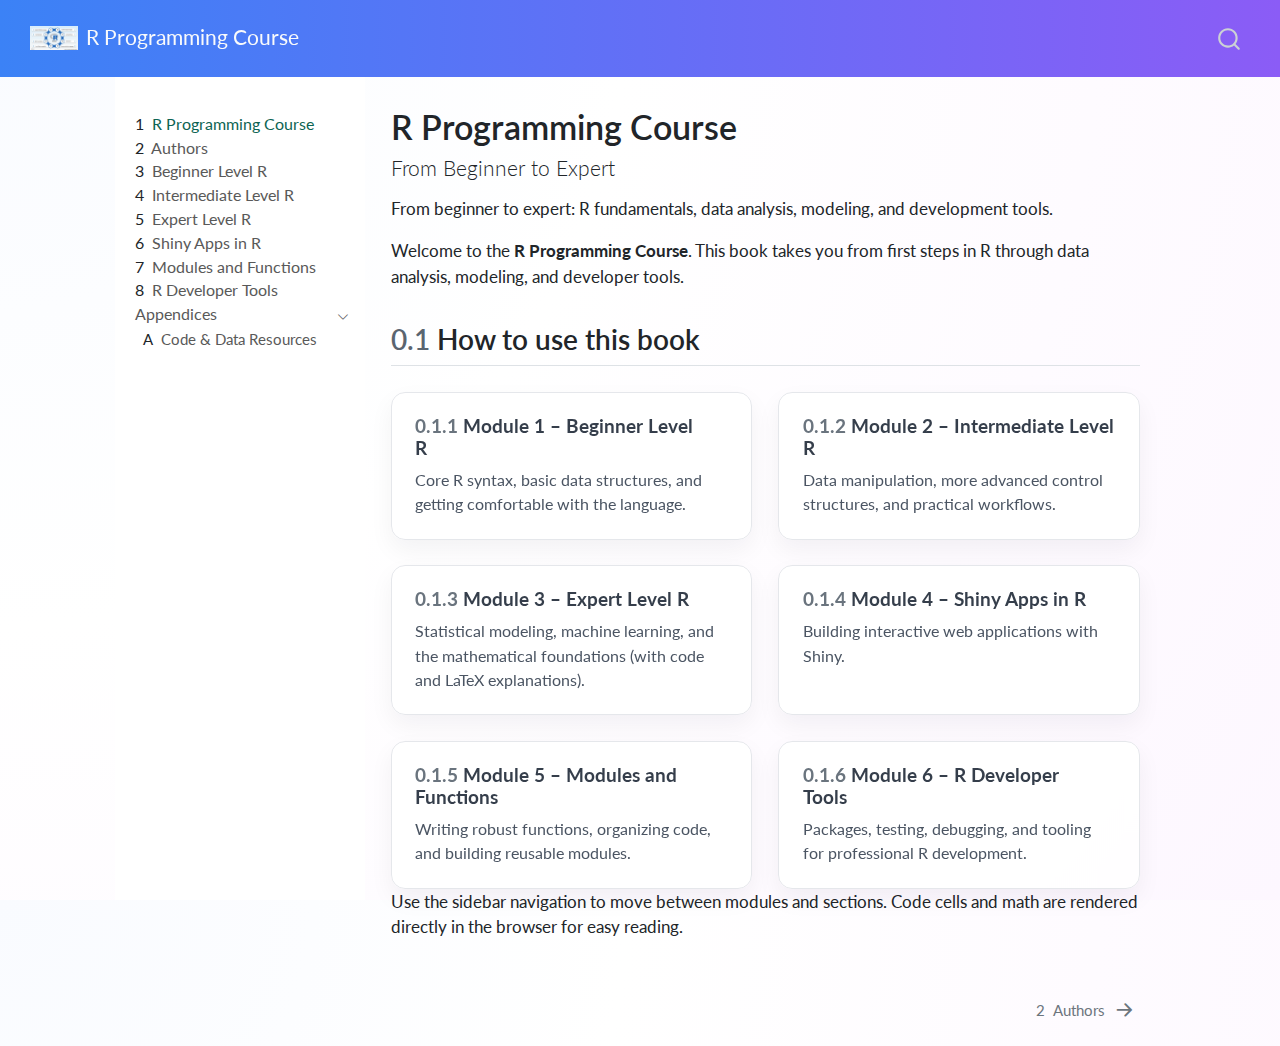
<file: index.html>
<!DOCTYPE html>
<html xmlns="http://www.w3.org/1999/xhtml" lang="en" xml:lang="en"><head>

<meta charset="utf-8">
<meta name="generator" content="quarto-1.8.26">

<meta name="viewport" content="width=device-width, initial-scale=1.0, user-scalable=yes">

<meta name="description" content="From beginner to expert: R fundamentals, data analysis, modeling, and development tools.">

<title>R Programming Course</title>
<style>
code{white-space: pre-wrap;}
span.smallcaps{font-variant: small-caps;}
div.columns{display: flex; gap: min(4vw, 1.5em);}
div.column{flex: auto; overflow-x: auto;}
div.hanging-indent{margin-left: 1.5em; text-indent: -1.5em;}
ul.task-list{list-style: none;}
ul.task-list li input[type="checkbox"] {
  width: 0.8em;
  margin: 0 0.8em 0.2em -1em; /* quarto-specific, see https://github.com/quarto-dev/quarto-cli/issues/4556 */ 
  vertical-align: middle;
}
</style>


<script src="site_libs/quarto-nav/quarto-nav.js"></script>
<script src="site_libs/quarto-nav/headroom.min.js"></script>
<script src="site_libs/clipboard/clipboard.min.js"></script>
<script src="site_libs/quarto-search/autocomplete.umd.js"></script>
<script src="site_libs/quarto-search/fuse.min.js"></script>
<script src="site_libs/quarto-search/quarto-search.js"></script>
<meta name="quarto:offset" content="./">
<link href="./authors.html" rel="next">
<script src="site_libs/quarto-html/quarto.js" type="module"></script>
<script src="site_libs/quarto-html/tabsets/tabsets.js" type="module"></script>
<script src="site_libs/quarto-html/axe/axe-check.js" type="module"></script>
<script src="site_libs/quarto-html/popper.min.js"></script>
<script src="site_libs/quarto-html/tippy.umd.min.js"></script>
<script src="site_libs/quarto-html/anchor.min.js"></script>
<link href="site_libs/quarto-html/tippy.css" rel="stylesheet">
<link href="site_libs/quarto-html/quarto-syntax-highlighting-587c61ba64f3a5504c4d52d930310e48.css" rel="stylesheet" id="quarto-text-highlighting-styles">
<script src="site_libs/bootstrap/bootstrap.min.js"></script>
<link href="site_libs/bootstrap/bootstrap-icons.css" rel="stylesheet">
<link href="site_libs/bootstrap/bootstrap-d4ddd70199c5344cde2833b50fd7d7ac.min.css" rel="stylesheet" append-hash="true" id="quarto-bootstrap" data-mode="light">
<script id="quarto-search-options" type="application/json">{
  "location": "navbar",
  "copy-button": false,
  "collapse-after": 3,
  "panel-placement": "end",
  "type": "overlay",
  "limit": 50,
  "keyboard-shortcut": [
    "f",
    "/",
    "s"
  ],
  "show-item-context": false,
  "language": {
    "search-no-results-text": "No results",
    "search-matching-documents-text": "matching documents",
    "search-copy-link-title": "Copy link to search",
    "search-hide-matches-text": "Hide additional matches",
    "search-more-match-text": "more match in this document",
    "search-more-matches-text": "more matches in this document",
    "search-clear-button-title": "Clear",
    "search-text-placeholder": "",
    "search-detached-cancel-button-title": "Cancel",
    "search-submit-button-title": "Submit",
    "search-label": "Search"
  }
}</script>
<style>html{ scroll-behavior: smooth; }</style>


<link rel="stylesheet" href="styles.css">
</head>

<body class="nav-sidebar floating nav-fixed fullcontent quarto-light">

<div id="quarto-search-results"></div>
  <header id="quarto-header" class="headroom fixed-top">
    <nav class="navbar navbar-expand-lg " data-bs-theme="dark">
      <div class="navbar-container container-fluid">
      <div class="navbar-brand-container mx-auto">
    <a href="./index.html" class="navbar-brand navbar-brand-logo">
    <img src="./logo.webp" alt="" class="navbar-logo light-content">
    <img src="./logo.webp" alt="" class="navbar-logo dark-content">
    </a>
    <a class="navbar-brand" href="./index.html">
    <span class="navbar-title">R Programming Course</span>
    </a>
  </div>
        <div class="quarto-navbar-tools tools-end">
</div>
          <div id="quarto-search" class="" title="Search"></div>
      </div> <!-- /container-fluid -->
    </nav>
  <nav class="quarto-secondary-nav">
    <div class="container-fluid d-flex">
      <button type="button" class="quarto-btn-toggle btn" data-bs-toggle="collapse" role="button" data-bs-target=".quarto-sidebar-collapse-item" aria-controls="quarto-sidebar" aria-expanded="false" aria-label="Toggle sidebar navigation" onclick="if (window.quartoToggleHeadroom) { window.quartoToggleHeadroom(); }">
        <i class="bi bi-layout-text-sidebar-reverse"></i>
      </button>
        <nav class="quarto-page-breadcrumbs" aria-label="breadcrumb"><ol class="breadcrumb"><li class="breadcrumb-item"><a href="./index.html"><span class="chapter-number">1</span>&nbsp; <span class="chapter-title">R Programming Course</span></a></li></ol></nav>
        <a class="flex-grow-1" role="navigation" data-bs-toggle="collapse" data-bs-target=".quarto-sidebar-collapse-item" aria-controls="quarto-sidebar" aria-expanded="false" aria-label="Toggle sidebar navigation" onclick="if (window.quartoToggleHeadroom) { window.quartoToggleHeadroom(); }">      
        </a>
    </div>
  </nav>
</header>
<!-- content -->
<div id="quarto-content" class="quarto-container page-columns page-rows-contents page-layout-article page-navbar">
<!-- sidebar -->
  <nav id="quarto-sidebar" class="sidebar collapse collapse-horizontal quarto-sidebar-collapse-item sidebar-navigation floating overflow-auto">
    <div class="sidebar-menu-container"> 
    <ul class="list-unstyled mt-1">
        <li class="sidebar-item">
  <div class="sidebar-item-container"> 
  <a href="./index.html" class="sidebar-item-text sidebar-link active">
 <span class="menu-text"><span class="chapter-number">1</span>&nbsp; <span class="chapter-title">R Programming Course</span></span></a>
  </div>
</li>
        <li class="sidebar-item">
  <div class="sidebar-item-container"> 
  <a href="./authors.html" class="sidebar-item-text sidebar-link">
 <span class="menu-text"><span class="chapter-number">2</span>&nbsp; <span class="chapter-title">Authors</span></span></a>
  </div>
</li>
        <li class="sidebar-item">
  <div class="sidebar-item-container"> 
  <a href="./1_Beginner_Level_R.html" class="sidebar-item-text sidebar-link">
 <span class="menu-text"><span class="chapter-number">3</span>&nbsp; <span class="chapter-title">Beginner Level R</span></span></a>
  </div>
</li>
        <li class="sidebar-item">
  <div class="sidebar-item-container"> 
  <a href="./2_Intermediate_Level_R.html" class="sidebar-item-text sidebar-link">
 <span class="menu-text"><span class="chapter-number">4</span>&nbsp; <span class="chapter-title">Intermediate Level R</span></span></a>
  </div>
</li>
        <li class="sidebar-item">
  <div class="sidebar-item-container"> 
  <a href="./3_Expert_Level_R.html" class="sidebar-item-text sidebar-link">
 <span class="menu-text"><span class="chapter-number">5</span>&nbsp; <span class="chapter-title">Expert Level R</span></span></a>
  </div>
</li>
        <li class="sidebar-item">
  <div class="sidebar-item-container"> 
  <a href="./4_Shiny_Apps_in_R.html" class="sidebar-item-text sidebar-link">
 <span class="menu-text"><span class="chapter-number">6</span>&nbsp; <span class="chapter-title">Shiny Apps in R</span></span></a>
  </div>
</li>
        <li class="sidebar-item">
  <div class="sidebar-item-container"> 
  <a href="./5_Modules_and_Functions.html" class="sidebar-item-text sidebar-link">
 <span class="menu-text"><span class="chapter-number">7</span>&nbsp; <span class="chapter-title">Modules and Functions</span></span></a>
  </div>
</li>
        <li class="sidebar-item">
  <div class="sidebar-item-container"> 
  <a href="./6_R_Developer_Tools.html" class="sidebar-item-text sidebar-link">
 <span class="menu-text"><span class="chapter-number">8</span>&nbsp; <span class="chapter-title">R Developer Tools</span></span></a>
  </div>
</li>
        <li class="sidebar-item sidebar-item-section">
      <div class="sidebar-item-container"> 
            <a class="sidebar-item-text sidebar-link text-start" data-bs-toggle="collapse" data-bs-target="#quarto-sidebar-section-1" role="navigation" aria-expanded="true">
 <span class="menu-text">Appendices</span></a>
          <a class="sidebar-item-toggle text-start" data-bs-toggle="collapse" data-bs-target="#quarto-sidebar-section-1" role="navigation" aria-expanded="true" aria-label="Toggle section">
            <i class="bi bi-chevron-right ms-2"></i>
          </a> 
      </div>
      <ul id="quarto-sidebar-section-1" class="collapse list-unstyled sidebar-section depth1 show">  
          <li class="sidebar-item">
  <div class="sidebar-item-container"> 
  <a href="./appendix_resources.html" class="sidebar-item-text sidebar-link">
 <span class="menu-text"><span class="chapter-number">A</span>&nbsp; <span class="chapter-title">Code &amp; Data Resources</span></span></a>
  </div>
</li>
      </ul>
  </li>
    </ul>
    </div>
</nav>
<div id="quarto-sidebar-glass" class="quarto-sidebar-collapse-item" data-bs-toggle="collapse" data-bs-target=".quarto-sidebar-collapse-item"></div>
<!-- margin-sidebar -->
    
<!-- main -->
<main class="content" id="quarto-document-content">

<header id="title-block-header" class="quarto-title-block default">
<div class="quarto-title">
<h1 class="title">R Programming Course</h1>
<p class="subtitle lead">From Beginner to Expert</p>
</div>

<div>
  <div class="description">
    From beginner to expert: R fundamentals, data analysis, modeling, and development tools.
  </div>
</div>


<div class="quarto-title-meta">

    
  
    
  </div>
  


</header>


<p>Welcome to the <strong>R Programming Course</strong>. This book takes you from first steps in R through data analysis, modeling, and developer tools.</p>
<section id="how-to-use-this-book" class="level2" data-number="0.1">
<h2 data-number="0.1" class="anchored" data-anchor-id="how-to-use-this-book"><span class="header-section-number">0.1</span> How to use this book</h2>
<div class="module-grid">
<section id="module-1-beginner-level-r" class="level3 module-card" data-number="0.1.1">
<h3 data-number="0.1.1" class="anchored" data-anchor-id="module-1-beginner-level-r"><span class="header-section-number">0.1.1</span> Module 1 – Beginner Level R</h3>
<p>Core R syntax, basic data structures, and getting comfortable with the language.</p>
</section>
<section id="module-2-intermediate-level-r" class="level3 module-card" data-number="0.1.2">
<h3 data-number="0.1.2" class="anchored" data-anchor-id="module-2-intermediate-level-r"><span class="header-section-number">0.1.2</span> Module 2 – Intermediate Level R</h3>
<p>Data manipulation, more advanced control structures, and practical workflows.</p>
</section>
<section id="module-3-expert-level-r" class="level3 module-card" data-number="0.1.3">
<h3 data-number="0.1.3" class="anchored" data-anchor-id="module-3-expert-level-r"><span class="header-section-number">0.1.3</span> Module 3 – Expert Level R</h3>
<p>Statistical modeling, machine learning, and the mathematical foundations (with code and LaTeX explanations).</p>
</section>
<section id="module-4-shiny-apps-in-r" class="level3 module-card" data-number="0.1.4">
<h3 data-number="0.1.4" class="anchored" data-anchor-id="module-4-shiny-apps-in-r"><span class="header-section-number">0.1.4</span> Module 4 – Shiny Apps in R</h3>
<p>Building interactive web applications with Shiny.</p>
</section>
<section id="module-5-modules-and-functions" class="level3 module-card" data-number="0.1.5">
<h3 data-number="0.1.5" class="anchored" data-anchor-id="module-5-modules-and-functions"><span class="header-section-number">0.1.5</span> Module 5 – Modules and Functions</h3>
<p>Writing robust functions, organizing code, and building reusable modules.</p>
</section>
<section id="module-6-r-developer-tools" class="level3 module-card" data-number="0.1.6">
<h3 data-number="0.1.6" class="anchored" data-anchor-id="module-6-r-developer-tools"><span class="header-section-number">0.1.6</span> Module 6 – R Developer Tools</h3>
<p>Packages, testing, debugging, and tooling for professional R development.</p>
</section>
</div>
<p>Use the sidebar navigation to move between modules and sections. Code cells and math are rendered directly in the browser for easy reading.</p>


</section>

</main> <!-- /main -->
<script id="quarto-html-after-body" type="application/javascript">
  window.document.addEventListener("DOMContentLoaded", function (event) {
    const icon = "";
    const anchorJS = new window.AnchorJS();
    anchorJS.options = {
      placement: 'right',
      icon: icon
    };
    anchorJS.add('.anchored');
    const isCodeAnnotation = (el) => {
      for (const clz of el.classList) {
        if (clz.startsWith('code-annotation-')) {                     
          return true;
        }
      }
      return false;
    }
    const onCopySuccess = function(e) {
      // button target
      const button = e.trigger;
      // don't keep focus
      button.blur();
      // flash "checked"
      button.classList.add('code-copy-button-checked');
      var currentTitle = button.getAttribute("title");
      button.setAttribute("title", "Copied!");
      let tooltip;
      if (window.bootstrap) {
        button.setAttribute("data-bs-toggle", "tooltip");
        button.setAttribute("data-bs-placement", "left");
        button.setAttribute("data-bs-title", "Copied!");
        tooltip = new bootstrap.Tooltip(button, 
          { trigger: "manual", 
            customClass: "code-copy-button-tooltip",
            offset: [0, -8]});
        tooltip.show();    
      }
      setTimeout(function() {
        if (tooltip) {
          tooltip.hide();
          button.removeAttribute("data-bs-title");
          button.removeAttribute("data-bs-toggle");
          button.removeAttribute("data-bs-placement");
        }
        button.setAttribute("title", currentTitle);
        button.classList.remove('code-copy-button-checked');
      }, 1000);
      // clear code selection
      e.clearSelection();
    }
    const getTextToCopy = function(trigger) {
      const outerScaffold = trigger.parentElement.cloneNode(true);
      const codeEl = outerScaffold.querySelector('code');
      for (const childEl of codeEl.children) {
        if (isCodeAnnotation(childEl)) {
          childEl.remove();
        }
      }
      return codeEl.innerText;
    }
    const clipboard = new window.ClipboardJS('.code-copy-button:not([data-in-quarto-modal])', {
      text: getTextToCopy
    });
    clipboard.on('success', onCopySuccess);
    if (window.document.getElementById('quarto-embedded-source-code-modal')) {
      const clipboardModal = new window.ClipboardJS('.code-copy-button[data-in-quarto-modal]', {
        text: getTextToCopy,
        container: window.document.getElementById('quarto-embedded-source-code-modal')
      });
      clipboardModal.on('success', onCopySuccess);
    }
      var localhostRegex = new RegExp(/^(?:http|https):\/\/localhost\:?[0-9]*\//);
      var mailtoRegex = new RegExp(/^mailto:/);
        var filterRegex = new RegExp('/' + window.location.host + '/');
      var isInternal = (href) => {
          return filterRegex.test(href) || localhostRegex.test(href) || mailtoRegex.test(href);
      }
      // Inspect non-navigation links and adorn them if external
     var links = window.document.querySelectorAll('a[href]:not(.nav-link):not(.navbar-brand):not(.toc-action):not(.sidebar-link):not(.sidebar-item-toggle):not(.pagination-link):not(.no-external):not([aria-hidden]):not(.dropdown-item):not(.quarto-navigation-tool):not(.about-link)');
      for (var i=0; i<links.length; i++) {
        const link = links[i];
        if (!isInternal(link.href)) {
          // undo the damage that might have been done by quarto-nav.js in the case of
          // links that we want to consider external
          if (link.dataset.originalHref !== undefined) {
            link.href = link.dataset.originalHref;
          }
            // target, if specified
            link.setAttribute("target", "_blank");
            if (link.getAttribute("rel") === null) {
              link.setAttribute("rel", "noopener");
            }
        }
      }
    function tippyHover(el, contentFn, onTriggerFn, onUntriggerFn) {
      const config = {
        allowHTML: true,
        maxWidth: 500,
        delay: 100,
        arrow: false,
        appendTo: function(el) {
            return el.parentElement;
        },
        interactive: true,
        interactiveBorder: 10,
        theme: 'quarto',
        placement: 'bottom-start',
      };
      if (contentFn) {
        config.content = contentFn;
      }
      if (onTriggerFn) {
        config.onTrigger = onTriggerFn;
      }
      if (onUntriggerFn) {
        config.onUntrigger = onUntriggerFn;
      }
      window.tippy(el, config); 
    }
    const noterefs = window.document.querySelectorAll('a[role="doc-noteref"]');
    for (var i=0; i<noterefs.length; i++) {
      const ref = noterefs[i];
      tippyHover(ref, function() {
        // use id or data attribute instead here
        let href = ref.getAttribute('data-footnote-href') || ref.getAttribute('href');
        try { href = new URL(href).hash; } catch {}
        const id = href.replace(/^#\/?/, "");
        const note = window.document.getElementById(id);
        if (note) {
          return note.innerHTML;
        } else {
          return "";
        }
      });
    }
    const xrefs = window.document.querySelectorAll('a.quarto-xref');
    const processXRef = (id, note) => {
      // Strip column container classes
      const stripColumnClz = (el) => {
        el.classList.remove("page-full", "page-columns");
        if (el.children) {
          for (const child of el.children) {
            stripColumnClz(child);
          }
        }
      }
      stripColumnClz(note)
      if (id === null || id.startsWith('sec-')) {
        // Special case sections, only their first couple elements
        const container = document.createElement("div");
        if (note.children && note.children.length > 2) {
          container.appendChild(note.children[0].cloneNode(true));
          for (let i = 1; i < note.children.length; i++) {
            const child = note.children[i];
            if (child.tagName === "P" && child.innerText === "") {
              continue;
            } else {
              container.appendChild(child.cloneNode(true));
              break;
            }
          }
          if (window.Quarto?.typesetMath) {
            window.Quarto.typesetMath(container);
          }
          return container.innerHTML
        } else {
          if (window.Quarto?.typesetMath) {
            window.Quarto.typesetMath(note);
          }
          return note.innerHTML;
        }
      } else {
        // Remove any anchor links if they are present
        const anchorLink = note.querySelector('a.anchorjs-link');
        if (anchorLink) {
          anchorLink.remove();
        }
        if (window.Quarto?.typesetMath) {
          window.Quarto.typesetMath(note);
        }
        if (note.classList.contains("callout")) {
          return note.outerHTML;
        } else {
          return note.innerHTML;
        }
      }
    }
    for (var i=0; i<xrefs.length; i++) {
      const xref = xrefs[i];
      tippyHover(xref, undefined, function(instance) {
        instance.disable();
        let url = xref.getAttribute('href');
        let hash = undefined; 
        if (url.startsWith('#')) {
          hash = url;
        } else {
          try { hash = new URL(url).hash; } catch {}
        }
        if (hash) {
          const id = hash.replace(/^#\/?/, "");
          const note = window.document.getElementById(id);
          if (note !== null) {
            try {
              const html = processXRef(id, note.cloneNode(true));
              instance.setContent(html);
            } finally {
              instance.enable();
              instance.show();
            }
          } else {
            // See if we can fetch this
            fetch(url.split('#')[0])
            .then(res => res.text())
            .then(html => {
              const parser = new DOMParser();
              const htmlDoc = parser.parseFromString(html, "text/html");
              const note = htmlDoc.getElementById(id);
              if (note !== null) {
                const html = processXRef(id, note);
                instance.setContent(html);
              } 
            }).finally(() => {
              instance.enable();
              instance.show();
            });
          }
        } else {
          // See if we can fetch a full url (with no hash to target)
          // This is a special case and we should probably do some content thinning / targeting
          fetch(url)
          .then(res => res.text())
          .then(html => {
            const parser = new DOMParser();
            const htmlDoc = parser.parseFromString(html, "text/html");
            const note = htmlDoc.querySelector('main.content');
            if (note !== null) {
              // This should only happen for chapter cross references
              // (since there is no id in the URL)
              // remove the first header
              if (note.children.length > 0 && note.children[0].tagName === "HEADER") {
                note.children[0].remove();
              }
              const html = processXRef(null, note);
              instance.setContent(html);
            } 
          }).finally(() => {
            instance.enable();
            instance.show();
          });
        }
      }, function(instance) {
      });
    }
        let selectedAnnoteEl;
        const selectorForAnnotation = ( cell, annotation) => {
          let cellAttr = 'data-code-cell="' + cell + '"';
          let lineAttr = 'data-code-annotation="' +  annotation + '"';
          const selector = 'span[' + cellAttr + '][' + lineAttr + ']';
          return selector;
        }
        const selectCodeLines = (annoteEl) => {
          const doc = window.document;
          const targetCell = annoteEl.getAttribute("data-target-cell");
          const targetAnnotation = annoteEl.getAttribute("data-target-annotation");
          const annoteSpan = window.document.querySelector(selectorForAnnotation(targetCell, targetAnnotation));
          const lines = annoteSpan.getAttribute("data-code-lines").split(",");
          const lineIds = lines.map((line) => {
            return targetCell + "-" + line;
          })
          let top = null;
          let height = null;
          let parent = null;
          if (lineIds.length > 0) {
              //compute the position of the single el (top and bottom and make a div)
              const el = window.document.getElementById(lineIds[0]);
              top = el.offsetTop;
              height = el.offsetHeight;
              parent = el.parentElement.parentElement;
            if (lineIds.length > 1) {
              const lastEl = window.document.getElementById(lineIds[lineIds.length - 1]);
              const bottom = lastEl.offsetTop + lastEl.offsetHeight;
              height = bottom - top;
            }
            if (top !== null && height !== null && parent !== null) {
              // cook up a div (if necessary) and position it 
              let div = window.document.getElementById("code-annotation-line-highlight");
              if (div === null) {
                div = window.document.createElement("div");
                div.setAttribute("id", "code-annotation-line-highlight");
                div.style.position = 'absolute';
                parent.appendChild(div);
              }
              div.style.top = top - 2 + "px";
              div.style.height = height + 4 + "px";
              div.style.left = 0;
              let gutterDiv = window.document.getElementById("code-annotation-line-highlight-gutter");
              if (gutterDiv === null) {
                gutterDiv = window.document.createElement("div");
                gutterDiv.setAttribute("id", "code-annotation-line-highlight-gutter");
                gutterDiv.style.position = 'absolute';
                const codeCell = window.document.getElementById(targetCell);
                const gutter = codeCell.querySelector('.code-annotation-gutter');
                gutter.appendChild(gutterDiv);
              }
              gutterDiv.style.top = top - 2 + "px";
              gutterDiv.style.height = height + 4 + "px";
            }
            selectedAnnoteEl = annoteEl;
          }
        };
        const unselectCodeLines = () => {
          const elementsIds = ["code-annotation-line-highlight", "code-annotation-line-highlight-gutter"];
          elementsIds.forEach((elId) => {
            const div = window.document.getElementById(elId);
            if (div) {
              div.remove();
            }
          });
          selectedAnnoteEl = undefined;
        };
          // Handle positioning of the toggle
      window.addEventListener(
        "resize",
        throttle(() => {
          elRect = undefined;
          if (selectedAnnoteEl) {
            selectCodeLines(selectedAnnoteEl);
          }
        }, 10)
      );
      function throttle(fn, ms) {
      let throttle = false;
      let timer;
        return (...args) => {
          if(!throttle) { // first call gets through
              fn.apply(this, args);
              throttle = true;
          } else { // all the others get throttled
              if(timer) clearTimeout(timer); // cancel #2
              timer = setTimeout(() => {
                fn.apply(this, args);
                timer = throttle = false;
              }, ms);
          }
        };
      }
        // Attach click handler to the DT
        const annoteDls = window.document.querySelectorAll('dt[data-target-cell]');
        for (const annoteDlNode of annoteDls) {
          annoteDlNode.addEventListener('click', (event) => {
            const clickedEl = event.target;
            if (clickedEl !== selectedAnnoteEl) {
              unselectCodeLines();
              const activeEl = window.document.querySelector('dt[data-target-cell].code-annotation-active');
              if (activeEl) {
                activeEl.classList.remove('code-annotation-active');
              }
              selectCodeLines(clickedEl);
              clickedEl.classList.add('code-annotation-active');
            } else {
              // Unselect the line
              unselectCodeLines();
              clickedEl.classList.remove('code-annotation-active');
            }
          });
        }
    const findCites = (el) => {
      const parentEl = el.parentElement;
      if (parentEl) {
        const cites = parentEl.dataset.cites;
        if (cites) {
          return {
            el,
            cites: cites.split(' ')
          };
        } else {
          return findCites(el.parentElement)
        }
      } else {
        return undefined;
      }
    };
    var bibliorefs = window.document.querySelectorAll('a[role="doc-biblioref"]');
    for (var i=0; i<bibliorefs.length; i++) {
      const ref = bibliorefs[i];
      const citeInfo = findCites(ref);
      if (citeInfo) {
        tippyHover(citeInfo.el, function() {
          var popup = window.document.createElement('div');
          citeInfo.cites.forEach(function(cite) {
            var citeDiv = window.document.createElement('div');
            citeDiv.classList.add('hanging-indent');
            citeDiv.classList.add('csl-entry');
            var biblioDiv = window.document.getElementById('ref-' + cite);
            if (biblioDiv) {
              citeDiv.innerHTML = biblioDiv.innerHTML;
            }
            popup.appendChild(citeDiv);
          });
          return popup.innerHTML;
        });
      }
    }
  });
  </script>
<nav class="page-navigation">
  <div class="nav-page nav-page-previous">
  </div>
  <div class="nav-page nav-page-next">
      <a href="./authors.html" class="pagination-link" aria-label="Authors">
        <span class="nav-page-text"><span class="chapter-number">2</span>&nbsp; <span class="chapter-title">Authors</span></span> <i class="bi bi-arrow-right-short"></i>
      </a>
  </div>
</nav>
</div> <!-- /content -->




<script src="site_libs/quarto-html/zenscroll-min.js"></script>
</body></html>
</file>
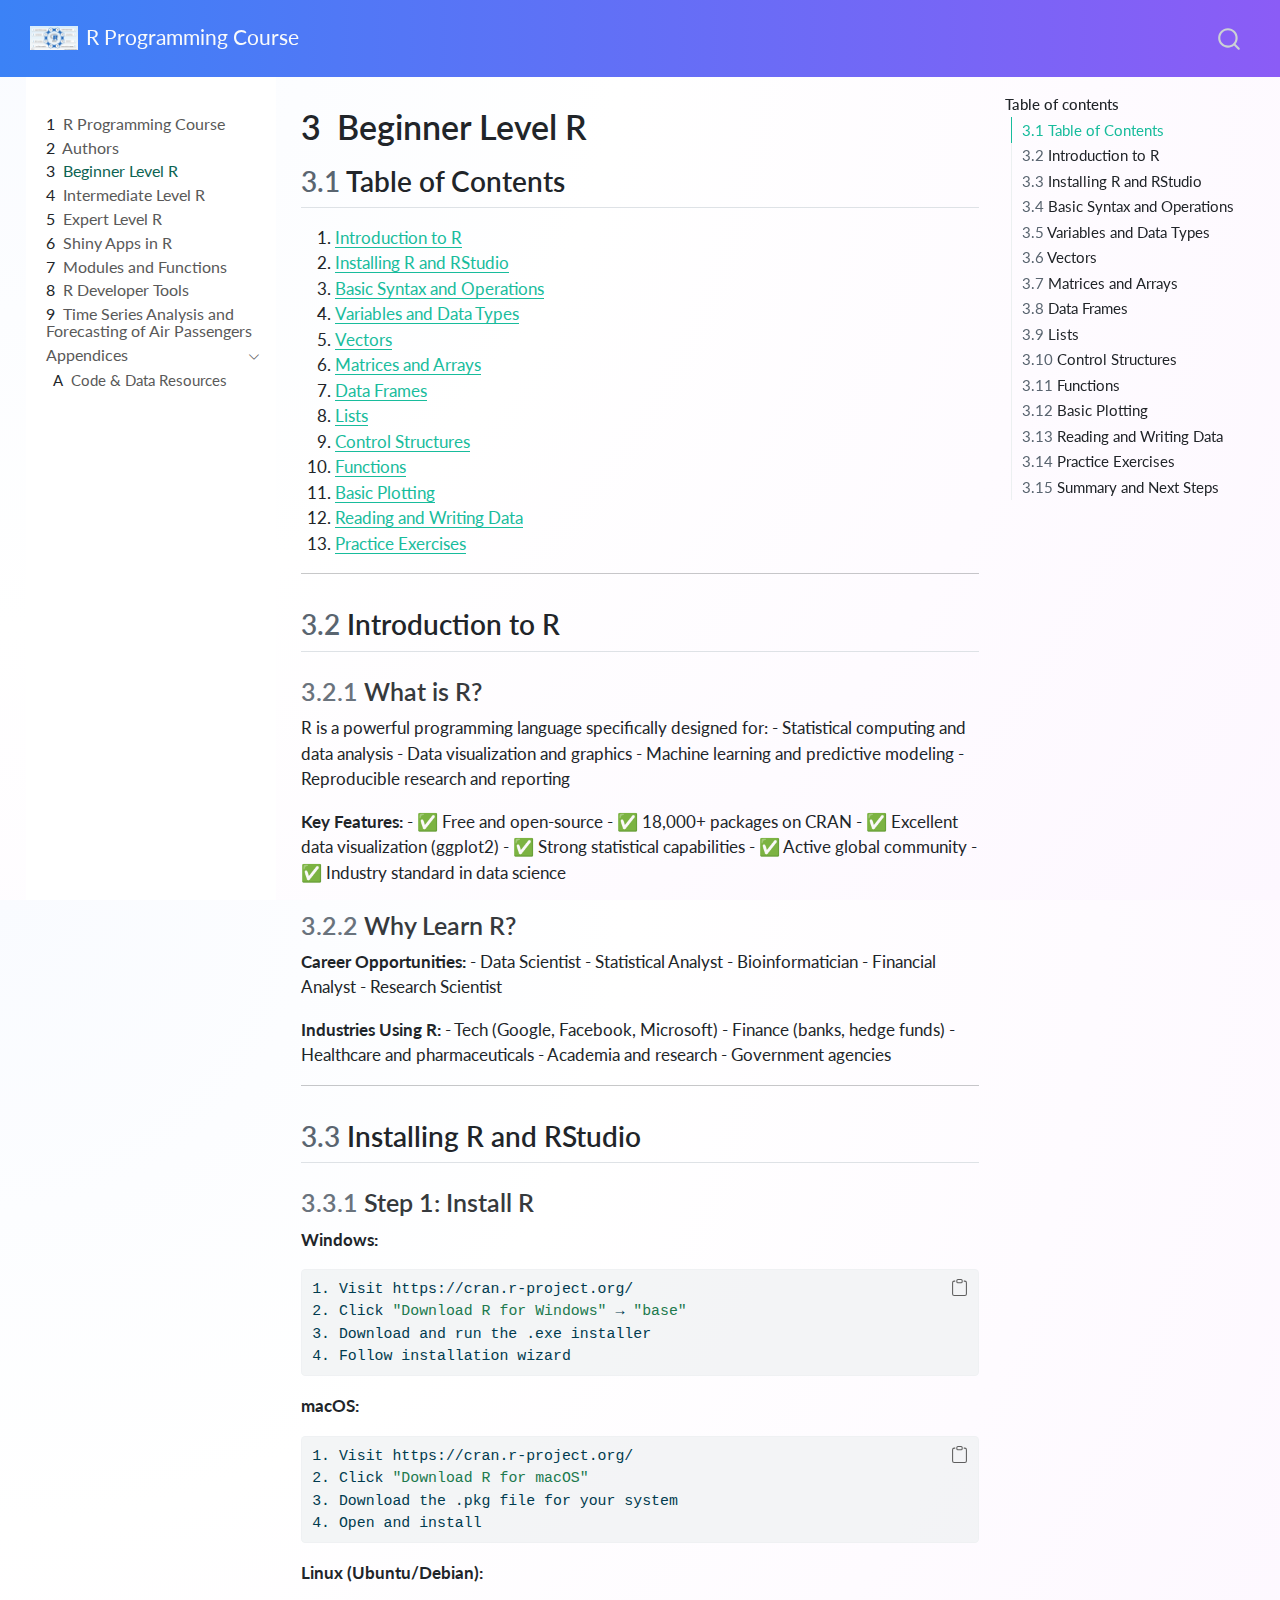
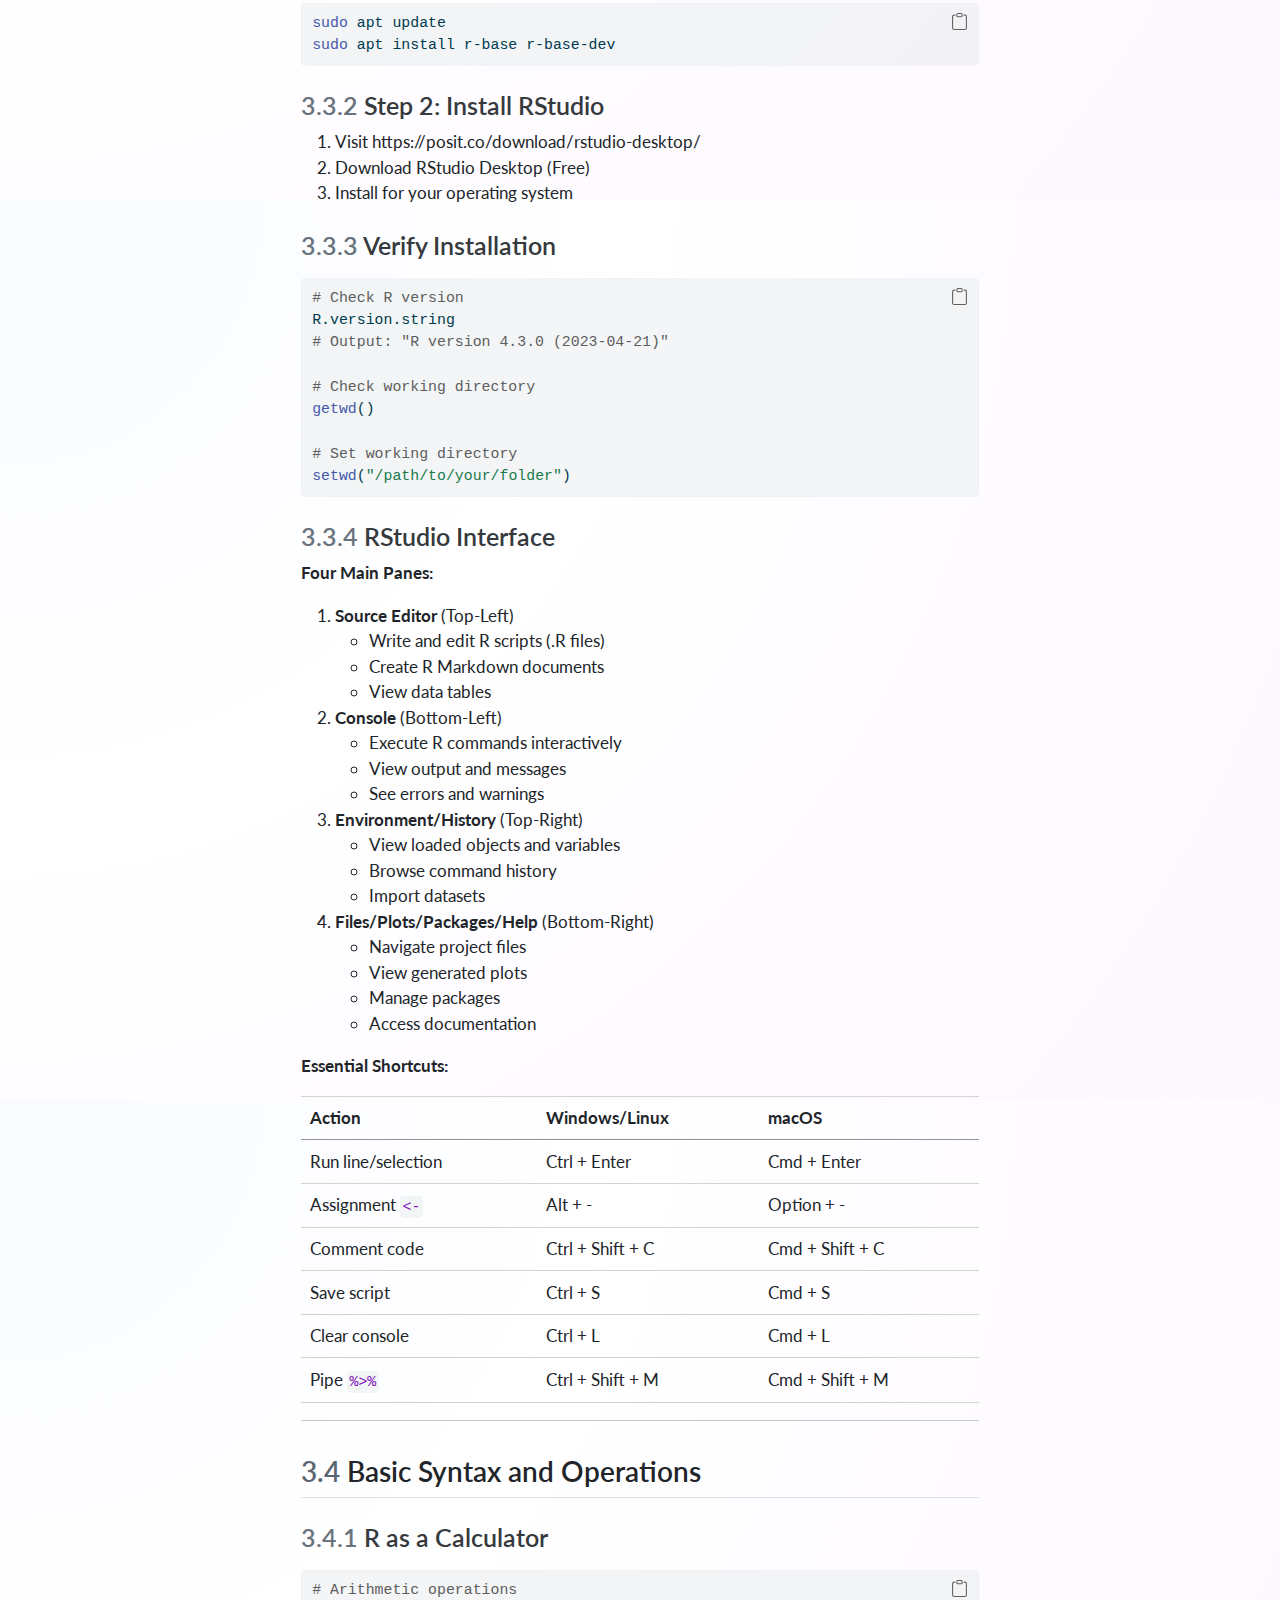
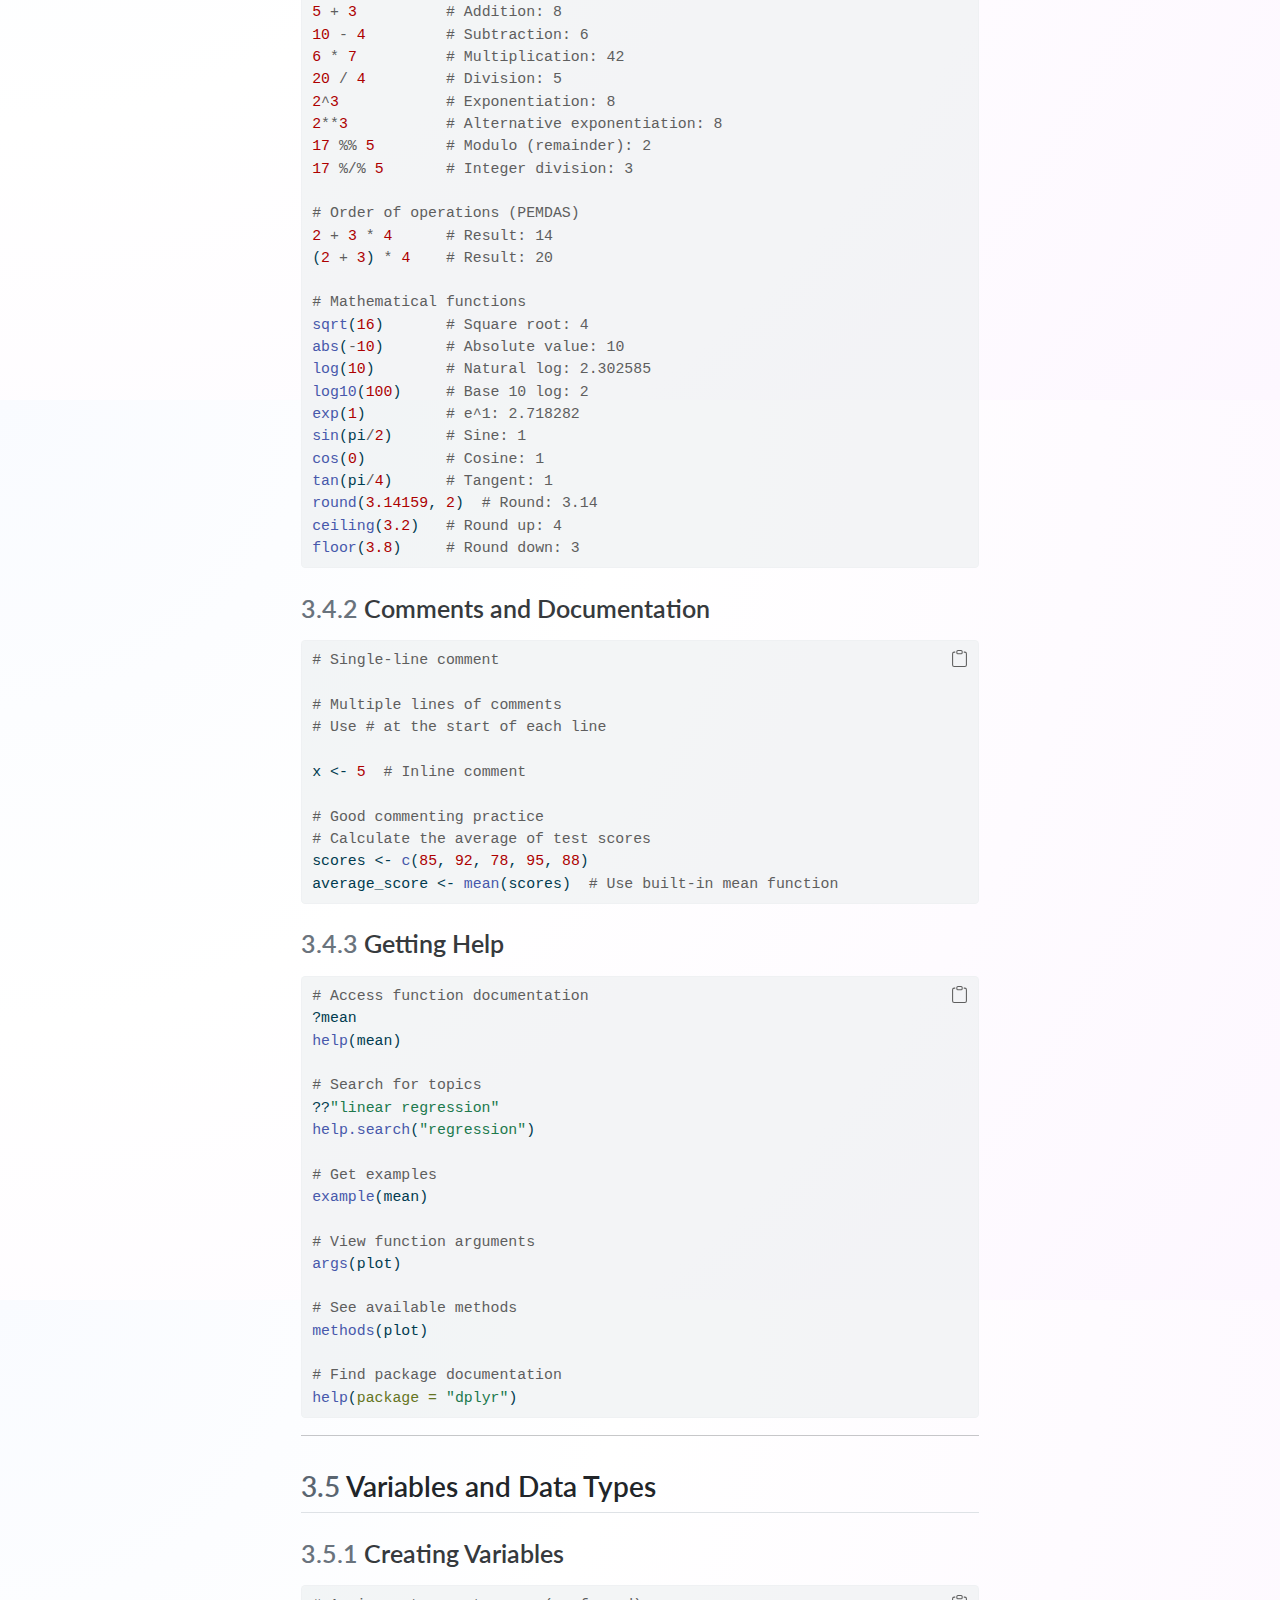
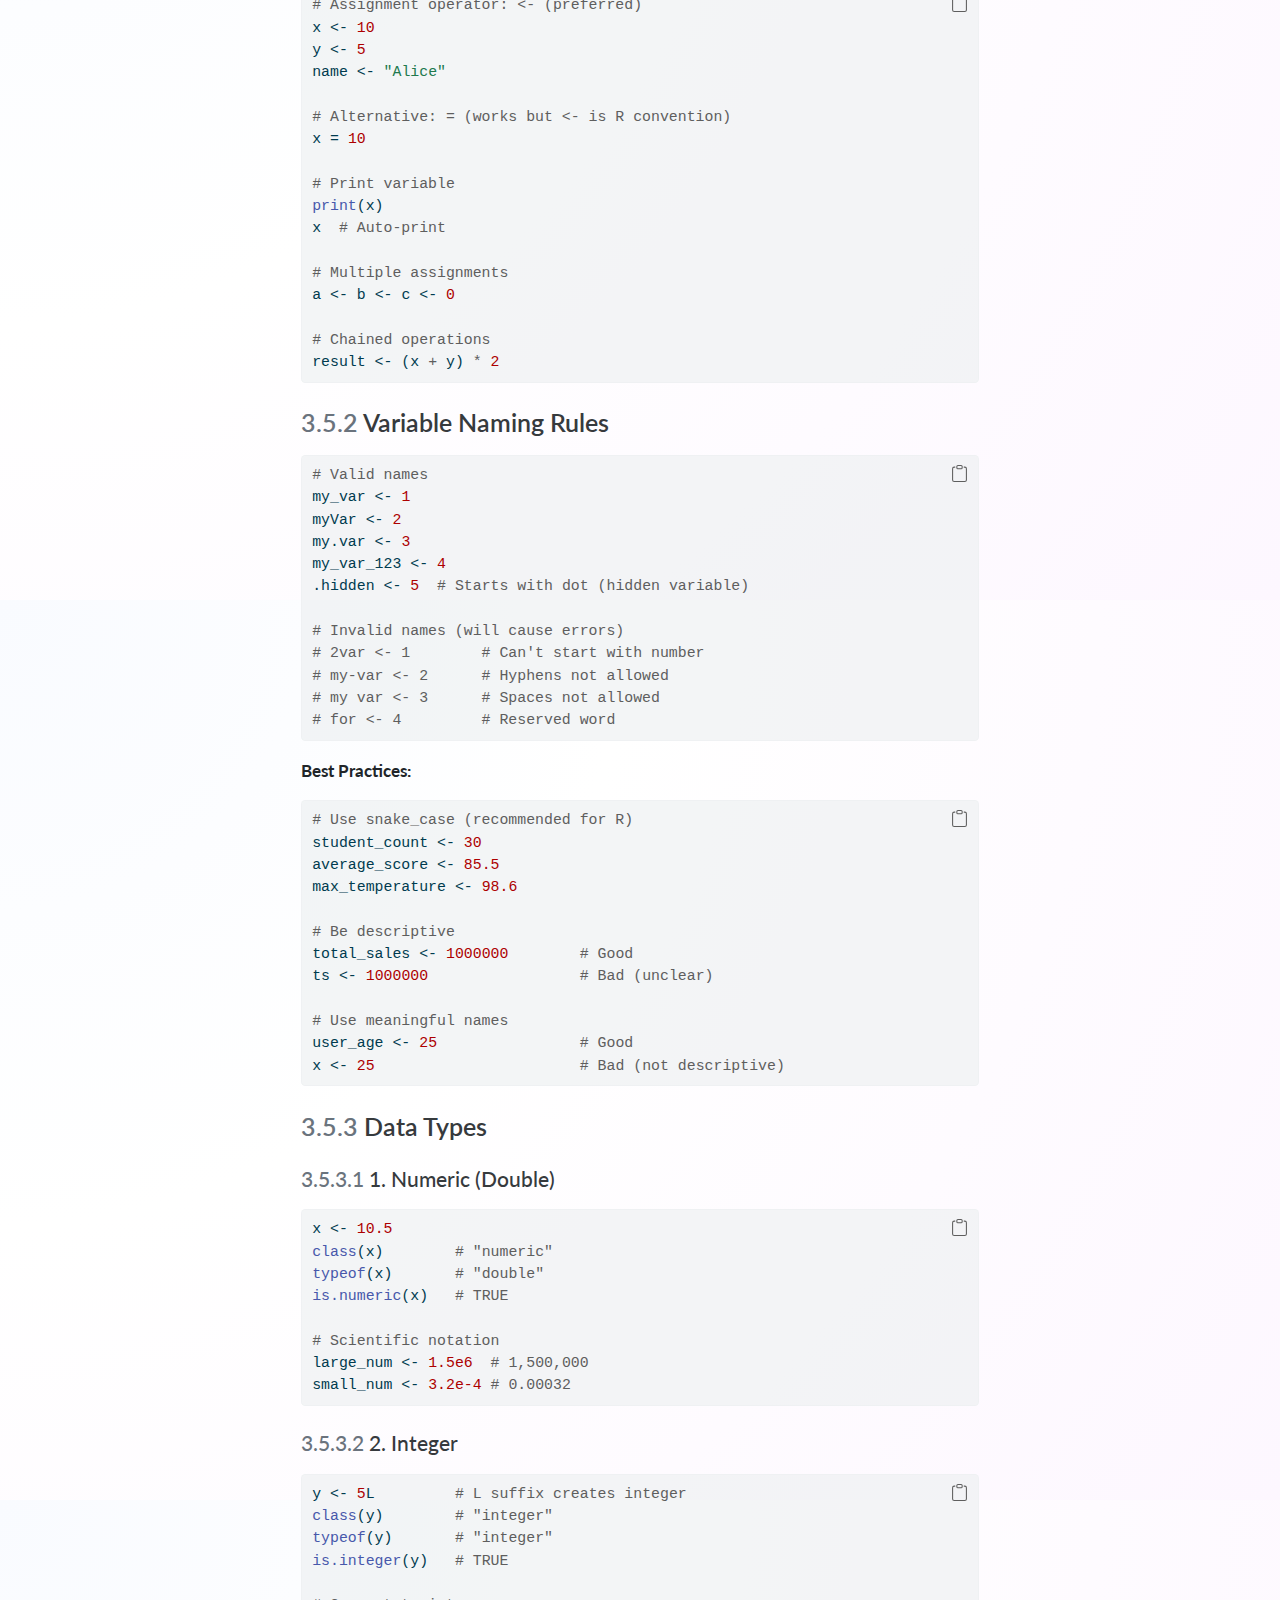
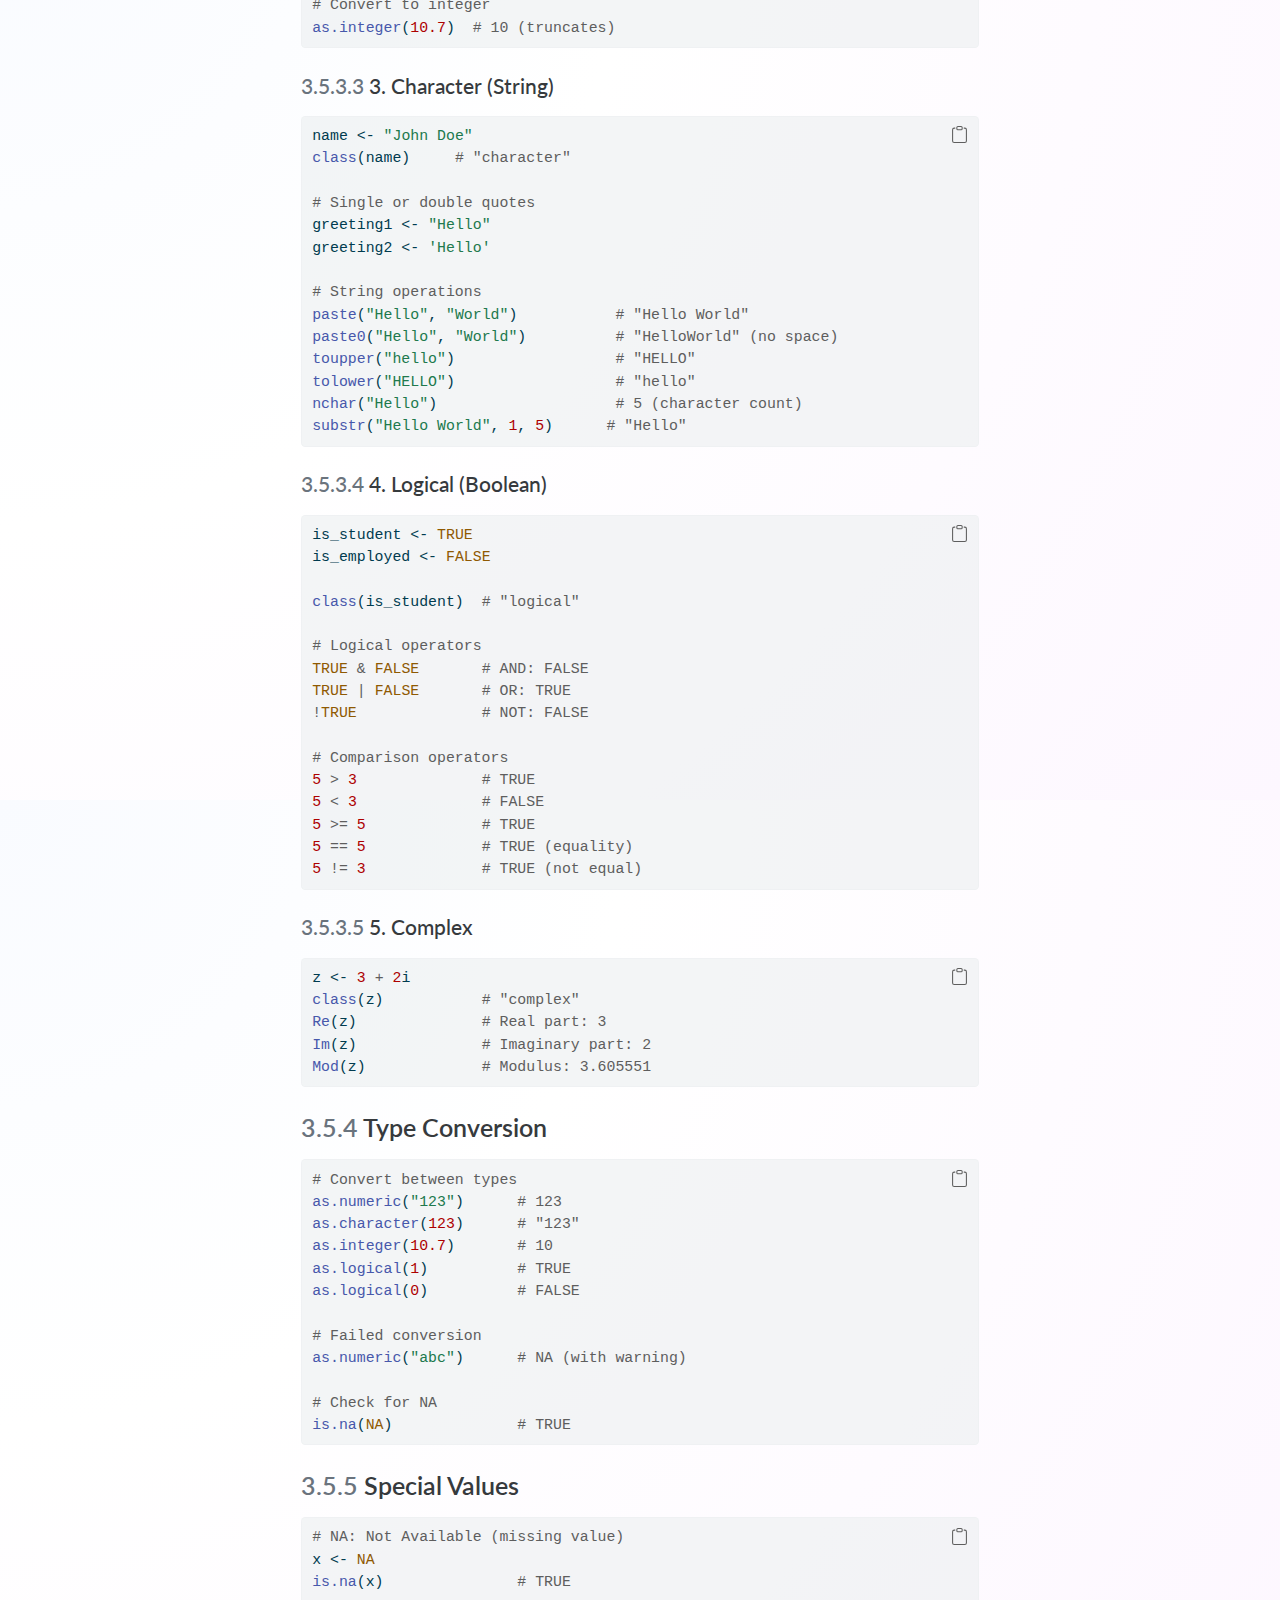
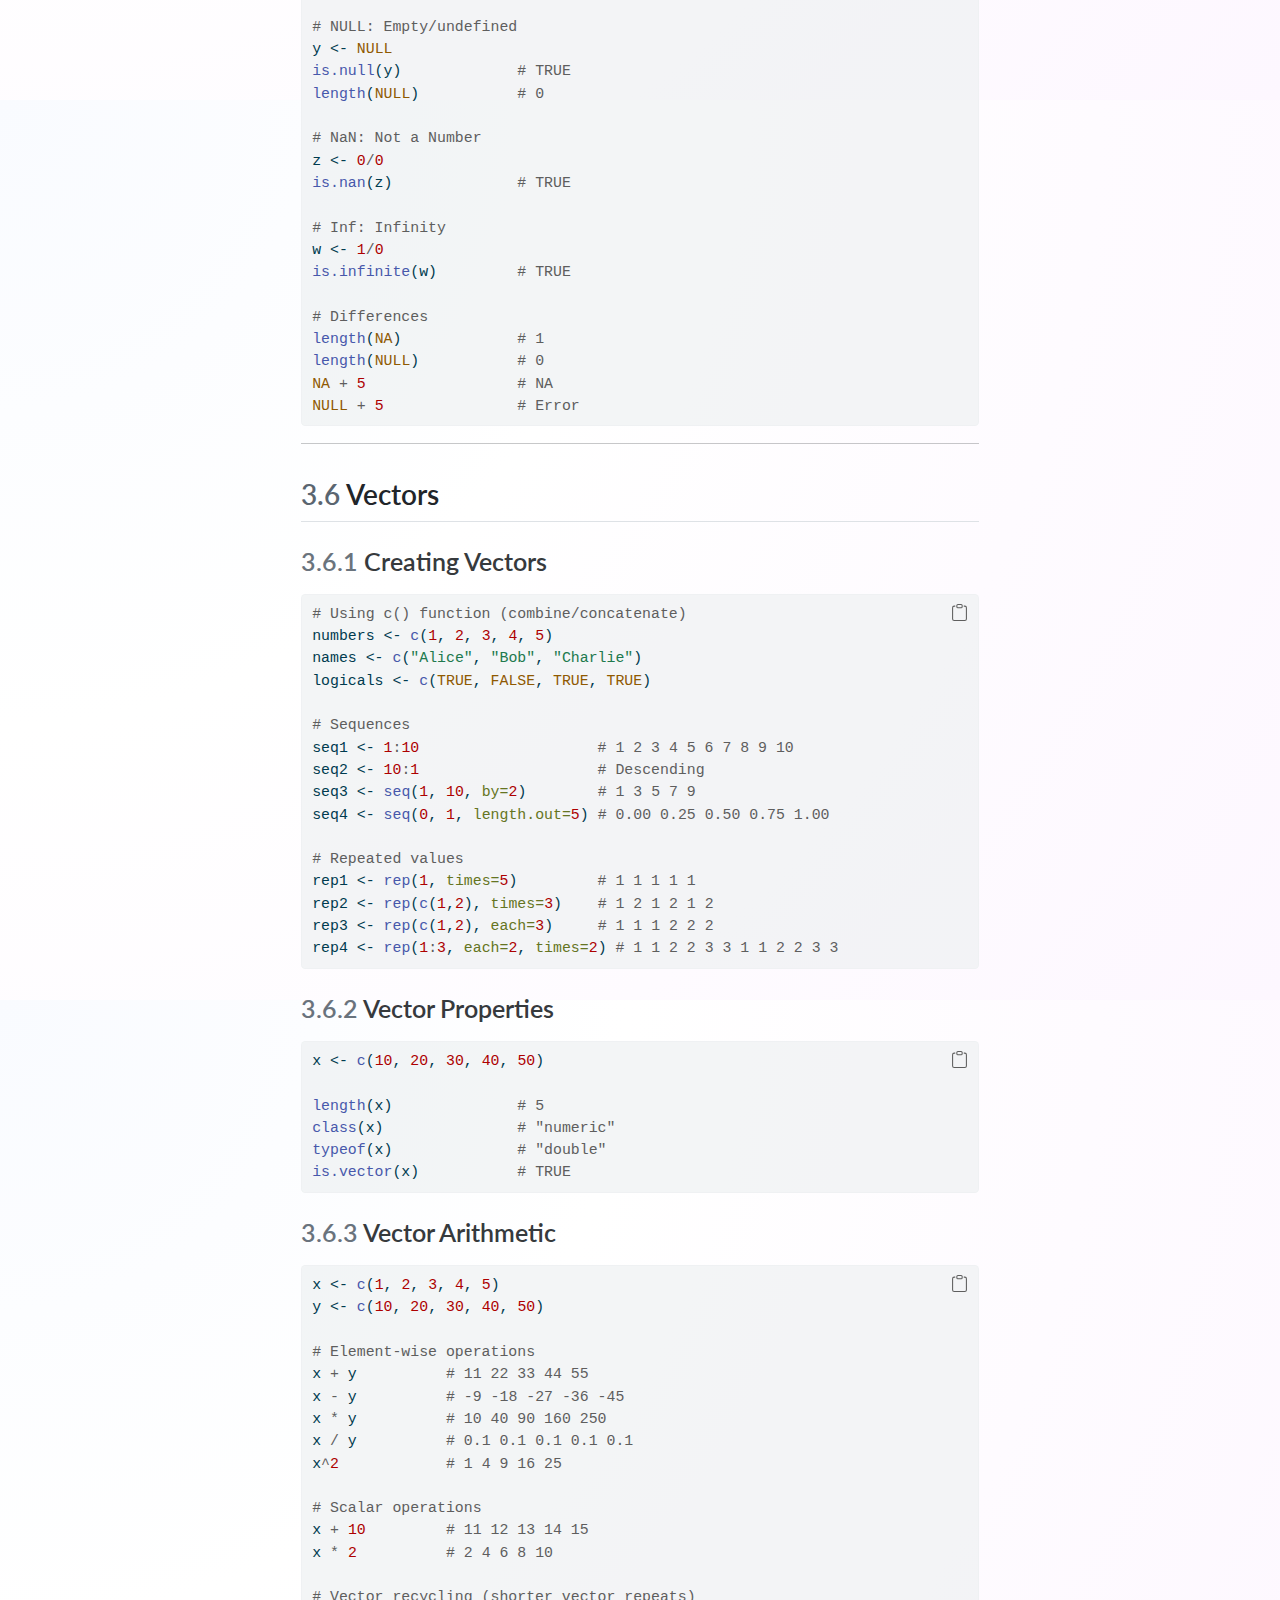
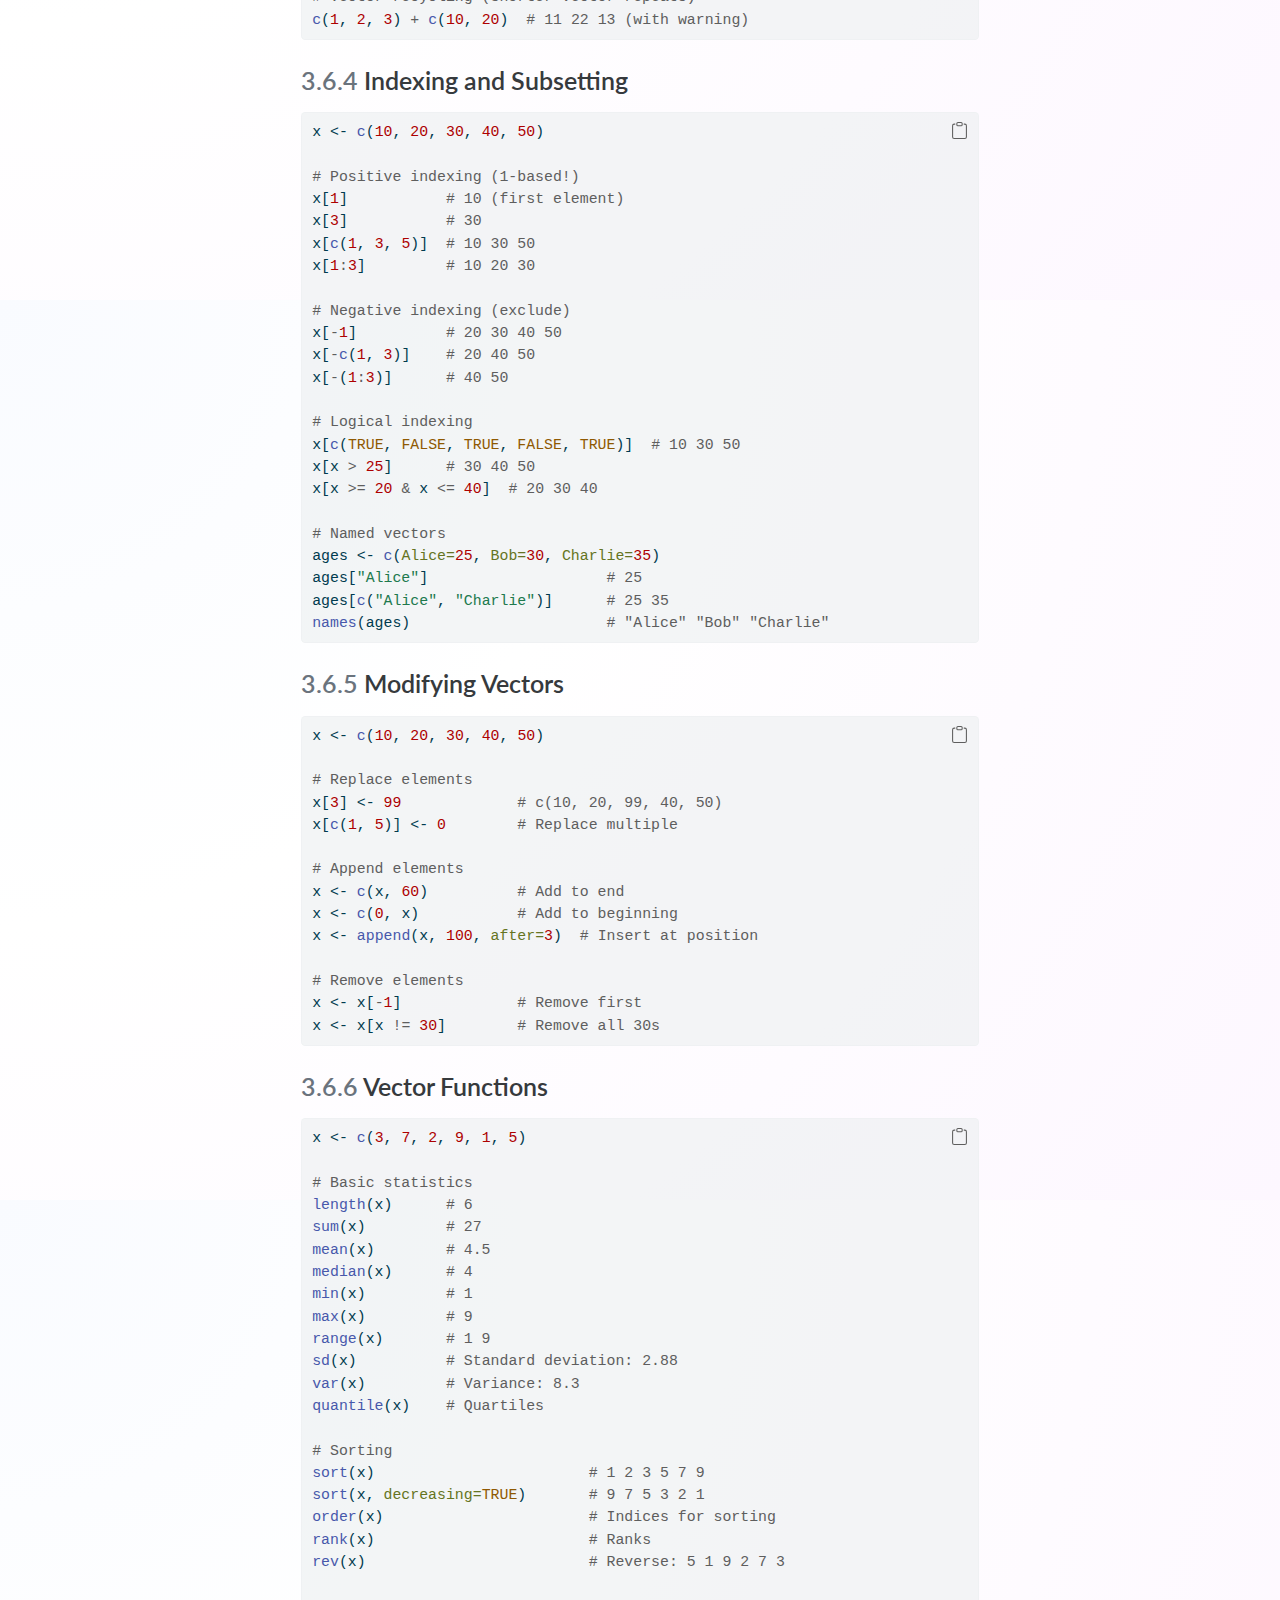
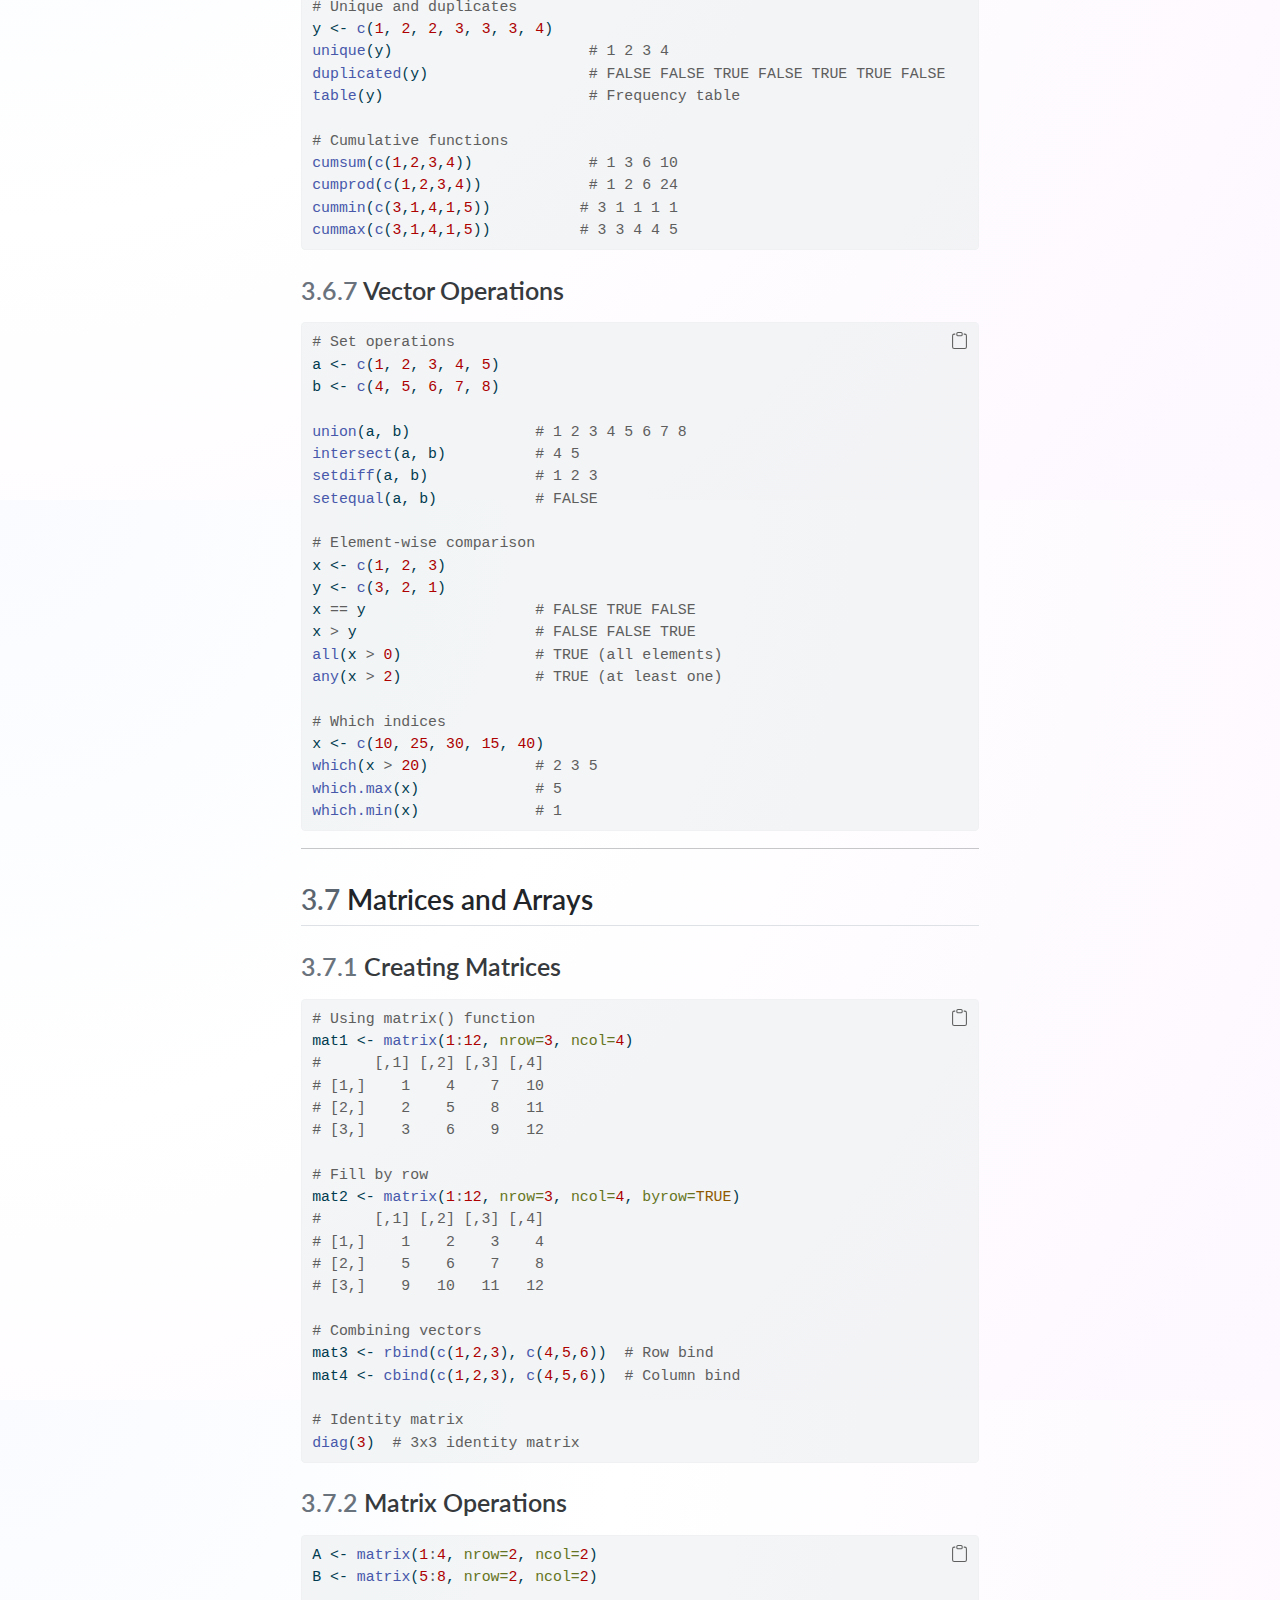
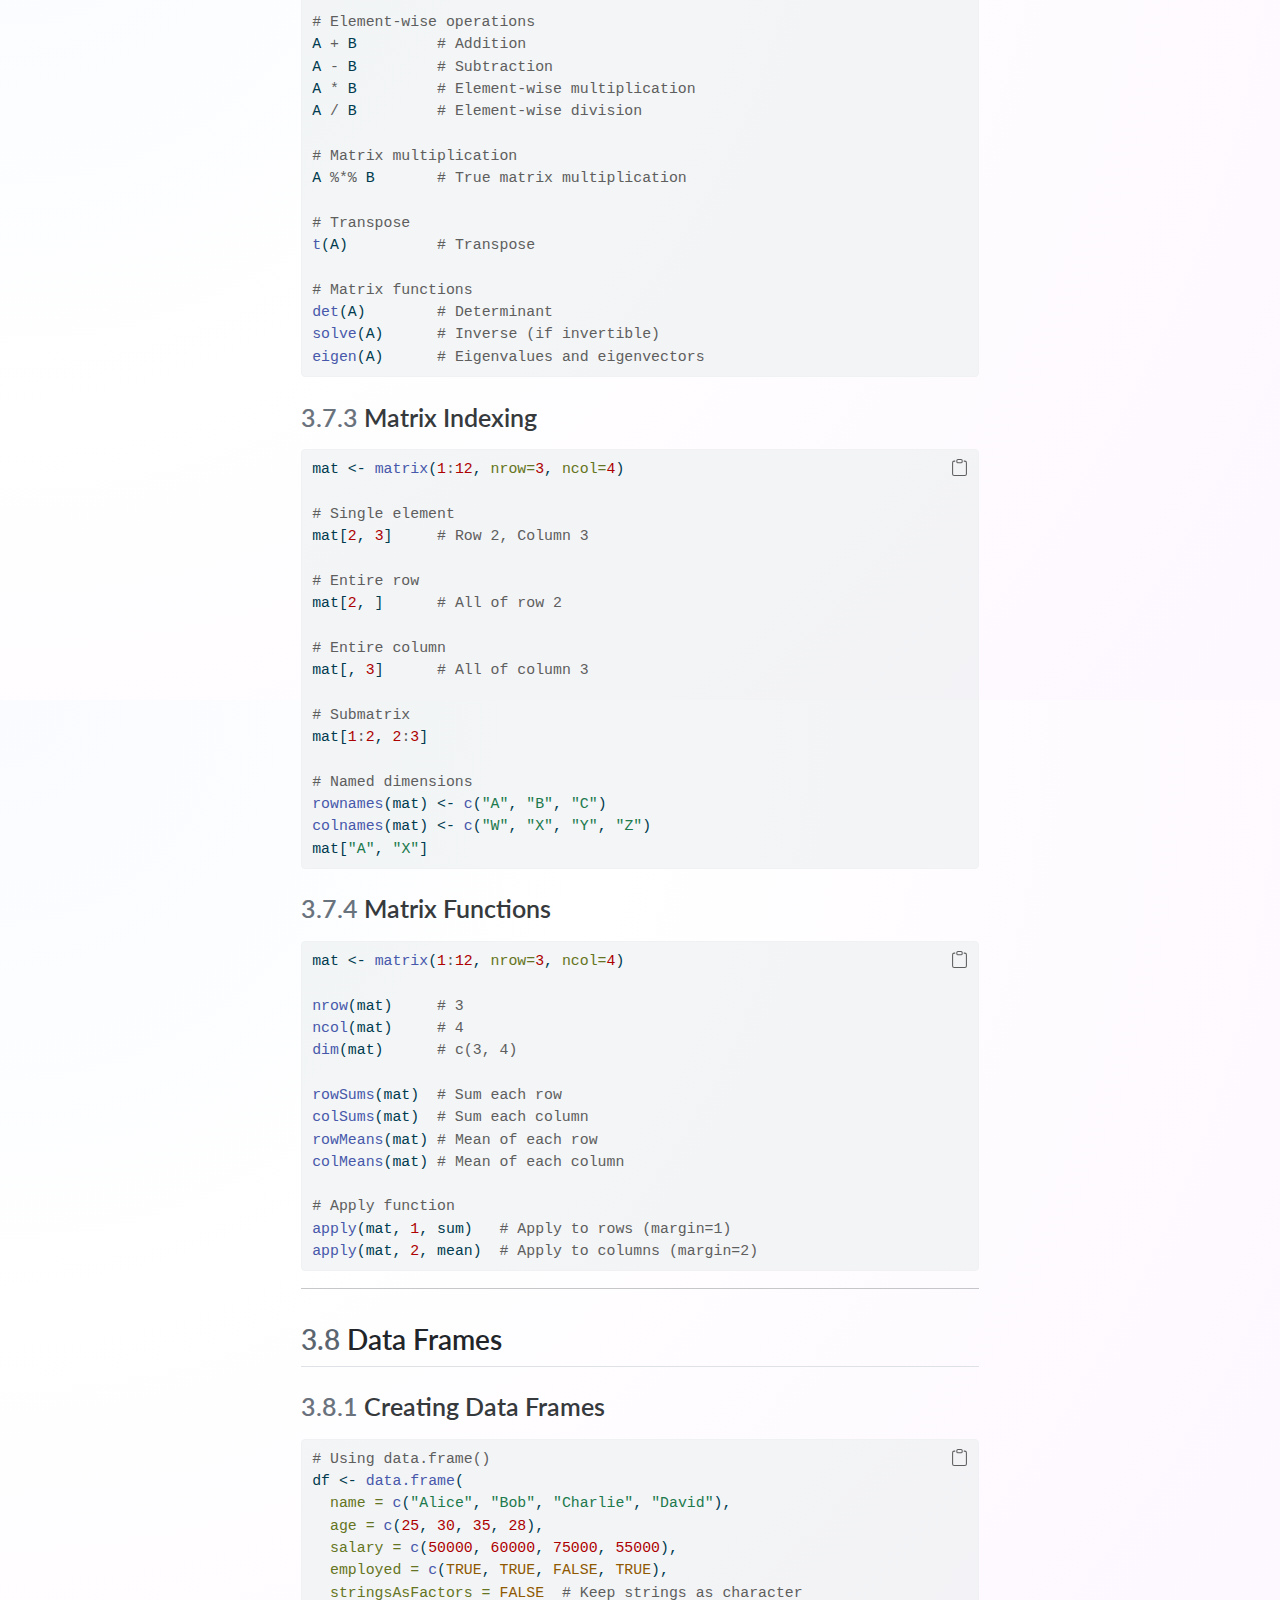
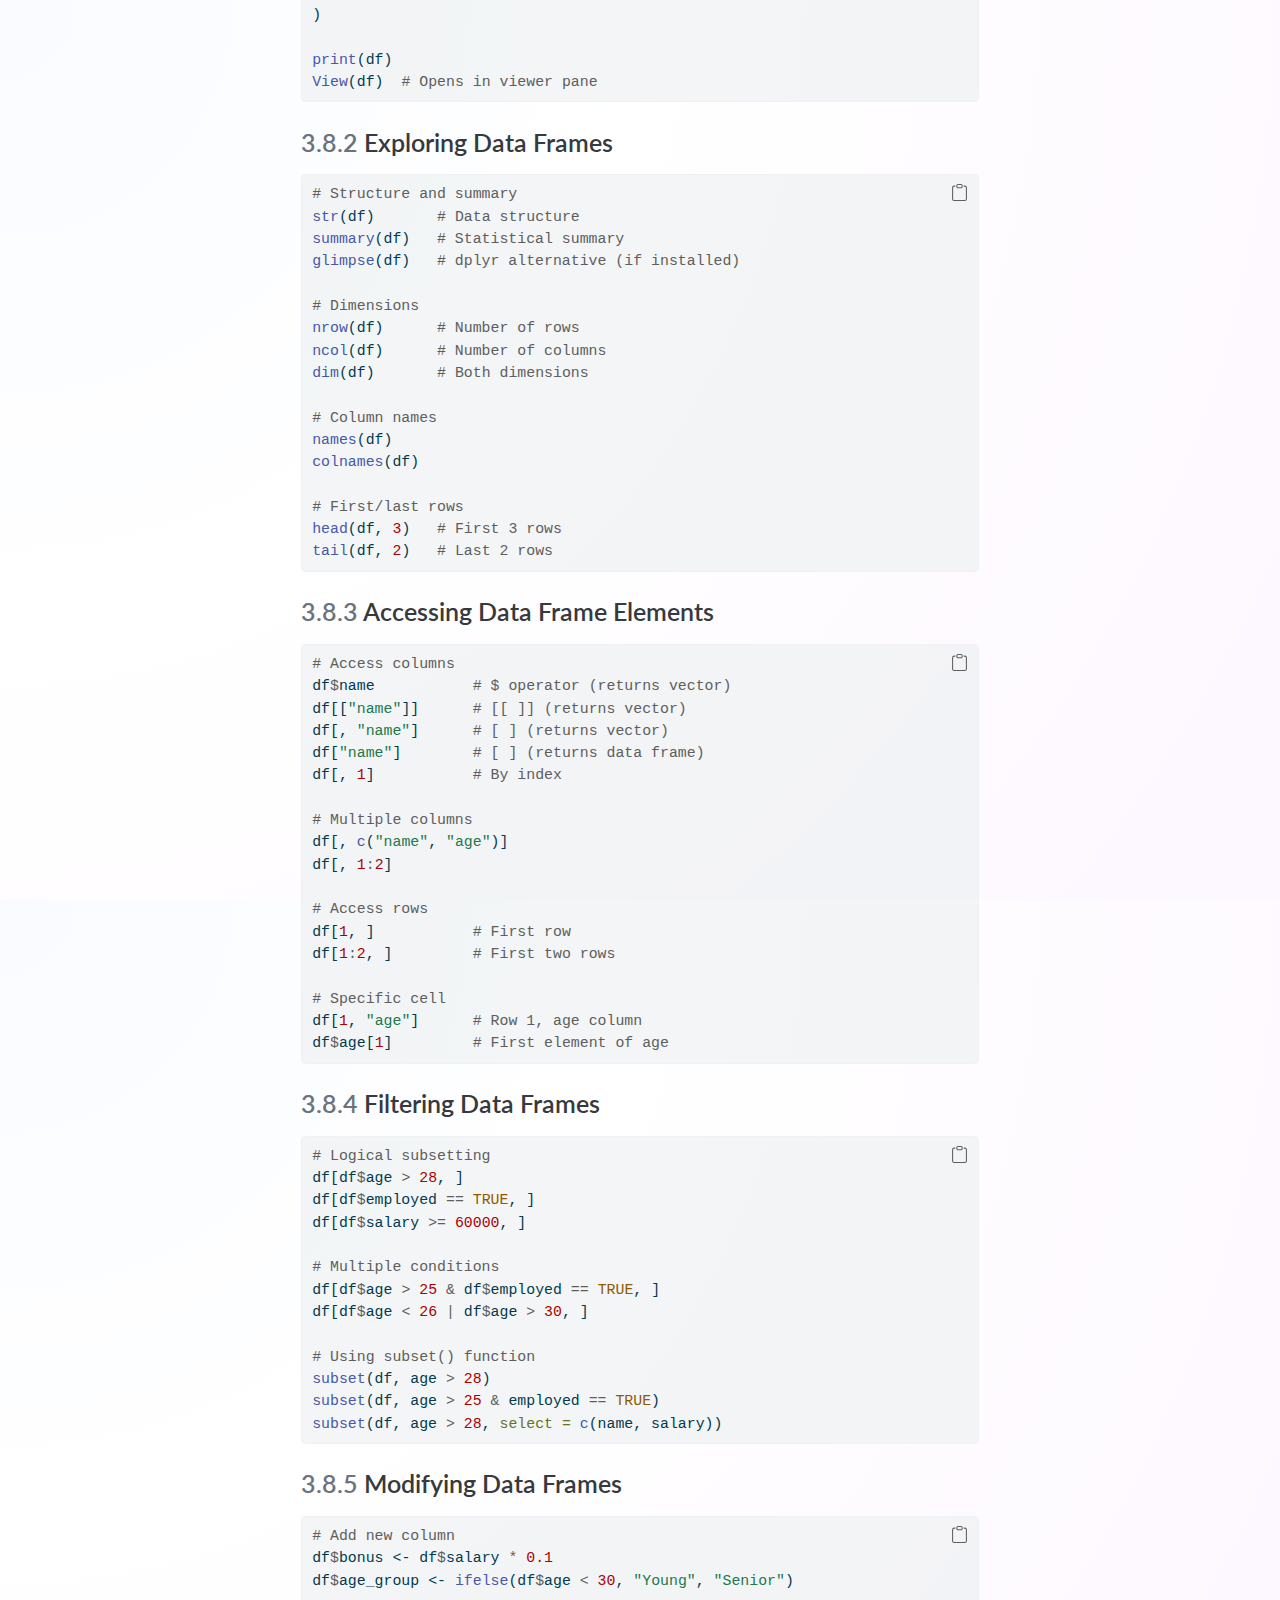
<file: 1_Beginner_Level_R.html>
<!DOCTYPE html>
<html xmlns="http://www.w3.org/1999/xhtml" lang="en" xml:lang="en"><head>

<meta charset="utf-8">
<meta name="generator" content="quarto-1.8.26">

<meta name="viewport" content="width=device-width, initial-scale=1.0, user-scalable=yes">

<meta name="description" content="From beginner to expert: R fundamentals, data analysis, modeling, and development tools.">

<title>3&nbsp; Beginner Level R – R Programming Course</title>
<style>
code{white-space: pre-wrap;}
span.smallcaps{font-variant: small-caps;}
div.columns{display: flex; gap: min(4vw, 1.5em);}
div.column{flex: auto; overflow-x: auto;}
div.hanging-indent{margin-left: 1.5em; text-indent: -1.5em;}
ul.task-list{list-style: none;}
ul.task-list li input[type="checkbox"] {
  width: 0.8em;
  margin: 0 0.8em 0.2em -1em; /* quarto-specific, see https://github.com/quarto-dev/quarto-cli/issues/4556 */ 
  vertical-align: middle;
}
/* CSS for syntax highlighting */
html { -webkit-text-size-adjust: 100%; }
pre > code.sourceCode { white-space: pre; position: relative; }
pre > code.sourceCode > span { display: inline-block; line-height: 1.25; }
pre > code.sourceCode > span:empty { height: 1.2em; }
.sourceCode { overflow: visible; }
code.sourceCode > span { color: inherit; text-decoration: inherit; }
div.sourceCode { margin: 1em 0; }
pre.sourceCode { margin: 0; }
@media screen {
div.sourceCode { overflow: auto; }
}
@media print {
pre > code.sourceCode { white-space: pre-wrap; }
pre > code.sourceCode > span { text-indent: -5em; padding-left: 5em; }
}
pre.numberSource code
  { counter-reset: source-line 0; }
pre.numberSource code > span
  { position: relative; left: -4em; counter-increment: source-line; }
pre.numberSource code > span > a:first-child::before
  { content: counter(source-line);
    position: relative; left: -1em; text-align: right; vertical-align: baseline;
    border: none; display: inline-block;
    -webkit-touch-callout: none; -webkit-user-select: none;
    -khtml-user-select: none; -moz-user-select: none;
    -ms-user-select: none; user-select: none;
    padding: 0 4px; width: 4em;
  }
pre.numberSource { margin-left: 3em;  padding-left: 4px; }
div.sourceCode
  {   }
@media screen {
pre > code.sourceCode > span > a:first-child::before { text-decoration: underline; }
}
</style>


<script src="site_libs/quarto-nav/quarto-nav.js"></script>
<script src="site_libs/quarto-nav/headroom.min.js"></script>
<script src="site_libs/clipboard/clipboard.min.js"></script>
<script src="site_libs/quarto-search/autocomplete.umd.js"></script>
<script src="site_libs/quarto-search/fuse.min.js"></script>
<script src="site_libs/quarto-search/quarto-search.js"></script>
<meta name="quarto:offset" content="./">
<link href="./2_Intermediate_Level_R.html" rel="next">
<link href="./authors.html" rel="prev">
<script src="site_libs/quarto-html/quarto.js" type="module"></script>
<script src="site_libs/quarto-html/tabsets/tabsets.js" type="module"></script>
<script src="site_libs/quarto-html/axe/axe-check.js" type="module"></script>
<script src="site_libs/quarto-html/popper.min.js"></script>
<script src="site_libs/quarto-html/tippy.umd.min.js"></script>
<script src="site_libs/quarto-html/anchor.min.js"></script>
<link href="site_libs/quarto-html/tippy.css" rel="stylesheet">
<link href="site_libs/quarto-html/quarto-syntax-highlighting-587c61ba64f3a5504c4d52d930310e48.css" rel="stylesheet" id="quarto-text-highlighting-styles">
<script src="site_libs/bootstrap/bootstrap.min.js"></script>
<link href="site_libs/bootstrap/bootstrap-icons.css" rel="stylesheet">
<link href="site_libs/bootstrap/bootstrap-d4ddd70199c5344cde2833b50fd7d7ac.min.css" rel="stylesheet" append-hash="true" id="quarto-bootstrap" data-mode="light">
<script id="quarto-search-options" type="application/json">{
  "location": "navbar",
  "copy-button": false,
  "collapse-after": 3,
  "panel-placement": "end",
  "type": "overlay",
  "limit": 50,
  "keyboard-shortcut": [
    "f",
    "/",
    "s"
  ],
  "show-item-context": false,
  "language": {
    "search-no-results-text": "No results",
    "search-matching-documents-text": "matching documents",
    "search-copy-link-title": "Copy link to search",
    "search-hide-matches-text": "Hide additional matches",
    "search-more-match-text": "more match in this document",
    "search-more-matches-text": "more matches in this document",
    "search-clear-button-title": "Clear",
    "search-text-placeholder": "",
    "search-detached-cancel-button-title": "Cancel",
    "search-submit-button-title": "Submit",
    "search-label": "Search"
  }
}</script>
<style>html{ scroll-behavior: smooth; }</style>


<link rel="stylesheet" href="styles.css">
</head>

<body class="nav-sidebar floating nav-fixed quarto-light">

<div id="quarto-search-results"></div>
  <header id="quarto-header" class="headroom fixed-top">
    <nav class="navbar navbar-expand-lg " data-bs-theme="dark">
      <div class="navbar-container container-fluid">
      <div class="navbar-brand-container mx-auto">
    <a href="./index.html" class="navbar-brand navbar-brand-logo">
    <img src="./logo.webp" alt="" class="navbar-logo light-content">
    <img src="./logo.webp" alt="" class="navbar-logo dark-content">
    </a>
    <a class="navbar-brand" href="./index.html">
    <span class="navbar-title">R Programming Course</span>
    </a>
  </div>
        <div class="quarto-navbar-tools tools-end">
</div>
          <div id="quarto-search" class="" title="Search"></div>
      </div> <!-- /container-fluid -->
    </nav>
  <nav class="quarto-secondary-nav">
    <div class="container-fluid d-flex">
      <button type="button" class="quarto-btn-toggle btn" data-bs-toggle="collapse" role="button" data-bs-target=".quarto-sidebar-collapse-item" aria-controls="quarto-sidebar" aria-expanded="false" aria-label="Toggle sidebar navigation" onclick="if (window.quartoToggleHeadroom) { window.quartoToggleHeadroom(); }">
        <i class="bi bi-layout-text-sidebar-reverse"></i>
      </button>
        <nav class="quarto-page-breadcrumbs" aria-label="breadcrumb"><ol class="breadcrumb"><li class="breadcrumb-item"><a href="./1_Beginner_Level_R.html"><span class="chapter-number">3</span>&nbsp; <span class="chapter-title">Beginner Level R</span></a></li></ol></nav>
        <a class="flex-grow-1" role="navigation" data-bs-toggle="collapse" data-bs-target=".quarto-sidebar-collapse-item" aria-controls="quarto-sidebar" aria-expanded="false" aria-label="Toggle sidebar navigation" onclick="if (window.quartoToggleHeadroom) { window.quartoToggleHeadroom(); }">      
        </a>
    </div>
  </nav>
</header>
<!-- content -->
<div id="quarto-content" class="quarto-container page-columns page-rows-contents page-layout-article page-navbar">
<!-- sidebar -->
  <nav id="quarto-sidebar" class="sidebar collapse collapse-horizontal quarto-sidebar-collapse-item sidebar-navigation floating overflow-auto">
    <div class="sidebar-menu-container"> 
    <ul class="list-unstyled mt-1">
        <li class="sidebar-item">
  <div class="sidebar-item-container"> 
  <a href="./index.html" class="sidebar-item-text sidebar-link">
 <span class="menu-text"><span class="chapter-number">1</span>&nbsp; <span class="chapter-title">R Programming Course</span></span></a>
  </div>
</li>
        <li class="sidebar-item">
  <div class="sidebar-item-container"> 
  <a href="./authors.html" class="sidebar-item-text sidebar-link">
 <span class="menu-text"><span class="chapter-number">2</span>&nbsp; <span class="chapter-title">Authors</span></span></a>
  </div>
</li>
        <li class="sidebar-item">
  <div class="sidebar-item-container"> 
  <a href="./1_Beginner_Level_R.html" class="sidebar-item-text sidebar-link active">
 <span class="menu-text"><span class="chapter-number">3</span>&nbsp; <span class="chapter-title">Beginner Level R</span></span></a>
  </div>
</li>
        <li class="sidebar-item">
  <div class="sidebar-item-container"> 
  <a href="./2_Intermediate_Level_R.html" class="sidebar-item-text sidebar-link">
 <span class="menu-text"><span class="chapter-number">4</span>&nbsp; <span class="chapter-title">Intermediate Level R</span></span></a>
  </div>
</li>
        <li class="sidebar-item">
  <div class="sidebar-item-container"> 
  <a href="./3_Expert_Level_R.html" class="sidebar-item-text sidebar-link">
 <span class="menu-text"><span class="chapter-number">5</span>&nbsp; <span class="chapter-title">Expert Level R</span></span></a>
  </div>
</li>
        <li class="sidebar-item">
  <div class="sidebar-item-container"> 
  <a href="./4_Shiny_Apps_in_R.html" class="sidebar-item-text sidebar-link">
 <span class="menu-text"><span class="chapter-number">6</span>&nbsp; <span class="chapter-title">Shiny Apps in R</span></span></a>
  </div>
</li>
        <li class="sidebar-item">
  <div class="sidebar-item-container"> 
  <a href="./5_Modules_and_Functions.html" class="sidebar-item-text sidebar-link">
 <span class="menu-text"><span class="chapter-number">7</span>&nbsp; <span class="chapter-title">Modules and Functions</span></span></a>
  </div>
</li>
        <li class="sidebar-item">
  <div class="sidebar-item-container"> 
  <a href="./6_R_Developer_Tools.html" class="sidebar-item-text sidebar-link">
 <span class="menu-text"><span class="chapter-number">8</span>&nbsp; <span class="chapter-title">R Developer Tools</span></span></a>
  </div>
</li>
        <li class="sidebar-item">
  <div class="sidebar-item-container"> 
  <a href="./Forecasting.html" class="sidebar-item-text sidebar-link">
 <span class="menu-text"><span class="chapter-number">9</span>&nbsp; <span class="chapter-title">Time Series Analysis and Forecasting of Air Passengers</span></span></a>
  </div>
</li>
        <li class="sidebar-item sidebar-item-section">
      <div class="sidebar-item-container"> 
            <a class="sidebar-item-text sidebar-link text-start" data-bs-toggle="collapse" data-bs-target="#quarto-sidebar-section-1" role="navigation" aria-expanded="true">
 <span class="menu-text">Appendices</span></a>
          <a class="sidebar-item-toggle text-start" data-bs-toggle="collapse" data-bs-target="#quarto-sidebar-section-1" role="navigation" aria-expanded="true" aria-label="Toggle section">
            <i class="bi bi-chevron-right ms-2"></i>
          </a> 
      </div>
      <ul id="quarto-sidebar-section-1" class="collapse list-unstyled sidebar-section depth1 show">  
          <li class="sidebar-item">
  <div class="sidebar-item-container"> 
  <a href="./appendix_resources.html" class="sidebar-item-text sidebar-link">
 <span class="menu-text"><span class="chapter-number">A</span>&nbsp; <span class="chapter-title">Code &amp; Data Resources</span></span></a>
  </div>
</li>
      </ul>
  </li>
    </ul>
    </div>
</nav>
<div id="quarto-sidebar-glass" class="quarto-sidebar-collapse-item" data-bs-toggle="collapse" data-bs-target=".quarto-sidebar-collapse-item"></div>
<!-- margin-sidebar -->
    <div id="quarto-margin-sidebar" class="sidebar margin-sidebar">
        <nav id="TOC" role="doc-toc" class="toc-active">
    <h2 id="toc-title">Table of contents</h2>
   
  <ul>
  <li><a href="#table-of-contents" id="toc-table-of-contents" class="nav-link active" data-scroll-target="#table-of-contents"><span class="header-section-number">3.1</span> Table of Contents</a></li>
  <li><a href="#introduction-to-r" id="toc-introduction-to-r" class="nav-link" data-scroll-target="#introduction-to-r"><span class="header-section-number">3.2</span> Introduction to R</a>
  <ul class="collapse">
  <li><a href="#what-is-r" id="toc-what-is-r" class="nav-link" data-scroll-target="#what-is-r"><span class="header-section-number">3.2.1</span> What is R?</a></li>
  <li><a href="#why-learn-r" id="toc-why-learn-r" class="nav-link" data-scroll-target="#why-learn-r"><span class="header-section-number">3.2.2</span> Why Learn R?</a></li>
  </ul></li>
  <li><a href="#installing-r-and-rstudio" id="toc-installing-r-and-rstudio" class="nav-link" data-scroll-target="#installing-r-and-rstudio"><span class="header-section-number">3.3</span> Installing R and RStudio</a>
  <ul class="collapse">
  <li><a href="#step-1-install-r" id="toc-step-1-install-r" class="nav-link" data-scroll-target="#step-1-install-r"><span class="header-section-number">3.3.1</span> Step 1: Install R</a></li>
  <li><a href="#step-2-install-rstudio" id="toc-step-2-install-rstudio" class="nav-link" data-scroll-target="#step-2-install-rstudio"><span class="header-section-number">3.3.2</span> Step 2: Install RStudio</a></li>
  <li><a href="#verify-installation" id="toc-verify-installation" class="nav-link" data-scroll-target="#verify-installation"><span class="header-section-number">3.3.3</span> Verify Installation</a></li>
  <li><a href="#rstudio-interface" id="toc-rstudio-interface" class="nav-link" data-scroll-target="#rstudio-interface"><span class="header-section-number">3.3.4</span> RStudio Interface</a></li>
  </ul></li>
  <li><a href="#basic-syntax-and-operations" id="toc-basic-syntax-and-operations" class="nav-link" data-scroll-target="#basic-syntax-and-operations"><span class="header-section-number">3.4</span> Basic Syntax and Operations</a>
  <ul class="collapse">
  <li><a href="#r-as-a-calculator" id="toc-r-as-a-calculator" class="nav-link" data-scroll-target="#r-as-a-calculator"><span class="header-section-number">3.4.1</span> R as a Calculator</a></li>
  <li><a href="#comments-and-documentation" id="toc-comments-and-documentation" class="nav-link" data-scroll-target="#comments-and-documentation"><span class="header-section-number">3.4.2</span> Comments and Documentation</a></li>
  <li><a href="#getting-help" id="toc-getting-help" class="nav-link" data-scroll-target="#getting-help"><span class="header-section-number">3.4.3</span> Getting Help</a></li>
  </ul></li>
  <li><a href="#variables-and-data-types" id="toc-variables-and-data-types" class="nav-link" data-scroll-target="#variables-and-data-types"><span class="header-section-number">3.5</span> Variables and Data Types</a>
  <ul class="collapse">
  <li><a href="#creating-variables" id="toc-creating-variables" class="nav-link" data-scroll-target="#creating-variables"><span class="header-section-number">3.5.1</span> Creating Variables</a></li>
  <li><a href="#variable-naming-rules" id="toc-variable-naming-rules" class="nav-link" data-scroll-target="#variable-naming-rules"><span class="header-section-number">3.5.2</span> Variable Naming Rules</a></li>
  <li><a href="#data-types" id="toc-data-types" class="nav-link" data-scroll-target="#data-types"><span class="header-section-number">3.5.3</span> Data Types</a></li>
  <li><a href="#type-conversion" id="toc-type-conversion" class="nav-link" data-scroll-target="#type-conversion"><span class="header-section-number">3.5.4</span> Type Conversion</a></li>
  <li><a href="#special-values" id="toc-special-values" class="nav-link" data-scroll-target="#special-values"><span class="header-section-number">3.5.5</span> Special Values</a></li>
  </ul></li>
  <li><a href="#vectors" id="toc-vectors" class="nav-link" data-scroll-target="#vectors"><span class="header-section-number">3.6</span> Vectors</a>
  <ul class="collapse">
  <li><a href="#creating-vectors" id="toc-creating-vectors" class="nav-link" data-scroll-target="#creating-vectors"><span class="header-section-number">3.6.1</span> Creating Vectors</a></li>
  <li><a href="#vector-properties" id="toc-vector-properties" class="nav-link" data-scroll-target="#vector-properties"><span class="header-section-number">3.6.2</span> Vector Properties</a></li>
  <li><a href="#vector-arithmetic" id="toc-vector-arithmetic" class="nav-link" data-scroll-target="#vector-arithmetic"><span class="header-section-number">3.6.3</span> Vector Arithmetic</a></li>
  <li><a href="#indexing-and-subsetting" id="toc-indexing-and-subsetting" class="nav-link" data-scroll-target="#indexing-and-subsetting"><span class="header-section-number">3.6.4</span> Indexing and Subsetting</a></li>
  <li><a href="#modifying-vectors" id="toc-modifying-vectors" class="nav-link" data-scroll-target="#modifying-vectors"><span class="header-section-number">3.6.5</span> Modifying Vectors</a></li>
  <li><a href="#vector-functions" id="toc-vector-functions" class="nav-link" data-scroll-target="#vector-functions"><span class="header-section-number">3.6.6</span> Vector Functions</a></li>
  <li><a href="#vector-operations" id="toc-vector-operations" class="nav-link" data-scroll-target="#vector-operations"><span class="header-section-number">3.6.7</span> Vector Operations</a></li>
  </ul></li>
  <li><a href="#matrices-and-arrays" id="toc-matrices-and-arrays" class="nav-link" data-scroll-target="#matrices-and-arrays"><span class="header-section-number">3.7</span> Matrices and Arrays</a>
  <ul class="collapse">
  <li><a href="#creating-matrices" id="toc-creating-matrices" class="nav-link" data-scroll-target="#creating-matrices"><span class="header-section-number">3.7.1</span> Creating Matrices</a></li>
  <li><a href="#matrix-operations" id="toc-matrix-operations" class="nav-link" data-scroll-target="#matrix-operations"><span class="header-section-number">3.7.2</span> Matrix Operations</a></li>
  <li><a href="#matrix-indexing" id="toc-matrix-indexing" class="nav-link" data-scroll-target="#matrix-indexing"><span class="header-section-number">3.7.3</span> Matrix Indexing</a></li>
  <li><a href="#matrix-functions" id="toc-matrix-functions" class="nav-link" data-scroll-target="#matrix-functions"><span class="header-section-number">3.7.4</span> Matrix Functions</a></li>
  </ul></li>
  <li><a href="#data-frames" id="toc-data-frames" class="nav-link" data-scroll-target="#data-frames"><span class="header-section-number">3.8</span> Data Frames</a>
  <ul class="collapse">
  <li><a href="#creating-data-frames" id="toc-creating-data-frames" class="nav-link" data-scroll-target="#creating-data-frames"><span class="header-section-number">3.8.1</span> Creating Data Frames</a></li>
  <li><a href="#exploring-data-frames" id="toc-exploring-data-frames" class="nav-link" data-scroll-target="#exploring-data-frames"><span class="header-section-number">3.8.2</span> Exploring Data Frames</a></li>
  <li><a href="#accessing-data-frame-elements" id="toc-accessing-data-frame-elements" class="nav-link" data-scroll-target="#accessing-data-frame-elements"><span class="header-section-number">3.8.3</span> Accessing Data Frame Elements</a></li>
  <li><a href="#filtering-data-frames" id="toc-filtering-data-frames" class="nav-link" data-scroll-target="#filtering-data-frames"><span class="header-section-number">3.8.4</span> Filtering Data Frames</a></li>
  <li><a href="#modifying-data-frames" id="toc-modifying-data-frames" class="nav-link" data-scroll-target="#modifying-data-frames"><span class="header-section-number">3.8.5</span> Modifying Data Frames</a></li>
  <li><a href="#sorting-data-frames" id="toc-sorting-data-frames" class="nav-link" data-scroll-target="#sorting-data-frames"><span class="header-section-number">3.8.6</span> Sorting Data Frames</a></li>
  </ul></li>
  <li><a href="#lists" id="toc-lists" class="nav-link" data-scroll-target="#lists"><span class="header-section-number">3.9</span> Lists</a>
  <ul class="collapse">
  <li><a href="#creating-lists" id="toc-creating-lists" class="nav-link" data-scroll-target="#creating-lists"><span class="header-section-number">3.9.1</span> Creating Lists</a></li>
  <li><a href="#accessing-list-elements" id="toc-accessing-list-elements" class="nav-link" data-scroll-target="#accessing-list-elements"><span class="header-section-number">3.9.2</span> Accessing List Elements</a></li>
  <li><a href="#modifying-lists" id="toc-modifying-lists" class="nav-link" data-scroll-target="#modifying-lists"><span class="header-section-number">3.9.3</span> Modifying Lists</a></li>
  </ul></li>
  <li><a href="#control-structures" id="toc-control-structures" class="nav-link" data-scroll-target="#control-structures"><span class="header-section-number">3.10</span> Control Structures</a>
  <ul class="collapse">
  <li><a href="#if-else-statements" id="toc-if-else-statements" class="nav-link" data-scroll-target="#if-else-statements"><span class="header-section-number">3.10.1</span> If-Else Statements</a></li>
  <li><a href="#for-loops" id="toc-for-loops" class="nav-link" data-scroll-target="#for-loops"><span class="header-section-number">3.10.2</span> For Loops</a></li>
  <li><a href="#while-loops" id="toc-while-loops" class="nav-link" data-scroll-target="#while-loops"><span class="header-section-number">3.10.3</span> While Loops</a></li>
  <li><a href="#loop-control" id="toc-loop-control" class="nav-link" data-scroll-target="#loop-control"><span class="header-section-number">3.10.4</span> Loop Control</a></li>
  </ul></li>
  <li><a href="#functions" id="toc-functions" class="nav-link" data-scroll-target="#functions"><span class="header-section-number">3.11</span> Functions</a>
  <ul class="collapse">
  <li><a href="#creating-functions" id="toc-creating-functions" class="nav-link" data-scroll-target="#creating-functions"><span class="header-section-number">3.11.1</span> Creating Functions</a></li>
  <li><a href="#default-parameters" id="toc-default-parameters" class="nav-link" data-scroll-target="#default-parameters"><span class="header-section-number">3.11.2</span> Default Parameters</a></li>
  <li><a href="#multiple-return-values" id="toc-multiple-return-values" class="nav-link" data-scroll-target="#multiple-return-values"><span class="header-section-number">3.11.3</span> Multiple Return Values</a></li>
  <li><a href="#function-documentation" id="toc-function-documentation" class="nav-link" data-scroll-target="#function-documentation"><span class="header-section-number">3.11.4</span> Function Documentation</a></li>
  </ul></li>
  <li><a href="#basic-plotting" id="toc-basic-plotting" class="nav-link" data-scroll-target="#basic-plotting"><span class="header-section-number">3.12</span> Basic Plotting</a>
  <ul class="collapse">
  <li><a href="#scatter-plots" id="toc-scatter-plots" class="nav-link" data-scroll-target="#scatter-plots"><span class="header-section-number">3.12.1</span> Scatter Plots</a></li>
  <li><a href="#line-plots" id="toc-line-plots" class="nav-link" data-scroll-target="#line-plots"><span class="header-section-number">3.12.2</span> Line Plots</a></li>
  <li><a href="#bar-plots" id="toc-bar-plots" class="nav-link" data-scroll-target="#bar-plots"><span class="header-section-number">3.12.3</span> Bar Plots</a></li>
  <li><a href="#histograms" id="toc-histograms" class="nav-link" data-scroll-target="#histograms"><span class="header-section-number">3.12.4</span> Histograms</a></li>
  <li><a href="#box-plots" id="toc-box-plots" class="nav-link" data-scroll-target="#box-plots"><span class="header-section-number">3.12.5</span> Box Plots</a></li>
  <li><a href="#saving-plots" id="toc-saving-plots" class="nav-link" data-scroll-target="#saving-plots"><span class="header-section-number">3.12.6</span> Saving Plots</a></li>
  </ul></li>
  <li><a href="#reading-and-writing-data" id="toc-reading-and-writing-data" class="nav-link" data-scroll-target="#reading-and-writing-data"><span class="header-section-number">3.13</span> Reading and Writing Data</a>
  <ul class="collapse">
  <li><a href="#csv-files" id="toc-csv-files" class="nav-link" data-scroll-target="#csv-files"><span class="header-section-number">3.13.1</span> CSV Files</a></li>
  <li><a href="#text-files" id="toc-text-files" class="nav-link" data-scroll-target="#text-files"><span class="header-section-number">3.13.2</span> Text Files</a></li>
  <li><a href="#built-in-datasets" id="toc-built-in-datasets" class="nav-link" data-scroll-target="#built-in-datasets"><span class="header-section-number">3.13.3</span> Built-in Datasets</a></li>
  <li><a href="#rds-files-r-native-format" id="toc-rds-files-r-native-format" class="nav-link" data-scroll-target="#rds-files-r-native-format"><span class="header-section-number">3.13.4</span> RDS Files (R Native Format)</a></li>
  </ul></li>
  <li><a href="#practice-exercises" id="toc-practice-exercises" class="nav-link" data-scroll-target="#practice-exercises"><span class="header-section-number">3.14</span> Practice Exercises</a>
  <ul class="collapse">
  <li><a href="#exercise-1-vector-operations" id="toc-exercise-1-vector-operations" class="nav-link" data-scroll-target="#exercise-1-vector-operations"><span class="header-section-number">3.14.1</span> Exercise 1: Vector Operations</a></li>
  <li><a href="#exercise-2-data-frame-manipulation" id="toc-exercise-2-data-frame-manipulation" class="nav-link" data-scroll-target="#exercise-2-data-frame-manipulation"><span class="header-section-number">3.14.2</span> Exercise 2: Data Frame Manipulation</a></li>
  <li><a href="#exercise-3-functions" id="toc-exercise-3-functions" class="nav-link" data-scroll-target="#exercise-3-functions"><span class="header-section-number">3.14.3</span> Exercise 3: Functions</a></li>
  <li><a href="#exercise-4-control-structures" id="toc-exercise-4-control-structures" class="nav-link" data-scroll-target="#exercise-4-control-structures"><span class="header-section-number">3.14.4</span> Exercise 4: Control Structures</a></li>
  <li><a href="#exercise-5-data-analysis-project" id="toc-exercise-5-data-analysis-project" class="nav-link" data-scroll-target="#exercise-5-data-analysis-project"><span class="header-section-number">3.14.5</span> Exercise 5: Data Analysis Project</a></li>
  </ul></li>
  <li><a href="#summary-and-next-steps" id="toc-summary-and-next-steps" class="nav-link" data-scroll-target="#summary-and-next-steps"><span class="header-section-number">3.15</span> Summary and Next Steps</a>
  <ul class="collapse">
  <li><a href="#what-youve-learned" id="toc-what-youve-learned" class="nav-link" data-scroll-target="#what-youve-learned"><span class="header-section-number">3.15.1</span> What You’ve Learned</a></li>
  <li><a href="#next-steps" id="toc-next-steps" class="nav-link" data-scroll-target="#next-steps"><span class="header-section-number">3.15.2</span> Next Steps</a></li>
  <li><a href="#recommended-resources" id="toc-recommended-resources" class="nav-link" data-scroll-target="#recommended-resources"><span class="header-section-number">3.15.3</span> Recommended Resources</a></li>
  </ul></li>
  </ul>
</nav>
    </div>
<!-- main -->
<main class="content" id="quarto-document-content">

<header id="title-block-header" class="quarto-title-block default">
<div class="quarto-title">
<h1 class="title"><span class="chapter-number">3</span>&nbsp; <span class="chapter-title">Beginner Level R</span></h1>
</div>



<div class="quarto-title-meta">

    
  
    
  </div>
  


</header>


<section id="table-of-contents" class="level2" data-number="3.1">
<h2 data-number="3.1" class="anchored" data-anchor-id="table-of-contents"><span class="header-section-number">3.1</span> Table of Contents</h2>
<ol type="1">
<li><a href="#introduction-to-r">Introduction to R</a></li>
<li><a href="#installing-r-and-rstudio">Installing R and RStudio</a></li>
<li><a href="#basic-syntax-and-operations">Basic Syntax and Operations</a></li>
<li><a href="#variables-and-data-types">Variables and Data Types</a></li>
<li><a href="#vectors">Vectors</a></li>
<li><a href="#matrices-and-arrays">Matrices and Arrays</a></li>
<li><a href="#data-frames">Data Frames</a></li>
<li><a href="#lists">Lists</a></li>
<li><a href="#control-structures">Control Structures</a></li>
<li><a href="#functions">Functions</a></li>
<li><a href="#basic-plotting">Basic Plotting</a></li>
<li><a href="#reading-and-writing-data">Reading and Writing Data</a></li>
<li><a href="#practice-exercises">Practice Exercises</a></li>
</ol>
<hr>
</section>
<section id="introduction-to-r" class="level2" data-number="3.2">
<h2 data-number="3.2" class="anchored" data-anchor-id="introduction-to-r"><span class="header-section-number">3.2</span> Introduction to R</h2>
<section id="what-is-r" class="level3" data-number="3.2.1">
<h3 data-number="3.2.1" class="anchored" data-anchor-id="what-is-r"><span class="header-section-number">3.2.1</span> What is R?</h3>
<p>R is a powerful programming language specifically designed for: - Statistical computing and data analysis - Data visualization and graphics - Machine learning and predictive modeling - Reproducible research and reporting</p>
<p><strong>Key Features:</strong> - ✅ Free and open-source - ✅ 18,000+ packages on CRAN - ✅ Excellent data visualization (ggplot2) - ✅ Strong statistical capabilities - ✅ Active global community - ✅ Industry standard in data science</p>
</section>
<section id="why-learn-r" class="level3" data-number="3.2.2">
<h3 data-number="3.2.2" class="anchored" data-anchor-id="why-learn-r"><span class="header-section-number">3.2.2</span> Why Learn R?</h3>
<p><strong>Career Opportunities:</strong> - Data Scientist - Statistical Analyst - Bioinformatician - Financial Analyst - Research Scientist</p>
<p><strong>Industries Using R:</strong> - Tech (Google, Facebook, Microsoft) - Finance (banks, hedge funds) - Healthcare and pharmaceuticals - Academia and research - Government agencies</p>
<hr>
</section>
</section>
<section id="installing-r-and-rstudio" class="level2" data-number="3.3">
<h2 data-number="3.3" class="anchored" data-anchor-id="installing-r-and-rstudio"><span class="header-section-number">3.3</span> Installing R and RStudio</h2>
<section id="step-1-install-r" class="level3" data-number="3.3.1">
<h3 data-number="3.3.1" class="anchored" data-anchor-id="step-1-install-r"><span class="header-section-number">3.3.1</span> Step 1: Install R</h3>
<p><strong>Windows:</strong></p>
<div class="code-copy-outer-scaffold"><div class="sourceCode" id="cb1"><pre class="sourceCode bash code-with-copy"><code class="sourceCode bash"><span id="cb1-1"><a href="#cb1-1" aria-hidden="true" tabindex="-1"></a><span class="ex">1.</span> Visit https://cran.r-project.org/</span>
<span id="cb1-2"><a href="#cb1-2" aria-hidden="true" tabindex="-1"></a><span class="ex">2.</span> Click <span class="st">"Download R for Windows"</span> → <span class="st">"base"</span></span>
<span id="cb1-3"><a href="#cb1-3" aria-hidden="true" tabindex="-1"></a><span class="ex">3.</span> Download and run the .exe installer</span>
<span id="cb1-4"><a href="#cb1-4" aria-hidden="true" tabindex="-1"></a><span class="ex">4.</span> Follow installation wizard</span></code></pre></div><button title="Copy to Clipboard" class="code-copy-button"><i class="bi"></i></button></div>
<p><strong>macOS:</strong></p>
<div class="code-copy-outer-scaffold"><div class="sourceCode" id="cb2"><pre class="sourceCode bash code-with-copy"><code class="sourceCode bash"><span id="cb2-1"><a href="#cb2-1" aria-hidden="true" tabindex="-1"></a><span class="ex">1.</span> Visit https://cran.r-project.org/</span>
<span id="cb2-2"><a href="#cb2-2" aria-hidden="true" tabindex="-1"></a><span class="ex">2.</span> Click <span class="st">"Download R for macOS"</span></span>
<span id="cb2-3"><a href="#cb2-3" aria-hidden="true" tabindex="-1"></a><span class="ex">3.</span> Download the .pkg file for your system</span>
<span id="cb2-4"><a href="#cb2-4" aria-hidden="true" tabindex="-1"></a><span class="ex">4.</span> Open and install</span></code></pre></div><button title="Copy to Clipboard" class="code-copy-button"><i class="bi"></i></button></div>
<p><strong>Linux (Ubuntu/Debian):</strong></p>
<div class="code-copy-outer-scaffold"><div class="sourceCode" id="cb3"><pre class="sourceCode bash code-with-copy"><code class="sourceCode bash"><span id="cb3-1"><a href="#cb3-1" aria-hidden="true" tabindex="-1"></a><span class="fu">sudo</span> apt update</span>
<span id="cb3-2"><a href="#cb3-2" aria-hidden="true" tabindex="-1"></a><span class="fu">sudo</span> apt install r-base r-base-dev</span></code></pre></div><button title="Copy to Clipboard" class="code-copy-button"><i class="bi"></i></button></div>
</section>
<section id="step-2-install-rstudio" class="level3" data-number="3.3.2">
<h3 data-number="3.3.2" class="anchored" data-anchor-id="step-2-install-rstudio"><span class="header-section-number">3.3.2</span> Step 2: Install RStudio</h3>
<ol type="1">
<li>Visit https://posit.co/download/rstudio-desktop/</li>
<li>Download RStudio Desktop (Free)</li>
<li>Install for your operating system</li>
</ol>
</section>
<section id="verify-installation" class="level3" data-number="3.3.3">
<h3 data-number="3.3.3" class="anchored" data-anchor-id="verify-installation"><span class="header-section-number">3.3.3</span> Verify Installation</h3>
<div class="code-copy-outer-scaffold"><div class="sourceCode" id="cb4"><pre class="sourceCode r code-with-copy"><code class="sourceCode r"><span id="cb4-1"><a href="#cb4-1" aria-hidden="true" tabindex="-1"></a><span class="co"># Check R version</span></span>
<span id="cb4-2"><a href="#cb4-2" aria-hidden="true" tabindex="-1"></a>R.version.string</span>
<span id="cb4-3"><a href="#cb4-3" aria-hidden="true" tabindex="-1"></a><span class="co"># Output: "R version 4.3.0 (2023-04-21)"</span></span>
<span id="cb4-4"><a href="#cb4-4" aria-hidden="true" tabindex="-1"></a></span>
<span id="cb4-5"><a href="#cb4-5" aria-hidden="true" tabindex="-1"></a><span class="co"># Check working directory</span></span>
<span id="cb4-6"><a href="#cb4-6" aria-hidden="true" tabindex="-1"></a><span class="fu">getwd</span>()</span>
<span id="cb4-7"><a href="#cb4-7" aria-hidden="true" tabindex="-1"></a></span>
<span id="cb4-8"><a href="#cb4-8" aria-hidden="true" tabindex="-1"></a><span class="co"># Set working directory</span></span>
<span id="cb4-9"><a href="#cb4-9" aria-hidden="true" tabindex="-1"></a><span class="fu">setwd</span>(<span class="st">"/path/to/your/folder"</span>)</span></code></pre></div><button title="Copy to Clipboard" class="code-copy-button"><i class="bi"></i></button></div>
</section>
<section id="rstudio-interface" class="level3" data-number="3.3.4">
<h3 data-number="3.3.4" class="anchored" data-anchor-id="rstudio-interface"><span class="header-section-number">3.3.4</span> RStudio Interface</h3>
<p><strong>Four Main Panes:</strong></p>
<ol type="1">
<li><strong>Source Editor</strong> (Top-Left)
<ul>
<li>Write and edit R scripts (.R files)</li>
<li>Create R Markdown documents</li>
<li>View data tables</li>
</ul></li>
<li><strong>Console</strong> (Bottom-Left)
<ul>
<li>Execute R commands interactively</li>
<li>View output and messages</li>
<li>See errors and warnings</li>
</ul></li>
<li><strong>Environment/History</strong> (Top-Right)
<ul>
<li>View loaded objects and variables</li>
<li>Browse command history</li>
<li>Import datasets</li>
</ul></li>
<li><strong>Files/Plots/Packages/Help</strong> (Bottom-Right)
<ul>
<li>Navigate project files</li>
<li>View generated plots</li>
<li>Manage packages</li>
<li>Access documentation</li>
</ul></li>
</ol>
<p><strong>Essential Shortcuts:</strong></p>
<table class="caption-top table">
<thead>
<tr class="header">
<th>Action</th>
<th>Windows/Linux</th>
<th>macOS</th>
</tr>
</thead>
<tbody>
<tr class="odd">
<td>Run line/selection</td>
<td>Ctrl + Enter</td>
<td>Cmd + Enter</td>
</tr>
<tr class="even">
<td>Assignment <code>&lt;-</code></td>
<td>Alt + -</td>
<td>Option + -</td>
</tr>
<tr class="odd">
<td>Comment code</td>
<td>Ctrl + Shift + C</td>
<td>Cmd + Shift + C</td>
</tr>
<tr class="even">
<td>Save script</td>
<td>Ctrl + S</td>
<td>Cmd + S</td>
</tr>
<tr class="odd">
<td>Clear console</td>
<td>Ctrl + L</td>
<td>Cmd + L</td>
</tr>
<tr class="even">
<td>Pipe <code>%&gt;%</code></td>
<td>Ctrl + Shift + M</td>
<td>Cmd + Shift + M</td>
</tr>
</tbody>
</table>
<hr>
</section>
</section>
<section id="basic-syntax-and-operations" class="level2" data-number="3.4">
<h2 data-number="3.4" class="anchored" data-anchor-id="basic-syntax-and-operations"><span class="header-section-number">3.4</span> Basic Syntax and Operations</h2>
<section id="r-as-a-calculator" class="level3" data-number="3.4.1">
<h3 data-number="3.4.1" class="anchored" data-anchor-id="r-as-a-calculator"><span class="header-section-number">3.4.1</span> R as a Calculator</h3>
<div class="code-copy-outer-scaffold"><div class="sourceCode" id="cb5"><pre class="sourceCode r code-with-copy"><code class="sourceCode r"><span id="cb5-1"><a href="#cb5-1" aria-hidden="true" tabindex="-1"></a><span class="co"># Arithmetic operations</span></span>
<span id="cb5-2"><a href="#cb5-2" aria-hidden="true" tabindex="-1"></a><span class="dv">5</span> <span class="sc">+</span> <span class="dv">3</span>          <span class="co"># Addition: 8</span></span>
<span id="cb5-3"><a href="#cb5-3" aria-hidden="true" tabindex="-1"></a><span class="dv">10</span> <span class="sc">-</span> <span class="dv">4</span>         <span class="co"># Subtraction: 6</span></span>
<span id="cb5-4"><a href="#cb5-4" aria-hidden="true" tabindex="-1"></a><span class="dv">6</span> <span class="sc">*</span> <span class="dv">7</span>          <span class="co"># Multiplication: 42</span></span>
<span id="cb5-5"><a href="#cb5-5" aria-hidden="true" tabindex="-1"></a><span class="dv">20</span> <span class="sc">/</span> <span class="dv">4</span>         <span class="co"># Division: 5</span></span>
<span id="cb5-6"><a href="#cb5-6" aria-hidden="true" tabindex="-1"></a><span class="dv">2</span><span class="sc">^</span><span class="dv">3</span>            <span class="co"># Exponentiation: 8</span></span>
<span id="cb5-7"><a href="#cb5-7" aria-hidden="true" tabindex="-1"></a><span class="dv">2</span><span class="sc">**</span><span class="dv">3</span>           <span class="co"># Alternative exponentiation: 8</span></span>
<span id="cb5-8"><a href="#cb5-8" aria-hidden="true" tabindex="-1"></a><span class="dv">17</span> <span class="sc">%%</span> <span class="dv">5</span>        <span class="co"># Modulo (remainder): 2</span></span>
<span id="cb5-9"><a href="#cb5-9" aria-hidden="true" tabindex="-1"></a><span class="dv">17</span> <span class="sc">%/%</span> <span class="dv">5</span>       <span class="co"># Integer division: 3</span></span>
<span id="cb5-10"><a href="#cb5-10" aria-hidden="true" tabindex="-1"></a></span>
<span id="cb5-11"><a href="#cb5-11" aria-hidden="true" tabindex="-1"></a><span class="co"># Order of operations (PEMDAS)</span></span>
<span id="cb5-12"><a href="#cb5-12" aria-hidden="true" tabindex="-1"></a><span class="dv">2</span> <span class="sc">+</span> <span class="dv">3</span> <span class="sc">*</span> <span class="dv">4</span>      <span class="co"># Result: 14</span></span>
<span id="cb5-13"><a href="#cb5-13" aria-hidden="true" tabindex="-1"></a>(<span class="dv">2</span> <span class="sc">+</span> <span class="dv">3</span>) <span class="sc">*</span> <span class="dv">4</span>    <span class="co"># Result: 20</span></span>
<span id="cb5-14"><a href="#cb5-14" aria-hidden="true" tabindex="-1"></a></span>
<span id="cb5-15"><a href="#cb5-15" aria-hidden="true" tabindex="-1"></a><span class="co"># Mathematical functions</span></span>
<span id="cb5-16"><a href="#cb5-16" aria-hidden="true" tabindex="-1"></a><span class="fu">sqrt</span>(<span class="dv">16</span>)       <span class="co"># Square root: 4</span></span>
<span id="cb5-17"><a href="#cb5-17" aria-hidden="true" tabindex="-1"></a><span class="fu">abs</span>(<span class="sc">-</span><span class="dv">10</span>)       <span class="co"># Absolute value: 10</span></span>
<span id="cb5-18"><a href="#cb5-18" aria-hidden="true" tabindex="-1"></a><span class="fu">log</span>(<span class="dv">10</span>)        <span class="co"># Natural log: 2.302585</span></span>
<span id="cb5-19"><a href="#cb5-19" aria-hidden="true" tabindex="-1"></a><span class="fu">log10</span>(<span class="dv">100</span>)     <span class="co"># Base 10 log: 2</span></span>
<span id="cb5-20"><a href="#cb5-20" aria-hidden="true" tabindex="-1"></a><span class="fu">exp</span>(<span class="dv">1</span>)         <span class="co"># e^1: 2.718282</span></span>
<span id="cb5-21"><a href="#cb5-21" aria-hidden="true" tabindex="-1"></a><span class="fu">sin</span>(pi<span class="sc">/</span><span class="dv">2</span>)      <span class="co"># Sine: 1</span></span>
<span id="cb5-22"><a href="#cb5-22" aria-hidden="true" tabindex="-1"></a><span class="fu">cos</span>(<span class="dv">0</span>)         <span class="co"># Cosine: 1</span></span>
<span id="cb5-23"><a href="#cb5-23" aria-hidden="true" tabindex="-1"></a><span class="fu">tan</span>(pi<span class="sc">/</span><span class="dv">4</span>)      <span class="co"># Tangent: 1</span></span>
<span id="cb5-24"><a href="#cb5-24" aria-hidden="true" tabindex="-1"></a><span class="fu">round</span>(<span class="fl">3.14159</span>, <span class="dv">2</span>)  <span class="co"># Round: 3.14</span></span>
<span id="cb5-25"><a href="#cb5-25" aria-hidden="true" tabindex="-1"></a><span class="fu">ceiling</span>(<span class="fl">3.2</span>)   <span class="co"># Round up: 4</span></span>
<span id="cb5-26"><a href="#cb5-26" aria-hidden="true" tabindex="-1"></a><span class="fu">floor</span>(<span class="fl">3.8</span>)     <span class="co"># Round down: 3</span></span></code></pre></div><button title="Copy to Clipboard" class="code-copy-button"><i class="bi"></i></button></div>
</section>
<section id="comments-and-documentation" class="level3" data-number="3.4.2">
<h3 data-number="3.4.2" class="anchored" data-anchor-id="comments-and-documentation"><span class="header-section-number">3.4.2</span> Comments and Documentation</h3>
<div class="code-copy-outer-scaffold"><div class="sourceCode" id="cb6"><pre class="sourceCode r code-with-copy"><code class="sourceCode r"><span id="cb6-1"><a href="#cb6-1" aria-hidden="true" tabindex="-1"></a><span class="co"># Single-line comment</span></span>
<span id="cb6-2"><a href="#cb6-2" aria-hidden="true" tabindex="-1"></a></span>
<span id="cb6-3"><a href="#cb6-3" aria-hidden="true" tabindex="-1"></a><span class="co"># Multiple lines of comments</span></span>
<span id="cb6-4"><a href="#cb6-4" aria-hidden="true" tabindex="-1"></a><span class="co"># Use # at the start of each line</span></span>
<span id="cb6-5"><a href="#cb6-5" aria-hidden="true" tabindex="-1"></a></span>
<span id="cb6-6"><a href="#cb6-6" aria-hidden="true" tabindex="-1"></a>x <span class="ot">&lt;-</span> <span class="dv">5</span>  <span class="co"># Inline comment</span></span>
<span id="cb6-7"><a href="#cb6-7" aria-hidden="true" tabindex="-1"></a></span>
<span id="cb6-8"><a href="#cb6-8" aria-hidden="true" tabindex="-1"></a><span class="co"># Good commenting practice</span></span>
<span id="cb6-9"><a href="#cb6-9" aria-hidden="true" tabindex="-1"></a><span class="co"># Calculate the average of test scores</span></span>
<span id="cb6-10"><a href="#cb6-10" aria-hidden="true" tabindex="-1"></a>scores <span class="ot">&lt;-</span> <span class="fu">c</span>(<span class="dv">85</span>, <span class="dv">92</span>, <span class="dv">78</span>, <span class="dv">95</span>, <span class="dv">88</span>)</span>
<span id="cb6-11"><a href="#cb6-11" aria-hidden="true" tabindex="-1"></a>average_score <span class="ot">&lt;-</span> <span class="fu">mean</span>(scores)  <span class="co"># Use built-in mean function</span></span></code></pre></div><button title="Copy to Clipboard" class="code-copy-button"><i class="bi"></i></button></div>
</section>
<section id="getting-help" class="level3" data-number="3.4.3">
<h3 data-number="3.4.3" class="anchored" data-anchor-id="getting-help"><span class="header-section-number">3.4.3</span> Getting Help</h3>
<div class="code-copy-outer-scaffold"><div class="sourceCode" id="cb7"><pre class="sourceCode r code-with-copy"><code class="sourceCode r"><span id="cb7-1"><a href="#cb7-1" aria-hidden="true" tabindex="-1"></a><span class="co"># Access function documentation</span></span>
<span id="cb7-2"><a href="#cb7-2" aria-hidden="true" tabindex="-1"></a>?mean</span>
<span id="cb7-3"><a href="#cb7-3" aria-hidden="true" tabindex="-1"></a><span class="fu">help</span>(mean)</span>
<span id="cb7-4"><a href="#cb7-4" aria-hidden="true" tabindex="-1"></a></span>
<span id="cb7-5"><a href="#cb7-5" aria-hidden="true" tabindex="-1"></a><span class="co"># Search for topics</span></span>
<span id="cb7-6"><a href="#cb7-6" aria-hidden="true" tabindex="-1"></a>??<span class="st">"linear regression"</span></span>
<span id="cb7-7"><a href="#cb7-7" aria-hidden="true" tabindex="-1"></a><span class="fu">help.search</span>(<span class="st">"regression"</span>)</span>
<span id="cb7-8"><a href="#cb7-8" aria-hidden="true" tabindex="-1"></a></span>
<span id="cb7-9"><a href="#cb7-9" aria-hidden="true" tabindex="-1"></a><span class="co"># Get examples</span></span>
<span id="cb7-10"><a href="#cb7-10" aria-hidden="true" tabindex="-1"></a><span class="fu">example</span>(mean)</span>
<span id="cb7-11"><a href="#cb7-11" aria-hidden="true" tabindex="-1"></a></span>
<span id="cb7-12"><a href="#cb7-12" aria-hidden="true" tabindex="-1"></a><span class="co"># View function arguments</span></span>
<span id="cb7-13"><a href="#cb7-13" aria-hidden="true" tabindex="-1"></a><span class="fu">args</span>(plot)</span>
<span id="cb7-14"><a href="#cb7-14" aria-hidden="true" tabindex="-1"></a></span>
<span id="cb7-15"><a href="#cb7-15" aria-hidden="true" tabindex="-1"></a><span class="co"># See available methods</span></span>
<span id="cb7-16"><a href="#cb7-16" aria-hidden="true" tabindex="-1"></a><span class="fu">methods</span>(plot)</span>
<span id="cb7-17"><a href="#cb7-17" aria-hidden="true" tabindex="-1"></a></span>
<span id="cb7-18"><a href="#cb7-18" aria-hidden="true" tabindex="-1"></a><span class="co"># Find package documentation</span></span>
<span id="cb7-19"><a href="#cb7-19" aria-hidden="true" tabindex="-1"></a><span class="fu">help</span>(<span class="at">package =</span> <span class="st">"dplyr"</span>)</span></code></pre></div><button title="Copy to Clipboard" class="code-copy-button"><i class="bi"></i></button></div>
<hr>
</section>
</section>
<section id="variables-and-data-types" class="level2" data-number="3.5">
<h2 data-number="3.5" class="anchored" data-anchor-id="variables-and-data-types"><span class="header-section-number">3.5</span> Variables and Data Types</h2>
<section id="creating-variables" class="level3" data-number="3.5.1">
<h3 data-number="3.5.1" class="anchored" data-anchor-id="creating-variables"><span class="header-section-number">3.5.1</span> Creating Variables</h3>
<div class="code-copy-outer-scaffold"><div class="sourceCode" id="cb8"><pre class="sourceCode r code-with-copy"><code class="sourceCode r"><span id="cb8-1"><a href="#cb8-1" aria-hidden="true" tabindex="-1"></a><span class="co"># Assignment operator: &lt;- (preferred)</span></span>
<span id="cb8-2"><a href="#cb8-2" aria-hidden="true" tabindex="-1"></a>x <span class="ot">&lt;-</span> <span class="dv">10</span></span>
<span id="cb8-3"><a href="#cb8-3" aria-hidden="true" tabindex="-1"></a>y <span class="ot">&lt;-</span> <span class="dv">5</span></span>
<span id="cb8-4"><a href="#cb8-4" aria-hidden="true" tabindex="-1"></a>name <span class="ot">&lt;-</span> <span class="st">"Alice"</span></span>
<span id="cb8-5"><a href="#cb8-5" aria-hidden="true" tabindex="-1"></a></span>
<span id="cb8-6"><a href="#cb8-6" aria-hidden="true" tabindex="-1"></a><span class="co"># Alternative: = (works but &lt;- is R convention)</span></span>
<span id="cb8-7"><a href="#cb8-7" aria-hidden="true" tabindex="-1"></a>x <span class="ot">=</span> <span class="dv">10</span></span>
<span id="cb8-8"><a href="#cb8-8" aria-hidden="true" tabindex="-1"></a></span>
<span id="cb8-9"><a href="#cb8-9" aria-hidden="true" tabindex="-1"></a><span class="co"># Print variable</span></span>
<span id="cb8-10"><a href="#cb8-10" aria-hidden="true" tabindex="-1"></a><span class="fu">print</span>(x)</span>
<span id="cb8-11"><a href="#cb8-11" aria-hidden="true" tabindex="-1"></a>x  <span class="co"># Auto-print</span></span>
<span id="cb8-12"><a href="#cb8-12" aria-hidden="true" tabindex="-1"></a></span>
<span id="cb8-13"><a href="#cb8-13" aria-hidden="true" tabindex="-1"></a><span class="co"># Multiple assignments</span></span>
<span id="cb8-14"><a href="#cb8-14" aria-hidden="true" tabindex="-1"></a>a <span class="ot">&lt;-</span> b <span class="ot">&lt;-</span> c <span class="ot">&lt;-</span> <span class="dv">0</span></span>
<span id="cb8-15"><a href="#cb8-15" aria-hidden="true" tabindex="-1"></a></span>
<span id="cb8-16"><a href="#cb8-16" aria-hidden="true" tabindex="-1"></a><span class="co"># Chained operations</span></span>
<span id="cb8-17"><a href="#cb8-17" aria-hidden="true" tabindex="-1"></a>result <span class="ot">&lt;-</span> (x <span class="sc">+</span> y) <span class="sc">*</span> <span class="dv">2</span></span></code></pre></div><button title="Copy to Clipboard" class="code-copy-button"><i class="bi"></i></button></div>
</section>
<section id="variable-naming-rules" class="level3" data-number="3.5.2">
<h3 data-number="3.5.2" class="anchored" data-anchor-id="variable-naming-rules"><span class="header-section-number">3.5.2</span> Variable Naming Rules</h3>
<div class="code-copy-outer-scaffold"><div class="sourceCode" id="cb9"><pre class="sourceCode r code-with-copy"><code class="sourceCode r"><span id="cb9-1"><a href="#cb9-1" aria-hidden="true" tabindex="-1"></a><span class="co"># Valid names</span></span>
<span id="cb9-2"><a href="#cb9-2" aria-hidden="true" tabindex="-1"></a>my_var <span class="ot">&lt;-</span> <span class="dv">1</span></span>
<span id="cb9-3"><a href="#cb9-3" aria-hidden="true" tabindex="-1"></a>myVar <span class="ot">&lt;-</span> <span class="dv">2</span></span>
<span id="cb9-4"><a href="#cb9-4" aria-hidden="true" tabindex="-1"></a>my.var <span class="ot">&lt;-</span> <span class="dv">3</span></span>
<span id="cb9-5"><a href="#cb9-5" aria-hidden="true" tabindex="-1"></a>my_var_123 <span class="ot">&lt;-</span> <span class="dv">4</span></span>
<span id="cb9-6"><a href="#cb9-6" aria-hidden="true" tabindex="-1"></a>.hidden <span class="ot">&lt;-</span> <span class="dv">5</span>  <span class="co"># Starts with dot (hidden variable)</span></span>
<span id="cb9-7"><a href="#cb9-7" aria-hidden="true" tabindex="-1"></a></span>
<span id="cb9-8"><a href="#cb9-8" aria-hidden="true" tabindex="-1"></a><span class="co"># Invalid names (will cause errors)</span></span>
<span id="cb9-9"><a href="#cb9-9" aria-hidden="true" tabindex="-1"></a><span class="co"># 2var &lt;- 1        # Can't start with number</span></span>
<span id="cb9-10"><a href="#cb9-10" aria-hidden="true" tabindex="-1"></a><span class="co"># my-var &lt;- 2      # Hyphens not allowed</span></span>
<span id="cb9-11"><a href="#cb9-11" aria-hidden="true" tabindex="-1"></a><span class="co"># my var &lt;- 3      # Spaces not allowed</span></span>
<span id="cb9-12"><a href="#cb9-12" aria-hidden="true" tabindex="-1"></a><span class="co"># for &lt;- 4         # Reserved word</span></span></code></pre></div><button title="Copy to Clipboard" class="code-copy-button"><i class="bi"></i></button></div>
<p><strong>Best Practices:</strong></p>
<div class="code-copy-outer-scaffold"><div class="sourceCode" id="cb10"><pre class="sourceCode r code-with-copy"><code class="sourceCode r"><span id="cb10-1"><a href="#cb10-1" aria-hidden="true" tabindex="-1"></a><span class="co"># Use snake_case (recommended for R)</span></span>
<span id="cb10-2"><a href="#cb10-2" aria-hidden="true" tabindex="-1"></a>student_count <span class="ot">&lt;-</span> <span class="dv">30</span></span>
<span id="cb10-3"><a href="#cb10-3" aria-hidden="true" tabindex="-1"></a>average_score <span class="ot">&lt;-</span> <span class="fl">85.5</span></span>
<span id="cb10-4"><a href="#cb10-4" aria-hidden="true" tabindex="-1"></a>max_temperature <span class="ot">&lt;-</span> <span class="fl">98.6</span></span>
<span id="cb10-5"><a href="#cb10-5" aria-hidden="true" tabindex="-1"></a></span>
<span id="cb10-6"><a href="#cb10-6" aria-hidden="true" tabindex="-1"></a><span class="co"># Be descriptive</span></span>
<span id="cb10-7"><a href="#cb10-7" aria-hidden="true" tabindex="-1"></a>total_sales <span class="ot">&lt;-</span> <span class="dv">1000000</span>        <span class="co"># Good</span></span>
<span id="cb10-8"><a href="#cb10-8" aria-hidden="true" tabindex="-1"></a>ts <span class="ot">&lt;-</span> <span class="dv">1000000</span>                 <span class="co"># Bad (unclear)</span></span>
<span id="cb10-9"><a href="#cb10-9" aria-hidden="true" tabindex="-1"></a></span>
<span id="cb10-10"><a href="#cb10-10" aria-hidden="true" tabindex="-1"></a><span class="co"># Use meaningful names</span></span>
<span id="cb10-11"><a href="#cb10-11" aria-hidden="true" tabindex="-1"></a>user_age <span class="ot">&lt;-</span> <span class="dv">25</span>                <span class="co"># Good</span></span>
<span id="cb10-12"><a href="#cb10-12" aria-hidden="true" tabindex="-1"></a>x <span class="ot">&lt;-</span> <span class="dv">25</span>                       <span class="co"># Bad (not descriptive)</span></span></code></pre></div><button title="Copy to Clipboard" class="code-copy-button"><i class="bi"></i></button></div>
</section>
<section id="data-types" class="level3" data-number="3.5.3">
<h3 data-number="3.5.3" class="anchored" data-anchor-id="data-types"><span class="header-section-number">3.5.3</span> Data Types</h3>
<section id="numeric-double" class="level4" data-number="3.5.3.1">
<h4 data-number="3.5.3.1" class="anchored" data-anchor-id="numeric-double"><span class="header-section-number">3.5.3.1</span> 1. Numeric (Double)</h4>
<div class="code-copy-outer-scaffold"><div class="sourceCode" id="cb11"><pre class="sourceCode r code-with-copy"><code class="sourceCode r"><span id="cb11-1"><a href="#cb11-1" aria-hidden="true" tabindex="-1"></a>x <span class="ot">&lt;-</span> <span class="fl">10.5</span></span>
<span id="cb11-2"><a href="#cb11-2" aria-hidden="true" tabindex="-1"></a><span class="fu">class</span>(x)        <span class="co"># "numeric"</span></span>
<span id="cb11-3"><a href="#cb11-3" aria-hidden="true" tabindex="-1"></a><span class="fu">typeof</span>(x)       <span class="co"># "double"</span></span>
<span id="cb11-4"><a href="#cb11-4" aria-hidden="true" tabindex="-1"></a><span class="fu">is.numeric</span>(x)   <span class="co"># TRUE</span></span>
<span id="cb11-5"><a href="#cb11-5" aria-hidden="true" tabindex="-1"></a></span>
<span id="cb11-6"><a href="#cb11-6" aria-hidden="true" tabindex="-1"></a><span class="co"># Scientific notation</span></span>
<span id="cb11-7"><a href="#cb11-7" aria-hidden="true" tabindex="-1"></a>large_num <span class="ot">&lt;-</span> <span class="fl">1.5e6</span>  <span class="co"># 1,500,000</span></span>
<span id="cb11-8"><a href="#cb11-8" aria-hidden="true" tabindex="-1"></a>small_num <span class="ot">&lt;-</span> <span class="fl">3.2e-4</span> <span class="co"># 0.00032</span></span></code></pre></div><button title="Copy to Clipboard" class="code-copy-button"><i class="bi"></i></button></div>
</section>
<section id="integer" class="level4" data-number="3.5.3.2">
<h4 data-number="3.5.3.2" class="anchored" data-anchor-id="integer"><span class="header-section-number">3.5.3.2</span> 2. Integer</h4>
<div class="code-copy-outer-scaffold"><div class="sourceCode" id="cb12"><pre class="sourceCode r code-with-copy"><code class="sourceCode r"><span id="cb12-1"><a href="#cb12-1" aria-hidden="true" tabindex="-1"></a>y <span class="ot">&lt;-</span> <span class="dv">5</span>L         <span class="co"># L suffix creates integer</span></span>
<span id="cb12-2"><a href="#cb12-2" aria-hidden="true" tabindex="-1"></a><span class="fu">class</span>(y)        <span class="co"># "integer"</span></span>
<span id="cb12-3"><a href="#cb12-3" aria-hidden="true" tabindex="-1"></a><span class="fu">typeof</span>(y)       <span class="co"># "integer"</span></span>
<span id="cb12-4"><a href="#cb12-4" aria-hidden="true" tabindex="-1"></a><span class="fu">is.integer</span>(y)   <span class="co"># TRUE</span></span>
<span id="cb12-5"><a href="#cb12-5" aria-hidden="true" tabindex="-1"></a></span>
<span id="cb12-6"><a href="#cb12-6" aria-hidden="true" tabindex="-1"></a><span class="co"># Convert to integer</span></span>
<span id="cb12-7"><a href="#cb12-7" aria-hidden="true" tabindex="-1"></a><span class="fu">as.integer</span>(<span class="fl">10.7</span>)  <span class="co"># 10 (truncates)</span></span></code></pre></div><button title="Copy to Clipboard" class="code-copy-button"><i class="bi"></i></button></div>
</section>
<section id="character-string" class="level4" data-number="3.5.3.3">
<h4 data-number="3.5.3.3" class="anchored" data-anchor-id="character-string"><span class="header-section-number">3.5.3.3</span> 3. Character (String)</h4>
<div class="code-copy-outer-scaffold"><div class="sourceCode" id="cb13"><pre class="sourceCode r code-with-copy"><code class="sourceCode r"><span id="cb13-1"><a href="#cb13-1" aria-hidden="true" tabindex="-1"></a>name <span class="ot">&lt;-</span> <span class="st">"John Doe"</span></span>
<span id="cb13-2"><a href="#cb13-2" aria-hidden="true" tabindex="-1"></a><span class="fu">class</span>(name)     <span class="co"># "character"</span></span>
<span id="cb13-3"><a href="#cb13-3" aria-hidden="true" tabindex="-1"></a></span>
<span id="cb13-4"><a href="#cb13-4" aria-hidden="true" tabindex="-1"></a><span class="co"># Single or double quotes</span></span>
<span id="cb13-5"><a href="#cb13-5" aria-hidden="true" tabindex="-1"></a>greeting1 <span class="ot">&lt;-</span> <span class="st">"Hello"</span></span>
<span id="cb13-6"><a href="#cb13-6" aria-hidden="true" tabindex="-1"></a>greeting2 <span class="ot">&lt;-</span> <span class="st">'Hello'</span></span>
<span id="cb13-7"><a href="#cb13-7" aria-hidden="true" tabindex="-1"></a></span>
<span id="cb13-8"><a href="#cb13-8" aria-hidden="true" tabindex="-1"></a><span class="co"># String operations</span></span>
<span id="cb13-9"><a href="#cb13-9" aria-hidden="true" tabindex="-1"></a><span class="fu">paste</span>(<span class="st">"Hello"</span>, <span class="st">"World"</span>)           <span class="co"># "Hello World"</span></span>
<span id="cb13-10"><a href="#cb13-10" aria-hidden="true" tabindex="-1"></a><span class="fu">paste0</span>(<span class="st">"Hello"</span>, <span class="st">"World"</span>)          <span class="co"># "HelloWorld" (no space)</span></span>
<span id="cb13-11"><a href="#cb13-11" aria-hidden="true" tabindex="-1"></a><span class="fu">toupper</span>(<span class="st">"hello"</span>)                  <span class="co"># "HELLO"</span></span>
<span id="cb13-12"><a href="#cb13-12" aria-hidden="true" tabindex="-1"></a><span class="fu">tolower</span>(<span class="st">"HELLO"</span>)                  <span class="co"># "hello"</span></span>
<span id="cb13-13"><a href="#cb13-13" aria-hidden="true" tabindex="-1"></a><span class="fu">nchar</span>(<span class="st">"Hello"</span>)                    <span class="co"># 5 (character count)</span></span>
<span id="cb13-14"><a href="#cb13-14" aria-hidden="true" tabindex="-1"></a><span class="fu">substr</span>(<span class="st">"Hello World"</span>, <span class="dv">1</span>, <span class="dv">5</span>)      <span class="co"># "Hello"</span></span></code></pre></div><button title="Copy to Clipboard" class="code-copy-button"><i class="bi"></i></button></div>
</section>
<section id="logical-boolean" class="level4" data-number="3.5.3.4">
<h4 data-number="3.5.3.4" class="anchored" data-anchor-id="logical-boolean"><span class="header-section-number">3.5.3.4</span> 4. Logical (Boolean)</h4>
<div class="code-copy-outer-scaffold"><div class="sourceCode" id="cb14"><pre class="sourceCode r code-with-copy"><code class="sourceCode r"><span id="cb14-1"><a href="#cb14-1" aria-hidden="true" tabindex="-1"></a>is_student <span class="ot">&lt;-</span> <span class="cn">TRUE</span></span>
<span id="cb14-2"><a href="#cb14-2" aria-hidden="true" tabindex="-1"></a>is_employed <span class="ot">&lt;-</span> <span class="cn">FALSE</span></span>
<span id="cb14-3"><a href="#cb14-3" aria-hidden="true" tabindex="-1"></a></span>
<span id="cb14-4"><a href="#cb14-4" aria-hidden="true" tabindex="-1"></a><span class="fu">class</span>(is_student)  <span class="co"># "logical"</span></span>
<span id="cb14-5"><a href="#cb14-5" aria-hidden="true" tabindex="-1"></a></span>
<span id="cb14-6"><a href="#cb14-6" aria-hidden="true" tabindex="-1"></a><span class="co"># Logical operators</span></span>
<span id="cb14-7"><a href="#cb14-7" aria-hidden="true" tabindex="-1"></a><span class="cn">TRUE</span> <span class="sc">&amp;</span> <span class="cn">FALSE</span>       <span class="co"># AND: FALSE</span></span>
<span id="cb14-8"><a href="#cb14-8" aria-hidden="true" tabindex="-1"></a><span class="cn">TRUE</span> <span class="sc">|</span> <span class="cn">FALSE</span>       <span class="co"># OR: TRUE</span></span>
<span id="cb14-9"><a href="#cb14-9" aria-hidden="true" tabindex="-1"></a><span class="sc">!</span><span class="cn">TRUE</span>              <span class="co"># NOT: FALSE</span></span>
<span id="cb14-10"><a href="#cb14-10" aria-hidden="true" tabindex="-1"></a></span>
<span id="cb14-11"><a href="#cb14-11" aria-hidden="true" tabindex="-1"></a><span class="co"># Comparison operators</span></span>
<span id="cb14-12"><a href="#cb14-12" aria-hidden="true" tabindex="-1"></a><span class="dv">5</span> <span class="sc">&gt;</span> <span class="dv">3</span>              <span class="co"># TRUE</span></span>
<span id="cb14-13"><a href="#cb14-13" aria-hidden="true" tabindex="-1"></a><span class="dv">5</span> <span class="sc">&lt;</span> <span class="dv">3</span>              <span class="co"># FALSE</span></span>
<span id="cb14-14"><a href="#cb14-14" aria-hidden="true" tabindex="-1"></a><span class="dv">5</span> <span class="sc">&gt;=</span> <span class="dv">5</span>             <span class="co"># TRUE</span></span>
<span id="cb14-15"><a href="#cb14-15" aria-hidden="true" tabindex="-1"></a><span class="dv">5</span> <span class="sc">==</span> <span class="dv">5</span>             <span class="co"># TRUE (equality)</span></span>
<span id="cb14-16"><a href="#cb14-16" aria-hidden="true" tabindex="-1"></a><span class="dv">5</span> <span class="sc">!=</span> <span class="dv">3</span>             <span class="co"># TRUE (not equal)</span></span></code></pre></div><button title="Copy to Clipboard" class="code-copy-button"><i class="bi"></i></button></div>
</section>
<section id="complex" class="level4" data-number="3.5.3.5">
<h4 data-number="3.5.3.5" class="anchored" data-anchor-id="complex"><span class="header-section-number">3.5.3.5</span> 5. Complex</h4>
<div class="code-copy-outer-scaffold"><div class="sourceCode" id="cb15"><pre class="sourceCode r code-with-copy"><code class="sourceCode r"><span id="cb15-1"><a href="#cb15-1" aria-hidden="true" tabindex="-1"></a>z <span class="ot">&lt;-</span> <span class="dv">3</span> <span class="sc">+</span> <span class="dv">2</span>i</span>
<span id="cb15-2"><a href="#cb15-2" aria-hidden="true" tabindex="-1"></a><span class="fu">class</span>(z)           <span class="co"># "complex"</span></span>
<span id="cb15-3"><a href="#cb15-3" aria-hidden="true" tabindex="-1"></a><span class="fu">Re</span>(z)              <span class="co"># Real part: 3</span></span>
<span id="cb15-4"><a href="#cb15-4" aria-hidden="true" tabindex="-1"></a><span class="fu">Im</span>(z)              <span class="co"># Imaginary part: 2</span></span>
<span id="cb15-5"><a href="#cb15-5" aria-hidden="true" tabindex="-1"></a><span class="fu">Mod</span>(z)             <span class="co"># Modulus: 3.605551</span></span></code></pre></div><button title="Copy to Clipboard" class="code-copy-button"><i class="bi"></i></button></div>
</section>
</section>
<section id="type-conversion" class="level3" data-number="3.5.4">
<h3 data-number="3.5.4" class="anchored" data-anchor-id="type-conversion"><span class="header-section-number">3.5.4</span> Type Conversion</h3>
<div class="code-copy-outer-scaffold"><div class="sourceCode" id="cb16"><pre class="sourceCode r code-with-copy"><code class="sourceCode r"><span id="cb16-1"><a href="#cb16-1" aria-hidden="true" tabindex="-1"></a><span class="co"># Convert between types</span></span>
<span id="cb16-2"><a href="#cb16-2" aria-hidden="true" tabindex="-1"></a><span class="fu">as.numeric</span>(<span class="st">"123"</span>)      <span class="co"># 123</span></span>
<span id="cb16-3"><a href="#cb16-3" aria-hidden="true" tabindex="-1"></a><span class="fu">as.character</span>(<span class="dv">123</span>)      <span class="co"># "123"</span></span>
<span id="cb16-4"><a href="#cb16-4" aria-hidden="true" tabindex="-1"></a><span class="fu">as.integer</span>(<span class="fl">10.7</span>)       <span class="co"># 10</span></span>
<span id="cb16-5"><a href="#cb16-5" aria-hidden="true" tabindex="-1"></a><span class="fu">as.logical</span>(<span class="dv">1</span>)          <span class="co"># TRUE</span></span>
<span id="cb16-6"><a href="#cb16-6" aria-hidden="true" tabindex="-1"></a><span class="fu">as.logical</span>(<span class="dv">0</span>)          <span class="co"># FALSE</span></span>
<span id="cb16-7"><a href="#cb16-7" aria-hidden="true" tabindex="-1"></a></span>
<span id="cb16-8"><a href="#cb16-8" aria-hidden="true" tabindex="-1"></a><span class="co"># Failed conversion</span></span>
<span id="cb16-9"><a href="#cb16-9" aria-hidden="true" tabindex="-1"></a><span class="fu">as.numeric</span>(<span class="st">"abc"</span>)      <span class="co"># NA (with warning)</span></span>
<span id="cb16-10"><a href="#cb16-10" aria-hidden="true" tabindex="-1"></a></span>
<span id="cb16-11"><a href="#cb16-11" aria-hidden="true" tabindex="-1"></a><span class="co"># Check for NA</span></span>
<span id="cb16-12"><a href="#cb16-12" aria-hidden="true" tabindex="-1"></a><span class="fu">is.na</span>(<span class="cn">NA</span>)              <span class="co"># TRUE</span></span></code></pre></div><button title="Copy to Clipboard" class="code-copy-button"><i class="bi"></i></button></div>
</section>
<section id="special-values" class="level3" data-number="3.5.5">
<h3 data-number="3.5.5" class="anchored" data-anchor-id="special-values"><span class="header-section-number">3.5.5</span> Special Values</h3>
<div class="code-copy-outer-scaffold"><div class="sourceCode" id="cb17"><pre class="sourceCode r code-with-copy"><code class="sourceCode r"><span id="cb17-1"><a href="#cb17-1" aria-hidden="true" tabindex="-1"></a><span class="co"># NA: Not Available (missing value)</span></span>
<span id="cb17-2"><a href="#cb17-2" aria-hidden="true" tabindex="-1"></a>x <span class="ot">&lt;-</span> <span class="cn">NA</span></span>
<span id="cb17-3"><a href="#cb17-3" aria-hidden="true" tabindex="-1"></a><span class="fu">is.na</span>(x)               <span class="co"># TRUE</span></span>
<span id="cb17-4"><a href="#cb17-4" aria-hidden="true" tabindex="-1"></a></span>
<span id="cb17-5"><a href="#cb17-5" aria-hidden="true" tabindex="-1"></a><span class="co"># NULL: Empty/undefined</span></span>
<span id="cb17-6"><a href="#cb17-6" aria-hidden="true" tabindex="-1"></a>y <span class="ot">&lt;-</span> <span class="cn">NULL</span></span>
<span id="cb17-7"><a href="#cb17-7" aria-hidden="true" tabindex="-1"></a><span class="fu">is.null</span>(y)             <span class="co"># TRUE</span></span>
<span id="cb17-8"><a href="#cb17-8" aria-hidden="true" tabindex="-1"></a><span class="fu">length</span>(<span class="cn">NULL</span>)           <span class="co"># 0</span></span>
<span id="cb17-9"><a href="#cb17-9" aria-hidden="true" tabindex="-1"></a></span>
<span id="cb17-10"><a href="#cb17-10" aria-hidden="true" tabindex="-1"></a><span class="co"># NaN: Not a Number</span></span>
<span id="cb17-11"><a href="#cb17-11" aria-hidden="true" tabindex="-1"></a>z <span class="ot">&lt;-</span> <span class="dv">0</span><span class="sc">/</span><span class="dv">0</span></span>
<span id="cb17-12"><a href="#cb17-12" aria-hidden="true" tabindex="-1"></a><span class="fu">is.nan</span>(z)              <span class="co"># TRUE</span></span>
<span id="cb17-13"><a href="#cb17-13" aria-hidden="true" tabindex="-1"></a></span>
<span id="cb17-14"><a href="#cb17-14" aria-hidden="true" tabindex="-1"></a><span class="co"># Inf: Infinity</span></span>
<span id="cb17-15"><a href="#cb17-15" aria-hidden="true" tabindex="-1"></a>w <span class="ot">&lt;-</span> <span class="dv">1</span><span class="sc">/</span><span class="dv">0</span></span>
<span id="cb17-16"><a href="#cb17-16" aria-hidden="true" tabindex="-1"></a><span class="fu">is.infinite</span>(w)         <span class="co"># TRUE</span></span>
<span id="cb17-17"><a href="#cb17-17" aria-hidden="true" tabindex="-1"></a></span>
<span id="cb17-18"><a href="#cb17-18" aria-hidden="true" tabindex="-1"></a><span class="co"># Differences</span></span>
<span id="cb17-19"><a href="#cb17-19" aria-hidden="true" tabindex="-1"></a><span class="fu">length</span>(<span class="cn">NA</span>)             <span class="co"># 1</span></span>
<span id="cb17-20"><a href="#cb17-20" aria-hidden="true" tabindex="-1"></a><span class="fu">length</span>(<span class="cn">NULL</span>)           <span class="co"># 0</span></span>
<span id="cb17-21"><a href="#cb17-21" aria-hidden="true" tabindex="-1"></a><span class="cn">NA</span> <span class="sc">+</span> <span class="dv">5</span>                 <span class="co"># NA</span></span>
<span id="cb17-22"><a href="#cb17-22" aria-hidden="true" tabindex="-1"></a><span class="cn">NULL</span> <span class="sc">+</span> <span class="dv">5</span>               <span class="co"># Error</span></span></code></pre></div><button title="Copy to Clipboard" class="code-copy-button"><i class="bi"></i></button></div>
<hr>
</section>
</section>
<section id="vectors" class="level2" data-number="3.6">
<h2 data-number="3.6" class="anchored" data-anchor-id="vectors"><span class="header-section-number">3.6</span> Vectors</h2>
<section id="creating-vectors" class="level3" data-number="3.6.1">
<h3 data-number="3.6.1" class="anchored" data-anchor-id="creating-vectors"><span class="header-section-number">3.6.1</span> Creating Vectors</h3>
<div class="code-copy-outer-scaffold"><div class="sourceCode" id="cb18"><pre class="sourceCode r code-with-copy"><code class="sourceCode r"><span id="cb18-1"><a href="#cb18-1" aria-hidden="true" tabindex="-1"></a><span class="co"># Using c() function (combine/concatenate)</span></span>
<span id="cb18-2"><a href="#cb18-2" aria-hidden="true" tabindex="-1"></a>numbers <span class="ot">&lt;-</span> <span class="fu">c</span>(<span class="dv">1</span>, <span class="dv">2</span>, <span class="dv">3</span>, <span class="dv">4</span>, <span class="dv">5</span>)</span>
<span id="cb18-3"><a href="#cb18-3" aria-hidden="true" tabindex="-1"></a>names <span class="ot">&lt;-</span> <span class="fu">c</span>(<span class="st">"Alice"</span>, <span class="st">"Bob"</span>, <span class="st">"Charlie"</span>)</span>
<span id="cb18-4"><a href="#cb18-4" aria-hidden="true" tabindex="-1"></a>logicals <span class="ot">&lt;-</span> <span class="fu">c</span>(<span class="cn">TRUE</span>, <span class="cn">FALSE</span>, <span class="cn">TRUE</span>, <span class="cn">TRUE</span>)</span>
<span id="cb18-5"><a href="#cb18-5" aria-hidden="true" tabindex="-1"></a></span>
<span id="cb18-6"><a href="#cb18-6" aria-hidden="true" tabindex="-1"></a><span class="co"># Sequences</span></span>
<span id="cb18-7"><a href="#cb18-7" aria-hidden="true" tabindex="-1"></a>seq1 <span class="ot">&lt;-</span> <span class="dv">1</span><span class="sc">:</span><span class="dv">10</span>                    <span class="co"># 1 2 3 4 5 6 7 8 9 10</span></span>
<span id="cb18-8"><a href="#cb18-8" aria-hidden="true" tabindex="-1"></a>seq2 <span class="ot">&lt;-</span> <span class="dv">10</span><span class="sc">:</span><span class="dv">1</span>                    <span class="co"># Descending</span></span>
<span id="cb18-9"><a href="#cb18-9" aria-hidden="true" tabindex="-1"></a>seq3 <span class="ot">&lt;-</span> <span class="fu">seq</span>(<span class="dv">1</span>, <span class="dv">10</span>, <span class="at">by=</span><span class="dv">2</span>)        <span class="co"># 1 3 5 7 9</span></span>
<span id="cb18-10"><a href="#cb18-10" aria-hidden="true" tabindex="-1"></a>seq4 <span class="ot">&lt;-</span> <span class="fu">seq</span>(<span class="dv">0</span>, <span class="dv">1</span>, <span class="at">length.out=</span><span class="dv">5</span>) <span class="co"># 0.00 0.25 0.50 0.75 1.00</span></span>
<span id="cb18-11"><a href="#cb18-11" aria-hidden="true" tabindex="-1"></a></span>
<span id="cb18-12"><a href="#cb18-12" aria-hidden="true" tabindex="-1"></a><span class="co"># Repeated values</span></span>
<span id="cb18-13"><a href="#cb18-13" aria-hidden="true" tabindex="-1"></a>rep1 <span class="ot">&lt;-</span> <span class="fu">rep</span>(<span class="dv">1</span>, <span class="at">times=</span><span class="dv">5</span>)         <span class="co"># 1 1 1 1 1</span></span>
<span id="cb18-14"><a href="#cb18-14" aria-hidden="true" tabindex="-1"></a>rep2 <span class="ot">&lt;-</span> <span class="fu">rep</span>(<span class="fu">c</span>(<span class="dv">1</span>,<span class="dv">2</span>), <span class="at">times=</span><span class="dv">3</span>)    <span class="co"># 1 2 1 2 1 2</span></span>
<span id="cb18-15"><a href="#cb18-15" aria-hidden="true" tabindex="-1"></a>rep3 <span class="ot">&lt;-</span> <span class="fu">rep</span>(<span class="fu">c</span>(<span class="dv">1</span>,<span class="dv">2</span>), <span class="at">each=</span><span class="dv">3</span>)     <span class="co"># 1 1 1 2 2 2</span></span>
<span id="cb18-16"><a href="#cb18-16" aria-hidden="true" tabindex="-1"></a>rep4 <span class="ot">&lt;-</span> <span class="fu">rep</span>(<span class="dv">1</span><span class="sc">:</span><span class="dv">3</span>, <span class="at">each=</span><span class="dv">2</span>, <span class="at">times=</span><span class="dv">2</span>) <span class="co"># 1 1 2 2 3 3 1 1 2 2 3 3</span></span></code></pre></div><button title="Copy to Clipboard" class="code-copy-button"><i class="bi"></i></button></div>
</section>
<section id="vector-properties" class="level3" data-number="3.6.2">
<h3 data-number="3.6.2" class="anchored" data-anchor-id="vector-properties"><span class="header-section-number">3.6.2</span> Vector Properties</h3>
<div class="code-copy-outer-scaffold"><div class="sourceCode" id="cb19"><pre class="sourceCode r code-with-copy"><code class="sourceCode r"><span id="cb19-1"><a href="#cb19-1" aria-hidden="true" tabindex="-1"></a>x <span class="ot">&lt;-</span> <span class="fu">c</span>(<span class="dv">10</span>, <span class="dv">20</span>, <span class="dv">30</span>, <span class="dv">40</span>, <span class="dv">50</span>)</span>
<span id="cb19-2"><a href="#cb19-2" aria-hidden="true" tabindex="-1"></a></span>
<span id="cb19-3"><a href="#cb19-3" aria-hidden="true" tabindex="-1"></a><span class="fu">length</span>(x)              <span class="co"># 5</span></span>
<span id="cb19-4"><a href="#cb19-4" aria-hidden="true" tabindex="-1"></a><span class="fu">class</span>(x)               <span class="co"># "numeric"</span></span>
<span id="cb19-5"><a href="#cb19-5" aria-hidden="true" tabindex="-1"></a><span class="fu">typeof</span>(x)              <span class="co"># "double"</span></span>
<span id="cb19-6"><a href="#cb19-6" aria-hidden="true" tabindex="-1"></a><span class="fu">is.vector</span>(x)           <span class="co"># TRUE</span></span></code></pre></div><button title="Copy to Clipboard" class="code-copy-button"><i class="bi"></i></button></div>
</section>
<section id="vector-arithmetic" class="level3" data-number="3.6.3">
<h3 data-number="3.6.3" class="anchored" data-anchor-id="vector-arithmetic"><span class="header-section-number">3.6.3</span> Vector Arithmetic</h3>
<div class="code-copy-outer-scaffold"><div class="sourceCode" id="cb20"><pre class="sourceCode r code-with-copy"><code class="sourceCode r"><span id="cb20-1"><a href="#cb20-1" aria-hidden="true" tabindex="-1"></a>x <span class="ot">&lt;-</span> <span class="fu">c</span>(<span class="dv">1</span>, <span class="dv">2</span>, <span class="dv">3</span>, <span class="dv">4</span>, <span class="dv">5</span>)</span>
<span id="cb20-2"><a href="#cb20-2" aria-hidden="true" tabindex="-1"></a>y <span class="ot">&lt;-</span> <span class="fu">c</span>(<span class="dv">10</span>, <span class="dv">20</span>, <span class="dv">30</span>, <span class="dv">40</span>, <span class="dv">50</span>)</span>
<span id="cb20-3"><a href="#cb20-3" aria-hidden="true" tabindex="-1"></a></span>
<span id="cb20-4"><a href="#cb20-4" aria-hidden="true" tabindex="-1"></a><span class="co"># Element-wise operations</span></span>
<span id="cb20-5"><a href="#cb20-5" aria-hidden="true" tabindex="-1"></a>x <span class="sc">+</span> y          <span class="co"># 11 22 33 44 55</span></span>
<span id="cb20-6"><a href="#cb20-6" aria-hidden="true" tabindex="-1"></a>x <span class="sc">-</span> y          <span class="co"># -9 -18 -27 -36 -45</span></span>
<span id="cb20-7"><a href="#cb20-7" aria-hidden="true" tabindex="-1"></a>x <span class="sc">*</span> y          <span class="co"># 10 40 90 160 250</span></span>
<span id="cb20-8"><a href="#cb20-8" aria-hidden="true" tabindex="-1"></a>x <span class="sc">/</span> y          <span class="co"># 0.1 0.1 0.1 0.1 0.1</span></span>
<span id="cb20-9"><a href="#cb20-9" aria-hidden="true" tabindex="-1"></a>x<span class="sc">^</span><span class="dv">2</span>            <span class="co"># 1 4 9 16 25</span></span>
<span id="cb20-10"><a href="#cb20-10" aria-hidden="true" tabindex="-1"></a></span>
<span id="cb20-11"><a href="#cb20-11" aria-hidden="true" tabindex="-1"></a><span class="co"># Scalar operations</span></span>
<span id="cb20-12"><a href="#cb20-12" aria-hidden="true" tabindex="-1"></a>x <span class="sc">+</span> <span class="dv">10</span>         <span class="co"># 11 12 13 14 15</span></span>
<span id="cb20-13"><a href="#cb20-13" aria-hidden="true" tabindex="-1"></a>x <span class="sc">*</span> <span class="dv">2</span>          <span class="co"># 2 4 6 8 10</span></span>
<span id="cb20-14"><a href="#cb20-14" aria-hidden="true" tabindex="-1"></a></span>
<span id="cb20-15"><a href="#cb20-15" aria-hidden="true" tabindex="-1"></a><span class="co"># Vector recycling (shorter vector repeats)</span></span>
<span id="cb20-16"><a href="#cb20-16" aria-hidden="true" tabindex="-1"></a><span class="fu">c</span>(<span class="dv">1</span>, <span class="dv">2</span>, <span class="dv">3</span>) <span class="sc">+</span> <span class="fu">c</span>(<span class="dv">10</span>, <span class="dv">20</span>)  <span class="co"># 11 22 13 (with warning)</span></span></code></pre></div><button title="Copy to Clipboard" class="code-copy-button"><i class="bi"></i></button></div>
</section>
<section id="indexing-and-subsetting" class="level3" data-number="3.6.4">
<h3 data-number="3.6.4" class="anchored" data-anchor-id="indexing-and-subsetting"><span class="header-section-number">3.6.4</span> Indexing and Subsetting</h3>
<div class="code-copy-outer-scaffold"><div class="sourceCode" id="cb21"><pre class="sourceCode r code-with-copy"><code class="sourceCode r"><span id="cb21-1"><a href="#cb21-1" aria-hidden="true" tabindex="-1"></a>x <span class="ot">&lt;-</span> <span class="fu">c</span>(<span class="dv">10</span>, <span class="dv">20</span>, <span class="dv">30</span>, <span class="dv">40</span>, <span class="dv">50</span>)</span>
<span id="cb21-2"><a href="#cb21-2" aria-hidden="true" tabindex="-1"></a></span>
<span id="cb21-3"><a href="#cb21-3" aria-hidden="true" tabindex="-1"></a><span class="co"># Positive indexing (1-based!)</span></span>
<span id="cb21-4"><a href="#cb21-4" aria-hidden="true" tabindex="-1"></a>x[<span class="dv">1</span>]           <span class="co"># 10 (first element)</span></span>
<span id="cb21-5"><a href="#cb21-5" aria-hidden="true" tabindex="-1"></a>x[<span class="dv">3</span>]           <span class="co"># 30</span></span>
<span id="cb21-6"><a href="#cb21-6" aria-hidden="true" tabindex="-1"></a>x[<span class="fu">c</span>(<span class="dv">1</span>, <span class="dv">3</span>, <span class="dv">5</span>)]  <span class="co"># 10 30 50</span></span>
<span id="cb21-7"><a href="#cb21-7" aria-hidden="true" tabindex="-1"></a>x[<span class="dv">1</span><span class="sc">:</span><span class="dv">3</span>]         <span class="co"># 10 20 30</span></span>
<span id="cb21-8"><a href="#cb21-8" aria-hidden="true" tabindex="-1"></a></span>
<span id="cb21-9"><a href="#cb21-9" aria-hidden="true" tabindex="-1"></a><span class="co"># Negative indexing (exclude)</span></span>
<span id="cb21-10"><a href="#cb21-10" aria-hidden="true" tabindex="-1"></a>x[<span class="sc">-</span><span class="dv">1</span>]          <span class="co"># 20 30 40 50</span></span>
<span id="cb21-11"><a href="#cb21-11" aria-hidden="true" tabindex="-1"></a>x[<span class="sc">-</span><span class="fu">c</span>(<span class="dv">1</span>, <span class="dv">3</span>)]    <span class="co"># 20 40 50</span></span>
<span id="cb21-12"><a href="#cb21-12" aria-hidden="true" tabindex="-1"></a>x[<span class="sc">-</span>(<span class="dv">1</span><span class="sc">:</span><span class="dv">3</span>)]      <span class="co"># 40 50</span></span>
<span id="cb21-13"><a href="#cb21-13" aria-hidden="true" tabindex="-1"></a></span>
<span id="cb21-14"><a href="#cb21-14" aria-hidden="true" tabindex="-1"></a><span class="co"># Logical indexing</span></span>
<span id="cb21-15"><a href="#cb21-15" aria-hidden="true" tabindex="-1"></a>x[<span class="fu">c</span>(<span class="cn">TRUE</span>, <span class="cn">FALSE</span>, <span class="cn">TRUE</span>, <span class="cn">FALSE</span>, <span class="cn">TRUE</span>)]  <span class="co"># 10 30 50</span></span>
<span id="cb21-16"><a href="#cb21-16" aria-hidden="true" tabindex="-1"></a>x[x <span class="sc">&gt;</span> <span class="dv">25</span>]      <span class="co"># 30 40 50</span></span>
<span id="cb21-17"><a href="#cb21-17" aria-hidden="true" tabindex="-1"></a>x[x <span class="sc">&gt;=</span> <span class="dv">20</span> <span class="sc">&amp;</span> x <span class="sc">&lt;=</span> <span class="dv">40</span>]  <span class="co"># 20 30 40</span></span>
<span id="cb21-18"><a href="#cb21-18" aria-hidden="true" tabindex="-1"></a></span>
<span id="cb21-19"><a href="#cb21-19" aria-hidden="true" tabindex="-1"></a><span class="co"># Named vectors</span></span>
<span id="cb21-20"><a href="#cb21-20" aria-hidden="true" tabindex="-1"></a>ages <span class="ot">&lt;-</span> <span class="fu">c</span>(<span class="at">Alice=</span><span class="dv">25</span>, <span class="at">Bob=</span><span class="dv">30</span>, <span class="at">Charlie=</span><span class="dv">35</span>)</span>
<span id="cb21-21"><a href="#cb21-21" aria-hidden="true" tabindex="-1"></a>ages[<span class="st">"Alice"</span>]                    <span class="co"># 25</span></span>
<span id="cb21-22"><a href="#cb21-22" aria-hidden="true" tabindex="-1"></a>ages[<span class="fu">c</span>(<span class="st">"Alice"</span>, <span class="st">"Charlie"</span>)]      <span class="co"># 25 35</span></span>
<span id="cb21-23"><a href="#cb21-23" aria-hidden="true" tabindex="-1"></a><span class="fu">names</span>(ages)                      <span class="co"># "Alice" "Bob" "Charlie"</span></span></code></pre></div><button title="Copy to Clipboard" class="code-copy-button"><i class="bi"></i></button></div>
</section>
<section id="modifying-vectors" class="level3" data-number="3.6.5">
<h3 data-number="3.6.5" class="anchored" data-anchor-id="modifying-vectors"><span class="header-section-number">3.6.5</span> Modifying Vectors</h3>
<div class="code-copy-outer-scaffold"><div class="sourceCode" id="cb22"><pre class="sourceCode r code-with-copy"><code class="sourceCode r"><span id="cb22-1"><a href="#cb22-1" aria-hidden="true" tabindex="-1"></a>x <span class="ot">&lt;-</span> <span class="fu">c</span>(<span class="dv">10</span>, <span class="dv">20</span>, <span class="dv">30</span>, <span class="dv">40</span>, <span class="dv">50</span>)</span>
<span id="cb22-2"><a href="#cb22-2" aria-hidden="true" tabindex="-1"></a></span>
<span id="cb22-3"><a href="#cb22-3" aria-hidden="true" tabindex="-1"></a><span class="co"># Replace elements</span></span>
<span id="cb22-4"><a href="#cb22-4" aria-hidden="true" tabindex="-1"></a>x[<span class="dv">3</span>] <span class="ot">&lt;-</span> <span class="dv">99</span>             <span class="co"># c(10, 20, 99, 40, 50)</span></span>
<span id="cb22-5"><a href="#cb22-5" aria-hidden="true" tabindex="-1"></a>x[<span class="fu">c</span>(<span class="dv">1</span>, <span class="dv">5</span>)] <span class="ot">&lt;-</span> <span class="dv">0</span>        <span class="co"># Replace multiple</span></span>
<span id="cb22-6"><a href="#cb22-6" aria-hidden="true" tabindex="-1"></a></span>
<span id="cb22-7"><a href="#cb22-7" aria-hidden="true" tabindex="-1"></a><span class="co"># Append elements</span></span>
<span id="cb22-8"><a href="#cb22-8" aria-hidden="true" tabindex="-1"></a>x <span class="ot">&lt;-</span> <span class="fu">c</span>(x, <span class="dv">60</span>)          <span class="co"># Add to end</span></span>
<span id="cb22-9"><a href="#cb22-9" aria-hidden="true" tabindex="-1"></a>x <span class="ot">&lt;-</span> <span class="fu">c</span>(<span class="dv">0</span>, x)           <span class="co"># Add to beginning</span></span>
<span id="cb22-10"><a href="#cb22-10" aria-hidden="true" tabindex="-1"></a>x <span class="ot">&lt;-</span> <span class="fu">append</span>(x, <span class="dv">100</span>, <span class="at">after=</span><span class="dv">3</span>)  <span class="co"># Insert at position</span></span>
<span id="cb22-11"><a href="#cb22-11" aria-hidden="true" tabindex="-1"></a></span>
<span id="cb22-12"><a href="#cb22-12" aria-hidden="true" tabindex="-1"></a><span class="co"># Remove elements</span></span>
<span id="cb22-13"><a href="#cb22-13" aria-hidden="true" tabindex="-1"></a>x <span class="ot">&lt;-</span> x[<span class="sc">-</span><span class="dv">1</span>]             <span class="co"># Remove first</span></span>
<span id="cb22-14"><a href="#cb22-14" aria-hidden="true" tabindex="-1"></a>x <span class="ot">&lt;-</span> x[x <span class="sc">!=</span> <span class="dv">30</span>]        <span class="co"># Remove all 30s</span></span></code></pre></div><button title="Copy to Clipboard" class="code-copy-button"><i class="bi"></i></button></div>
</section>
<section id="vector-functions" class="level3" data-number="3.6.6">
<h3 data-number="3.6.6" class="anchored" data-anchor-id="vector-functions"><span class="header-section-number">3.6.6</span> Vector Functions</h3>
<div class="code-copy-outer-scaffold"><div class="sourceCode" id="cb23"><pre class="sourceCode r code-with-copy"><code class="sourceCode r"><span id="cb23-1"><a href="#cb23-1" aria-hidden="true" tabindex="-1"></a>x <span class="ot">&lt;-</span> <span class="fu">c</span>(<span class="dv">3</span>, <span class="dv">7</span>, <span class="dv">2</span>, <span class="dv">9</span>, <span class="dv">1</span>, <span class="dv">5</span>)</span>
<span id="cb23-2"><a href="#cb23-2" aria-hidden="true" tabindex="-1"></a></span>
<span id="cb23-3"><a href="#cb23-3" aria-hidden="true" tabindex="-1"></a><span class="co"># Basic statistics</span></span>
<span id="cb23-4"><a href="#cb23-4" aria-hidden="true" tabindex="-1"></a><span class="fu">length</span>(x)      <span class="co"># 6</span></span>
<span id="cb23-5"><a href="#cb23-5" aria-hidden="true" tabindex="-1"></a><span class="fu">sum</span>(x)         <span class="co"># 27</span></span>
<span id="cb23-6"><a href="#cb23-6" aria-hidden="true" tabindex="-1"></a><span class="fu">mean</span>(x)        <span class="co"># 4.5</span></span>
<span id="cb23-7"><a href="#cb23-7" aria-hidden="true" tabindex="-1"></a><span class="fu">median</span>(x)      <span class="co"># 4</span></span>
<span id="cb23-8"><a href="#cb23-8" aria-hidden="true" tabindex="-1"></a><span class="fu">min</span>(x)         <span class="co"># 1</span></span>
<span id="cb23-9"><a href="#cb23-9" aria-hidden="true" tabindex="-1"></a><span class="fu">max</span>(x)         <span class="co"># 9</span></span>
<span id="cb23-10"><a href="#cb23-10" aria-hidden="true" tabindex="-1"></a><span class="fu">range</span>(x)       <span class="co"># 1 9</span></span>
<span id="cb23-11"><a href="#cb23-11" aria-hidden="true" tabindex="-1"></a><span class="fu">sd</span>(x)          <span class="co"># Standard deviation: 2.88</span></span>
<span id="cb23-12"><a href="#cb23-12" aria-hidden="true" tabindex="-1"></a><span class="fu">var</span>(x)         <span class="co"># Variance: 8.3</span></span>
<span id="cb23-13"><a href="#cb23-13" aria-hidden="true" tabindex="-1"></a><span class="fu">quantile</span>(x)    <span class="co"># Quartiles</span></span>
<span id="cb23-14"><a href="#cb23-14" aria-hidden="true" tabindex="-1"></a></span>
<span id="cb23-15"><a href="#cb23-15" aria-hidden="true" tabindex="-1"></a><span class="co"># Sorting</span></span>
<span id="cb23-16"><a href="#cb23-16" aria-hidden="true" tabindex="-1"></a><span class="fu">sort</span>(x)                        <span class="co"># 1 2 3 5 7 9</span></span>
<span id="cb23-17"><a href="#cb23-17" aria-hidden="true" tabindex="-1"></a><span class="fu">sort</span>(x, <span class="at">decreasing=</span><span class="cn">TRUE</span>)       <span class="co"># 9 7 5 3 2 1</span></span>
<span id="cb23-18"><a href="#cb23-18" aria-hidden="true" tabindex="-1"></a><span class="fu">order</span>(x)                       <span class="co"># Indices for sorting</span></span>
<span id="cb23-19"><a href="#cb23-19" aria-hidden="true" tabindex="-1"></a><span class="fu">rank</span>(x)                        <span class="co"># Ranks</span></span>
<span id="cb23-20"><a href="#cb23-20" aria-hidden="true" tabindex="-1"></a><span class="fu">rev</span>(x)                         <span class="co"># Reverse: 5 1 9 2 7 3</span></span>
<span id="cb23-21"><a href="#cb23-21" aria-hidden="true" tabindex="-1"></a></span>
<span id="cb23-22"><a href="#cb23-22" aria-hidden="true" tabindex="-1"></a><span class="co"># Unique and duplicates</span></span>
<span id="cb23-23"><a href="#cb23-23" aria-hidden="true" tabindex="-1"></a>y <span class="ot">&lt;-</span> <span class="fu">c</span>(<span class="dv">1</span>, <span class="dv">2</span>, <span class="dv">2</span>, <span class="dv">3</span>, <span class="dv">3</span>, <span class="dv">3</span>, <span class="dv">4</span>)</span>
<span id="cb23-24"><a href="#cb23-24" aria-hidden="true" tabindex="-1"></a><span class="fu">unique</span>(y)                      <span class="co"># 1 2 3 4</span></span>
<span id="cb23-25"><a href="#cb23-25" aria-hidden="true" tabindex="-1"></a><span class="fu">duplicated</span>(y)                  <span class="co"># FALSE FALSE TRUE FALSE TRUE TRUE FALSE</span></span>
<span id="cb23-26"><a href="#cb23-26" aria-hidden="true" tabindex="-1"></a><span class="fu">table</span>(y)                       <span class="co"># Frequency table</span></span>
<span id="cb23-27"><a href="#cb23-27" aria-hidden="true" tabindex="-1"></a></span>
<span id="cb23-28"><a href="#cb23-28" aria-hidden="true" tabindex="-1"></a><span class="co"># Cumulative functions</span></span>
<span id="cb23-29"><a href="#cb23-29" aria-hidden="true" tabindex="-1"></a><span class="fu">cumsum</span>(<span class="fu">c</span>(<span class="dv">1</span>,<span class="dv">2</span>,<span class="dv">3</span>,<span class="dv">4</span>))             <span class="co"># 1 3 6 10</span></span>
<span id="cb23-30"><a href="#cb23-30" aria-hidden="true" tabindex="-1"></a><span class="fu">cumprod</span>(<span class="fu">c</span>(<span class="dv">1</span>,<span class="dv">2</span>,<span class="dv">3</span>,<span class="dv">4</span>))            <span class="co"># 1 2 6 24</span></span>
<span id="cb23-31"><a href="#cb23-31" aria-hidden="true" tabindex="-1"></a><span class="fu">cummin</span>(<span class="fu">c</span>(<span class="dv">3</span>,<span class="dv">1</span>,<span class="dv">4</span>,<span class="dv">1</span>,<span class="dv">5</span>))          <span class="co"># 3 1 1 1 1</span></span>
<span id="cb23-32"><a href="#cb23-32" aria-hidden="true" tabindex="-1"></a><span class="fu">cummax</span>(<span class="fu">c</span>(<span class="dv">3</span>,<span class="dv">1</span>,<span class="dv">4</span>,<span class="dv">1</span>,<span class="dv">5</span>))          <span class="co"># 3 3 4 4 5</span></span></code></pre></div><button title="Copy to Clipboard" class="code-copy-button"><i class="bi"></i></button></div>
</section>
<section id="vector-operations" class="level3" data-number="3.6.7">
<h3 data-number="3.6.7" class="anchored" data-anchor-id="vector-operations"><span class="header-section-number">3.6.7</span> Vector Operations</h3>
<div class="code-copy-outer-scaffold"><div class="sourceCode" id="cb24"><pre class="sourceCode r code-with-copy"><code class="sourceCode r"><span id="cb24-1"><a href="#cb24-1" aria-hidden="true" tabindex="-1"></a><span class="co"># Set operations</span></span>
<span id="cb24-2"><a href="#cb24-2" aria-hidden="true" tabindex="-1"></a>a <span class="ot">&lt;-</span> <span class="fu">c</span>(<span class="dv">1</span>, <span class="dv">2</span>, <span class="dv">3</span>, <span class="dv">4</span>, <span class="dv">5</span>)</span>
<span id="cb24-3"><a href="#cb24-3" aria-hidden="true" tabindex="-1"></a>b <span class="ot">&lt;-</span> <span class="fu">c</span>(<span class="dv">4</span>, <span class="dv">5</span>, <span class="dv">6</span>, <span class="dv">7</span>, <span class="dv">8</span>)</span>
<span id="cb24-4"><a href="#cb24-4" aria-hidden="true" tabindex="-1"></a></span>
<span id="cb24-5"><a href="#cb24-5" aria-hidden="true" tabindex="-1"></a><span class="fu">union</span>(a, b)              <span class="co"># 1 2 3 4 5 6 7 8</span></span>
<span id="cb24-6"><a href="#cb24-6" aria-hidden="true" tabindex="-1"></a><span class="fu">intersect</span>(a, b)          <span class="co"># 4 5</span></span>
<span id="cb24-7"><a href="#cb24-7" aria-hidden="true" tabindex="-1"></a><span class="fu">setdiff</span>(a, b)            <span class="co"># 1 2 3</span></span>
<span id="cb24-8"><a href="#cb24-8" aria-hidden="true" tabindex="-1"></a><span class="fu">setequal</span>(a, b)           <span class="co"># FALSE</span></span>
<span id="cb24-9"><a href="#cb24-9" aria-hidden="true" tabindex="-1"></a></span>
<span id="cb24-10"><a href="#cb24-10" aria-hidden="true" tabindex="-1"></a><span class="co"># Element-wise comparison</span></span>
<span id="cb24-11"><a href="#cb24-11" aria-hidden="true" tabindex="-1"></a>x <span class="ot">&lt;-</span> <span class="fu">c</span>(<span class="dv">1</span>, <span class="dv">2</span>, <span class="dv">3</span>)</span>
<span id="cb24-12"><a href="#cb24-12" aria-hidden="true" tabindex="-1"></a>y <span class="ot">&lt;-</span> <span class="fu">c</span>(<span class="dv">3</span>, <span class="dv">2</span>, <span class="dv">1</span>)</span>
<span id="cb24-13"><a href="#cb24-13" aria-hidden="true" tabindex="-1"></a>x <span class="sc">==</span> y                   <span class="co"># FALSE TRUE FALSE</span></span>
<span id="cb24-14"><a href="#cb24-14" aria-hidden="true" tabindex="-1"></a>x <span class="sc">&gt;</span> y                    <span class="co"># FALSE FALSE TRUE</span></span>
<span id="cb24-15"><a href="#cb24-15" aria-hidden="true" tabindex="-1"></a><span class="fu">all</span>(x <span class="sc">&gt;</span> <span class="dv">0</span>)               <span class="co"># TRUE (all elements)</span></span>
<span id="cb24-16"><a href="#cb24-16" aria-hidden="true" tabindex="-1"></a><span class="fu">any</span>(x <span class="sc">&gt;</span> <span class="dv">2</span>)               <span class="co"># TRUE (at least one)</span></span>
<span id="cb24-17"><a href="#cb24-17" aria-hidden="true" tabindex="-1"></a></span>
<span id="cb24-18"><a href="#cb24-18" aria-hidden="true" tabindex="-1"></a><span class="co"># Which indices</span></span>
<span id="cb24-19"><a href="#cb24-19" aria-hidden="true" tabindex="-1"></a>x <span class="ot">&lt;-</span> <span class="fu">c</span>(<span class="dv">10</span>, <span class="dv">25</span>, <span class="dv">30</span>, <span class="dv">15</span>, <span class="dv">40</span>)</span>
<span id="cb24-20"><a href="#cb24-20" aria-hidden="true" tabindex="-1"></a><span class="fu">which</span>(x <span class="sc">&gt;</span> <span class="dv">20</span>)            <span class="co"># 2 3 5</span></span>
<span id="cb24-21"><a href="#cb24-21" aria-hidden="true" tabindex="-1"></a><span class="fu">which.max</span>(x)             <span class="co"># 5</span></span>
<span id="cb24-22"><a href="#cb24-22" aria-hidden="true" tabindex="-1"></a><span class="fu">which.min</span>(x)             <span class="co"># 1</span></span></code></pre></div><button title="Copy to Clipboard" class="code-copy-button"><i class="bi"></i></button></div>
<hr>
</section>
</section>
<section id="matrices-and-arrays" class="level2" data-number="3.7">
<h2 data-number="3.7" class="anchored" data-anchor-id="matrices-and-arrays"><span class="header-section-number">3.7</span> Matrices and Arrays</h2>
<section id="creating-matrices" class="level3" data-number="3.7.1">
<h3 data-number="3.7.1" class="anchored" data-anchor-id="creating-matrices"><span class="header-section-number">3.7.1</span> Creating Matrices</h3>
<div class="code-copy-outer-scaffold"><div class="sourceCode" id="cb25"><pre class="sourceCode r code-with-copy"><code class="sourceCode r"><span id="cb25-1"><a href="#cb25-1" aria-hidden="true" tabindex="-1"></a><span class="co"># Using matrix() function</span></span>
<span id="cb25-2"><a href="#cb25-2" aria-hidden="true" tabindex="-1"></a>mat1 <span class="ot">&lt;-</span> <span class="fu">matrix</span>(<span class="dv">1</span><span class="sc">:</span><span class="dv">12</span>, <span class="at">nrow=</span><span class="dv">3</span>, <span class="at">ncol=</span><span class="dv">4</span>)</span>
<span id="cb25-3"><a href="#cb25-3" aria-hidden="true" tabindex="-1"></a><span class="co">#      [,1] [,2] [,3] [,4]</span></span>
<span id="cb25-4"><a href="#cb25-4" aria-hidden="true" tabindex="-1"></a><span class="co"># [1,]    1    4    7   10</span></span>
<span id="cb25-5"><a href="#cb25-5" aria-hidden="true" tabindex="-1"></a><span class="co"># [2,]    2    5    8   11</span></span>
<span id="cb25-6"><a href="#cb25-6" aria-hidden="true" tabindex="-1"></a><span class="co"># [3,]    3    6    9   12</span></span>
<span id="cb25-7"><a href="#cb25-7" aria-hidden="true" tabindex="-1"></a></span>
<span id="cb25-8"><a href="#cb25-8" aria-hidden="true" tabindex="-1"></a><span class="co"># Fill by row</span></span>
<span id="cb25-9"><a href="#cb25-9" aria-hidden="true" tabindex="-1"></a>mat2 <span class="ot">&lt;-</span> <span class="fu">matrix</span>(<span class="dv">1</span><span class="sc">:</span><span class="dv">12</span>, <span class="at">nrow=</span><span class="dv">3</span>, <span class="at">ncol=</span><span class="dv">4</span>, <span class="at">byrow=</span><span class="cn">TRUE</span>)</span>
<span id="cb25-10"><a href="#cb25-10" aria-hidden="true" tabindex="-1"></a><span class="co">#      [,1] [,2] [,3] [,4]</span></span>
<span id="cb25-11"><a href="#cb25-11" aria-hidden="true" tabindex="-1"></a><span class="co"># [1,]    1    2    3    4</span></span>
<span id="cb25-12"><a href="#cb25-12" aria-hidden="true" tabindex="-1"></a><span class="co"># [2,]    5    6    7    8</span></span>
<span id="cb25-13"><a href="#cb25-13" aria-hidden="true" tabindex="-1"></a><span class="co"># [3,]    9   10   11   12</span></span>
<span id="cb25-14"><a href="#cb25-14" aria-hidden="true" tabindex="-1"></a></span>
<span id="cb25-15"><a href="#cb25-15" aria-hidden="true" tabindex="-1"></a><span class="co"># Combining vectors</span></span>
<span id="cb25-16"><a href="#cb25-16" aria-hidden="true" tabindex="-1"></a>mat3 <span class="ot">&lt;-</span> <span class="fu">rbind</span>(<span class="fu">c</span>(<span class="dv">1</span>,<span class="dv">2</span>,<span class="dv">3</span>), <span class="fu">c</span>(<span class="dv">4</span>,<span class="dv">5</span>,<span class="dv">6</span>))  <span class="co"># Row bind</span></span>
<span id="cb25-17"><a href="#cb25-17" aria-hidden="true" tabindex="-1"></a>mat4 <span class="ot">&lt;-</span> <span class="fu">cbind</span>(<span class="fu">c</span>(<span class="dv">1</span>,<span class="dv">2</span>,<span class="dv">3</span>), <span class="fu">c</span>(<span class="dv">4</span>,<span class="dv">5</span>,<span class="dv">6</span>))  <span class="co"># Column bind</span></span>
<span id="cb25-18"><a href="#cb25-18" aria-hidden="true" tabindex="-1"></a></span>
<span id="cb25-19"><a href="#cb25-19" aria-hidden="true" tabindex="-1"></a><span class="co"># Identity matrix</span></span>
<span id="cb25-20"><a href="#cb25-20" aria-hidden="true" tabindex="-1"></a><span class="fu">diag</span>(<span class="dv">3</span>)  <span class="co"># 3x3 identity matrix</span></span></code></pre></div><button title="Copy to Clipboard" class="code-copy-button"><i class="bi"></i></button></div>
</section>
<section id="matrix-operations" class="level3" data-number="3.7.2">
<h3 data-number="3.7.2" class="anchored" data-anchor-id="matrix-operations"><span class="header-section-number">3.7.2</span> Matrix Operations</h3>
<div class="code-copy-outer-scaffold"><div class="sourceCode" id="cb26"><pre class="sourceCode r code-with-copy"><code class="sourceCode r"><span id="cb26-1"><a href="#cb26-1" aria-hidden="true" tabindex="-1"></a>A <span class="ot">&lt;-</span> <span class="fu">matrix</span>(<span class="dv">1</span><span class="sc">:</span><span class="dv">4</span>, <span class="at">nrow=</span><span class="dv">2</span>, <span class="at">ncol=</span><span class="dv">2</span>)</span>
<span id="cb26-2"><a href="#cb26-2" aria-hidden="true" tabindex="-1"></a>B <span class="ot">&lt;-</span> <span class="fu">matrix</span>(<span class="dv">5</span><span class="sc">:</span><span class="dv">8</span>, <span class="at">nrow=</span><span class="dv">2</span>, <span class="at">ncol=</span><span class="dv">2</span>)</span>
<span id="cb26-3"><a href="#cb26-3" aria-hidden="true" tabindex="-1"></a></span>
<span id="cb26-4"><a href="#cb26-4" aria-hidden="true" tabindex="-1"></a><span class="co"># Element-wise operations</span></span>
<span id="cb26-5"><a href="#cb26-5" aria-hidden="true" tabindex="-1"></a>A <span class="sc">+</span> B         <span class="co"># Addition</span></span>
<span id="cb26-6"><a href="#cb26-6" aria-hidden="true" tabindex="-1"></a>A <span class="sc">-</span> B         <span class="co"># Subtraction</span></span>
<span id="cb26-7"><a href="#cb26-7" aria-hidden="true" tabindex="-1"></a>A <span class="sc">*</span> B         <span class="co"># Element-wise multiplication</span></span>
<span id="cb26-8"><a href="#cb26-8" aria-hidden="true" tabindex="-1"></a>A <span class="sc">/</span> B         <span class="co"># Element-wise division</span></span>
<span id="cb26-9"><a href="#cb26-9" aria-hidden="true" tabindex="-1"></a></span>
<span id="cb26-10"><a href="#cb26-10" aria-hidden="true" tabindex="-1"></a><span class="co"># Matrix multiplication</span></span>
<span id="cb26-11"><a href="#cb26-11" aria-hidden="true" tabindex="-1"></a>A <span class="sc">%*%</span> B       <span class="co"># True matrix multiplication</span></span>
<span id="cb26-12"><a href="#cb26-12" aria-hidden="true" tabindex="-1"></a></span>
<span id="cb26-13"><a href="#cb26-13" aria-hidden="true" tabindex="-1"></a><span class="co"># Transpose</span></span>
<span id="cb26-14"><a href="#cb26-14" aria-hidden="true" tabindex="-1"></a><span class="fu">t</span>(A)          <span class="co"># Transpose</span></span>
<span id="cb26-15"><a href="#cb26-15" aria-hidden="true" tabindex="-1"></a></span>
<span id="cb26-16"><a href="#cb26-16" aria-hidden="true" tabindex="-1"></a><span class="co"># Matrix functions</span></span>
<span id="cb26-17"><a href="#cb26-17" aria-hidden="true" tabindex="-1"></a><span class="fu">det</span>(A)        <span class="co"># Determinant</span></span>
<span id="cb26-18"><a href="#cb26-18" aria-hidden="true" tabindex="-1"></a><span class="fu">solve</span>(A)      <span class="co"># Inverse (if invertible)</span></span>
<span id="cb26-19"><a href="#cb26-19" aria-hidden="true" tabindex="-1"></a><span class="fu">eigen</span>(A)      <span class="co"># Eigenvalues and eigenvectors</span></span></code></pre></div><button title="Copy to Clipboard" class="code-copy-button"><i class="bi"></i></button></div>
</section>
<section id="matrix-indexing" class="level3" data-number="3.7.3">
<h3 data-number="3.7.3" class="anchored" data-anchor-id="matrix-indexing"><span class="header-section-number">3.7.3</span> Matrix Indexing</h3>
<div class="code-copy-outer-scaffold"><div class="sourceCode" id="cb27"><pre class="sourceCode r code-with-copy"><code class="sourceCode r"><span id="cb27-1"><a href="#cb27-1" aria-hidden="true" tabindex="-1"></a>mat <span class="ot">&lt;-</span> <span class="fu">matrix</span>(<span class="dv">1</span><span class="sc">:</span><span class="dv">12</span>, <span class="at">nrow=</span><span class="dv">3</span>, <span class="at">ncol=</span><span class="dv">4</span>)</span>
<span id="cb27-2"><a href="#cb27-2" aria-hidden="true" tabindex="-1"></a></span>
<span id="cb27-3"><a href="#cb27-3" aria-hidden="true" tabindex="-1"></a><span class="co"># Single element</span></span>
<span id="cb27-4"><a href="#cb27-4" aria-hidden="true" tabindex="-1"></a>mat[<span class="dv">2</span>, <span class="dv">3</span>]     <span class="co"># Row 2, Column 3</span></span>
<span id="cb27-5"><a href="#cb27-5" aria-hidden="true" tabindex="-1"></a></span>
<span id="cb27-6"><a href="#cb27-6" aria-hidden="true" tabindex="-1"></a><span class="co"># Entire row</span></span>
<span id="cb27-7"><a href="#cb27-7" aria-hidden="true" tabindex="-1"></a>mat[<span class="dv">2</span>, ]      <span class="co"># All of row 2</span></span>
<span id="cb27-8"><a href="#cb27-8" aria-hidden="true" tabindex="-1"></a></span>
<span id="cb27-9"><a href="#cb27-9" aria-hidden="true" tabindex="-1"></a><span class="co"># Entire column</span></span>
<span id="cb27-10"><a href="#cb27-10" aria-hidden="true" tabindex="-1"></a>mat[, <span class="dv">3</span>]      <span class="co"># All of column 3</span></span>
<span id="cb27-11"><a href="#cb27-11" aria-hidden="true" tabindex="-1"></a></span>
<span id="cb27-12"><a href="#cb27-12" aria-hidden="true" tabindex="-1"></a><span class="co"># Submatrix</span></span>
<span id="cb27-13"><a href="#cb27-13" aria-hidden="true" tabindex="-1"></a>mat[<span class="dv">1</span><span class="sc">:</span><span class="dv">2</span>, <span class="dv">2</span><span class="sc">:</span><span class="dv">3</span>]</span>
<span id="cb27-14"><a href="#cb27-14" aria-hidden="true" tabindex="-1"></a></span>
<span id="cb27-15"><a href="#cb27-15" aria-hidden="true" tabindex="-1"></a><span class="co"># Named dimensions</span></span>
<span id="cb27-16"><a href="#cb27-16" aria-hidden="true" tabindex="-1"></a><span class="fu">rownames</span>(mat) <span class="ot">&lt;-</span> <span class="fu">c</span>(<span class="st">"A"</span>, <span class="st">"B"</span>, <span class="st">"C"</span>)</span>
<span id="cb27-17"><a href="#cb27-17" aria-hidden="true" tabindex="-1"></a><span class="fu">colnames</span>(mat) <span class="ot">&lt;-</span> <span class="fu">c</span>(<span class="st">"W"</span>, <span class="st">"X"</span>, <span class="st">"Y"</span>, <span class="st">"Z"</span>)</span>
<span id="cb27-18"><a href="#cb27-18" aria-hidden="true" tabindex="-1"></a>mat[<span class="st">"A"</span>, <span class="st">"X"</span>]</span></code></pre></div><button title="Copy to Clipboard" class="code-copy-button"><i class="bi"></i></button></div>
</section>
<section id="matrix-functions" class="level3" data-number="3.7.4">
<h3 data-number="3.7.4" class="anchored" data-anchor-id="matrix-functions"><span class="header-section-number">3.7.4</span> Matrix Functions</h3>
<div class="code-copy-outer-scaffold"><div class="sourceCode" id="cb28"><pre class="sourceCode r code-with-copy"><code class="sourceCode r"><span id="cb28-1"><a href="#cb28-1" aria-hidden="true" tabindex="-1"></a>mat <span class="ot">&lt;-</span> <span class="fu">matrix</span>(<span class="dv">1</span><span class="sc">:</span><span class="dv">12</span>, <span class="at">nrow=</span><span class="dv">3</span>, <span class="at">ncol=</span><span class="dv">4</span>)</span>
<span id="cb28-2"><a href="#cb28-2" aria-hidden="true" tabindex="-1"></a></span>
<span id="cb28-3"><a href="#cb28-3" aria-hidden="true" tabindex="-1"></a><span class="fu">nrow</span>(mat)     <span class="co"># 3</span></span>
<span id="cb28-4"><a href="#cb28-4" aria-hidden="true" tabindex="-1"></a><span class="fu">ncol</span>(mat)     <span class="co"># 4</span></span>
<span id="cb28-5"><a href="#cb28-5" aria-hidden="true" tabindex="-1"></a><span class="fu">dim</span>(mat)      <span class="co"># c(3, 4)</span></span>
<span id="cb28-6"><a href="#cb28-6" aria-hidden="true" tabindex="-1"></a></span>
<span id="cb28-7"><a href="#cb28-7" aria-hidden="true" tabindex="-1"></a><span class="fu">rowSums</span>(mat)  <span class="co"># Sum each row</span></span>
<span id="cb28-8"><a href="#cb28-8" aria-hidden="true" tabindex="-1"></a><span class="fu">colSums</span>(mat)  <span class="co"># Sum each column</span></span>
<span id="cb28-9"><a href="#cb28-9" aria-hidden="true" tabindex="-1"></a><span class="fu">rowMeans</span>(mat) <span class="co"># Mean of each row</span></span>
<span id="cb28-10"><a href="#cb28-10" aria-hidden="true" tabindex="-1"></a><span class="fu">colMeans</span>(mat) <span class="co"># Mean of each column</span></span>
<span id="cb28-11"><a href="#cb28-11" aria-hidden="true" tabindex="-1"></a></span>
<span id="cb28-12"><a href="#cb28-12" aria-hidden="true" tabindex="-1"></a><span class="co"># Apply function</span></span>
<span id="cb28-13"><a href="#cb28-13" aria-hidden="true" tabindex="-1"></a><span class="fu">apply</span>(mat, <span class="dv">1</span>, sum)   <span class="co"># Apply to rows (margin=1)</span></span>
<span id="cb28-14"><a href="#cb28-14" aria-hidden="true" tabindex="-1"></a><span class="fu">apply</span>(mat, <span class="dv">2</span>, mean)  <span class="co"># Apply to columns (margin=2)</span></span></code></pre></div><button title="Copy to Clipboard" class="code-copy-button"><i class="bi"></i></button></div>
<hr>
</section>
</section>
<section id="data-frames" class="level2" data-number="3.8">
<h2 data-number="3.8" class="anchored" data-anchor-id="data-frames"><span class="header-section-number">3.8</span> Data Frames</h2>
<section id="creating-data-frames" class="level3" data-number="3.8.1">
<h3 data-number="3.8.1" class="anchored" data-anchor-id="creating-data-frames"><span class="header-section-number">3.8.1</span> Creating Data Frames</h3>
<div class="code-copy-outer-scaffold"><div class="sourceCode" id="cb29"><pre class="sourceCode r code-with-copy"><code class="sourceCode r"><span id="cb29-1"><a href="#cb29-1" aria-hidden="true" tabindex="-1"></a><span class="co"># Using data.frame()</span></span>
<span id="cb29-2"><a href="#cb29-2" aria-hidden="true" tabindex="-1"></a>df <span class="ot">&lt;-</span> <span class="fu">data.frame</span>(</span>
<span id="cb29-3"><a href="#cb29-3" aria-hidden="true" tabindex="-1"></a>  <span class="at">name =</span> <span class="fu">c</span>(<span class="st">"Alice"</span>, <span class="st">"Bob"</span>, <span class="st">"Charlie"</span>, <span class="st">"David"</span>),</span>
<span id="cb29-4"><a href="#cb29-4" aria-hidden="true" tabindex="-1"></a>  <span class="at">age =</span> <span class="fu">c</span>(<span class="dv">25</span>, <span class="dv">30</span>, <span class="dv">35</span>, <span class="dv">28</span>),</span>
<span id="cb29-5"><a href="#cb29-5" aria-hidden="true" tabindex="-1"></a>  <span class="at">salary =</span> <span class="fu">c</span>(<span class="dv">50000</span>, <span class="dv">60000</span>, <span class="dv">75000</span>, <span class="dv">55000</span>),</span>
<span id="cb29-6"><a href="#cb29-6" aria-hidden="true" tabindex="-1"></a>  <span class="at">employed =</span> <span class="fu">c</span>(<span class="cn">TRUE</span>, <span class="cn">TRUE</span>, <span class="cn">FALSE</span>, <span class="cn">TRUE</span>),</span>
<span id="cb29-7"><a href="#cb29-7" aria-hidden="true" tabindex="-1"></a>  <span class="at">stringsAsFactors =</span> <span class="cn">FALSE</span>  <span class="co"># Keep strings as character</span></span>
<span id="cb29-8"><a href="#cb29-8" aria-hidden="true" tabindex="-1"></a>)</span>
<span id="cb29-9"><a href="#cb29-9" aria-hidden="true" tabindex="-1"></a></span>
<span id="cb29-10"><a href="#cb29-10" aria-hidden="true" tabindex="-1"></a><span class="fu">print</span>(df)</span>
<span id="cb29-11"><a href="#cb29-11" aria-hidden="true" tabindex="-1"></a><span class="fu">View</span>(df)  <span class="co"># Opens in viewer pane</span></span></code></pre></div><button title="Copy to Clipboard" class="code-copy-button"><i class="bi"></i></button></div>
</section>
<section id="exploring-data-frames" class="level3" data-number="3.8.2">
<h3 data-number="3.8.2" class="anchored" data-anchor-id="exploring-data-frames"><span class="header-section-number">3.8.2</span> Exploring Data Frames</h3>
<div class="code-copy-outer-scaffold"><div class="sourceCode" id="cb30"><pre class="sourceCode r code-with-copy"><code class="sourceCode r"><span id="cb30-1"><a href="#cb30-1" aria-hidden="true" tabindex="-1"></a><span class="co"># Structure and summary</span></span>
<span id="cb30-2"><a href="#cb30-2" aria-hidden="true" tabindex="-1"></a><span class="fu">str</span>(df)       <span class="co"># Data structure</span></span>
<span id="cb30-3"><a href="#cb30-3" aria-hidden="true" tabindex="-1"></a><span class="fu">summary</span>(df)   <span class="co"># Statistical summary</span></span>
<span id="cb30-4"><a href="#cb30-4" aria-hidden="true" tabindex="-1"></a><span class="fu">glimpse</span>(df)   <span class="co"># dplyr alternative (if installed)</span></span>
<span id="cb30-5"><a href="#cb30-5" aria-hidden="true" tabindex="-1"></a></span>
<span id="cb30-6"><a href="#cb30-6" aria-hidden="true" tabindex="-1"></a><span class="co"># Dimensions</span></span>
<span id="cb30-7"><a href="#cb30-7" aria-hidden="true" tabindex="-1"></a><span class="fu">nrow</span>(df)      <span class="co"># Number of rows</span></span>
<span id="cb30-8"><a href="#cb30-8" aria-hidden="true" tabindex="-1"></a><span class="fu">ncol</span>(df)      <span class="co"># Number of columns</span></span>
<span id="cb30-9"><a href="#cb30-9" aria-hidden="true" tabindex="-1"></a><span class="fu">dim</span>(df)       <span class="co"># Both dimensions</span></span>
<span id="cb30-10"><a href="#cb30-10" aria-hidden="true" tabindex="-1"></a></span>
<span id="cb30-11"><a href="#cb30-11" aria-hidden="true" tabindex="-1"></a><span class="co"># Column names</span></span>
<span id="cb30-12"><a href="#cb30-12" aria-hidden="true" tabindex="-1"></a><span class="fu">names</span>(df)</span>
<span id="cb30-13"><a href="#cb30-13" aria-hidden="true" tabindex="-1"></a><span class="fu">colnames</span>(df)</span>
<span id="cb30-14"><a href="#cb30-14" aria-hidden="true" tabindex="-1"></a></span>
<span id="cb30-15"><a href="#cb30-15" aria-hidden="true" tabindex="-1"></a><span class="co"># First/last rows</span></span>
<span id="cb30-16"><a href="#cb30-16" aria-hidden="true" tabindex="-1"></a><span class="fu">head</span>(df, <span class="dv">3</span>)   <span class="co"># First 3 rows</span></span>
<span id="cb30-17"><a href="#cb30-17" aria-hidden="true" tabindex="-1"></a><span class="fu">tail</span>(df, <span class="dv">2</span>)   <span class="co"># Last 2 rows</span></span></code></pre></div><button title="Copy to Clipboard" class="code-copy-button"><i class="bi"></i></button></div>
</section>
<section id="accessing-data-frame-elements" class="level3" data-number="3.8.3">
<h3 data-number="3.8.3" class="anchored" data-anchor-id="accessing-data-frame-elements"><span class="header-section-number">3.8.3</span> Accessing Data Frame Elements</h3>
<div class="code-copy-outer-scaffold"><div class="sourceCode" id="cb31"><pre class="sourceCode r code-with-copy"><code class="sourceCode r"><span id="cb31-1"><a href="#cb31-1" aria-hidden="true" tabindex="-1"></a><span class="co"># Access columns</span></span>
<span id="cb31-2"><a href="#cb31-2" aria-hidden="true" tabindex="-1"></a>df<span class="sc">$</span>name           <span class="co"># $ operator (returns vector)</span></span>
<span id="cb31-3"><a href="#cb31-3" aria-hidden="true" tabindex="-1"></a>df[[<span class="st">"name"</span>]]      <span class="co"># [[ ]] (returns vector)</span></span>
<span id="cb31-4"><a href="#cb31-4" aria-hidden="true" tabindex="-1"></a>df[, <span class="st">"name"</span>]      <span class="co"># [ ] (returns vector)</span></span>
<span id="cb31-5"><a href="#cb31-5" aria-hidden="true" tabindex="-1"></a>df[<span class="st">"name"</span>]        <span class="co"># [ ] (returns data frame)</span></span>
<span id="cb31-6"><a href="#cb31-6" aria-hidden="true" tabindex="-1"></a>df[, <span class="dv">1</span>]           <span class="co"># By index</span></span>
<span id="cb31-7"><a href="#cb31-7" aria-hidden="true" tabindex="-1"></a></span>
<span id="cb31-8"><a href="#cb31-8" aria-hidden="true" tabindex="-1"></a><span class="co"># Multiple columns</span></span>
<span id="cb31-9"><a href="#cb31-9" aria-hidden="true" tabindex="-1"></a>df[, <span class="fu">c</span>(<span class="st">"name"</span>, <span class="st">"age"</span>)]</span>
<span id="cb31-10"><a href="#cb31-10" aria-hidden="true" tabindex="-1"></a>df[, <span class="dv">1</span><span class="sc">:</span><span class="dv">2</span>]</span>
<span id="cb31-11"><a href="#cb31-11" aria-hidden="true" tabindex="-1"></a></span>
<span id="cb31-12"><a href="#cb31-12" aria-hidden="true" tabindex="-1"></a><span class="co"># Access rows</span></span>
<span id="cb31-13"><a href="#cb31-13" aria-hidden="true" tabindex="-1"></a>df[<span class="dv">1</span>, ]           <span class="co"># First row</span></span>
<span id="cb31-14"><a href="#cb31-14" aria-hidden="true" tabindex="-1"></a>df[<span class="dv">1</span><span class="sc">:</span><span class="dv">2</span>, ]         <span class="co"># First two rows</span></span>
<span id="cb31-15"><a href="#cb31-15" aria-hidden="true" tabindex="-1"></a></span>
<span id="cb31-16"><a href="#cb31-16" aria-hidden="true" tabindex="-1"></a><span class="co"># Specific cell</span></span>
<span id="cb31-17"><a href="#cb31-17" aria-hidden="true" tabindex="-1"></a>df[<span class="dv">1</span>, <span class="st">"age"</span>]      <span class="co"># Row 1, age column</span></span>
<span id="cb31-18"><a href="#cb31-18" aria-hidden="true" tabindex="-1"></a>df<span class="sc">$</span>age[<span class="dv">1</span>]         <span class="co"># First element of age</span></span></code></pre></div><button title="Copy to Clipboard" class="code-copy-button"><i class="bi"></i></button></div>
</section>
<section id="filtering-data-frames" class="level3" data-number="3.8.4">
<h3 data-number="3.8.4" class="anchored" data-anchor-id="filtering-data-frames"><span class="header-section-number">3.8.4</span> Filtering Data Frames</h3>
<div class="code-copy-outer-scaffold"><div class="sourceCode" id="cb32"><pre class="sourceCode r code-with-copy"><code class="sourceCode r"><span id="cb32-1"><a href="#cb32-1" aria-hidden="true" tabindex="-1"></a><span class="co"># Logical subsetting</span></span>
<span id="cb32-2"><a href="#cb32-2" aria-hidden="true" tabindex="-1"></a>df[df<span class="sc">$</span>age <span class="sc">&gt;</span> <span class="dv">28</span>, ]</span>
<span id="cb32-3"><a href="#cb32-3" aria-hidden="true" tabindex="-1"></a>df[df<span class="sc">$</span>employed <span class="sc">==</span> <span class="cn">TRUE</span>, ]</span>
<span id="cb32-4"><a href="#cb32-4" aria-hidden="true" tabindex="-1"></a>df[df<span class="sc">$</span>salary <span class="sc">&gt;=</span> <span class="dv">60000</span>, ]</span>
<span id="cb32-5"><a href="#cb32-5" aria-hidden="true" tabindex="-1"></a></span>
<span id="cb32-6"><a href="#cb32-6" aria-hidden="true" tabindex="-1"></a><span class="co"># Multiple conditions</span></span>
<span id="cb32-7"><a href="#cb32-7" aria-hidden="true" tabindex="-1"></a>df[df<span class="sc">$</span>age <span class="sc">&gt;</span> <span class="dv">25</span> <span class="sc">&amp;</span> df<span class="sc">$</span>employed <span class="sc">==</span> <span class="cn">TRUE</span>, ]</span>
<span id="cb32-8"><a href="#cb32-8" aria-hidden="true" tabindex="-1"></a>df[df<span class="sc">$</span>age <span class="sc">&lt;</span> <span class="dv">26</span> <span class="sc">|</span> df<span class="sc">$</span>age <span class="sc">&gt;</span> <span class="dv">30</span>, ]</span>
<span id="cb32-9"><a href="#cb32-9" aria-hidden="true" tabindex="-1"></a></span>
<span id="cb32-10"><a href="#cb32-10" aria-hidden="true" tabindex="-1"></a><span class="co"># Using subset() function</span></span>
<span id="cb32-11"><a href="#cb32-11" aria-hidden="true" tabindex="-1"></a><span class="fu">subset</span>(df, age <span class="sc">&gt;</span> <span class="dv">28</span>)</span>
<span id="cb32-12"><a href="#cb32-12" aria-hidden="true" tabindex="-1"></a><span class="fu">subset</span>(df, age <span class="sc">&gt;</span> <span class="dv">25</span> <span class="sc">&amp;</span> employed <span class="sc">==</span> <span class="cn">TRUE</span>)</span>
<span id="cb32-13"><a href="#cb32-13" aria-hidden="true" tabindex="-1"></a><span class="fu">subset</span>(df, age <span class="sc">&gt;</span> <span class="dv">28</span>, <span class="at">select =</span> <span class="fu">c</span>(name, salary))</span></code></pre></div><button title="Copy to Clipboard" class="code-copy-button"><i class="bi"></i></button></div>
</section>
<section id="modifying-data-frames" class="level3" data-number="3.8.5">
<h3 data-number="3.8.5" class="anchored" data-anchor-id="modifying-data-frames"><span class="header-section-number">3.8.5</span> Modifying Data Frames</h3>
<div class="code-copy-outer-scaffold"><div class="sourceCode" id="cb33"><pre class="sourceCode r code-with-copy"><code class="sourceCode r"><span id="cb33-1"><a href="#cb33-1" aria-hidden="true" tabindex="-1"></a><span class="co"># Add new column</span></span>
<span id="cb33-2"><a href="#cb33-2" aria-hidden="true" tabindex="-1"></a>df<span class="sc">$</span>bonus <span class="ot">&lt;-</span> df<span class="sc">$</span>salary <span class="sc">*</span> <span class="fl">0.1</span></span>
<span id="cb33-3"><a href="#cb33-3" aria-hidden="true" tabindex="-1"></a>df<span class="sc">$</span>age_group <span class="ot">&lt;-</span> <span class="fu">ifelse</span>(df<span class="sc">$</span>age <span class="sc">&lt;</span> <span class="dv">30</span>, <span class="st">"Young"</span>, <span class="st">"Senior"</span>)</span>
<span id="cb33-4"><a href="#cb33-4" aria-hidden="true" tabindex="-1"></a></span>
<span id="cb33-5"><a href="#cb33-5" aria-hidden="true" tabindex="-1"></a><span class="co"># Modify existing column</span></span>
<span id="cb33-6"><a href="#cb33-6" aria-hidden="true" tabindex="-1"></a>df<span class="sc">$</span>age <span class="ot">&lt;-</span> df<span class="sc">$</span>age <span class="sc">+</span> <span class="dv">1</span></span>
<span id="cb33-7"><a href="#cb33-7" aria-hidden="true" tabindex="-1"></a></span>
<span id="cb33-8"><a href="#cb33-8" aria-hidden="true" tabindex="-1"></a><span class="co"># Add new row</span></span>
<span id="cb33-9"><a href="#cb33-9" aria-hidden="true" tabindex="-1"></a>new_row <span class="ot">&lt;-</span> <span class="fu">data.frame</span>(</span>
<span id="cb33-10"><a href="#cb33-10" aria-hidden="true" tabindex="-1"></a>  <span class="at">name =</span> <span class="st">"Eve"</span>,</span>
<span id="cb33-11"><a href="#cb33-11" aria-hidden="true" tabindex="-1"></a>  <span class="at">age =</span> <span class="dv">32</span>,</span>
<span id="cb33-12"><a href="#cb33-12" aria-hidden="true" tabindex="-1"></a>  <span class="at">salary =</span> <span class="dv">70000</span>,</span>
<span id="cb33-13"><a href="#cb33-13" aria-hidden="true" tabindex="-1"></a>  <span class="at">employed =</span> <span class="cn">TRUE</span></span>
<span id="cb33-14"><a href="#cb33-14" aria-hidden="true" tabindex="-1"></a>)</span>
<span id="cb33-15"><a href="#cb33-15" aria-hidden="true" tabindex="-1"></a>df <span class="ot">&lt;-</span> <span class="fu">rbind</span>(df, new_row)</span>
<span id="cb33-16"><a href="#cb33-16" aria-hidden="true" tabindex="-1"></a></span>
<span id="cb33-17"><a href="#cb33-17" aria-hidden="true" tabindex="-1"></a><span class="co"># Remove column</span></span>
<span id="cb33-18"><a href="#cb33-18" aria-hidden="true" tabindex="-1"></a>df<span class="sc">$</span>bonus <span class="ot">&lt;-</span> <span class="cn">NULL</span></span>
<span id="cb33-19"><a href="#cb33-19" aria-hidden="true" tabindex="-1"></a>df <span class="ot">&lt;-</span> df[, <span class="sc">-</span><span class="dv">4</span>]  <span class="co"># Remove 4th column</span></span>
<span id="cb33-20"><a href="#cb33-20" aria-hidden="true" tabindex="-1"></a></span>
<span id="cb33-21"><a href="#cb33-21" aria-hidden="true" tabindex="-1"></a><span class="co"># Remove row</span></span>
<span id="cb33-22"><a href="#cb33-22" aria-hidden="true" tabindex="-1"></a>df <span class="ot">&lt;-</span> df[<span class="sc">-</span><span class="dv">5</span>, ]  <span class="co"># Remove 5th row</span></span></code></pre></div><button title="Copy to Clipboard" class="code-copy-button"><i class="bi"></i></button></div>
</section>
<section id="sorting-data-frames" class="level3" data-number="3.8.6">
<h3 data-number="3.8.6" class="anchored" data-anchor-id="sorting-data-frames"><span class="header-section-number">3.8.6</span> Sorting Data Frames</h3>
<div class="code-copy-outer-scaffold"><div class="sourceCode" id="cb34"><pre class="sourceCode r code-with-copy"><code class="sourceCode r"><span id="cb34-1"><a href="#cb34-1" aria-hidden="true" tabindex="-1"></a><span class="co"># Sort by one column</span></span>
<span id="cb34-2"><a href="#cb34-2" aria-hidden="true" tabindex="-1"></a>df[<span class="fu">order</span>(df<span class="sc">$</span>age), ]                    <span class="co"># Ascending</span></span>
<span id="cb34-3"><a href="#cb34-3" aria-hidden="true" tabindex="-1"></a>df[<span class="fu">order</span>(<span class="sc">-</span>df<span class="sc">$</span>age), ]                   <span class="co"># Descending</span></span>
<span id="cb34-4"><a href="#cb34-4" aria-hidden="true" tabindex="-1"></a>df[<span class="fu">order</span>(df<span class="sc">$</span>age, <span class="at">decreasing=</span><span class="cn">TRUE</span>), ]</span>
<span id="cb34-5"><a href="#cb34-5" aria-hidden="true" tabindex="-1"></a></span>
<span id="cb34-6"><a href="#cb34-6" aria-hidden="true" tabindex="-1"></a><span class="co"># Sort by multiple columns</span></span>
<span id="cb34-7"><a href="#cb34-7" aria-hidden="true" tabindex="-1"></a>df[<span class="fu">order</span>(df<span class="sc">$</span>employed, <span class="sc">-</span>df<span class="sc">$</span>salary), ]   <span class="co"># employed asc, salary desc</span></span></code></pre></div><button title="Copy to Clipboard" class="code-copy-button"><i class="bi"></i></button></div>
<hr>
</section>
</section>
<section id="lists" class="level2" data-number="3.9">
<h2 data-number="3.9" class="anchored" data-anchor-id="lists"><span class="header-section-number">3.9</span> Lists</h2>
<section id="creating-lists" class="level3" data-number="3.9.1">
<h3 data-number="3.9.1" class="anchored" data-anchor-id="creating-lists"><span class="header-section-number">3.9.1</span> Creating Lists</h3>
<div class="code-copy-outer-scaffold"><div class="sourceCode" id="cb35"><pre class="sourceCode r code-with-copy"><code class="sourceCode r"><span id="cb35-1"><a href="#cb35-1" aria-hidden="true" tabindex="-1"></a><span class="co"># Lists can contain different types</span></span>
<span id="cb35-2"><a href="#cb35-2" aria-hidden="true" tabindex="-1"></a>my_list <span class="ot">&lt;-</span> <span class="fu">list</span>(</span>
<span id="cb35-3"><a href="#cb35-3" aria-hidden="true" tabindex="-1"></a>  <span class="at">numbers =</span> <span class="fu">c</span>(<span class="dv">1</span>, <span class="dv">2</span>, <span class="dv">3</span>, <span class="dv">4</span>, <span class="dv">5</span>),</span>
<span id="cb35-4"><a href="#cb35-4" aria-hidden="true" tabindex="-1"></a>  <span class="at">name =</span> <span class="st">"John"</span>,</span>
<span id="cb35-5"><a href="#cb35-5" aria-hidden="true" tabindex="-1"></a>  <span class="at">matrix =</span> <span class="fu">matrix</span>(<span class="dv">1</span><span class="sc">:</span><span class="dv">4</span>, <span class="at">nrow=</span><span class="dv">2</span>),</span>
<span id="cb35-6"><a href="#cb35-6" aria-hidden="true" tabindex="-1"></a>  <span class="at">df =</span> <span class="fu">data.frame</span>(<span class="at">x=</span><span class="dv">1</span><span class="sc">:</span><span class="dv">3</span>, <span class="at">y=</span><span class="dv">4</span><span class="sc">:</span><span class="dv">6</span>),</span>
<span id="cb35-7"><a href="#cb35-7" aria-hidden="true" tabindex="-1"></a>  <span class="at">nested =</span> <span class="fu">list</span>(<span class="at">a=</span><span class="dv">1</span>, <span class="at">b=</span><span class="dv">2</span>)</span>
<span id="cb35-8"><a href="#cb35-8" aria-hidden="true" tabindex="-1"></a>)</span>
<span id="cb35-9"><a href="#cb35-9" aria-hidden="true" tabindex="-1"></a></span>
<span id="cb35-10"><a href="#cb35-10" aria-hidden="true" tabindex="-1"></a><span class="fu">print</span>(my_list)</span>
<span id="cb35-11"><a href="#cb35-11" aria-hidden="true" tabindex="-1"></a><span class="fu">str</span>(my_list)</span></code></pre></div><button title="Copy to Clipboard" class="code-copy-button"><i class="bi"></i></button></div>
</section>
<section id="accessing-list-elements" class="level3" data-number="3.9.2">
<h3 data-number="3.9.2" class="anchored" data-anchor-id="accessing-list-elements"><span class="header-section-number">3.9.2</span> Accessing List Elements</h3>
<div class="code-copy-outer-scaffold"><div class="sourceCode" id="cb36"><pre class="sourceCode r code-with-copy"><code class="sourceCode r"><span id="cb36-1"><a href="#cb36-1" aria-hidden="true" tabindex="-1"></a><span class="co"># Using [[ ]] returns the element</span></span>
<span id="cb36-2"><a href="#cb36-2" aria-hidden="true" tabindex="-1"></a>my_list[[<span class="dv">1</span>]]           <span class="co"># First element</span></span>
<span id="cb36-3"><a href="#cb36-3" aria-hidden="true" tabindex="-1"></a>my_list[[<span class="st">"numbers"</span>]]   <span class="co"># By name</span></span>
<span id="cb36-4"><a href="#cb36-4" aria-hidden="true" tabindex="-1"></a></span>
<span id="cb36-5"><a href="#cb36-5" aria-hidden="true" tabindex="-1"></a><span class="co"># Using $ returns the element</span></span>
<span id="cb36-6"><a href="#cb36-6" aria-hidden="true" tabindex="-1"></a>my_list<span class="sc">$</span>numbers</span>
<span id="cb36-7"><a href="#cb36-7" aria-hidden="true" tabindex="-1"></a></span>
<span id="cb36-8"><a href="#cb36-8" aria-hidden="true" tabindex="-1"></a><span class="co"># Using [ ] returns a sublist</span></span>
<span id="cb36-9"><a href="#cb36-9" aria-hidden="true" tabindex="-1"></a>my_list[<span class="dv">1</span>]             <span class="co"># List containing first element</span></span>
<span id="cb36-10"><a href="#cb36-10" aria-hidden="true" tabindex="-1"></a>my_list[<span class="fu">c</span>(<span class="dv">1</span>, <span class="dv">3</span>)]       <span class="co"># List with elements 1 and 3</span></span>
<span id="cb36-11"><a href="#cb36-11" aria-hidden="true" tabindex="-1"></a></span>
<span id="cb36-12"><a href="#cb36-12" aria-hidden="true" tabindex="-1"></a><span class="co"># Nested access</span></span>
<span id="cb36-13"><a href="#cb36-13" aria-hidden="true" tabindex="-1"></a>my_list<span class="sc">$</span>nested<span class="sc">$</span>a</span>
<span id="cb36-14"><a href="#cb36-14" aria-hidden="true" tabindex="-1"></a>my_list[[<span class="st">"df"</span>]]<span class="sc">$</span>x</span></code></pre></div><button title="Copy to Clipboard" class="code-copy-button"><i class="bi"></i></button></div>
</section>
<section id="modifying-lists" class="level3" data-number="3.9.3">
<h3 data-number="3.9.3" class="anchored" data-anchor-id="modifying-lists"><span class="header-section-number">3.9.3</span> Modifying Lists</h3>
<div class="code-copy-outer-scaffold"><div class="sourceCode" id="cb37"><pre class="sourceCode r code-with-copy"><code class="sourceCode r"><span id="cb37-1"><a href="#cb37-1" aria-hidden="true" tabindex="-1"></a><span class="co"># Add elements</span></span>
<span id="cb37-2"><a href="#cb37-2" aria-hidden="true" tabindex="-1"></a>my_list<span class="sc">$</span>new_item <span class="ot">&lt;-</span> <span class="st">"New value"</span></span>
<span id="cb37-3"><a href="#cb37-3" aria-hidden="true" tabindex="-1"></a>my_list[[<span class="dv">6</span>]] <span class="ot">&lt;-</span> <span class="fu">c</span>(<span class="dv">10</span>, <span class="dv">20</span>)</span>
<span id="cb37-4"><a href="#cb37-4" aria-hidden="true" tabindex="-1"></a></span>
<span id="cb37-5"><a href="#cb37-5" aria-hidden="true" tabindex="-1"></a><span class="co"># Remove elements</span></span>
<span id="cb37-6"><a href="#cb37-6" aria-hidden="true" tabindex="-1"></a>my_list<span class="sc">$</span>new_item <span class="ot">&lt;-</span> <span class="cn">NULL</span></span>
<span id="cb37-7"><a href="#cb37-7" aria-hidden="true" tabindex="-1"></a>my_list[[<span class="dv">6</span>]] <span class="ot">&lt;-</span> <span class="cn">NULL</span></span>
<span id="cb37-8"><a href="#cb37-8" aria-hidden="true" tabindex="-1"></a></span>
<span id="cb37-9"><a href="#cb37-9" aria-hidden="true" tabindex="-1"></a><span class="co"># List functions</span></span>
<span id="cb37-10"><a href="#cb37-10" aria-hidden="true" tabindex="-1"></a><span class="fu">length</span>(my_list)        <span class="co"># Number of elements</span></span>
<span id="cb37-11"><a href="#cb37-11" aria-hidden="true" tabindex="-1"></a><span class="fu">names</span>(my_list)         <span class="co"># Element names</span></span></code></pre></div><button title="Copy to Clipboard" class="code-copy-button"><i class="bi"></i></button></div>
<hr>
</section>
</section>
<section id="control-structures" class="level2" data-number="3.10">
<h2 data-number="3.10" class="anchored" data-anchor-id="control-structures"><span class="header-section-number">3.10</span> Control Structures</h2>
<section id="if-else-statements" class="level3" data-number="3.10.1">
<h3 data-number="3.10.1" class="anchored" data-anchor-id="if-else-statements"><span class="header-section-number">3.10.1</span> If-Else Statements</h3>
<div class="code-copy-outer-scaffold"><div class="sourceCode" id="cb38"><pre class="sourceCode r code-with-copy"><code class="sourceCode r"><span id="cb38-1"><a href="#cb38-1" aria-hidden="true" tabindex="-1"></a><span class="co"># Basic if</span></span>
<span id="cb38-2"><a href="#cb38-2" aria-hidden="true" tabindex="-1"></a>x <span class="ot">&lt;-</span> <span class="dv">10</span></span>
<span id="cb38-3"><a href="#cb38-3" aria-hidden="true" tabindex="-1"></a><span class="cf">if</span> (x <span class="sc">&gt;</span> <span class="dv">5</span>) {</span>
<span id="cb38-4"><a href="#cb38-4" aria-hidden="true" tabindex="-1"></a>  <span class="fu">print</span>(<span class="st">"x is greater than 5"</span>)</span>
<span id="cb38-5"><a href="#cb38-5" aria-hidden="true" tabindex="-1"></a>}</span>
<span id="cb38-6"><a href="#cb38-6" aria-hidden="true" tabindex="-1"></a></span>
<span id="cb38-7"><a href="#cb38-7" aria-hidden="true" tabindex="-1"></a><span class="co"># If-else</span></span>
<span id="cb38-8"><a href="#cb38-8" aria-hidden="true" tabindex="-1"></a><span class="cf">if</span> (x <span class="sc">&gt;</span> <span class="dv">15</span>) {</span>
<span id="cb38-9"><a href="#cb38-9" aria-hidden="true" tabindex="-1"></a>  <span class="fu">print</span>(<span class="st">"x is large"</span>)</span>
<span id="cb38-10"><a href="#cb38-10" aria-hidden="true" tabindex="-1"></a>} <span class="cf">else</span> {</span>
<span id="cb38-11"><a href="#cb38-11" aria-hidden="true" tabindex="-1"></a>  <span class="fu">print</span>(<span class="st">"x is not large"</span>)</span>
<span id="cb38-12"><a href="#cb38-12" aria-hidden="true" tabindex="-1"></a>}</span>
<span id="cb38-13"><a href="#cb38-13" aria-hidden="true" tabindex="-1"></a></span>
<span id="cb38-14"><a href="#cb38-14" aria-hidden="true" tabindex="-1"></a><span class="co"># If-else if-else</span></span>
<span id="cb38-15"><a href="#cb38-15" aria-hidden="true" tabindex="-1"></a>score <span class="ot">&lt;-</span> <span class="dv">75</span></span>
<span id="cb38-16"><a href="#cb38-16" aria-hidden="true" tabindex="-1"></a><span class="cf">if</span> (score <span class="sc">&gt;=</span> <span class="dv">90</span>) {</span>
<span id="cb38-17"><a href="#cb38-17" aria-hidden="true" tabindex="-1"></a>  grade <span class="ot">&lt;-</span> <span class="st">"A"</span></span>
<span id="cb38-18"><a href="#cb38-18" aria-hidden="true" tabindex="-1"></a>} <span class="cf">else</span> <span class="cf">if</span> (score <span class="sc">&gt;=</span> <span class="dv">80</span>) {</span>
<span id="cb38-19"><a href="#cb38-19" aria-hidden="true" tabindex="-1"></a>  grade <span class="ot">&lt;-</span> <span class="st">"B"</span></span>
<span id="cb38-20"><a href="#cb38-20" aria-hidden="true" tabindex="-1"></a>} <span class="cf">else</span> <span class="cf">if</span> (score <span class="sc">&gt;=</span> <span class="dv">70</span>) {</span>
<span id="cb38-21"><a href="#cb38-21" aria-hidden="true" tabindex="-1"></a>  grade <span class="ot">&lt;-</span> <span class="st">"C"</span></span>
<span id="cb38-22"><a href="#cb38-22" aria-hidden="true" tabindex="-1"></a>} <span class="cf">else</span> <span class="cf">if</span> (score <span class="sc">&gt;=</span> <span class="dv">60</span>) {</span>
<span id="cb38-23"><a href="#cb38-23" aria-hidden="true" tabindex="-1"></a>  grade <span class="ot">&lt;-</span> <span class="st">"D"</span></span>
<span id="cb38-24"><a href="#cb38-24" aria-hidden="true" tabindex="-1"></a>} <span class="cf">else</span> {</span>
<span id="cb38-25"><a href="#cb38-25" aria-hidden="true" tabindex="-1"></a>  grade <span class="ot">&lt;-</span> <span class="st">"F"</span></span>
<span id="cb38-26"><a href="#cb38-26" aria-hidden="true" tabindex="-1"></a>}</span>
<span id="cb38-27"><a href="#cb38-27" aria-hidden="true" tabindex="-1"></a></span>
<span id="cb38-28"><a href="#cb38-28" aria-hidden="true" tabindex="-1"></a><span class="co"># Vectorized ifelse</span></span>
<span id="cb38-29"><a href="#cb38-29" aria-hidden="true" tabindex="-1"></a>scores <span class="ot">&lt;-</span> <span class="fu">c</span>(<span class="dv">95</span>, <span class="dv">82</span>, <span class="dv">78</span>, <span class="dv">65</span>)</span>
<span id="cb38-30"><a href="#cb38-30" aria-hidden="true" tabindex="-1"></a>grades <span class="ot">&lt;-</span> <span class="fu">ifelse</span>(scores <span class="sc">&gt;=</span> <span class="dv">90</span>, <span class="st">"A"</span>,</span>
<span id="cb38-31"><a href="#cb38-31" aria-hidden="true" tabindex="-1"></a>          <span class="fu">ifelse</span>(scores <span class="sc">&gt;=</span> <span class="dv">80</span>, <span class="st">"B"</span>,</span>
<span id="cb38-32"><a href="#cb38-32" aria-hidden="true" tabindex="-1"></a>          <span class="fu">ifelse</span>(scores <span class="sc">&gt;=</span> <span class="dv">70</span>, <span class="st">"C"</span>, <span class="st">"F"</span>)))</span></code></pre></div><button title="Copy to Clipboard" class="code-copy-button"><i class="bi"></i></button></div>
</section>
<section id="for-loops" class="level3" data-number="3.10.2">
<h3 data-number="3.10.2" class="anchored" data-anchor-id="for-loops"><span class="header-section-number">3.10.2</span> For Loops</h3>
<div class="code-copy-outer-scaffold"><div class="sourceCode" id="cb39"><pre class="sourceCode r code-with-copy"><code class="sourceCode r"><span id="cb39-1"><a href="#cb39-1" aria-hidden="true" tabindex="-1"></a><span class="co"># Basic for loop</span></span>
<span id="cb39-2"><a href="#cb39-2" aria-hidden="true" tabindex="-1"></a><span class="cf">for</span> (i <span class="cf">in</span> <span class="dv">1</span><span class="sc">:</span><span class="dv">5</span>) {</span>
<span id="cb39-3"><a href="#cb39-3" aria-hidden="true" tabindex="-1"></a>  <span class="fu">print</span>(i)</span>
<span id="cb39-4"><a href="#cb39-4" aria-hidden="true" tabindex="-1"></a>}</span>
<span id="cb39-5"><a href="#cb39-5" aria-hidden="true" tabindex="-1"></a></span>
<span id="cb39-6"><a href="#cb39-6" aria-hidden="true" tabindex="-1"></a><span class="co"># Loop over vector</span></span>
<span id="cb39-7"><a href="#cb39-7" aria-hidden="true" tabindex="-1"></a>fruits <span class="ot">&lt;-</span> <span class="fu">c</span>(<span class="st">"apple"</span>, <span class="st">"banana"</span>, <span class="st">"cherry"</span>)</span>
<span id="cb39-8"><a href="#cb39-8" aria-hidden="true" tabindex="-1"></a><span class="cf">for</span> (fruit <span class="cf">in</span> fruits) {</span>
<span id="cb39-9"><a href="#cb39-9" aria-hidden="true" tabindex="-1"></a>  <span class="fu">print</span>(<span class="fu">paste</span>(<span class="st">"I like"</span>, fruit))</span>
<span id="cb39-10"><a href="#cb39-10" aria-hidden="true" tabindex="-1"></a>}</span>
<span id="cb39-11"><a href="#cb39-11" aria-hidden="true" tabindex="-1"></a></span>
<span id="cb39-12"><a href="#cb39-12" aria-hidden="true" tabindex="-1"></a><span class="co"># Loop with index</span></span>
<span id="cb39-13"><a href="#cb39-13" aria-hidden="true" tabindex="-1"></a><span class="cf">for</span> (i <span class="cf">in</span> <span class="fu">seq_along</span>(fruits)) {</span>
<span id="cb39-14"><a href="#cb39-14" aria-hidden="true" tabindex="-1"></a>  <span class="fu">print</span>(<span class="fu">paste</span>(i, <span class="st">":"</span>, fruits[i]))</span>
<span id="cb39-15"><a href="#cb39-15" aria-hidden="true" tabindex="-1"></a>}</span>
<span id="cb39-16"><a href="#cb39-16" aria-hidden="true" tabindex="-1"></a></span>
<span id="cb39-17"><a href="#cb39-17" aria-hidden="true" tabindex="-1"></a><span class="co"># Nested loops</span></span>
<span id="cb39-18"><a href="#cb39-18" aria-hidden="true" tabindex="-1"></a><span class="cf">for</span> (i <span class="cf">in</span> <span class="dv">1</span><span class="sc">:</span><span class="dv">3</span>) {</span>
<span id="cb39-19"><a href="#cb39-19" aria-hidden="true" tabindex="-1"></a>  <span class="cf">for</span> (j <span class="cf">in</span> <span class="dv">1</span><span class="sc">:</span><span class="dv">3</span>) {</span>
<span id="cb39-20"><a href="#cb39-20" aria-hidden="true" tabindex="-1"></a>    <span class="fu">print</span>(<span class="fu">paste</span>(i, <span class="st">"*"</span>, j, <span class="st">"="</span>, i<span class="sc">*</span>j))</span>
<span id="cb39-21"><a href="#cb39-21" aria-hidden="true" tabindex="-1"></a>  }</span>
<span id="cb39-22"><a href="#cb39-22" aria-hidden="true" tabindex="-1"></a>}</span></code></pre></div><button title="Copy to Clipboard" class="code-copy-button"><i class="bi"></i></button></div>
</section>
<section id="while-loops" class="level3" data-number="3.10.3">
<h3 data-number="3.10.3" class="anchored" data-anchor-id="while-loops"><span class="header-section-number">3.10.3</span> While Loops</h3>
<div class="code-copy-outer-scaffold"><div class="sourceCode" id="cb40"><pre class="sourceCode r code-with-copy"><code class="sourceCode r"><span id="cb40-1"><a href="#cb40-1" aria-hidden="true" tabindex="-1"></a><span class="co"># Basic while loop</span></span>
<span id="cb40-2"><a href="#cb40-2" aria-hidden="true" tabindex="-1"></a>count <span class="ot">&lt;-</span> <span class="dv">1</span></span>
<span id="cb40-3"><a href="#cb40-3" aria-hidden="true" tabindex="-1"></a><span class="cf">while</span> (count <span class="sc">&lt;=</span> <span class="dv">5</span>) {</span>
<span id="cb40-4"><a href="#cb40-4" aria-hidden="true" tabindex="-1"></a>  <span class="fu">print</span>(count)</span>
<span id="cb40-5"><a href="#cb40-5" aria-hidden="true" tabindex="-1"></a>  count <span class="ot">&lt;-</span> count <span class="sc">+</span> <span class="dv">1</span></span>
<span id="cb40-6"><a href="#cb40-6" aria-hidden="true" tabindex="-1"></a>}</span>
<span id="cb40-7"><a href="#cb40-7" aria-hidden="true" tabindex="-1"></a></span>
<span id="cb40-8"><a href="#cb40-8" aria-hidden="true" tabindex="-1"></a><span class="co"># While with condition</span></span>
<span id="cb40-9"><a href="#cb40-9" aria-hidden="true" tabindex="-1"></a>x <span class="ot">&lt;-</span> <span class="dv">1</span></span>
<span id="cb40-10"><a href="#cb40-10" aria-hidden="true" tabindex="-1"></a><span class="cf">while</span> (x <span class="sc">&lt;</span> <span class="dv">100</span>) {</span>
<span id="cb40-11"><a href="#cb40-11" aria-hidden="true" tabindex="-1"></a>  <span class="fu">print</span>(x)</span>
<span id="cb40-12"><a href="#cb40-12" aria-hidden="true" tabindex="-1"></a>  x <span class="ot">&lt;-</span> x <span class="sc">*</span> <span class="dv">2</span></span>
<span id="cb40-13"><a href="#cb40-13" aria-hidden="true" tabindex="-1"></a>}</span></code></pre></div><button title="Copy to Clipboard" class="code-copy-button"><i class="bi"></i></button></div>
</section>
<section id="loop-control" class="level3" data-number="3.10.4">
<h3 data-number="3.10.4" class="anchored" data-anchor-id="loop-control"><span class="header-section-number">3.10.4</span> Loop Control</h3>
<div class="code-copy-outer-scaffold"><div class="sourceCode" id="cb41"><pre class="sourceCode r code-with-copy"><code class="sourceCode r"><span id="cb41-1"><a href="#cb41-1" aria-hidden="true" tabindex="-1"></a><span class="co"># break: exit loop</span></span>
<span id="cb41-2"><a href="#cb41-2" aria-hidden="true" tabindex="-1"></a><span class="cf">for</span> (i <span class="cf">in</span> <span class="dv">1</span><span class="sc">:</span><span class="dv">10</span>) {</span>
<span id="cb41-3"><a href="#cb41-3" aria-hidden="true" tabindex="-1"></a>  <span class="cf">if</span> (i <span class="sc">==</span> <span class="dv">5</span>) <span class="cf">break</span></span>
<span id="cb41-4"><a href="#cb41-4" aria-hidden="true" tabindex="-1"></a>  <span class="fu">print</span>(i)</span>
<span id="cb41-5"><a href="#cb41-5" aria-hidden="true" tabindex="-1"></a>}</span>
<span id="cb41-6"><a href="#cb41-6" aria-hidden="true" tabindex="-1"></a></span>
<span id="cb41-7"><a href="#cb41-7" aria-hidden="true" tabindex="-1"></a><span class="co"># next: skip to next iteration</span></span>
<span id="cb41-8"><a href="#cb41-8" aria-hidden="true" tabindex="-1"></a><span class="cf">for</span> (i <span class="cf">in</span> <span class="dv">1</span><span class="sc">:</span><span class="dv">10</span>) {</span>
<span id="cb41-9"><a href="#cb41-9" aria-hidden="true" tabindex="-1"></a>  <span class="cf">if</span> (i <span class="sc">%%</span> <span class="dv">2</span> <span class="sc">==</span> <span class="dv">0</span>) <span class="cf">next</span>  <span class="co"># Skip even numbers</span></span>
<span id="cb41-10"><a href="#cb41-10" aria-hidden="true" tabindex="-1"></a>  <span class="fu">print</span>(i)</span>
<span id="cb41-11"><a href="#cb41-11" aria-hidden="true" tabindex="-1"></a>}</span></code></pre></div><button title="Copy to Clipboard" class="code-copy-button"><i class="bi"></i></button></div>
<hr>
</section>
</section>
<section id="functions" class="level2" data-number="3.11">
<h2 data-number="3.11" class="anchored" data-anchor-id="functions"><span class="header-section-number">3.11</span> Functions</h2>
<section id="creating-functions" class="level3" data-number="3.11.1">
<h3 data-number="3.11.1" class="anchored" data-anchor-id="creating-functions"><span class="header-section-number">3.11.1</span> Creating Functions</h3>
<div class="code-copy-outer-scaffold"><div class="sourceCode" id="cb42"><pre class="sourceCode r code-with-copy"><code class="sourceCode r"><span id="cb42-1"><a href="#cb42-1" aria-hidden="true" tabindex="-1"></a><span class="co"># Basic function</span></span>
<span id="cb42-2"><a href="#cb42-2" aria-hidden="true" tabindex="-1"></a>greet <span class="ot">&lt;-</span> <span class="cf">function</span>() {</span>
<span id="cb42-3"><a href="#cb42-3" aria-hidden="true" tabindex="-1"></a>  <span class="fu">print</span>(<span class="st">"Hello!"</span>)</span>
<span id="cb42-4"><a href="#cb42-4" aria-hidden="true" tabindex="-1"></a>}</span>
<span id="cb42-5"><a href="#cb42-5" aria-hidden="true" tabindex="-1"></a><span class="fu">greet</span>()</span>
<span id="cb42-6"><a href="#cb42-6" aria-hidden="true" tabindex="-1"></a></span>
<span id="cb42-7"><a href="#cb42-7" aria-hidden="true" tabindex="-1"></a><span class="co"># Function with parameters</span></span>
<span id="cb42-8"><a href="#cb42-8" aria-hidden="true" tabindex="-1"></a>greet_person <span class="ot">&lt;-</span> <span class="cf">function</span>(name) {</span>
<span id="cb42-9"><a href="#cb42-9" aria-hidden="true" tabindex="-1"></a>  <span class="fu">print</span>(<span class="fu">paste</span>(<span class="st">"Hello,"</span>, name))</span>
<span id="cb42-10"><a href="#cb42-10" aria-hidden="true" tabindex="-1"></a>}</span>
<span id="cb42-11"><a href="#cb42-11" aria-hidden="true" tabindex="-1"></a><span class="fu">greet_person</span>(<span class="st">"Alice"</span>)</span>
<span id="cb42-12"><a href="#cb42-12" aria-hidden="true" tabindex="-1"></a></span>
<span id="cb42-13"><a href="#cb42-13" aria-hidden="true" tabindex="-1"></a><span class="co"># Function with return value</span></span>
<span id="cb42-14"><a href="#cb42-14" aria-hidden="true" tabindex="-1"></a>add_numbers <span class="ot">&lt;-</span> <span class="cf">function</span>(a, b) {</span>
<span id="cb42-15"><a href="#cb42-15" aria-hidden="true" tabindex="-1"></a>  result <span class="ot">&lt;-</span> a <span class="sc">+</span> b</span>
<span id="cb42-16"><a href="#cb42-16" aria-hidden="true" tabindex="-1"></a>  <span class="fu">return</span>(result)</span>
<span id="cb42-17"><a href="#cb42-17" aria-hidden="true" tabindex="-1"></a>}</span>
<span id="cb42-18"><a href="#cb42-18" aria-hidden="true" tabindex="-1"></a>sum_result <span class="ot">&lt;-</span> <span class="fu">add_numbers</span>(<span class="dv">5</span>, <span class="dv">3</span>)</span>
<span id="cb42-19"><a href="#cb42-19" aria-hidden="true" tabindex="-1"></a></span>
<span id="cb42-20"><a href="#cb42-20" aria-hidden="true" tabindex="-1"></a><span class="co"># Implicit return (last expression)</span></span>
<span id="cb42-21"><a href="#cb42-21" aria-hidden="true" tabindex="-1"></a>multiply <span class="ot">&lt;-</span> <span class="cf">function</span>(a, b) {</span>
<span id="cb42-22"><a href="#cb42-22" aria-hidden="true" tabindex="-1"></a>  a <span class="sc">*</span> b  <span class="co"># Automatically returned</span></span>
<span id="cb42-23"><a href="#cb42-23" aria-hidden="true" tabindex="-1"></a>}</span></code></pre></div><button title="Copy to Clipboard" class="code-copy-button"><i class="bi"></i></button></div>
</section>
<section id="default-parameters" class="level3" data-number="3.11.2">
<h3 data-number="3.11.2" class="anchored" data-anchor-id="default-parameters"><span class="header-section-number">3.11.2</span> Default Parameters</h3>
<div class="code-copy-outer-scaffold"><div class="sourceCode" id="cb43"><pre class="sourceCode r code-with-copy"><code class="sourceCode r"><span id="cb43-1"><a href="#cb43-1" aria-hidden="true" tabindex="-1"></a>power <span class="ot">&lt;-</span> <span class="cf">function</span>(base, <span class="at">exponent =</span> <span class="dv">2</span>) {</span>
<span id="cb43-2"><a href="#cb43-2" aria-hidden="true" tabindex="-1"></a>  base<span class="sc">^</span>exponent</span>
<span id="cb43-3"><a href="#cb43-3" aria-hidden="true" tabindex="-1"></a>}</span>
<span id="cb43-4"><a href="#cb43-4" aria-hidden="true" tabindex="-1"></a></span>
<span id="cb43-5"><a href="#cb43-5" aria-hidden="true" tabindex="-1"></a><span class="fu">power</span>(<span class="dv">5</span>)      <span class="co"># 25 (uses default)</span></span>
<span id="cb43-6"><a href="#cb43-6" aria-hidden="true" tabindex="-1"></a><span class="fu">power</span>(<span class="dv">5</span>, <span class="dv">3</span>)   <span class="co"># 125</span></span>
<span id="cb43-7"><a href="#cb43-7" aria-hidden="true" tabindex="-1"></a></span>
<span id="cb43-8"><a href="#cb43-8" aria-hidden="true" tabindex="-1"></a><span class="co"># Multiple defaults</span></span>
<span id="cb43-9"><a href="#cb43-9" aria-hidden="true" tabindex="-1"></a>greet <span class="ot">&lt;-</span> <span class="cf">function</span>(<span class="at">name =</span> <span class="st">"Guest"</span>, <span class="at">time =</span> <span class="st">"day"</span>) {</span>
<span id="cb43-10"><a href="#cb43-10" aria-hidden="true" tabindex="-1"></a>  <span class="fu">paste</span>(<span class="st">"Good"</span>, time, name)</span>
<span id="cb43-11"><a href="#cb43-11" aria-hidden="true" tabindex="-1"></a>}</span>
<span id="cb43-12"><a href="#cb43-12" aria-hidden="true" tabindex="-1"></a><span class="fu">greet</span>()                    <span class="co"># "Good day Guest"</span></span>
<span id="cb43-13"><a href="#cb43-13" aria-hidden="true" tabindex="-1"></a><span class="fu">greet</span>(<span class="st">"Alice"</span>)            <span class="co"># "Good day Alice"</span></span>
<span id="cb43-14"><a href="#cb43-14" aria-hidden="true" tabindex="-1"></a><span class="fu">greet</span>(<span class="st">"Bob"</span>, <span class="st">"morning"</span>)   <span class="co"># "Good morning Bob"</span></span></code></pre></div><button title="Copy to Clipboard" class="code-copy-button"><i class="bi"></i></button></div>
</section>
<section id="multiple-return-values" class="level3" data-number="3.11.3">
<h3 data-number="3.11.3" class="anchored" data-anchor-id="multiple-return-values"><span class="header-section-number">3.11.3</span> Multiple Return Values</h3>
<div class="code-copy-outer-scaffold"><div class="sourceCode" id="cb44"><pre class="sourceCode r code-with-copy"><code class="sourceCode r"><span id="cb44-1"><a href="#cb44-1" aria-hidden="true" tabindex="-1"></a><span class="co"># Return a list</span></span>
<span id="cb44-2"><a href="#cb44-2" aria-hidden="true" tabindex="-1"></a>stats <span class="ot">&lt;-</span> <span class="cf">function</span>(x) {</span>
<span id="cb44-3"><a href="#cb44-3" aria-hidden="true" tabindex="-1"></a>  <span class="fu">list</span>(</span>
<span id="cb44-4"><a href="#cb44-4" aria-hidden="true" tabindex="-1"></a>    <span class="at">mean =</span> <span class="fu">mean</span>(x),</span>
<span id="cb44-5"><a href="#cb44-5" aria-hidden="true" tabindex="-1"></a>    <span class="at">median =</span> <span class="fu">median</span>(x),</span>
<span id="cb44-6"><a href="#cb44-6" aria-hidden="true" tabindex="-1"></a>    <span class="at">sd =</span> <span class="fu">sd</span>(x),</span>
<span id="cb44-7"><a href="#cb44-7" aria-hidden="true" tabindex="-1"></a>    <span class="at">range =</span> <span class="fu">range</span>(x)</span>
<span id="cb44-8"><a href="#cb44-8" aria-hidden="true" tabindex="-1"></a>  )</span>
<span id="cb44-9"><a href="#cb44-9" aria-hidden="true" tabindex="-1"></a>}</span>
<span id="cb44-10"><a href="#cb44-10" aria-hidden="true" tabindex="-1"></a></span>
<span id="cb44-11"><a href="#cb44-11" aria-hidden="true" tabindex="-1"></a>result <span class="ot">&lt;-</span> <span class="fu">stats</span>(<span class="fu">c</span>(<span class="dv">1</span>, <span class="dv">2</span>, <span class="dv">3</span>, <span class="dv">4</span>, <span class="dv">5</span>))</span>
<span id="cb44-12"><a href="#cb44-12" aria-hidden="true" tabindex="-1"></a>result<span class="sc">$</span>mean    <span class="co"># 3</span></span>
<span id="cb44-13"><a href="#cb44-13" aria-hidden="true" tabindex="-1"></a>result<span class="sc">$</span>sd      <span class="co"># Standard deviation</span></span></code></pre></div><button title="Copy to Clipboard" class="code-copy-button"><i class="bi"></i></button></div>
</section>
<section id="function-documentation" class="level3" data-number="3.11.4">
<h3 data-number="3.11.4" class="anchored" data-anchor-id="function-documentation"><span class="header-section-number">3.11.4</span> Function Documentation</h3>
<div class="code-copy-outer-scaffold"><div class="sourceCode" id="cb45"><pre class="sourceCode r code-with-copy"><code class="sourceCode r"><span id="cb45-1"><a href="#cb45-1" aria-hidden="true" tabindex="-1"></a><span class="co">#' Calculate Circle Area</span></span>
<span id="cb45-2"><a href="#cb45-2" aria-hidden="true" tabindex="-1"></a><span class="co">#'</span></span>
<span id="cb45-3"><a href="#cb45-3" aria-hidden="true" tabindex="-1"></a><span class="co">#' @param radius Numeric value for circle radius</span></span>
<span id="cb45-4"><a href="#cb45-4" aria-hidden="true" tabindex="-1"></a><span class="co">#' @return Area of the circle</span></span>
<span id="cb45-5"><a href="#cb45-5" aria-hidden="true" tabindex="-1"></a><span class="co">#' @examples</span></span>
<span id="cb45-6"><a href="#cb45-6" aria-hidden="true" tabindex="-1"></a><span class="co">#' circle_area(5)</span></span>
<span id="cb45-7"><a href="#cb45-7" aria-hidden="true" tabindex="-1"></a>circle_area <span class="ot">&lt;-</span> <span class="cf">function</span>(radius) {</span>
<span id="cb45-8"><a href="#cb45-8" aria-hidden="true" tabindex="-1"></a>  <span class="cf">if</span> (radius <span class="sc">&lt;</span> <span class="dv">0</span>) {</span>
<span id="cb45-9"><a href="#cb45-9" aria-hidden="true" tabindex="-1"></a>    <span class="fu">stop</span>(<span class="st">"Radius must be positive"</span>)</span>
<span id="cb45-10"><a href="#cb45-10" aria-hidden="true" tabindex="-1"></a>  }</span>
<span id="cb45-11"><a href="#cb45-11" aria-hidden="true" tabindex="-1"></a>  pi <span class="sc">*</span> radius<span class="sc">^</span><span class="dv">2</span></span>
<span id="cb45-12"><a href="#cb45-12" aria-hidden="true" tabindex="-1"></a>}</span></code></pre></div><button title="Copy to Clipboard" class="code-copy-button"><i class="bi"></i></button></div>
<hr>
</section>
</section>
<section id="basic-plotting" class="level2" data-number="3.12">
<h2 data-number="3.12" class="anchored" data-anchor-id="basic-plotting"><span class="header-section-number">3.12</span> Basic Plotting</h2>
<section id="scatter-plots" class="level3" data-number="3.12.1">
<h3 data-number="3.12.1" class="anchored" data-anchor-id="scatter-plots"><span class="header-section-number">3.12.1</span> Scatter Plots</h3>
<div class="code-copy-outer-scaffold"><div class="sourceCode" id="cb46"><pre class="sourceCode r code-with-copy"><code class="sourceCode r"><span id="cb46-1"><a href="#cb46-1" aria-hidden="true" tabindex="-1"></a><span class="co"># Basic scatter plot</span></span>
<span id="cb46-2"><a href="#cb46-2" aria-hidden="true" tabindex="-1"></a>x <span class="ot">&lt;-</span> <span class="fu">c</span>(<span class="dv">1</span>, <span class="dv">2</span>, <span class="dv">3</span>, <span class="dv">4</span>, <span class="dv">5</span>)</span>
<span id="cb46-3"><a href="#cb46-3" aria-hidden="true" tabindex="-1"></a>y <span class="ot">&lt;-</span> <span class="fu">c</span>(<span class="dv">2</span>, <span class="dv">4</span>, <span class="dv">5</span>, <span class="dv">4</span>, <span class="dv">6</span>)</span>
<span id="cb46-4"><a href="#cb46-4" aria-hidden="true" tabindex="-1"></a><span class="fu">plot</span>(x, y)</span>
<span id="cb46-5"><a href="#cb46-5" aria-hidden="true" tabindex="-1"></a></span>
<span id="cb46-6"><a href="#cb46-6" aria-hidden="true" tabindex="-1"></a><span class="co"># Customized scatter plot</span></span>
<span id="cb46-7"><a href="#cb46-7" aria-hidden="true" tabindex="-1"></a><span class="fu">plot</span>(x, y,</span>
<span id="cb46-8"><a href="#cb46-8" aria-hidden="true" tabindex="-1"></a>     <span class="at">main =</span> <span class="st">"My Scatter Plot"</span>,</span>
<span id="cb46-9"><a href="#cb46-9" aria-hidden="true" tabindex="-1"></a>     <span class="at">xlab =</span> <span class="st">"X Axis"</span>,</span>
<span id="cb46-10"><a href="#cb46-10" aria-hidden="true" tabindex="-1"></a>     <span class="at">ylab =</span> <span class="st">"Y Axis"</span>,</span>
<span id="cb46-11"><a href="#cb46-11" aria-hidden="true" tabindex="-1"></a>     <span class="at">col =</span> <span class="st">"blue"</span>,</span>
<span id="cb46-12"><a href="#cb46-12" aria-hidden="true" tabindex="-1"></a>     <span class="at">pch =</span> <span class="dv">19</span>,    <span class="co"># Point type</span></span>
<span id="cb46-13"><a href="#cb46-13" aria-hidden="true" tabindex="-1"></a>     <span class="at">cex =</span> <span class="fl">1.5</span>)   <span class="co"># Point size</span></span></code></pre></div><button title="Copy to Clipboard" class="code-copy-button"><i class="bi"></i></button></div>
</section>
<section id="line-plots" class="level3" data-number="3.12.2">
<h3 data-number="3.12.2" class="anchored" data-anchor-id="line-plots"><span class="header-section-number">3.12.2</span> Line Plots</h3>
<div class="code-copy-outer-scaffold"><div class="sourceCode" id="cb47"><pre class="sourceCode r code-with-copy"><code class="sourceCode r"><span id="cb47-1"><a href="#cb47-1" aria-hidden="true" tabindex="-1"></a><span class="co"># Line plot</span></span>
<span id="cb47-2"><a href="#cb47-2" aria-hidden="true" tabindex="-1"></a><span class="fu">plot</span>(x, y, <span class="at">type =</span> <span class="st">"l"</span>, <span class="at">col =</span> <span class="st">"red"</span>, <span class="at">lwd =</span> <span class="dv">2</span>)</span>
<span id="cb47-3"><a href="#cb47-3" aria-hidden="true" tabindex="-1"></a></span>
<span id="cb47-4"><a href="#cb47-4" aria-hidden="true" tabindex="-1"></a><span class="co"># Points and lines</span></span>
<span id="cb47-5"><a href="#cb47-5" aria-hidden="true" tabindex="-1"></a><span class="fu">plot</span>(x, y, <span class="at">type =</span> <span class="st">"b"</span>, <span class="at">col =</span> <span class="st">"blue"</span>)</span>
<span id="cb47-6"><a href="#cb47-6" aria-hidden="true" tabindex="-1"></a></span>
<span id="cb47-7"><a href="#cb47-7" aria-hidden="true" tabindex="-1"></a><span class="co"># Multiple lines</span></span>
<span id="cb47-8"><a href="#cb47-8" aria-hidden="true" tabindex="-1"></a><span class="fu">plot</span>(x, y, <span class="at">type =</span> <span class="st">"l"</span>, <span class="at">col =</span> <span class="st">"blue"</span>)</span>
<span id="cb47-9"><a href="#cb47-9" aria-hidden="true" tabindex="-1"></a><span class="fu">lines</span>(x, y<span class="sc">*</span><span class="fl">1.5</span>, <span class="at">col =</span> <span class="st">"red"</span>)</span>
<span id="cb47-10"><a href="#cb47-10" aria-hidden="true" tabindex="-1"></a><span class="fu">legend</span>(<span class="st">"topleft"</span>, <span class="at">legend =</span> <span class="fu">c</span>(<span class="st">"Series 1"</span>, <span class="st">"Series 2"</span>),</span>
<span id="cb47-11"><a href="#cb47-11" aria-hidden="true" tabindex="-1"></a>       <span class="at">col =</span> <span class="fu">c</span>(<span class="st">"blue"</span>, <span class="st">"red"</span>), <span class="at">lty =</span> <span class="dv">1</span>)</span></code></pre></div><button title="Copy to Clipboard" class="code-copy-button"><i class="bi"></i></button></div>
</section>
<section id="bar-plots" class="level3" data-number="3.12.3">
<h3 data-number="3.12.3" class="anchored" data-anchor-id="bar-plots"><span class="header-section-number">3.12.3</span> Bar Plots</h3>
<div class="code-copy-outer-scaffold"><div class="sourceCode" id="cb48"><pre class="sourceCode r code-with-copy"><code class="sourceCode r"><span id="cb48-1"><a href="#cb48-1" aria-hidden="true" tabindex="-1"></a><span class="co"># Simple bar plot</span></span>
<span id="cb48-2"><a href="#cb48-2" aria-hidden="true" tabindex="-1"></a>counts <span class="ot">&lt;-</span> <span class="fu">c</span>(<span class="dv">5</span>, <span class="dv">10</span>, <span class="dv">15</span>, <span class="dv">20</span>)</span>
<span id="cb48-3"><a href="#cb48-3" aria-hidden="true" tabindex="-1"></a><span class="fu">barplot</span>(counts)</span>
<span id="cb48-4"><a href="#cb48-4" aria-hidden="true" tabindex="-1"></a></span>
<span id="cb48-5"><a href="#cb48-5" aria-hidden="true" tabindex="-1"></a><span class="co"># Named bars</span></span>
<span id="cb48-6"><a href="#cb48-6" aria-hidden="true" tabindex="-1"></a><span class="fu">names</span>(counts) <span class="ot">&lt;-</span> <span class="fu">c</span>(<span class="st">"A"</span>, <span class="st">"B"</span>, <span class="st">"C"</span>, <span class="st">"D"</span>)</span>
<span id="cb48-7"><a href="#cb48-7" aria-hidden="true" tabindex="-1"></a><span class="fu">barplot</span>(counts,</span>
<span id="cb48-8"><a href="#cb48-8" aria-hidden="true" tabindex="-1"></a>        <span class="at">main =</span> <span class="st">"Bar Chart"</span>,</span>
<span id="cb48-9"><a href="#cb48-9" aria-hidden="true" tabindex="-1"></a>        <span class="at">xlab =</span> <span class="st">"Category"</span>,</span>
<span id="cb48-10"><a href="#cb48-10" aria-hidden="true" tabindex="-1"></a>        <span class="at">ylab =</span> <span class="st">"Count"</span>,</span>
<span id="cb48-11"><a href="#cb48-11" aria-hidden="true" tabindex="-1"></a>        <span class="at">col =</span> <span class="st">"steelblue"</span>)</span></code></pre></div><button title="Copy to Clipboard" class="code-copy-button"><i class="bi"></i></button></div>
</section>
<section id="histograms" class="level3" data-number="3.12.4">
<h3 data-number="3.12.4" class="anchored" data-anchor-id="histograms"><span class="header-section-number">3.12.4</span> Histograms</h3>
<div class="code-copy-outer-scaffold"><div class="sourceCode" id="cb49"><pre class="sourceCode r code-with-copy"><code class="sourceCode r"><span id="cb49-1"><a href="#cb49-1" aria-hidden="true" tabindex="-1"></a><span class="co"># Generate random data</span></span>
<span id="cb49-2"><a href="#cb49-2" aria-hidden="true" tabindex="-1"></a>data <span class="ot">&lt;-</span> <span class="fu">rnorm</span>(<span class="dv">1000</span>, <span class="at">mean =</span> <span class="dv">50</span>, <span class="at">sd =</span> <span class="dv">10</span>)</span>
<span id="cb49-3"><a href="#cb49-3" aria-hidden="true" tabindex="-1"></a></span>
<span id="cb49-4"><a href="#cb49-4" aria-hidden="true" tabindex="-1"></a><span class="co"># Histogram</span></span>
<span id="cb49-5"><a href="#cb49-5" aria-hidden="true" tabindex="-1"></a><span class="fu">hist</span>(data,</span>
<span id="cb49-6"><a href="#cb49-6" aria-hidden="true" tabindex="-1"></a>     <span class="at">main =</span> <span class="st">"Histogram"</span>,</span>
<span id="cb49-7"><a href="#cb49-7" aria-hidden="true" tabindex="-1"></a>     <span class="at">xlab =</span> <span class="st">"Value"</span>,</span>
<span id="cb49-8"><a href="#cb49-8" aria-hidden="true" tabindex="-1"></a>     <span class="at">col =</span> <span class="st">"lightblue"</span>,</span>
<span id="cb49-9"><a href="#cb49-9" aria-hidden="true" tabindex="-1"></a>     <span class="at">breaks =</span> <span class="dv">30</span>)</span></code></pre></div><button title="Copy to Clipboard" class="code-copy-button"><i class="bi"></i></button></div>
</section>
<section id="box-plots" class="level3" data-number="3.12.5">
<h3 data-number="3.12.5" class="anchored" data-anchor-id="box-plots"><span class="header-section-number">3.12.5</span> Box Plots</h3>
<div class="code-copy-outer-scaffold"><div class="sourceCode" id="cb50"><pre class="sourceCode r code-with-copy"><code class="sourceCode r"><span id="cb50-1"><a href="#cb50-1" aria-hidden="true" tabindex="-1"></a><span class="co"># Box plot</span></span>
<span id="cb50-2"><a href="#cb50-2" aria-hidden="true" tabindex="-1"></a>data1 <span class="ot">&lt;-</span> <span class="fu">rnorm</span>(<span class="dv">100</span>, <span class="at">mean =</span> <span class="dv">50</span>)</span>
<span id="cb50-3"><a href="#cb50-3" aria-hidden="true" tabindex="-1"></a>data2 <span class="ot">&lt;-</span> <span class="fu">rnorm</span>(<span class="dv">100</span>, <span class="at">mean =</span> <span class="dv">60</span>)</span>
<span id="cb50-4"><a href="#cb50-4" aria-hidden="true" tabindex="-1"></a>data3 <span class="ot">&lt;-</span> <span class="fu">rnorm</span>(<span class="dv">100</span>, <span class="at">mean =</span> <span class="dv">55</span>)</span>
<span id="cb50-5"><a href="#cb50-5" aria-hidden="true" tabindex="-1"></a></span>
<span id="cb50-6"><a href="#cb50-6" aria-hidden="true" tabindex="-1"></a><span class="fu">boxplot</span>(data1, data2, data3,</span>
<span id="cb50-7"><a href="#cb50-7" aria-hidden="true" tabindex="-1"></a>        <span class="at">names =</span> <span class="fu">c</span>(<span class="st">"Group A"</span>, <span class="st">"Group B"</span>, <span class="st">"Group C"</span>),</span>
<span id="cb50-8"><a href="#cb50-8" aria-hidden="true" tabindex="-1"></a>        <span class="at">main =</span> <span class="st">"Box Plot Comparison"</span>,</span>
<span id="cb50-9"><a href="#cb50-9" aria-hidden="true" tabindex="-1"></a>        <span class="at">col =</span> <span class="fu">c</span>(<span class="st">"red"</span>, <span class="st">"blue"</span>, <span class="st">"green"</span>))</span></code></pre></div><button title="Copy to Clipboard" class="code-copy-button"><i class="bi"></i></button></div>
</section>
<section id="saving-plots" class="level3" data-number="3.12.6">
<h3 data-number="3.12.6" class="anchored" data-anchor-id="saving-plots"><span class="header-section-number">3.12.6</span> Saving Plots</h3>
<div class="code-copy-outer-scaffold"><div class="sourceCode" id="cb51"><pre class="sourceCode r code-with-copy"><code class="sourceCode r"><span id="cb51-1"><a href="#cb51-1" aria-hidden="true" tabindex="-1"></a><span class="co"># Save as PDF</span></span>
<span id="cb51-2"><a href="#cb51-2" aria-hidden="true" tabindex="-1"></a><span class="fu">pdf</span>(<span class="st">"myplot.pdf"</span>, <span class="at">width =</span> <span class="dv">8</span>, <span class="at">height =</span> <span class="dv">6</span>)</span>
<span id="cb51-3"><a href="#cb51-3" aria-hidden="true" tabindex="-1"></a><span class="fu">plot</span>(x, y)</span>
<span id="cb51-4"><a href="#cb51-4" aria-hidden="true" tabindex="-1"></a><span class="fu">dev.off</span>()</span>
<span id="cb51-5"><a href="#cb51-5" aria-hidden="true" tabindex="-1"></a></span>
<span id="cb51-6"><a href="#cb51-6" aria-hidden="true" tabindex="-1"></a><span class="co"># Save as PNG</span></span>
<span id="cb51-7"><a href="#cb51-7" aria-hidden="true" tabindex="-1"></a><span class="fu">png</span>(<span class="st">"myplot.png"</span>, <span class="at">width =</span> <span class="dv">800</span>, <span class="at">height =</span> <span class="dv">600</span>)</span>
<span id="cb51-8"><a href="#cb51-8" aria-hidden="true" tabindex="-1"></a><span class="fu">plot</span>(x, y)</span>
<span id="cb51-9"><a href="#cb51-9" aria-hidden="true" tabindex="-1"></a><span class="fu">dev.off</span>()</span></code></pre></div><button title="Copy to Clipboard" class="code-copy-button"><i class="bi"></i></button></div>
<hr>
</section>
</section>
<section id="reading-and-writing-data" class="level2" data-number="3.13">
<h2 data-number="3.13" class="anchored" data-anchor-id="reading-and-writing-data"><span class="header-section-number">3.13</span> Reading and Writing Data</h2>
<section id="csv-files" class="level3" data-number="3.13.1">
<h3 data-number="3.13.1" class="anchored" data-anchor-id="csv-files"><span class="header-section-number">3.13.1</span> CSV Files</h3>
<div class="code-copy-outer-scaffold"><div class="sourceCode" id="cb52"><pre class="sourceCode r code-with-copy"><code class="sourceCode r"><span id="cb52-1"><a href="#cb52-1" aria-hidden="true" tabindex="-1"></a><span class="co"># Read CSV</span></span>
<span id="cb52-2"><a href="#cb52-2" aria-hidden="true" tabindex="-1"></a>df <span class="ot">&lt;-</span> <span class="fu">read.csv</span>(<span class="st">"data.csv"</span>)</span>
<span id="cb52-3"><a href="#cb52-3" aria-hidden="true" tabindex="-1"></a>df <span class="ot">&lt;-</span> <span class="fu">read.csv</span>(<span class="st">"data.csv"</span>, <span class="at">header =</span> <span class="cn">TRUE</span>, <span class="at">stringsAsFactors =</span> <span class="cn">FALSE</span>)</span>
<span id="cb52-4"><a href="#cb52-4" aria-hidden="true" tabindex="-1"></a></span>
<span id="cb52-5"><a href="#cb52-5" aria-hidden="true" tabindex="-1"></a><span class="co"># Write CSV</span></span>
<span id="cb52-6"><a href="#cb52-6" aria-hidden="true" tabindex="-1"></a><span class="fu">write.csv</span>(df, <span class="st">"output.csv"</span>, <span class="at">row.names =</span> <span class="cn">FALSE</span>)</span></code></pre></div><button title="Copy to Clipboard" class="code-copy-button"><i class="bi"></i></button></div>
</section>
<section id="text-files" class="level3" data-number="3.13.2">
<h3 data-number="3.13.2" class="anchored" data-anchor-id="text-files"><span class="header-section-number">3.13.2</span> Text Files</h3>
<div class="code-copy-outer-scaffold"><div class="sourceCode" id="cb53"><pre class="sourceCode r code-with-copy"><code class="sourceCode r"><span id="cb53-1"><a href="#cb53-1" aria-hidden="true" tabindex="-1"></a><span class="co"># Read delimited files</span></span>
<span id="cb53-2"><a href="#cb53-2" aria-hidden="true" tabindex="-1"></a>df <span class="ot">&lt;-</span> <span class="fu">read.table</span>(<span class="st">"data.txt"</span>, <span class="at">header =</span> <span class="cn">TRUE</span>, <span class="at">sep =</span> <span class="st">"</span><span class="sc">\t</span><span class="st">"</span>)</span>
<span id="cb53-3"><a href="#cb53-3" aria-hidden="true" tabindex="-1"></a></span>
<span id="cb53-4"><a href="#cb53-4" aria-hidden="true" tabindex="-1"></a><span class="co"># Write text file</span></span>
<span id="cb53-5"><a href="#cb53-5" aria-hidden="true" tabindex="-1"></a><span class="fu">write.table</span>(df, <span class="st">"output.txt"</span>, <span class="at">sep =</span> <span class="st">"</span><span class="sc">\t</span><span class="st">"</span>, <span class="at">row.names =</span> <span class="cn">FALSE</span>)</span></code></pre></div><button title="Copy to Clipboard" class="code-copy-button"><i class="bi"></i></button></div>
</section>
<section id="built-in-datasets" class="level3" data-number="3.13.3">
<h3 data-number="3.13.3" class="anchored" data-anchor-id="built-in-datasets"><span class="header-section-number">3.13.3</span> Built-in Datasets</h3>
<div class="code-copy-outer-scaffold"><div class="sourceCode" id="cb54"><pre class="sourceCode r code-with-copy"><code class="sourceCode r"><span id="cb54-1"><a href="#cb54-1" aria-hidden="true" tabindex="-1"></a><span class="co"># Load built-in datasets</span></span>
<span id="cb54-2"><a href="#cb54-2" aria-hidden="true" tabindex="-1"></a><span class="fu">data</span>(mtcars)</span>
<span id="cb54-3"><a href="#cb54-3" aria-hidden="true" tabindex="-1"></a><span class="fu">head</span>(mtcars)</span>
<span id="cb54-4"><a href="#cb54-4" aria-hidden="true" tabindex="-1"></a></span>
<span id="cb54-5"><a href="#cb54-5" aria-hidden="true" tabindex="-1"></a><span class="co"># See available datasets</span></span>
<span id="cb54-6"><a href="#cb54-6" aria-hidden="true" tabindex="-1"></a><span class="fu">data</span>()</span>
<span id="cb54-7"><a href="#cb54-7" aria-hidden="true" tabindex="-1"></a></span>
<span id="cb54-8"><a href="#cb54-8" aria-hidden="true" tabindex="-1"></a><span class="co"># Common datasets</span></span>
<span id="cb54-9"><a href="#cb54-9" aria-hidden="true" tabindex="-1"></a><span class="fu">data</span>(iris)</span>
<span id="cb54-10"><a href="#cb54-10" aria-hidden="true" tabindex="-1"></a><span class="fu">data</span>(airquality)</span>
<span id="cb54-11"><a href="#cb54-11" aria-hidden="true" tabindex="-1"></a><span class="fu">data</span>(ChickWeight)</span></code></pre></div><button title="Copy to Clipboard" class="code-copy-button"><i class="bi"></i></button></div>
</section>
<section id="rds-files-r-native-format" class="level3" data-number="3.13.4">
<h3 data-number="3.13.4" class="anchored" data-anchor-id="rds-files-r-native-format"><span class="header-section-number">3.13.4</span> RDS Files (R Native Format)</h3>
<div class="code-copy-outer-scaffold"><div class="sourceCode" id="cb55"><pre class="sourceCode r code-with-copy"><code class="sourceCode r"><span id="cb55-1"><a href="#cb55-1" aria-hidden="true" tabindex="-1"></a><span class="co"># Save R object</span></span>
<span id="cb55-2"><a href="#cb55-2" aria-hidden="true" tabindex="-1"></a><span class="fu">saveRDS</span>(df, <span class="st">"mydata.rds"</span>)</span>
<span id="cb55-3"><a href="#cb55-3" aria-hidden="true" tabindex="-1"></a></span>
<span id="cb55-4"><a href="#cb55-4" aria-hidden="true" tabindex="-1"></a><span class="co"># Read R object</span></span>
<span id="cb55-5"><a href="#cb55-5" aria-hidden="true" tabindex="-1"></a>df <span class="ot">&lt;-</span> <span class="fu">readRDS</span>(<span class="st">"mydata.rds"</span>)</span>
<span id="cb55-6"><a href="#cb55-6" aria-hidden="true" tabindex="-1"></a></span>
<span id="cb55-7"><a href="#cb55-7" aria-hidden="true" tabindex="-1"></a><span class="co"># Save multiple objects</span></span>
<span id="cb55-8"><a href="#cb55-8" aria-hidden="true" tabindex="-1"></a><span class="fu">save</span>(df, x, y, <span class="at">file =</span> <span class="st">"myworkspace.RData"</span>)</span>
<span id="cb55-9"><a href="#cb55-9" aria-hidden="true" tabindex="-1"></a></span>
<span id="cb55-10"><a href="#cb55-10" aria-hidden="true" tabindex="-1"></a><span class="co"># Load saved objects</span></span>
<span id="cb55-11"><a href="#cb55-11" aria-hidden="true" tabindex="-1"></a><span class="fu">load</span>(<span class="st">"myworkspace.RData"</span>)</span></code></pre></div><button title="Copy to Clipboard" class="code-copy-button"><i class="bi"></i></button></div>
<hr>
</section>
</section>
<section id="practice-exercises" class="level2" data-number="3.14">
<h2 data-number="3.14" class="anchored" data-anchor-id="practice-exercises"><span class="header-section-number">3.14</span> Practice Exercises</h2>
<section id="exercise-1-vector-operations" class="level3" data-number="3.14.1">
<h3 data-number="3.14.1" class="anchored" data-anchor-id="exercise-1-vector-operations"><span class="header-section-number">3.14.1</span> Exercise 1: Vector Operations</h3>
<div class="code-copy-outer-scaffold"><div class="sourceCode" id="cb56"><pre class="sourceCode r code-with-copy"><code class="sourceCode r"><span id="cb56-1"><a href="#cb56-1" aria-hidden="true" tabindex="-1"></a><span class="co"># Create a vector of ages</span></span>
<span id="cb56-2"><a href="#cb56-2" aria-hidden="true" tabindex="-1"></a>ages <span class="ot">&lt;-</span> <span class="fu">c</span>(<span class="dv">23</span>, <span class="dv">45</span>, <span class="dv">67</span>, <span class="dv">89</span>, <span class="dv">12</span>, <span class="dv">34</span>, <span class="dv">56</span>, <span class="dv">78</span>)</span>
<span id="cb56-3"><a href="#cb56-3" aria-hidden="true" tabindex="-1"></a></span>
<span id="cb56-4"><a href="#cb56-4" aria-hidden="true" tabindex="-1"></a><span class="co"># Tasks:</span></span>
<span id="cb56-5"><a href="#cb56-5" aria-hidden="true" tabindex="-1"></a><span class="co"># 1. Find mean, median, and standard deviation</span></span>
<span id="cb56-6"><a href="#cb56-6" aria-hidden="true" tabindex="-1"></a><span class="co"># 2. Count how many ages are above 50</span></span>
<span id="cb56-7"><a href="#cb56-7" aria-hidden="true" tabindex="-1"></a><span class="co"># 3. Create a new vector with ages below 40</span></span>
<span id="cb56-8"><a href="#cb56-8" aria-hidden="true" tabindex="-1"></a><span class="co"># 4. Sort ages in descending order</span></span>
<span id="cb56-9"><a href="#cb56-9" aria-hidden="true" tabindex="-1"></a></span>
<span id="cb56-10"><a href="#cb56-10" aria-hidden="true" tabindex="-1"></a><span class="co"># Solutions:</span></span>
<span id="cb56-11"><a href="#cb56-11" aria-hidden="true" tabindex="-1"></a><span class="fu">mean</span>(ages)</span>
<span id="cb56-12"><a href="#cb56-12" aria-hidden="true" tabindex="-1"></a><span class="fu">median</span>(ages)</span>
<span id="cb56-13"><a href="#cb56-13" aria-hidden="true" tabindex="-1"></a><span class="fu">sd</span>(ages)</span>
<span id="cb56-14"><a href="#cb56-14" aria-hidden="true" tabindex="-1"></a><span class="fu">sum</span>(ages <span class="sc">&gt;</span> <span class="dv">50</span>)</span>
<span id="cb56-15"><a href="#cb56-15" aria-hidden="true" tabindex="-1"></a>young <span class="ot">&lt;-</span> ages[ages <span class="sc">&lt;</span> <span class="dv">40</span>]</span>
<span id="cb56-16"><a href="#cb56-16" aria-hidden="true" tabindex="-1"></a><span class="fu">sort</span>(ages, <span class="at">decreasing =</span> <span class="cn">TRUE</span>)</span></code></pre></div><button title="Copy to Clipboard" class="code-copy-button"><i class="bi"></i></button></div>
</section>
<section id="exercise-2-data-frame-manipulation" class="level3" data-number="3.14.2">
<h3 data-number="3.14.2" class="anchored" data-anchor-id="exercise-2-data-frame-manipulation"><span class="header-section-number">3.14.2</span> Exercise 2: Data Frame Manipulation</h3>
<div class="code-copy-outer-scaffold"><div class="sourceCode" id="cb57"><pre class="sourceCode r code-with-copy"><code class="sourceCode r"><span id="cb57-1"><a href="#cb57-1" aria-hidden="true" tabindex="-1"></a><span class="co"># Create a data frame of students</span></span>
<span id="cb57-2"><a href="#cb57-2" aria-hidden="true" tabindex="-1"></a>students <span class="ot">&lt;-</span> <span class="fu">data.frame</span>(</span>
<span id="cb57-3"><a href="#cb57-3" aria-hidden="true" tabindex="-1"></a>  <span class="at">name =</span> <span class="fu">c</span>(<span class="st">"Alice"</span>, <span class="st">"Bob"</span>, <span class="st">"Charlie"</span>, <span class="st">"Diana"</span>, <span class="st">"Eve"</span>),</span>
<span id="cb57-4"><a href="#cb57-4" aria-hidden="true" tabindex="-1"></a>  <span class="at">math_score =</span> <span class="fu">c</span>(<span class="dv">85</span>, <span class="dv">92</span>, <span class="dv">78</span>, <span class="dv">95</span>, <span class="dv">88</span>),</span>
<span id="cb57-5"><a href="#cb57-5" aria-hidden="true" tabindex="-1"></a>  <span class="at">english_score =</span> <span class="fu">c</span>(<span class="dv">90</span>, <span class="dv">85</span>, <span class="dv">82</span>, <span class="dv">91</span>, <span class="dv">87</span>),</span>
<span id="cb57-6"><a href="#cb57-6" aria-hidden="true" tabindex="-1"></a>  <span class="at">age =</span> <span class="fu">c</span>(<span class="dv">20</span>, <span class="dv">21</span>, <span class="dv">19</span>, <span class="dv">22</span>, <span class="dv">20</span>)</span>
<span id="cb57-7"><a href="#cb57-7" aria-hidden="true" tabindex="-1"></a>)</span>
<span id="cb57-8"><a href="#cb57-8" aria-hidden="true" tabindex="-1"></a></span>
<span id="cb57-9"><a href="#cb57-9" aria-hidden="true" tabindex="-1"></a><span class="co"># Tasks:</span></span>
<span id="cb57-10"><a href="#cb57-10" aria-hidden="true" tabindex="-1"></a><span class="co"># 1. Add a column for average score</span></span>
<span id="cb57-11"><a href="#cb57-11" aria-hidden="true" tabindex="-1"></a><span class="co"># 2. Filter students with average &gt; 85</span></span>
<span id="cb57-12"><a href="#cb57-12" aria-hidden="true" tabindex="-1"></a><span class="co"># 3. Sort by math_score descending</span></span>
<span id="cb57-13"><a href="#cb57-13" aria-hidden="true" tabindex="-1"></a><span class="co"># 4. Find the student with highest total score</span></span>
<span id="cb57-14"><a href="#cb57-14" aria-hidden="true" tabindex="-1"></a></span>
<span id="cb57-15"><a href="#cb57-15" aria-hidden="true" tabindex="-1"></a><span class="co"># Solutions:</span></span>
<span id="cb57-16"><a href="#cb57-16" aria-hidden="true" tabindex="-1"></a>students<span class="sc">$</span>avg_score <span class="ot">&lt;-</span> (students<span class="sc">$</span>math_score <span class="sc">+</span> students<span class="sc">$</span>english_score) <span class="sc">/</span> <span class="dv">2</span></span>
<span id="cb57-17"><a href="#cb57-17" aria-hidden="true" tabindex="-1"></a>students[students<span class="sc">$</span>avg_score <span class="sc">&gt;</span> <span class="dv">85</span>, ]</span>
<span id="cb57-18"><a href="#cb57-18" aria-hidden="true" tabindex="-1"></a>students[<span class="fu">order</span>(<span class="sc">-</span>students<span class="sc">$</span>math_score), ]</span>
<span id="cb57-19"><a href="#cb57-19" aria-hidden="true" tabindex="-1"></a>students<span class="sc">$</span>total <span class="ot">&lt;-</span> students<span class="sc">$</span>math_score <span class="sc">+</span> students<span class="sc">$</span>english_score</span>
<span id="cb57-20"><a href="#cb57-20" aria-hidden="true" tabindex="-1"></a>students[<span class="fu">which.max</span>(students<span class="sc">$</span>total), ]</span></code></pre></div><button title="Copy to Clipboard" class="code-copy-button"><i class="bi"></i></button></div>
</section>
<section id="exercise-3-functions" class="level3" data-number="3.14.3">
<h3 data-number="3.14.3" class="anchored" data-anchor-id="exercise-3-functions"><span class="header-section-number">3.14.3</span> Exercise 3: Functions</h3>
<div class="code-copy-outer-scaffold"><div class="sourceCode" id="cb58"><pre class="sourceCode r code-with-copy"><code class="sourceCode r"><span id="cb58-1"><a href="#cb58-1" aria-hidden="true" tabindex="-1"></a><span class="co"># Write a function that:</span></span>
<span id="cb58-2"><a href="#cb58-2" aria-hidden="true" tabindex="-1"></a><span class="co"># 1. Takes a vector of numbers</span></span>
<span id="cb58-3"><a href="#cb58-3" aria-hidden="true" tabindex="-1"></a><span class="co"># 2. Removes outliers (values &gt; 2 SD from mean)</span></span>
<span id="cb58-4"><a href="#cb58-4" aria-hidden="true" tabindex="-1"></a><span class="co"># 3. Returns cleaned vector</span></span>
<span id="cb58-5"><a href="#cb58-5" aria-hidden="true" tabindex="-1"></a></span>
<span id="cb58-6"><a href="#cb58-6" aria-hidden="true" tabindex="-1"></a>remove_outliers <span class="ot">&lt;-</span> <span class="cf">function</span>(x) {</span>
<span id="cb58-7"><a href="#cb58-7" aria-hidden="true" tabindex="-1"></a>  mean_x <span class="ot">&lt;-</span> <span class="fu">mean</span>(x, <span class="at">na.rm =</span> <span class="cn">TRUE</span>)</span>
<span id="cb58-8"><a href="#cb58-8" aria-hidden="true" tabindex="-1"></a>  sd_x <span class="ot">&lt;-</span> <span class="fu">sd</span>(x, <span class="at">na.rm =</span> <span class="cn">TRUE</span>)</span>
<span id="cb58-9"><a href="#cb58-9" aria-hidden="true" tabindex="-1"></a>  lower_bound <span class="ot">&lt;-</span> mean_x <span class="sc">-</span> <span class="dv">2</span> <span class="sc">*</span> sd_x</span>
<span id="cb58-10"><a href="#cb58-10" aria-hidden="true" tabindex="-1"></a>  upper_bound <span class="ot">&lt;-</span> mean_x <span class="sc">+</span> <span class="dv">2</span> <span class="sc">*</span> sd_x</span>
<span id="cb58-11"><a href="#cb58-11" aria-hidden="true" tabindex="-1"></a>  x[x <span class="sc">&gt;=</span> lower_bound <span class="sc">&amp;</span> x <span class="sc">&lt;=</span> upper_bound]</span>
<span id="cb58-12"><a href="#cb58-12" aria-hidden="true" tabindex="-1"></a>}</span>
<span id="cb58-13"><a href="#cb58-13" aria-hidden="true" tabindex="-1"></a></span>
<span id="cb58-14"><a href="#cb58-14" aria-hidden="true" tabindex="-1"></a><span class="co"># Test</span></span>
<span id="cb58-15"><a href="#cb58-15" aria-hidden="true" tabindex="-1"></a>data <span class="ot">&lt;-</span> <span class="fu">c</span>(<span class="dv">1</span>, <span class="dv">2</span>, <span class="dv">3</span>, <span class="dv">4</span>, <span class="dv">5</span>, <span class="dv">100</span>, <span class="dv">200</span>)</span>
<span id="cb58-16"><a href="#cb58-16" aria-hidden="true" tabindex="-1"></a><span class="fu">remove_outliers</span>(data)</span></code></pre></div><button title="Copy to Clipboard" class="code-copy-button"><i class="bi"></i></button></div>
</section>
<section id="exercise-4-control-structures" class="level3" data-number="3.14.4">
<h3 data-number="3.14.4" class="anchored" data-anchor-id="exercise-4-control-structures"><span class="header-section-number">3.14.4</span> Exercise 4: Control Structures</h3>
<div class="code-copy-outer-scaffold"><div class="sourceCode" id="cb59"><pre class="sourceCode r code-with-copy"><code class="sourceCode r"><span id="cb59-1"><a href="#cb59-1" aria-hidden="true" tabindex="-1"></a><span class="co"># FizzBuzz: Print numbers 1-100, but:</span></span>
<span id="cb59-2"><a href="#cb59-2" aria-hidden="true" tabindex="-1"></a><span class="co"># - "Fizz" for multiples of 3</span></span>
<span id="cb59-3"><a href="#cb59-3" aria-hidden="true" tabindex="-1"></a><span class="co"># - "Buzz" for multiples of 5</span></span>
<span id="cb59-4"><a href="#cb59-4" aria-hidden="true" tabindex="-1"></a><span class="co"># - "FizzBuzz" for multiples of both</span></span>
<span id="cb59-5"><a href="#cb59-5" aria-hidden="true" tabindex="-1"></a></span>
<span id="cb59-6"><a href="#cb59-6" aria-hidden="true" tabindex="-1"></a><span class="cf">for</span> (i <span class="cf">in</span> <span class="dv">1</span><span class="sc">:</span><span class="dv">100</span>) {</span>
<span id="cb59-7"><a href="#cb59-7" aria-hidden="true" tabindex="-1"></a>  <span class="cf">if</span> (i <span class="sc">%%</span> <span class="dv">15</span> <span class="sc">==</span> <span class="dv">0</span>) {</span>
<span id="cb59-8"><a href="#cb59-8" aria-hidden="true" tabindex="-1"></a>    <span class="fu">print</span>(<span class="st">"FizzBuzz"</span>)</span>
<span id="cb59-9"><a href="#cb59-9" aria-hidden="true" tabindex="-1"></a>  } <span class="cf">else</span> <span class="cf">if</span> (i <span class="sc">%%</span> <span class="dv">3</span> <span class="sc">==</span> <span class="dv">0</span>) {</span>
<span id="cb59-10"><a href="#cb59-10" aria-hidden="true" tabindex="-1"></a>    <span class="fu">print</span>(<span class="st">"Fizz"</span>)</span>
<span id="cb59-11"><a href="#cb59-11" aria-hidden="true" tabindex="-1"></a>  } <span class="cf">else</span> <span class="cf">if</span> (i <span class="sc">%%</span> <span class="dv">5</span> <span class="sc">==</span> <span class="dv">0</span>) {</span>
<span id="cb59-12"><a href="#cb59-12" aria-hidden="true" tabindex="-1"></a>    <span class="fu">print</span>(<span class="st">"Buzz"</span>)</span>
<span id="cb59-13"><a href="#cb59-13" aria-hidden="true" tabindex="-1"></a>  } <span class="cf">else</span> {</span>
<span id="cb59-14"><a href="#cb59-14" aria-hidden="true" tabindex="-1"></a>    <span class="fu">print</span>(i)</span>
<span id="cb59-15"><a href="#cb59-15" aria-hidden="true" tabindex="-1"></a>  }</span>
<span id="cb59-16"><a href="#cb59-16" aria-hidden="true" tabindex="-1"></a>}</span></code></pre></div><button title="Copy to Clipboard" class="code-copy-button"><i class="bi"></i></button></div>
</section>
<section id="exercise-5-data-analysis-project" class="level3" data-number="3.14.5">
<h3 data-number="3.14.5" class="anchored" data-anchor-id="exercise-5-data-analysis-project"><span class="header-section-number">3.14.5</span> Exercise 5: Data Analysis Project</h3>
<div class="code-copy-outer-scaffold"><div class="sourceCode" id="cb60"><pre class="sourceCode r code-with-copy"><code class="sourceCode r"><span id="cb60-1"><a href="#cb60-1" aria-hidden="true" tabindex="-1"></a><span class="co"># Use the built-in mtcars dataset</span></span>
<span id="cb60-2"><a href="#cb60-2" aria-hidden="true" tabindex="-1"></a><span class="fu">data</span>(mtcars)</span>
<span id="cb60-3"><a href="#cb60-3" aria-hidden="true" tabindex="-1"></a></span>
<span id="cb60-4"><a href="#cb60-4" aria-hidden="true" tabindex="-1"></a><span class="co"># Tasks:</span></span>
<span id="cb60-5"><a href="#cb60-5" aria-hidden="true" tabindex="-1"></a><span class="co"># 1. Calculate average MPG by number of cylinders</span></span>
<span id="cb60-6"><a href="#cb60-6" aria-hidden="true" tabindex="-1"></a><span class="co"># 2. Find cars with MPG &gt; 25</span></span>
<span id="cb60-7"><a href="#cb60-7" aria-hidden="true" tabindex="-1"></a><span class="co"># 3. Create a scatter plot of MPG vs Weight</span></span>
<span id="cb60-8"><a href="#cb60-8" aria-hidden="true" tabindex="-1"></a><span class="co"># 4. Identify the most fuel-efficient car</span></span>
<span id="cb60-9"><a href="#cb60-9" aria-hidden="true" tabindex="-1"></a></span>
<span id="cb60-10"><a href="#cb60-10" aria-hidden="true" tabindex="-1"></a><span class="co"># Solutions:</span></span>
<span id="cb60-11"><a href="#cb60-11" aria-hidden="true" tabindex="-1"></a><span class="fu">aggregate</span>(mpg <span class="sc">~</span> cyl, <span class="at">data =</span> mtcars, <span class="at">FUN =</span> mean)</span>
<span id="cb60-12"><a href="#cb60-12" aria-hidden="true" tabindex="-1"></a>mtcars[mtcars<span class="sc">$</span>mpg <span class="sc">&gt;</span> <span class="dv">25</span>, ]</span>
<span id="cb60-13"><a href="#cb60-13" aria-hidden="true" tabindex="-1"></a><span class="fu">plot</span>(mtcars<span class="sc">$</span>wt, mtcars<span class="sc">$</span>mpg,</span>
<span id="cb60-14"><a href="#cb60-14" aria-hidden="true" tabindex="-1"></a>     <span class="at">xlab =</span> <span class="st">"Weight"</span>, <span class="at">ylab =</span> <span class="st">"MPG"</span>,</span>
<span id="cb60-15"><a href="#cb60-15" aria-hidden="true" tabindex="-1"></a>     <span class="at">main =</span> <span class="st">"MPG vs Weight"</span>)</span>
<span id="cb60-16"><a href="#cb60-16" aria-hidden="true" tabindex="-1"></a><span class="fu">rownames</span>(mtcars)[<span class="fu">which.max</span>(mtcars<span class="sc">$</span>mpg)]</span></code></pre></div><button title="Copy to Clipboard" class="code-copy-button"><i class="bi"></i></button></div>
<hr>
</section>
</section>
<section id="summary-and-next-steps" class="level2" data-number="3.15">
<h2 data-number="3.15" class="anchored" data-anchor-id="summary-and-next-steps"><span class="header-section-number">3.15</span> Summary and Next Steps</h2>
<section id="what-youve-learned" class="level3" data-number="3.15.1">
<h3 data-number="3.15.1" class="anchored" data-anchor-id="what-youve-learned"><span class="header-section-number">3.15.1</span> What You’ve Learned</h3>
<ul>
<li>✅ R installation and RStudio interface</li>
<li>✅ Basic syntax and data types</li>
<li>✅ Vectors, matrices, data frames, and lists</li>
<li>✅ Control structures (if/else, loops)</li>
<li>✅ Writing functions</li>
<li>✅ Basic plotting with base R</li>
<li>✅ Reading and writing data files</li>
</ul>
</section>
<section id="next-steps" class="level3" data-number="3.15.2">
<h3 data-number="3.15.2" class="anchored" data-anchor-id="next-steps"><span class="header-section-number">3.15.2</span> Next Steps</h3>
<ol type="1">
<li><strong>Practice Daily:</strong> Code for at least 30 minutes every day</li>
<li><strong>Build Projects:</strong> Apply concepts to real datasets</li>
<li><strong>Move to Intermediate:</strong> Continue with <code>2_Intermediate_Level_R.md</code></li>
<li><strong>Join Communities:</strong> R4DS Slack, Stack Overflow</li>
<li><strong>Read Documentation:</strong> Use <code>?function</code> frequently</li>
</ol>
</section>
<section id="recommended-resources" class="level3" data-number="3.15.3">
<h3 data-number="3.15.3" class="anchored" data-anchor-id="recommended-resources"><span class="header-section-number">3.15.3</span> Recommended Resources</h3>
<ul>
<li><strong>Books:</strong> “R for Data Science” by Hadley Wickham</li>
<li><strong>Online:</strong> DataCamp, Coursera R courses</li>
<li><strong>Practice:</strong> Kaggle datasets, TidyTuesday challenges</li>
</ul>
<hr>
<p><strong>Congratulations!</strong> You’ve completed the Beginner Level. Move on to <a href="./2_Intermediate_Level_R.html"><code>2_Intermediate_Level_R.md</code></a> to learn data wrangling, visualization, and advanced techniques.</p>
<p><strong>Keep coding! 🚀</strong></p>


</section>
</section>

</main> <!-- /main -->
<script id="quarto-html-after-body" type="application/javascript">
  window.document.addEventListener("DOMContentLoaded", function (event) {
    const icon = "";
    const anchorJS = new window.AnchorJS();
    anchorJS.options = {
      placement: 'right',
      icon: icon
    };
    anchorJS.add('.anchored');
    const isCodeAnnotation = (el) => {
      for (const clz of el.classList) {
        if (clz.startsWith('code-annotation-')) {                     
          return true;
        }
      }
      return false;
    }
    const onCopySuccess = function(e) {
      // button target
      const button = e.trigger;
      // don't keep focus
      button.blur();
      // flash "checked"
      button.classList.add('code-copy-button-checked');
      var currentTitle = button.getAttribute("title");
      button.setAttribute("title", "Copied!");
      let tooltip;
      if (window.bootstrap) {
        button.setAttribute("data-bs-toggle", "tooltip");
        button.setAttribute("data-bs-placement", "left");
        button.setAttribute("data-bs-title", "Copied!");
        tooltip = new bootstrap.Tooltip(button, 
          { trigger: "manual", 
            customClass: "code-copy-button-tooltip",
            offset: [0, -8]});
        tooltip.show();    
      }
      setTimeout(function() {
        if (tooltip) {
          tooltip.hide();
          button.removeAttribute("data-bs-title");
          button.removeAttribute("data-bs-toggle");
          button.removeAttribute("data-bs-placement");
        }
        button.setAttribute("title", currentTitle);
        button.classList.remove('code-copy-button-checked');
      }, 1000);
      // clear code selection
      e.clearSelection();
    }
    const getTextToCopy = function(trigger) {
      const outerScaffold = trigger.parentElement.cloneNode(true);
      const codeEl = outerScaffold.querySelector('code');
      for (const childEl of codeEl.children) {
        if (isCodeAnnotation(childEl)) {
          childEl.remove();
        }
      }
      return codeEl.innerText;
    }
    const clipboard = new window.ClipboardJS('.code-copy-button:not([data-in-quarto-modal])', {
      text: getTextToCopy
    });
    clipboard.on('success', onCopySuccess);
    if (window.document.getElementById('quarto-embedded-source-code-modal')) {
      const clipboardModal = new window.ClipboardJS('.code-copy-button[data-in-quarto-modal]', {
        text: getTextToCopy,
        container: window.document.getElementById('quarto-embedded-source-code-modal')
      });
      clipboardModal.on('success', onCopySuccess);
    }
      var localhostRegex = new RegExp(/^(?:http|https):\/\/localhost\:?[0-9]*\//);
      var mailtoRegex = new RegExp(/^mailto:/);
        var filterRegex = new RegExp('/' + window.location.host + '/');
      var isInternal = (href) => {
          return filterRegex.test(href) || localhostRegex.test(href) || mailtoRegex.test(href);
      }
      // Inspect non-navigation links and adorn them if external
     var links = window.document.querySelectorAll('a[href]:not(.nav-link):not(.navbar-brand):not(.toc-action):not(.sidebar-link):not(.sidebar-item-toggle):not(.pagination-link):not(.no-external):not([aria-hidden]):not(.dropdown-item):not(.quarto-navigation-tool):not(.about-link)');
      for (var i=0; i<links.length; i++) {
        const link = links[i];
        if (!isInternal(link.href)) {
          // undo the damage that might have been done by quarto-nav.js in the case of
          // links that we want to consider external
          if (link.dataset.originalHref !== undefined) {
            link.href = link.dataset.originalHref;
          }
            // target, if specified
            link.setAttribute("target", "_blank");
            if (link.getAttribute("rel") === null) {
              link.setAttribute("rel", "noopener");
            }
        }
      }
    function tippyHover(el, contentFn, onTriggerFn, onUntriggerFn) {
      const config = {
        allowHTML: true,
        maxWidth: 500,
        delay: 100,
        arrow: false,
        appendTo: function(el) {
            return el.parentElement;
        },
        interactive: true,
        interactiveBorder: 10,
        theme: 'quarto',
        placement: 'bottom-start',
      };
      if (contentFn) {
        config.content = contentFn;
      }
      if (onTriggerFn) {
        config.onTrigger = onTriggerFn;
      }
      if (onUntriggerFn) {
        config.onUntrigger = onUntriggerFn;
      }
      window.tippy(el, config); 
    }
    const noterefs = window.document.querySelectorAll('a[role="doc-noteref"]');
    for (var i=0; i<noterefs.length; i++) {
      const ref = noterefs[i];
      tippyHover(ref, function() {
        // use id or data attribute instead here
        let href = ref.getAttribute('data-footnote-href') || ref.getAttribute('href');
        try { href = new URL(href).hash; } catch {}
        const id = href.replace(/^#\/?/, "");
        const note = window.document.getElementById(id);
        if (note) {
          return note.innerHTML;
        } else {
          return "";
        }
      });
    }
    const xrefs = window.document.querySelectorAll('a.quarto-xref');
    const processXRef = (id, note) => {
      // Strip column container classes
      const stripColumnClz = (el) => {
        el.classList.remove("page-full", "page-columns");
        if (el.children) {
          for (const child of el.children) {
            stripColumnClz(child);
          }
        }
      }
      stripColumnClz(note)
      if (id === null || id.startsWith('sec-')) {
        // Special case sections, only their first couple elements
        const container = document.createElement("div");
        if (note.children && note.children.length > 2) {
          container.appendChild(note.children[0].cloneNode(true));
          for (let i = 1; i < note.children.length; i++) {
            const child = note.children[i];
            if (child.tagName === "P" && child.innerText === "") {
              continue;
            } else {
              container.appendChild(child.cloneNode(true));
              break;
            }
          }
          if (window.Quarto?.typesetMath) {
            window.Quarto.typesetMath(container);
          }
          return container.innerHTML
        } else {
          if (window.Quarto?.typesetMath) {
            window.Quarto.typesetMath(note);
          }
          return note.innerHTML;
        }
      } else {
        // Remove any anchor links if they are present
        const anchorLink = note.querySelector('a.anchorjs-link');
        if (anchorLink) {
          anchorLink.remove();
        }
        if (window.Quarto?.typesetMath) {
          window.Quarto.typesetMath(note);
        }
        if (note.classList.contains("callout")) {
          return note.outerHTML;
        } else {
          return note.innerHTML;
        }
      }
    }
    for (var i=0; i<xrefs.length; i++) {
      const xref = xrefs[i];
      tippyHover(xref, undefined, function(instance) {
        instance.disable();
        let url = xref.getAttribute('href');
        let hash = undefined; 
        if (url.startsWith('#')) {
          hash = url;
        } else {
          try { hash = new URL(url).hash; } catch {}
        }
        if (hash) {
          const id = hash.replace(/^#\/?/, "");
          const note = window.document.getElementById(id);
          if (note !== null) {
            try {
              const html = processXRef(id, note.cloneNode(true));
              instance.setContent(html);
            } finally {
              instance.enable();
              instance.show();
            }
          } else {
            // See if we can fetch this
            fetch(url.split('#')[0])
            .then(res => res.text())
            .then(html => {
              const parser = new DOMParser();
              const htmlDoc = parser.parseFromString(html, "text/html");
              const note = htmlDoc.getElementById(id);
              if (note !== null) {
                const html = processXRef(id, note);
                instance.setContent(html);
              } 
            }).finally(() => {
              instance.enable();
              instance.show();
            });
          }
        } else {
          // See if we can fetch a full url (with no hash to target)
          // This is a special case and we should probably do some content thinning / targeting
          fetch(url)
          .then(res => res.text())
          .then(html => {
            const parser = new DOMParser();
            const htmlDoc = parser.parseFromString(html, "text/html");
            const note = htmlDoc.querySelector('main.content');
            if (note !== null) {
              // This should only happen for chapter cross references
              // (since there is no id in the URL)
              // remove the first header
              if (note.children.length > 0 && note.children[0].tagName === "HEADER") {
                note.children[0].remove();
              }
              const html = processXRef(null, note);
              instance.setContent(html);
            } 
          }).finally(() => {
            instance.enable();
            instance.show();
          });
        }
      }, function(instance) {
      });
    }
        let selectedAnnoteEl;
        const selectorForAnnotation = ( cell, annotation) => {
          let cellAttr = 'data-code-cell="' + cell + '"';
          let lineAttr = 'data-code-annotation="' +  annotation + '"';
          const selector = 'span[' + cellAttr + '][' + lineAttr + ']';
          return selector;
        }
        const selectCodeLines = (annoteEl) => {
          const doc = window.document;
          const targetCell = annoteEl.getAttribute("data-target-cell");
          const targetAnnotation = annoteEl.getAttribute("data-target-annotation");
          const annoteSpan = window.document.querySelector(selectorForAnnotation(targetCell, targetAnnotation));
          const lines = annoteSpan.getAttribute("data-code-lines").split(",");
          const lineIds = lines.map((line) => {
            return targetCell + "-" + line;
          })
          let top = null;
          let height = null;
          let parent = null;
          if (lineIds.length > 0) {
              //compute the position of the single el (top and bottom and make a div)
              const el = window.document.getElementById(lineIds[0]);
              top = el.offsetTop;
              height = el.offsetHeight;
              parent = el.parentElement.parentElement;
            if (lineIds.length > 1) {
              const lastEl = window.document.getElementById(lineIds[lineIds.length - 1]);
              const bottom = lastEl.offsetTop + lastEl.offsetHeight;
              height = bottom - top;
            }
            if (top !== null && height !== null && parent !== null) {
              // cook up a div (if necessary) and position it 
              let div = window.document.getElementById("code-annotation-line-highlight");
              if (div === null) {
                div = window.document.createElement("div");
                div.setAttribute("id", "code-annotation-line-highlight");
                div.style.position = 'absolute';
                parent.appendChild(div);
              }
              div.style.top = top - 2 + "px";
              div.style.height = height + 4 + "px";
              div.style.left = 0;
              let gutterDiv = window.document.getElementById("code-annotation-line-highlight-gutter");
              if (gutterDiv === null) {
                gutterDiv = window.document.createElement("div");
                gutterDiv.setAttribute("id", "code-annotation-line-highlight-gutter");
                gutterDiv.style.position = 'absolute';
                const codeCell = window.document.getElementById(targetCell);
                const gutter = codeCell.querySelector('.code-annotation-gutter');
                gutter.appendChild(gutterDiv);
              }
              gutterDiv.style.top = top - 2 + "px";
              gutterDiv.style.height = height + 4 + "px";
            }
            selectedAnnoteEl = annoteEl;
          }
        };
        const unselectCodeLines = () => {
          const elementsIds = ["code-annotation-line-highlight", "code-annotation-line-highlight-gutter"];
          elementsIds.forEach((elId) => {
            const div = window.document.getElementById(elId);
            if (div) {
              div.remove();
            }
          });
          selectedAnnoteEl = undefined;
        };
          // Handle positioning of the toggle
      window.addEventListener(
        "resize",
        throttle(() => {
          elRect = undefined;
          if (selectedAnnoteEl) {
            selectCodeLines(selectedAnnoteEl);
          }
        }, 10)
      );
      function throttle(fn, ms) {
      let throttle = false;
      let timer;
        return (...args) => {
          if(!throttle) { // first call gets through
              fn.apply(this, args);
              throttle = true;
          } else { // all the others get throttled
              if(timer) clearTimeout(timer); // cancel #2
              timer = setTimeout(() => {
                fn.apply(this, args);
                timer = throttle = false;
              }, ms);
          }
        };
      }
        // Attach click handler to the DT
        const annoteDls = window.document.querySelectorAll('dt[data-target-cell]');
        for (const annoteDlNode of annoteDls) {
          annoteDlNode.addEventListener('click', (event) => {
            const clickedEl = event.target;
            if (clickedEl !== selectedAnnoteEl) {
              unselectCodeLines();
              const activeEl = window.document.querySelector('dt[data-target-cell].code-annotation-active');
              if (activeEl) {
                activeEl.classList.remove('code-annotation-active');
              }
              selectCodeLines(clickedEl);
              clickedEl.classList.add('code-annotation-active');
            } else {
              // Unselect the line
              unselectCodeLines();
              clickedEl.classList.remove('code-annotation-active');
            }
          });
        }
    const findCites = (el) => {
      const parentEl = el.parentElement;
      if (parentEl) {
        const cites = parentEl.dataset.cites;
        if (cites) {
          return {
            el,
            cites: cites.split(' ')
          };
        } else {
          return findCites(el.parentElement)
        }
      } else {
        return undefined;
      }
    };
    var bibliorefs = window.document.querySelectorAll('a[role="doc-biblioref"]');
    for (var i=0; i<bibliorefs.length; i++) {
      const ref = bibliorefs[i];
      const citeInfo = findCites(ref);
      if (citeInfo) {
        tippyHover(citeInfo.el, function() {
          var popup = window.document.createElement('div');
          citeInfo.cites.forEach(function(cite) {
            var citeDiv = window.document.createElement('div');
            citeDiv.classList.add('hanging-indent');
            citeDiv.classList.add('csl-entry');
            var biblioDiv = window.document.getElementById('ref-' + cite);
            if (biblioDiv) {
              citeDiv.innerHTML = biblioDiv.innerHTML;
            }
            popup.appendChild(citeDiv);
          });
          return popup.innerHTML;
        });
      }
    }
  });
  </script>
<nav class="page-navigation">
  <div class="nav-page nav-page-previous">
      <a href="./authors.html" class="pagination-link" aria-label="Authors">
        <i class="bi bi-arrow-left-short"></i> <span class="nav-page-text"><span class="chapter-number">2</span>&nbsp; <span class="chapter-title">Authors</span></span>
      </a>          
  </div>
  <div class="nav-page nav-page-next">
      <a href="./2_Intermediate_Level_R.html" class="pagination-link" aria-label="Intermediate Level R">
        <span class="nav-page-text"><span class="chapter-number">4</span>&nbsp; <span class="chapter-title">Intermediate Level R</span></span> <i class="bi bi-arrow-right-short"></i>
      </a>
  </div>
</nav>
</div> <!-- /content -->




<script src="site_libs/quarto-html/zenscroll-min.js"></script>
</body></html>
</file>
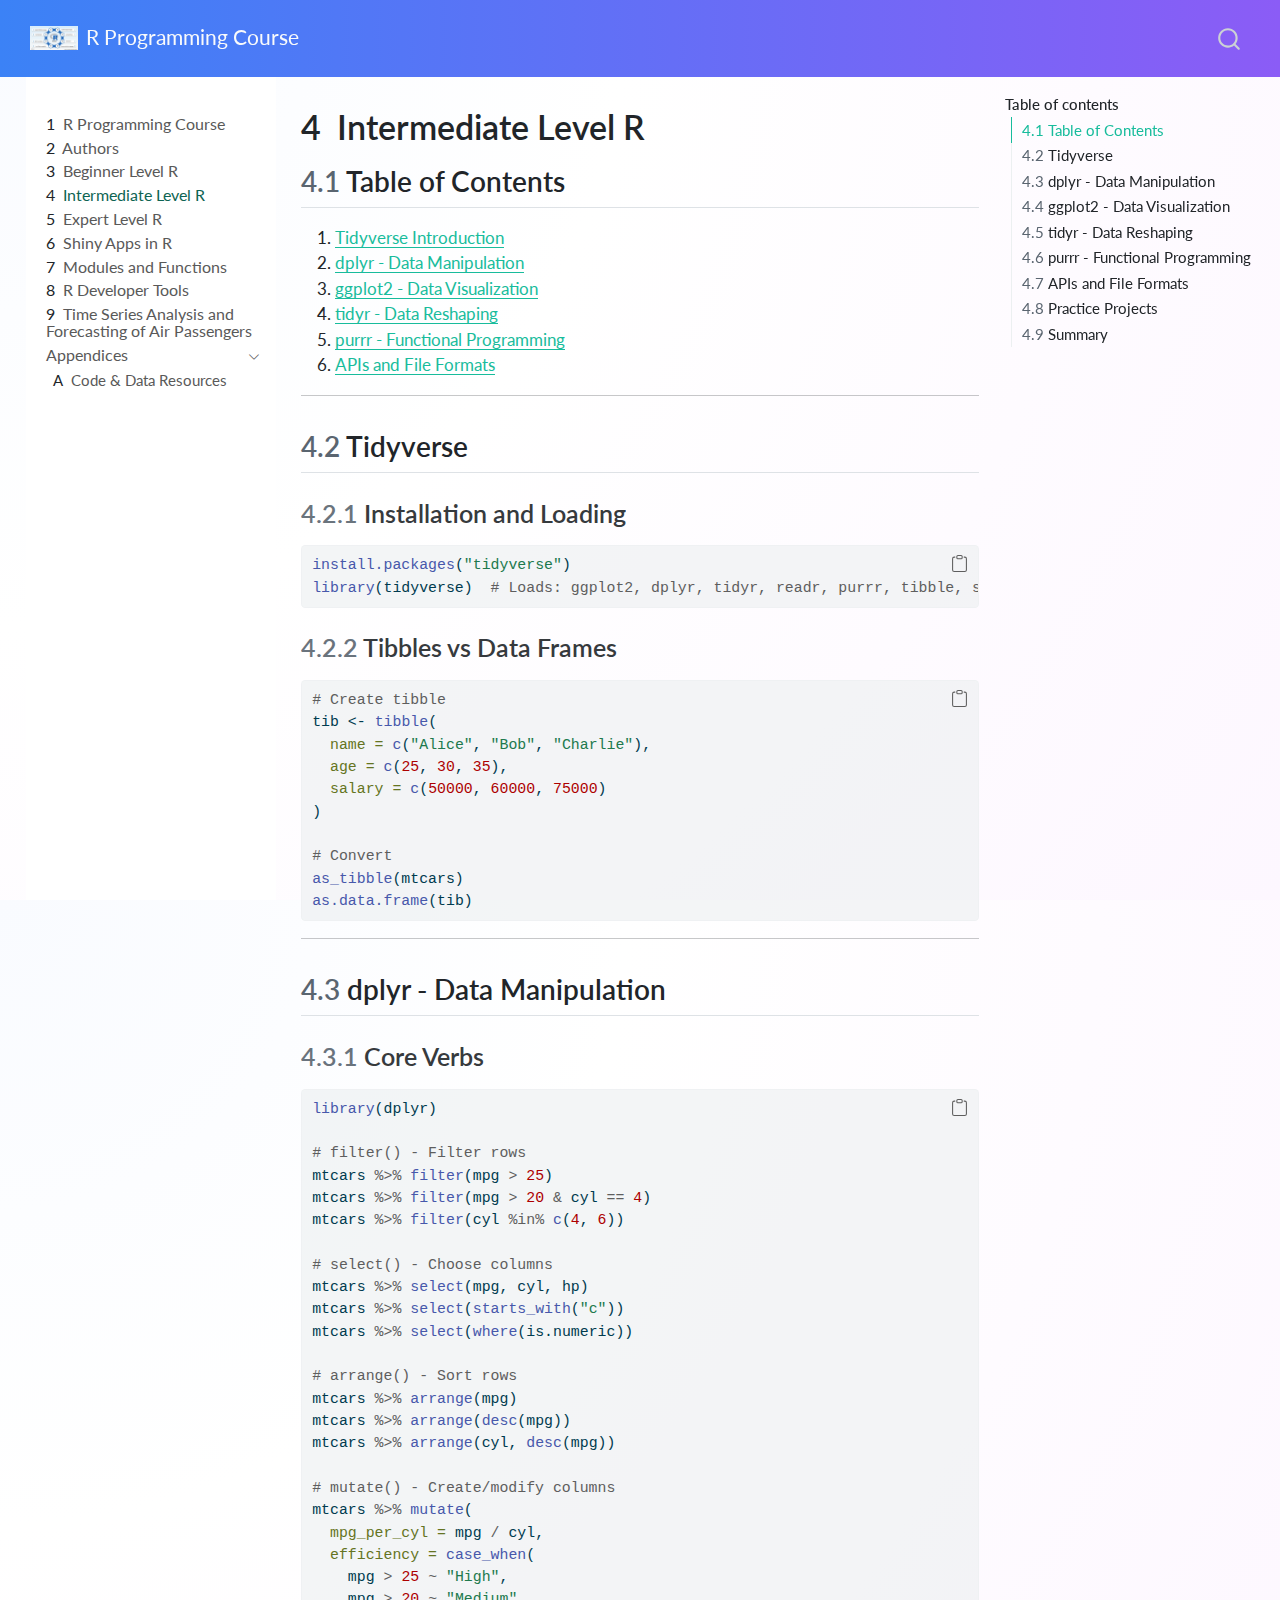
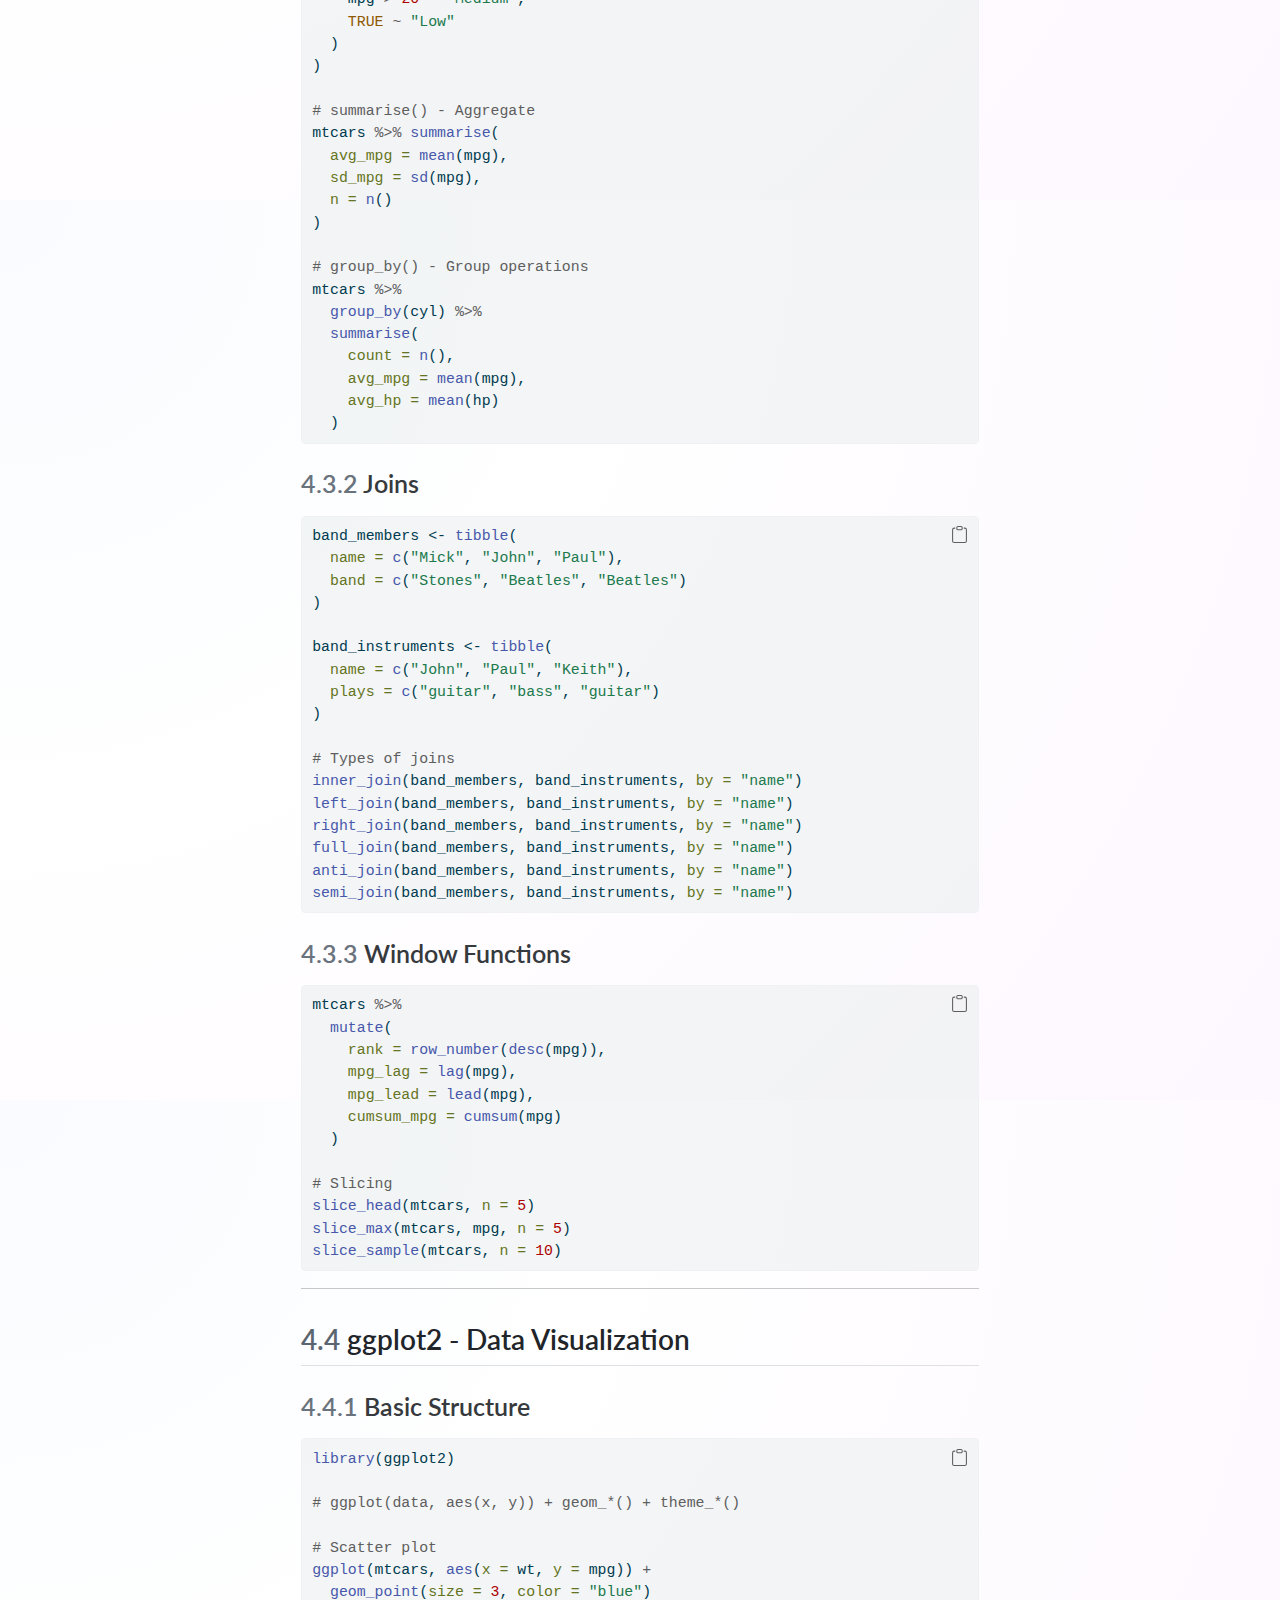
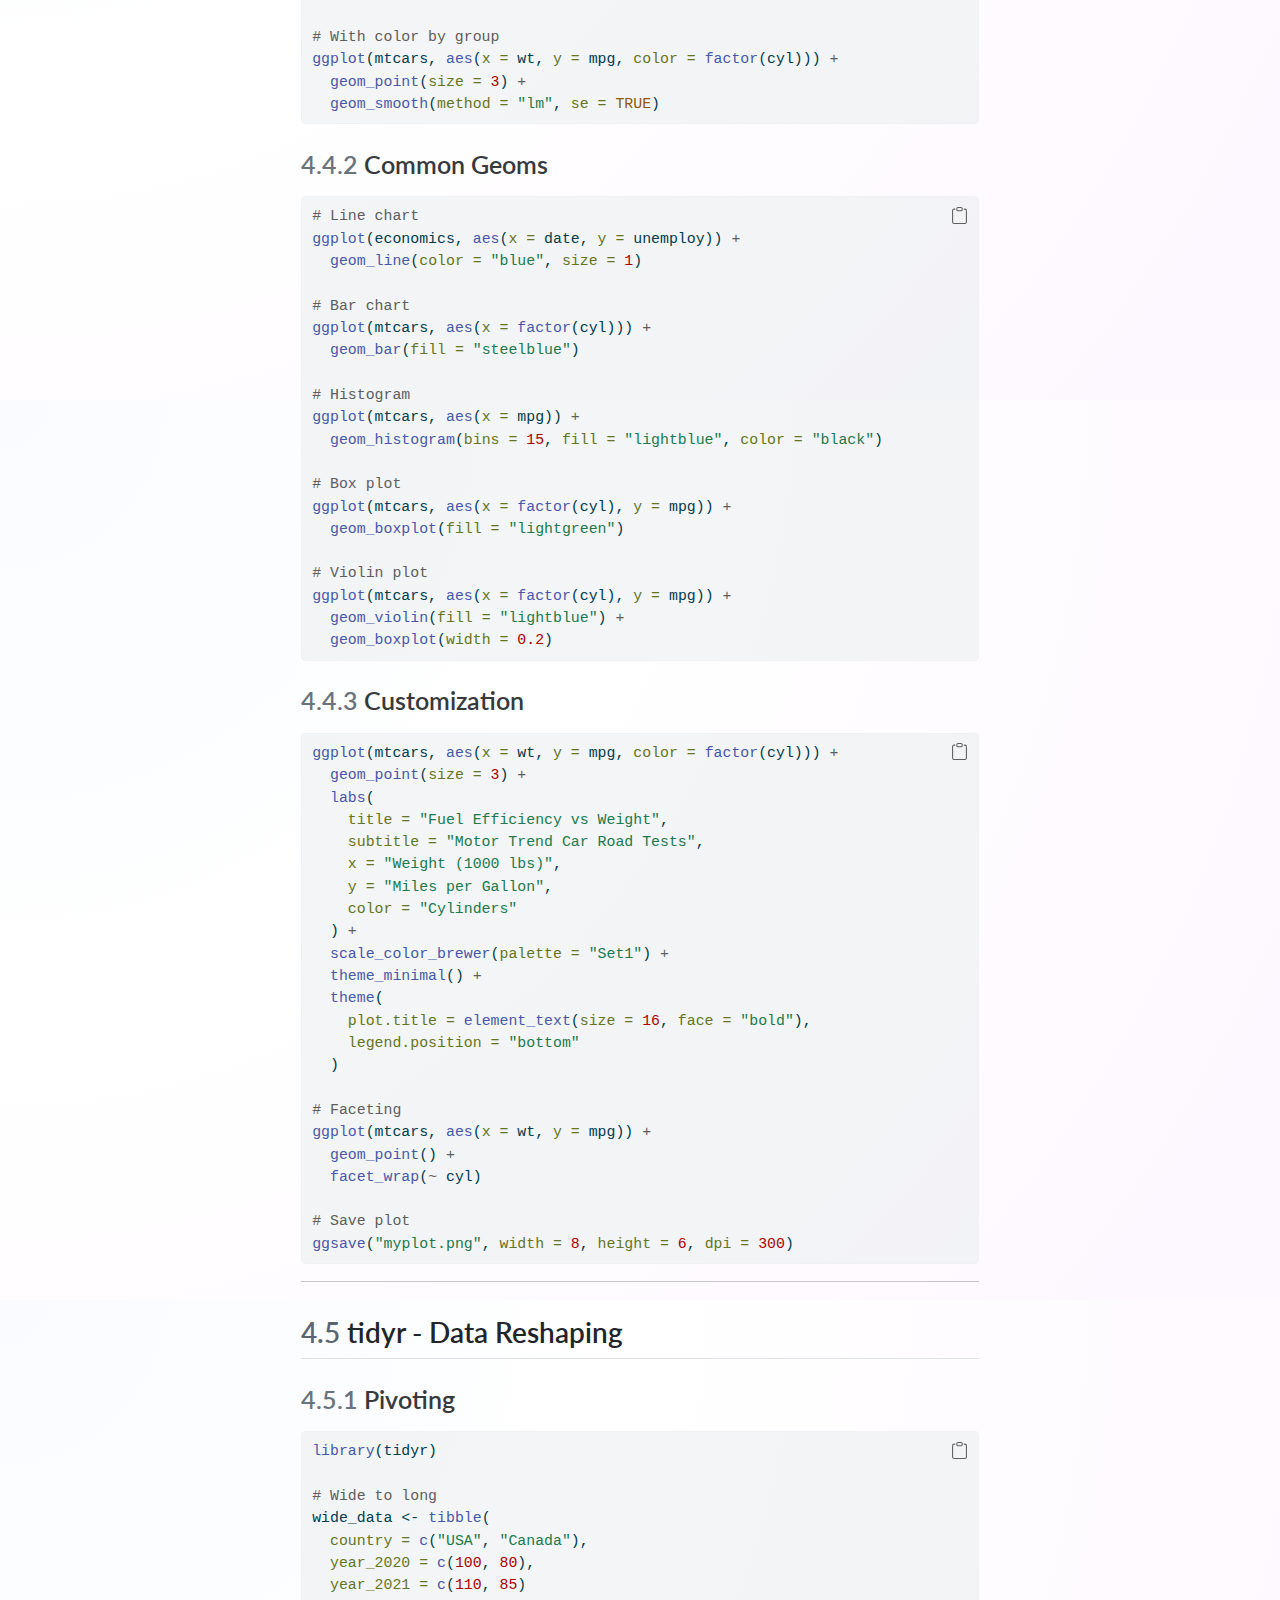
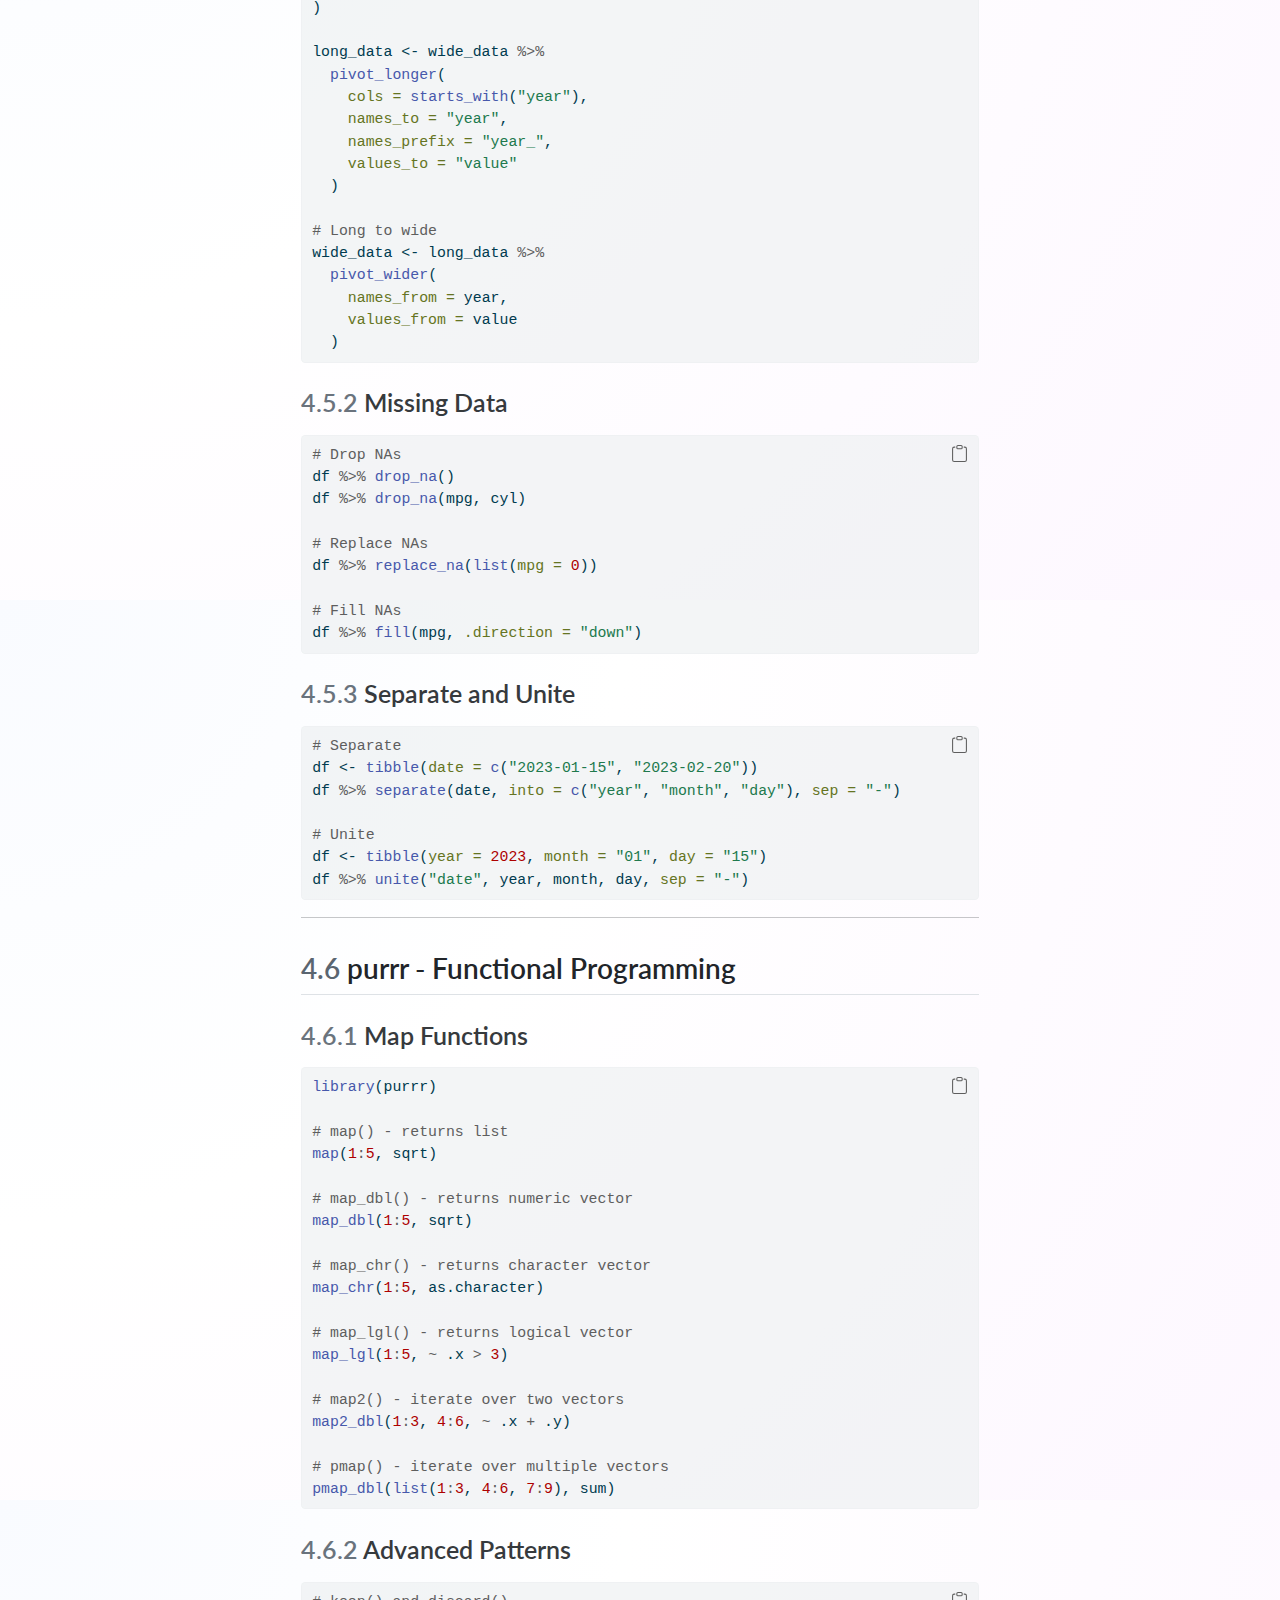
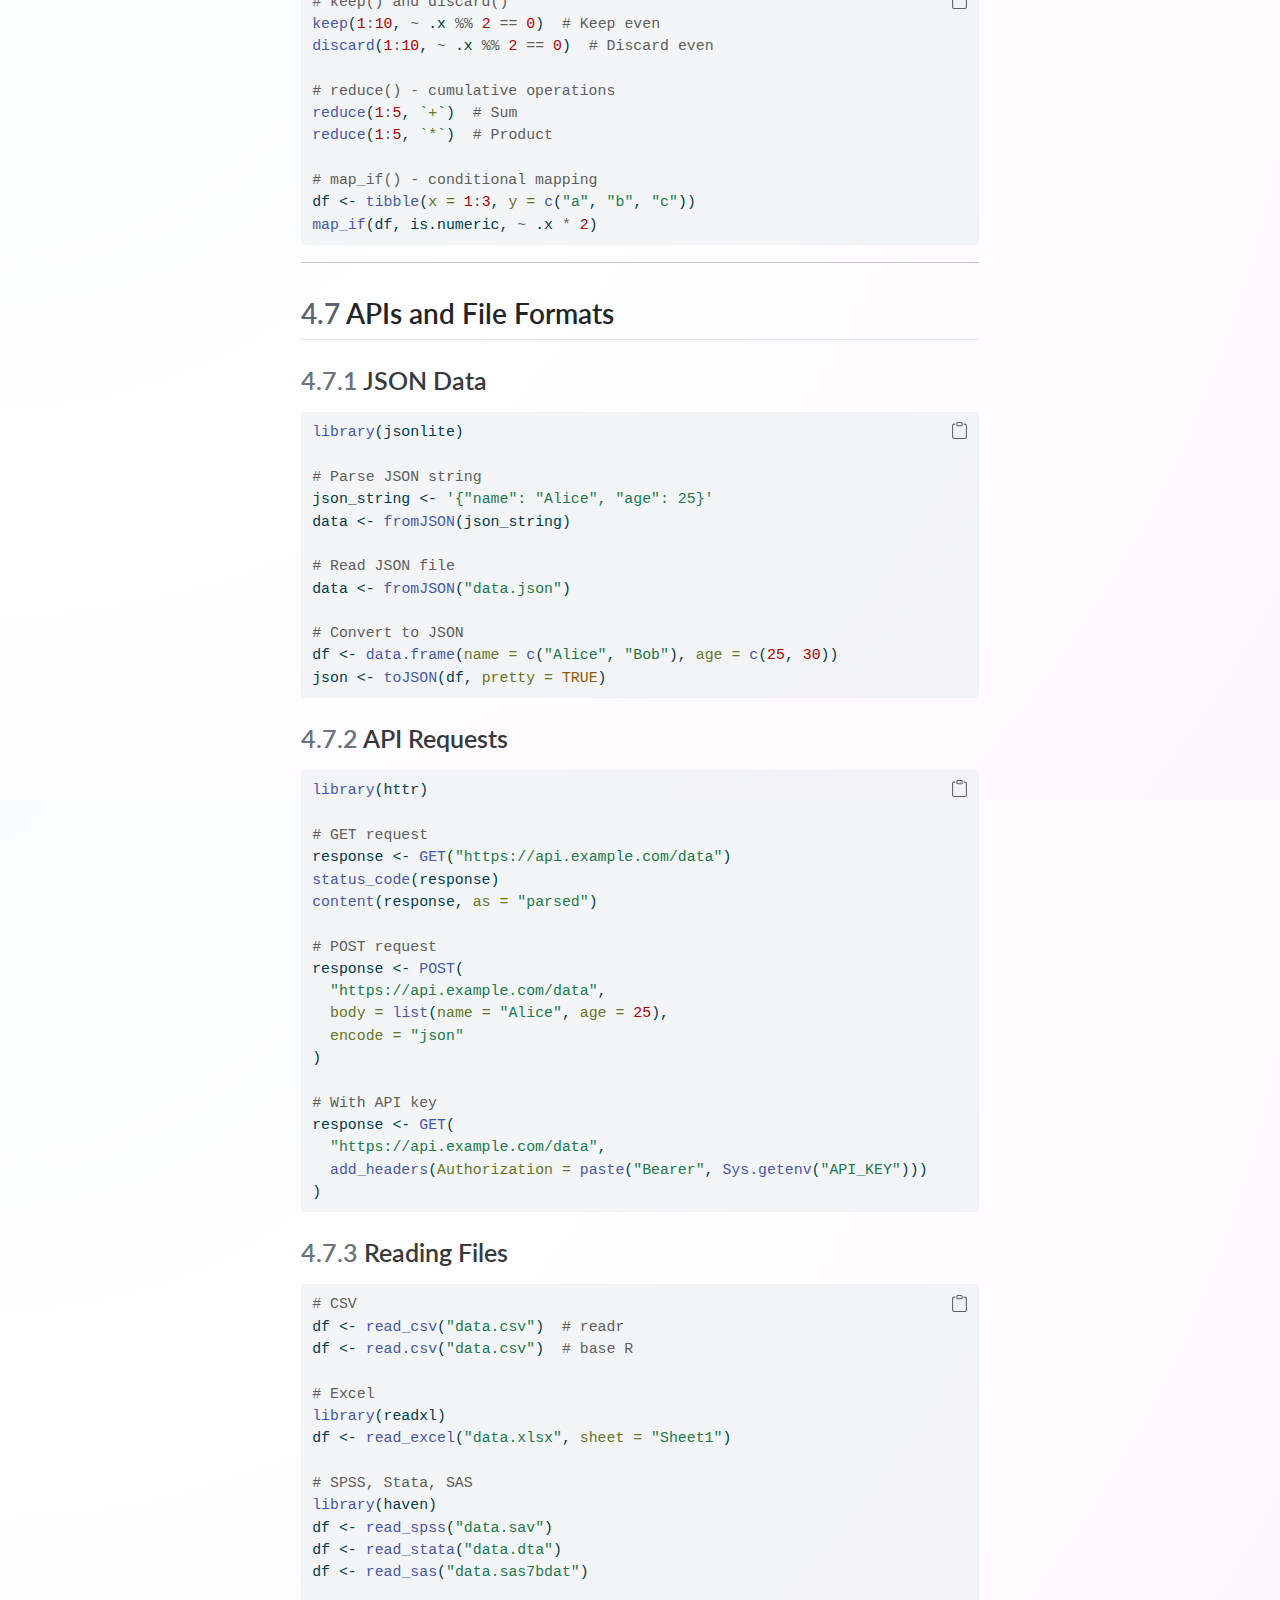
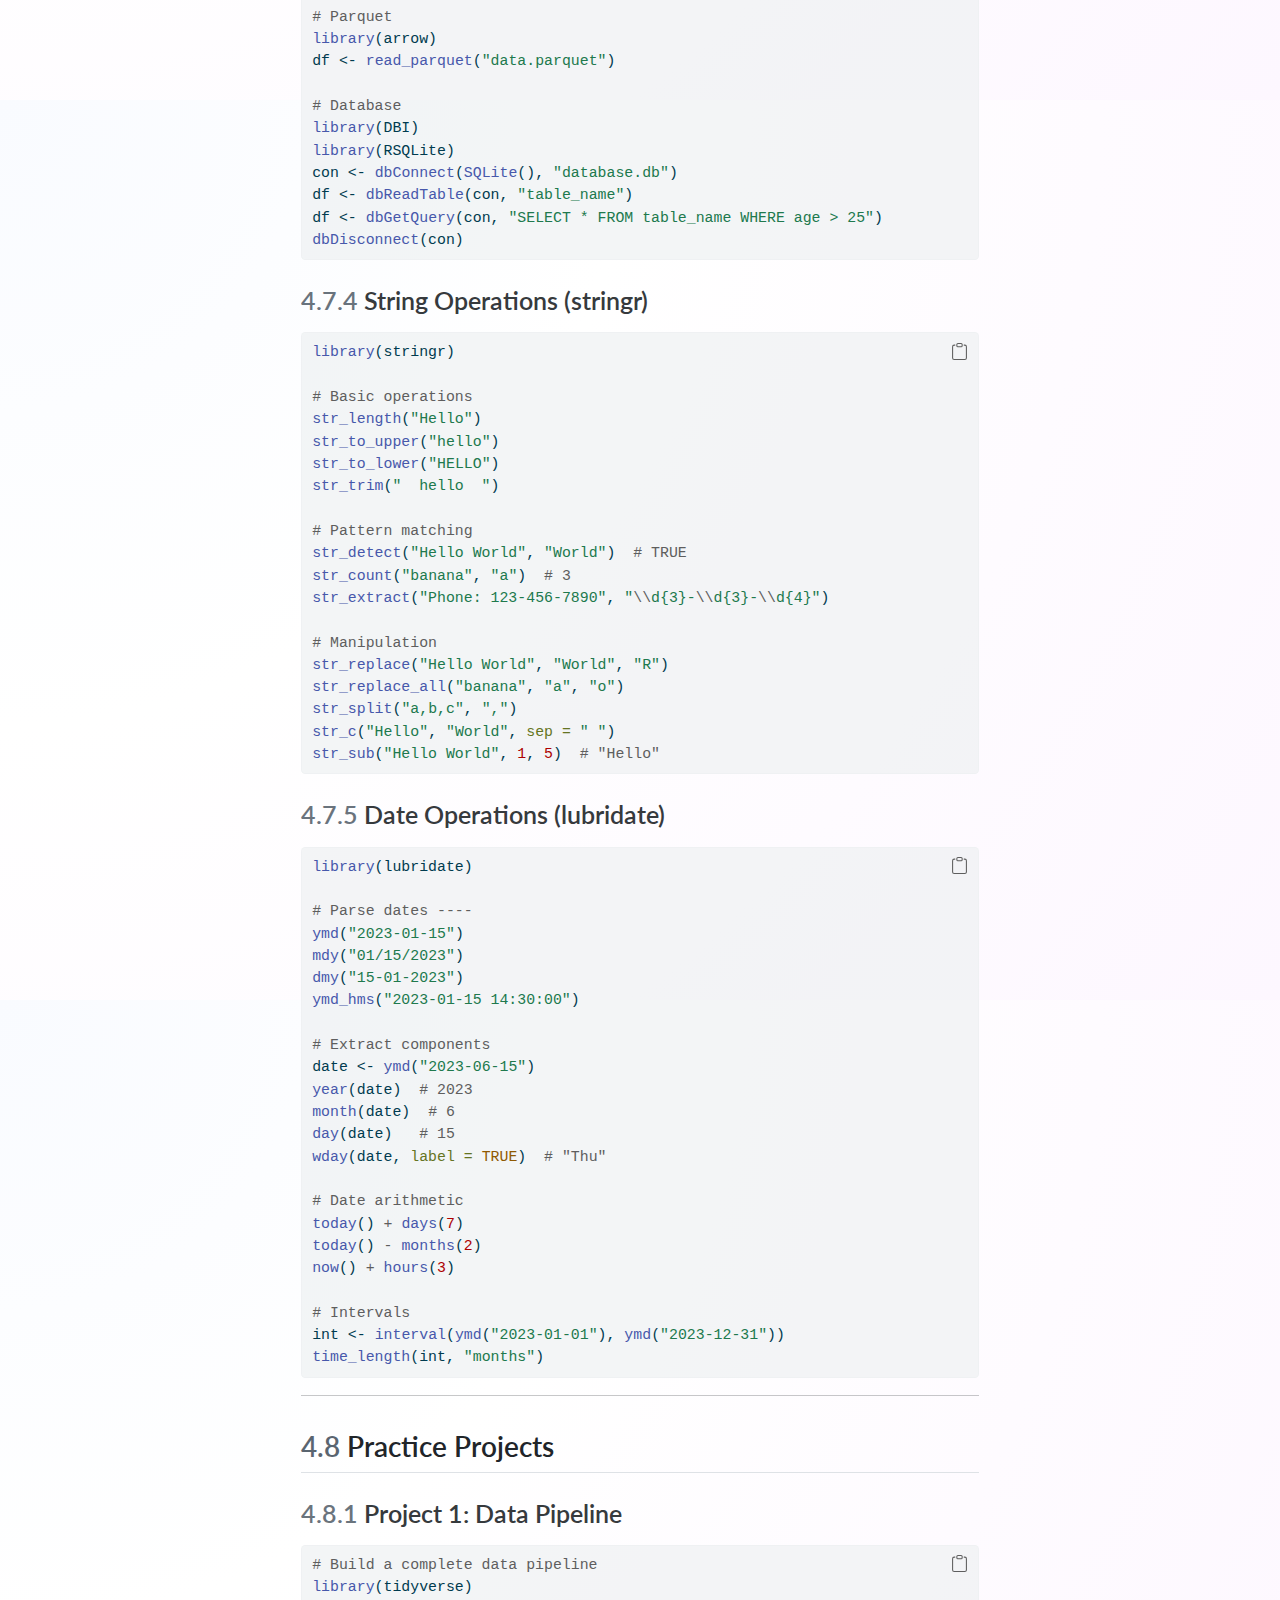
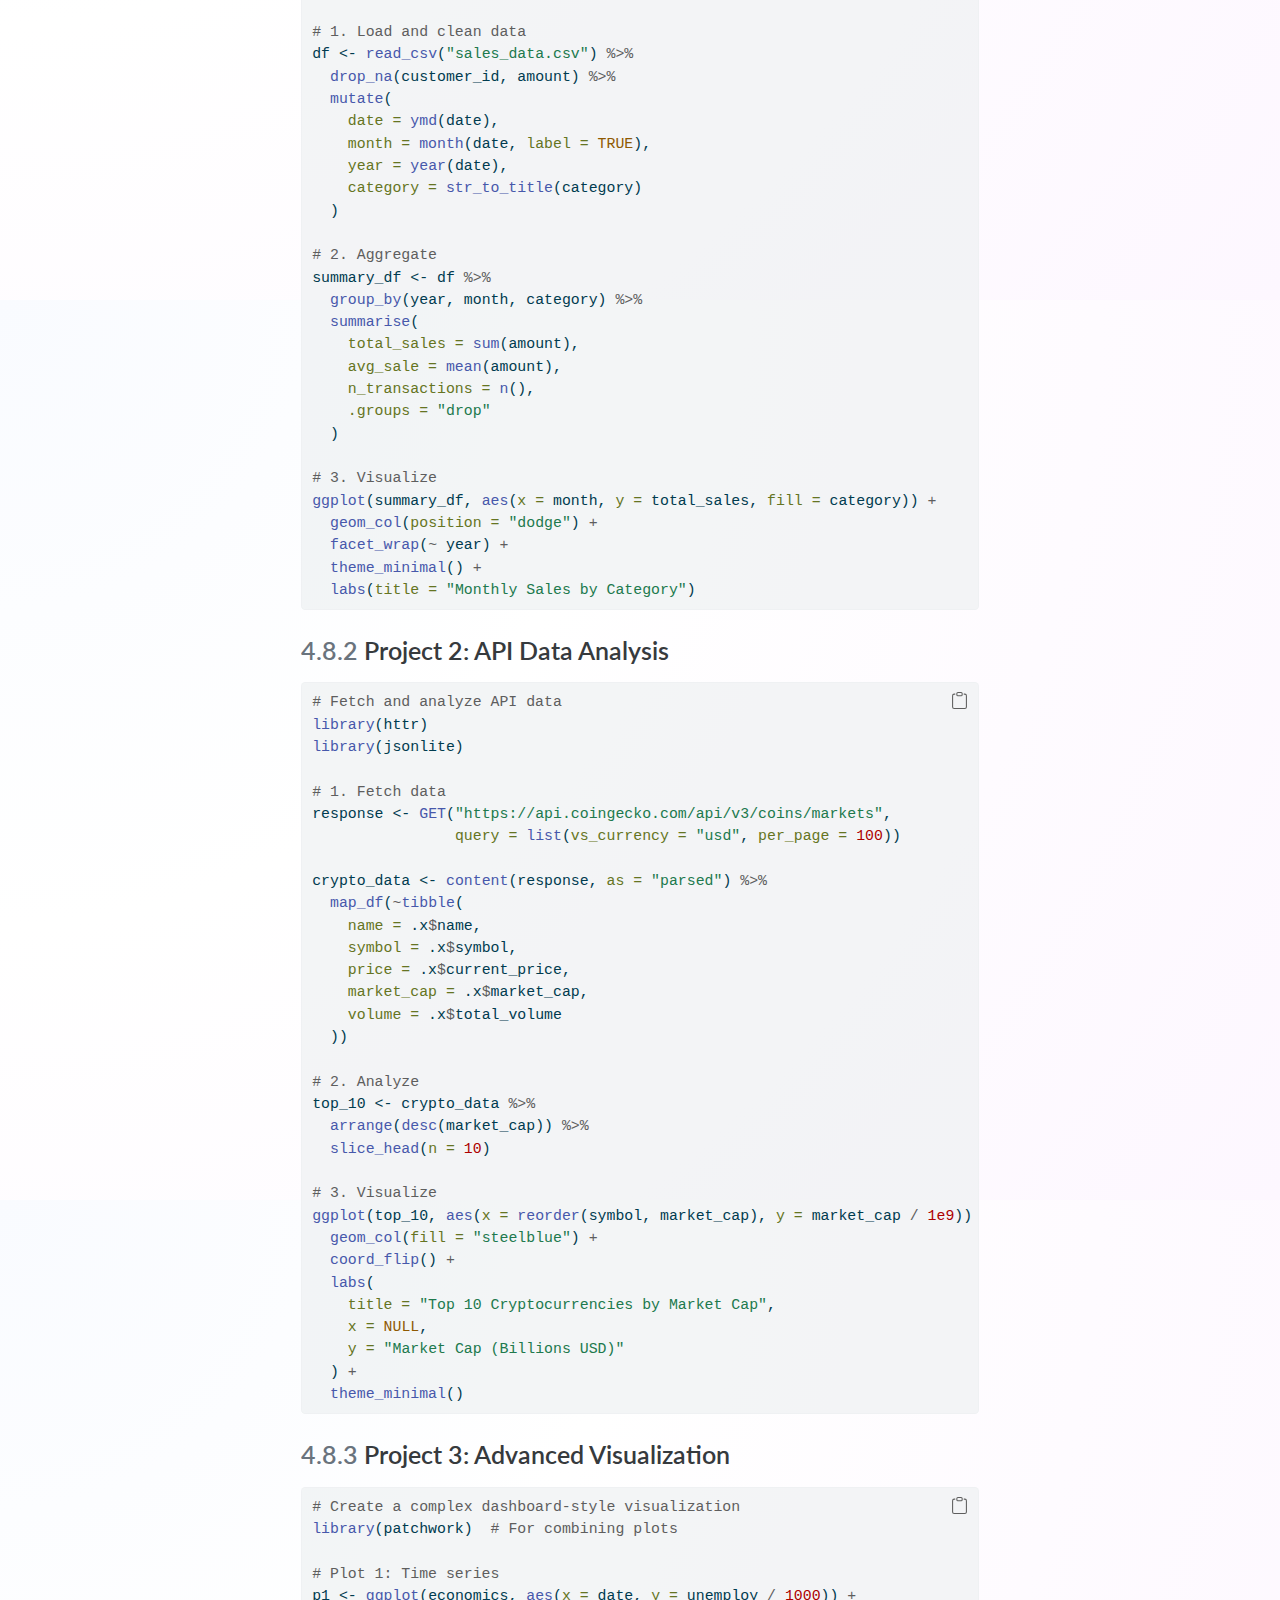
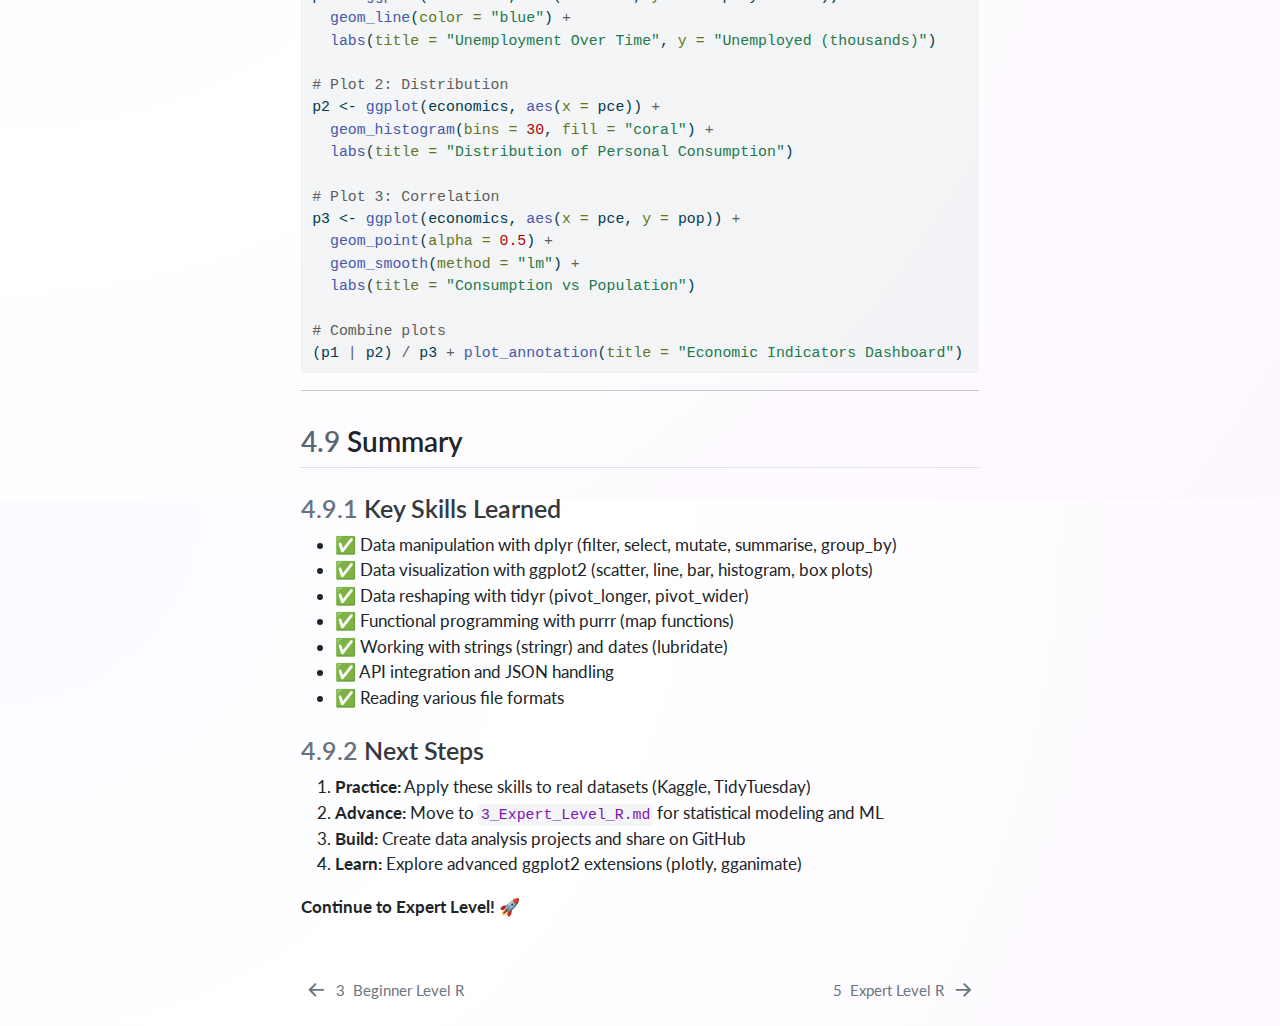
<file: 2_Intermediate_Level_R.html>
<!DOCTYPE html>
<html xmlns="http://www.w3.org/1999/xhtml" lang="en" xml:lang="en"><head>

<meta charset="utf-8">
<meta name="generator" content="quarto-1.8.26">

<meta name="viewport" content="width=device-width, initial-scale=1.0, user-scalable=yes">

<meta name="description" content="From beginner to expert: R fundamentals, data analysis, modeling, and development tools.">

<title>4&nbsp; Intermediate Level R – R Programming Course</title>
<style>
code{white-space: pre-wrap;}
span.smallcaps{font-variant: small-caps;}
div.columns{display: flex; gap: min(4vw, 1.5em);}
div.column{flex: auto; overflow-x: auto;}
div.hanging-indent{margin-left: 1.5em; text-indent: -1.5em;}
ul.task-list{list-style: none;}
ul.task-list li input[type="checkbox"] {
  width: 0.8em;
  margin: 0 0.8em 0.2em -1em; /* quarto-specific, see https://github.com/quarto-dev/quarto-cli/issues/4556 */ 
  vertical-align: middle;
}
/* CSS for syntax highlighting */
html { -webkit-text-size-adjust: 100%; }
pre > code.sourceCode { white-space: pre; position: relative; }
pre > code.sourceCode > span { display: inline-block; line-height: 1.25; }
pre > code.sourceCode > span:empty { height: 1.2em; }
.sourceCode { overflow: visible; }
code.sourceCode > span { color: inherit; text-decoration: inherit; }
div.sourceCode { margin: 1em 0; }
pre.sourceCode { margin: 0; }
@media screen {
div.sourceCode { overflow: auto; }
}
@media print {
pre > code.sourceCode { white-space: pre-wrap; }
pre > code.sourceCode > span { text-indent: -5em; padding-left: 5em; }
}
pre.numberSource code
  { counter-reset: source-line 0; }
pre.numberSource code > span
  { position: relative; left: -4em; counter-increment: source-line; }
pre.numberSource code > span > a:first-child::before
  { content: counter(source-line);
    position: relative; left: -1em; text-align: right; vertical-align: baseline;
    border: none; display: inline-block;
    -webkit-touch-callout: none; -webkit-user-select: none;
    -khtml-user-select: none; -moz-user-select: none;
    -ms-user-select: none; user-select: none;
    padding: 0 4px; width: 4em;
  }
pre.numberSource { margin-left: 3em;  padding-left: 4px; }
div.sourceCode
  {   }
@media screen {
pre > code.sourceCode > span > a:first-child::before { text-decoration: underline; }
}
</style>


<script src="site_libs/quarto-nav/quarto-nav.js"></script>
<script src="site_libs/quarto-nav/headroom.min.js"></script>
<script src="site_libs/clipboard/clipboard.min.js"></script>
<script src="site_libs/quarto-search/autocomplete.umd.js"></script>
<script src="site_libs/quarto-search/fuse.min.js"></script>
<script src="site_libs/quarto-search/quarto-search.js"></script>
<meta name="quarto:offset" content="./">
<link href="./3_Expert_Level_R.html" rel="next">
<link href="./1_Beginner_Level_R.html" rel="prev">
<script src="site_libs/quarto-html/quarto.js" type="module"></script>
<script src="site_libs/quarto-html/tabsets/tabsets.js" type="module"></script>
<script src="site_libs/quarto-html/axe/axe-check.js" type="module"></script>
<script src="site_libs/quarto-html/popper.min.js"></script>
<script src="site_libs/quarto-html/tippy.umd.min.js"></script>
<script src="site_libs/quarto-html/anchor.min.js"></script>
<link href="site_libs/quarto-html/tippy.css" rel="stylesheet">
<link href="site_libs/quarto-html/quarto-syntax-highlighting-587c61ba64f3a5504c4d52d930310e48.css" rel="stylesheet" id="quarto-text-highlighting-styles">
<script src="site_libs/bootstrap/bootstrap.min.js"></script>
<link href="site_libs/bootstrap/bootstrap-icons.css" rel="stylesheet">
<link href="site_libs/bootstrap/bootstrap-d4ddd70199c5344cde2833b50fd7d7ac.min.css" rel="stylesheet" append-hash="true" id="quarto-bootstrap" data-mode="light">
<script id="quarto-search-options" type="application/json">{
  "location": "navbar",
  "copy-button": false,
  "collapse-after": 3,
  "panel-placement": "end",
  "type": "overlay",
  "limit": 50,
  "keyboard-shortcut": [
    "f",
    "/",
    "s"
  ],
  "show-item-context": false,
  "language": {
    "search-no-results-text": "No results",
    "search-matching-documents-text": "matching documents",
    "search-copy-link-title": "Copy link to search",
    "search-hide-matches-text": "Hide additional matches",
    "search-more-match-text": "more match in this document",
    "search-more-matches-text": "more matches in this document",
    "search-clear-button-title": "Clear",
    "search-text-placeholder": "",
    "search-detached-cancel-button-title": "Cancel",
    "search-submit-button-title": "Submit",
    "search-label": "Search"
  }
}</script>
<style>html{ scroll-behavior: smooth; }</style>


<link rel="stylesheet" href="styles.css">
</head>

<body class="nav-sidebar floating nav-fixed quarto-light">

<div id="quarto-search-results"></div>
  <header id="quarto-header" class="headroom fixed-top">
    <nav class="navbar navbar-expand-lg " data-bs-theme="dark">
      <div class="navbar-container container-fluid">
      <div class="navbar-brand-container mx-auto">
    <a href="./index.html" class="navbar-brand navbar-brand-logo">
    <img src="./logo.webp" alt="" class="navbar-logo light-content">
    <img src="./logo.webp" alt="" class="navbar-logo dark-content">
    </a>
    <a class="navbar-brand" href="./index.html">
    <span class="navbar-title">R Programming Course</span>
    </a>
  </div>
        <div class="quarto-navbar-tools tools-end">
</div>
          <div id="quarto-search" class="" title="Search"></div>
      </div> <!-- /container-fluid -->
    </nav>
  <nav class="quarto-secondary-nav">
    <div class="container-fluid d-flex">
      <button type="button" class="quarto-btn-toggle btn" data-bs-toggle="collapse" role="button" data-bs-target=".quarto-sidebar-collapse-item" aria-controls="quarto-sidebar" aria-expanded="false" aria-label="Toggle sidebar navigation" onclick="if (window.quartoToggleHeadroom) { window.quartoToggleHeadroom(); }">
        <i class="bi bi-layout-text-sidebar-reverse"></i>
      </button>
        <nav class="quarto-page-breadcrumbs" aria-label="breadcrumb"><ol class="breadcrumb"><li class="breadcrumb-item"><a href="./2_Intermediate_Level_R.html"><span class="chapter-number">4</span>&nbsp; <span class="chapter-title">Intermediate Level R</span></a></li></ol></nav>
        <a class="flex-grow-1" role="navigation" data-bs-toggle="collapse" data-bs-target=".quarto-sidebar-collapse-item" aria-controls="quarto-sidebar" aria-expanded="false" aria-label="Toggle sidebar navigation" onclick="if (window.quartoToggleHeadroom) { window.quartoToggleHeadroom(); }">      
        </a>
    </div>
  </nav>
</header>
<!-- content -->
<div id="quarto-content" class="quarto-container page-columns page-rows-contents page-layout-article page-navbar">
<!-- sidebar -->
  <nav id="quarto-sidebar" class="sidebar collapse collapse-horizontal quarto-sidebar-collapse-item sidebar-navigation floating overflow-auto">
    <div class="sidebar-menu-container"> 
    <ul class="list-unstyled mt-1">
        <li class="sidebar-item">
  <div class="sidebar-item-container"> 
  <a href="./index.html" class="sidebar-item-text sidebar-link">
 <span class="menu-text"><span class="chapter-number">1</span>&nbsp; <span class="chapter-title">R Programming Course</span></span></a>
  </div>
</li>
        <li class="sidebar-item">
  <div class="sidebar-item-container"> 
  <a href="./authors.html" class="sidebar-item-text sidebar-link">
 <span class="menu-text"><span class="chapter-number">2</span>&nbsp; <span class="chapter-title">Authors</span></span></a>
  </div>
</li>
        <li class="sidebar-item">
  <div class="sidebar-item-container"> 
  <a href="./1_Beginner_Level_R.html" class="sidebar-item-text sidebar-link">
 <span class="menu-text"><span class="chapter-number">3</span>&nbsp; <span class="chapter-title">Beginner Level R</span></span></a>
  </div>
</li>
        <li class="sidebar-item">
  <div class="sidebar-item-container"> 
  <a href="./2_Intermediate_Level_R.html" class="sidebar-item-text sidebar-link active">
 <span class="menu-text"><span class="chapter-number">4</span>&nbsp; <span class="chapter-title">Intermediate Level R</span></span></a>
  </div>
</li>
        <li class="sidebar-item">
  <div class="sidebar-item-container"> 
  <a href="./3_Expert_Level_R.html" class="sidebar-item-text sidebar-link">
 <span class="menu-text"><span class="chapter-number">5</span>&nbsp; <span class="chapter-title">Expert Level R</span></span></a>
  </div>
</li>
        <li class="sidebar-item">
  <div class="sidebar-item-container"> 
  <a href="./4_Shiny_Apps_in_R.html" class="sidebar-item-text sidebar-link">
 <span class="menu-text"><span class="chapter-number">6</span>&nbsp; <span class="chapter-title">Shiny Apps in R</span></span></a>
  </div>
</li>
        <li class="sidebar-item">
  <div class="sidebar-item-container"> 
  <a href="./5_Modules_and_Functions.html" class="sidebar-item-text sidebar-link">
 <span class="menu-text"><span class="chapter-number">7</span>&nbsp; <span class="chapter-title">Modules and Functions</span></span></a>
  </div>
</li>
        <li class="sidebar-item">
  <div class="sidebar-item-container"> 
  <a href="./6_R_Developer_Tools.html" class="sidebar-item-text sidebar-link">
 <span class="menu-text"><span class="chapter-number">8</span>&nbsp; <span class="chapter-title">R Developer Tools</span></span></a>
  </div>
</li>
        <li class="sidebar-item">
  <div class="sidebar-item-container"> 
  <a href="./Forecasting.html" class="sidebar-item-text sidebar-link">
 <span class="menu-text"><span class="chapter-number">9</span>&nbsp; <span class="chapter-title">Time Series Analysis and Forecasting of Air Passengers</span></span></a>
  </div>
</li>
        <li class="sidebar-item sidebar-item-section">
      <div class="sidebar-item-container"> 
            <a class="sidebar-item-text sidebar-link text-start" data-bs-toggle="collapse" data-bs-target="#quarto-sidebar-section-1" role="navigation" aria-expanded="true">
 <span class="menu-text">Appendices</span></a>
          <a class="sidebar-item-toggle text-start" data-bs-toggle="collapse" data-bs-target="#quarto-sidebar-section-1" role="navigation" aria-expanded="true" aria-label="Toggle section">
            <i class="bi bi-chevron-right ms-2"></i>
          </a> 
      </div>
      <ul id="quarto-sidebar-section-1" class="collapse list-unstyled sidebar-section depth1 show">  
          <li class="sidebar-item">
  <div class="sidebar-item-container"> 
  <a href="./appendix_resources.html" class="sidebar-item-text sidebar-link">
 <span class="menu-text"><span class="chapter-number">A</span>&nbsp; <span class="chapter-title">Code &amp; Data Resources</span></span></a>
  </div>
</li>
      </ul>
  </li>
    </ul>
    </div>
</nav>
<div id="quarto-sidebar-glass" class="quarto-sidebar-collapse-item" data-bs-toggle="collapse" data-bs-target=".quarto-sidebar-collapse-item"></div>
<!-- margin-sidebar -->
    <div id="quarto-margin-sidebar" class="sidebar margin-sidebar">
        <nav id="TOC" role="doc-toc" class="toc-active">
    <h2 id="toc-title">Table of contents</h2>
   
  <ul>
  <li><a href="#table-of-contents" id="toc-table-of-contents" class="nav-link active" data-scroll-target="#table-of-contents"><span class="header-section-number">4.1</span> Table of Contents</a></li>
  <li><a href="#tidyverse" id="toc-tidyverse" class="nav-link" data-scroll-target="#tidyverse"><span class="header-section-number">4.2</span> Tidyverse</a>
  <ul class="collapse">
  <li><a href="#installation-and-loading" id="toc-installation-and-loading" class="nav-link" data-scroll-target="#installation-and-loading"><span class="header-section-number">4.2.1</span> Installation and Loading</a></li>
  <li><a href="#tibbles-vs-data-frames" id="toc-tibbles-vs-data-frames" class="nav-link" data-scroll-target="#tibbles-vs-data-frames"><span class="header-section-number">4.2.2</span> Tibbles vs Data Frames</a></li>
  </ul></li>
  <li><a href="#dplyr---data-manipulation" id="toc-dplyr---data-manipulation" class="nav-link" data-scroll-target="#dplyr---data-manipulation"><span class="header-section-number">4.3</span> dplyr - Data Manipulation</a>
  <ul class="collapse">
  <li><a href="#core-verbs" id="toc-core-verbs" class="nav-link" data-scroll-target="#core-verbs"><span class="header-section-number">4.3.1</span> Core Verbs</a></li>
  <li><a href="#joins" id="toc-joins" class="nav-link" data-scroll-target="#joins"><span class="header-section-number">4.3.2</span> Joins</a></li>
  <li><a href="#window-functions" id="toc-window-functions" class="nav-link" data-scroll-target="#window-functions"><span class="header-section-number">4.3.3</span> Window Functions</a></li>
  </ul></li>
  <li><a href="#ggplot2---data-visualization" id="toc-ggplot2---data-visualization" class="nav-link" data-scroll-target="#ggplot2---data-visualization"><span class="header-section-number">4.4</span> ggplot2 - Data Visualization</a>
  <ul class="collapse">
  <li><a href="#basic-structure" id="toc-basic-structure" class="nav-link" data-scroll-target="#basic-structure"><span class="header-section-number">4.4.1</span> Basic Structure</a></li>
  <li><a href="#common-geoms" id="toc-common-geoms" class="nav-link" data-scroll-target="#common-geoms"><span class="header-section-number">4.4.2</span> Common Geoms</a></li>
  <li><a href="#customization" id="toc-customization" class="nav-link" data-scroll-target="#customization"><span class="header-section-number">4.4.3</span> Customization</a></li>
  </ul></li>
  <li><a href="#tidyr---data-reshaping" id="toc-tidyr---data-reshaping" class="nav-link" data-scroll-target="#tidyr---data-reshaping"><span class="header-section-number">4.5</span> tidyr - Data Reshaping</a>
  <ul class="collapse">
  <li><a href="#pivoting" id="toc-pivoting" class="nav-link" data-scroll-target="#pivoting"><span class="header-section-number">4.5.1</span> Pivoting</a></li>
  <li><a href="#missing-data" id="toc-missing-data" class="nav-link" data-scroll-target="#missing-data"><span class="header-section-number">4.5.2</span> Missing Data</a></li>
  <li><a href="#separate-and-unite" id="toc-separate-and-unite" class="nav-link" data-scroll-target="#separate-and-unite"><span class="header-section-number">4.5.3</span> Separate and Unite</a></li>
  </ul></li>
  <li><a href="#purrr---functional-programming" id="toc-purrr---functional-programming" class="nav-link" data-scroll-target="#purrr---functional-programming"><span class="header-section-number">4.6</span> purrr - Functional Programming</a>
  <ul class="collapse">
  <li><a href="#map-functions" id="toc-map-functions" class="nav-link" data-scroll-target="#map-functions"><span class="header-section-number">4.6.1</span> Map Functions</a></li>
  <li><a href="#advanced-patterns" id="toc-advanced-patterns" class="nav-link" data-scroll-target="#advanced-patterns"><span class="header-section-number">4.6.2</span> Advanced Patterns</a></li>
  </ul></li>
  <li><a href="#apis-and-file-formats" id="toc-apis-and-file-formats" class="nav-link" data-scroll-target="#apis-and-file-formats"><span class="header-section-number">4.7</span> APIs and File Formats</a>
  <ul class="collapse">
  <li><a href="#json-data" id="toc-json-data" class="nav-link" data-scroll-target="#json-data"><span class="header-section-number">4.7.1</span> JSON Data</a></li>
  <li><a href="#api-requests" id="toc-api-requests" class="nav-link" data-scroll-target="#api-requests"><span class="header-section-number">4.7.2</span> API Requests</a></li>
  <li><a href="#reading-files" id="toc-reading-files" class="nav-link" data-scroll-target="#reading-files"><span class="header-section-number">4.7.3</span> Reading Files</a></li>
  <li><a href="#string-operations-stringr" id="toc-string-operations-stringr" class="nav-link" data-scroll-target="#string-operations-stringr"><span class="header-section-number">4.7.4</span> String Operations (stringr)</a></li>
  <li><a href="#date-operations-lubridate" id="toc-date-operations-lubridate" class="nav-link" data-scroll-target="#date-operations-lubridate"><span class="header-section-number">4.7.5</span> Date Operations (lubridate)</a></li>
  </ul></li>
  <li><a href="#practice-projects" id="toc-practice-projects" class="nav-link" data-scroll-target="#practice-projects"><span class="header-section-number">4.8</span> Practice Projects</a>
  <ul class="collapse">
  <li><a href="#project-1-data-pipeline" id="toc-project-1-data-pipeline" class="nav-link" data-scroll-target="#project-1-data-pipeline"><span class="header-section-number">4.8.1</span> Project 1: Data Pipeline</a></li>
  <li><a href="#project-2-api-data-analysis" id="toc-project-2-api-data-analysis" class="nav-link" data-scroll-target="#project-2-api-data-analysis"><span class="header-section-number">4.8.2</span> Project 2: API Data Analysis</a></li>
  <li><a href="#project-3-advanced-visualization" id="toc-project-3-advanced-visualization" class="nav-link" data-scroll-target="#project-3-advanced-visualization"><span class="header-section-number">4.8.3</span> Project 3: Advanced Visualization</a></li>
  </ul></li>
  <li><a href="#summary" id="toc-summary" class="nav-link" data-scroll-target="#summary"><span class="header-section-number">4.9</span> Summary</a>
  <ul class="collapse">
  <li><a href="#key-skills-learned" id="toc-key-skills-learned" class="nav-link" data-scroll-target="#key-skills-learned"><span class="header-section-number">4.9.1</span> Key Skills Learned</a></li>
  <li><a href="#next-steps" id="toc-next-steps" class="nav-link" data-scroll-target="#next-steps"><span class="header-section-number">4.9.2</span> Next Steps</a></li>
  </ul></li>
  </ul>
</nav>
    </div>
<!-- main -->
<main class="content" id="quarto-document-content">

<header id="title-block-header" class="quarto-title-block default">
<div class="quarto-title">
<h1 class="title"><span class="chapter-number">4</span>&nbsp; <span class="chapter-title">Intermediate Level R</span></h1>
</div>



<div class="quarto-title-meta">

    
  
    
  </div>
  


</header>


<section id="table-of-contents" class="level2" data-number="4.1">
<h2 data-number="4.1" class="anchored" data-anchor-id="table-of-contents"><span class="header-section-number">4.1</span> Table of Contents</h2>
<ol type="1">
<li><a href="#tidyverse">Tidyverse Introduction</a></li>
<li><a href="#dplyr">dplyr - Data Manipulation</a></li>
<li><a href="#ggplot2">ggplot2 - Data Visualization</a></li>
<li><a href="#tidyr">tidyr - Data Reshaping</a></li>
<li><a href="#purrr">purrr - Functional Programming</a></li>
<li><a href="#apis-and-files">APIs and File Formats</a></li>
</ol>
<hr>
</section>
<section id="tidyverse" class="level2" data-number="4.2">
<h2 data-number="4.2" class="anchored" data-anchor-id="tidyverse"><span class="header-section-number">4.2</span> Tidyverse</h2>
<section id="installation-and-loading" class="level3" data-number="4.2.1">
<h3 data-number="4.2.1" class="anchored" data-anchor-id="installation-and-loading"><span class="header-section-number">4.2.1</span> Installation and Loading</h3>
<div class="code-copy-outer-scaffold"><div class="sourceCode" id="cb1"><pre class="sourceCode r code-with-copy"><code class="sourceCode r"><span id="cb1-1"><a href="#cb1-1" aria-hidden="true" tabindex="-1"></a><span class="fu">install.packages</span>(<span class="st">"tidyverse"</span>)</span>
<span id="cb1-2"><a href="#cb1-2" aria-hidden="true" tabindex="-1"></a><span class="fu">library</span>(tidyverse)  <span class="co"># Loads: ggplot2, dplyr, tidyr, readr, purrr, tibble, stringr, forcats</span></span></code></pre></div><button title="Copy to Clipboard" class="code-copy-button"><i class="bi"></i></button></div>
</section>
<section id="tibbles-vs-data-frames" class="level3" data-number="4.2.2">
<h3 data-number="4.2.2" class="anchored" data-anchor-id="tibbles-vs-data-frames"><span class="header-section-number">4.2.2</span> Tibbles vs Data Frames</h3>
<div class="code-copy-outer-scaffold"><div class="sourceCode" id="cb2"><pre class="sourceCode r code-with-copy"><code class="sourceCode r"><span id="cb2-1"><a href="#cb2-1" aria-hidden="true" tabindex="-1"></a><span class="co"># Create tibble</span></span>
<span id="cb2-2"><a href="#cb2-2" aria-hidden="true" tabindex="-1"></a>tib <span class="ot">&lt;-</span> <span class="fu">tibble</span>(</span>
<span id="cb2-3"><a href="#cb2-3" aria-hidden="true" tabindex="-1"></a>  <span class="at">name =</span> <span class="fu">c</span>(<span class="st">"Alice"</span>, <span class="st">"Bob"</span>, <span class="st">"Charlie"</span>),</span>
<span id="cb2-4"><a href="#cb2-4" aria-hidden="true" tabindex="-1"></a>  <span class="at">age =</span> <span class="fu">c</span>(<span class="dv">25</span>, <span class="dv">30</span>, <span class="dv">35</span>),</span>
<span id="cb2-5"><a href="#cb2-5" aria-hidden="true" tabindex="-1"></a>  <span class="at">salary =</span> <span class="fu">c</span>(<span class="dv">50000</span>, <span class="dv">60000</span>, <span class="dv">75000</span>)</span>
<span id="cb2-6"><a href="#cb2-6" aria-hidden="true" tabindex="-1"></a>)</span>
<span id="cb2-7"><a href="#cb2-7" aria-hidden="true" tabindex="-1"></a></span>
<span id="cb2-8"><a href="#cb2-8" aria-hidden="true" tabindex="-1"></a><span class="co"># Convert</span></span>
<span id="cb2-9"><a href="#cb2-9" aria-hidden="true" tabindex="-1"></a><span class="fu">as_tibble</span>(mtcars)</span>
<span id="cb2-10"><a href="#cb2-10" aria-hidden="true" tabindex="-1"></a><span class="fu">as.data.frame</span>(tib)</span></code></pre></div><button title="Copy to Clipboard" class="code-copy-button"><i class="bi"></i></button></div>
<hr>
</section>
</section>
<section id="dplyr---data-manipulation" class="level2" data-number="4.3">
<h2 data-number="4.3" class="anchored" data-anchor-id="dplyr---data-manipulation"><span class="header-section-number">4.3</span> dplyr - Data Manipulation</h2>
<section id="core-verbs" class="level3" data-number="4.3.1">
<h3 data-number="4.3.1" class="anchored" data-anchor-id="core-verbs"><span class="header-section-number">4.3.1</span> Core Verbs</h3>
<div class="code-copy-outer-scaffold"><div class="sourceCode" id="cb3"><pre class="sourceCode r code-with-copy"><code class="sourceCode r"><span id="cb3-1"><a href="#cb3-1" aria-hidden="true" tabindex="-1"></a><span class="fu">library</span>(dplyr)</span>
<span id="cb3-2"><a href="#cb3-2" aria-hidden="true" tabindex="-1"></a></span>
<span id="cb3-3"><a href="#cb3-3" aria-hidden="true" tabindex="-1"></a><span class="co"># filter() - Filter rows</span></span>
<span id="cb3-4"><a href="#cb3-4" aria-hidden="true" tabindex="-1"></a>mtcars <span class="sc">%&gt;%</span> <span class="fu">filter</span>(mpg <span class="sc">&gt;</span> <span class="dv">25</span>)</span>
<span id="cb3-5"><a href="#cb3-5" aria-hidden="true" tabindex="-1"></a>mtcars <span class="sc">%&gt;%</span> <span class="fu">filter</span>(mpg <span class="sc">&gt;</span> <span class="dv">20</span> <span class="sc">&amp;</span> cyl <span class="sc">==</span> <span class="dv">4</span>)</span>
<span id="cb3-6"><a href="#cb3-6" aria-hidden="true" tabindex="-1"></a>mtcars <span class="sc">%&gt;%</span> <span class="fu">filter</span>(cyl <span class="sc">%in%</span> <span class="fu">c</span>(<span class="dv">4</span>, <span class="dv">6</span>))</span>
<span id="cb3-7"><a href="#cb3-7" aria-hidden="true" tabindex="-1"></a></span>
<span id="cb3-8"><a href="#cb3-8" aria-hidden="true" tabindex="-1"></a><span class="co"># select() - Choose columns</span></span>
<span id="cb3-9"><a href="#cb3-9" aria-hidden="true" tabindex="-1"></a>mtcars <span class="sc">%&gt;%</span> <span class="fu">select</span>(mpg, cyl, hp)</span>
<span id="cb3-10"><a href="#cb3-10" aria-hidden="true" tabindex="-1"></a>mtcars <span class="sc">%&gt;%</span> <span class="fu">select</span>(<span class="fu">starts_with</span>(<span class="st">"c"</span>))</span>
<span id="cb3-11"><a href="#cb3-11" aria-hidden="true" tabindex="-1"></a>mtcars <span class="sc">%&gt;%</span> <span class="fu">select</span>(<span class="fu">where</span>(is.numeric))</span>
<span id="cb3-12"><a href="#cb3-12" aria-hidden="true" tabindex="-1"></a></span>
<span id="cb3-13"><a href="#cb3-13" aria-hidden="true" tabindex="-1"></a><span class="co"># arrange() - Sort rows</span></span>
<span id="cb3-14"><a href="#cb3-14" aria-hidden="true" tabindex="-1"></a>mtcars <span class="sc">%&gt;%</span> <span class="fu">arrange</span>(mpg)</span>
<span id="cb3-15"><a href="#cb3-15" aria-hidden="true" tabindex="-1"></a>mtcars <span class="sc">%&gt;%</span> <span class="fu">arrange</span>(<span class="fu">desc</span>(mpg))</span>
<span id="cb3-16"><a href="#cb3-16" aria-hidden="true" tabindex="-1"></a>mtcars <span class="sc">%&gt;%</span> <span class="fu">arrange</span>(cyl, <span class="fu">desc</span>(mpg))</span>
<span id="cb3-17"><a href="#cb3-17" aria-hidden="true" tabindex="-1"></a></span>
<span id="cb3-18"><a href="#cb3-18" aria-hidden="true" tabindex="-1"></a><span class="co"># mutate() - Create/modify columns</span></span>
<span id="cb3-19"><a href="#cb3-19" aria-hidden="true" tabindex="-1"></a>mtcars <span class="sc">%&gt;%</span> <span class="fu">mutate</span>(</span>
<span id="cb3-20"><a href="#cb3-20" aria-hidden="true" tabindex="-1"></a>  <span class="at">mpg_per_cyl =</span> mpg <span class="sc">/</span> cyl,</span>
<span id="cb3-21"><a href="#cb3-21" aria-hidden="true" tabindex="-1"></a>  <span class="at">efficiency =</span> <span class="fu">case_when</span>(</span>
<span id="cb3-22"><a href="#cb3-22" aria-hidden="true" tabindex="-1"></a>    mpg <span class="sc">&gt;</span> <span class="dv">25</span> <span class="sc">~</span> <span class="st">"High"</span>,</span>
<span id="cb3-23"><a href="#cb3-23" aria-hidden="true" tabindex="-1"></a>    mpg <span class="sc">&gt;</span> <span class="dv">20</span> <span class="sc">~</span> <span class="st">"Medium"</span>,</span>
<span id="cb3-24"><a href="#cb3-24" aria-hidden="true" tabindex="-1"></a>    <span class="cn">TRUE</span> <span class="sc">~</span> <span class="st">"Low"</span></span>
<span id="cb3-25"><a href="#cb3-25" aria-hidden="true" tabindex="-1"></a>  )</span>
<span id="cb3-26"><a href="#cb3-26" aria-hidden="true" tabindex="-1"></a>)</span>
<span id="cb3-27"><a href="#cb3-27" aria-hidden="true" tabindex="-1"></a></span>
<span id="cb3-28"><a href="#cb3-28" aria-hidden="true" tabindex="-1"></a><span class="co"># summarise() - Aggregate</span></span>
<span id="cb3-29"><a href="#cb3-29" aria-hidden="true" tabindex="-1"></a>mtcars <span class="sc">%&gt;%</span> <span class="fu">summarise</span>(</span>
<span id="cb3-30"><a href="#cb3-30" aria-hidden="true" tabindex="-1"></a>  <span class="at">avg_mpg =</span> <span class="fu">mean</span>(mpg),</span>
<span id="cb3-31"><a href="#cb3-31" aria-hidden="true" tabindex="-1"></a>  <span class="at">sd_mpg =</span> <span class="fu">sd</span>(mpg),</span>
<span id="cb3-32"><a href="#cb3-32" aria-hidden="true" tabindex="-1"></a>  <span class="at">n =</span> <span class="fu">n</span>()</span>
<span id="cb3-33"><a href="#cb3-33" aria-hidden="true" tabindex="-1"></a>)</span>
<span id="cb3-34"><a href="#cb3-34" aria-hidden="true" tabindex="-1"></a></span>
<span id="cb3-35"><a href="#cb3-35" aria-hidden="true" tabindex="-1"></a><span class="co"># group_by() - Group operations</span></span>
<span id="cb3-36"><a href="#cb3-36" aria-hidden="true" tabindex="-1"></a>mtcars <span class="sc">%&gt;%</span></span>
<span id="cb3-37"><a href="#cb3-37" aria-hidden="true" tabindex="-1"></a>  <span class="fu">group_by</span>(cyl) <span class="sc">%&gt;%</span></span>
<span id="cb3-38"><a href="#cb3-38" aria-hidden="true" tabindex="-1"></a>  <span class="fu">summarise</span>(</span>
<span id="cb3-39"><a href="#cb3-39" aria-hidden="true" tabindex="-1"></a>    <span class="at">count =</span> <span class="fu">n</span>(),</span>
<span id="cb3-40"><a href="#cb3-40" aria-hidden="true" tabindex="-1"></a>    <span class="at">avg_mpg =</span> <span class="fu">mean</span>(mpg),</span>
<span id="cb3-41"><a href="#cb3-41" aria-hidden="true" tabindex="-1"></a>    <span class="at">avg_hp =</span> <span class="fu">mean</span>(hp)</span>
<span id="cb3-42"><a href="#cb3-42" aria-hidden="true" tabindex="-1"></a>  )</span></code></pre></div><button title="Copy to Clipboard" class="code-copy-button"><i class="bi"></i></button></div>
</section>
<section id="joins" class="level3" data-number="4.3.2">
<h3 data-number="4.3.2" class="anchored" data-anchor-id="joins"><span class="header-section-number">4.3.2</span> Joins</h3>
<div class="code-copy-outer-scaffold"><div class="sourceCode" id="cb4"><pre class="sourceCode r code-with-copy"><code class="sourceCode r"><span id="cb4-1"><a href="#cb4-1" aria-hidden="true" tabindex="-1"></a>band_members <span class="ot">&lt;-</span> <span class="fu">tibble</span>(</span>
<span id="cb4-2"><a href="#cb4-2" aria-hidden="true" tabindex="-1"></a>  <span class="at">name =</span> <span class="fu">c</span>(<span class="st">"Mick"</span>, <span class="st">"John"</span>, <span class="st">"Paul"</span>),</span>
<span id="cb4-3"><a href="#cb4-3" aria-hidden="true" tabindex="-1"></a>  <span class="at">band =</span> <span class="fu">c</span>(<span class="st">"Stones"</span>, <span class="st">"Beatles"</span>, <span class="st">"Beatles"</span>)</span>
<span id="cb4-4"><a href="#cb4-4" aria-hidden="true" tabindex="-1"></a>)</span>
<span id="cb4-5"><a href="#cb4-5" aria-hidden="true" tabindex="-1"></a></span>
<span id="cb4-6"><a href="#cb4-6" aria-hidden="true" tabindex="-1"></a>band_instruments <span class="ot">&lt;-</span> <span class="fu">tibble</span>(</span>
<span id="cb4-7"><a href="#cb4-7" aria-hidden="true" tabindex="-1"></a>  <span class="at">name =</span> <span class="fu">c</span>(<span class="st">"John"</span>, <span class="st">"Paul"</span>, <span class="st">"Keith"</span>),</span>
<span id="cb4-8"><a href="#cb4-8" aria-hidden="true" tabindex="-1"></a>  <span class="at">plays =</span> <span class="fu">c</span>(<span class="st">"guitar"</span>, <span class="st">"bass"</span>, <span class="st">"guitar"</span>)</span>
<span id="cb4-9"><a href="#cb4-9" aria-hidden="true" tabindex="-1"></a>)</span>
<span id="cb4-10"><a href="#cb4-10" aria-hidden="true" tabindex="-1"></a></span>
<span id="cb4-11"><a href="#cb4-11" aria-hidden="true" tabindex="-1"></a><span class="co"># Types of joins</span></span>
<span id="cb4-12"><a href="#cb4-12" aria-hidden="true" tabindex="-1"></a><span class="fu">inner_join</span>(band_members, band_instruments, <span class="at">by =</span> <span class="st">"name"</span>)</span>
<span id="cb4-13"><a href="#cb4-13" aria-hidden="true" tabindex="-1"></a><span class="fu">left_join</span>(band_members, band_instruments, <span class="at">by =</span> <span class="st">"name"</span>)</span>
<span id="cb4-14"><a href="#cb4-14" aria-hidden="true" tabindex="-1"></a><span class="fu">right_join</span>(band_members, band_instruments, <span class="at">by =</span> <span class="st">"name"</span>)</span>
<span id="cb4-15"><a href="#cb4-15" aria-hidden="true" tabindex="-1"></a><span class="fu">full_join</span>(band_members, band_instruments, <span class="at">by =</span> <span class="st">"name"</span>)</span>
<span id="cb4-16"><a href="#cb4-16" aria-hidden="true" tabindex="-1"></a><span class="fu">anti_join</span>(band_members, band_instruments, <span class="at">by =</span> <span class="st">"name"</span>)</span>
<span id="cb4-17"><a href="#cb4-17" aria-hidden="true" tabindex="-1"></a><span class="fu">semi_join</span>(band_members, band_instruments, <span class="at">by =</span> <span class="st">"name"</span>)</span></code></pre></div><button title="Copy to Clipboard" class="code-copy-button"><i class="bi"></i></button></div>
</section>
<section id="window-functions" class="level3" data-number="4.3.3">
<h3 data-number="4.3.3" class="anchored" data-anchor-id="window-functions"><span class="header-section-number">4.3.3</span> Window Functions</h3>
<div class="code-copy-outer-scaffold"><div class="sourceCode" id="cb5"><pre class="sourceCode r code-with-copy"><code class="sourceCode r"><span id="cb5-1"><a href="#cb5-1" aria-hidden="true" tabindex="-1"></a>mtcars <span class="sc">%&gt;%</span></span>
<span id="cb5-2"><a href="#cb5-2" aria-hidden="true" tabindex="-1"></a>  <span class="fu">mutate</span>(</span>
<span id="cb5-3"><a href="#cb5-3" aria-hidden="true" tabindex="-1"></a>    <span class="at">rank =</span> <span class="fu">row_number</span>(<span class="fu">desc</span>(mpg)),</span>
<span id="cb5-4"><a href="#cb5-4" aria-hidden="true" tabindex="-1"></a>    <span class="at">mpg_lag =</span> <span class="fu">lag</span>(mpg),</span>
<span id="cb5-5"><a href="#cb5-5" aria-hidden="true" tabindex="-1"></a>    <span class="at">mpg_lead =</span> <span class="fu">lead</span>(mpg),</span>
<span id="cb5-6"><a href="#cb5-6" aria-hidden="true" tabindex="-1"></a>    <span class="at">cumsum_mpg =</span> <span class="fu">cumsum</span>(mpg)</span>
<span id="cb5-7"><a href="#cb5-7" aria-hidden="true" tabindex="-1"></a>  )</span>
<span id="cb5-8"><a href="#cb5-8" aria-hidden="true" tabindex="-1"></a></span>
<span id="cb5-9"><a href="#cb5-9" aria-hidden="true" tabindex="-1"></a><span class="co"># Slicing</span></span>
<span id="cb5-10"><a href="#cb5-10" aria-hidden="true" tabindex="-1"></a><span class="fu">slice_head</span>(mtcars, <span class="at">n =</span> <span class="dv">5</span>)</span>
<span id="cb5-11"><a href="#cb5-11" aria-hidden="true" tabindex="-1"></a><span class="fu">slice_max</span>(mtcars, mpg, <span class="at">n =</span> <span class="dv">5</span>)</span>
<span id="cb5-12"><a href="#cb5-12" aria-hidden="true" tabindex="-1"></a><span class="fu">slice_sample</span>(mtcars, <span class="at">n =</span> <span class="dv">10</span>)</span></code></pre></div><button title="Copy to Clipboard" class="code-copy-button"><i class="bi"></i></button></div>
<hr>
</section>
</section>
<section id="ggplot2---data-visualization" class="level2" data-number="4.4">
<h2 data-number="4.4" class="anchored" data-anchor-id="ggplot2---data-visualization"><span class="header-section-number">4.4</span> ggplot2 - Data Visualization</h2>
<section id="basic-structure" class="level3" data-number="4.4.1">
<h3 data-number="4.4.1" class="anchored" data-anchor-id="basic-structure"><span class="header-section-number">4.4.1</span> Basic Structure</h3>
<div class="code-copy-outer-scaffold"><div class="sourceCode" id="cb6"><pre class="sourceCode r code-with-copy"><code class="sourceCode r"><span id="cb6-1"><a href="#cb6-1" aria-hidden="true" tabindex="-1"></a><span class="fu">library</span>(ggplot2)</span>
<span id="cb6-2"><a href="#cb6-2" aria-hidden="true" tabindex="-1"></a></span>
<span id="cb6-3"><a href="#cb6-3" aria-hidden="true" tabindex="-1"></a><span class="co"># ggplot(data, aes(x, y)) + geom_*() + theme_*()</span></span>
<span id="cb6-4"><a href="#cb6-4" aria-hidden="true" tabindex="-1"></a></span>
<span id="cb6-5"><a href="#cb6-5" aria-hidden="true" tabindex="-1"></a><span class="co"># Scatter plot</span></span>
<span id="cb6-6"><a href="#cb6-6" aria-hidden="true" tabindex="-1"></a><span class="fu">ggplot</span>(mtcars, <span class="fu">aes</span>(<span class="at">x =</span> wt, <span class="at">y =</span> mpg)) <span class="sc">+</span></span>
<span id="cb6-7"><a href="#cb6-7" aria-hidden="true" tabindex="-1"></a>  <span class="fu">geom_point</span>(<span class="at">size =</span> <span class="dv">3</span>, <span class="at">color =</span> <span class="st">"blue"</span>)</span>
<span id="cb6-8"><a href="#cb6-8" aria-hidden="true" tabindex="-1"></a></span>
<span id="cb6-9"><a href="#cb6-9" aria-hidden="true" tabindex="-1"></a><span class="co"># With color by group</span></span>
<span id="cb6-10"><a href="#cb6-10" aria-hidden="true" tabindex="-1"></a><span class="fu">ggplot</span>(mtcars, <span class="fu">aes</span>(<span class="at">x =</span> wt, <span class="at">y =</span> mpg, <span class="at">color =</span> <span class="fu">factor</span>(cyl))) <span class="sc">+</span></span>
<span id="cb6-11"><a href="#cb6-11" aria-hidden="true" tabindex="-1"></a>  <span class="fu">geom_point</span>(<span class="at">size =</span> <span class="dv">3</span>) <span class="sc">+</span></span>
<span id="cb6-12"><a href="#cb6-12" aria-hidden="true" tabindex="-1"></a>  <span class="fu">geom_smooth</span>(<span class="at">method =</span> <span class="st">"lm"</span>, <span class="at">se =</span> <span class="cn">TRUE</span>)</span></code></pre></div><button title="Copy to Clipboard" class="code-copy-button"><i class="bi"></i></button></div>
</section>
<section id="common-geoms" class="level3" data-number="4.4.2">
<h3 data-number="4.4.2" class="anchored" data-anchor-id="common-geoms"><span class="header-section-number">4.4.2</span> Common Geoms</h3>
<div class="code-copy-outer-scaffold"><div class="sourceCode" id="cb7"><pre class="sourceCode r code-with-copy"><code class="sourceCode r"><span id="cb7-1"><a href="#cb7-1" aria-hidden="true" tabindex="-1"></a><span class="co"># Line chart</span></span>
<span id="cb7-2"><a href="#cb7-2" aria-hidden="true" tabindex="-1"></a><span class="fu">ggplot</span>(economics, <span class="fu">aes</span>(<span class="at">x =</span> date, <span class="at">y =</span> unemploy)) <span class="sc">+</span></span>
<span id="cb7-3"><a href="#cb7-3" aria-hidden="true" tabindex="-1"></a>  <span class="fu">geom_line</span>(<span class="at">color =</span> <span class="st">"blue"</span>, <span class="at">size =</span> <span class="dv">1</span>)</span>
<span id="cb7-4"><a href="#cb7-4" aria-hidden="true" tabindex="-1"></a></span>
<span id="cb7-5"><a href="#cb7-5" aria-hidden="true" tabindex="-1"></a><span class="co"># Bar chart</span></span>
<span id="cb7-6"><a href="#cb7-6" aria-hidden="true" tabindex="-1"></a><span class="fu">ggplot</span>(mtcars, <span class="fu">aes</span>(<span class="at">x =</span> <span class="fu">factor</span>(cyl))) <span class="sc">+</span></span>
<span id="cb7-7"><a href="#cb7-7" aria-hidden="true" tabindex="-1"></a>  <span class="fu">geom_bar</span>(<span class="at">fill =</span> <span class="st">"steelblue"</span>)</span>
<span id="cb7-8"><a href="#cb7-8" aria-hidden="true" tabindex="-1"></a></span>
<span id="cb7-9"><a href="#cb7-9" aria-hidden="true" tabindex="-1"></a><span class="co"># Histogram</span></span>
<span id="cb7-10"><a href="#cb7-10" aria-hidden="true" tabindex="-1"></a><span class="fu">ggplot</span>(mtcars, <span class="fu">aes</span>(<span class="at">x =</span> mpg)) <span class="sc">+</span></span>
<span id="cb7-11"><a href="#cb7-11" aria-hidden="true" tabindex="-1"></a>  <span class="fu">geom_histogram</span>(<span class="at">bins =</span> <span class="dv">15</span>, <span class="at">fill =</span> <span class="st">"lightblue"</span>, <span class="at">color =</span> <span class="st">"black"</span>)</span>
<span id="cb7-12"><a href="#cb7-12" aria-hidden="true" tabindex="-1"></a></span>
<span id="cb7-13"><a href="#cb7-13" aria-hidden="true" tabindex="-1"></a><span class="co"># Box plot</span></span>
<span id="cb7-14"><a href="#cb7-14" aria-hidden="true" tabindex="-1"></a><span class="fu">ggplot</span>(mtcars, <span class="fu">aes</span>(<span class="at">x =</span> <span class="fu">factor</span>(cyl), <span class="at">y =</span> mpg)) <span class="sc">+</span></span>
<span id="cb7-15"><a href="#cb7-15" aria-hidden="true" tabindex="-1"></a>  <span class="fu">geom_boxplot</span>(<span class="at">fill =</span> <span class="st">"lightgreen"</span>)</span>
<span id="cb7-16"><a href="#cb7-16" aria-hidden="true" tabindex="-1"></a></span>
<span id="cb7-17"><a href="#cb7-17" aria-hidden="true" tabindex="-1"></a><span class="co"># Violin plot</span></span>
<span id="cb7-18"><a href="#cb7-18" aria-hidden="true" tabindex="-1"></a><span class="fu">ggplot</span>(mtcars, <span class="fu">aes</span>(<span class="at">x =</span> <span class="fu">factor</span>(cyl), <span class="at">y =</span> mpg)) <span class="sc">+</span></span>
<span id="cb7-19"><a href="#cb7-19" aria-hidden="true" tabindex="-1"></a>  <span class="fu">geom_violin</span>(<span class="at">fill =</span> <span class="st">"lightblue"</span>) <span class="sc">+</span></span>
<span id="cb7-20"><a href="#cb7-20" aria-hidden="true" tabindex="-1"></a>  <span class="fu">geom_boxplot</span>(<span class="at">width =</span> <span class="fl">0.2</span>)</span></code></pre></div><button title="Copy to Clipboard" class="code-copy-button"><i class="bi"></i></button></div>
</section>
<section id="customization" class="level3" data-number="4.4.3">
<h3 data-number="4.4.3" class="anchored" data-anchor-id="customization"><span class="header-section-number">4.4.3</span> Customization</h3>
<div class="code-copy-outer-scaffold"><div class="sourceCode" id="cb8"><pre class="sourceCode r code-with-copy"><code class="sourceCode r"><span id="cb8-1"><a href="#cb8-1" aria-hidden="true" tabindex="-1"></a><span class="fu">ggplot</span>(mtcars, <span class="fu">aes</span>(<span class="at">x =</span> wt, <span class="at">y =</span> mpg, <span class="at">color =</span> <span class="fu">factor</span>(cyl))) <span class="sc">+</span></span>
<span id="cb8-2"><a href="#cb8-2" aria-hidden="true" tabindex="-1"></a>  <span class="fu">geom_point</span>(<span class="at">size =</span> <span class="dv">3</span>) <span class="sc">+</span></span>
<span id="cb8-3"><a href="#cb8-3" aria-hidden="true" tabindex="-1"></a>  <span class="fu">labs</span>(</span>
<span id="cb8-4"><a href="#cb8-4" aria-hidden="true" tabindex="-1"></a>    <span class="at">title =</span> <span class="st">"Fuel Efficiency vs Weight"</span>,</span>
<span id="cb8-5"><a href="#cb8-5" aria-hidden="true" tabindex="-1"></a>    <span class="at">subtitle =</span> <span class="st">"Motor Trend Car Road Tests"</span>,</span>
<span id="cb8-6"><a href="#cb8-6" aria-hidden="true" tabindex="-1"></a>    <span class="at">x =</span> <span class="st">"Weight (1000 lbs)"</span>,</span>
<span id="cb8-7"><a href="#cb8-7" aria-hidden="true" tabindex="-1"></a>    <span class="at">y =</span> <span class="st">"Miles per Gallon"</span>,</span>
<span id="cb8-8"><a href="#cb8-8" aria-hidden="true" tabindex="-1"></a>    <span class="at">color =</span> <span class="st">"Cylinders"</span></span>
<span id="cb8-9"><a href="#cb8-9" aria-hidden="true" tabindex="-1"></a>  ) <span class="sc">+</span></span>
<span id="cb8-10"><a href="#cb8-10" aria-hidden="true" tabindex="-1"></a>  <span class="fu">scale_color_brewer</span>(<span class="at">palette =</span> <span class="st">"Set1"</span>) <span class="sc">+</span></span>
<span id="cb8-11"><a href="#cb8-11" aria-hidden="true" tabindex="-1"></a>  <span class="fu">theme_minimal</span>() <span class="sc">+</span></span>
<span id="cb8-12"><a href="#cb8-12" aria-hidden="true" tabindex="-1"></a>  <span class="fu">theme</span>(</span>
<span id="cb8-13"><a href="#cb8-13" aria-hidden="true" tabindex="-1"></a>    <span class="at">plot.title =</span> <span class="fu">element_text</span>(<span class="at">size =</span> <span class="dv">16</span>, <span class="at">face =</span> <span class="st">"bold"</span>),</span>
<span id="cb8-14"><a href="#cb8-14" aria-hidden="true" tabindex="-1"></a>    <span class="at">legend.position =</span> <span class="st">"bottom"</span></span>
<span id="cb8-15"><a href="#cb8-15" aria-hidden="true" tabindex="-1"></a>  )</span>
<span id="cb8-16"><a href="#cb8-16" aria-hidden="true" tabindex="-1"></a></span>
<span id="cb8-17"><a href="#cb8-17" aria-hidden="true" tabindex="-1"></a><span class="co"># Faceting</span></span>
<span id="cb8-18"><a href="#cb8-18" aria-hidden="true" tabindex="-1"></a><span class="fu">ggplot</span>(mtcars, <span class="fu">aes</span>(<span class="at">x =</span> wt, <span class="at">y =</span> mpg)) <span class="sc">+</span></span>
<span id="cb8-19"><a href="#cb8-19" aria-hidden="true" tabindex="-1"></a>  <span class="fu">geom_point</span>() <span class="sc">+</span></span>
<span id="cb8-20"><a href="#cb8-20" aria-hidden="true" tabindex="-1"></a>  <span class="fu">facet_wrap</span>(<span class="sc">~</span> cyl)</span>
<span id="cb8-21"><a href="#cb8-21" aria-hidden="true" tabindex="-1"></a></span>
<span id="cb8-22"><a href="#cb8-22" aria-hidden="true" tabindex="-1"></a><span class="co"># Save plot</span></span>
<span id="cb8-23"><a href="#cb8-23" aria-hidden="true" tabindex="-1"></a><span class="fu">ggsave</span>(<span class="st">"myplot.png"</span>, <span class="at">width =</span> <span class="dv">8</span>, <span class="at">height =</span> <span class="dv">6</span>, <span class="at">dpi =</span> <span class="dv">300</span>)</span></code></pre></div><button title="Copy to Clipboard" class="code-copy-button"><i class="bi"></i></button></div>
<hr>
</section>
</section>
<section id="tidyr---data-reshaping" class="level2" data-number="4.5">
<h2 data-number="4.5" class="anchored" data-anchor-id="tidyr---data-reshaping"><span class="header-section-number">4.5</span> tidyr - Data Reshaping</h2>
<section id="pivoting" class="level3" data-number="4.5.1">
<h3 data-number="4.5.1" class="anchored" data-anchor-id="pivoting"><span class="header-section-number">4.5.1</span> Pivoting</h3>
<div class="code-copy-outer-scaffold"><div class="sourceCode" id="cb9"><pre class="sourceCode r code-with-copy"><code class="sourceCode r"><span id="cb9-1"><a href="#cb9-1" aria-hidden="true" tabindex="-1"></a><span class="fu">library</span>(tidyr)</span>
<span id="cb9-2"><a href="#cb9-2" aria-hidden="true" tabindex="-1"></a></span>
<span id="cb9-3"><a href="#cb9-3" aria-hidden="true" tabindex="-1"></a><span class="co"># Wide to long</span></span>
<span id="cb9-4"><a href="#cb9-4" aria-hidden="true" tabindex="-1"></a>wide_data <span class="ot">&lt;-</span> <span class="fu">tibble</span>(</span>
<span id="cb9-5"><a href="#cb9-5" aria-hidden="true" tabindex="-1"></a>  <span class="at">country =</span> <span class="fu">c</span>(<span class="st">"USA"</span>, <span class="st">"Canada"</span>),</span>
<span id="cb9-6"><a href="#cb9-6" aria-hidden="true" tabindex="-1"></a>  <span class="at">year_2020 =</span> <span class="fu">c</span>(<span class="dv">100</span>, <span class="dv">80</span>),</span>
<span id="cb9-7"><a href="#cb9-7" aria-hidden="true" tabindex="-1"></a>  <span class="at">year_2021 =</span> <span class="fu">c</span>(<span class="dv">110</span>, <span class="dv">85</span>)</span>
<span id="cb9-8"><a href="#cb9-8" aria-hidden="true" tabindex="-1"></a>)</span>
<span id="cb9-9"><a href="#cb9-9" aria-hidden="true" tabindex="-1"></a></span>
<span id="cb9-10"><a href="#cb9-10" aria-hidden="true" tabindex="-1"></a>long_data <span class="ot">&lt;-</span> wide_data <span class="sc">%&gt;%</span></span>
<span id="cb9-11"><a href="#cb9-11" aria-hidden="true" tabindex="-1"></a>  <span class="fu">pivot_longer</span>(</span>
<span id="cb9-12"><a href="#cb9-12" aria-hidden="true" tabindex="-1"></a>    <span class="at">cols =</span> <span class="fu">starts_with</span>(<span class="st">"year"</span>),</span>
<span id="cb9-13"><a href="#cb9-13" aria-hidden="true" tabindex="-1"></a>    <span class="at">names_to =</span> <span class="st">"year"</span>,</span>
<span id="cb9-14"><a href="#cb9-14" aria-hidden="true" tabindex="-1"></a>    <span class="at">names_prefix =</span> <span class="st">"year_"</span>,</span>
<span id="cb9-15"><a href="#cb9-15" aria-hidden="true" tabindex="-1"></a>    <span class="at">values_to =</span> <span class="st">"value"</span></span>
<span id="cb9-16"><a href="#cb9-16" aria-hidden="true" tabindex="-1"></a>  )</span>
<span id="cb9-17"><a href="#cb9-17" aria-hidden="true" tabindex="-1"></a></span>
<span id="cb9-18"><a href="#cb9-18" aria-hidden="true" tabindex="-1"></a><span class="co"># Long to wide</span></span>
<span id="cb9-19"><a href="#cb9-19" aria-hidden="true" tabindex="-1"></a>wide_data <span class="ot">&lt;-</span> long_data <span class="sc">%&gt;%</span></span>
<span id="cb9-20"><a href="#cb9-20" aria-hidden="true" tabindex="-1"></a>  <span class="fu">pivot_wider</span>(</span>
<span id="cb9-21"><a href="#cb9-21" aria-hidden="true" tabindex="-1"></a>    <span class="at">names_from =</span> year,</span>
<span id="cb9-22"><a href="#cb9-22" aria-hidden="true" tabindex="-1"></a>    <span class="at">values_from =</span> value</span>
<span id="cb9-23"><a href="#cb9-23" aria-hidden="true" tabindex="-1"></a>  )</span></code></pre></div><button title="Copy to Clipboard" class="code-copy-button"><i class="bi"></i></button></div>
</section>
<section id="missing-data" class="level3" data-number="4.5.2">
<h3 data-number="4.5.2" class="anchored" data-anchor-id="missing-data"><span class="header-section-number">4.5.2</span> Missing Data</h3>
<div class="code-copy-outer-scaffold"><div class="sourceCode" id="cb10"><pre class="sourceCode r code-with-copy"><code class="sourceCode r"><span id="cb10-1"><a href="#cb10-1" aria-hidden="true" tabindex="-1"></a><span class="co"># Drop NAs</span></span>
<span id="cb10-2"><a href="#cb10-2" aria-hidden="true" tabindex="-1"></a>df <span class="sc">%&gt;%</span> <span class="fu">drop_na</span>()</span>
<span id="cb10-3"><a href="#cb10-3" aria-hidden="true" tabindex="-1"></a>df <span class="sc">%&gt;%</span> <span class="fu">drop_na</span>(mpg, cyl)</span>
<span id="cb10-4"><a href="#cb10-4" aria-hidden="true" tabindex="-1"></a></span>
<span id="cb10-5"><a href="#cb10-5" aria-hidden="true" tabindex="-1"></a><span class="co"># Replace NAs</span></span>
<span id="cb10-6"><a href="#cb10-6" aria-hidden="true" tabindex="-1"></a>df <span class="sc">%&gt;%</span> <span class="fu">replace_na</span>(<span class="fu">list</span>(<span class="at">mpg =</span> <span class="dv">0</span>))</span>
<span id="cb10-7"><a href="#cb10-7" aria-hidden="true" tabindex="-1"></a></span>
<span id="cb10-8"><a href="#cb10-8" aria-hidden="true" tabindex="-1"></a><span class="co"># Fill NAs</span></span>
<span id="cb10-9"><a href="#cb10-9" aria-hidden="true" tabindex="-1"></a>df <span class="sc">%&gt;%</span> <span class="fu">fill</span>(mpg, <span class="at">.direction =</span> <span class="st">"down"</span>)</span></code></pre></div><button title="Copy to Clipboard" class="code-copy-button"><i class="bi"></i></button></div>
</section>
<section id="separate-and-unite" class="level3" data-number="4.5.3">
<h3 data-number="4.5.3" class="anchored" data-anchor-id="separate-and-unite"><span class="header-section-number">4.5.3</span> Separate and Unite</h3>
<div class="code-copy-outer-scaffold"><div class="sourceCode" id="cb11"><pre class="sourceCode r code-with-copy"><code class="sourceCode r"><span id="cb11-1"><a href="#cb11-1" aria-hidden="true" tabindex="-1"></a><span class="co"># Separate</span></span>
<span id="cb11-2"><a href="#cb11-2" aria-hidden="true" tabindex="-1"></a>df <span class="ot">&lt;-</span> <span class="fu">tibble</span>(<span class="at">date =</span> <span class="fu">c</span>(<span class="st">"2023-01-15"</span>, <span class="st">"2023-02-20"</span>))</span>
<span id="cb11-3"><a href="#cb11-3" aria-hidden="true" tabindex="-1"></a>df <span class="sc">%&gt;%</span> <span class="fu">separate</span>(date, <span class="at">into =</span> <span class="fu">c</span>(<span class="st">"year"</span>, <span class="st">"month"</span>, <span class="st">"day"</span>), <span class="at">sep =</span> <span class="st">"-"</span>)</span>
<span id="cb11-4"><a href="#cb11-4" aria-hidden="true" tabindex="-1"></a></span>
<span id="cb11-5"><a href="#cb11-5" aria-hidden="true" tabindex="-1"></a><span class="co"># Unite</span></span>
<span id="cb11-6"><a href="#cb11-6" aria-hidden="true" tabindex="-1"></a>df <span class="ot">&lt;-</span> <span class="fu">tibble</span>(<span class="at">year =</span> <span class="dv">2023</span>, <span class="at">month =</span> <span class="st">"01"</span>, <span class="at">day =</span> <span class="st">"15"</span>)</span>
<span id="cb11-7"><a href="#cb11-7" aria-hidden="true" tabindex="-1"></a>df <span class="sc">%&gt;%</span> <span class="fu">unite</span>(<span class="st">"date"</span>, year, month, day, <span class="at">sep =</span> <span class="st">"-"</span>)</span></code></pre></div><button title="Copy to Clipboard" class="code-copy-button"><i class="bi"></i></button></div>
<hr>
</section>
</section>
<section id="purrr---functional-programming" class="level2" data-number="4.6">
<h2 data-number="4.6" class="anchored" data-anchor-id="purrr---functional-programming"><span class="header-section-number">4.6</span> purrr - Functional Programming</h2>
<section id="map-functions" class="level3" data-number="4.6.1">
<h3 data-number="4.6.1" class="anchored" data-anchor-id="map-functions"><span class="header-section-number">4.6.1</span> Map Functions</h3>
<div class="code-copy-outer-scaffold"><div class="sourceCode" id="cb12"><pre class="sourceCode r code-with-copy"><code class="sourceCode r"><span id="cb12-1"><a href="#cb12-1" aria-hidden="true" tabindex="-1"></a><span class="fu">library</span>(purrr)</span>
<span id="cb12-2"><a href="#cb12-2" aria-hidden="true" tabindex="-1"></a></span>
<span id="cb12-3"><a href="#cb12-3" aria-hidden="true" tabindex="-1"></a><span class="co"># map() - returns list</span></span>
<span id="cb12-4"><a href="#cb12-4" aria-hidden="true" tabindex="-1"></a><span class="fu">map</span>(<span class="dv">1</span><span class="sc">:</span><span class="dv">5</span>, sqrt)</span>
<span id="cb12-5"><a href="#cb12-5" aria-hidden="true" tabindex="-1"></a></span>
<span id="cb12-6"><a href="#cb12-6" aria-hidden="true" tabindex="-1"></a><span class="co"># map_dbl() - returns numeric vector</span></span>
<span id="cb12-7"><a href="#cb12-7" aria-hidden="true" tabindex="-1"></a><span class="fu">map_dbl</span>(<span class="dv">1</span><span class="sc">:</span><span class="dv">5</span>, sqrt)</span>
<span id="cb12-8"><a href="#cb12-8" aria-hidden="true" tabindex="-1"></a></span>
<span id="cb12-9"><a href="#cb12-9" aria-hidden="true" tabindex="-1"></a><span class="co"># map_chr() - returns character vector</span></span>
<span id="cb12-10"><a href="#cb12-10" aria-hidden="true" tabindex="-1"></a><span class="fu">map_chr</span>(<span class="dv">1</span><span class="sc">:</span><span class="dv">5</span>, as.character)</span>
<span id="cb12-11"><a href="#cb12-11" aria-hidden="true" tabindex="-1"></a></span>
<span id="cb12-12"><a href="#cb12-12" aria-hidden="true" tabindex="-1"></a><span class="co"># map_lgl() - returns logical vector</span></span>
<span id="cb12-13"><a href="#cb12-13" aria-hidden="true" tabindex="-1"></a><span class="fu">map_lgl</span>(<span class="dv">1</span><span class="sc">:</span><span class="dv">5</span>, <span class="sc">~</span> .x <span class="sc">&gt;</span> <span class="dv">3</span>)</span>
<span id="cb12-14"><a href="#cb12-14" aria-hidden="true" tabindex="-1"></a></span>
<span id="cb12-15"><a href="#cb12-15" aria-hidden="true" tabindex="-1"></a><span class="co"># map2() - iterate over two vectors</span></span>
<span id="cb12-16"><a href="#cb12-16" aria-hidden="true" tabindex="-1"></a><span class="fu">map2_dbl</span>(<span class="dv">1</span><span class="sc">:</span><span class="dv">3</span>, <span class="dv">4</span><span class="sc">:</span><span class="dv">6</span>, <span class="sc">~</span> .x <span class="sc">+</span> .y)</span>
<span id="cb12-17"><a href="#cb12-17" aria-hidden="true" tabindex="-1"></a></span>
<span id="cb12-18"><a href="#cb12-18" aria-hidden="true" tabindex="-1"></a><span class="co"># pmap() - iterate over multiple vectors</span></span>
<span id="cb12-19"><a href="#cb12-19" aria-hidden="true" tabindex="-1"></a><span class="fu">pmap_dbl</span>(<span class="fu">list</span>(<span class="dv">1</span><span class="sc">:</span><span class="dv">3</span>, <span class="dv">4</span><span class="sc">:</span><span class="dv">6</span>, <span class="dv">7</span><span class="sc">:</span><span class="dv">9</span>), sum)</span></code></pre></div><button title="Copy to Clipboard" class="code-copy-button"><i class="bi"></i></button></div>
</section>
<section id="advanced-patterns" class="level3" data-number="4.6.2">
<h3 data-number="4.6.2" class="anchored" data-anchor-id="advanced-patterns"><span class="header-section-number">4.6.2</span> Advanced Patterns</h3>
<div class="code-copy-outer-scaffold"><div class="sourceCode" id="cb13"><pre class="sourceCode r code-with-copy"><code class="sourceCode r"><span id="cb13-1"><a href="#cb13-1" aria-hidden="true" tabindex="-1"></a><span class="co"># keep() and discard()</span></span>
<span id="cb13-2"><a href="#cb13-2" aria-hidden="true" tabindex="-1"></a><span class="fu">keep</span>(<span class="dv">1</span><span class="sc">:</span><span class="dv">10</span>, <span class="sc">~</span> .x <span class="sc">%%</span> <span class="dv">2</span> <span class="sc">==</span> <span class="dv">0</span>)  <span class="co"># Keep even</span></span>
<span id="cb13-3"><a href="#cb13-3" aria-hidden="true" tabindex="-1"></a><span class="fu">discard</span>(<span class="dv">1</span><span class="sc">:</span><span class="dv">10</span>, <span class="sc">~</span> .x <span class="sc">%%</span> <span class="dv">2</span> <span class="sc">==</span> <span class="dv">0</span>)  <span class="co"># Discard even</span></span>
<span id="cb13-4"><a href="#cb13-4" aria-hidden="true" tabindex="-1"></a></span>
<span id="cb13-5"><a href="#cb13-5" aria-hidden="true" tabindex="-1"></a><span class="co"># reduce() - cumulative operations</span></span>
<span id="cb13-6"><a href="#cb13-6" aria-hidden="true" tabindex="-1"></a><span class="fu">reduce</span>(<span class="dv">1</span><span class="sc">:</span><span class="dv">5</span>, <span class="st">`</span><span class="at">+</span><span class="st">`</span>)  <span class="co"># Sum</span></span>
<span id="cb13-7"><a href="#cb13-7" aria-hidden="true" tabindex="-1"></a><span class="fu">reduce</span>(<span class="dv">1</span><span class="sc">:</span><span class="dv">5</span>, <span class="st">`</span><span class="at">*</span><span class="st">`</span>)  <span class="co"># Product</span></span>
<span id="cb13-8"><a href="#cb13-8" aria-hidden="true" tabindex="-1"></a></span>
<span id="cb13-9"><a href="#cb13-9" aria-hidden="true" tabindex="-1"></a><span class="co"># map_if() - conditional mapping</span></span>
<span id="cb13-10"><a href="#cb13-10" aria-hidden="true" tabindex="-1"></a>df <span class="ot">&lt;-</span> <span class="fu">tibble</span>(<span class="at">x =</span> <span class="dv">1</span><span class="sc">:</span><span class="dv">3</span>, <span class="at">y =</span> <span class="fu">c</span>(<span class="st">"a"</span>, <span class="st">"b"</span>, <span class="st">"c"</span>))</span>
<span id="cb13-11"><a href="#cb13-11" aria-hidden="true" tabindex="-1"></a><span class="fu">map_if</span>(df, is.numeric, <span class="sc">~</span> .x <span class="sc">*</span> <span class="dv">2</span>)</span></code></pre></div><button title="Copy to Clipboard" class="code-copy-button"><i class="bi"></i></button></div>
<hr>
</section>
</section>
<section id="apis-and-file-formats" class="level2" data-number="4.7">
<h2 data-number="4.7" class="anchored" data-anchor-id="apis-and-file-formats"><span class="header-section-number">4.7</span> APIs and File Formats</h2>
<section id="json-data" class="level3" data-number="4.7.1">
<h3 data-number="4.7.1" class="anchored" data-anchor-id="json-data"><span class="header-section-number">4.7.1</span> JSON Data</h3>
<div class="code-copy-outer-scaffold"><div class="sourceCode" id="cb14"><pre class="sourceCode r code-with-copy"><code class="sourceCode r"><span id="cb14-1"><a href="#cb14-1" aria-hidden="true" tabindex="-1"></a><span class="fu">library</span>(jsonlite)</span>
<span id="cb14-2"><a href="#cb14-2" aria-hidden="true" tabindex="-1"></a></span>
<span id="cb14-3"><a href="#cb14-3" aria-hidden="true" tabindex="-1"></a><span class="co"># Parse JSON string</span></span>
<span id="cb14-4"><a href="#cb14-4" aria-hidden="true" tabindex="-1"></a>json_string <span class="ot">&lt;-</span> <span class="st">'{"name": "Alice", "age": 25}'</span></span>
<span id="cb14-5"><a href="#cb14-5" aria-hidden="true" tabindex="-1"></a>data <span class="ot">&lt;-</span> <span class="fu">fromJSON</span>(json_string)</span>
<span id="cb14-6"><a href="#cb14-6" aria-hidden="true" tabindex="-1"></a></span>
<span id="cb14-7"><a href="#cb14-7" aria-hidden="true" tabindex="-1"></a><span class="co"># Read JSON file</span></span>
<span id="cb14-8"><a href="#cb14-8" aria-hidden="true" tabindex="-1"></a>data <span class="ot">&lt;-</span> <span class="fu">fromJSON</span>(<span class="st">"data.json"</span>)</span>
<span id="cb14-9"><a href="#cb14-9" aria-hidden="true" tabindex="-1"></a></span>
<span id="cb14-10"><a href="#cb14-10" aria-hidden="true" tabindex="-1"></a><span class="co"># Convert to JSON</span></span>
<span id="cb14-11"><a href="#cb14-11" aria-hidden="true" tabindex="-1"></a>df <span class="ot">&lt;-</span> <span class="fu">data.frame</span>(<span class="at">name =</span> <span class="fu">c</span>(<span class="st">"Alice"</span>, <span class="st">"Bob"</span>), <span class="at">age =</span> <span class="fu">c</span>(<span class="dv">25</span>, <span class="dv">30</span>))</span>
<span id="cb14-12"><a href="#cb14-12" aria-hidden="true" tabindex="-1"></a>json <span class="ot">&lt;-</span> <span class="fu">toJSON</span>(df, <span class="at">pretty =</span> <span class="cn">TRUE</span>)</span></code></pre></div><button title="Copy to Clipboard" class="code-copy-button"><i class="bi"></i></button></div>
</section>
<section id="api-requests" class="level3" data-number="4.7.2">
<h3 data-number="4.7.2" class="anchored" data-anchor-id="api-requests"><span class="header-section-number">4.7.2</span> API Requests</h3>
<div class="code-copy-outer-scaffold"><div class="sourceCode" id="cb15"><pre class="sourceCode r code-with-copy"><code class="sourceCode r"><span id="cb15-1"><a href="#cb15-1" aria-hidden="true" tabindex="-1"></a><span class="fu">library</span>(httr)</span>
<span id="cb15-2"><a href="#cb15-2" aria-hidden="true" tabindex="-1"></a></span>
<span id="cb15-3"><a href="#cb15-3" aria-hidden="true" tabindex="-1"></a><span class="co"># GET request</span></span>
<span id="cb15-4"><a href="#cb15-4" aria-hidden="true" tabindex="-1"></a>response <span class="ot">&lt;-</span> <span class="fu">GET</span>(<span class="st">"https://api.example.com/data"</span>)</span>
<span id="cb15-5"><a href="#cb15-5" aria-hidden="true" tabindex="-1"></a><span class="fu">status_code</span>(response)</span>
<span id="cb15-6"><a href="#cb15-6" aria-hidden="true" tabindex="-1"></a><span class="fu">content</span>(response, <span class="at">as =</span> <span class="st">"parsed"</span>)</span>
<span id="cb15-7"><a href="#cb15-7" aria-hidden="true" tabindex="-1"></a></span>
<span id="cb15-8"><a href="#cb15-8" aria-hidden="true" tabindex="-1"></a><span class="co"># POST request</span></span>
<span id="cb15-9"><a href="#cb15-9" aria-hidden="true" tabindex="-1"></a>response <span class="ot">&lt;-</span> <span class="fu">POST</span>(</span>
<span id="cb15-10"><a href="#cb15-10" aria-hidden="true" tabindex="-1"></a>  <span class="st">"https://api.example.com/data"</span>,</span>
<span id="cb15-11"><a href="#cb15-11" aria-hidden="true" tabindex="-1"></a>  <span class="at">body =</span> <span class="fu">list</span>(<span class="at">name =</span> <span class="st">"Alice"</span>, <span class="at">age =</span> <span class="dv">25</span>),</span>
<span id="cb15-12"><a href="#cb15-12" aria-hidden="true" tabindex="-1"></a>  <span class="at">encode =</span> <span class="st">"json"</span></span>
<span id="cb15-13"><a href="#cb15-13" aria-hidden="true" tabindex="-1"></a>)</span>
<span id="cb15-14"><a href="#cb15-14" aria-hidden="true" tabindex="-1"></a></span>
<span id="cb15-15"><a href="#cb15-15" aria-hidden="true" tabindex="-1"></a><span class="co"># With API key</span></span>
<span id="cb15-16"><a href="#cb15-16" aria-hidden="true" tabindex="-1"></a>response <span class="ot">&lt;-</span> <span class="fu">GET</span>(</span>
<span id="cb15-17"><a href="#cb15-17" aria-hidden="true" tabindex="-1"></a>  <span class="st">"https://api.example.com/data"</span>,</span>
<span id="cb15-18"><a href="#cb15-18" aria-hidden="true" tabindex="-1"></a>  <span class="fu">add_headers</span>(<span class="at">Authorization =</span> <span class="fu">paste</span>(<span class="st">"Bearer"</span>, <span class="fu">Sys.getenv</span>(<span class="st">"API_KEY"</span>)))</span>
<span id="cb15-19"><a href="#cb15-19" aria-hidden="true" tabindex="-1"></a>)</span></code></pre></div><button title="Copy to Clipboard" class="code-copy-button"><i class="bi"></i></button></div>
</section>
<section id="reading-files" class="level3" data-number="4.7.3">
<h3 data-number="4.7.3" class="anchored" data-anchor-id="reading-files"><span class="header-section-number">4.7.3</span> Reading Files</h3>
<div class="code-copy-outer-scaffold"><div class="sourceCode" id="cb16"><pre class="sourceCode r code-with-copy"><code class="sourceCode r"><span id="cb16-1"><a href="#cb16-1" aria-hidden="true" tabindex="-1"></a><span class="co"># CSV</span></span>
<span id="cb16-2"><a href="#cb16-2" aria-hidden="true" tabindex="-1"></a>df <span class="ot">&lt;-</span> <span class="fu">read_csv</span>(<span class="st">"data.csv"</span>)  <span class="co"># readr</span></span>
<span id="cb16-3"><a href="#cb16-3" aria-hidden="true" tabindex="-1"></a>df <span class="ot">&lt;-</span> <span class="fu">read.csv</span>(<span class="st">"data.csv"</span>)  <span class="co"># base R</span></span>
<span id="cb16-4"><a href="#cb16-4" aria-hidden="true" tabindex="-1"></a></span>
<span id="cb16-5"><a href="#cb16-5" aria-hidden="true" tabindex="-1"></a><span class="co"># Excel</span></span>
<span id="cb16-6"><a href="#cb16-6" aria-hidden="true" tabindex="-1"></a><span class="fu">library</span>(readxl)</span>
<span id="cb16-7"><a href="#cb16-7" aria-hidden="true" tabindex="-1"></a>df <span class="ot">&lt;-</span> <span class="fu">read_excel</span>(<span class="st">"data.xlsx"</span>, <span class="at">sheet =</span> <span class="st">"Sheet1"</span>)</span>
<span id="cb16-8"><a href="#cb16-8" aria-hidden="true" tabindex="-1"></a></span>
<span id="cb16-9"><a href="#cb16-9" aria-hidden="true" tabindex="-1"></a><span class="co"># SPSS, Stata, SAS</span></span>
<span id="cb16-10"><a href="#cb16-10" aria-hidden="true" tabindex="-1"></a><span class="fu">library</span>(haven)</span>
<span id="cb16-11"><a href="#cb16-11" aria-hidden="true" tabindex="-1"></a>df <span class="ot">&lt;-</span> <span class="fu">read_spss</span>(<span class="st">"data.sav"</span>)</span>
<span id="cb16-12"><a href="#cb16-12" aria-hidden="true" tabindex="-1"></a>df <span class="ot">&lt;-</span> <span class="fu">read_stata</span>(<span class="st">"data.dta"</span>)</span>
<span id="cb16-13"><a href="#cb16-13" aria-hidden="true" tabindex="-1"></a>df <span class="ot">&lt;-</span> <span class="fu">read_sas</span>(<span class="st">"data.sas7bdat"</span>)</span>
<span id="cb16-14"><a href="#cb16-14" aria-hidden="true" tabindex="-1"></a></span>
<span id="cb16-15"><a href="#cb16-15" aria-hidden="true" tabindex="-1"></a><span class="co"># Parquet</span></span>
<span id="cb16-16"><a href="#cb16-16" aria-hidden="true" tabindex="-1"></a><span class="fu">library</span>(arrow)</span>
<span id="cb16-17"><a href="#cb16-17" aria-hidden="true" tabindex="-1"></a>df <span class="ot">&lt;-</span> <span class="fu">read_parquet</span>(<span class="st">"data.parquet"</span>)</span>
<span id="cb16-18"><a href="#cb16-18" aria-hidden="true" tabindex="-1"></a></span>
<span id="cb16-19"><a href="#cb16-19" aria-hidden="true" tabindex="-1"></a><span class="co"># Database</span></span>
<span id="cb16-20"><a href="#cb16-20" aria-hidden="true" tabindex="-1"></a><span class="fu">library</span>(DBI)</span>
<span id="cb16-21"><a href="#cb16-21" aria-hidden="true" tabindex="-1"></a><span class="fu">library</span>(RSQLite)</span>
<span id="cb16-22"><a href="#cb16-22" aria-hidden="true" tabindex="-1"></a>con <span class="ot">&lt;-</span> <span class="fu">dbConnect</span>(<span class="fu">SQLite</span>(), <span class="st">"database.db"</span>)</span>
<span id="cb16-23"><a href="#cb16-23" aria-hidden="true" tabindex="-1"></a>df <span class="ot">&lt;-</span> <span class="fu">dbReadTable</span>(con, <span class="st">"table_name"</span>)</span>
<span id="cb16-24"><a href="#cb16-24" aria-hidden="true" tabindex="-1"></a>df <span class="ot">&lt;-</span> <span class="fu">dbGetQuery</span>(con, <span class="st">"SELECT * FROM table_name WHERE age &gt; 25"</span>)</span>
<span id="cb16-25"><a href="#cb16-25" aria-hidden="true" tabindex="-1"></a><span class="fu">dbDisconnect</span>(con)</span></code></pre></div><button title="Copy to Clipboard" class="code-copy-button"><i class="bi"></i></button></div>
</section>
<section id="string-operations-stringr" class="level3" data-number="4.7.4">
<h3 data-number="4.7.4" class="anchored" data-anchor-id="string-operations-stringr"><span class="header-section-number">4.7.4</span> String Operations (stringr)</h3>
<div class="code-copy-outer-scaffold"><div class="sourceCode" id="cb17"><pre class="sourceCode r code-with-copy"><code class="sourceCode r"><span id="cb17-1"><a href="#cb17-1" aria-hidden="true" tabindex="-1"></a><span class="fu">library</span>(stringr)</span>
<span id="cb17-2"><a href="#cb17-2" aria-hidden="true" tabindex="-1"></a></span>
<span id="cb17-3"><a href="#cb17-3" aria-hidden="true" tabindex="-1"></a><span class="co"># Basic operations</span></span>
<span id="cb17-4"><a href="#cb17-4" aria-hidden="true" tabindex="-1"></a><span class="fu">str_length</span>(<span class="st">"Hello"</span>)</span>
<span id="cb17-5"><a href="#cb17-5" aria-hidden="true" tabindex="-1"></a><span class="fu">str_to_upper</span>(<span class="st">"hello"</span>)</span>
<span id="cb17-6"><a href="#cb17-6" aria-hidden="true" tabindex="-1"></a><span class="fu">str_to_lower</span>(<span class="st">"HELLO"</span>)</span>
<span id="cb17-7"><a href="#cb17-7" aria-hidden="true" tabindex="-1"></a><span class="fu">str_trim</span>(<span class="st">"  hello  "</span>)</span>
<span id="cb17-8"><a href="#cb17-8" aria-hidden="true" tabindex="-1"></a></span>
<span id="cb17-9"><a href="#cb17-9" aria-hidden="true" tabindex="-1"></a><span class="co"># Pattern matching</span></span>
<span id="cb17-10"><a href="#cb17-10" aria-hidden="true" tabindex="-1"></a><span class="fu">str_detect</span>(<span class="st">"Hello World"</span>, <span class="st">"World"</span>)  <span class="co"># TRUE</span></span>
<span id="cb17-11"><a href="#cb17-11" aria-hidden="true" tabindex="-1"></a><span class="fu">str_count</span>(<span class="st">"banana"</span>, <span class="st">"a"</span>)  <span class="co"># 3</span></span>
<span id="cb17-12"><a href="#cb17-12" aria-hidden="true" tabindex="-1"></a><span class="fu">str_extract</span>(<span class="st">"Phone: 123-456-7890"</span>, <span class="st">"</span><span class="sc">\\</span><span class="st">d{3}-</span><span class="sc">\\</span><span class="st">d{3}-</span><span class="sc">\\</span><span class="st">d{4}"</span>)</span>
<span id="cb17-13"><a href="#cb17-13" aria-hidden="true" tabindex="-1"></a></span>
<span id="cb17-14"><a href="#cb17-14" aria-hidden="true" tabindex="-1"></a><span class="co"># Manipulation</span></span>
<span id="cb17-15"><a href="#cb17-15" aria-hidden="true" tabindex="-1"></a><span class="fu">str_replace</span>(<span class="st">"Hello World"</span>, <span class="st">"World"</span>, <span class="st">"R"</span>)</span>
<span id="cb17-16"><a href="#cb17-16" aria-hidden="true" tabindex="-1"></a><span class="fu">str_replace_all</span>(<span class="st">"banana"</span>, <span class="st">"a"</span>, <span class="st">"o"</span>)</span>
<span id="cb17-17"><a href="#cb17-17" aria-hidden="true" tabindex="-1"></a><span class="fu">str_split</span>(<span class="st">"a,b,c"</span>, <span class="st">","</span>)</span>
<span id="cb17-18"><a href="#cb17-18" aria-hidden="true" tabindex="-1"></a><span class="fu">str_c</span>(<span class="st">"Hello"</span>, <span class="st">"World"</span>, <span class="at">sep =</span> <span class="st">" "</span>)</span>
<span id="cb17-19"><a href="#cb17-19" aria-hidden="true" tabindex="-1"></a><span class="fu">str_sub</span>(<span class="st">"Hello World"</span>, <span class="dv">1</span>, <span class="dv">5</span>)  <span class="co"># "Hello"</span></span></code></pre></div><button title="Copy to Clipboard" class="code-copy-button"><i class="bi"></i></button></div>
</section>
<section id="date-operations-lubridate" class="level3" data-number="4.7.5">
<h3 data-number="4.7.5" class="anchored" data-anchor-id="date-operations-lubridate"><span class="header-section-number">4.7.5</span> Date Operations (lubridate)</h3>
<div class="code-copy-outer-scaffold"><div class="sourceCode" id="cb18"><pre class="sourceCode r code-with-copy"><code class="sourceCode r"><span id="cb18-1"><a href="#cb18-1" aria-hidden="true" tabindex="-1"></a><span class="fu">library</span>(lubridate)</span>
<span id="cb18-2"><a href="#cb18-2" aria-hidden="true" tabindex="-1"></a></span>
<span id="cb18-3"><a href="#cb18-3" aria-hidden="true" tabindex="-1"></a><span class="co"># Parse dates ----</span></span>
<span id="cb18-4"><a href="#cb18-4" aria-hidden="true" tabindex="-1"></a><span class="fu">ymd</span>(<span class="st">"2023-01-15"</span>)</span>
<span id="cb18-5"><a href="#cb18-5" aria-hidden="true" tabindex="-1"></a><span class="fu">mdy</span>(<span class="st">"01/15/2023"</span>)</span>
<span id="cb18-6"><a href="#cb18-6" aria-hidden="true" tabindex="-1"></a><span class="fu">dmy</span>(<span class="st">"15-01-2023"</span>)</span>
<span id="cb18-7"><a href="#cb18-7" aria-hidden="true" tabindex="-1"></a><span class="fu">ymd_hms</span>(<span class="st">"2023-01-15 14:30:00"</span>)</span>
<span id="cb18-8"><a href="#cb18-8" aria-hidden="true" tabindex="-1"></a></span>
<span id="cb18-9"><a href="#cb18-9" aria-hidden="true" tabindex="-1"></a><span class="co"># Extract components</span></span>
<span id="cb18-10"><a href="#cb18-10" aria-hidden="true" tabindex="-1"></a>date <span class="ot">&lt;-</span> <span class="fu">ymd</span>(<span class="st">"2023-06-15"</span>)</span>
<span id="cb18-11"><a href="#cb18-11" aria-hidden="true" tabindex="-1"></a><span class="fu">year</span>(date)  <span class="co"># 2023</span></span>
<span id="cb18-12"><a href="#cb18-12" aria-hidden="true" tabindex="-1"></a><span class="fu">month</span>(date)  <span class="co"># 6</span></span>
<span id="cb18-13"><a href="#cb18-13" aria-hidden="true" tabindex="-1"></a><span class="fu">day</span>(date)   <span class="co"># 15</span></span>
<span id="cb18-14"><a href="#cb18-14" aria-hidden="true" tabindex="-1"></a><span class="fu">wday</span>(date, <span class="at">label =</span> <span class="cn">TRUE</span>)  <span class="co"># "Thu"</span></span>
<span id="cb18-15"><a href="#cb18-15" aria-hidden="true" tabindex="-1"></a></span>
<span id="cb18-16"><a href="#cb18-16" aria-hidden="true" tabindex="-1"></a><span class="co"># Date arithmetic</span></span>
<span id="cb18-17"><a href="#cb18-17" aria-hidden="true" tabindex="-1"></a><span class="fu">today</span>() <span class="sc">+</span> <span class="fu">days</span>(<span class="dv">7</span>)</span>
<span id="cb18-18"><a href="#cb18-18" aria-hidden="true" tabindex="-1"></a><span class="fu">today</span>() <span class="sc">-</span> <span class="fu">months</span>(<span class="dv">2</span>)</span>
<span id="cb18-19"><a href="#cb18-19" aria-hidden="true" tabindex="-1"></a><span class="fu">now</span>() <span class="sc">+</span> <span class="fu">hours</span>(<span class="dv">3</span>)</span>
<span id="cb18-20"><a href="#cb18-20" aria-hidden="true" tabindex="-1"></a></span>
<span id="cb18-21"><a href="#cb18-21" aria-hidden="true" tabindex="-1"></a><span class="co"># Intervals</span></span>
<span id="cb18-22"><a href="#cb18-22" aria-hidden="true" tabindex="-1"></a>int <span class="ot">&lt;-</span> <span class="fu">interval</span>(<span class="fu">ymd</span>(<span class="st">"2023-01-01"</span>), <span class="fu">ymd</span>(<span class="st">"2023-12-31"</span>))</span>
<span id="cb18-23"><a href="#cb18-23" aria-hidden="true" tabindex="-1"></a><span class="fu">time_length</span>(int, <span class="st">"months"</span>)</span></code></pre></div><button title="Copy to Clipboard" class="code-copy-button"><i class="bi"></i></button></div>
<hr>
</section>
</section>
<section id="practice-projects" class="level2" data-number="4.8">
<h2 data-number="4.8" class="anchored" data-anchor-id="practice-projects"><span class="header-section-number">4.8</span> Practice Projects</h2>
<section id="project-1-data-pipeline" class="level3" data-number="4.8.1">
<h3 data-number="4.8.1" class="anchored" data-anchor-id="project-1-data-pipeline"><span class="header-section-number">4.8.1</span> Project 1: Data Pipeline</h3>
<div class="code-copy-outer-scaffold"><div class="sourceCode" id="cb19"><pre class="sourceCode r code-with-copy"><code class="sourceCode r"><span id="cb19-1"><a href="#cb19-1" aria-hidden="true" tabindex="-1"></a><span class="co"># Build a complete data pipeline</span></span>
<span id="cb19-2"><a href="#cb19-2" aria-hidden="true" tabindex="-1"></a><span class="fu">library</span>(tidyverse)</span>
<span id="cb19-3"><a href="#cb19-3" aria-hidden="true" tabindex="-1"></a></span>
<span id="cb19-4"><a href="#cb19-4" aria-hidden="true" tabindex="-1"></a><span class="co"># 1. Load and clean data</span></span>
<span id="cb19-5"><a href="#cb19-5" aria-hidden="true" tabindex="-1"></a>df <span class="ot">&lt;-</span> <span class="fu">read_csv</span>(<span class="st">"sales_data.csv"</span>) <span class="sc">%&gt;%</span></span>
<span id="cb19-6"><a href="#cb19-6" aria-hidden="true" tabindex="-1"></a>  <span class="fu">drop_na</span>(customer_id, amount) <span class="sc">%&gt;%</span></span>
<span id="cb19-7"><a href="#cb19-7" aria-hidden="true" tabindex="-1"></a>  <span class="fu">mutate</span>(</span>
<span id="cb19-8"><a href="#cb19-8" aria-hidden="true" tabindex="-1"></a>    <span class="at">date =</span> <span class="fu">ymd</span>(date),</span>
<span id="cb19-9"><a href="#cb19-9" aria-hidden="true" tabindex="-1"></a>    <span class="at">month =</span> <span class="fu">month</span>(date, <span class="at">label =</span> <span class="cn">TRUE</span>),</span>
<span id="cb19-10"><a href="#cb19-10" aria-hidden="true" tabindex="-1"></a>    <span class="at">year =</span> <span class="fu">year</span>(date),</span>
<span id="cb19-11"><a href="#cb19-11" aria-hidden="true" tabindex="-1"></a>    <span class="at">category =</span> <span class="fu">str_to_title</span>(category)</span>
<span id="cb19-12"><a href="#cb19-12" aria-hidden="true" tabindex="-1"></a>  )</span>
<span id="cb19-13"><a href="#cb19-13" aria-hidden="true" tabindex="-1"></a></span>
<span id="cb19-14"><a href="#cb19-14" aria-hidden="true" tabindex="-1"></a><span class="co"># 2. Aggregate</span></span>
<span id="cb19-15"><a href="#cb19-15" aria-hidden="true" tabindex="-1"></a>summary_df <span class="ot">&lt;-</span> df <span class="sc">%&gt;%</span></span>
<span id="cb19-16"><a href="#cb19-16" aria-hidden="true" tabindex="-1"></a>  <span class="fu">group_by</span>(year, month, category) <span class="sc">%&gt;%</span></span>
<span id="cb19-17"><a href="#cb19-17" aria-hidden="true" tabindex="-1"></a>  <span class="fu">summarise</span>(</span>
<span id="cb19-18"><a href="#cb19-18" aria-hidden="true" tabindex="-1"></a>    <span class="at">total_sales =</span> <span class="fu">sum</span>(amount),</span>
<span id="cb19-19"><a href="#cb19-19" aria-hidden="true" tabindex="-1"></a>    <span class="at">avg_sale =</span> <span class="fu">mean</span>(amount),</span>
<span id="cb19-20"><a href="#cb19-20" aria-hidden="true" tabindex="-1"></a>    <span class="at">n_transactions =</span> <span class="fu">n</span>(),</span>
<span id="cb19-21"><a href="#cb19-21" aria-hidden="true" tabindex="-1"></a>    <span class="at">.groups =</span> <span class="st">"drop"</span></span>
<span id="cb19-22"><a href="#cb19-22" aria-hidden="true" tabindex="-1"></a>  )</span>
<span id="cb19-23"><a href="#cb19-23" aria-hidden="true" tabindex="-1"></a></span>
<span id="cb19-24"><a href="#cb19-24" aria-hidden="true" tabindex="-1"></a><span class="co"># 3. Visualize</span></span>
<span id="cb19-25"><a href="#cb19-25" aria-hidden="true" tabindex="-1"></a><span class="fu">ggplot</span>(summary_df, <span class="fu">aes</span>(<span class="at">x =</span> month, <span class="at">y =</span> total_sales, <span class="at">fill =</span> category)) <span class="sc">+</span></span>
<span id="cb19-26"><a href="#cb19-26" aria-hidden="true" tabindex="-1"></a>  <span class="fu">geom_col</span>(<span class="at">position =</span> <span class="st">"dodge"</span>) <span class="sc">+</span></span>
<span id="cb19-27"><a href="#cb19-27" aria-hidden="true" tabindex="-1"></a>  <span class="fu">facet_wrap</span>(<span class="sc">~</span> year) <span class="sc">+</span></span>
<span id="cb19-28"><a href="#cb19-28" aria-hidden="true" tabindex="-1"></a>  <span class="fu">theme_minimal</span>() <span class="sc">+</span></span>
<span id="cb19-29"><a href="#cb19-29" aria-hidden="true" tabindex="-1"></a>  <span class="fu">labs</span>(<span class="at">title =</span> <span class="st">"Monthly Sales by Category"</span>)</span></code></pre></div><button title="Copy to Clipboard" class="code-copy-button"><i class="bi"></i></button></div>
</section>
<section id="project-2-api-data-analysis" class="level3" data-number="4.8.2">
<h3 data-number="4.8.2" class="anchored" data-anchor-id="project-2-api-data-analysis"><span class="header-section-number">4.8.2</span> Project 2: API Data Analysis</h3>
<div class="code-copy-outer-scaffold"><div class="sourceCode" id="cb20"><pre class="sourceCode r code-with-copy"><code class="sourceCode r"><span id="cb20-1"><a href="#cb20-1" aria-hidden="true" tabindex="-1"></a><span class="co"># Fetch and analyze API data</span></span>
<span id="cb20-2"><a href="#cb20-2" aria-hidden="true" tabindex="-1"></a><span class="fu">library</span>(httr)</span>
<span id="cb20-3"><a href="#cb20-3" aria-hidden="true" tabindex="-1"></a><span class="fu">library</span>(jsonlite)</span>
<span id="cb20-4"><a href="#cb20-4" aria-hidden="true" tabindex="-1"></a></span>
<span id="cb20-5"><a href="#cb20-5" aria-hidden="true" tabindex="-1"></a><span class="co"># 1. Fetch data</span></span>
<span id="cb20-6"><a href="#cb20-6" aria-hidden="true" tabindex="-1"></a>response <span class="ot">&lt;-</span> <span class="fu">GET</span>(<span class="st">"https://api.coingecko.com/api/v3/coins/markets"</span>,</span>
<span id="cb20-7"><a href="#cb20-7" aria-hidden="true" tabindex="-1"></a>                <span class="at">query =</span> <span class="fu">list</span>(<span class="at">vs_currency =</span> <span class="st">"usd"</span>, <span class="at">per_page =</span> <span class="dv">100</span>))</span>
<span id="cb20-8"><a href="#cb20-8" aria-hidden="true" tabindex="-1"></a></span>
<span id="cb20-9"><a href="#cb20-9" aria-hidden="true" tabindex="-1"></a>crypto_data <span class="ot">&lt;-</span> <span class="fu">content</span>(response, <span class="at">as =</span> <span class="st">"parsed"</span>) <span class="sc">%&gt;%</span></span>
<span id="cb20-10"><a href="#cb20-10" aria-hidden="true" tabindex="-1"></a>  <span class="fu">map_df</span>(<span class="sc">~</span><span class="fu">tibble</span>(</span>
<span id="cb20-11"><a href="#cb20-11" aria-hidden="true" tabindex="-1"></a>    <span class="at">name =</span> .x<span class="sc">$</span>name,</span>
<span id="cb20-12"><a href="#cb20-12" aria-hidden="true" tabindex="-1"></a>    <span class="at">symbol =</span> .x<span class="sc">$</span>symbol,</span>
<span id="cb20-13"><a href="#cb20-13" aria-hidden="true" tabindex="-1"></a>    <span class="at">price =</span> .x<span class="sc">$</span>current_price,</span>
<span id="cb20-14"><a href="#cb20-14" aria-hidden="true" tabindex="-1"></a>    <span class="at">market_cap =</span> .x<span class="sc">$</span>market_cap,</span>
<span id="cb20-15"><a href="#cb20-15" aria-hidden="true" tabindex="-1"></a>    <span class="at">volume =</span> .x<span class="sc">$</span>total_volume</span>
<span id="cb20-16"><a href="#cb20-16" aria-hidden="true" tabindex="-1"></a>  ))</span>
<span id="cb20-17"><a href="#cb20-17" aria-hidden="true" tabindex="-1"></a></span>
<span id="cb20-18"><a href="#cb20-18" aria-hidden="true" tabindex="-1"></a><span class="co"># 2. Analyze</span></span>
<span id="cb20-19"><a href="#cb20-19" aria-hidden="true" tabindex="-1"></a>top_10 <span class="ot">&lt;-</span> crypto_data <span class="sc">%&gt;%</span></span>
<span id="cb20-20"><a href="#cb20-20" aria-hidden="true" tabindex="-1"></a>  <span class="fu">arrange</span>(<span class="fu">desc</span>(market_cap)) <span class="sc">%&gt;%</span></span>
<span id="cb20-21"><a href="#cb20-21" aria-hidden="true" tabindex="-1"></a>  <span class="fu">slice_head</span>(<span class="at">n =</span> <span class="dv">10</span>)</span>
<span id="cb20-22"><a href="#cb20-22" aria-hidden="true" tabindex="-1"></a></span>
<span id="cb20-23"><a href="#cb20-23" aria-hidden="true" tabindex="-1"></a><span class="co"># 3. Visualize</span></span>
<span id="cb20-24"><a href="#cb20-24" aria-hidden="true" tabindex="-1"></a><span class="fu">ggplot</span>(top_10, <span class="fu">aes</span>(<span class="at">x =</span> <span class="fu">reorder</span>(symbol, market_cap), <span class="at">y =</span> market_cap <span class="sc">/</span> <span class="fl">1e9</span>)) <span class="sc">+</span></span>
<span id="cb20-25"><a href="#cb20-25" aria-hidden="true" tabindex="-1"></a>  <span class="fu">geom_col</span>(<span class="at">fill =</span> <span class="st">"steelblue"</span>) <span class="sc">+</span></span>
<span id="cb20-26"><a href="#cb20-26" aria-hidden="true" tabindex="-1"></a>  <span class="fu">coord_flip</span>() <span class="sc">+</span></span>
<span id="cb20-27"><a href="#cb20-27" aria-hidden="true" tabindex="-1"></a>  <span class="fu">labs</span>(</span>
<span id="cb20-28"><a href="#cb20-28" aria-hidden="true" tabindex="-1"></a>    <span class="at">title =</span> <span class="st">"Top 10 Cryptocurrencies by Market Cap"</span>,</span>
<span id="cb20-29"><a href="#cb20-29" aria-hidden="true" tabindex="-1"></a>    <span class="at">x =</span> <span class="cn">NULL</span>,</span>
<span id="cb20-30"><a href="#cb20-30" aria-hidden="true" tabindex="-1"></a>    <span class="at">y =</span> <span class="st">"Market Cap (Billions USD)"</span></span>
<span id="cb20-31"><a href="#cb20-31" aria-hidden="true" tabindex="-1"></a>  ) <span class="sc">+</span></span>
<span id="cb20-32"><a href="#cb20-32" aria-hidden="true" tabindex="-1"></a>  <span class="fu">theme_minimal</span>()</span></code></pre></div><button title="Copy to Clipboard" class="code-copy-button"><i class="bi"></i></button></div>
</section>
<section id="project-3-advanced-visualization" class="level3" data-number="4.8.3">
<h3 data-number="4.8.3" class="anchored" data-anchor-id="project-3-advanced-visualization"><span class="header-section-number">4.8.3</span> Project 3: Advanced Visualization</h3>
<div class="code-copy-outer-scaffold"><div class="sourceCode" id="cb21"><pre class="sourceCode r code-with-copy"><code class="sourceCode r"><span id="cb21-1"><a href="#cb21-1" aria-hidden="true" tabindex="-1"></a><span class="co"># Create a complex dashboard-style visualization</span></span>
<span id="cb21-2"><a href="#cb21-2" aria-hidden="true" tabindex="-1"></a><span class="fu">library</span>(patchwork)  <span class="co"># For combining plots</span></span>
<span id="cb21-3"><a href="#cb21-3" aria-hidden="true" tabindex="-1"></a></span>
<span id="cb21-4"><a href="#cb21-4" aria-hidden="true" tabindex="-1"></a><span class="co"># Plot 1: Time series</span></span>
<span id="cb21-5"><a href="#cb21-5" aria-hidden="true" tabindex="-1"></a>p1 <span class="ot">&lt;-</span> <span class="fu">ggplot</span>(economics, <span class="fu">aes</span>(<span class="at">x =</span> date, <span class="at">y =</span> unemploy <span class="sc">/</span> <span class="dv">1000</span>)) <span class="sc">+</span></span>
<span id="cb21-6"><a href="#cb21-6" aria-hidden="true" tabindex="-1"></a>  <span class="fu">geom_line</span>(<span class="at">color =</span> <span class="st">"blue"</span>) <span class="sc">+</span></span>
<span id="cb21-7"><a href="#cb21-7" aria-hidden="true" tabindex="-1"></a>  <span class="fu">labs</span>(<span class="at">title =</span> <span class="st">"Unemployment Over Time"</span>, <span class="at">y =</span> <span class="st">"Unemployed (thousands)"</span>)</span>
<span id="cb21-8"><a href="#cb21-8" aria-hidden="true" tabindex="-1"></a></span>
<span id="cb21-9"><a href="#cb21-9" aria-hidden="true" tabindex="-1"></a><span class="co"># Plot 2: Distribution</span></span>
<span id="cb21-10"><a href="#cb21-10" aria-hidden="true" tabindex="-1"></a>p2 <span class="ot">&lt;-</span> <span class="fu">ggplot</span>(economics, <span class="fu">aes</span>(<span class="at">x =</span> pce)) <span class="sc">+</span></span>
<span id="cb21-11"><a href="#cb21-11" aria-hidden="true" tabindex="-1"></a>  <span class="fu">geom_histogram</span>(<span class="at">bins =</span> <span class="dv">30</span>, <span class="at">fill =</span> <span class="st">"coral"</span>) <span class="sc">+</span></span>
<span id="cb21-12"><a href="#cb21-12" aria-hidden="true" tabindex="-1"></a>  <span class="fu">labs</span>(<span class="at">title =</span> <span class="st">"Distribution of Personal Consumption"</span>)</span>
<span id="cb21-13"><a href="#cb21-13" aria-hidden="true" tabindex="-1"></a></span>
<span id="cb21-14"><a href="#cb21-14" aria-hidden="true" tabindex="-1"></a><span class="co"># Plot 3: Correlation</span></span>
<span id="cb21-15"><a href="#cb21-15" aria-hidden="true" tabindex="-1"></a>p3 <span class="ot">&lt;-</span> <span class="fu">ggplot</span>(economics, <span class="fu">aes</span>(<span class="at">x =</span> pce, <span class="at">y =</span> pop)) <span class="sc">+</span></span>
<span id="cb21-16"><a href="#cb21-16" aria-hidden="true" tabindex="-1"></a>  <span class="fu">geom_point</span>(<span class="at">alpha =</span> <span class="fl">0.5</span>) <span class="sc">+</span></span>
<span id="cb21-17"><a href="#cb21-17" aria-hidden="true" tabindex="-1"></a>  <span class="fu">geom_smooth</span>(<span class="at">method =</span> <span class="st">"lm"</span>) <span class="sc">+</span></span>
<span id="cb21-18"><a href="#cb21-18" aria-hidden="true" tabindex="-1"></a>  <span class="fu">labs</span>(<span class="at">title =</span> <span class="st">"Consumption vs Population"</span>)</span>
<span id="cb21-19"><a href="#cb21-19" aria-hidden="true" tabindex="-1"></a></span>
<span id="cb21-20"><a href="#cb21-20" aria-hidden="true" tabindex="-1"></a><span class="co"># Combine plots</span></span>
<span id="cb21-21"><a href="#cb21-21" aria-hidden="true" tabindex="-1"></a>(p1 <span class="sc">|</span> p2) <span class="sc">/</span> p3 <span class="sc">+</span> <span class="fu">plot_annotation</span>(<span class="at">title =</span> <span class="st">"Economic Indicators Dashboard"</span>)</span></code></pre></div><button title="Copy to Clipboard" class="code-copy-button"><i class="bi"></i></button></div>
<hr>
</section>
</section>
<section id="summary" class="level2" data-number="4.9">
<h2 data-number="4.9" class="anchored" data-anchor-id="summary"><span class="header-section-number">4.9</span> Summary</h2>
<section id="key-skills-learned" class="level3" data-number="4.9.1">
<h3 data-number="4.9.1" class="anchored" data-anchor-id="key-skills-learned"><span class="header-section-number">4.9.1</span> Key Skills Learned</h3>
<ul>
<li>✅ Data manipulation with dplyr (filter, select, mutate, summarise, group_by)</li>
<li>✅ Data visualization with ggplot2 (scatter, line, bar, histogram, box plots)</li>
<li>✅ Data reshaping with tidyr (pivot_longer, pivot_wider)</li>
<li>✅ Functional programming with purrr (map functions)</li>
<li>✅ Working with strings (stringr) and dates (lubridate)</li>
<li>✅ API integration and JSON handling</li>
<li>✅ Reading various file formats</li>
</ul>
</section>
<section id="next-steps" class="level3" data-number="4.9.2">
<h3 data-number="4.9.2" class="anchored" data-anchor-id="next-steps"><span class="header-section-number">4.9.2</span> Next Steps</h3>
<ol type="1">
<li><strong>Practice:</strong> Apply these skills to real datasets (Kaggle, TidyTuesday)</li>
<li><strong>Advance:</strong> Move to <code>3_Expert_Level_R.md</code> for statistical modeling and ML</li>
<li><strong>Build:</strong> Create data analysis projects and share on GitHub</li>
<li><strong>Learn:</strong> Explore advanced ggplot2 extensions (plotly, gganimate)</li>
</ol>
<p><strong>Continue to Expert Level! 🚀</strong></p>


</section>
</section>

</main> <!-- /main -->
<script id="quarto-html-after-body" type="application/javascript">
  window.document.addEventListener("DOMContentLoaded", function (event) {
    const icon = "";
    const anchorJS = new window.AnchorJS();
    anchorJS.options = {
      placement: 'right',
      icon: icon
    };
    anchorJS.add('.anchored');
    const isCodeAnnotation = (el) => {
      for (const clz of el.classList) {
        if (clz.startsWith('code-annotation-')) {                     
          return true;
        }
      }
      return false;
    }
    const onCopySuccess = function(e) {
      // button target
      const button = e.trigger;
      // don't keep focus
      button.blur();
      // flash "checked"
      button.classList.add('code-copy-button-checked');
      var currentTitle = button.getAttribute("title");
      button.setAttribute("title", "Copied!");
      let tooltip;
      if (window.bootstrap) {
        button.setAttribute("data-bs-toggle", "tooltip");
        button.setAttribute("data-bs-placement", "left");
        button.setAttribute("data-bs-title", "Copied!");
        tooltip = new bootstrap.Tooltip(button, 
          { trigger: "manual", 
            customClass: "code-copy-button-tooltip",
            offset: [0, -8]});
        tooltip.show();    
      }
      setTimeout(function() {
        if (tooltip) {
          tooltip.hide();
          button.removeAttribute("data-bs-title");
          button.removeAttribute("data-bs-toggle");
          button.removeAttribute("data-bs-placement");
        }
        button.setAttribute("title", currentTitle);
        button.classList.remove('code-copy-button-checked');
      }, 1000);
      // clear code selection
      e.clearSelection();
    }
    const getTextToCopy = function(trigger) {
      const outerScaffold = trigger.parentElement.cloneNode(true);
      const codeEl = outerScaffold.querySelector('code');
      for (const childEl of codeEl.children) {
        if (isCodeAnnotation(childEl)) {
          childEl.remove();
        }
      }
      return codeEl.innerText;
    }
    const clipboard = new window.ClipboardJS('.code-copy-button:not([data-in-quarto-modal])', {
      text: getTextToCopy
    });
    clipboard.on('success', onCopySuccess);
    if (window.document.getElementById('quarto-embedded-source-code-modal')) {
      const clipboardModal = new window.ClipboardJS('.code-copy-button[data-in-quarto-modal]', {
        text: getTextToCopy,
        container: window.document.getElementById('quarto-embedded-source-code-modal')
      });
      clipboardModal.on('success', onCopySuccess);
    }
      var localhostRegex = new RegExp(/^(?:http|https):\/\/localhost\:?[0-9]*\//);
      var mailtoRegex = new RegExp(/^mailto:/);
        var filterRegex = new RegExp('/' + window.location.host + '/');
      var isInternal = (href) => {
          return filterRegex.test(href) || localhostRegex.test(href) || mailtoRegex.test(href);
      }
      // Inspect non-navigation links and adorn them if external
     var links = window.document.querySelectorAll('a[href]:not(.nav-link):not(.navbar-brand):not(.toc-action):not(.sidebar-link):not(.sidebar-item-toggle):not(.pagination-link):not(.no-external):not([aria-hidden]):not(.dropdown-item):not(.quarto-navigation-tool):not(.about-link)');
      for (var i=0; i<links.length; i++) {
        const link = links[i];
        if (!isInternal(link.href)) {
          // undo the damage that might have been done by quarto-nav.js in the case of
          // links that we want to consider external
          if (link.dataset.originalHref !== undefined) {
            link.href = link.dataset.originalHref;
          }
            // target, if specified
            link.setAttribute("target", "_blank");
            if (link.getAttribute("rel") === null) {
              link.setAttribute("rel", "noopener");
            }
        }
      }
    function tippyHover(el, contentFn, onTriggerFn, onUntriggerFn) {
      const config = {
        allowHTML: true,
        maxWidth: 500,
        delay: 100,
        arrow: false,
        appendTo: function(el) {
            return el.parentElement;
        },
        interactive: true,
        interactiveBorder: 10,
        theme: 'quarto',
        placement: 'bottom-start',
      };
      if (contentFn) {
        config.content = contentFn;
      }
      if (onTriggerFn) {
        config.onTrigger = onTriggerFn;
      }
      if (onUntriggerFn) {
        config.onUntrigger = onUntriggerFn;
      }
      window.tippy(el, config); 
    }
    const noterefs = window.document.querySelectorAll('a[role="doc-noteref"]');
    for (var i=0; i<noterefs.length; i++) {
      const ref = noterefs[i];
      tippyHover(ref, function() {
        // use id or data attribute instead here
        let href = ref.getAttribute('data-footnote-href') || ref.getAttribute('href');
        try { href = new URL(href).hash; } catch {}
        const id = href.replace(/^#\/?/, "");
        const note = window.document.getElementById(id);
        if (note) {
          return note.innerHTML;
        } else {
          return "";
        }
      });
    }
    const xrefs = window.document.querySelectorAll('a.quarto-xref');
    const processXRef = (id, note) => {
      // Strip column container classes
      const stripColumnClz = (el) => {
        el.classList.remove("page-full", "page-columns");
        if (el.children) {
          for (const child of el.children) {
            stripColumnClz(child);
          }
        }
      }
      stripColumnClz(note)
      if (id === null || id.startsWith('sec-')) {
        // Special case sections, only their first couple elements
        const container = document.createElement("div");
        if (note.children && note.children.length > 2) {
          container.appendChild(note.children[0].cloneNode(true));
          for (let i = 1; i < note.children.length; i++) {
            const child = note.children[i];
            if (child.tagName === "P" && child.innerText === "") {
              continue;
            } else {
              container.appendChild(child.cloneNode(true));
              break;
            }
          }
          if (window.Quarto?.typesetMath) {
            window.Quarto.typesetMath(container);
          }
          return container.innerHTML
        } else {
          if (window.Quarto?.typesetMath) {
            window.Quarto.typesetMath(note);
          }
          return note.innerHTML;
        }
      } else {
        // Remove any anchor links if they are present
        const anchorLink = note.querySelector('a.anchorjs-link');
        if (anchorLink) {
          anchorLink.remove();
        }
        if (window.Quarto?.typesetMath) {
          window.Quarto.typesetMath(note);
        }
        if (note.classList.contains("callout")) {
          return note.outerHTML;
        } else {
          return note.innerHTML;
        }
      }
    }
    for (var i=0; i<xrefs.length; i++) {
      const xref = xrefs[i];
      tippyHover(xref, undefined, function(instance) {
        instance.disable();
        let url = xref.getAttribute('href');
        let hash = undefined; 
        if (url.startsWith('#')) {
          hash = url;
        } else {
          try { hash = new URL(url).hash; } catch {}
        }
        if (hash) {
          const id = hash.replace(/^#\/?/, "");
          const note = window.document.getElementById(id);
          if (note !== null) {
            try {
              const html = processXRef(id, note.cloneNode(true));
              instance.setContent(html);
            } finally {
              instance.enable();
              instance.show();
            }
          } else {
            // See if we can fetch this
            fetch(url.split('#')[0])
            .then(res => res.text())
            .then(html => {
              const parser = new DOMParser();
              const htmlDoc = parser.parseFromString(html, "text/html");
              const note = htmlDoc.getElementById(id);
              if (note !== null) {
                const html = processXRef(id, note);
                instance.setContent(html);
              } 
            }).finally(() => {
              instance.enable();
              instance.show();
            });
          }
        } else {
          // See if we can fetch a full url (with no hash to target)
          // This is a special case and we should probably do some content thinning / targeting
          fetch(url)
          .then(res => res.text())
          .then(html => {
            const parser = new DOMParser();
            const htmlDoc = parser.parseFromString(html, "text/html");
            const note = htmlDoc.querySelector('main.content');
            if (note !== null) {
              // This should only happen for chapter cross references
              // (since there is no id in the URL)
              // remove the first header
              if (note.children.length > 0 && note.children[0].tagName === "HEADER") {
                note.children[0].remove();
              }
              const html = processXRef(null, note);
              instance.setContent(html);
            } 
          }).finally(() => {
            instance.enable();
            instance.show();
          });
        }
      }, function(instance) {
      });
    }
        let selectedAnnoteEl;
        const selectorForAnnotation = ( cell, annotation) => {
          let cellAttr = 'data-code-cell="' + cell + '"';
          let lineAttr = 'data-code-annotation="' +  annotation + '"';
          const selector = 'span[' + cellAttr + '][' + lineAttr + ']';
          return selector;
        }
        const selectCodeLines = (annoteEl) => {
          const doc = window.document;
          const targetCell = annoteEl.getAttribute("data-target-cell");
          const targetAnnotation = annoteEl.getAttribute("data-target-annotation");
          const annoteSpan = window.document.querySelector(selectorForAnnotation(targetCell, targetAnnotation));
          const lines = annoteSpan.getAttribute("data-code-lines").split(",");
          const lineIds = lines.map((line) => {
            return targetCell + "-" + line;
          })
          let top = null;
          let height = null;
          let parent = null;
          if (lineIds.length > 0) {
              //compute the position of the single el (top and bottom and make a div)
              const el = window.document.getElementById(lineIds[0]);
              top = el.offsetTop;
              height = el.offsetHeight;
              parent = el.parentElement.parentElement;
            if (lineIds.length > 1) {
              const lastEl = window.document.getElementById(lineIds[lineIds.length - 1]);
              const bottom = lastEl.offsetTop + lastEl.offsetHeight;
              height = bottom - top;
            }
            if (top !== null && height !== null && parent !== null) {
              // cook up a div (if necessary) and position it 
              let div = window.document.getElementById("code-annotation-line-highlight");
              if (div === null) {
                div = window.document.createElement("div");
                div.setAttribute("id", "code-annotation-line-highlight");
                div.style.position = 'absolute';
                parent.appendChild(div);
              }
              div.style.top = top - 2 + "px";
              div.style.height = height + 4 + "px";
              div.style.left = 0;
              let gutterDiv = window.document.getElementById("code-annotation-line-highlight-gutter");
              if (gutterDiv === null) {
                gutterDiv = window.document.createElement("div");
                gutterDiv.setAttribute("id", "code-annotation-line-highlight-gutter");
                gutterDiv.style.position = 'absolute';
                const codeCell = window.document.getElementById(targetCell);
                const gutter = codeCell.querySelector('.code-annotation-gutter');
                gutter.appendChild(gutterDiv);
              }
              gutterDiv.style.top = top - 2 + "px";
              gutterDiv.style.height = height + 4 + "px";
            }
            selectedAnnoteEl = annoteEl;
          }
        };
        const unselectCodeLines = () => {
          const elementsIds = ["code-annotation-line-highlight", "code-annotation-line-highlight-gutter"];
          elementsIds.forEach((elId) => {
            const div = window.document.getElementById(elId);
            if (div) {
              div.remove();
            }
          });
          selectedAnnoteEl = undefined;
        };
          // Handle positioning of the toggle
      window.addEventListener(
        "resize",
        throttle(() => {
          elRect = undefined;
          if (selectedAnnoteEl) {
            selectCodeLines(selectedAnnoteEl);
          }
        }, 10)
      );
      function throttle(fn, ms) {
      let throttle = false;
      let timer;
        return (...args) => {
          if(!throttle) { // first call gets through
              fn.apply(this, args);
              throttle = true;
          } else { // all the others get throttled
              if(timer) clearTimeout(timer); // cancel #2
              timer = setTimeout(() => {
                fn.apply(this, args);
                timer = throttle = false;
              }, ms);
          }
        };
      }
        // Attach click handler to the DT
        const annoteDls = window.document.querySelectorAll('dt[data-target-cell]');
        for (const annoteDlNode of annoteDls) {
          annoteDlNode.addEventListener('click', (event) => {
            const clickedEl = event.target;
            if (clickedEl !== selectedAnnoteEl) {
              unselectCodeLines();
              const activeEl = window.document.querySelector('dt[data-target-cell].code-annotation-active');
              if (activeEl) {
                activeEl.classList.remove('code-annotation-active');
              }
              selectCodeLines(clickedEl);
              clickedEl.classList.add('code-annotation-active');
            } else {
              // Unselect the line
              unselectCodeLines();
              clickedEl.classList.remove('code-annotation-active');
            }
          });
        }
    const findCites = (el) => {
      const parentEl = el.parentElement;
      if (parentEl) {
        const cites = parentEl.dataset.cites;
        if (cites) {
          return {
            el,
            cites: cites.split(' ')
          };
        } else {
          return findCites(el.parentElement)
        }
      } else {
        return undefined;
      }
    };
    var bibliorefs = window.document.querySelectorAll('a[role="doc-biblioref"]');
    for (var i=0; i<bibliorefs.length; i++) {
      const ref = bibliorefs[i];
      const citeInfo = findCites(ref);
      if (citeInfo) {
        tippyHover(citeInfo.el, function() {
          var popup = window.document.createElement('div');
          citeInfo.cites.forEach(function(cite) {
            var citeDiv = window.document.createElement('div');
            citeDiv.classList.add('hanging-indent');
            citeDiv.classList.add('csl-entry');
            var biblioDiv = window.document.getElementById('ref-' + cite);
            if (biblioDiv) {
              citeDiv.innerHTML = biblioDiv.innerHTML;
            }
            popup.appendChild(citeDiv);
          });
          return popup.innerHTML;
        });
      }
    }
  });
  </script>
<nav class="page-navigation">
  <div class="nav-page nav-page-previous">
      <a href="./1_Beginner_Level_R.html" class="pagination-link" aria-label="Beginner Level R">
        <i class="bi bi-arrow-left-short"></i> <span class="nav-page-text"><span class="chapter-number">3</span>&nbsp; <span class="chapter-title">Beginner Level R</span></span>
      </a>          
  </div>
  <div class="nav-page nav-page-next">
      <a href="./3_Expert_Level_R.html" class="pagination-link" aria-label="Expert Level R">
        <span class="nav-page-text"><span class="chapter-number">5</span>&nbsp; <span class="chapter-title">Expert Level R</span></span> <i class="bi bi-arrow-right-short"></i>
      </a>
  </div>
</nav>
</div> <!-- /content -->




<script src="site_libs/quarto-html/zenscroll-min.js"></script>
</body></html>
</file>
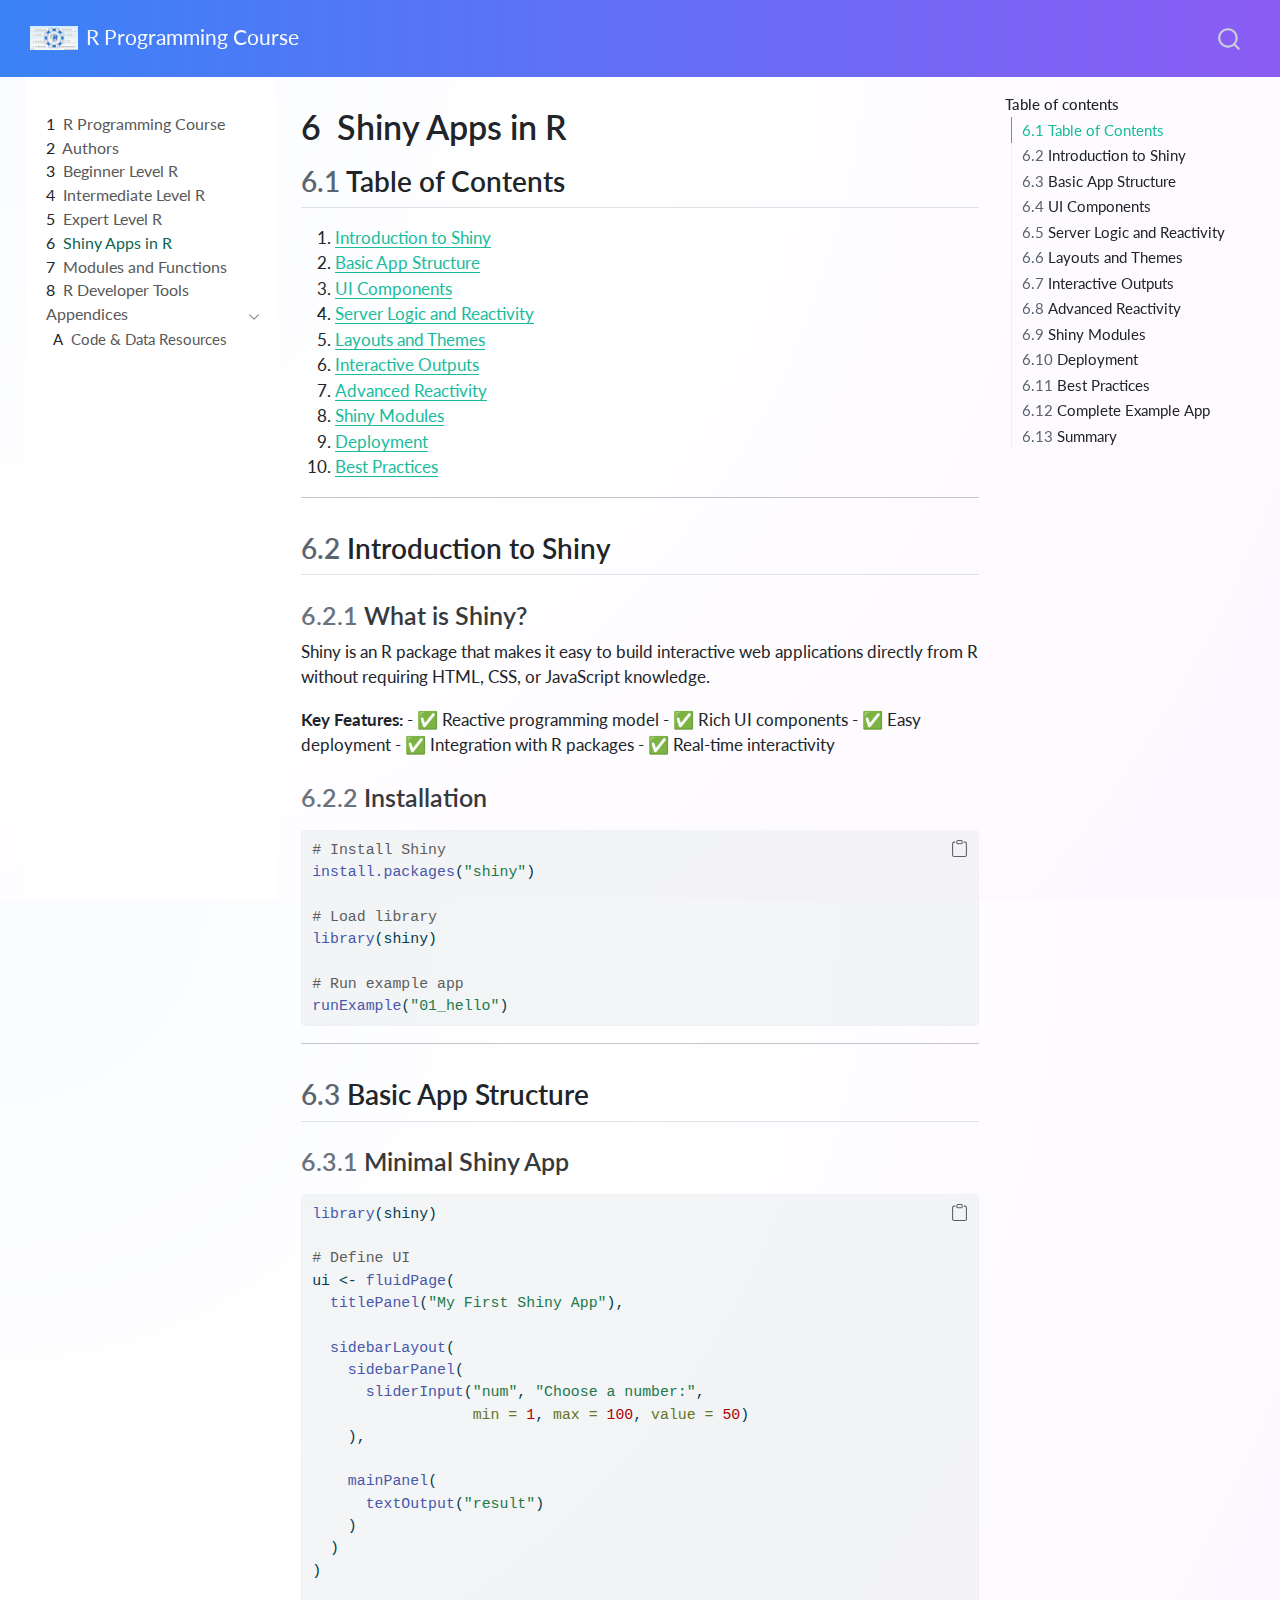
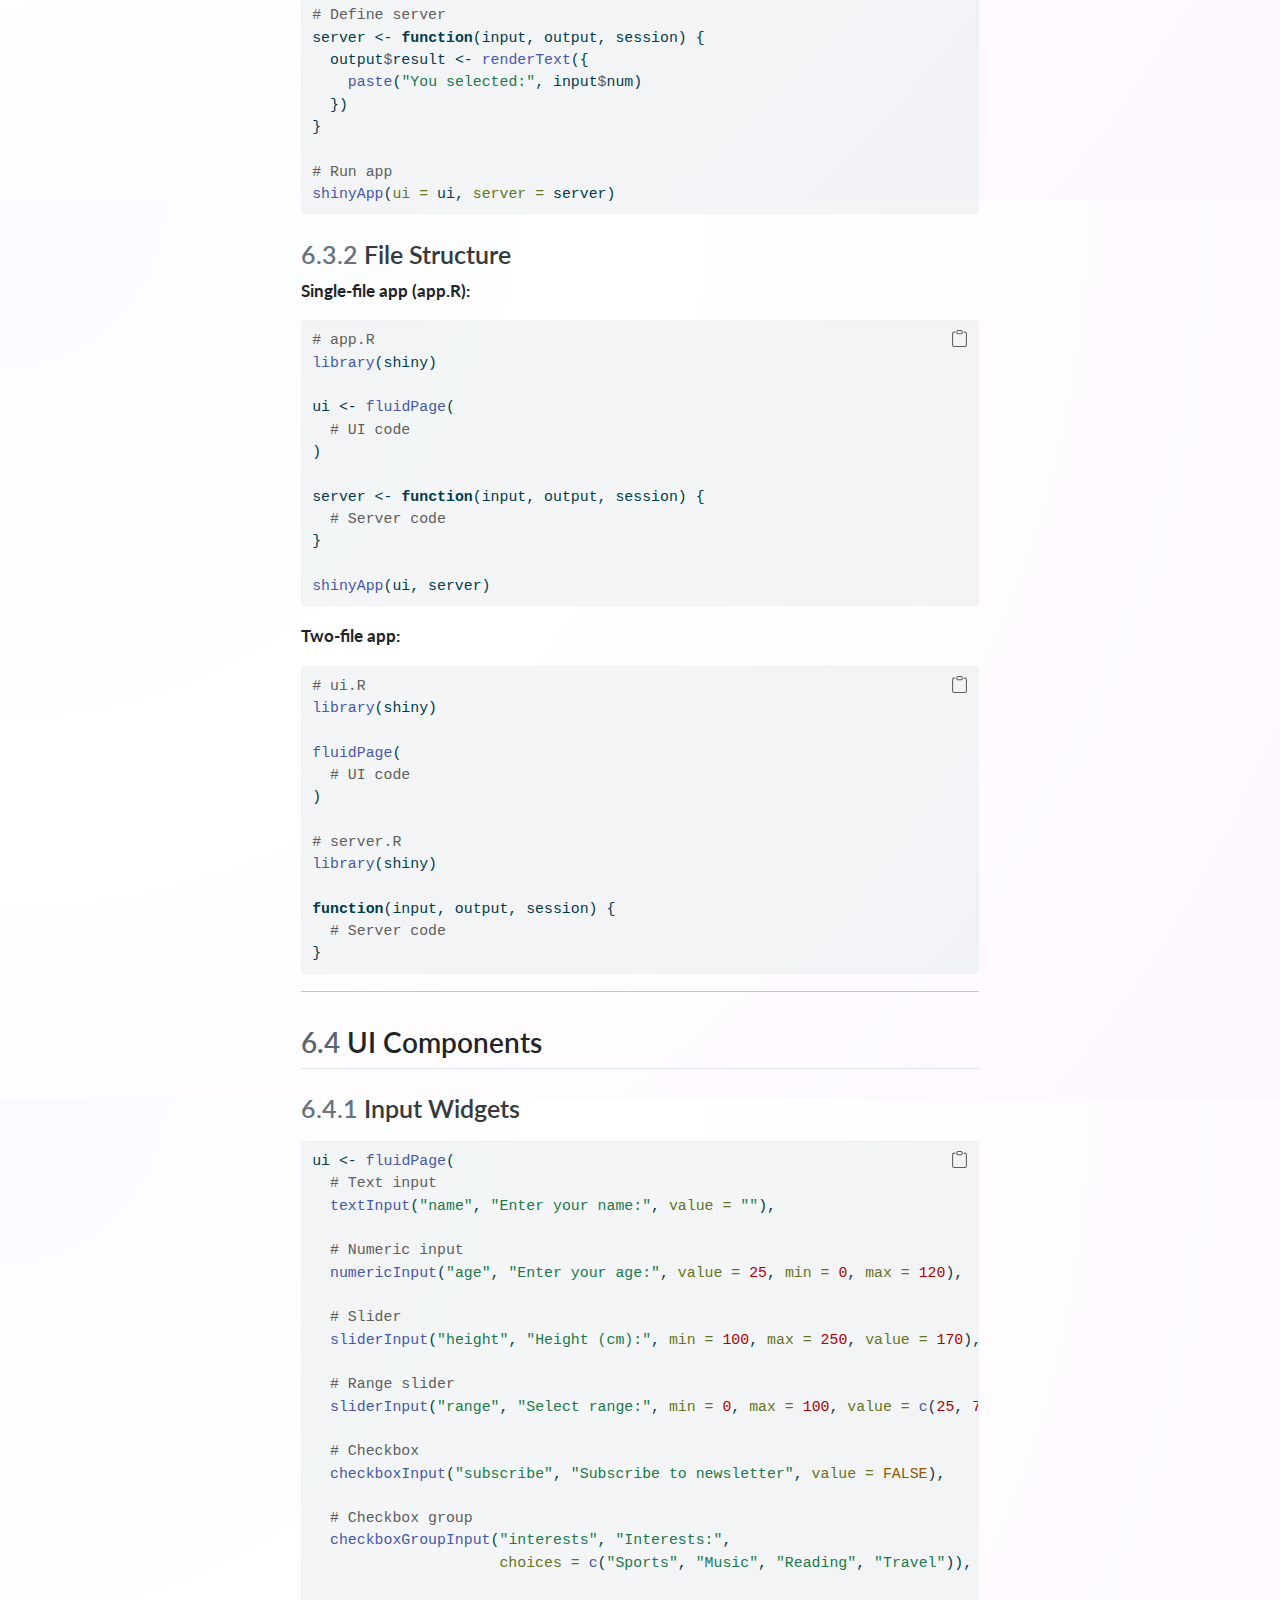
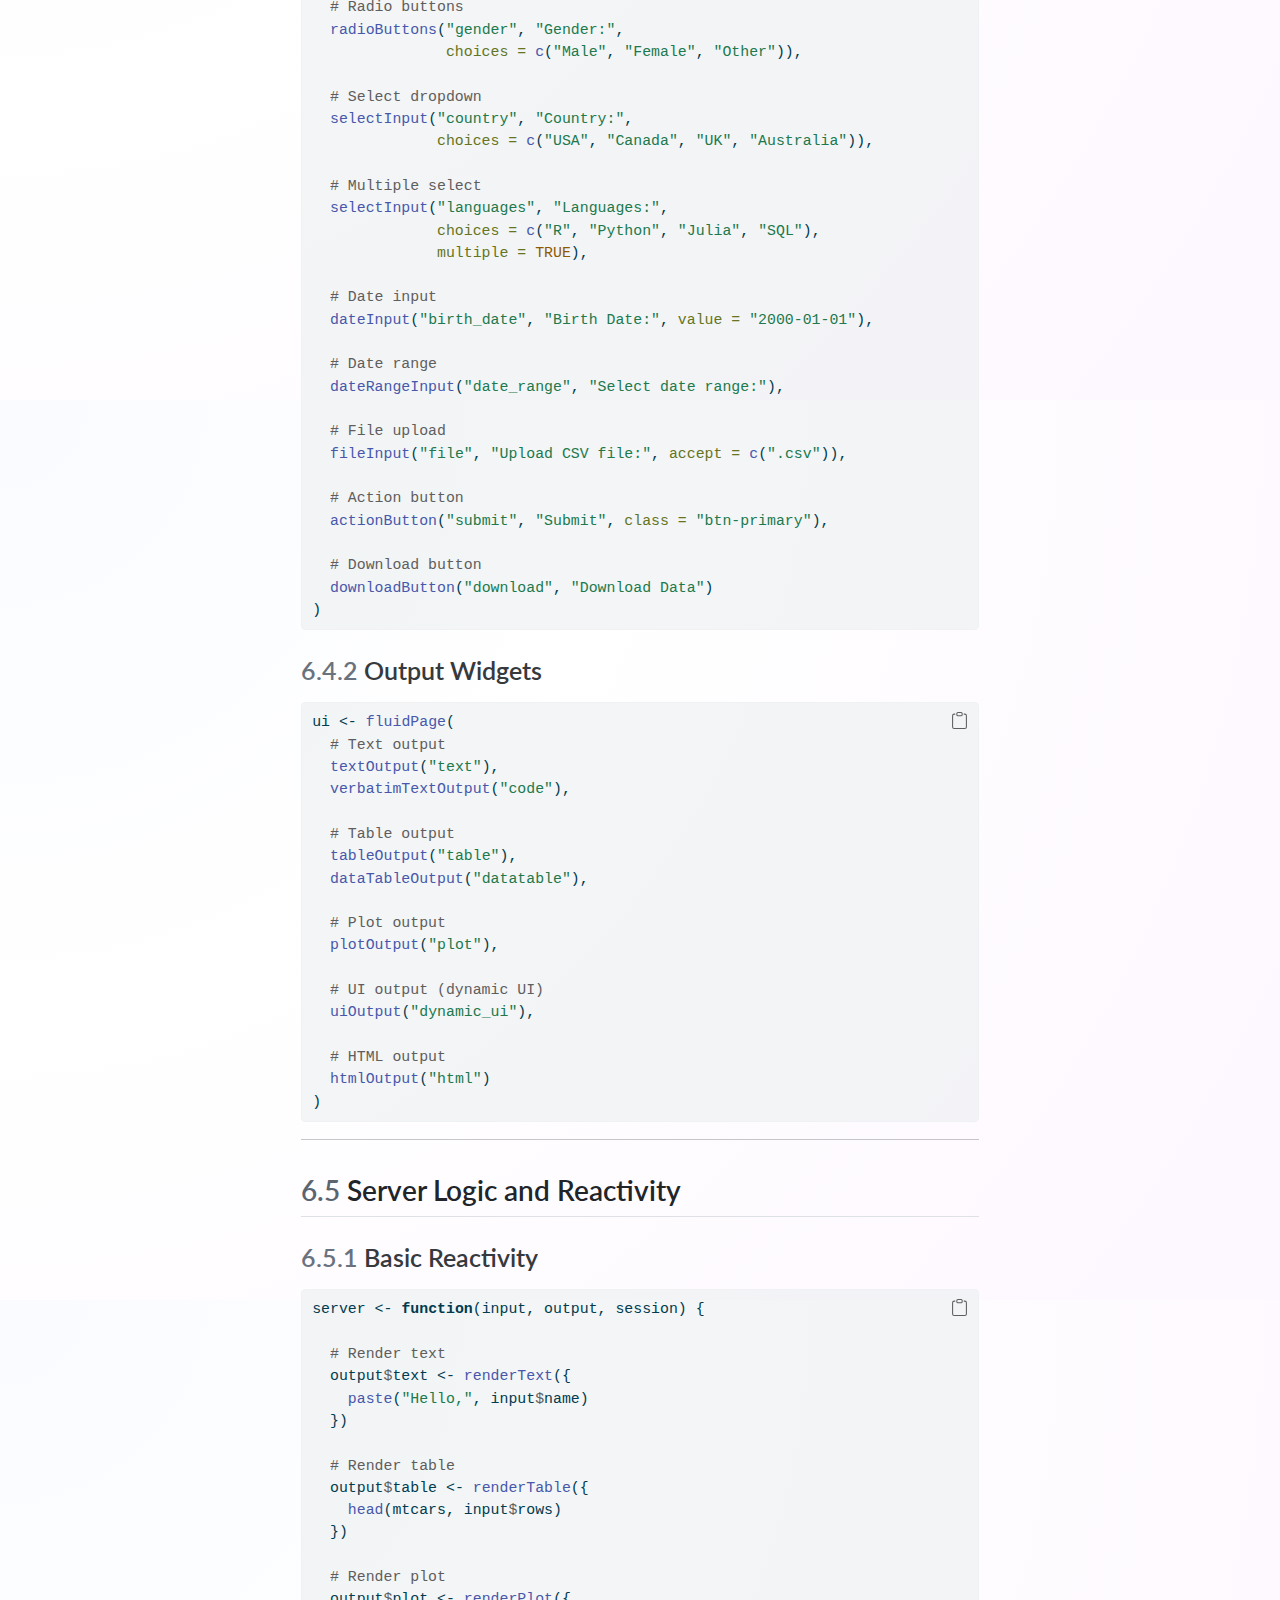
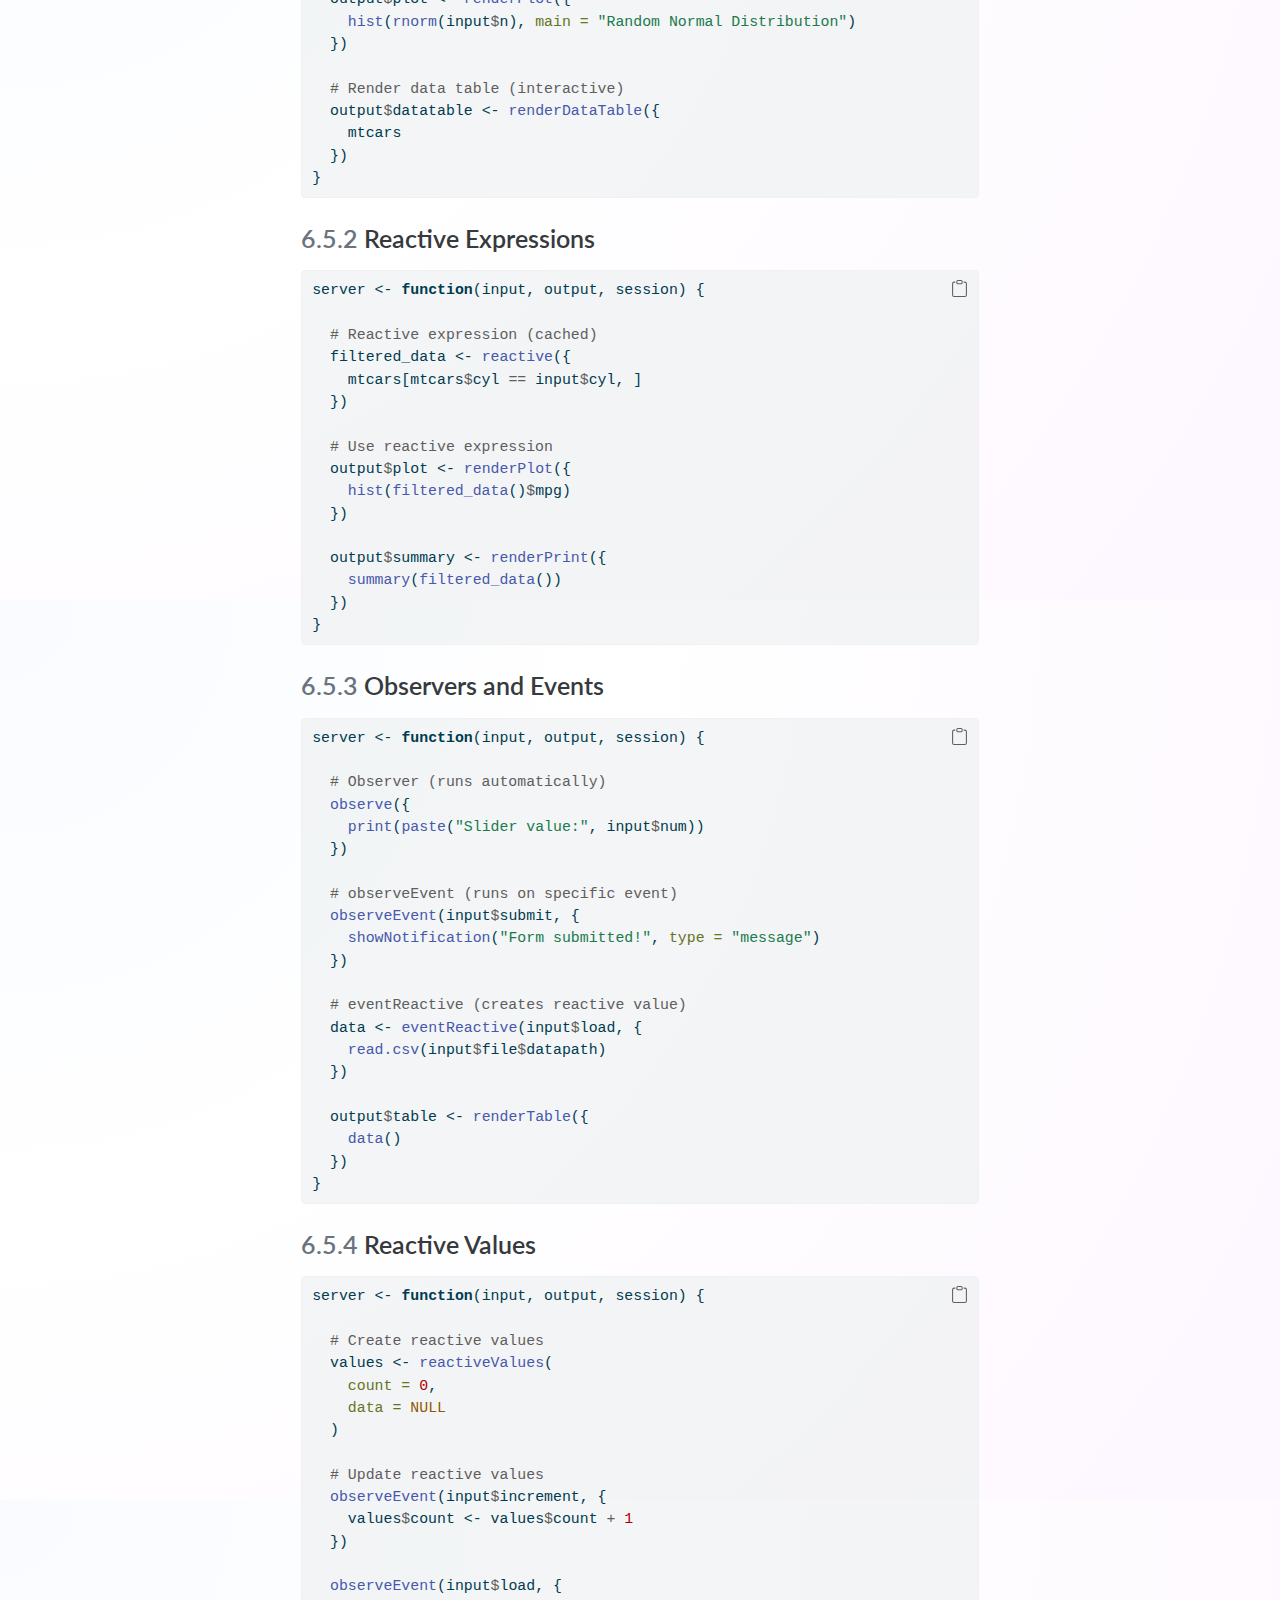
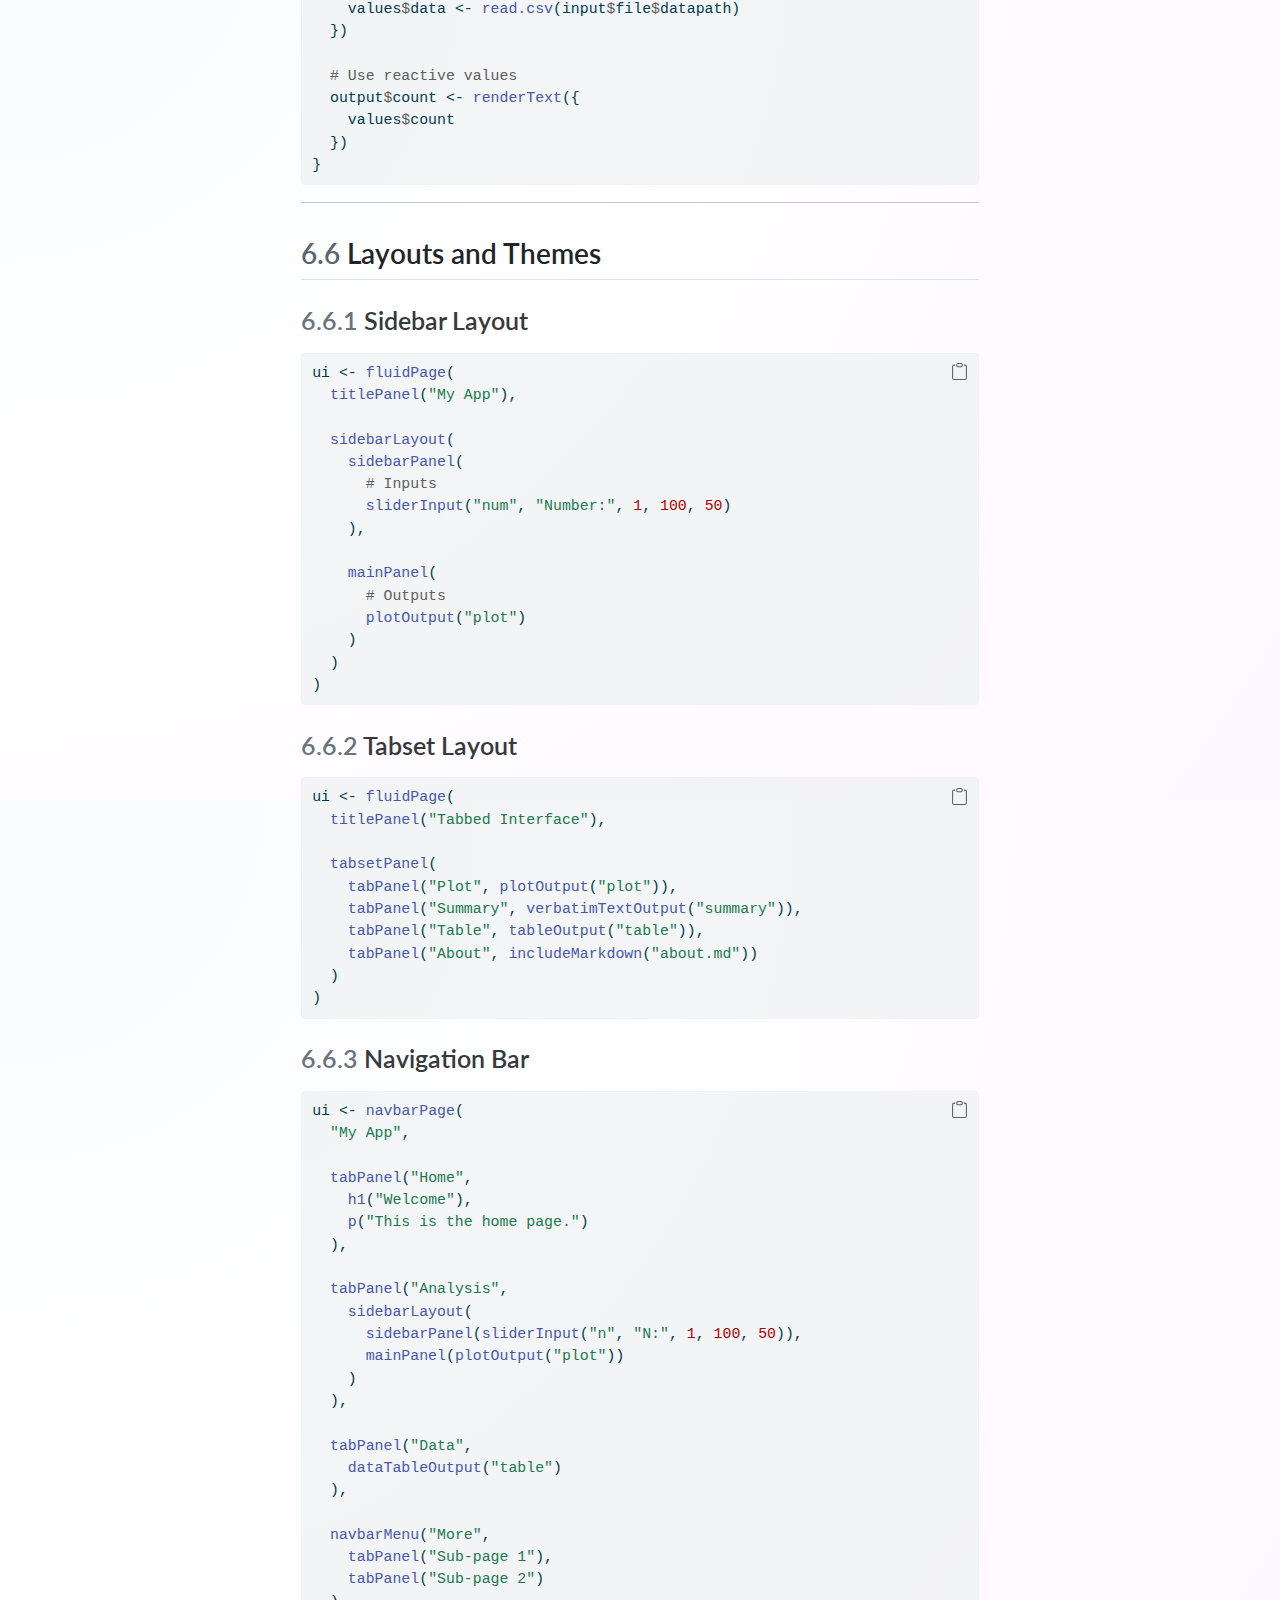
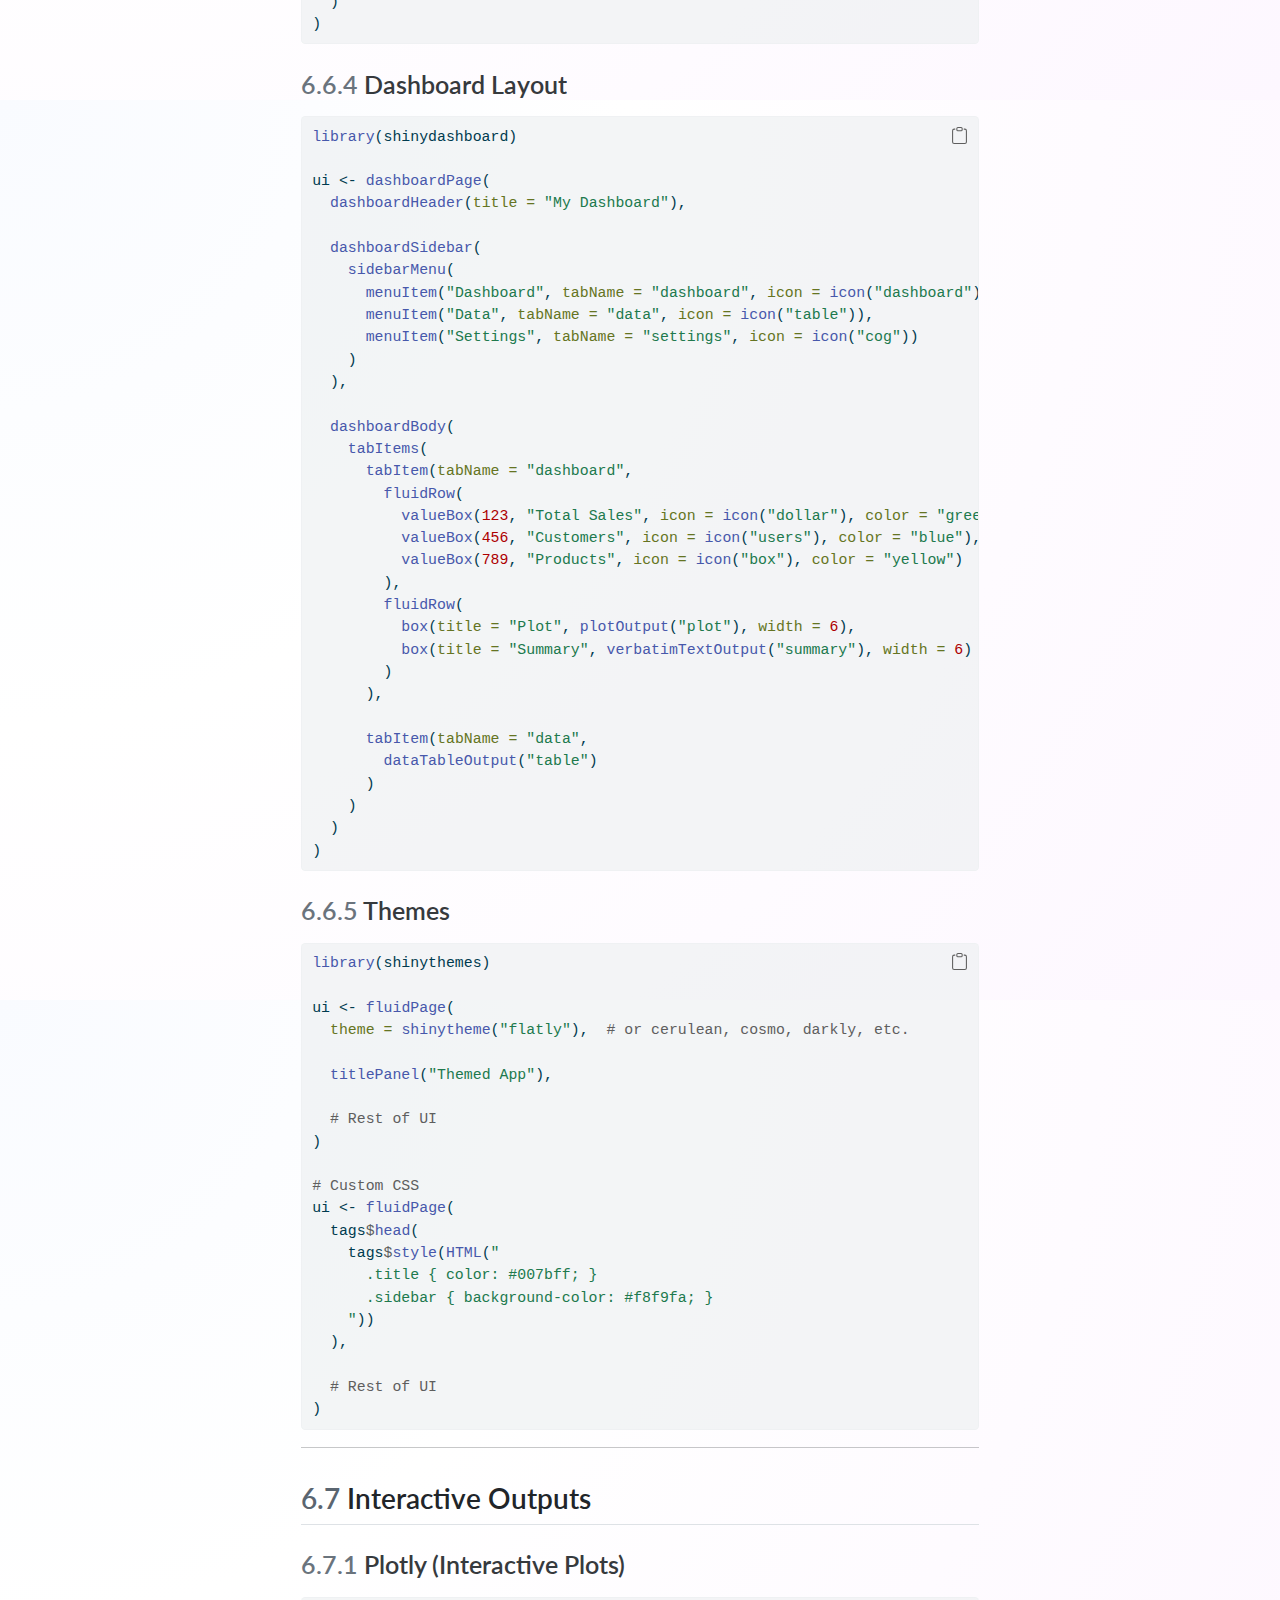
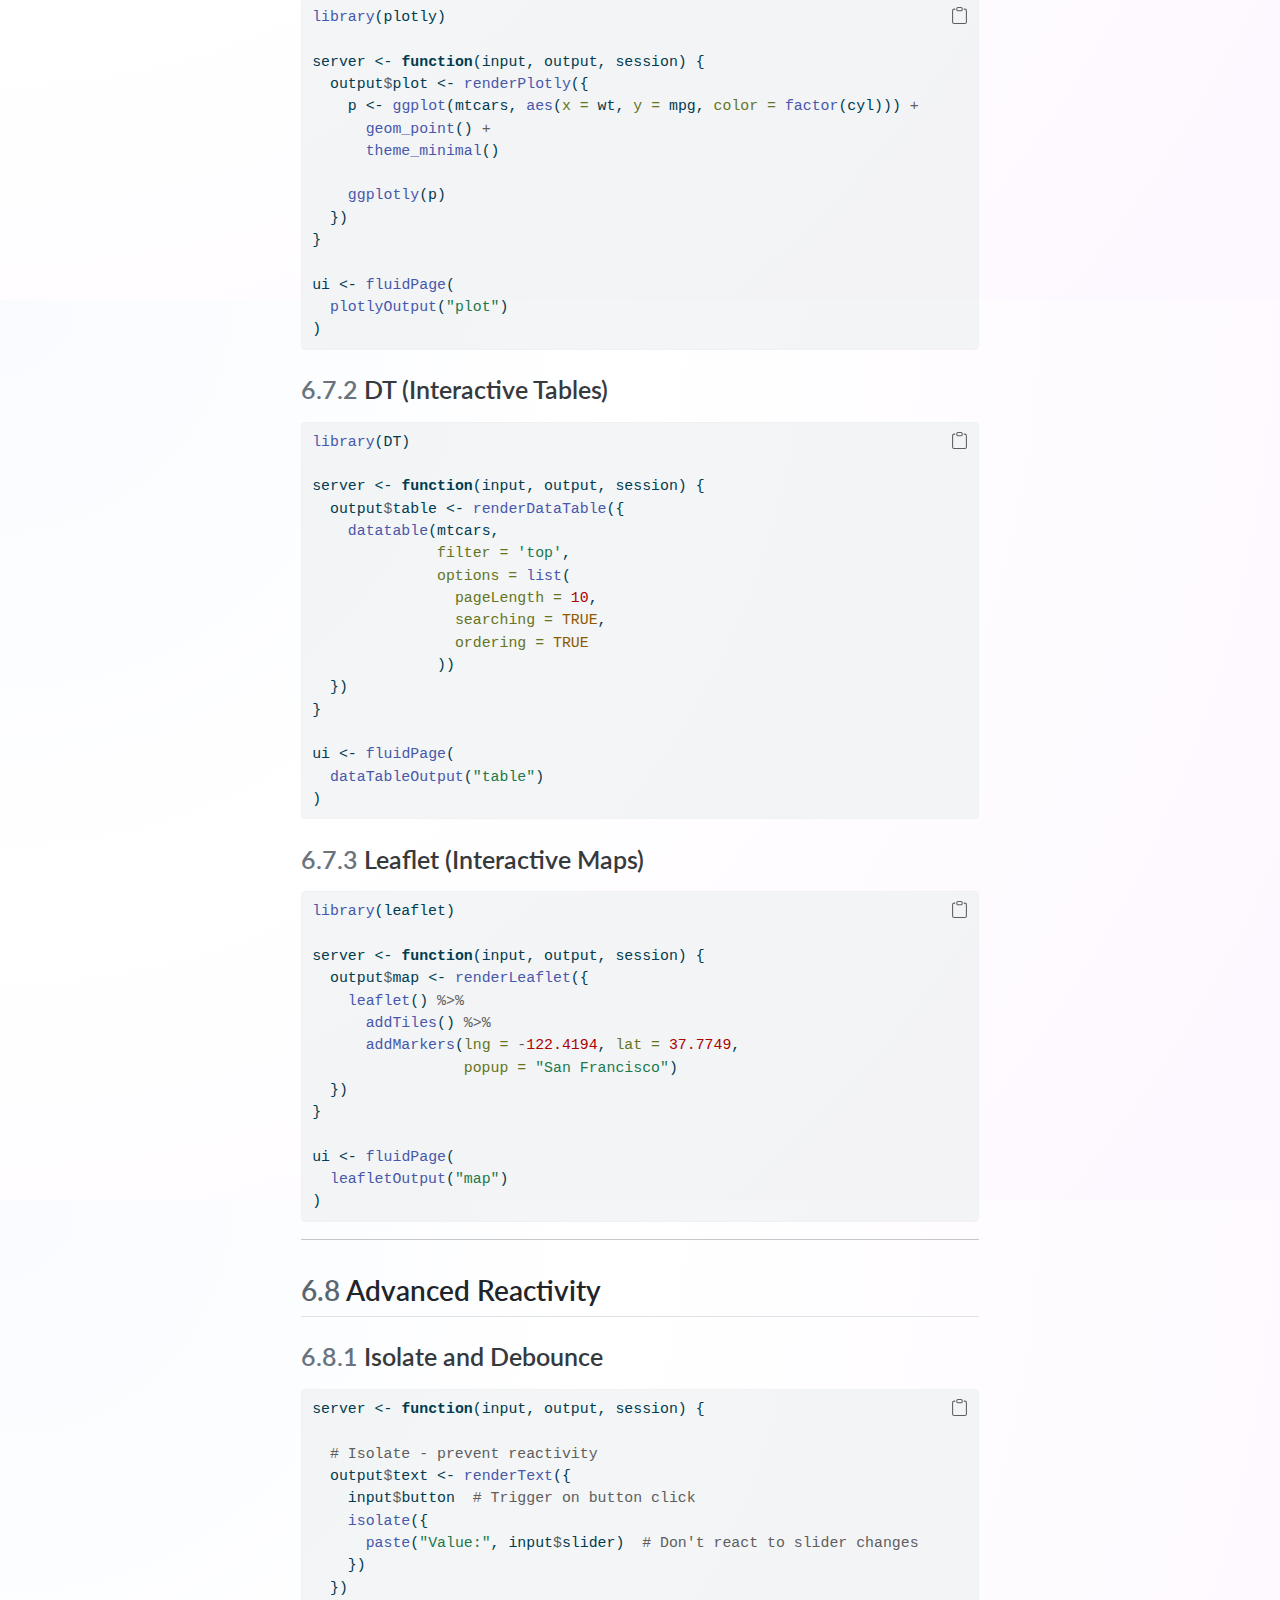
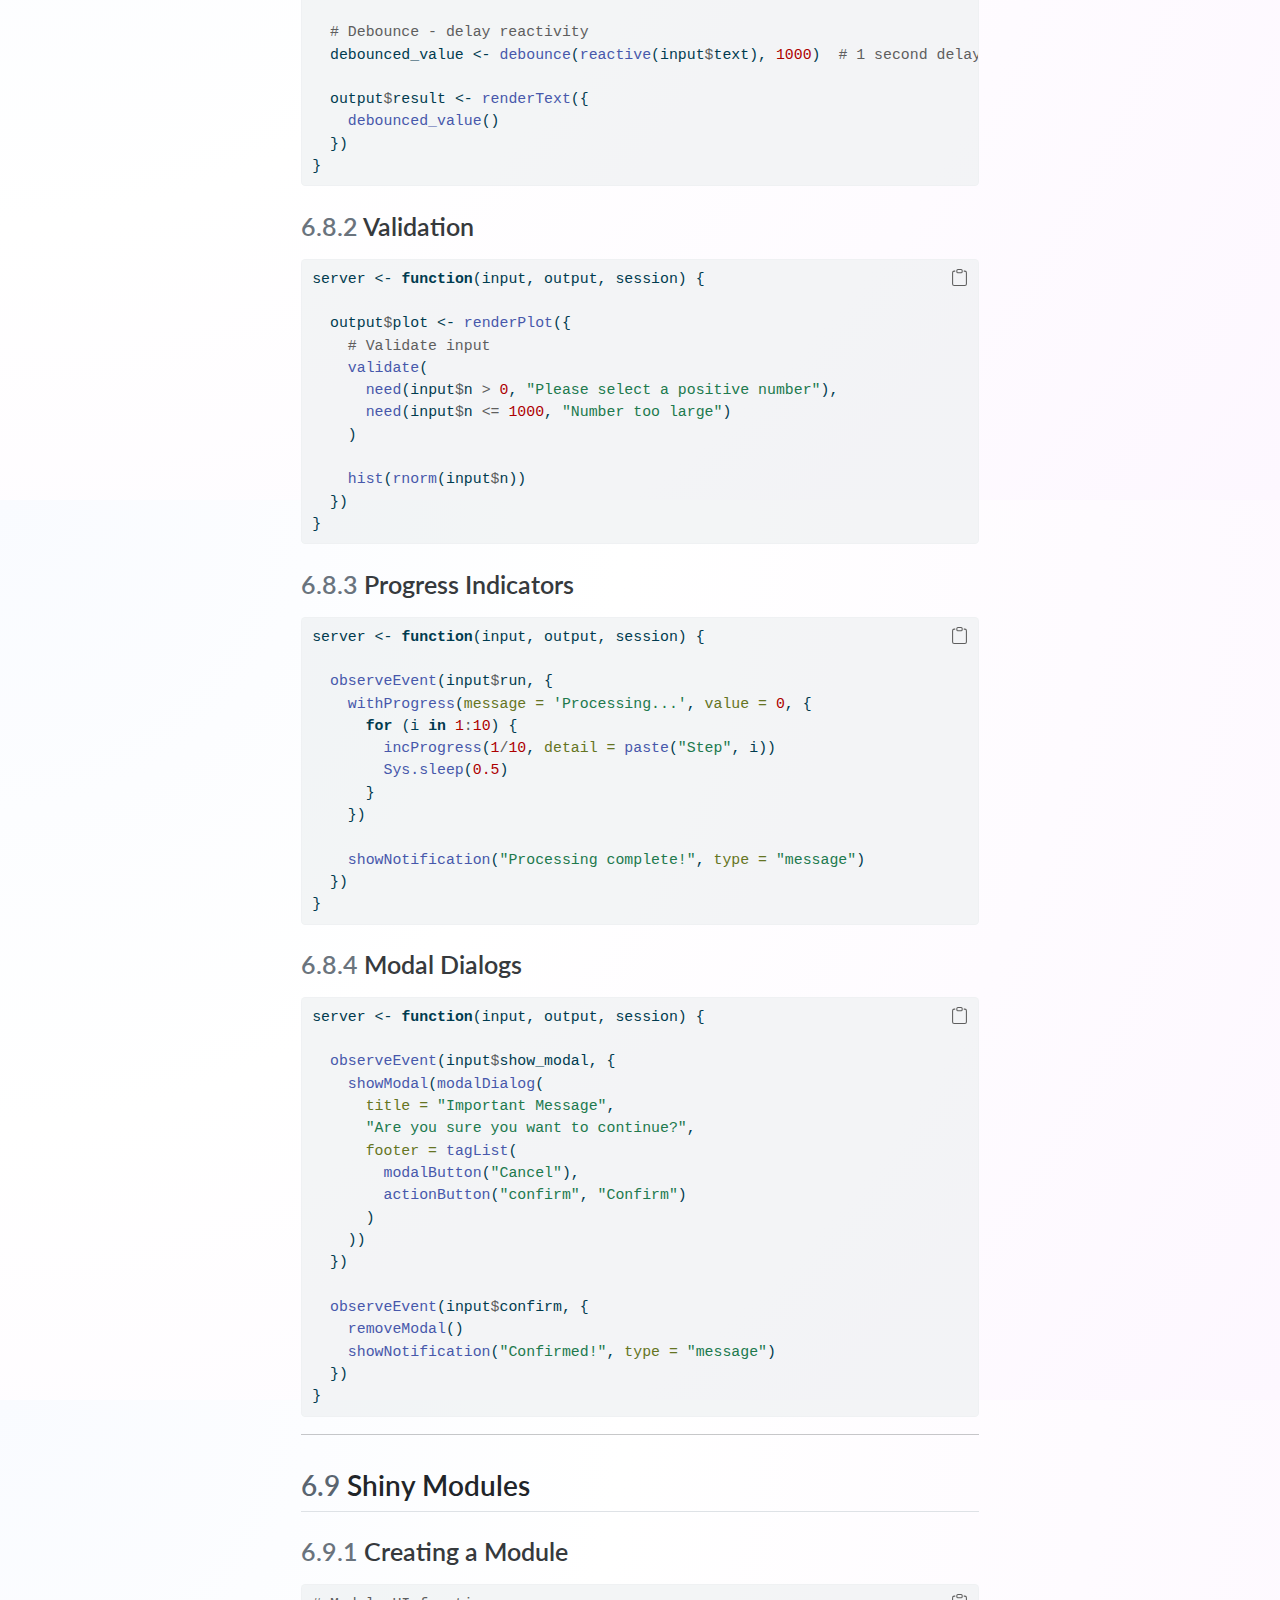
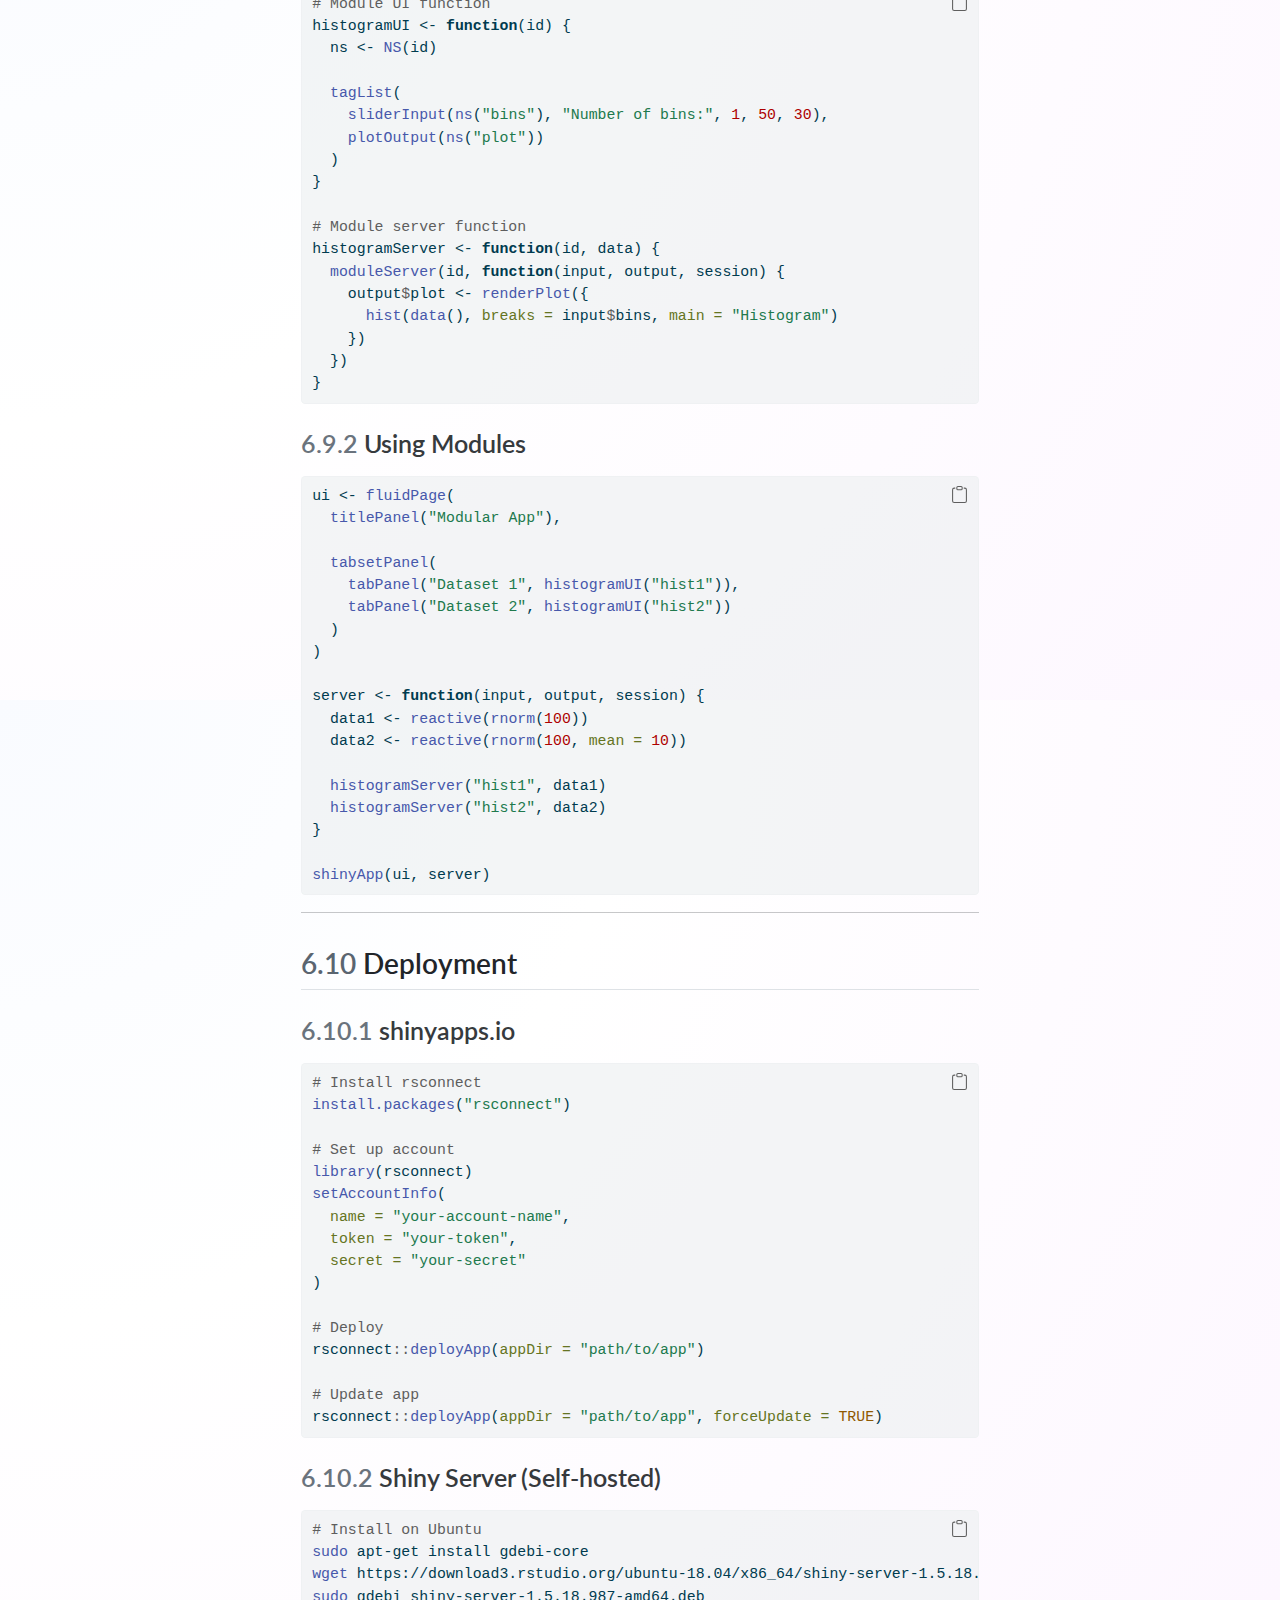
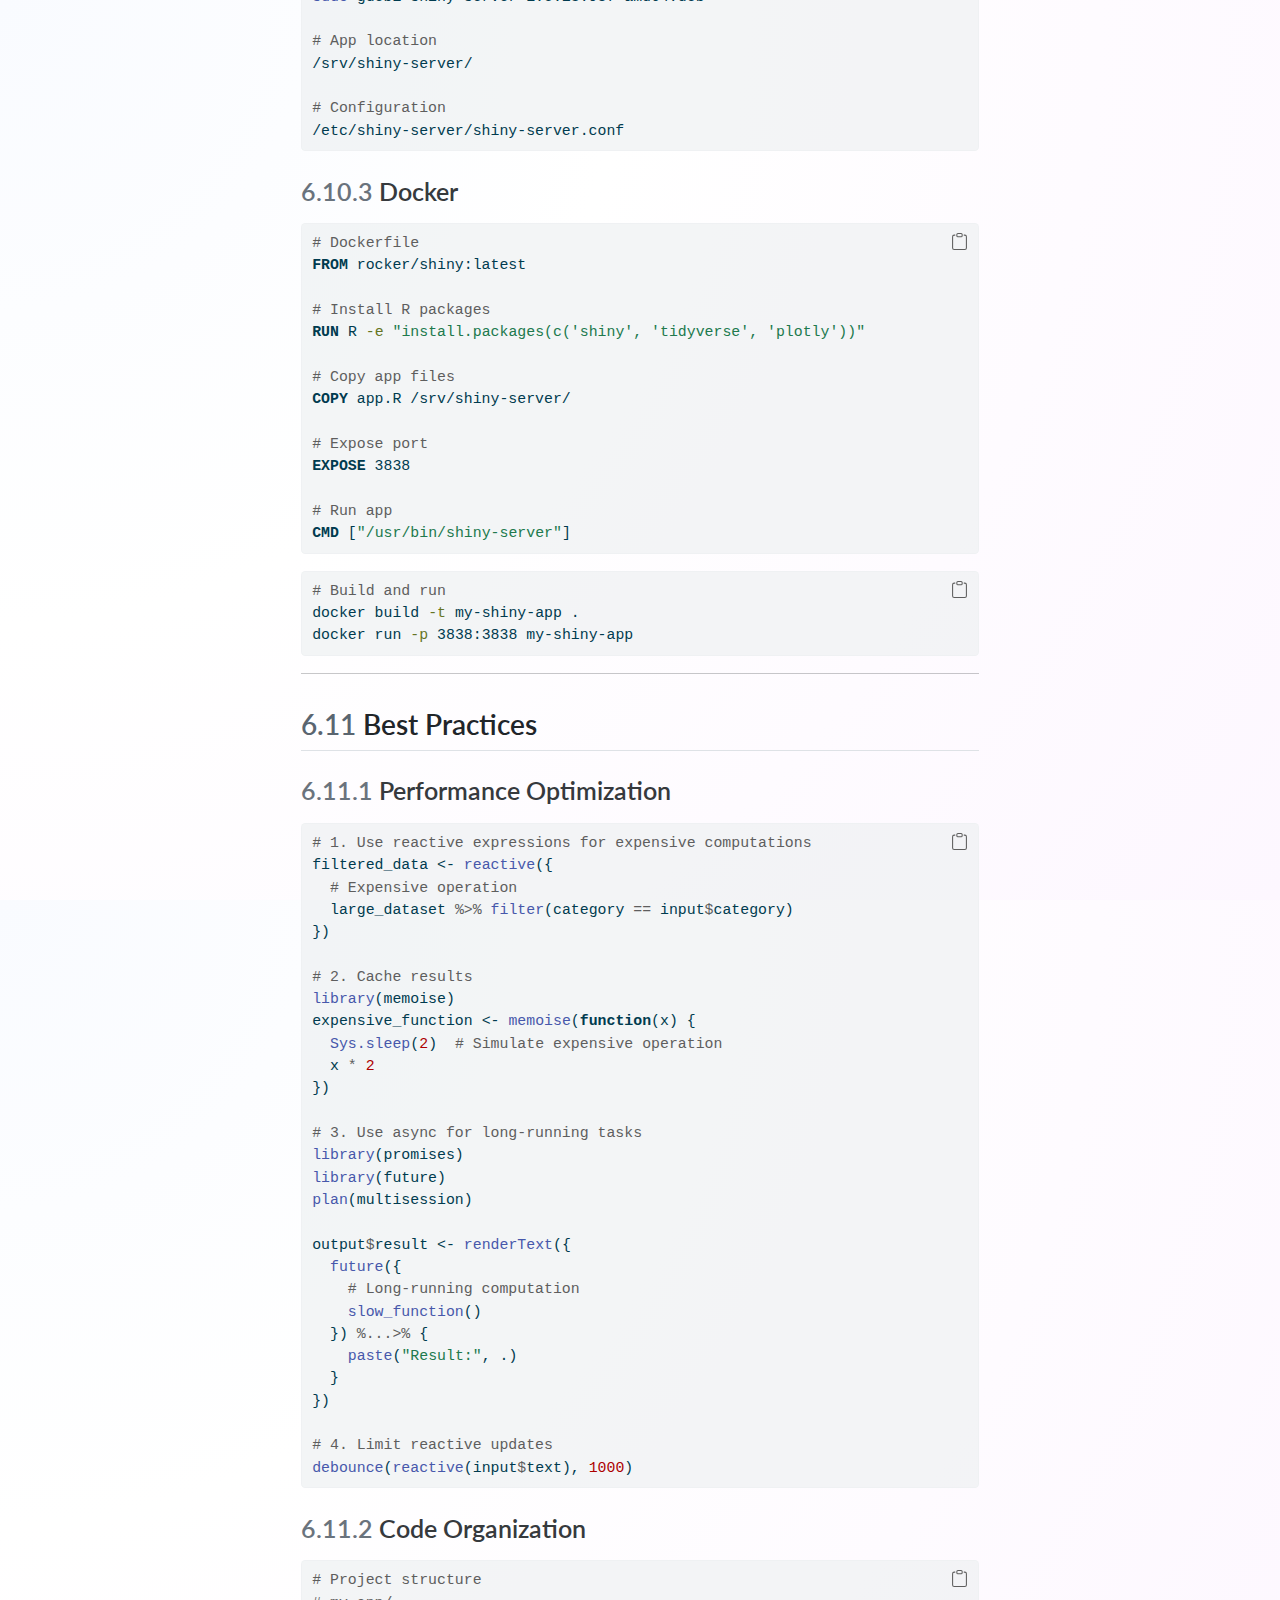
<file: 4_Shiny_Apps_in_R.html>
<!DOCTYPE html>
<html xmlns="http://www.w3.org/1999/xhtml" lang="en" xml:lang="en"><head>

<meta charset="utf-8">
<meta name="generator" content="quarto-1.8.26">

<meta name="viewport" content="width=device-width, initial-scale=1.0, user-scalable=yes">

<meta name="description" content="From beginner to expert: R fundamentals, data analysis, modeling, and development tools.">

<title>6&nbsp; Shiny Apps in R – R Programming Course</title>
<style>
code{white-space: pre-wrap;}
span.smallcaps{font-variant: small-caps;}
div.columns{display: flex; gap: min(4vw, 1.5em);}
div.column{flex: auto; overflow-x: auto;}
div.hanging-indent{margin-left: 1.5em; text-indent: -1.5em;}
ul.task-list{list-style: none;}
ul.task-list li input[type="checkbox"] {
  width: 0.8em;
  margin: 0 0.8em 0.2em -1em; /* quarto-specific, see https://github.com/quarto-dev/quarto-cli/issues/4556 */ 
  vertical-align: middle;
}
/* CSS for syntax highlighting */
html { -webkit-text-size-adjust: 100%; }
pre > code.sourceCode { white-space: pre; position: relative; }
pre > code.sourceCode > span { display: inline-block; line-height: 1.25; }
pre > code.sourceCode > span:empty { height: 1.2em; }
.sourceCode { overflow: visible; }
code.sourceCode > span { color: inherit; text-decoration: inherit; }
div.sourceCode { margin: 1em 0; }
pre.sourceCode { margin: 0; }
@media screen {
div.sourceCode { overflow: auto; }
}
@media print {
pre > code.sourceCode { white-space: pre-wrap; }
pre > code.sourceCode > span { text-indent: -5em; padding-left: 5em; }
}
pre.numberSource code
  { counter-reset: source-line 0; }
pre.numberSource code > span
  { position: relative; left: -4em; counter-increment: source-line; }
pre.numberSource code > span > a:first-child::before
  { content: counter(source-line);
    position: relative; left: -1em; text-align: right; vertical-align: baseline;
    border: none; display: inline-block;
    -webkit-touch-callout: none; -webkit-user-select: none;
    -khtml-user-select: none; -moz-user-select: none;
    -ms-user-select: none; user-select: none;
    padding: 0 4px; width: 4em;
  }
pre.numberSource { margin-left: 3em;  padding-left: 4px; }
div.sourceCode
  {   }
@media screen {
pre > code.sourceCode > span > a:first-child::before { text-decoration: underline; }
}
</style>


<script src="site_libs/quarto-nav/quarto-nav.js"></script>
<script src="site_libs/quarto-nav/headroom.min.js"></script>
<script src="site_libs/clipboard/clipboard.min.js"></script>
<script src="site_libs/quarto-search/autocomplete.umd.js"></script>
<script src="site_libs/quarto-search/fuse.min.js"></script>
<script src="site_libs/quarto-search/quarto-search.js"></script>
<meta name="quarto:offset" content="./">
<link href="./5_Modules_and_Functions.html" rel="next">
<link href="./3_Expert_Level_R.html" rel="prev">
<script src="site_libs/quarto-html/quarto.js" type="module"></script>
<script src="site_libs/quarto-html/tabsets/tabsets.js" type="module"></script>
<script src="site_libs/quarto-html/axe/axe-check.js" type="module"></script>
<script src="site_libs/quarto-html/popper.min.js"></script>
<script src="site_libs/quarto-html/tippy.umd.min.js"></script>
<script src="site_libs/quarto-html/anchor.min.js"></script>
<link href="site_libs/quarto-html/tippy.css" rel="stylesheet">
<link href="site_libs/quarto-html/quarto-syntax-highlighting-587c61ba64f3a5504c4d52d930310e48.css" rel="stylesheet" id="quarto-text-highlighting-styles">
<script src="site_libs/bootstrap/bootstrap.min.js"></script>
<link href="site_libs/bootstrap/bootstrap-icons.css" rel="stylesheet">
<link href="site_libs/bootstrap/bootstrap-d4ddd70199c5344cde2833b50fd7d7ac.min.css" rel="stylesheet" append-hash="true" id="quarto-bootstrap" data-mode="light">
<script id="quarto-search-options" type="application/json">{
  "location": "navbar",
  "copy-button": false,
  "collapse-after": 3,
  "panel-placement": "end",
  "type": "overlay",
  "limit": 50,
  "keyboard-shortcut": [
    "f",
    "/",
    "s"
  ],
  "show-item-context": false,
  "language": {
    "search-no-results-text": "No results",
    "search-matching-documents-text": "matching documents",
    "search-copy-link-title": "Copy link to search",
    "search-hide-matches-text": "Hide additional matches",
    "search-more-match-text": "more match in this document",
    "search-more-matches-text": "more matches in this document",
    "search-clear-button-title": "Clear",
    "search-text-placeholder": "",
    "search-detached-cancel-button-title": "Cancel",
    "search-submit-button-title": "Submit",
    "search-label": "Search"
  }
}</script>
<style>html{ scroll-behavior: smooth; }</style>


<link rel="stylesheet" href="styles.css">
</head>

<body class="nav-sidebar floating nav-fixed quarto-light">

<div id="quarto-search-results"></div>
  <header id="quarto-header" class="headroom fixed-top">
    <nav class="navbar navbar-expand-lg " data-bs-theme="dark">
      <div class="navbar-container container-fluid">
      <div class="navbar-brand-container mx-auto">
    <a href="./index.html" class="navbar-brand navbar-brand-logo">
    <img src="./logo.webp" alt="" class="navbar-logo light-content">
    <img src="./logo.webp" alt="" class="navbar-logo dark-content">
    </a>
    <a class="navbar-brand" href="./index.html">
    <span class="navbar-title">R Programming Course</span>
    </a>
  </div>
        <div class="quarto-navbar-tools tools-end">
</div>
          <div id="quarto-search" class="" title="Search"></div>
      </div> <!-- /container-fluid -->
    </nav>
  <nav class="quarto-secondary-nav">
    <div class="container-fluid d-flex">
      <button type="button" class="quarto-btn-toggle btn" data-bs-toggle="collapse" role="button" data-bs-target=".quarto-sidebar-collapse-item" aria-controls="quarto-sidebar" aria-expanded="false" aria-label="Toggle sidebar navigation" onclick="if (window.quartoToggleHeadroom) { window.quartoToggleHeadroom(); }">
        <i class="bi bi-layout-text-sidebar-reverse"></i>
      </button>
        <nav class="quarto-page-breadcrumbs" aria-label="breadcrumb"><ol class="breadcrumb"><li class="breadcrumb-item"><a href="./4_Shiny_Apps_in_R.html"><span class="chapter-number">6</span>&nbsp; <span class="chapter-title">Shiny Apps in R</span></a></li></ol></nav>
        <a class="flex-grow-1" role="navigation" data-bs-toggle="collapse" data-bs-target=".quarto-sidebar-collapse-item" aria-controls="quarto-sidebar" aria-expanded="false" aria-label="Toggle sidebar navigation" onclick="if (window.quartoToggleHeadroom) { window.quartoToggleHeadroom(); }">      
        </a>
    </div>
  </nav>
</header>
<!-- content -->
<div id="quarto-content" class="quarto-container page-columns page-rows-contents page-layout-article page-navbar">
<!-- sidebar -->
  <nav id="quarto-sidebar" class="sidebar collapse collapse-horizontal quarto-sidebar-collapse-item sidebar-navigation floating overflow-auto">
    <div class="sidebar-menu-container"> 
    <ul class="list-unstyled mt-1">
        <li class="sidebar-item">
  <div class="sidebar-item-container"> 
  <a href="./index.html" class="sidebar-item-text sidebar-link">
 <span class="menu-text"><span class="chapter-number">1</span>&nbsp; <span class="chapter-title">R Programming Course</span></span></a>
  </div>
</li>
        <li class="sidebar-item">
  <div class="sidebar-item-container"> 
  <a href="./authors.html" class="sidebar-item-text sidebar-link">
 <span class="menu-text"><span class="chapter-number">2</span>&nbsp; <span class="chapter-title">Authors</span></span></a>
  </div>
</li>
        <li class="sidebar-item">
  <div class="sidebar-item-container"> 
  <a href="./1_Beginner_Level_R.html" class="sidebar-item-text sidebar-link">
 <span class="menu-text"><span class="chapter-number">3</span>&nbsp; <span class="chapter-title">Beginner Level R</span></span></a>
  </div>
</li>
        <li class="sidebar-item">
  <div class="sidebar-item-container"> 
  <a href="./2_Intermediate_Level_R.html" class="sidebar-item-text sidebar-link">
 <span class="menu-text"><span class="chapter-number">4</span>&nbsp; <span class="chapter-title">Intermediate Level R</span></span></a>
  </div>
</li>
        <li class="sidebar-item">
  <div class="sidebar-item-container"> 
  <a href="./3_Expert_Level_R.html" class="sidebar-item-text sidebar-link">
 <span class="menu-text"><span class="chapter-number">5</span>&nbsp; <span class="chapter-title">Expert Level R</span></span></a>
  </div>
</li>
        <li class="sidebar-item">
  <div class="sidebar-item-container"> 
  <a href="./4_Shiny_Apps_in_R.html" class="sidebar-item-text sidebar-link active">
 <span class="menu-text"><span class="chapter-number">6</span>&nbsp; <span class="chapter-title">Shiny Apps in R</span></span></a>
  </div>
</li>
        <li class="sidebar-item">
  <div class="sidebar-item-container"> 
  <a href="./5_Modules_and_Functions.html" class="sidebar-item-text sidebar-link">
 <span class="menu-text"><span class="chapter-number">7</span>&nbsp; <span class="chapter-title">Modules and Functions</span></span></a>
  </div>
</li>
        <li class="sidebar-item">
  <div class="sidebar-item-container"> 
  <a href="./6_R_Developer_Tools.html" class="sidebar-item-text sidebar-link">
 <span class="menu-text"><span class="chapter-number">8</span>&nbsp; <span class="chapter-title">R Developer Tools</span></span></a>
  </div>
</li>
        <li class="sidebar-item sidebar-item-section">
      <div class="sidebar-item-container"> 
            <a class="sidebar-item-text sidebar-link text-start" data-bs-toggle="collapse" data-bs-target="#quarto-sidebar-section-1" role="navigation" aria-expanded="true">
 <span class="menu-text">Appendices</span></a>
          <a class="sidebar-item-toggle text-start" data-bs-toggle="collapse" data-bs-target="#quarto-sidebar-section-1" role="navigation" aria-expanded="true" aria-label="Toggle section">
            <i class="bi bi-chevron-right ms-2"></i>
          </a> 
      </div>
      <ul id="quarto-sidebar-section-1" class="collapse list-unstyled sidebar-section depth1 show">  
          <li class="sidebar-item">
  <div class="sidebar-item-container"> 
  <a href="./appendix_resources.html" class="sidebar-item-text sidebar-link">
 <span class="menu-text"><span class="chapter-number">A</span>&nbsp; <span class="chapter-title">Code &amp; Data Resources</span></span></a>
  </div>
</li>
      </ul>
  </li>
    </ul>
    </div>
</nav>
<div id="quarto-sidebar-glass" class="quarto-sidebar-collapse-item" data-bs-toggle="collapse" data-bs-target=".quarto-sidebar-collapse-item"></div>
<!-- margin-sidebar -->
    <div id="quarto-margin-sidebar" class="sidebar margin-sidebar">
        <nav id="TOC" role="doc-toc" class="toc-active">
    <h2 id="toc-title">Table of contents</h2>
   
  <ul>
  <li><a href="#table-of-contents" id="toc-table-of-contents" class="nav-link active" data-scroll-target="#table-of-contents"><span class="header-section-number">6.1</span> Table of Contents</a></li>
  <li><a href="#introduction-to-shiny" id="toc-introduction-to-shiny" class="nav-link" data-scroll-target="#introduction-to-shiny"><span class="header-section-number">6.2</span> Introduction to Shiny</a>
  <ul class="collapse">
  <li><a href="#what-is-shiny" id="toc-what-is-shiny" class="nav-link" data-scroll-target="#what-is-shiny"><span class="header-section-number">6.2.1</span> What is Shiny?</a></li>
  <li><a href="#installation" id="toc-installation" class="nav-link" data-scroll-target="#installation"><span class="header-section-number">6.2.2</span> Installation</a></li>
  </ul></li>
  <li><a href="#basic-app-structure" id="toc-basic-app-structure" class="nav-link" data-scroll-target="#basic-app-structure"><span class="header-section-number">6.3</span> Basic App Structure</a>
  <ul class="collapse">
  <li><a href="#minimal-shiny-app" id="toc-minimal-shiny-app" class="nav-link" data-scroll-target="#minimal-shiny-app"><span class="header-section-number">6.3.1</span> Minimal Shiny App</a></li>
  <li><a href="#file-structure" id="toc-file-structure" class="nav-link" data-scroll-target="#file-structure"><span class="header-section-number">6.3.2</span> File Structure</a></li>
  </ul></li>
  <li><a href="#ui-components" id="toc-ui-components" class="nav-link" data-scroll-target="#ui-components"><span class="header-section-number">6.4</span> UI Components</a>
  <ul class="collapse">
  <li><a href="#input-widgets" id="toc-input-widgets" class="nav-link" data-scroll-target="#input-widgets"><span class="header-section-number">6.4.1</span> Input Widgets</a></li>
  <li><a href="#output-widgets" id="toc-output-widgets" class="nav-link" data-scroll-target="#output-widgets"><span class="header-section-number">6.4.2</span> Output Widgets</a></li>
  </ul></li>
  <li><a href="#server-logic-and-reactivity" id="toc-server-logic-and-reactivity" class="nav-link" data-scroll-target="#server-logic-and-reactivity"><span class="header-section-number">6.5</span> Server Logic and Reactivity</a>
  <ul class="collapse">
  <li><a href="#basic-reactivity" id="toc-basic-reactivity" class="nav-link" data-scroll-target="#basic-reactivity"><span class="header-section-number">6.5.1</span> Basic Reactivity</a></li>
  <li><a href="#reactive-expressions" id="toc-reactive-expressions" class="nav-link" data-scroll-target="#reactive-expressions"><span class="header-section-number">6.5.2</span> Reactive Expressions</a></li>
  <li><a href="#observers-and-events" id="toc-observers-and-events" class="nav-link" data-scroll-target="#observers-and-events"><span class="header-section-number">6.5.3</span> Observers and Events</a></li>
  <li><a href="#reactive-values" id="toc-reactive-values" class="nav-link" data-scroll-target="#reactive-values"><span class="header-section-number">6.5.4</span> Reactive Values</a></li>
  </ul></li>
  <li><a href="#layouts-and-themes" id="toc-layouts-and-themes" class="nav-link" data-scroll-target="#layouts-and-themes"><span class="header-section-number">6.6</span> Layouts and Themes</a>
  <ul class="collapse">
  <li><a href="#sidebar-layout" id="toc-sidebar-layout" class="nav-link" data-scroll-target="#sidebar-layout"><span class="header-section-number">6.6.1</span> Sidebar Layout</a></li>
  <li><a href="#tabset-layout" id="toc-tabset-layout" class="nav-link" data-scroll-target="#tabset-layout"><span class="header-section-number">6.6.2</span> Tabset Layout</a></li>
  <li><a href="#navigation-bar" id="toc-navigation-bar" class="nav-link" data-scroll-target="#navigation-bar"><span class="header-section-number">6.6.3</span> Navigation Bar</a></li>
  <li><a href="#dashboard-layout" id="toc-dashboard-layout" class="nav-link" data-scroll-target="#dashboard-layout"><span class="header-section-number">6.6.4</span> Dashboard Layout</a></li>
  <li><a href="#themes" id="toc-themes" class="nav-link" data-scroll-target="#themes"><span class="header-section-number">6.6.5</span> Themes</a></li>
  </ul></li>
  <li><a href="#interactive-outputs" id="toc-interactive-outputs" class="nav-link" data-scroll-target="#interactive-outputs"><span class="header-section-number">6.7</span> Interactive Outputs</a>
  <ul class="collapse">
  <li><a href="#plotly-interactive-plots" id="toc-plotly-interactive-plots" class="nav-link" data-scroll-target="#plotly-interactive-plots"><span class="header-section-number">6.7.1</span> Plotly (Interactive Plots)</a></li>
  <li><a href="#dt-interactive-tables" id="toc-dt-interactive-tables" class="nav-link" data-scroll-target="#dt-interactive-tables"><span class="header-section-number">6.7.2</span> DT (Interactive Tables)</a></li>
  <li><a href="#leaflet-interactive-maps" id="toc-leaflet-interactive-maps" class="nav-link" data-scroll-target="#leaflet-interactive-maps"><span class="header-section-number">6.7.3</span> Leaflet (Interactive Maps)</a></li>
  </ul></li>
  <li><a href="#advanced-reactivity" id="toc-advanced-reactivity" class="nav-link" data-scroll-target="#advanced-reactivity"><span class="header-section-number">6.8</span> Advanced Reactivity</a>
  <ul class="collapse">
  <li><a href="#isolate-and-debounce" id="toc-isolate-and-debounce" class="nav-link" data-scroll-target="#isolate-and-debounce"><span class="header-section-number">6.8.1</span> Isolate and Debounce</a></li>
  <li><a href="#validation" id="toc-validation" class="nav-link" data-scroll-target="#validation"><span class="header-section-number">6.8.2</span> Validation</a></li>
  <li><a href="#progress-indicators" id="toc-progress-indicators" class="nav-link" data-scroll-target="#progress-indicators"><span class="header-section-number">6.8.3</span> Progress Indicators</a></li>
  <li><a href="#modal-dialogs" id="toc-modal-dialogs" class="nav-link" data-scroll-target="#modal-dialogs"><span class="header-section-number">6.8.4</span> Modal Dialogs</a></li>
  </ul></li>
  <li><a href="#shiny-modules" id="toc-shiny-modules" class="nav-link" data-scroll-target="#shiny-modules"><span class="header-section-number">6.9</span> Shiny Modules</a>
  <ul class="collapse">
  <li><a href="#creating-a-module" id="toc-creating-a-module" class="nav-link" data-scroll-target="#creating-a-module"><span class="header-section-number">6.9.1</span> Creating a Module</a></li>
  <li><a href="#using-modules" id="toc-using-modules" class="nav-link" data-scroll-target="#using-modules"><span class="header-section-number">6.9.2</span> Using Modules</a></li>
  </ul></li>
  <li><a href="#deployment" id="toc-deployment" class="nav-link" data-scroll-target="#deployment"><span class="header-section-number">6.10</span> Deployment</a>
  <ul class="collapse">
  <li><a href="#shinyapps.io" id="toc-shinyapps.io" class="nav-link" data-scroll-target="#shinyapps.io"><span class="header-section-number">6.10.1</span> shinyapps.io</a></li>
  <li><a href="#shiny-server-self-hosted" id="toc-shiny-server-self-hosted" class="nav-link" data-scroll-target="#shiny-server-self-hosted"><span class="header-section-number">6.10.2</span> Shiny Server (Self-hosted)</a></li>
  <li><a href="#docker" id="toc-docker" class="nav-link" data-scroll-target="#docker"><span class="header-section-number">6.10.3</span> Docker</a></li>
  </ul></li>
  <li><a href="#best-practices" id="toc-best-practices" class="nav-link" data-scroll-target="#best-practices"><span class="header-section-number">6.11</span> Best Practices</a>
  <ul class="collapse">
  <li><a href="#performance-optimization" id="toc-performance-optimization" class="nav-link" data-scroll-target="#performance-optimization"><span class="header-section-number">6.11.1</span> Performance Optimization</a></li>
  <li><a href="#code-organization" id="toc-code-organization" class="nav-link" data-scroll-target="#code-organization"><span class="header-section-number">6.11.2</span> Code Organization</a></li>
  <li><a href="#security" id="toc-security" class="nav-link" data-scroll-target="#security"><span class="header-section-number">6.11.3</span> Security</a></li>
  </ul></li>
  <li><a href="#complete-example-app" id="toc-complete-example-app" class="nav-link" data-scroll-target="#complete-example-app"><span class="header-section-number">6.12</span> Complete Example App</a></li>
  <li><a href="#summary" id="toc-summary" class="nav-link" data-scroll-target="#summary"><span class="header-section-number">6.13</span> Summary</a>
  <ul class="collapse">
  <li><a href="#skills-learned" id="toc-skills-learned" class="nav-link" data-scroll-target="#skills-learned"><span class="header-section-number">6.13.1</span> Skills Learned</a></li>
  <li><a href="#next-steps" id="toc-next-steps" class="nav-link" data-scroll-target="#next-steps"><span class="header-section-number">6.13.2</span> Next Steps</a></li>
  <li><a href="#resources" id="toc-resources" class="nav-link" data-scroll-target="#resources"><span class="header-section-number">6.13.3</span> Resources</a></li>
  </ul></li>
  </ul>
</nav>
    </div>
<!-- main -->
<main class="content" id="quarto-document-content">

<header id="title-block-header" class="quarto-title-block default">
<div class="quarto-title">
<h1 class="title"><span class="chapter-number">6</span>&nbsp; <span class="chapter-title">Shiny Apps in R</span></h1>
</div>



<div class="quarto-title-meta">

    
  
    
  </div>
  


</header>


<section id="table-of-contents" class="level2" data-number="6.1">
<h2 data-number="6.1" class="anchored" data-anchor-id="table-of-contents"><span class="header-section-number">6.1</span> Table of Contents</h2>
<ol type="1">
<li><a href="#introduction-to-shiny">Introduction to Shiny</a></li>
<li><a href="#basic-app-structure">Basic App Structure</a></li>
<li><a href="#ui-components">UI Components</a></li>
<li><a href="#server-logic-and-reactivity">Server Logic and Reactivity</a></li>
<li><a href="#layouts-and-themes">Layouts and Themes</a></li>
<li><a href="#interactive-outputs">Interactive Outputs</a></li>
<li><a href="#advanced-reactivity">Advanced Reactivity</a></li>
<li><a href="#shiny-modules">Shiny Modules</a></li>
<li><a href="#deployment">Deployment</a></li>
<li><a href="#best-practices">Best Practices</a></li>
</ol>
<hr>
</section>
<section id="introduction-to-shiny" class="level2" data-number="6.2">
<h2 data-number="6.2" class="anchored" data-anchor-id="introduction-to-shiny"><span class="header-section-number">6.2</span> Introduction to Shiny</h2>
<section id="what-is-shiny" class="level3" data-number="6.2.1">
<h3 data-number="6.2.1" class="anchored" data-anchor-id="what-is-shiny"><span class="header-section-number">6.2.1</span> What is Shiny?</h3>
<p>Shiny is an R package that makes it easy to build interactive web applications directly from R without requiring HTML, CSS, or JavaScript knowledge.</p>
<p><strong>Key Features:</strong> - ✅ Reactive programming model - ✅ Rich UI components - ✅ Easy deployment - ✅ Integration with R packages - ✅ Real-time interactivity</p>
</section>
<section id="installation" class="level3" data-number="6.2.2">
<h3 data-number="6.2.2" class="anchored" data-anchor-id="installation"><span class="header-section-number">6.2.2</span> Installation</h3>
<div class="code-copy-outer-scaffold"><div class="sourceCode" id="cb1"><pre class="sourceCode r code-with-copy"><code class="sourceCode r"><span id="cb1-1"><a href="#cb1-1" aria-hidden="true" tabindex="-1"></a><span class="co"># Install Shiny</span></span>
<span id="cb1-2"><a href="#cb1-2" aria-hidden="true" tabindex="-1"></a><span class="fu">install.packages</span>(<span class="st">"shiny"</span>)</span>
<span id="cb1-3"><a href="#cb1-3" aria-hidden="true" tabindex="-1"></a></span>
<span id="cb1-4"><a href="#cb1-4" aria-hidden="true" tabindex="-1"></a><span class="co"># Load library</span></span>
<span id="cb1-5"><a href="#cb1-5" aria-hidden="true" tabindex="-1"></a><span class="fu">library</span>(shiny)</span>
<span id="cb1-6"><a href="#cb1-6" aria-hidden="true" tabindex="-1"></a></span>
<span id="cb1-7"><a href="#cb1-7" aria-hidden="true" tabindex="-1"></a><span class="co"># Run example app</span></span>
<span id="cb1-8"><a href="#cb1-8" aria-hidden="true" tabindex="-1"></a><span class="fu">runExample</span>(<span class="st">"01_hello"</span>)</span></code></pre></div><button title="Copy to Clipboard" class="code-copy-button"><i class="bi"></i></button></div>
<hr>
</section>
</section>
<section id="basic-app-structure" class="level2" data-number="6.3">
<h2 data-number="6.3" class="anchored" data-anchor-id="basic-app-structure"><span class="header-section-number">6.3</span> Basic App Structure</h2>
<section id="minimal-shiny-app" class="level3" data-number="6.3.1">
<h3 data-number="6.3.1" class="anchored" data-anchor-id="minimal-shiny-app"><span class="header-section-number">6.3.1</span> Minimal Shiny App</h3>
<div class="code-copy-outer-scaffold"><div class="sourceCode" id="cb2"><pre class="sourceCode r code-with-copy"><code class="sourceCode r"><span id="cb2-1"><a href="#cb2-1" aria-hidden="true" tabindex="-1"></a><span class="fu">library</span>(shiny)</span>
<span id="cb2-2"><a href="#cb2-2" aria-hidden="true" tabindex="-1"></a></span>
<span id="cb2-3"><a href="#cb2-3" aria-hidden="true" tabindex="-1"></a><span class="co"># Define UI</span></span>
<span id="cb2-4"><a href="#cb2-4" aria-hidden="true" tabindex="-1"></a>ui <span class="ot">&lt;-</span> <span class="fu">fluidPage</span>(</span>
<span id="cb2-5"><a href="#cb2-5" aria-hidden="true" tabindex="-1"></a>  <span class="fu">titlePanel</span>(<span class="st">"My First Shiny App"</span>),</span>
<span id="cb2-6"><a href="#cb2-6" aria-hidden="true" tabindex="-1"></a>  </span>
<span id="cb2-7"><a href="#cb2-7" aria-hidden="true" tabindex="-1"></a>  <span class="fu">sidebarLayout</span>(</span>
<span id="cb2-8"><a href="#cb2-8" aria-hidden="true" tabindex="-1"></a>    <span class="fu">sidebarPanel</span>(</span>
<span id="cb2-9"><a href="#cb2-9" aria-hidden="true" tabindex="-1"></a>      <span class="fu">sliderInput</span>(<span class="st">"num"</span>, <span class="st">"Choose a number:"</span>, </span>
<span id="cb2-10"><a href="#cb2-10" aria-hidden="true" tabindex="-1"></a>                  <span class="at">min =</span> <span class="dv">1</span>, <span class="at">max =</span> <span class="dv">100</span>, <span class="at">value =</span> <span class="dv">50</span>)</span>
<span id="cb2-11"><a href="#cb2-11" aria-hidden="true" tabindex="-1"></a>    ),</span>
<span id="cb2-12"><a href="#cb2-12" aria-hidden="true" tabindex="-1"></a>    </span>
<span id="cb2-13"><a href="#cb2-13" aria-hidden="true" tabindex="-1"></a>    <span class="fu">mainPanel</span>(</span>
<span id="cb2-14"><a href="#cb2-14" aria-hidden="true" tabindex="-1"></a>      <span class="fu">textOutput</span>(<span class="st">"result"</span>)</span>
<span id="cb2-15"><a href="#cb2-15" aria-hidden="true" tabindex="-1"></a>    )</span>
<span id="cb2-16"><a href="#cb2-16" aria-hidden="true" tabindex="-1"></a>  )</span>
<span id="cb2-17"><a href="#cb2-17" aria-hidden="true" tabindex="-1"></a>)</span>
<span id="cb2-18"><a href="#cb2-18" aria-hidden="true" tabindex="-1"></a></span>
<span id="cb2-19"><a href="#cb2-19" aria-hidden="true" tabindex="-1"></a><span class="co"># Define server</span></span>
<span id="cb2-20"><a href="#cb2-20" aria-hidden="true" tabindex="-1"></a>server <span class="ot">&lt;-</span> <span class="cf">function</span>(input, output, session) {</span>
<span id="cb2-21"><a href="#cb2-21" aria-hidden="true" tabindex="-1"></a>  output<span class="sc">$</span>result <span class="ot">&lt;-</span> <span class="fu">renderText</span>({</span>
<span id="cb2-22"><a href="#cb2-22" aria-hidden="true" tabindex="-1"></a>    <span class="fu">paste</span>(<span class="st">"You selected:"</span>, input<span class="sc">$</span>num)</span>
<span id="cb2-23"><a href="#cb2-23" aria-hidden="true" tabindex="-1"></a>  })</span>
<span id="cb2-24"><a href="#cb2-24" aria-hidden="true" tabindex="-1"></a>}</span>
<span id="cb2-25"><a href="#cb2-25" aria-hidden="true" tabindex="-1"></a></span>
<span id="cb2-26"><a href="#cb2-26" aria-hidden="true" tabindex="-1"></a><span class="co"># Run app</span></span>
<span id="cb2-27"><a href="#cb2-27" aria-hidden="true" tabindex="-1"></a><span class="fu">shinyApp</span>(<span class="at">ui =</span> ui, <span class="at">server =</span> server)</span></code></pre></div><button title="Copy to Clipboard" class="code-copy-button"><i class="bi"></i></button></div>
</section>
<section id="file-structure" class="level3" data-number="6.3.2">
<h3 data-number="6.3.2" class="anchored" data-anchor-id="file-structure"><span class="header-section-number">6.3.2</span> File Structure</h3>
<p><strong>Single-file app (app.R):</strong></p>
<div class="code-copy-outer-scaffold"><div class="sourceCode" id="cb3"><pre class="sourceCode r code-with-copy"><code class="sourceCode r"><span id="cb3-1"><a href="#cb3-1" aria-hidden="true" tabindex="-1"></a><span class="co"># app.R</span></span>
<span id="cb3-2"><a href="#cb3-2" aria-hidden="true" tabindex="-1"></a><span class="fu">library</span>(shiny)</span>
<span id="cb3-3"><a href="#cb3-3" aria-hidden="true" tabindex="-1"></a></span>
<span id="cb3-4"><a href="#cb3-4" aria-hidden="true" tabindex="-1"></a>ui <span class="ot">&lt;-</span> <span class="fu">fluidPage</span>(</span>
<span id="cb3-5"><a href="#cb3-5" aria-hidden="true" tabindex="-1"></a>  <span class="co"># UI code</span></span>
<span id="cb3-6"><a href="#cb3-6" aria-hidden="true" tabindex="-1"></a>)</span>
<span id="cb3-7"><a href="#cb3-7" aria-hidden="true" tabindex="-1"></a></span>
<span id="cb3-8"><a href="#cb3-8" aria-hidden="true" tabindex="-1"></a>server <span class="ot">&lt;-</span> <span class="cf">function</span>(input, output, session) {</span>
<span id="cb3-9"><a href="#cb3-9" aria-hidden="true" tabindex="-1"></a>  <span class="co"># Server code</span></span>
<span id="cb3-10"><a href="#cb3-10" aria-hidden="true" tabindex="-1"></a>}</span>
<span id="cb3-11"><a href="#cb3-11" aria-hidden="true" tabindex="-1"></a></span>
<span id="cb3-12"><a href="#cb3-12" aria-hidden="true" tabindex="-1"></a><span class="fu">shinyApp</span>(ui, server)</span></code></pre></div><button title="Copy to Clipboard" class="code-copy-button"><i class="bi"></i></button></div>
<p><strong>Two-file app:</strong></p>
<div class="code-copy-outer-scaffold"><div class="sourceCode" id="cb4"><pre class="sourceCode r code-with-copy"><code class="sourceCode r"><span id="cb4-1"><a href="#cb4-1" aria-hidden="true" tabindex="-1"></a><span class="co"># ui.R</span></span>
<span id="cb4-2"><a href="#cb4-2" aria-hidden="true" tabindex="-1"></a><span class="fu">library</span>(shiny)</span>
<span id="cb4-3"><a href="#cb4-3" aria-hidden="true" tabindex="-1"></a></span>
<span id="cb4-4"><a href="#cb4-4" aria-hidden="true" tabindex="-1"></a><span class="fu">fluidPage</span>(</span>
<span id="cb4-5"><a href="#cb4-5" aria-hidden="true" tabindex="-1"></a>  <span class="co"># UI code</span></span>
<span id="cb4-6"><a href="#cb4-6" aria-hidden="true" tabindex="-1"></a>)</span>
<span id="cb4-7"><a href="#cb4-7" aria-hidden="true" tabindex="-1"></a></span>
<span id="cb4-8"><a href="#cb4-8" aria-hidden="true" tabindex="-1"></a><span class="co"># server.R</span></span>
<span id="cb4-9"><a href="#cb4-9" aria-hidden="true" tabindex="-1"></a><span class="fu">library</span>(shiny)</span>
<span id="cb4-10"><a href="#cb4-10" aria-hidden="true" tabindex="-1"></a></span>
<span id="cb4-11"><a href="#cb4-11" aria-hidden="true" tabindex="-1"></a><span class="cf">function</span>(input, output, session) {</span>
<span id="cb4-12"><a href="#cb4-12" aria-hidden="true" tabindex="-1"></a>  <span class="co"># Server code</span></span>
<span id="cb4-13"><a href="#cb4-13" aria-hidden="true" tabindex="-1"></a>}</span></code></pre></div><button title="Copy to Clipboard" class="code-copy-button"><i class="bi"></i></button></div>
<hr>
</section>
</section>
<section id="ui-components" class="level2" data-number="6.4">
<h2 data-number="6.4" class="anchored" data-anchor-id="ui-components"><span class="header-section-number">6.4</span> UI Components</h2>
<section id="input-widgets" class="level3" data-number="6.4.1">
<h3 data-number="6.4.1" class="anchored" data-anchor-id="input-widgets"><span class="header-section-number">6.4.1</span> Input Widgets</h3>
<div class="code-copy-outer-scaffold"><div class="sourceCode" id="cb5"><pre class="sourceCode r code-with-copy"><code class="sourceCode r"><span id="cb5-1"><a href="#cb5-1" aria-hidden="true" tabindex="-1"></a>ui <span class="ot">&lt;-</span> <span class="fu">fluidPage</span>(</span>
<span id="cb5-2"><a href="#cb5-2" aria-hidden="true" tabindex="-1"></a>  <span class="co"># Text input</span></span>
<span id="cb5-3"><a href="#cb5-3" aria-hidden="true" tabindex="-1"></a>  <span class="fu">textInput</span>(<span class="st">"name"</span>, <span class="st">"Enter your name:"</span>, <span class="at">value =</span> <span class="st">""</span>),</span>
<span id="cb5-4"><a href="#cb5-4" aria-hidden="true" tabindex="-1"></a>  </span>
<span id="cb5-5"><a href="#cb5-5" aria-hidden="true" tabindex="-1"></a>  <span class="co"># Numeric input</span></span>
<span id="cb5-6"><a href="#cb5-6" aria-hidden="true" tabindex="-1"></a>  <span class="fu">numericInput</span>(<span class="st">"age"</span>, <span class="st">"Enter your age:"</span>, <span class="at">value =</span> <span class="dv">25</span>, <span class="at">min =</span> <span class="dv">0</span>, <span class="at">max =</span> <span class="dv">120</span>),</span>
<span id="cb5-7"><a href="#cb5-7" aria-hidden="true" tabindex="-1"></a>  </span>
<span id="cb5-8"><a href="#cb5-8" aria-hidden="true" tabindex="-1"></a>  <span class="co"># Slider</span></span>
<span id="cb5-9"><a href="#cb5-9" aria-hidden="true" tabindex="-1"></a>  <span class="fu">sliderInput</span>(<span class="st">"height"</span>, <span class="st">"Height (cm):"</span>, <span class="at">min =</span> <span class="dv">100</span>, <span class="at">max =</span> <span class="dv">250</span>, <span class="at">value =</span> <span class="dv">170</span>),</span>
<span id="cb5-10"><a href="#cb5-10" aria-hidden="true" tabindex="-1"></a>  </span>
<span id="cb5-11"><a href="#cb5-11" aria-hidden="true" tabindex="-1"></a>  <span class="co"># Range slider</span></span>
<span id="cb5-12"><a href="#cb5-12" aria-hidden="true" tabindex="-1"></a>  <span class="fu">sliderInput</span>(<span class="st">"range"</span>, <span class="st">"Select range:"</span>, <span class="at">min =</span> <span class="dv">0</span>, <span class="at">max =</span> <span class="dv">100</span>, <span class="at">value =</span> <span class="fu">c</span>(<span class="dv">25</span>, <span class="dv">75</span>)),</span>
<span id="cb5-13"><a href="#cb5-13" aria-hidden="true" tabindex="-1"></a>  </span>
<span id="cb5-14"><a href="#cb5-14" aria-hidden="true" tabindex="-1"></a>  <span class="co"># Checkbox</span></span>
<span id="cb5-15"><a href="#cb5-15" aria-hidden="true" tabindex="-1"></a>  <span class="fu">checkboxInput</span>(<span class="st">"subscribe"</span>, <span class="st">"Subscribe to newsletter"</span>, <span class="at">value =</span> <span class="cn">FALSE</span>),</span>
<span id="cb5-16"><a href="#cb5-16" aria-hidden="true" tabindex="-1"></a>  </span>
<span id="cb5-17"><a href="#cb5-17" aria-hidden="true" tabindex="-1"></a>  <span class="co"># Checkbox group</span></span>
<span id="cb5-18"><a href="#cb5-18" aria-hidden="true" tabindex="-1"></a>  <span class="fu">checkboxGroupInput</span>(<span class="st">"interests"</span>, <span class="st">"Interests:"</span>,</span>
<span id="cb5-19"><a href="#cb5-19" aria-hidden="true" tabindex="-1"></a>                     <span class="at">choices =</span> <span class="fu">c</span>(<span class="st">"Sports"</span>, <span class="st">"Music"</span>, <span class="st">"Reading"</span>, <span class="st">"Travel"</span>)),</span>
<span id="cb5-20"><a href="#cb5-20" aria-hidden="true" tabindex="-1"></a>  </span>
<span id="cb5-21"><a href="#cb5-21" aria-hidden="true" tabindex="-1"></a>  <span class="co"># Radio buttons</span></span>
<span id="cb5-22"><a href="#cb5-22" aria-hidden="true" tabindex="-1"></a>  <span class="fu">radioButtons</span>(<span class="st">"gender"</span>, <span class="st">"Gender:"</span>,</span>
<span id="cb5-23"><a href="#cb5-23" aria-hidden="true" tabindex="-1"></a>               <span class="at">choices =</span> <span class="fu">c</span>(<span class="st">"Male"</span>, <span class="st">"Female"</span>, <span class="st">"Other"</span>)),</span>
<span id="cb5-24"><a href="#cb5-24" aria-hidden="true" tabindex="-1"></a>  </span>
<span id="cb5-25"><a href="#cb5-25" aria-hidden="true" tabindex="-1"></a>  <span class="co"># Select dropdown</span></span>
<span id="cb5-26"><a href="#cb5-26" aria-hidden="true" tabindex="-1"></a>  <span class="fu">selectInput</span>(<span class="st">"country"</span>, <span class="st">"Country:"</span>,</span>
<span id="cb5-27"><a href="#cb5-27" aria-hidden="true" tabindex="-1"></a>              <span class="at">choices =</span> <span class="fu">c</span>(<span class="st">"USA"</span>, <span class="st">"Canada"</span>, <span class="st">"UK"</span>, <span class="st">"Australia"</span>)),</span>
<span id="cb5-28"><a href="#cb5-28" aria-hidden="true" tabindex="-1"></a>  </span>
<span id="cb5-29"><a href="#cb5-29" aria-hidden="true" tabindex="-1"></a>  <span class="co"># Multiple select</span></span>
<span id="cb5-30"><a href="#cb5-30" aria-hidden="true" tabindex="-1"></a>  <span class="fu">selectInput</span>(<span class="st">"languages"</span>, <span class="st">"Languages:"</span>,</span>
<span id="cb5-31"><a href="#cb5-31" aria-hidden="true" tabindex="-1"></a>              <span class="at">choices =</span> <span class="fu">c</span>(<span class="st">"R"</span>, <span class="st">"Python"</span>, <span class="st">"Julia"</span>, <span class="st">"SQL"</span>),</span>
<span id="cb5-32"><a href="#cb5-32" aria-hidden="true" tabindex="-1"></a>              <span class="at">multiple =</span> <span class="cn">TRUE</span>),</span>
<span id="cb5-33"><a href="#cb5-33" aria-hidden="true" tabindex="-1"></a>  </span>
<span id="cb5-34"><a href="#cb5-34" aria-hidden="true" tabindex="-1"></a>  <span class="co"># Date input</span></span>
<span id="cb5-35"><a href="#cb5-35" aria-hidden="true" tabindex="-1"></a>  <span class="fu">dateInput</span>(<span class="st">"birth_date"</span>, <span class="st">"Birth Date:"</span>, <span class="at">value =</span> <span class="st">"2000-01-01"</span>),</span>
<span id="cb5-36"><a href="#cb5-36" aria-hidden="true" tabindex="-1"></a>  </span>
<span id="cb5-37"><a href="#cb5-37" aria-hidden="true" tabindex="-1"></a>  <span class="co"># Date range</span></span>
<span id="cb5-38"><a href="#cb5-38" aria-hidden="true" tabindex="-1"></a>  <span class="fu">dateRangeInput</span>(<span class="st">"date_range"</span>, <span class="st">"Select date range:"</span>),</span>
<span id="cb5-39"><a href="#cb5-39" aria-hidden="true" tabindex="-1"></a>  </span>
<span id="cb5-40"><a href="#cb5-40" aria-hidden="true" tabindex="-1"></a>  <span class="co"># File upload</span></span>
<span id="cb5-41"><a href="#cb5-41" aria-hidden="true" tabindex="-1"></a>  <span class="fu">fileInput</span>(<span class="st">"file"</span>, <span class="st">"Upload CSV file:"</span>, <span class="at">accept =</span> <span class="fu">c</span>(<span class="st">".csv"</span>)),</span>
<span id="cb5-42"><a href="#cb5-42" aria-hidden="true" tabindex="-1"></a>  </span>
<span id="cb5-43"><a href="#cb5-43" aria-hidden="true" tabindex="-1"></a>  <span class="co"># Action button</span></span>
<span id="cb5-44"><a href="#cb5-44" aria-hidden="true" tabindex="-1"></a>  <span class="fu">actionButton</span>(<span class="st">"submit"</span>, <span class="st">"Submit"</span>, <span class="at">class =</span> <span class="st">"btn-primary"</span>),</span>
<span id="cb5-45"><a href="#cb5-45" aria-hidden="true" tabindex="-1"></a>  </span>
<span id="cb5-46"><a href="#cb5-46" aria-hidden="true" tabindex="-1"></a>  <span class="co"># Download button</span></span>
<span id="cb5-47"><a href="#cb5-47" aria-hidden="true" tabindex="-1"></a>  <span class="fu">downloadButton</span>(<span class="st">"download"</span>, <span class="st">"Download Data"</span>)</span>
<span id="cb5-48"><a href="#cb5-48" aria-hidden="true" tabindex="-1"></a>)</span></code></pre></div><button title="Copy to Clipboard" class="code-copy-button"><i class="bi"></i></button></div>
</section>
<section id="output-widgets" class="level3" data-number="6.4.2">
<h3 data-number="6.4.2" class="anchored" data-anchor-id="output-widgets"><span class="header-section-number">6.4.2</span> Output Widgets</h3>
<div class="code-copy-outer-scaffold"><div class="sourceCode" id="cb6"><pre class="sourceCode r code-with-copy"><code class="sourceCode r"><span id="cb6-1"><a href="#cb6-1" aria-hidden="true" tabindex="-1"></a>ui <span class="ot">&lt;-</span> <span class="fu">fluidPage</span>(</span>
<span id="cb6-2"><a href="#cb6-2" aria-hidden="true" tabindex="-1"></a>  <span class="co"># Text output</span></span>
<span id="cb6-3"><a href="#cb6-3" aria-hidden="true" tabindex="-1"></a>  <span class="fu">textOutput</span>(<span class="st">"text"</span>),</span>
<span id="cb6-4"><a href="#cb6-4" aria-hidden="true" tabindex="-1"></a>  <span class="fu">verbatimTextOutput</span>(<span class="st">"code"</span>),</span>
<span id="cb6-5"><a href="#cb6-5" aria-hidden="true" tabindex="-1"></a>  </span>
<span id="cb6-6"><a href="#cb6-6" aria-hidden="true" tabindex="-1"></a>  <span class="co"># Table output</span></span>
<span id="cb6-7"><a href="#cb6-7" aria-hidden="true" tabindex="-1"></a>  <span class="fu">tableOutput</span>(<span class="st">"table"</span>),</span>
<span id="cb6-8"><a href="#cb6-8" aria-hidden="true" tabindex="-1"></a>  <span class="fu">dataTableOutput</span>(<span class="st">"datatable"</span>),</span>
<span id="cb6-9"><a href="#cb6-9" aria-hidden="true" tabindex="-1"></a>  </span>
<span id="cb6-10"><a href="#cb6-10" aria-hidden="true" tabindex="-1"></a>  <span class="co"># Plot output</span></span>
<span id="cb6-11"><a href="#cb6-11" aria-hidden="true" tabindex="-1"></a>  <span class="fu">plotOutput</span>(<span class="st">"plot"</span>),</span>
<span id="cb6-12"><a href="#cb6-12" aria-hidden="true" tabindex="-1"></a>  </span>
<span id="cb6-13"><a href="#cb6-13" aria-hidden="true" tabindex="-1"></a>  <span class="co"># UI output (dynamic UI)</span></span>
<span id="cb6-14"><a href="#cb6-14" aria-hidden="true" tabindex="-1"></a>  <span class="fu">uiOutput</span>(<span class="st">"dynamic_ui"</span>),</span>
<span id="cb6-15"><a href="#cb6-15" aria-hidden="true" tabindex="-1"></a>  </span>
<span id="cb6-16"><a href="#cb6-16" aria-hidden="true" tabindex="-1"></a>  <span class="co"># HTML output</span></span>
<span id="cb6-17"><a href="#cb6-17" aria-hidden="true" tabindex="-1"></a>  <span class="fu">htmlOutput</span>(<span class="st">"html"</span>)</span>
<span id="cb6-18"><a href="#cb6-18" aria-hidden="true" tabindex="-1"></a>)</span></code></pre></div><button title="Copy to Clipboard" class="code-copy-button"><i class="bi"></i></button></div>
<hr>
</section>
</section>
<section id="server-logic-and-reactivity" class="level2" data-number="6.5">
<h2 data-number="6.5" class="anchored" data-anchor-id="server-logic-and-reactivity"><span class="header-section-number">6.5</span> Server Logic and Reactivity</h2>
<section id="basic-reactivity" class="level3" data-number="6.5.1">
<h3 data-number="6.5.1" class="anchored" data-anchor-id="basic-reactivity"><span class="header-section-number">6.5.1</span> Basic Reactivity</h3>
<div class="code-copy-outer-scaffold"><div class="sourceCode" id="cb7"><pre class="sourceCode r code-with-copy"><code class="sourceCode r"><span id="cb7-1"><a href="#cb7-1" aria-hidden="true" tabindex="-1"></a>server <span class="ot">&lt;-</span> <span class="cf">function</span>(input, output, session) {</span>
<span id="cb7-2"><a href="#cb7-2" aria-hidden="true" tabindex="-1"></a>  </span>
<span id="cb7-3"><a href="#cb7-3" aria-hidden="true" tabindex="-1"></a>  <span class="co"># Render text</span></span>
<span id="cb7-4"><a href="#cb7-4" aria-hidden="true" tabindex="-1"></a>  output<span class="sc">$</span>text <span class="ot">&lt;-</span> <span class="fu">renderText</span>({</span>
<span id="cb7-5"><a href="#cb7-5" aria-hidden="true" tabindex="-1"></a>    <span class="fu">paste</span>(<span class="st">"Hello,"</span>, input<span class="sc">$</span>name)</span>
<span id="cb7-6"><a href="#cb7-6" aria-hidden="true" tabindex="-1"></a>  })</span>
<span id="cb7-7"><a href="#cb7-7" aria-hidden="true" tabindex="-1"></a>  </span>
<span id="cb7-8"><a href="#cb7-8" aria-hidden="true" tabindex="-1"></a>  <span class="co"># Render table</span></span>
<span id="cb7-9"><a href="#cb7-9" aria-hidden="true" tabindex="-1"></a>  output<span class="sc">$</span>table <span class="ot">&lt;-</span> <span class="fu">renderTable</span>({</span>
<span id="cb7-10"><a href="#cb7-10" aria-hidden="true" tabindex="-1"></a>    <span class="fu">head</span>(mtcars, input<span class="sc">$</span>rows)</span>
<span id="cb7-11"><a href="#cb7-11" aria-hidden="true" tabindex="-1"></a>  })</span>
<span id="cb7-12"><a href="#cb7-12" aria-hidden="true" tabindex="-1"></a>  </span>
<span id="cb7-13"><a href="#cb7-13" aria-hidden="true" tabindex="-1"></a>  <span class="co"># Render plot</span></span>
<span id="cb7-14"><a href="#cb7-14" aria-hidden="true" tabindex="-1"></a>  output<span class="sc">$</span>plot <span class="ot">&lt;-</span> <span class="fu">renderPlot</span>({</span>
<span id="cb7-15"><a href="#cb7-15" aria-hidden="true" tabindex="-1"></a>    <span class="fu">hist</span>(<span class="fu">rnorm</span>(input<span class="sc">$</span>n), <span class="at">main =</span> <span class="st">"Random Normal Distribution"</span>)</span>
<span id="cb7-16"><a href="#cb7-16" aria-hidden="true" tabindex="-1"></a>  })</span>
<span id="cb7-17"><a href="#cb7-17" aria-hidden="true" tabindex="-1"></a>  </span>
<span id="cb7-18"><a href="#cb7-18" aria-hidden="true" tabindex="-1"></a>  <span class="co"># Render data table (interactive)</span></span>
<span id="cb7-19"><a href="#cb7-19" aria-hidden="true" tabindex="-1"></a>  output<span class="sc">$</span>datatable <span class="ot">&lt;-</span> <span class="fu">renderDataTable</span>({</span>
<span id="cb7-20"><a href="#cb7-20" aria-hidden="true" tabindex="-1"></a>    mtcars</span>
<span id="cb7-21"><a href="#cb7-21" aria-hidden="true" tabindex="-1"></a>  })</span>
<span id="cb7-22"><a href="#cb7-22" aria-hidden="true" tabindex="-1"></a>}</span></code></pre></div><button title="Copy to Clipboard" class="code-copy-button"><i class="bi"></i></button></div>
</section>
<section id="reactive-expressions" class="level3" data-number="6.5.2">
<h3 data-number="6.5.2" class="anchored" data-anchor-id="reactive-expressions"><span class="header-section-number">6.5.2</span> Reactive Expressions</h3>
<div class="code-copy-outer-scaffold"><div class="sourceCode" id="cb8"><pre class="sourceCode r code-with-copy"><code class="sourceCode r"><span id="cb8-1"><a href="#cb8-1" aria-hidden="true" tabindex="-1"></a>server <span class="ot">&lt;-</span> <span class="cf">function</span>(input, output, session) {</span>
<span id="cb8-2"><a href="#cb8-2" aria-hidden="true" tabindex="-1"></a>  </span>
<span id="cb8-3"><a href="#cb8-3" aria-hidden="true" tabindex="-1"></a>  <span class="co"># Reactive expression (cached)</span></span>
<span id="cb8-4"><a href="#cb8-4" aria-hidden="true" tabindex="-1"></a>  filtered_data <span class="ot">&lt;-</span> <span class="fu">reactive</span>({</span>
<span id="cb8-5"><a href="#cb8-5" aria-hidden="true" tabindex="-1"></a>    mtcars[mtcars<span class="sc">$</span>cyl <span class="sc">==</span> input<span class="sc">$</span>cyl, ]</span>
<span id="cb8-6"><a href="#cb8-6" aria-hidden="true" tabindex="-1"></a>  })</span>
<span id="cb8-7"><a href="#cb8-7" aria-hidden="true" tabindex="-1"></a>  </span>
<span id="cb8-8"><a href="#cb8-8" aria-hidden="true" tabindex="-1"></a>  <span class="co"># Use reactive expression</span></span>
<span id="cb8-9"><a href="#cb8-9" aria-hidden="true" tabindex="-1"></a>  output<span class="sc">$</span>plot <span class="ot">&lt;-</span> <span class="fu">renderPlot</span>({</span>
<span id="cb8-10"><a href="#cb8-10" aria-hidden="true" tabindex="-1"></a>    <span class="fu">hist</span>(<span class="fu">filtered_data</span>()<span class="sc">$</span>mpg)</span>
<span id="cb8-11"><a href="#cb8-11" aria-hidden="true" tabindex="-1"></a>  })</span>
<span id="cb8-12"><a href="#cb8-12" aria-hidden="true" tabindex="-1"></a>  </span>
<span id="cb8-13"><a href="#cb8-13" aria-hidden="true" tabindex="-1"></a>  output<span class="sc">$</span>summary <span class="ot">&lt;-</span> <span class="fu">renderPrint</span>({</span>
<span id="cb8-14"><a href="#cb8-14" aria-hidden="true" tabindex="-1"></a>    <span class="fu">summary</span>(<span class="fu">filtered_data</span>())</span>
<span id="cb8-15"><a href="#cb8-15" aria-hidden="true" tabindex="-1"></a>  })</span>
<span id="cb8-16"><a href="#cb8-16" aria-hidden="true" tabindex="-1"></a>}</span></code></pre></div><button title="Copy to Clipboard" class="code-copy-button"><i class="bi"></i></button></div>
</section>
<section id="observers-and-events" class="level3" data-number="6.5.3">
<h3 data-number="6.5.3" class="anchored" data-anchor-id="observers-and-events"><span class="header-section-number">6.5.3</span> Observers and Events</h3>
<div class="code-copy-outer-scaffold"><div class="sourceCode" id="cb9"><pre class="sourceCode r code-with-copy"><code class="sourceCode r"><span id="cb9-1"><a href="#cb9-1" aria-hidden="true" tabindex="-1"></a>server <span class="ot">&lt;-</span> <span class="cf">function</span>(input, output, session) {</span>
<span id="cb9-2"><a href="#cb9-2" aria-hidden="true" tabindex="-1"></a>  </span>
<span id="cb9-3"><a href="#cb9-3" aria-hidden="true" tabindex="-1"></a>  <span class="co"># Observer (runs automatically)</span></span>
<span id="cb9-4"><a href="#cb9-4" aria-hidden="true" tabindex="-1"></a>  <span class="fu">observe</span>({</span>
<span id="cb9-5"><a href="#cb9-5" aria-hidden="true" tabindex="-1"></a>    <span class="fu">print</span>(<span class="fu">paste</span>(<span class="st">"Slider value:"</span>, input<span class="sc">$</span>num))</span>
<span id="cb9-6"><a href="#cb9-6" aria-hidden="true" tabindex="-1"></a>  })</span>
<span id="cb9-7"><a href="#cb9-7" aria-hidden="true" tabindex="-1"></a>  </span>
<span id="cb9-8"><a href="#cb9-8" aria-hidden="true" tabindex="-1"></a>  <span class="co"># observeEvent (runs on specific event)</span></span>
<span id="cb9-9"><a href="#cb9-9" aria-hidden="true" tabindex="-1"></a>  <span class="fu">observeEvent</span>(input<span class="sc">$</span>submit, {</span>
<span id="cb9-10"><a href="#cb9-10" aria-hidden="true" tabindex="-1"></a>    <span class="fu">showNotification</span>(<span class="st">"Form submitted!"</span>, <span class="at">type =</span> <span class="st">"message"</span>)</span>
<span id="cb9-11"><a href="#cb9-11" aria-hidden="true" tabindex="-1"></a>  })</span>
<span id="cb9-12"><a href="#cb9-12" aria-hidden="true" tabindex="-1"></a>  </span>
<span id="cb9-13"><a href="#cb9-13" aria-hidden="true" tabindex="-1"></a>  <span class="co"># eventReactive (creates reactive value)</span></span>
<span id="cb9-14"><a href="#cb9-14" aria-hidden="true" tabindex="-1"></a>  data <span class="ot">&lt;-</span> <span class="fu">eventReactive</span>(input<span class="sc">$</span>load, {</span>
<span id="cb9-15"><a href="#cb9-15" aria-hidden="true" tabindex="-1"></a>    <span class="fu">read.csv</span>(input<span class="sc">$</span>file<span class="sc">$</span>datapath)</span>
<span id="cb9-16"><a href="#cb9-16" aria-hidden="true" tabindex="-1"></a>  })</span>
<span id="cb9-17"><a href="#cb9-17" aria-hidden="true" tabindex="-1"></a>  </span>
<span id="cb9-18"><a href="#cb9-18" aria-hidden="true" tabindex="-1"></a>  output<span class="sc">$</span>table <span class="ot">&lt;-</span> <span class="fu">renderTable</span>({</span>
<span id="cb9-19"><a href="#cb9-19" aria-hidden="true" tabindex="-1"></a>    <span class="fu">data</span>()</span>
<span id="cb9-20"><a href="#cb9-20" aria-hidden="true" tabindex="-1"></a>  })</span>
<span id="cb9-21"><a href="#cb9-21" aria-hidden="true" tabindex="-1"></a>}</span></code></pre></div><button title="Copy to Clipboard" class="code-copy-button"><i class="bi"></i></button></div>
</section>
<section id="reactive-values" class="level3" data-number="6.5.4">
<h3 data-number="6.5.4" class="anchored" data-anchor-id="reactive-values"><span class="header-section-number">6.5.4</span> Reactive Values</h3>
<div class="code-copy-outer-scaffold"><div class="sourceCode" id="cb10"><pre class="sourceCode r code-with-copy"><code class="sourceCode r"><span id="cb10-1"><a href="#cb10-1" aria-hidden="true" tabindex="-1"></a>server <span class="ot">&lt;-</span> <span class="cf">function</span>(input, output, session) {</span>
<span id="cb10-2"><a href="#cb10-2" aria-hidden="true" tabindex="-1"></a>  </span>
<span id="cb10-3"><a href="#cb10-3" aria-hidden="true" tabindex="-1"></a>  <span class="co"># Create reactive values</span></span>
<span id="cb10-4"><a href="#cb10-4" aria-hidden="true" tabindex="-1"></a>  values <span class="ot">&lt;-</span> <span class="fu">reactiveValues</span>(</span>
<span id="cb10-5"><a href="#cb10-5" aria-hidden="true" tabindex="-1"></a>    <span class="at">count =</span> <span class="dv">0</span>,</span>
<span id="cb10-6"><a href="#cb10-6" aria-hidden="true" tabindex="-1"></a>    <span class="at">data =</span> <span class="cn">NULL</span></span>
<span id="cb10-7"><a href="#cb10-7" aria-hidden="true" tabindex="-1"></a>  )</span>
<span id="cb10-8"><a href="#cb10-8" aria-hidden="true" tabindex="-1"></a>  </span>
<span id="cb10-9"><a href="#cb10-9" aria-hidden="true" tabindex="-1"></a>  <span class="co"># Update reactive values</span></span>
<span id="cb10-10"><a href="#cb10-10" aria-hidden="true" tabindex="-1"></a>  <span class="fu">observeEvent</span>(input<span class="sc">$</span>increment, {</span>
<span id="cb10-11"><a href="#cb10-11" aria-hidden="true" tabindex="-1"></a>    values<span class="sc">$</span>count <span class="ot">&lt;-</span> values<span class="sc">$</span>count <span class="sc">+</span> <span class="dv">1</span></span>
<span id="cb10-12"><a href="#cb10-12" aria-hidden="true" tabindex="-1"></a>  })</span>
<span id="cb10-13"><a href="#cb10-13" aria-hidden="true" tabindex="-1"></a>  </span>
<span id="cb10-14"><a href="#cb10-14" aria-hidden="true" tabindex="-1"></a>  <span class="fu">observeEvent</span>(input<span class="sc">$</span>load, {</span>
<span id="cb10-15"><a href="#cb10-15" aria-hidden="true" tabindex="-1"></a>    values<span class="sc">$</span>data <span class="ot">&lt;-</span> <span class="fu">read.csv</span>(input<span class="sc">$</span>file<span class="sc">$</span>datapath)</span>
<span id="cb10-16"><a href="#cb10-16" aria-hidden="true" tabindex="-1"></a>  })</span>
<span id="cb10-17"><a href="#cb10-17" aria-hidden="true" tabindex="-1"></a>  </span>
<span id="cb10-18"><a href="#cb10-18" aria-hidden="true" tabindex="-1"></a>  <span class="co"># Use reactive values</span></span>
<span id="cb10-19"><a href="#cb10-19" aria-hidden="true" tabindex="-1"></a>  output<span class="sc">$</span>count <span class="ot">&lt;-</span> <span class="fu">renderText</span>({</span>
<span id="cb10-20"><a href="#cb10-20" aria-hidden="true" tabindex="-1"></a>    values<span class="sc">$</span>count</span>
<span id="cb10-21"><a href="#cb10-21" aria-hidden="true" tabindex="-1"></a>  })</span>
<span id="cb10-22"><a href="#cb10-22" aria-hidden="true" tabindex="-1"></a>}</span></code></pre></div><button title="Copy to Clipboard" class="code-copy-button"><i class="bi"></i></button></div>
<hr>
</section>
</section>
<section id="layouts-and-themes" class="level2" data-number="6.6">
<h2 data-number="6.6" class="anchored" data-anchor-id="layouts-and-themes"><span class="header-section-number">6.6</span> Layouts and Themes</h2>
<section id="sidebar-layout" class="level3" data-number="6.6.1">
<h3 data-number="6.6.1" class="anchored" data-anchor-id="sidebar-layout"><span class="header-section-number">6.6.1</span> Sidebar Layout</h3>
<div class="code-copy-outer-scaffold"><div class="sourceCode" id="cb11"><pre class="sourceCode r code-with-copy"><code class="sourceCode r"><span id="cb11-1"><a href="#cb11-1" aria-hidden="true" tabindex="-1"></a>ui <span class="ot">&lt;-</span> <span class="fu">fluidPage</span>(</span>
<span id="cb11-2"><a href="#cb11-2" aria-hidden="true" tabindex="-1"></a>  <span class="fu">titlePanel</span>(<span class="st">"My App"</span>),</span>
<span id="cb11-3"><a href="#cb11-3" aria-hidden="true" tabindex="-1"></a>  </span>
<span id="cb11-4"><a href="#cb11-4" aria-hidden="true" tabindex="-1"></a>  <span class="fu">sidebarLayout</span>(</span>
<span id="cb11-5"><a href="#cb11-5" aria-hidden="true" tabindex="-1"></a>    <span class="fu">sidebarPanel</span>(</span>
<span id="cb11-6"><a href="#cb11-6" aria-hidden="true" tabindex="-1"></a>      <span class="co"># Inputs</span></span>
<span id="cb11-7"><a href="#cb11-7" aria-hidden="true" tabindex="-1"></a>      <span class="fu">sliderInput</span>(<span class="st">"num"</span>, <span class="st">"Number:"</span>, <span class="dv">1</span>, <span class="dv">100</span>, <span class="dv">50</span>)</span>
<span id="cb11-8"><a href="#cb11-8" aria-hidden="true" tabindex="-1"></a>    ),</span>
<span id="cb11-9"><a href="#cb11-9" aria-hidden="true" tabindex="-1"></a>    </span>
<span id="cb11-10"><a href="#cb11-10" aria-hidden="true" tabindex="-1"></a>    <span class="fu">mainPanel</span>(</span>
<span id="cb11-11"><a href="#cb11-11" aria-hidden="true" tabindex="-1"></a>      <span class="co"># Outputs</span></span>
<span id="cb11-12"><a href="#cb11-12" aria-hidden="true" tabindex="-1"></a>      <span class="fu">plotOutput</span>(<span class="st">"plot"</span>)</span>
<span id="cb11-13"><a href="#cb11-13" aria-hidden="true" tabindex="-1"></a>    )</span>
<span id="cb11-14"><a href="#cb11-14" aria-hidden="true" tabindex="-1"></a>  )</span>
<span id="cb11-15"><a href="#cb11-15" aria-hidden="true" tabindex="-1"></a>)</span></code></pre></div><button title="Copy to Clipboard" class="code-copy-button"><i class="bi"></i></button></div>
</section>
<section id="tabset-layout" class="level3" data-number="6.6.2">
<h3 data-number="6.6.2" class="anchored" data-anchor-id="tabset-layout"><span class="header-section-number">6.6.2</span> Tabset Layout</h3>
<div class="code-copy-outer-scaffold"><div class="sourceCode" id="cb12"><pre class="sourceCode r code-with-copy"><code class="sourceCode r"><span id="cb12-1"><a href="#cb12-1" aria-hidden="true" tabindex="-1"></a>ui <span class="ot">&lt;-</span> <span class="fu">fluidPage</span>(</span>
<span id="cb12-2"><a href="#cb12-2" aria-hidden="true" tabindex="-1"></a>  <span class="fu">titlePanel</span>(<span class="st">"Tabbed Interface"</span>),</span>
<span id="cb12-3"><a href="#cb12-3" aria-hidden="true" tabindex="-1"></a>  </span>
<span id="cb12-4"><a href="#cb12-4" aria-hidden="true" tabindex="-1"></a>  <span class="fu">tabsetPanel</span>(</span>
<span id="cb12-5"><a href="#cb12-5" aria-hidden="true" tabindex="-1"></a>    <span class="fu">tabPanel</span>(<span class="st">"Plot"</span>, <span class="fu">plotOutput</span>(<span class="st">"plot"</span>)),</span>
<span id="cb12-6"><a href="#cb12-6" aria-hidden="true" tabindex="-1"></a>    <span class="fu">tabPanel</span>(<span class="st">"Summary"</span>, <span class="fu">verbatimTextOutput</span>(<span class="st">"summary"</span>)),</span>
<span id="cb12-7"><a href="#cb12-7" aria-hidden="true" tabindex="-1"></a>    <span class="fu">tabPanel</span>(<span class="st">"Table"</span>, <span class="fu">tableOutput</span>(<span class="st">"table"</span>)),</span>
<span id="cb12-8"><a href="#cb12-8" aria-hidden="true" tabindex="-1"></a>    <span class="fu">tabPanel</span>(<span class="st">"About"</span>, <span class="fu">includeMarkdown</span>(<span class="st">"about.md"</span>))</span>
<span id="cb12-9"><a href="#cb12-9" aria-hidden="true" tabindex="-1"></a>  )</span>
<span id="cb12-10"><a href="#cb12-10" aria-hidden="true" tabindex="-1"></a>)</span></code></pre></div><button title="Copy to Clipboard" class="code-copy-button"><i class="bi"></i></button></div>
</section>
<section id="navigation-bar" class="level3" data-number="6.6.3">
<h3 data-number="6.6.3" class="anchored" data-anchor-id="navigation-bar"><span class="header-section-number">6.6.3</span> Navigation Bar</h3>
<div class="code-copy-outer-scaffold"><div class="sourceCode" id="cb13"><pre class="sourceCode r code-with-copy"><code class="sourceCode r"><span id="cb13-1"><a href="#cb13-1" aria-hidden="true" tabindex="-1"></a>ui <span class="ot">&lt;-</span> <span class="fu">navbarPage</span>(</span>
<span id="cb13-2"><a href="#cb13-2" aria-hidden="true" tabindex="-1"></a>  <span class="st">"My App"</span>,</span>
<span id="cb13-3"><a href="#cb13-3" aria-hidden="true" tabindex="-1"></a>  </span>
<span id="cb13-4"><a href="#cb13-4" aria-hidden="true" tabindex="-1"></a>  <span class="fu">tabPanel</span>(<span class="st">"Home"</span>,</span>
<span id="cb13-5"><a href="#cb13-5" aria-hidden="true" tabindex="-1"></a>    <span class="fu">h1</span>(<span class="st">"Welcome"</span>),</span>
<span id="cb13-6"><a href="#cb13-6" aria-hidden="true" tabindex="-1"></a>    <span class="fu">p</span>(<span class="st">"This is the home page."</span>)</span>
<span id="cb13-7"><a href="#cb13-7" aria-hidden="true" tabindex="-1"></a>  ),</span>
<span id="cb13-8"><a href="#cb13-8" aria-hidden="true" tabindex="-1"></a>  </span>
<span id="cb13-9"><a href="#cb13-9" aria-hidden="true" tabindex="-1"></a>  <span class="fu">tabPanel</span>(<span class="st">"Analysis"</span>,</span>
<span id="cb13-10"><a href="#cb13-10" aria-hidden="true" tabindex="-1"></a>    <span class="fu">sidebarLayout</span>(</span>
<span id="cb13-11"><a href="#cb13-11" aria-hidden="true" tabindex="-1"></a>      <span class="fu">sidebarPanel</span>(<span class="fu">sliderInput</span>(<span class="st">"n"</span>, <span class="st">"N:"</span>, <span class="dv">1</span>, <span class="dv">100</span>, <span class="dv">50</span>)),</span>
<span id="cb13-12"><a href="#cb13-12" aria-hidden="true" tabindex="-1"></a>      <span class="fu">mainPanel</span>(<span class="fu">plotOutput</span>(<span class="st">"plot"</span>))</span>
<span id="cb13-13"><a href="#cb13-13" aria-hidden="true" tabindex="-1"></a>    )</span>
<span id="cb13-14"><a href="#cb13-14" aria-hidden="true" tabindex="-1"></a>  ),</span>
<span id="cb13-15"><a href="#cb13-15" aria-hidden="true" tabindex="-1"></a>  </span>
<span id="cb13-16"><a href="#cb13-16" aria-hidden="true" tabindex="-1"></a>  <span class="fu">tabPanel</span>(<span class="st">"Data"</span>,</span>
<span id="cb13-17"><a href="#cb13-17" aria-hidden="true" tabindex="-1"></a>    <span class="fu">dataTableOutput</span>(<span class="st">"table"</span>)</span>
<span id="cb13-18"><a href="#cb13-18" aria-hidden="true" tabindex="-1"></a>  ),</span>
<span id="cb13-19"><a href="#cb13-19" aria-hidden="true" tabindex="-1"></a>  </span>
<span id="cb13-20"><a href="#cb13-20" aria-hidden="true" tabindex="-1"></a>  <span class="fu">navbarMenu</span>(<span class="st">"More"</span>,</span>
<span id="cb13-21"><a href="#cb13-21" aria-hidden="true" tabindex="-1"></a>    <span class="fu">tabPanel</span>(<span class="st">"Sub-page 1"</span>),</span>
<span id="cb13-22"><a href="#cb13-22" aria-hidden="true" tabindex="-1"></a>    <span class="fu">tabPanel</span>(<span class="st">"Sub-page 2"</span>)</span>
<span id="cb13-23"><a href="#cb13-23" aria-hidden="true" tabindex="-1"></a>  )</span>
<span id="cb13-24"><a href="#cb13-24" aria-hidden="true" tabindex="-1"></a>)</span></code></pre></div><button title="Copy to Clipboard" class="code-copy-button"><i class="bi"></i></button></div>
</section>
<section id="dashboard-layout" class="level3" data-number="6.6.4">
<h3 data-number="6.6.4" class="anchored" data-anchor-id="dashboard-layout"><span class="header-section-number">6.6.4</span> Dashboard Layout</h3>
<div class="code-copy-outer-scaffold"><div class="sourceCode" id="cb14"><pre class="sourceCode r code-with-copy"><code class="sourceCode r"><span id="cb14-1"><a href="#cb14-1" aria-hidden="true" tabindex="-1"></a><span class="fu">library</span>(shinydashboard)</span>
<span id="cb14-2"><a href="#cb14-2" aria-hidden="true" tabindex="-1"></a></span>
<span id="cb14-3"><a href="#cb14-3" aria-hidden="true" tabindex="-1"></a>ui <span class="ot">&lt;-</span> <span class="fu">dashboardPage</span>(</span>
<span id="cb14-4"><a href="#cb14-4" aria-hidden="true" tabindex="-1"></a>  <span class="fu">dashboardHeader</span>(<span class="at">title =</span> <span class="st">"My Dashboard"</span>),</span>
<span id="cb14-5"><a href="#cb14-5" aria-hidden="true" tabindex="-1"></a>  </span>
<span id="cb14-6"><a href="#cb14-6" aria-hidden="true" tabindex="-1"></a>  <span class="fu">dashboardSidebar</span>(</span>
<span id="cb14-7"><a href="#cb14-7" aria-hidden="true" tabindex="-1"></a>    <span class="fu">sidebarMenu</span>(</span>
<span id="cb14-8"><a href="#cb14-8" aria-hidden="true" tabindex="-1"></a>      <span class="fu">menuItem</span>(<span class="st">"Dashboard"</span>, <span class="at">tabName =</span> <span class="st">"dashboard"</span>, <span class="at">icon =</span> <span class="fu">icon</span>(<span class="st">"dashboard"</span>)),</span>
<span id="cb14-9"><a href="#cb14-9" aria-hidden="true" tabindex="-1"></a>      <span class="fu">menuItem</span>(<span class="st">"Data"</span>, <span class="at">tabName =</span> <span class="st">"data"</span>, <span class="at">icon =</span> <span class="fu">icon</span>(<span class="st">"table"</span>)),</span>
<span id="cb14-10"><a href="#cb14-10" aria-hidden="true" tabindex="-1"></a>      <span class="fu">menuItem</span>(<span class="st">"Settings"</span>, <span class="at">tabName =</span> <span class="st">"settings"</span>, <span class="at">icon =</span> <span class="fu">icon</span>(<span class="st">"cog"</span>))</span>
<span id="cb14-11"><a href="#cb14-11" aria-hidden="true" tabindex="-1"></a>    )</span>
<span id="cb14-12"><a href="#cb14-12" aria-hidden="true" tabindex="-1"></a>  ),</span>
<span id="cb14-13"><a href="#cb14-13" aria-hidden="true" tabindex="-1"></a>  </span>
<span id="cb14-14"><a href="#cb14-14" aria-hidden="true" tabindex="-1"></a>  <span class="fu">dashboardBody</span>(</span>
<span id="cb14-15"><a href="#cb14-15" aria-hidden="true" tabindex="-1"></a>    <span class="fu">tabItems</span>(</span>
<span id="cb14-16"><a href="#cb14-16" aria-hidden="true" tabindex="-1"></a>      <span class="fu">tabItem</span>(<span class="at">tabName =</span> <span class="st">"dashboard"</span>,</span>
<span id="cb14-17"><a href="#cb14-17" aria-hidden="true" tabindex="-1"></a>        <span class="fu">fluidRow</span>(</span>
<span id="cb14-18"><a href="#cb14-18" aria-hidden="true" tabindex="-1"></a>          <span class="fu">valueBox</span>(<span class="dv">123</span>, <span class="st">"Total Sales"</span>, <span class="at">icon =</span> <span class="fu">icon</span>(<span class="st">"dollar"</span>), <span class="at">color =</span> <span class="st">"green"</span>),</span>
<span id="cb14-19"><a href="#cb14-19" aria-hidden="true" tabindex="-1"></a>          <span class="fu">valueBox</span>(<span class="dv">456</span>, <span class="st">"Customers"</span>, <span class="at">icon =</span> <span class="fu">icon</span>(<span class="st">"users"</span>), <span class="at">color =</span> <span class="st">"blue"</span>),</span>
<span id="cb14-20"><a href="#cb14-20" aria-hidden="true" tabindex="-1"></a>          <span class="fu">valueBox</span>(<span class="dv">789</span>, <span class="st">"Products"</span>, <span class="at">icon =</span> <span class="fu">icon</span>(<span class="st">"box"</span>), <span class="at">color =</span> <span class="st">"yellow"</span>)</span>
<span id="cb14-21"><a href="#cb14-21" aria-hidden="true" tabindex="-1"></a>        ),</span>
<span id="cb14-22"><a href="#cb14-22" aria-hidden="true" tabindex="-1"></a>        <span class="fu">fluidRow</span>(</span>
<span id="cb14-23"><a href="#cb14-23" aria-hidden="true" tabindex="-1"></a>          <span class="fu">box</span>(<span class="at">title =</span> <span class="st">"Plot"</span>, <span class="fu">plotOutput</span>(<span class="st">"plot"</span>), <span class="at">width =</span> <span class="dv">6</span>),</span>
<span id="cb14-24"><a href="#cb14-24" aria-hidden="true" tabindex="-1"></a>          <span class="fu">box</span>(<span class="at">title =</span> <span class="st">"Summary"</span>, <span class="fu">verbatimTextOutput</span>(<span class="st">"summary"</span>), <span class="at">width =</span> <span class="dv">6</span>)</span>
<span id="cb14-25"><a href="#cb14-25" aria-hidden="true" tabindex="-1"></a>        )</span>
<span id="cb14-26"><a href="#cb14-26" aria-hidden="true" tabindex="-1"></a>      ),</span>
<span id="cb14-27"><a href="#cb14-27" aria-hidden="true" tabindex="-1"></a>      </span>
<span id="cb14-28"><a href="#cb14-28" aria-hidden="true" tabindex="-1"></a>      <span class="fu">tabItem</span>(<span class="at">tabName =</span> <span class="st">"data"</span>,</span>
<span id="cb14-29"><a href="#cb14-29" aria-hidden="true" tabindex="-1"></a>        <span class="fu">dataTableOutput</span>(<span class="st">"table"</span>)</span>
<span id="cb14-30"><a href="#cb14-30" aria-hidden="true" tabindex="-1"></a>      )</span>
<span id="cb14-31"><a href="#cb14-31" aria-hidden="true" tabindex="-1"></a>    )</span>
<span id="cb14-32"><a href="#cb14-32" aria-hidden="true" tabindex="-1"></a>  )</span>
<span id="cb14-33"><a href="#cb14-33" aria-hidden="true" tabindex="-1"></a>)</span></code></pre></div><button title="Copy to Clipboard" class="code-copy-button"><i class="bi"></i></button></div>
</section>
<section id="themes" class="level3" data-number="6.6.5">
<h3 data-number="6.6.5" class="anchored" data-anchor-id="themes"><span class="header-section-number">6.6.5</span> Themes</h3>
<div class="code-copy-outer-scaffold"><div class="sourceCode" id="cb15"><pre class="sourceCode r code-with-copy"><code class="sourceCode r"><span id="cb15-1"><a href="#cb15-1" aria-hidden="true" tabindex="-1"></a><span class="fu">library</span>(shinythemes)</span>
<span id="cb15-2"><a href="#cb15-2" aria-hidden="true" tabindex="-1"></a></span>
<span id="cb15-3"><a href="#cb15-3" aria-hidden="true" tabindex="-1"></a>ui <span class="ot">&lt;-</span> <span class="fu">fluidPage</span>(</span>
<span id="cb15-4"><a href="#cb15-4" aria-hidden="true" tabindex="-1"></a>  <span class="at">theme =</span> <span class="fu">shinytheme</span>(<span class="st">"flatly"</span>),  <span class="co"># or cerulean, cosmo, darkly, etc.</span></span>
<span id="cb15-5"><a href="#cb15-5" aria-hidden="true" tabindex="-1"></a>  </span>
<span id="cb15-6"><a href="#cb15-6" aria-hidden="true" tabindex="-1"></a>  <span class="fu">titlePanel</span>(<span class="st">"Themed App"</span>),</span>
<span id="cb15-7"><a href="#cb15-7" aria-hidden="true" tabindex="-1"></a>  </span>
<span id="cb15-8"><a href="#cb15-8" aria-hidden="true" tabindex="-1"></a>  <span class="co"># Rest of UI</span></span>
<span id="cb15-9"><a href="#cb15-9" aria-hidden="true" tabindex="-1"></a>)</span>
<span id="cb15-10"><a href="#cb15-10" aria-hidden="true" tabindex="-1"></a></span>
<span id="cb15-11"><a href="#cb15-11" aria-hidden="true" tabindex="-1"></a><span class="co"># Custom CSS</span></span>
<span id="cb15-12"><a href="#cb15-12" aria-hidden="true" tabindex="-1"></a>ui <span class="ot">&lt;-</span> <span class="fu">fluidPage</span>(</span>
<span id="cb15-13"><a href="#cb15-13" aria-hidden="true" tabindex="-1"></a>  tags<span class="sc">$</span><span class="fu">head</span>(</span>
<span id="cb15-14"><a href="#cb15-14" aria-hidden="true" tabindex="-1"></a>    tags<span class="sc">$</span><span class="fu">style</span>(<span class="fu">HTML</span>(<span class="st">"</span></span>
<span id="cb15-15"><a href="#cb15-15" aria-hidden="true" tabindex="-1"></a><span class="st">      .title { color: #007bff; }</span></span>
<span id="cb15-16"><a href="#cb15-16" aria-hidden="true" tabindex="-1"></a><span class="st">      .sidebar { background-color: #f8f9fa; }</span></span>
<span id="cb15-17"><a href="#cb15-17" aria-hidden="true" tabindex="-1"></a><span class="st">    "</span>))</span>
<span id="cb15-18"><a href="#cb15-18" aria-hidden="true" tabindex="-1"></a>  ),</span>
<span id="cb15-19"><a href="#cb15-19" aria-hidden="true" tabindex="-1"></a>  </span>
<span id="cb15-20"><a href="#cb15-20" aria-hidden="true" tabindex="-1"></a>  <span class="co"># Rest of UI</span></span>
<span id="cb15-21"><a href="#cb15-21" aria-hidden="true" tabindex="-1"></a>)</span></code></pre></div><button title="Copy to Clipboard" class="code-copy-button"><i class="bi"></i></button></div>
<hr>
</section>
</section>
<section id="interactive-outputs" class="level2" data-number="6.7">
<h2 data-number="6.7" class="anchored" data-anchor-id="interactive-outputs"><span class="header-section-number">6.7</span> Interactive Outputs</h2>
<section id="plotly-interactive-plots" class="level3" data-number="6.7.1">
<h3 data-number="6.7.1" class="anchored" data-anchor-id="plotly-interactive-plots"><span class="header-section-number">6.7.1</span> Plotly (Interactive Plots)</h3>
<div class="code-copy-outer-scaffold"><div class="sourceCode" id="cb16"><pre class="sourceCode r code-with-copy"><code class="sourceCode r"><span id="cb16-1"><a href="#cb16-1" aria-hidden="true" tabindex="-1"></a><span class="fu">library</span>(plotly)</span>
<span id="cb16-2"><a href="#cb16-2" aria-hidden="true" tabindex="-1"></a></span>
<span id="cb16-3"><a href="#cb16-3" aria-hidden="true" tabindex="-1"></a>server <span class="ot">&lt;-</span> <span class="cf">function</span>(input, output, session) {</span>
<span id="cb16-4"><a href="#cb16-4" aria-hidden="true" tabindex="-1"></a>  output<span class="sc">$</span>plot <span class="ot">&lt;-</span> <span class="fu">renderPlotly</span>({</span>
<span id="cb16-5"><a href="#cb16-5" aria-hidden="true" tabindex="-1"></a>    p <span class="ot">&lt;-</span> <span class="fu">ggplot</span>(mtcars, <span class="fu">aes</span>(<span class="at">x =</span> wt, <span class="at">y =</span> mpg, <span class="at">color =</span> <span class="fu">factor</span>(cyl))) <span class="sc">+</span></span>
<span id="cb16-6"><a href="#cb16-6" aria-hidden="true" tabindex="-1"></a>      <span class="fu">geom_point</span>() <span class="sc">+</span></span>
<span id="cb16-7"><a href="#cb16-7" aria-hidden="true" tabindex="-1"></a>      <span class="fu">theme_minimal</span>()</span>
<span id="cb16-8"><a href="#cb16-8" aria-hidden="true" tabindex="-1"></a>    </span>
<span id="cb16-9"><a href="#cb16-9" aria-hidden="true" tabindex="-1"></a>    <span class="fu">ggplotly</span>(p)</span>
<span id="cb16-10"><a href="#cb16-10" aria-hidden="true" tabindex="-1"></a>  })</span>
<span id="cb16-11"><a href="#cb16-11" aria-hidden="true" tabindex="-1"></a>}</span>
<span id="cb16-12"><a href="#cb16-12" aria-hidden="true" tabindex="-1"></a></span>
<span id="cb16-13"><a href="#cb16-13" aria-hidden="true" tabindex="-1"></a>ui <span class="ot">&lt;-</span> <span class="fu">fluidPage</span>(</span>
<span id="cb16-14"><a href="#cb16-14" aria-hidden="true" tabindex="-1"></a>  <span class="fu">plotlyOutput</span>(<span class="st">"plot"</span>)</span>
<span id="cb16-15"><a href="#cb16-15" aria-hidden="true" tabindex="-1"></a>)</span></code></pre></div><button title="Copy to Clipboard" class="code-copy-button"><i class="bi"></i></button></div>
</section>
<section id="dt-interactive-tables" class="level3" data-number="6.7.2">
<h3 data-number="6.7.2" class="anchored" data-anchor-id="dt-interactive-tables"><span class="header-section-number">6.7.2</span> DT (Interactive Tables)</h3>
<div class="code-copy-outer-scaffold"><div class="sourceCode" id="cb17"><pre class="sourceCode r code-with-copy"><code class="sourceCode r"><span id="cb17-1"><a href="#cb17-1" aria-hidden="true" tabindex="-1"></a><span class="fu">library</span>(DT)</span>
<span id="cb17-2"><a href="#cb17-2" aria-hidden="true" tabindex="-1"></a></span>
<span id="cb17-3"><a href="#cb17-3" aria-hidden="true" tabindex="-1"></a>server <span class="ot">&lt;-</span> <span class="cf">function</span>(input, output, session) {</span>
<span id="cb17-4"><a href="#cb17-4" aria-hidden="true" tabindex="-1"></a>  output<span class="sc">$</span>table <span class="ot">&lt;-</span> <span class="fu">renderDataTable</span>({</span>
<span id="cb17-5"><a href="#cb17-5" aria-hidden="true" tabindex="-1"></a>    <span class="fu">datatable</span>(mtcars, </span>
<span id="cb17-6"><a href="#cb17-6" aria-hidden="true" tabindex="-1"></a>              <span class="at">filter =</span> <span class="st">'top'</span>,</span>
<span id="cb17-7"><a href="#cb17-7" aria-hidden="true" tabindex="-1"></a>              <span class="at">options =</span> <span class="fu">list</span>(</span>
<span id="cb17-8"><a href="#cb17-8" aria-hidden="true" tabindex="-1"></a>                <span class="at">pageLength =</span> <span class="dv">10</span>,</span>
<span id="cb17-9"><a href="#cb17-9" aria-hidden="true" tabindex="-1"></a>                <span class="at">searching =</span> <span class="cn">TRUE</span>,</span>
<span id="cb17-10"><a href="#cb17-10" aria-hidden="true" tabindex="-1"></a>                <span class="at">ordering =</span> <span class="cn">TRUE</span></span>
<span id="cb17-11"><a href="#cb17-11" aria-hidden="true" tabindex="-1"></a>              ))</span>
<span id="cb17-12"><a href="#cb17-12" aria-hidden="true" tabindex="-1"></a>  })</span>
<span id="cb17-13"><a href="#cb17-13" aria-hidden="true" tabindex="-1"></a>}</span>
<span id="cb17-14"><a href="#cb17-14" aria-hidden="true" tabindex="-1"></a></span>
<span id="cb17-15"><a href="#cb17-15" aria-hidden="true" tabindex="-1"></a>ui <span class="ot">&lt;-</span> <span class="fu">fluidPage</span>(</span>
<span id="cb17-16"><a href="#cb17-16" aria-hidden="true" tabindex="-1"></a>  <span class="fu">dataTableOutput</span>(<span class="st">"table"</span>)</span>
<span id="cb17-17"><a href="#cb17-17" aria-hidden="true" tabindex="-1"></a>)</span></code></pre></div><button title="Copy to Clipboard" class="code-copy-button"><i class="bi"></i></button></div>
</section>
<section id="leaflet-interactive-maps" class="level3" data-number="6.7.3">
<h3 data-number="6.7.3" class="anchored" data-anchor-id="leaflet-interactive-maps"><span class="header-section-number">6.7.3</span> Leaflet (Interactive Maps)</h3>
<div class="code-copy-outer-scaffold"><div class="sourceCode" id="cb18"><pre class="sourceCode r code-with-copy"><code class="sourceCode r"><span id="cb18-1"><a href="#cb18-1" aria-hidden="true" tabindex="-1"></a><span class="fu">library</span>(leaflet)</span>
<span id="cb18-2"><a href="#cb18-2" aria-hidden="true" tabindex="-1"></a></span>
<span id="cb18-3"><a href="#cb18-3" aria-hidden="true" tabindex="-1"></a>server <span class="ot">&lt;-</span> <span class="cf">function</span>(input, output, session) {</span>
<span id="cb18-4"><a href="#cb18-4" aria-hidden="true" tabindex="-1"></a>  output<span class="sc">$</span>map <span class="ot">&lt;-</span> <span class="fu">renderLeaflet</span>({</span>
<span id="cb18-5"><a href="#cb18-5" aria-hidden="true" tabindex="-1"></a>    <span class="fu">leaflet</span>() <span class="sc">%&gt;%</span></span>
<span id="cb18-6"><a href="#cb18-6" aria-hidden="true" tabindex="-1"></a>      <span class="fu">addTiles</span>() <span class="sc">%&gt;%</span></span>
<span id="cb18-7"><a href="#cb18-7" aria-hidden="true" tabindex="-1"></a>      <span class="fu">addMarkers</span>(<span class="at">lng =</span> <span class="sc">-</span><span class="fl">122.4194</span>, <span class="at">lat =</span> <span class="fl">37.7749</span>, </span>
<span id="cb18-8"><a href="#cb18-8" aria-hidden="true" tabindex="-1"></a>                 <span class="at">popup =</span> <span class="st">"San Francisco"</span>)</span>
<span id="cb18-9"><a href="#cb18-9" aria-hidden="true" tabindex="-1"></a>  })</span>
<span id="cb18-10"><a href="#cb18-10" aria-hidden="true" tabindex="-1"></a>}</span>
<span id="cb18-11"><a href="#cb18-11" aria-hidden="true" tabindex="-1"></a></span>
<span id="cb18-12"><a href="#cb18-12" aria-hidden="true" tabindex="-1"></a>ui <span class="ot">&lt;-</span> <span class="fu">fluidPage</span>(</span>
<span id="cb18-13"><a href="#cb18-13" aria-hidden="true" tabindex="-1"></a>  <span class="fu">leafletOutput</span>(<span class="st">"map"</span>)</span>
<span id="cb18-14"><a href="#cb18-14" aria-hidden="true" tabindex="-1"></a>)</span></code></pre></div><button title="Copy to Clipboard" class="code-copy-button"><i class="bi"></i></button></div>
<hr>
</section>
</section>
<section id="advanced-reactivity" class="level2" data-number="6.8">
<h2 data-number="6.8" class="anchored" data-anchor-id="advanced-reactivity"><span class="header-section-number">6.8</span> Advanced Reactivity</h2>
<section id="isolate-and-debounce" class="level3" data-number="6.8.1">
<h3 data-number="6.8.1" class="anchored" data-anchor-id="isolate-and-debounce"><span class="header-section-number">6.8.1</span> Isolate and Debounce</h3>
<div class="code-copy-outer-scaffold"><div class="sourceCode" id="cb19"><pre class="sourceCode r code-with-copy"><code class="sourceCode r"><span id="cb19-1"><a href="#cb19-1" aria-hidden="true" tabindex="-1"></a>server <span class="ot">&lt;-</span> <span class="cf">function</span>(input, output, session) {</span>
<span id="cb19-2"><a href="#cb19-2" aria-hidden="true" tabindex="-1"></a>  </span>
<span id="cb19-3"><a href="#cb19-3" aria-hidden="true" tabindex="-1"></a>  <span class="co"># Isolate - prevent reactivity</span></span>
<span id="cb19-4"><a href="#cb19-4" aria-hidden="true" tabindex="-1"></a>  output<span class="sc">$</span>text <span class="ot">&lt;-</span> <span class="fu">renderText</span>({</span>
<span id="cb19-5"><a href="#cb19-5" aria-hidden="true" tabindex="-1"></a>    input<span class="sc">$</span>button  <span class="co"># Trigger on button click</span></span>
<span id="cb19-6"><a href="#cb19-6" aria-hidden="true" tabindex="-1"></a>    <span class="fu">isolate</span>({</span>
<span id="cb19-7"><a href="#cb19-7" aria-hidden="true" tabindex="-1"></a>      <span class="fu">paste</span>(<span class="st">"Value:"</span>, input<span class="sc">$</span>slider)  <span class="co"># Don't react to slider changes</span></span>
<span id="cb19-8"><a href="#cb19-8" aria-hidden="true" tabindex="-1"></a>    })</span>
<span id="cb19-9"><a href="#cb19-9" aria-hidden="true" tabindex="-1"></a>  })</span>
<span id="cb19-10"><a href="#cb19-10" aria-hidden="true" tabindex="-1"></a>  </span>
<span id="cb19-11"><a href="#cb19-11" aria-hidden="true" tabindex="-1"></a>  <span class="co"># Debounce - delay reactivity</span></span>
<span id="cb19-12"><a href="#cb19-12" aria-hidden="true" tabindex="-1"></a>  debounced_value <span class="ot">&lt;-</span> <span class="fu">debounce</span>(<span class="fu">reactive</span>(input<span class="sc">$</span>text), <span class="dv">1000</span>)  <span class="co"># 1 second delay</span></span>
<span id="cb19-13"><a href="#cb19-13" aria-hidden="true" tabindex="-1"></a>  </span>
<span id="cb19-14"><a href="#cb19-14" aria-hidden="true" tabindex="-1"></a>  output<span class="sc">$</span>result <span class="ot">&lt;-</span> <span class="fu">renderText</span>({</span>
<span id="cb19-15"><a href="#cb19-15" aria-hidden="true" tabindex="-1"></a>    <span class="fu">debounced_value</span>()</span>
<span id="cb19-16"><a href="#cb19-16" aria-hidden="true" tabindex="-1"></a>  })</span>
<span id="cb19-17"><a href="#cb19-17" aria-hidden="true" tabindex="-1"></a>}</span></code></pre></div><button title="Copy to Clipboard" class="code-copy-button"><i class="bi"></i></button></div>
</section>
<section id="validation" class="level3" data-number="6.8.2">
<h3 data-number="6.8.2" class="anchored" data-anchor-id="validation"><span class="header-section-number">6.8.2</span> Validation</h3>
<div class="code-copy-outer-scaffold"><div class="sourceCode" id="cb20"><pre class="sourceCode r code-with-copy"><code class="sourceCode r"><span id="cb20-1"><a href="#cb20-1" aria-hidden="true" tabindex="-1"></a>server <span class="ot">&lt;-</span> <span class="cf">function</span>(input, output, session) {</span>
<span id="cb20-2"><a href="#cb20-2" aria-hidden="true" tabindex="-1"></a>  </span>
<span id="cb20-3"><a href="#cb20-3" aria-hidden="true" tabindex="-1"></a>  output<span class="sc">$</span>plot <span class="ot">&lt;-</span> <span class="fu">renderPlot</span>({</span>
<span id="cb20-4"><a href="#cb20-4" aria-hidden="true" tabindex="-1"></a>    <span class="co"># Validate input</span></span>
<span id="cb20-5"><a href="#cb20-5" aria-hidden="true" tabindex="-1"></a>    <span class="fu">validate</span>(</span>
<span id="cb20-6"><a href="#cb20-6" aria-hidden="true" tabindex="-1"></a>      <span class="fu">need</span>(input<span class="sc">$</span>n <span class="sc">&gt;</span> <span class="dv">0</span>, <span class="st">"Please select a positive number"</span>),</span>
<span id="cb20-7"><a href="#cb20-7" aria-hidden="true" tabindex="-1"></a>      <span class="fu">need</span>(input<span class="sc">$</span>n <span class="sc">&lt;=</span> <span class="dv">1000</span>, <span class="st">"Number too large"</span>)</span>
<span id="cb20-8"><a href="#cb20-8" aria-hidden="true" tabindex="-1"></a>    )</span>
<span id="cb20-9"><a href="#cb20-9" aria-hidden="true" tabindex="-1"></a>    </span>
<span id="cb20-10"><a href="#cb20-10" aria-hidden="true" tabindex="-1"></a>    <span class="fu">hist</span>(<span class="fu">rnorm</span>(input<span class="sc">$</span>n))</span>
<span id="cb20-11"><a href="#cb20-11" aria-hidden="true" tabindex="-1"></a>  })</span>
<span id="cb20-12"><a href="#cb20-12" aria-hidden="true" tabindex="-1"></a>}</span></code></pre></div><button title="Copy to Clipboard" class="code-copy-button"><i class="bi"></i></button></div>
</section>
<section id="progress-indicators" class="level3" data-number="6.8.3">
<h3 data-number="6.8.3" class="anchored" data-anchor-id="progress-indicators"><span class="header-section-number">6.8.3</span> Progress Indicators</h3>
<div class="code-copy-outer-scaffold"><div class="sourceCode" id="cb21"><pre class="sourceCode r code-with-copy"><code class="sourceCode r"><span id="cb21-1"><a href="#cb21-1" aria-hidden="true" tabindex="-1"></a>server <span class="ot">&lt;-</span> <span class="cf">function</span>(input, output, session) {</span>
<span id="cb21-2"><a href="#cb21-2" aria-hidden="true" tabindex="-1"></a>  </span>
<span id="cb21-3"><a href="#cb21-3" aria-hidden="true" tabindex="-1"></a>  <span class="fu">observeEvent</span>(input<span class="sc">$</span>run, {</span>
<span id="cb21-4"><a href="#cb21-4" aria-hidden="true" tabindex="-1"></a>    <span class="fu">withProgress</span>(<span class="at">message =</span> <span class="st">'Processing...'</span>, <span class="at">value =</span> <span class="dv">0</span>, {</span>
<span id="cb21-5"><a href="#cb21-5" aria-hidden="true" tabindex="-1"></a>      <span class="cf">for</span> (i <span class="cf">in</span> <span class="dv">1</span><span class="sc">:</span><span class="dv">10</span>) {</span>
<span id="cb21-6"><a href="#cb21-6" aria-hidden="true" tabindex="-1"></a>        <span class="fu">incProgress</span>(<span class="dv">1</span><span class="sc">/</span><span class="dv">10</span>, <span class="at">detail =</span> <span class="fu">paste</span>(<span class="st">"Step"</span>, i))</span>
<span id="cb21-7"><a href="#cb21-7" aria-hidden="true" tabindex="-1"></a>        <span class="fu">Sys.sleep</span>(<span class="fl">0.5</span>)</span>
<span id="cb21-8"><a href="#cb21-8" aria-hidden="true" tabindex="-1"></a>      }</span>
<span id="cb21-9"><a href="#cb21-9" aria-hidden="true" tabindex="-1"></a>    })</span>
<span id="cb21-10"><a href="#cb21-10" aria-hidden="true" tabindex="-1"></a>    </span>
<span id="cb21-11"><a href="#cb21-11" aria-hidden="true" tabindex="-1"></a>    <span class="fu">showNotification</span>(<span class="st">"Processing complete!"</span>, <span class="at">type =</span> <span class="st">"message"</span>)</span>
<span id="cb21-12"><a href="#cb21-12" aria-hidden="true" tabindex="-1"></a>  })</span>
<span id="cb21-13"><a href="#cb21-13" aria-hidden="true" tabindex="-1"></a>}</span></code></pre></div><button title="Copy to Clipboard" class="code-copy-button"><i class="bi"></i></button></div>
</section>
<section id="modal-dialogs" class="level3" data-number="6.8.4">
<h3 data-number="6.8.4" class="anchored" data-anchor-id="modal-dialogs"><span class="header-section-number">6.8.4</span> Modal Dialogs</h3>
<div class="code-copy-outer-scaffold"><div class="sourceCode" id="cb22"><pre class="sourceCode r code-with-copy"><code class="sourceCode r"><span id="cb22-1"><a href="#cb22-1" aria-hidden="true" tabindex="-1"></a>server <span class="ot">&lt;-</span> <span class="cf">function</span>(input, output, session) {</span>
<span id="cb22-2"><a href="#cb22-2" aria-hidden="true" tabindex="-1"></a>  </span>
<span id="cb22-3"><a href="#cb22-3" aria-hidden="true" tabindex="-1"></a>  <span class="fu">observeEvent</span>(input<span class="sc">$</span>show_modal, {</span>
<span id="cb22-4"><a href="#cb22-4" aria-hidden="true" tabindex="-1"></a>    <span class="fu">showModal</span>(<span class="fu">modalDialog</span>(</span>
<span id="cb22-5"><a href="#cb22-5" aria-hidden="true" tabindex="-1"></a>      <span class="at">title =</span> <span class="st">"Important Message"</span>,</span>
<span id="cb22-6"><a href="#cb22-6" aria-hidden="true" tabindex="-1"></a>      <span class="st">"Are you sure you want to continue?"</span>,</span>
<span id="cb22-7"><a href="#cb22-7" aria-hidden="true" tabindex="-1"></a>      <span class="at">footer =</span> <span class="fu">tagList</span>(</span>
<span id="cb22-8"><a href="#cb22-8" aria-hidden="true" tabindex="-1"></a>        <span class="fu">modalButton</span>(<span class="st">"Cancel"</span>),</span>
<span id="cb22-9"><a href="#cb22-9" aria-hidden="true" tabindex="-1"></a>        <span class="fu">actionButton</span>(<span class="st">"confirm"</span>, <span class="st">"Confirm"</span>)</span>
<span id="cb22-10"><a href="#cb22-10" aria-hidden="true" tabindex="-1"></a>      )</span>
<span id="cb22-11"><a href="#cb22-11" aria-hidden="true" tabindex="-1"></a>    ))</span>
<span id="cb22-12"><a href="#cb22-12" aria-hidden="true" tabindex="-1"></a>  })</span>
<span id="cb22-13"><a href="#cb22-13" aria-hidden="true" tabindex="-1"></a>  </span>
<span id="cb22-14"><a href="#cb22-14" aria-hidden="true" tabindex="-1"></a>  <span class="fu">observeEvent</span>(input<span class="sc">$</span>confirm, {</span>
<span id="cb22-15"><a href="#cb22-15" aria-hidden="true" tabindex="-1"></a>    <span class="fu">removeModal</span>()</span>
<span id="cb22-16"><a href="#cb22-16" aria-hidden="true" tabindex="-1"></a>    <span class="fu">showNotification</span>(<span class="st">"Confirmed!"</span>, <span class="at">type =</span> <span class="st">"message"</span>)</span>
<span id="cb22-17"><a href="#cb22-17" aria-hidden="true" tabindex="-1"></a>  })</span>
<span id="cb22-18"><a href="#cb22-18" aria-hidden="true" tabindex="-1"></a>}</span></code></pre></div><button title="Copy to Clipboard" class="code-copy-button"><i class="bi"></i></button></div>
<hr>
</section>
</section>
<section id="shiny-modules" class="level2" data-number="6.9">
<h2 data-number="6.9" class="anchored" data-anchor-id="shiny-modules"><span class="header-section-number">6.9</span> Shiny Modules</h2>
<section id="creating-a-module" class="level3" data-number="6.9.1">
<h3 data-number="6.9.1" class="anchored" data-anchor-id="creating-a-module"><span class="header-section-number">6.9.1</span> Creating a Module</h3>
<div class="code-copy-outer-scaffold"><div class="sourceCode" id="cb23"><pre class="sourceCode r code-with-copy"><code class="sourceCode r"><span id="cb23-1"><a href="#cb23-1" aria-hidden="true" tabindex="-1"></a><span class="co"># Module UI function</span></span>
<span id="cb23-2"><a href="#cb23-2" aria-hidden="true" tabindex="-1"></a>histogramUI <span class="ot">&lt;-</span> <span class="cf">function</span>(id) {</span>
<span id="cb23-3"><a href="#cb23-3" aria-hidden="true" tabindex="-1"></a>  ns <span class="ot">&lt;-</span> <span class="fu">NS</span>(id)</span>
<span id="cb23-4"><a href="#cb23-4" aria-hidden="true" tabindex="-1"></a>  </span>
<span id="cb23-5"><a href="#cb23-5" aria-hidden="true" tabindex="-1"></a>  <span class="fu">tagList</span>(</span>
<span id="cb23-6"><a href="#cb23-6" aria-hidden="true" tabindex="-1"></a>    <span class="fu">sliderInput</span>(<span class="fu">ns</span>(<span class="st">"bins"</span>), <span class="st">"Number of bins:"</span>, <span class="dv">1</span>, <span class="dv">50</span>, <span class="dv">30</span>),</span>
<span id="cb23-7"><a href="#cb23-7" aria-hidden="true" tabindex="-1"></a>    <span class="fu">plotOutput</span>(<span class="fu">ns</span>(<span class="st">"plot"</span>))</span>
<span id="cb23-8"><a href="#cb23-8" aria-hidden="true" tabindex="-1"></a>  )</span>
<span id="cb23-9"><a href="#cb23-9" aria-hidden="true" tabindex="-1"></a>}</span>
<span id="cb23-10"><a href="#cb23-10" aria-hidden="true" tabindex="-1"></a></span>
<span id="cb23-11"><a href="#cb23-11" aria-hidden="true" tabindex="-1"></a><span class="co"># Module server function</span></span>
<span id="cb23-12"><a href="#cb23-12" aria-hidden="true" tabindex="-1"></a>histogramServer <span class="ot">&lt;-</span> <span class="cf">function</span>(id, data) {</span>
<span id="cb23-13"><a href="#cb23-13" aria-hidden="true" tabindex="-1"></a>  <span class="fu">moduleServer</span>(id, <span class="cf">function</span>(input, output, session) {</span>
<span id="cb23-14"><a href="#cb23-14" aria-hidden="true" tabindex="-1"></a>    output<span class="sc">$</span>plot <span class="ot">&lt;-</span> <span class="fu">renderPlot</span>({</span>
<span id="cb23-15"><a href="#cb23-15" aria-hidden="true" tabindex="-1"></a>      <span class="fu">hist</span>(<span class="fu">data</span>(), <span class="at">breaks =</span> input<span class="sc">$</span>bins, <span class="at">main =</span> <span class="st">"Histogram"</span>)</span>
<span id="cb23-16"><a href="#cb23-16" aria-hidden="true" tabindex="-1"></a>    })</span>
<span id="cb23-17"><a href="#cb23-17" aria-hidden="true" tabindex="-1"></a>  })</span>
<span id="cb23-18"><a href="#cb23-18" aria-hidden="true" tabindex="-1"></a>}</span></code></pre></div><button title="Copy to Clipboard" class="code-copy-button"><i class="bi"></i></button></div>
</section>
<section id="using-modules" class="level3" data-number="6.9.2">
<h3 data-number="6.9.2" class="anchored" data-anchor-id="using-modules"><span class="header-section-number">6.9.2</span> Using Modules</h3>
<div class="code-copy-outer-scaffold"><div class="sourceCode" id="cb24"><pre class="sourceCode r code-with-copy"><code class="sourceCode r"><span id="cb24-1"><a href="#cb24-1" aria-hidden="true" tabindex="-1"></a>ui <span class="ot">&lt;-</span> <span class="fu">fluidPage</span>(</span>
<span id="cb24-2"><a href="#cb24-2" aria-hidden="true" tabindex="-1"></a>  <span class="fu">titlePanel</span>(<span class="st">"Modular App"</span>),</span>
<span id="cb24-3"><a href="#cb24-3" aria-hidden="true" tabindex="-1"></a>  </span>
<span id="cb24-4"><a href="#cb24-4" aria-hidden="true" tabindex="-1"></a>  <span class="fu">tabsetPanel</span>(</span>
<span id="cb24-5"><a href="#cb24-5" aria-hidden="true" tabindex="-1"></a>    <span class="fu">tabPanel</span>(<span class="st">"Dataset 1"</span>, <span class="fu">histogramUI</span>(<span class="st">"hist1"</span>)),</span>
<span id="cb24-6"><a href="#cb24-6" aria-hidden="true" tabindex="-1"></a>    <span class="fu">tabPanel</span>(<span class="st">"Dataset 2"</span>, <span class="fu">histogramUI</span>(<span class="st">"hist2"</span>))</span>
<span id="cb24-7"><a href="#cb24-7" aria-hidden="true" tabindex="-1"></a>  )</span>
<span id="cb24-8"><a href="#cb24-8" aria-hidden="true" tabindex="-1"></a>)</span>
<span id="cb24-9"><a href="#cb24-9" aria-hidden="true" tabindex="-1"></a></span>
<span id="cb24-10"><a href="#cb24-10" aria-hidden="true" tabindex="-1"></a>server <span class="ot">&lt;-</span> <span class="cf">function</span>(input, output, session) {</span>
<span id="cb24-11"><a href="#cb24-11" aria-hidden="true" tabindex="-1"></a>  data1 <span class="ot">&lt;-</span> <span class="fu">reactive</span>(<span class="fu">rnorm</span>(<span class="dv">100</span>))</span>
<span id="cb24-12"><a href="#cb24-12" aria-hidden="true" tabindex="-1"></a>  data2 <span class="ot">&lt;-</span> <span class="fu">reactive</span>(<span class="fu">rnorm</span>(<span class="dv">100</span>, <span class="at">mean =</span> <span class="dv">10</span>))</span>
<span id="cb24-13"><a href="#cb24-13" aria-hidden="true" tabindex="-1"></a>  </span>
<span id="cb24-14"><a href="#cb24-14" aria-hidden="true" tabindex="-1"></a>  <span class="fu">histogramServer</span>(<span class="st">"hist1"</span>, data1)</span>
<span id="cb24-15"><a href="#cb24-15" aria-hidden="true" tabindex="-1"></a>  <span class="fu">histogramServer</span>(<span class="st">"hist2"</span>, data2)</span>
<span id="cb24-16"><a href="#cb24-16" aria-hidden="true" tabindex="-1"></a>}</span>
<span id="cb24-17"><a href="#cb24-17" aria-hidden="true" tabindex="-1"></a></span>
<span id="cb24-18"><a href="#cb24-18" aria-hidden="true" tabindex="-1"></a><span class="fu">shinyApp</span>(ui, server)</span></code></pre></div><button title="Copy to Clipboard" class="code-copy-button"><i class="bi"></i></button></div>
<hr>
</section>
</section>
<section id="deployment" class="level2" data-number="6.10">
<h2 data-number="6.10" class="anchored" data-anchor-id="deployment"><span class="header-section-number">6.10</span> Deployment</h2>
<section id="shinyapps.io" class="level3" data-number="6.10.1">
<h3 data-number="6.10.1" class="anchored" data-anchor-id="shinyapps.io"><span class="header-section-number">6.10.1</span> shinyapps.io</h3>
<div class="code-copy-outer-scaffold"><div class="sourceCode" id="cb25"><pre class="sourceCode r code-with-copy"><code class="sourceCode r"><span id="cb25-1"><a href="#cb25-1" aria-hidden="true" tabindex="-1"></a><span class="co"># Install rsconnect</span></span>
<span id="cb25-2"><a href="#cb25-2" aria-hidden="true" tabindex="-1"></a><span class="fu">install.packages</span>(<span class="st">"rsconnect"</span>)</span>
<span id="cb25-3"><a href="#cb25-3" aria-hidden="true" tabindex="-1"></a></span>
<span id="cb25-4"><a href="#cb25-4" aria-hidden="true" tabindex="-1"></a><span class="co"># Set up account</span></span>
<span id="cb25-5"><a href="#cb25-5" aria-hidden="true" tabindex="-1"></a><span class="fu">library</span>(rsconnect)</span>
<span id="cb25-6"><a href="#cb25-6" aria-hidden="true" tabindex="-1"></a><span class="fu">setAccountInfo</span>(</span>
<span id="cb25-7"><a href="#cb25-7" aria-hidden="true" tabindex="-1"></a>  <span class="at">name =</span> <span class="st">"your-account-name"</span>,</span>
<span id="cb25-8"><a href="#cb25-8" aria-hidden="true" tabindex="-1"></a>  <span class="at">token =</span> <span class="st">"your-token"</span>,</span>
<span id="cb25-9"><a href="#cb25-9" aria-hidden="true" tabindex="-1"></a>  <span class="at">secret =</span> <span class="st">"your-secret"</span></span>
<span id="cb25-10"><a href="#cb25-10" aria-hidden="true" tabindex="-1"></a>)</span>
<span id="cb25-11"><a href="#cb25-11" aria-hidden="true" tabindex="-1"></a></span>
<span id="cb25-12"><a href="#cb25-12" aria-hidden="true" tabindex="-1"></a><span class="co"># Deploy</span></span>
<span id="cb25-13"><a href="#cb25-13" aria-hidden="true" tabindex="-1"></a>rsconnect<span class="sc">::</span><span class="fu">deployApp</span>(<span class="at">appDir =</span> <span class="st">"path/to/app"</span>)</span>
<span id="cb25-14"><a href="#cb25-14" aria-hidden="true" tabindex="-1"></a></span>
<span id="cb25-15"><a href="#cb25-15" aria-hidden="true" tabindex="-1"></a><span class="co"># Update app</span></span>
<span id="cb25-16"><a href="#cb25-16" aria-hidden="true" tabindex="-1"></a>rsconnect<span class="sc">::</span><span class="fu">deployApp</span>(<span class="at">appDir =</span> <span class="st">"path/to/app"</span>, <span class="at">forceUpdate =</span> <span class="cn">TRUE</span>)</span></code></pre></div><button title="Copy to Clipboard" class="code-copy-button"><i class="bi"></i></button></div>
</section>
<section id="shiny-server-self-hosted" class="level3" data-number="6.10.2">
<h3 data-number="6.10.2" class="anchored" data-anchor-id="shiny-server-self-hosted"><span class="header-section-number">6.10.2</span> Shiny Server (Self-hosted)</h3>
<div class="code-copy-outer-scaffold"><div class="sourceCode" id="cb26"><pre class="sourceCode bash code-with-copy"><code class="sourceCode bash"><span id="cb26-1"><a href="#cb26-1" aria-hidden="true" tabindex="-1"></a><span class="co"># Install on Ubuntu</span></span>
<span id="cb26-2"><a href="#cb26-2" aria-hidden="true" tabindex="-1"></a><span class="fu">sudo</span> apt-get install gdebi-core</span>
<span id="cb26-3"><a href="#cb26-3" aria-hidden="true" tabindex="-1"></a><span class="fu">wget</span> https://download3.rstudio.org/ubuntu-18.04/x86_64/shiny-server-1.5.18.987-amd64.deb</span>
<span id="cb26-4"><a href="#cb26-4" aria-hidden="true" tabindex="-1"></a><span class="fu">sudo</span> gdebi shiny-server-1.5.18.987-amd64.deb</span>
<span id="cb26-5"><a href="#cb26-5" aria-hidden="true" tabindex="-1"></a></span>
<span id="cb26-6"><a href="#cb26-6" aria-hidden="true" tabindex="-1"></a><span class="co"># App location</span></span>
<span id="cb26-7"><a href="#cb26-7" aria-hidden="true" tabindex="-1"></a><span class="ex">/srv/shiny-server/</span></span>
<span id="cb26-8"><a href="#cb26-8" aria-hidden="true" tabindex="-1"></a></span>
<span id="cb26-9"><a href="#cb26-9" aria-hidden="true" tabindex="-1"></a><span class="co"># Configuration</span></span>
<span id="cb26-10"><a href="#cb26-10" aria-hidden="true" tabindex="-1"></a><span class="ex">/etc/shiny-server/shiny-server.conf</span></span></code></pre></div><button title="Copy to Clipboard" class="code-copy-button"><i class="bi"></i></button></div>
</section>
<section id="docker" class="level3" data-number="6.10.3">
<h3 data-number="6.10.3" class="anchored" data-anchor-id="docker"><span class="header-section-number">6.10.3</span> Docker</h3>
<div class="code-copy-outer-scaffold"><div class="sourceCode" id="cb27"><pre class="sourceCode dockerfile code-with-copy"><code class="sourceCode dockerfile"><span id="cb27-1"><a href="#cb27-1" aria-hidden="true" tabindex="-1"></a><span class="co"># Dockerfile</span></span>
<span id="cb27-2"><a href="#cb27-2" aria-hidden="true" tabindex="-1"></a><span class="kw">FROM</span> rocker/shiny:latest</span>
<span id="cb27-3"><a href="#cb27-3" aria-hidden="true" tabindex="-1"></a></span>
<span id="cb27-4"><a href="#cb27-4" aria-hidden="true" tabindex="-1"></a><span class="co"># Install R packages</span></span>
<span id="cb27-5"><a href="#cb27-5" aria-hidden="true" tabindex="-1"></a><span class="kw">RUN</span> <span class="ex">R</span> <span class="at">-e</span> <span class="st">"install.packages(c('shiny', 'tidyverse', 'plotly'))"</span></span>
<span id="cb27-6"><a href="#cb27-6" aria-hidden="true" tabindex="-1"></a></span>
<span id="cb27-7"><a href="#cb27-7" aria-hidden="true" tabindex="-1"></a><span class="co"># Copy app files</span></span>
<span id="cb27-8"><a href="#cb27-8" aria-hidden="true" tabindex="-1"></a><span class="kw">COPY</span> app.R /srv/shiny-server/</span>
<span id="cb27-9"><a href="#cb27-9" aria-hidden="true" tabindex="-1"></a></span>
<span id="cb27-10"><a href="#cb27-10" aria-hidden="true" tabindex="-1"></a><span class="co"># Expose port</span></span>
<span id="cb27-11"><a href="#cb27-11" aria-hidden="true" tabindex="-1"></a><span class="kw">EXPOSE</span> 3838</span>
<span id="cb27-12"><a href="#cb27-12" aria-hidden="true" tabindex="-1"></a></span>
<span id="cb27-13"><a href="#cb27-13" aria-hidden="true" tabindex="-1"></a><span class="co"># Run app</span></span>
<span id="cb27-14"><a href="#cb27-14" aria-hidden="true" tabindex="-1"></a><span class="kw">CMD</span> [<span class="st">"/usr/bin/shiny-server"</span>]</span></code></pre></div><button title="Copy to Clipboard" class="code-copy-button"><i class="bi"></i></button></div>
<div class="code-copy-outer-scaffold"><div class="sourceCode" id="cb28"><pre class="sourceCode bash code-with-copy"><code class="sourceCode bash"><span id="cb28-1"><a href="#cb28-1" aria-hidden="true" tabindex="-1"></a><span class="co"># Build and run</span></span>
<span id="cb28-2"><a href="#cb28-2" aria-hidden="true" tabindex="-1"></a><span class="ex">docker</span> build <span class="at">-t</span> my-shiny-app .</span>
<span id="cb28-3"><a href="#cb28-3" aria-hidden="true" tabindex="-1"></a><span class="ex">docker</span> run <span class="at">-p</span> 3838:3838 my-shiny-app</span></code></pre></div><button title="Copy to Clipboard" class="code-copy-button"><i class="bi"></i></button></div>
<hr>
</section>
</section>
<section id="best-practices" class="level2" data-number="6.11">
<h2 data-number="6.11" class="anchored" data-anchor-id="best-practices"><span class="header-section-number">6.11</span> Best Practices</h2>
<section id="performance-optimization" class="level3" data-number="6.11.1">
<h3 data-number="6.11.1" class="anchored" data-anchor-id="performance-optimization"><span class="header-section-number">6.11.1</span> Performance Optimization</h3>
<div class="code-copy-outer-scaffold"><div class="sourceCode" id="cb29"><pre class="sourceCode r code-with-copy"><code class="sourceCode r"><span id="cb29-1"><a href="#cb29-1" aria-hidden="true" tabindex="-1"></a><span class="co"># 1. Use reactive expressions for expensive computations</span></span>
<span id="cb29-2"><a href="#cb29-2" aria-hidden="true" tabindex="-1"></a>filtered_data <span class="ot">&lt;-</span> <span class="fu">reactive</span>({</span>
<span id="cb29-3"><a href="#cb29-3" aria-hidden="true" tabindex="-1"></a>  <span class="co"># Expensive operation</span></span>
<span id="cb29-4"><a href="#cb29-4" aria-hidden="true" tabindex="-1"></a>  large_dataset <span class="sc">%&gt;%</span> <span class="fu">filter</span>(category <span class="sc">==</span> input<span class="sc">$</span>category)</span>
<span id="cb29-5"><a href="#cb29-5" aria-hidden="true" tabindex="-1"></a>})</span>
<span id="cb29-6"><a href="#cb29-6" aria-hidden="true" tabindex="-1"></a></span>
<span id="cb29-7"><a href="#cb29-7" aria-hidden="true" tabindex="-1"></a><span class="co"># 2. Cache results</span></span>
<span id="cb29-8"><a href="#cb29-8" aria-hidden="true" tabindex="-1"></a><span class="fu">library</span>(memoise)</span>
<span id="cb29-9"><a href="#cb29-9" aria-hidden="true" tabindex="-1"></a>expensive_function <span class="ot">&lt;-</span> <span class="fu">memoise</span>(<span class="cf">function</span>(x) {</span>
<span id="cb29-10"><a href="#cb29-10" aria-hidden="true" tabindex="-1"></a>  <span class="fu">Sys.sleep</span>(<span class="dv">2</span>)  <span class="co"># Simulate expensive operation</span></span>
<span id="cb29-11"><a href="#cb29-11" aria-hidden="true" tabindex="-1"></a>  x <span class="sc">*</span> <span class="dv">2</span></span>
<span id="cb29-12"><a href="#cb29-12" aria-hidden="true" tabindex="-1"></a>})</span>
<span id="cb29-13"><a href="#cb29-13" aria-hidden="true" tabindex="-1"></a></span>
<span id="cb29-14"><a href="#cb29-14" aria-hidden="true" tabindex="-1"></a><span class="co"># 3. Use async for long-running tasks</span></span>
<span id="cb29-15"><a href="#cb29-15" aria-hidden="true" tabindex="-1"></a><span class="fu">library</span>(promises)</span>
<span id="cb29-16"><a href="#cb29-16" aria-hidden="true" tabindex="-1"></a><span class="fu">library</span>(future)</span>
<span id="cb29-17"><a href="#cb29-17" aria-hidden="true" tabindex="-1"></a><span class="fu">plan</span>(multisession)</span>
<span id="cb29-18"><a href="#cb29-18" aria-hidden="true" tabindex="-1"></a></span>
<span id="cb29-19"><a href="#cb29-19" aria-hidden="true" tabindex="-1"></a>output<span class="sc">$</span>result <span class="ot">&lt;-</span> <span class="fu">renderText</span>({</span>
<span id="cb29-20"><a href="#cb29-20" aria-hidden="true" tabindex="-1"></a>  <span class="fu">future</span>({</span>
<span id="cb29-21"><a href="#cb29-21" aria-hidden="true" tabindex="-1"></a>    <span class="co"># Long-running computation</span></span>
<span id="cb29-22"><a href="#cb29-22" aria-hidden="true" tabindex="-1"></a>    <span class="fu">slow_function</span>()</span>
<span id="cb29-23"><a href="#cb29-23" aria-hidden="true" tabindex="-1"></a>  }) <span class="sc">%...&gt;%</span> {</span>
<span id="cb29-24"><a href="#cb29-24" aria-hidden="true" tabindex="-1"></a>    <span class="fu">paste</span>(<span class="st">"Result:"</span>, .)</span>
<span id="cb29-25"><a href="#cb29-25" aria-hidden="true" tabindex="-1"></a>  }</span>
<span id="cb29-26"><a href="#cb29-26" aria-hidden="true" tabindex="-1"></a>})</span>
<span id="cb29-27"><a href="#cb29-27" aria-hidden="true" tabindex="-1"></a></span>
<span id="cb29-28"><a href="#cb29-28" aria-hidden="true" tabindex="-1"></a><span class="co"># 4. Limit reactive updates</span></span>
<span id="cb29-29"><a href="#cb29-29" aria-hidden="true" tabindex="-1"></a><span class="fu">debounce</span>(<span class="fu">reactive</span>(input<span class="sc">$</span>text), <span class="dv">1000</span>)</span></code></pre></div><button title="Copy to Clipboard" class="code-copy-button"><i class="bi"></i></button></div>
</section>
<section id="code-organization" class="level3" data-number="6.11.2">
<h3 data-number="6.11.2" class="anchored" data-anchor-id="code-organization"><span class="header-section-number">6.11.2</span> Code Organization</h3>
<div class="code-copy-outer-scaffold"><div class="sourceCode" id="cb30"><pre class="sourceCode r code-with-copy"><code class="sourceCode r"><span id="cb30-1"><a href="#cb30-1" aria-hidden="true" tabindex="-1"></a><span class="co"># Project structure</span></span>
<span id="cb30-2"><a href="#cb30-2" aria-hidden="true" tabindex="-1"></a><span class="co"># my_app/</span></span>
<span id="cb30-3"><a href="#cb30-3" aria-hidden="true" tabindex="-1"></a><span class="co"># ├── app.R (or ui.R + server.R)</span></span>
<span id="cb30-4"><a href="#cb30-4" aria-hidden="true" tabindex="-1"></a><span class="co"># ├── R/</span></span>
<span id="cb30-5"><a href="#cb30-5" aria-hidden="true" tabindex="-1"></a><span class="co"># │   ├── modules.R</span></span>
<span id="cb30-6"><a href="#cb30-6" aria-hidden="true" tabindex="-1"></a><span class="co"># │   ├── utils.R</span></span>
<span id="cb30-7"><a href="#cb30-7" aria-hidden="true" tabindex="-1"></a><span class="co"># │   └── data_processing.R</span></span>
<span id="cb30-8"><a href="#cb30-8" aria-hidden="true" tabindex="-1"></a><span class="co"># ├── data/</span></span>
<span id="cb30-9"><a href="#cb30-9" aria-hidden="true" tabindex="-1"></a><span class="co"># │   └── dataset.csv</span></span>
<span id="cb30-10"><a href="#cb30-10" aria-hidden="true" tabindex="-1"></a><span class="co"># ├── www/</span></span>
<span id="cb30-11"><a href="#cb30-11" aria-hidden="true" tabindex="-1"></a><span class="co"># │   ├── styles.css</span></span>
<span id="cb30-12"><a href="#cb30-12" aria-hidden="true" tabindex="-1"></a><span class="co"># │   └── logo.png</span></span>
<span id="cb30-13"><a href="#cb30-13" aria-hidden="true" tabindex="-1"></a><span class="co"># └── README.md</span></span>
<span id="cb30-14"><a href="#cb30-14" aria-hidden="true" tabindex="-1"></a></span>
<span id="cb30-15"><a href="#cb30-15" aria-hidden="true" tabindex="-1"></a><span class="co"># Source helper functions</span></span>
<span id="cb30-16"><a href="#cb30-16" aria-hidden="true" tabindex="-1"></a><span class="fu">source</span>(<span class="st">"R/utils.R"</span>)</span>
<span id="cb30-17"><a href="#cb30-17" aria-hidden="true" tabindex="-1"></a><span class="fu">source</span>(<span class="st">"R/modules.R"</span>)</span></code></pre></div><button title="Copy to Clipboard" class="code-copy-button"><i class="bi"></i></button></div>
</section>
<section id="security" class="level3" data-number="6.11.3">
<h3 data-number="6.11.3" class="anchored" data-anchor-id="security"><span class="header-section-number">6.11.3</span> Security</h3>
<div class="code-copy-outer-scaffold"><div class="sourceCode" id="cb31"><pre class="sourceCode r code-with-copy"><code class="sourceCode r"><span id="cb31-1"><a href="#cb31-1" aria-hidden="true" tabindex="-1"></a><span class="co"># 1. Validate user input</span></span>
<span id="cb31-2"><a href="#cb31-2" aria-hidden="true" tabindex="-1"></a>server <span class="ot">&lt;-</span> <span class="cf">function</span>(input, output, session) {</span>
<span id="cb31-3"><a href="#cb31-3" aria-hidden="true" tabindex="-1"></a>  safe_input <span class="ot">&lt;-</span> <span class="fu">reactive</span>({</span>
<span id="cb31-4"><a href="#cb31-4" aria-hidden="true" tabindex="-1"></a>    <span class="fu">validate</span>(<span class="fu">need</span>(<span class="fu">is.numeric</span>(input<span class="sc">$</span>value), <span class="st">"Must be numeric"</span>))</span>
<span id="cb31-5"><a href="#cb31-5" aria-hidden="true" tabindex="-1"></a>    <span class="fu">validate</span>(<span class="fu">need</span>(input<span class="sc">$</span>value <span class="sc">&gt;</span> <span class="dv">0</span>, <span class="st">"Must be positive"</span>))</span>
<span id="cb31-6"><a href="#cb31-6" aria-hidden="true" tabindex="-1"></a>    input<span class="sc">$</span>value</span>
<span id="cb31-7"><a href="#cb31-7" aria-hidden="true" tabindex="-1"></a>  })</span>
<span id="cb31-8"><a href="#cb31-8" aria-hidden="true" tabindex="-1"></a>}</span>
<span id="cb31-9"><a href="#cb31-9" aria-hidden="true" tabindex="-1"></a></span>
<span id="cb31-10"><a href="#cb31-10" aria-hidden="true" tabindex="-1"></a><span class="co"># 2. Use environment variables for secrets</span></span>
<span id="cb31-11"><a href="#cb31-11" aria-hidden="true" tabindex="-1"></a>api_key <span class="ot">&lt;-</span> <span class="fu">Sys.getenv</span>(<span class="st">"API_KEY"</span>)</span>
<span id="cb31-12"><a href="#cb31-12" aria-hidden="true" tabindex="-1"></a></span>
<span id="cb31-13"><a href="#cb31-13" aria-hidden="true" tabindex="-1"></a><span class="co"># 3. Sanitize file uploads</span></span>
<span id="cb31-14"><a href="#cb31-14" aria-hidden="true" tabindex="-1"></a><span class="fu">observeEvent</span>(input<span class="sc">$</span>file, {</span>
<span id="cb31-15"><a href="#cb31-15" aria-hidden="true" tabindex="-1"></a>  <span class="fu">validate</span>(<span class="fu">need</span>(tools<span class="sc">::</span><span class="fu">file_ext</span>(input<span class="sc">$</span>file<span class="sc">$</span>name) <span class="sc">==</span> <span class="st">"csv"</span>, <span class="st">"Only CSV files"</span>))</span>
<span id="cb31-16"><a href="#cb31-16" aria-hidden="true" tabindex="-1"></a>})</span>
<span id="cb31-17"><a href="#cb31-17" aria-hidden="true" tabindex="-1"></a></span>
<span id="cb31-18"><a href="#cb31-18" aria-hidden="true" tabindex="-1"></a><span class="co"># 4. Set session timeout</span></span>
<span id="cb31-19"><a href="#cb31-19" aria-hidden="true" tabindex="-1"></a><span class="fu">options</span>(<span class="at">shiny.maxRequestSize =</span> <span class="dv">30</span><span class="sc">*</span><span class="dv">1024</span><span class="sc">^</span><span class="dv">2</span>)  <span class="co"># 30 MB limit</span></span></code></pre></div><button title="Copy to Clipboard" class="code-copy-button"><i class="bi"></i></button></div>
<hr>
</section>
</section>
<section id="complete-example-app" class="level2" data-number="6.12">
<h2 data-number="6.12" class="anchored" data-anchor-id="complete-example-app"><span class="header-section-number">6.12</span> Complete Example App</h2>
<div class="code-copy-outer-scaffold"><div class="sourceCode" id="cb32"><pre class="sourceCode r code-with-copy"><code class="sourceCode r"><span id="cb32-1"><a href="#cb32-1" aria-hidden="true" tabindex="-1"></a><span class="fu">library</span>(shiny)</span>
<span id="cb32-2"><a href="#cb32-2" aria-hidden="true" tabindex="-1"></a><span class="fu">library</span>(tidyverse)</span>
<span id="cb32-3"><a href="#cb32-3" aria-hidden="true" tabindex="-1"></a><span class="fu">library</span>(plotly)</span>
<span id="cb32-4"><a href="#cb32-4" aria-hidden="true" tabindex="-1"></a><span class="fu">library</span>(DT)</span>
<span id="cb32-5"><a href="#cb32-5" aria-hidden="true" tabindex="-1"></a></span>
<span id="cb32-6"><a href="#cb32-6" aria-hidden="true" tabindex="-1"></a>ui <span class="ot">&lt;-</span> <span class="fu">navbarPage</span>(</span>
<span id="cb32-7"><a href="#cb32-7" aria-hidden="true" tabindex="-1"></a>  <span class="st">"Data Explorer"</span>,</span>
<span id="cb32-8"><a href="#cb32-8" aria-hidden="true" tabindex="-1"></a>  <span class="at">theme =</span> shinythemes<span class="sc">::</span><span class="fu">shinytheme</span>(<span class="st">"flatly"</span>),</span>
<span id="cb32-9"><a href="#cb32-9" aria-hidden="true" tabindex="-1"></a>  </span>
<span id="cb32-10"><a href="#cb32-10" aria-hidden="true" tabindex="-1"></a>  <span class="fu">tabPanel</span>(<span class="st">"Data"</span>,</span>
<span id="cb32-11"><a href="#cb32-11" aria-hidden="true" tabindex="-1"></a>    <span class="fu">sidebarLayout</span>(</span>
<span id="cb32-12"><a href="#cb32-12" aria-hidden="true" tabindex="-1"></a>      <span class="fu">sidebarPanel</span>(</span>
<span id="cb32-13"><a href="#cb32-13" aria-hidden="true" tabindex="-1"></a>        <span class="fu">fileInput</span>(<span class="st">"file"</span>, <span class="st">"Upload CSV"</span>, <span class="at">accept =</span> <span class="st">".csv"</span>),</span>
<span id="cb32-14"><a href="#cb32-14" aria-hidden="true" tabindex="-1"></a>        <span class="fu">hr</span>(),</span>
<span id="cb32-15"><a href="#cb32-15" aria-hidden="true" tabindex="-1"></a>        <span class="fu">uiOutput</span>(<span class="st">"variable_selector"</span>)</span>
<span id="cb32-16"><a href="#cb32-16" aria-hidden="true" tabindex="-1"></a>      ),</span>
<span id="cb32-17"><a href="#cb32-17" aria-hidden="true" tabindex="-1"></a>      <span class="fu">mainPanel</span>(</span>
<span id="cb32-18"><a href="#cb32-18" aria-hidden="true" tabindex="-1"></a>        <span class="fu">dataTableOutput</span>(<span class="st">"data_table"</span>)</span>
<span id="cb32-19"><a href="#cb32-19" aria-hidden="true" tabindex="-1"></a>      )</span>
<span id="cb32-20"><a href="#cb32-20" aria-hidden="true" tabindex="-1"></a>    )</span>
<span id="cb32-21"><a href="#cb32-21" aria-hidden="true" tabindex="-1"></a>  ),</span>
<span id="cb32-22"><a href="#cb32-22" aria-hidden="true" tabindex="-1"></a>  </span>
<span id="cb32-23"><a href="#cb32-23" aria-hidden="true" tabindex="-1"></a>  <span class="fu">tabPanel</span>(<span class="st">"Visualize"</span>,</span>
<span id="cb32-24"><a href="#cb32-24" aria-hidden="true" tabindex="-1"></a>    <span class="fu">sidebarLayout</span>(</span>
<span id="cb32-25"><a href="#cb32-25" aria-hidden="true" tabindex="-1"></a>      <span class="fu">sidebarPanel</span>(</span>
<span id="cb32-26"><a href="#cb32-26" aria-hidden="true" tabindex="-1"></a>        <span class="fu">selectInput</span>(<span class="st">"x_var"</span>, <span class="st">"X Variable:"</span>, <span class="at">choices =</span> <span class="cn">NULL</span>),</span>
<span id="cb32-27"><a href="#cb32-27" aria-hidden="true" tabindex="-1"></a>        <span class="fu">selectInput</span>(<span class="st">"y_var"</span>, <span class="st">"Y Variable:"</span>, <span class="at">choices =</span> <span class="cn">NULL</span>),</span>
<span id="cb32-28"><a href="#cb32-28" aria-hidden="true" tabindex="-1"></a>        <span class="fu">selectInput</span>(<span class="st">"color_var"</span>, <span class="st">"Color by:"</span>, <span class="at">choices =</span> <span class="cn">NULL</span>)</span>
<span id="cb32-29"><a href="#cb32-29" aria-hidden="true" tabindex="-1"></a>      ),</span>
<span id="cb32-30"><a href="#cb32-30" aria-hidden="true" tabindex="-1"></a>      <span class="fu">mainPanel</span>(</span>
<span id="cb32-31"><a href="#cb32-31" aria-hidden="true" tabindex="-1"></a>        <span class="fu">plotlyOutput</span>(<span class="st">"scatter_plot"</span>, <span class="at">height =</span> <span class="st">"600px"</span>)</span>
<span id="cb32-32"><a href="#cb32-32" aria-hidden="true" tabindex="-1"></a>      )</span>
<span id="cb32-33"><a href="#cb32-33" aria-hidden="true" tabindex="-1"></a>    )</span>
<span id="cb32-34"><a href="#cb32-34" aria-hidden="true" tabindex="-1"></a>  ),</span>
<span id="cb32-35"><a href="#cb32-35" aria-hidden="true" tabindex="-1"></a>  </span>
<span id="cb32-36"><a href="#cb32-36" aria-hidden="true" tabindex="-1"></a>  <span class="fu">tabPanel</span>(<span class="st">"Summary"</span>,</span>
<span id="cb32-37"><a href="#cb32-37" aria-hidden="true" tabindex="-1"></a>    <span class="fu">verbatimTextOutput</span>(<span class="st">"summary"</span>)</span>
<span id="cb32-38"><a href="#cb32-38" aria-hidden="true" tabindex="-1"></a>  )</span>
<span id="cb32-39"><a href="#cb32-39" aria-hidden="true" tabindex="-1"></a>)</span>
<span id="cb32-40"><a href="#cb32-40" aria-hidden="true" tabindex="-1"></a></span>
<span id="cb32-41"><a href="#cb32-41" aria-hidden="true" tabindex="-1"></a>server <span class="ot">&lt;-</span> <span class="cf">function</span>(input, output, session) {</span>
<span id="cb32-42"><a href="#cb32-42" aria-hidden="true" tabindex="-1"></a>  </span>
<span id="cb32-43"><a href="#cb32-43" aria-hidden="true" tabindex="-1"></a>  <span class="co"># Load data</span></span>
<span id="cb32-44"><a href="#cb32-44" aria-hidden="true" tabindex="-1"></a>  data <span class="ot">&lt;-</span> <span class="fu">reactive</span>({</span>
<span id="cb32-45"><a href="#cb32-45" aria-hidden="true" tabindex="-1"></a>    <span class="fu">req</span>(input<span class="sc">$</span>file)</span>
<span id="cb32-46"><a href="#cb32-46" aria-hidden="true" tabindex="-1"></a>    <span class="fu">read.csv</span>(input<span class="sc">$</span>file<span class="sc">$</span>datapath)</span>
<span id="cb32-47"><a href="#cb32-47" aria-hidden="true" tabindex="-1"></a>  })</span>
<span id="cb32-48"><a href="#cb32-48" aria-hidden="true" tabindex="-1"></a>  </span>
<span id="cb32-49"><a href="#cb32-49" aria-hidden="true" tabindex="-1"></a>  <span class="co"># Update variable selectors</span></span>
<span id="cb32-50"><a href="#cb32-50" aria-hidden="true" tabindex="-1"></a>  <span class="fu">observe</span>({</span>
<span id="cb32-51"><a href="#cb32-51" aria-hidden="true" tabindex="-1"></a>    <span class="fu">req</span>(<span class="fu">data</span>())</span>
<span id="cb32-52"><a href="#cb32-52" aria-hidden="true" tabindex="-1"></a>    vars <span class="ot">&lt;-</span> <span class="fu">names</span>(<span class="fu">data</span>())</span>
<span id="cb32-53"><a href="#cb32-53" aria-hidden="true" tabindex="-1"></a>    numeric_vars <span class="ot">&lt;-</span> <span class="fu">names</span>(<span class="fu">select</span>(<span class="fu">data</span>(), <span class="fu">where</span>(is.numeric)))</span>
<span id="cb32-54"><a href="#cb32-54" aria-hidden="true" tabindex="-1"></a>    </span>
<span id="cb32-55"><a href="#cb32-55" aria-hidden="true" tabindex="-1"></a>    <span class="fu">updateSelectInput</span>(session, <span class="st">"x_var"</span>, <span class="at">choices =</span> numeric_vars)</span>
<span id="cb32-56"><a href="#cb32-56" aria-hidden="true" tabindex="-1"></a>    <span class="fu">updateSelectInput</span>(session, <span class="st">"y_var"</span>, <span class="at">choices =</span> numeric_vars)</span>
<span id="cb32-57"><a href="#cb32-57" aria-hidden="true" tabindex="-1"></a>    <span class="fu">updateSelectInput</span>(session, <span class="st">"color_var"</span>, <span class="at">choices =</span> vars)</span>
<span id="cb32-58"><a href="#cb32-58" aria-hidden="true" tabindex="-1"></a>  })</span>
<span id="cb32-59"><a href="#cb32-59" aria-hidden="true" tabindex="-1"></a>  </span>
<span id="cb32-60"><a href="#cb32-60" aria-hidden="true" tabindex="-1"></a>  <span class="co"># Data table</span></span>
<span id="cb32-61"><a href="#cb32-61" aria-hidden="true" tabindex="-1"></a>  output<span class="sc">$</span>data_table <span class="ot">&lt;-</span> <span class="fu">renderDataTable</span>({</span>
<span id="cb32-62"><a href="#cb32-62" aria-hidden="true" tabindex="-1"></a>    <span class="fu">req</span>(<span class="fu">data</span>())</span>
<span id="cb32-63"><a href="#cb32-63" aria-hidden="true" tabindex="-1"></a>    <span class="fu">datatable</span>(<span class="fu">data</span>(), <span class="at">filter =</span> <span class="st">'top'</span>, <span class="at">options =</span> <span class="fu">list</span>(<span class="at">pageLength =</span> <span class="dv">25</span>))</span>
<span id="cb32-64"><a href="#cb32-64" aria-hidden="true" tabindex="-1"></a>  })</span>
<span id="cb32-65"><a href="#cb32-65" aria-hidden="true" tabindex="-1"></a>  </span>
<span id="cb32-66"><a href="#cb32-66" aria-hidden="true" tabindex="-1"></a>  <span class="co"># Scatter plot</span></span>
<span id="cb32-67"><a href="#cb32-67" aria-hidden="true" tabindex="-1"></a>  output<span class="sc">$</span>scatter_plot <span class="ot">&lt;-</span> <span class="fu">renderPlotly</span>({</span>
<span id="cb32-68"><a href="#cb32-68" aria-hidden="true" tabindex="-1"></a>    <span class="fu">req</span>(<span class="fu">data</span>(), input<span class="sc">$</span>x_var, input<span class="sc">$</span>y_var)</span>
<span id="cb32-69"><a href="#cb32-69" aria-hidden="true" tabindex="-1"></a>    </span>
<span id="cb32-70"><a href="#cb32-70" aria-hidden="true" tabindex="-1"></a>    p <span class="ot">&lt;-</span> <span class="fu">ggplot</span>(<span class="fu">data</span>(), <span class="fu">aes_string</span>(<span class="at">x =</span> input<span class="sc">$</span>x_var, <span class="at">y =</span> input<span class="sc">$</span>y_var, </span>
<span id="cb32-71"><a href="#cb32-71" aria-hidden="true" tabindex="-1"></a>                                    <span class="at">color =</span> input<span class="sc">$</span>color_var)) <span class="sc">+</span></span>
<span id="cb32-72"><a href="#cb32-72" aria-hidden="true" tabindex="-1"></a>      <span class="fu">geom_point</span>(<span class="at">size =</span> <span class="dv">3</span>, <span class="at">alpha =</span> <span class="fl">0.6</span>) <span class="sc">+</span></span>
<span id="cb32-73"><a href="#cb32-73" aria-hidden="true" tabindex="-1"></a>      <span class="fu">theme_minimal</span>() <span class="sc">+</span></span>
<span id="cb32-74"><a href="#cb32-74" aria-hidden="true" tabindex="-1"></a>      <span class="fu">labs</span>(<span class="at">title =</span> <span class="fu">paste</span>(input<span class="sc">$</span>y_var, <span class="st">"vs"</span>, input<span class="sc">$</span>x_var))</span>
<span id="cb32-75"><a href="#cb32-75" aria-hidden="true" tabindex="-1"></a>    </span>
<span id="cb32-76"><a href="#cb32-76" aria-hidden="true" tabindex="-1"></a>    <span class="fu">ggplotly</span>(p)</span>
<span id="cb32-77"><a href="#cb32-77" aria-hidden="true" tabindex="-1"></a>  })</span>
<span id="cb32-78"><a href="#cb32-78" aria-hidden="true" tabindex="-1"></a>  </span>
<span id="cb32-79"><a href="#cb32-79" aria-hidden="true" tabindex="-1"></a>  <span class="co"># Summary</span></span>
<span id="cb32-80"><a href="#cb32-80" aria-hidden="true" tabindex="-1"></a>  output<span class="sc">$</span>summary <span class="ot">&lt;-</span> <span class="fu">renderPrint</span>({</span>
<span id="cb32-81"><a href="#cb32-81" aria-hidden="true" tabindex="-1"></a>    <span class="fu">req</span>(<span class="fu">data</span>())</span>
<span id="cb32-82"><a href="#cb32-82" aria-hidden="true" tabindex="-1"></a>    <span class="fu">summary</span>(<span class="fu">data</span>())</span>
<span id="cb32-83"><a href="#cb32-83" aria-hidden="true" tabindex="-1"></a>  })</span>
<span id="cb32-84"><a href="#cb32-84" aria-hidden="true" tabindex="-1"></a>}</span>
<span id="cb32-85"><a href="#cb32-85" aria-hidden="true" tabindex="-1"></a></span>
<span id="cb32-86"><a href="#cb32-86" aria-hidden="true" tabindex="-1"></a><span class="fu">shinyApp</span>(ui, server)</span></code></pre></div><button title="Copy to Clipboard" class="code-copy-button"><i class="bi"></i></button></div>
<hr>
</section>
<section id="summary" class="level2" data-number="6.13">
<h2 data-number="6.13" class="anchored" data-anchor-id="summary"><span class="header-section-number">6.13</span> Summary</h2>
<section id="skills-learned" class="level3" data-number="6.13.1">
<h3 data-number="6.13.1" class="anchored" data-anchor-id="skills-learned"><span class="header-section-number">6.13.1</span> Skills Learned</h3>
<ul>
<li>✅ Shiny app structure (UI/Server)</li>
<li>✅ Input and output widgets</li>
<li>✅ Reactive programming</li>
<li>✅ Layouts and themes</li>
<li>✅ Interactive visualizations</li>
<li>✅ Shiny modules for reusability</li>
<li>✅ Deployment strategies</li>
<li>✅ Best practices and optimization</li>
</ul>
</section>
<section id="next-steps" class="level3" data-number="6.13.2">
<h3 data-number="6.13.2" class="anchored" data-anchor-id="next-steps"><span class="header-section-number">6.13.2</span> Next Steps</h3>
<ol type="1">
<li><strong>Build:</strong> Create your own interactive dashboard</li>
<li><strong>Explore:</strong> shinydashboard, shinyWidgets, shinyjs packages</li>
<li><strong>Deploy:</strong> Share your app on shinyapps.io</li>
<li><strong>Learn:</strong> Move to <code>5_Modules_and_Functions.md</code> for software engineering</li>
</ol>
</section>
<section id="resources" class="level3" data-number="6.13.3">
<h3 data-number="6.13.3" class="anchored" data-anchor-id="resources"><span class="header-section-number">6.13.3</span> Resources</h3>
<ul>
<li><a href="https://shiny.rstudio.com/gallery/">Shiny Gallery</a></li>
<li><a href="https://mastering-shiny.org/">Mastering Shiny Book</a></li>
<li><a href="https://shiny.rstudio.com/articles/cheatsheet.html">Shiny Cheat Sheet</a></li>
</ul>
<p><strong>Continue to Modules &amp; Functions! 🚀</strong></p>


</section>
</section>

</main> <!-- /main -->
<script id="quarto-html-after-body" type="application/javascript">
  window.document.addEventListener("DOMContentLoaded", function (event) {
    const icon = "";
    const anchorJS = new window.AnchorJS();
    anchorJS.options = {
      placement: 'right',
      icon: icon
    };
    anchorJS.add('.anchored');
    const isCodeAnnotation = (el) => {
      for (const clz of el.classList) {
        if (clz.startsWith('code-annotation-')) {                     
          return true;
        }
      }
      return false;
    }
    const onCopySuccess = function(e) {
      // button target
      const button = e.trigger;
      // don't keep focus
      button.blur();
      // flash "checked"
      button.classList.add('code-copy-button-checked');
      var currentTitle = button.getAttribute("title");
      button.setAttribute("title", "Copied!");
      let tooltip;
      if (window.bootstrap) {
        button.setAttribute("data-bs-toggle", "tooltip");
        button.setAttribute("data-bs-placement", "left");
        button.setAttribute("data-bs-title", "Copied!");
        tooltip = new bootstrap.Tooltip(button, 
          { trigger: "manual", 
            customClass: "code-copy-button-tooltip",
            offset: [0, -8]});
        tooltip.show();    
      }
      setTimeout(function() {
        if (tooltip) {
          tooltip.hide();
          button.removeAttribute("data-bs-title");
          button.removeAttribute("data-bs-toggle");
          button.removeAttribute("data-bs-placement");
        }
        button.setAttribute("title", currentTitle);
        button.classList.remove('code-copy-button-checked');
      }, 1000);
      // clear code selection
      e.clearSelection();
    }
    const getTextToCopy = function(trigger) {
      const outerScaffold = trigger.parentElement.cloneNode(true);
      const codeEl = outerScaffold.querySelector('code');
      for (const childEl of codeEl.children) {
        if (isCodeAnnotation(childEl)) {
          childEl.remove();
        }
      }
      return codeEl.innerText;
    }
    const clipboard = new window.ClipboardJS('.code-copy-button:not([data-in-quarto-modal])', {
      text: getTextToCopy
    });
    clipboard.on('success', onCopySuccess);
    if (window.document.getElementById('quarto-embedded-source-code-modal')) {
      const clipboardModal = new window.ClipboardJS('.code-copy-button[data-in-quarto-modal]', {
        text: getTextToCopy,
        container: window.document.getElementById('quarto-embedded-source-code-modal')
      });
      clipboardModal.on('success', onCopySuccess);
    }
      var localhostRegex = new RegExp(/^(?:http|https):\/\/localhost\:?[0-9]*\//);
      var mailtoRegex = new RegExp(/^mailto:/);
        var filterRegex = new RegExp('/' + window.location.host + '/');
      var isInternal = (href) => {
          return filterRegex.test(href) || localhostRegex.test(href) || mailtoRegex.test(href);
      }
      // Inspect non-navigation links and adorn them if external
     var links = window.document.querySelectorAll('a[href]:not(.nav-link):not(.navbar-brand):not(.toc-action):not(.sidebar-link):not(.sidebar-item-toggle):not(.pagination-link):not(.no-external):not([aria-hidden]):not(.dropdown-item):not(.quarto-navigation-tool):not(.about-link)');
      for (var i=0; i<links.length; i++) {
        const link = links[i];
        if (!isInternal(link.href)) {
          // undo the damage that might have been done by quarto-nav.js in the case of
          // links that we want to consider external
          if (link.dataset.originalHref !== undefined) {
            link.href = link.dataset.originalHref;
          }
            // target, if specified
            link.setAttribute("target", "_blank");
            if (link.getAttribute("rel") === null) {
              link.setAttribute("rel", "noopener");
            }
        }
      }
    function tippyHover(el, contentFn, onTriggerFn, onUntriggerFn) {
      const config = {
        allowHTML: true,
        maxWidth: 500,
        delay: 100,
        arrow: false,
        appendTo: function(el) {
            return el.parentElement;
        },
        interactive: true,
        interactiveBorder: 10,
        theme: 'quarto',
        placement: 'bottom-start',
      };
      if (contentFn) {
        config.content = contentFn;
      }
      if (onTriggerFn) {
        config.onTrigger = onTriggerFn;
      }
      if (onUntriggerFn) {
        config.onUntrigger = onUntriggerFn;
      }
      window.tippy(el, config); 
    }
    const noterefs = window.document.querySelectorAll('a[role="doc-noteref"]');
    for (var i=0; i<noterefs.length; i++) {
      const ref = noterefs[i];
      tippyHover(ref, function() {
        // use id or data attribute instead here
        let href = ref.getAttribute('data-footnote-href') || ref.getAttribute('href');
        try { href = new URL(href).hash; } catch {}
        const id = href.replace(/^#\/?/, "");
        const note = window.document.getElementById(id);
        if (note) {
          return note.innerHTML;
        } else {
          return "";
        }
      });
    }
    const xrefs = window.document.querySelectorAll('a.quarto-xref');
    const processXRef = (id, note) => {
      // Strip column container classes
      const stripColumnClz = (el) => {
        el.classList.remove("page-full", "page-columns");
        if (el.children) {
          for (const child of el.children) {
            stripColumnClz(child);
          }
        }
      }
      stripColumnClz(note)
      if (id === null || id.startsWith('sec-')) {
        // Special case sections, only their first couple elements
        const container = document.createElement("div");
        if (note.children && note.children.length > 2) {
          container.appendChild(note.children[0].cloneNode(true));
          for (let i = 1; i < note.children.length; i++) {
            const child = note.children[i];
            if (child.tagName === "P" && child.innerText === "") {
              continue;
            } else {
              container.appendChild(child.cloneNode(true));
              break;
            }
          }
          if (window.Quarto?.typesetMath) {
            window.Quarto.typesetMath(container);
          }
          return container.innerHTML
        } else {
          if (window.Quarto?.typesetMath) {
            window.Quarto.typesetMath(note);
          }
          return note.innerHTML;
        }
      } else {
        // Remove any anchor links if they are present
        const anchorLink = note.querySelector('a.anchorjs-link');
        if (anchorLink) {
          anchorLink.remove();
        }
        if (window.Quarto?.typesetMath) {
          window.Quarto.typesetMath(note);
        }
        if (note.classList.contains("callout")) {
          return note.outerHTML;
        } else {
          return note.innerHTML;
        }
      }
    }
    for (var i=0; i<xrefs.length; i++) {
      const xref = xrefs[i];
      tippyHover(xref, undefined, function(instance) {
        instance.disable();
        let url = xref.getAttribute('href');
        let hash = undefined; 
        if (url.startsWith('#')) {
          hash = url;
        } else {
          try { hash = new URL(url).hash; } catch {}
        }
        if (hash) {
          const id = hash.replace(/^#\/?/, "");
          const note = window.document.getElementById(id);
          if (note !== null) {
            try {
              const html = processXRef(id, note.cloneNode(true));
              instance.setContent(html);
            } finally {
              instance.enable();
              instance.show();
            }
          } else {
            // See if we can fetch this
            fetch(url.split('#')[0])
            .then(res => res.text())
            .then(html => {
              const parser = new DOMParser();
              const htmlDoc = parser.parseFromString(html, "text/html");
              const note = htmlDoc.getElementById(id);
              if (note !== null) {
                const html = processXRef(id, note);
                instance.setContent(html);
              } 
            }).finally(() => {
              instance.enable();
              instance.show();
            });
          }
        } else {
          // See if we can fetch a full url (with no hash to target)
          // This is a special case and we should probably do some content thinning / targeting
          fetch(url)
          .then(res => res.text())
          .then(html => {
            const parser = new DOMParser();
            const htmlDoc = parser.parseFromString(html, "text/html");
            const note = htmlDoc.querySelector('main.content');
            if (note !== null) {
              // This should only happen for chapter cross references
              // (since there is no id in the URL)
              // remove the first header
              if (note.children.length > 0 && note.children[0].tagName === "HEADER") {
                note.children[0].remove();
              }
              const html = processXRef(null, note);
              instance.setContent(html);
            } 
          }).finally(() => {
            instance.enable();
            instance.show();
          });
        }
      }, function(instance) {
      });
    }
        let selectedAnnoteEl;
        const selectorForAnnotation = ( cell, annotation) => {
          let cellAttr = 'data-code-cell="' + cell + '"';
          let lineAttr = 'data-code-annotation="' +  annotation + '"';
          const selector = 'span[' + cellAttr + '][' + lineAttr + ']';
          return selector;
        }
        const selectCodeLines = (annoteEl) => {
          const doc = window.document;
          const targetCell = annoteEl.getAttribute("data-target-cell");
          const targetAnnotation = annoteEl.getAttribute("data-target-annotation");
          const annoteSpan = window.document.querySelector(selectorForAnnotation(targetCell, targetAnnotation));
          const lines = annoteSpan.getAttribute("data-code-lines").split(",");
          const lineIds = lines.map((line) => {
            return targetCell + "-" + line;
          })
          let top = null;
          let height = null;
          let parent = null;
          if (lineIds.length > 0) {
              //compute the position of the single el (top and bottom and make a div)
              const el = window.document.getElementById(lineIds[0]);
              top = el.offsetTop;
              height = el.offsetHeight;
              parent = el.parentElement.parentElement;
            if (lineIds.length > 1) {
              const lastEl = window.document.getElementById(lineIds[lineIds.length - 1]);
              const bottom = lastEl.offsetTop + lastEl.offsetHeight;
              height = bottom - top;
            }
            if (top !== null && height !== null && parent !== null) {
              // cook up a div (if necessary) and position it 
              let div = window.document.getElementById("code-annotation-line-highlight");
              if (div === null) {
                div = window.document.createElement("div");
                div.setAttribute("id", "code-annotation-line-highlight");
                div.style.position = 'absolute';
                parent.appendChild(div);
              }
              div.style.top = top - 2 + "px";
              div.style.height = height + 4 + "px";
              div.style.left = 0;
              let gutterDiv = window.document.getElementById("code-annotation-line-highlight-gutter");
              if (gutterDiv === null) {
                gutterDiv = window.document.createElement("div");
                gutterDiv.setAttribute("id", "code-annotation-line-highlight-gutter");
                gutterDiv.style.position = 'absolute';
                const codeCell = window.document.getElementById(targetCell);
                const gutter = codeCell.querySelector('.code-annotation-gutter');
                gutter.appendChild(gutterDiv);
              }
              gutterDiv.style.top = top - 2 + "px";
              gutterDiv.style.height = height + 4 + "px";
            }
            selectedAnnoteEl = annoteEl;
          }
        };
        const unselectCodeLines = () => {
          const elementsIds = ["code-annotation-line-highlight", "code-annotation-line-highlight-gutter"];
          elementsIds.forEach((elId) => {
            const div = window.document.getElementById(elId);
            if (div) {
              div.remove();
            }
          });
          selectedAnnoteEl = undefined;
        };
          // Handle positioning of the toggle
      window.addEventListener(
        "resize",
        throttle(() => {
          elRect = undefined;
          if (selectedAnnoteEl) {
            selectCodeLines(selectedAnnoteEl);
          }
        }, 10)
      );
      function throttle(fn, ms) {
      let throttle = false;
      let timer;
        return (...args) => {
          if(!throttle) { // first call gets through
              fn.apply(this, args);
              throttle = true;
          } else { // all the others get throttled
              if(timer) clearTimeout(timer); // cancel #2
              timer = setTimeout(() => {
                fn.apply(this, args);
                timer = throttle = false;
              }, ms);
          }
        };
      }
        // Attach click handler to the DT
        const annoteDls = window.document.querySelectorAll('dt[data-target-cell]');
        for (const annoteDlNode of annoteDls) {
          annoteDlNode.addEventListener('click', (event) => {
            const clickedEl = event.target;
            if (clickedEl !== selectedAnnoteEl) {
              unselectCodeLines();
              const activeEl = window.document.querySelector('dt[data-target-cell].code-annotation-active');
              if (activeEl) {
                activeEl.classList.remove('code-annotation-active');
              }
              selectCodeLines(clickedEl);
              clickedEl.classList.add('code-annotation-active');
            } else {
              // Unselect the line
              unselectCodeLines();
              clickedEl.classList.remove('code-annotation-active');
            }
          });
        }
    const findCites = (el) => {
      const parentEl = el.parentElement;
      if (parentEl) {
        const cites = parentEl.dataset.cites;
        if (cites) {
          return {
            el,
            cites: cites.split(' ')
          };
        } else {
          return findCites(el.parentElement)
        }
      } else {
        return undefined;
      }
    };
    var bibliorefs = window.document.querySelectorAll('a[role="doc-biblioref"]');
    for (var i=0; i<bibliorefs.length; i++) {
      const ref = bibliorefs[i];
      const citeInfo = findCites(ref);
      if (citeInfo) {
        tippyHover(citeInfo.el, function() {
          var popup = window.document.createElement('div');
          citeInfo.cites.forEach(function(cite) {
            var citeDiv = window.document.createElement('div');
            citeDiv.classList.add('hanging-indent');
            citeDiv.classList.add('csl-entry');
            var biblioDiv = window.document.getElementById('ref-' + cite);
            if (biblioDiv) {
              citeDiv.innerHTML = biblioDiv.innerHTML;
            }
            popup.appendChild(citeDiv);
          });
          return popup.innerHTML;
        });
      }
    }
  });
  </script>
<nav class="page-navigation">
  <div class="nav-page nav-page-previous">
      <a href="./3_Expert_Level_R.html" class="pagination-link" aria-label="Expert Level R">
        <i class="bi bi-arrow-left-short"></i> <span class="nav-page-text"><span class="chapter-number">5</span>&nbsp; <span class="chapter-title">Expert Level R</span></span>
      </a>          
  </div>
  <div class="nav-page nav-page-next">
      <a href="./5_Modules_and_Functions.html" class="pagination-link" aria-label="Modules and Functions">
        <span class="nav-page-text"><span class="chapter-number">7</span>&nbsp; <span class="chapter-title">Modules and Functions</span></span> <i class="bi bi-arrow-right-short"></i>
      </a>
  </div>
</nav>
</div> <!-- /content -->




<script src="site_libs/quarto-html/zenscroll-min.js"></script>
</body></html>
</file>
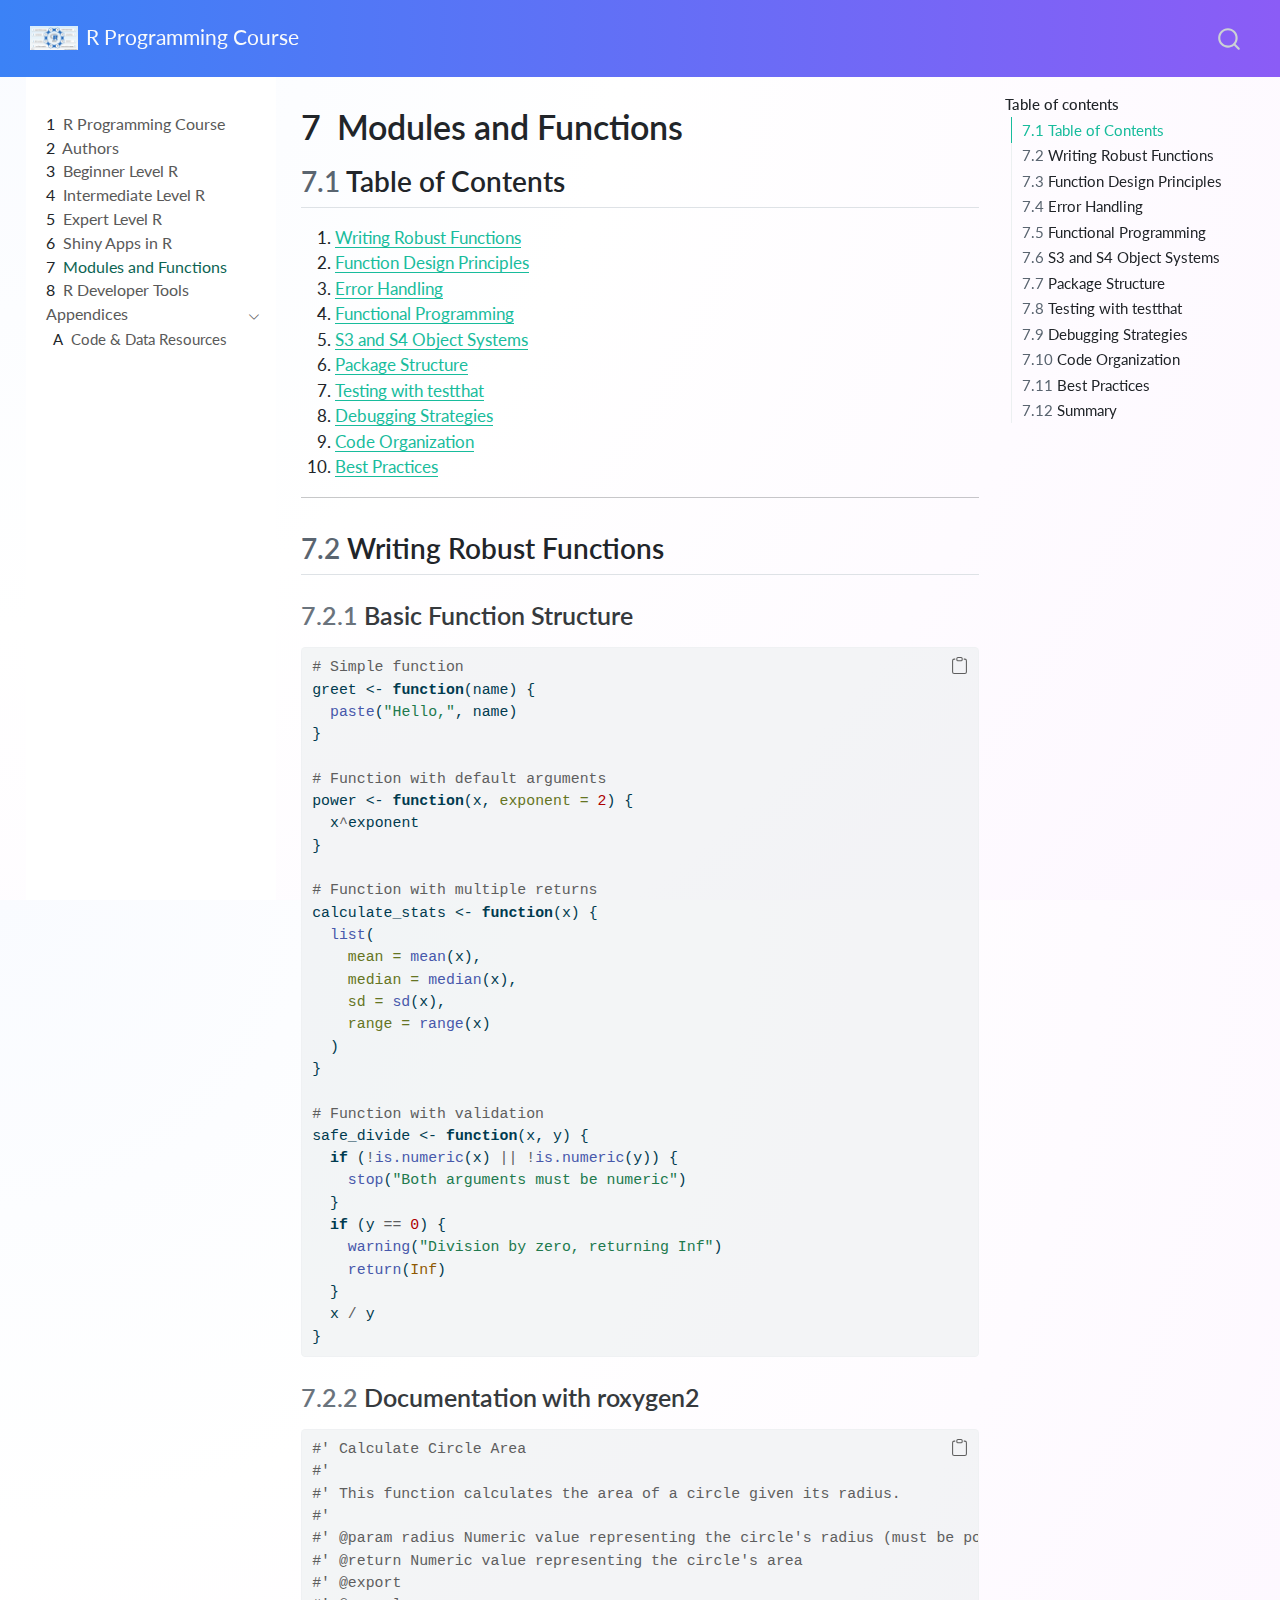
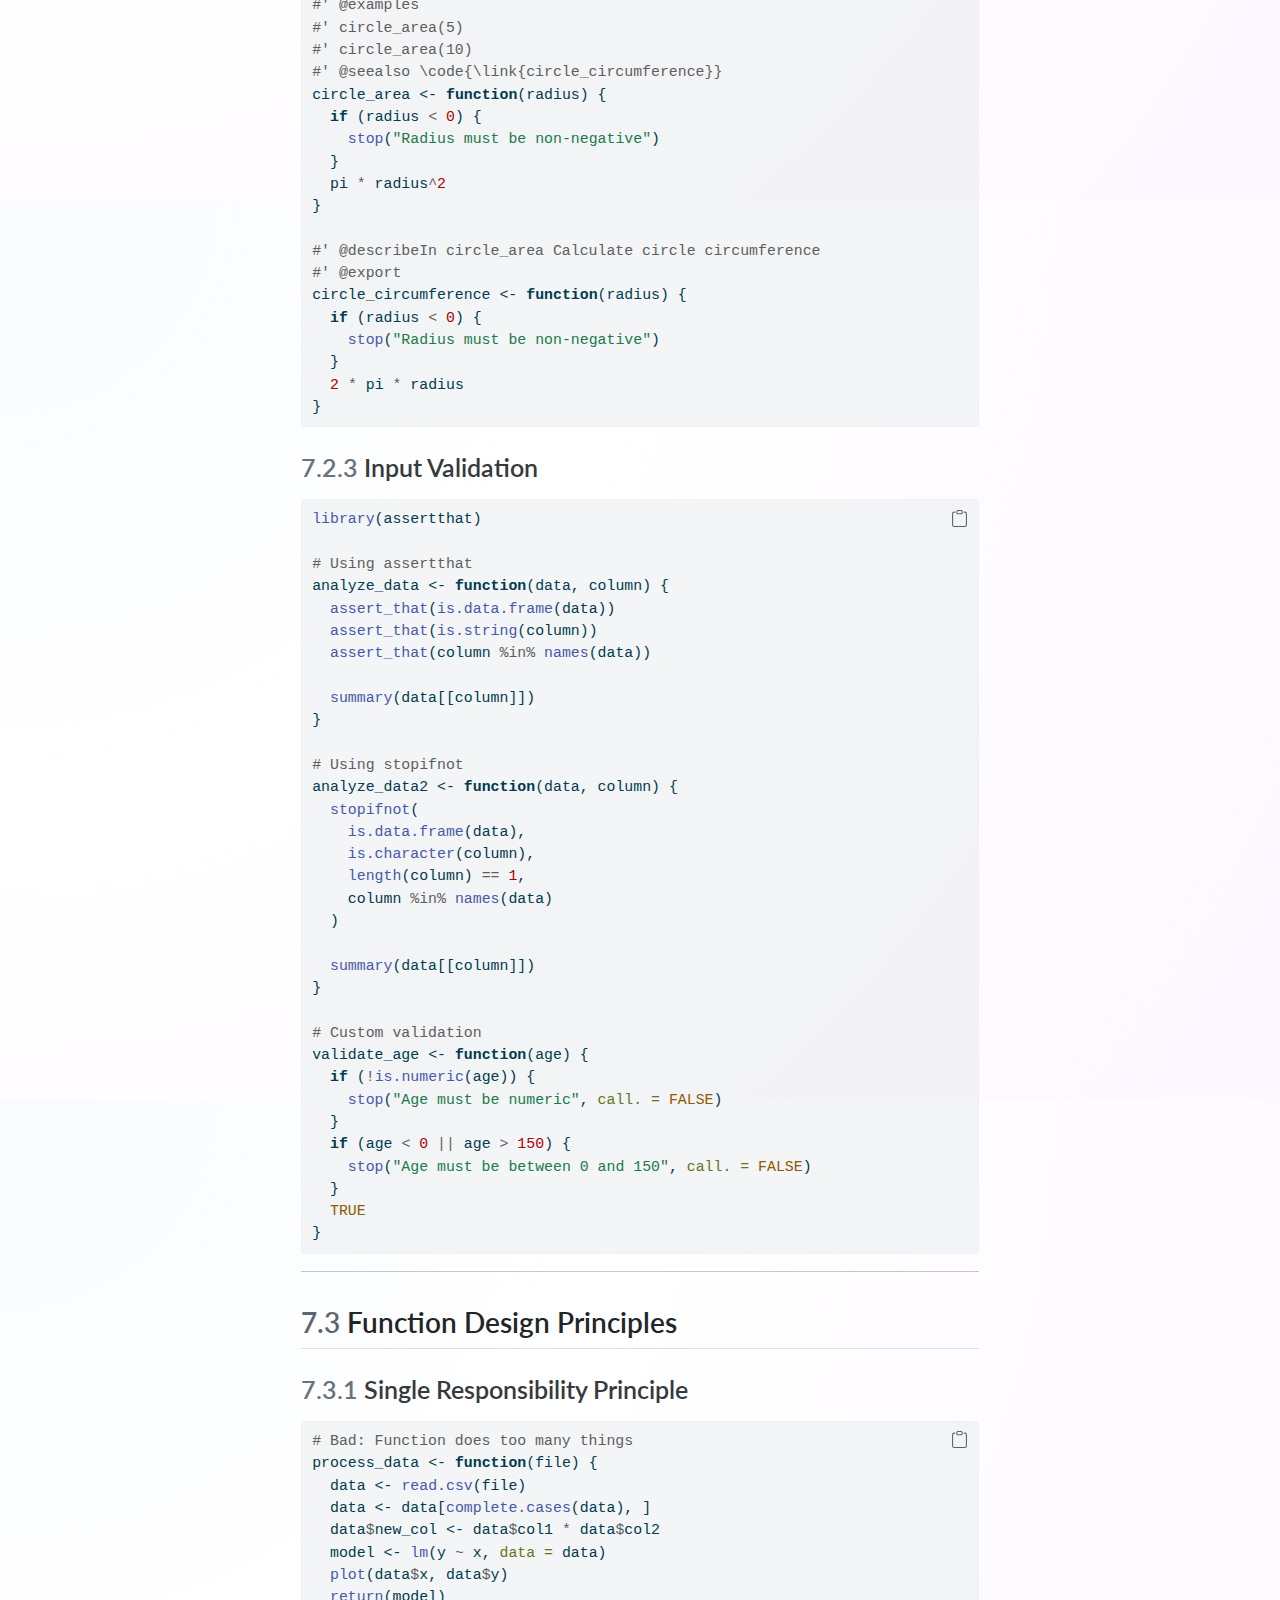
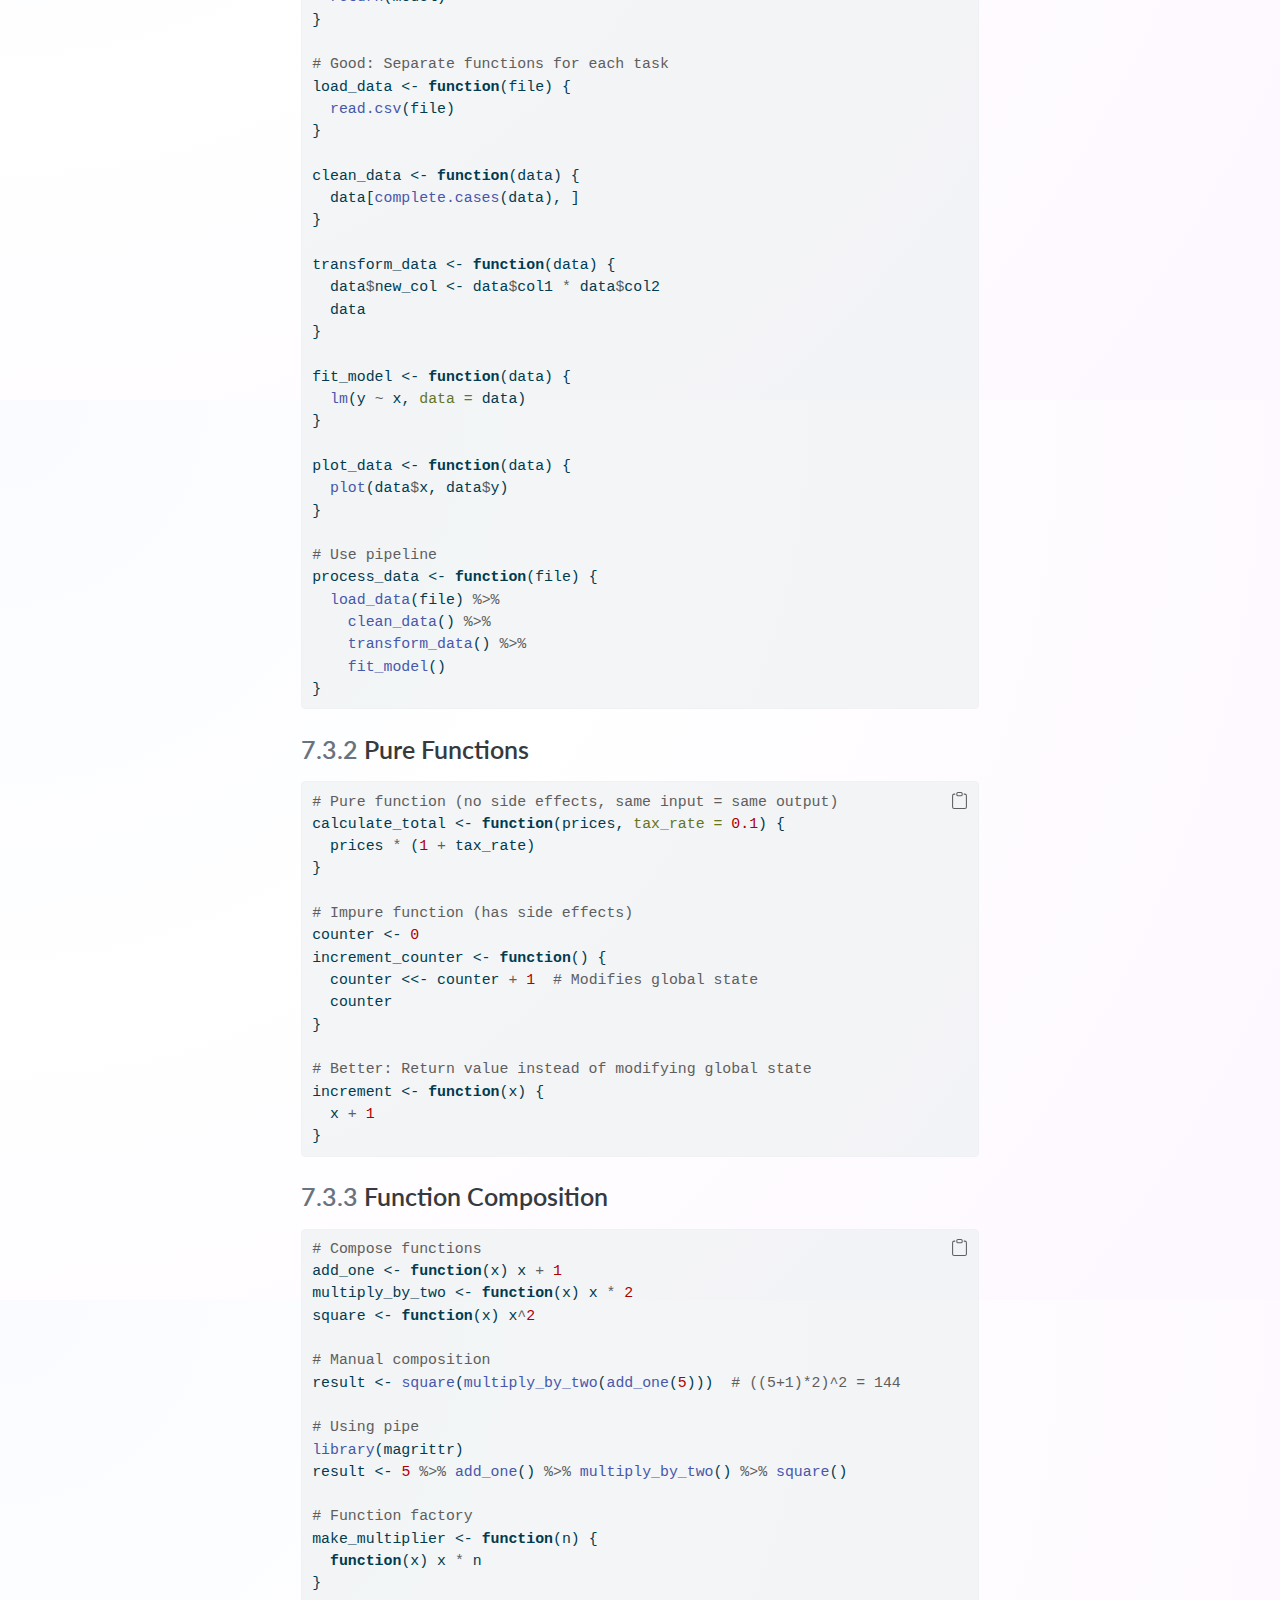
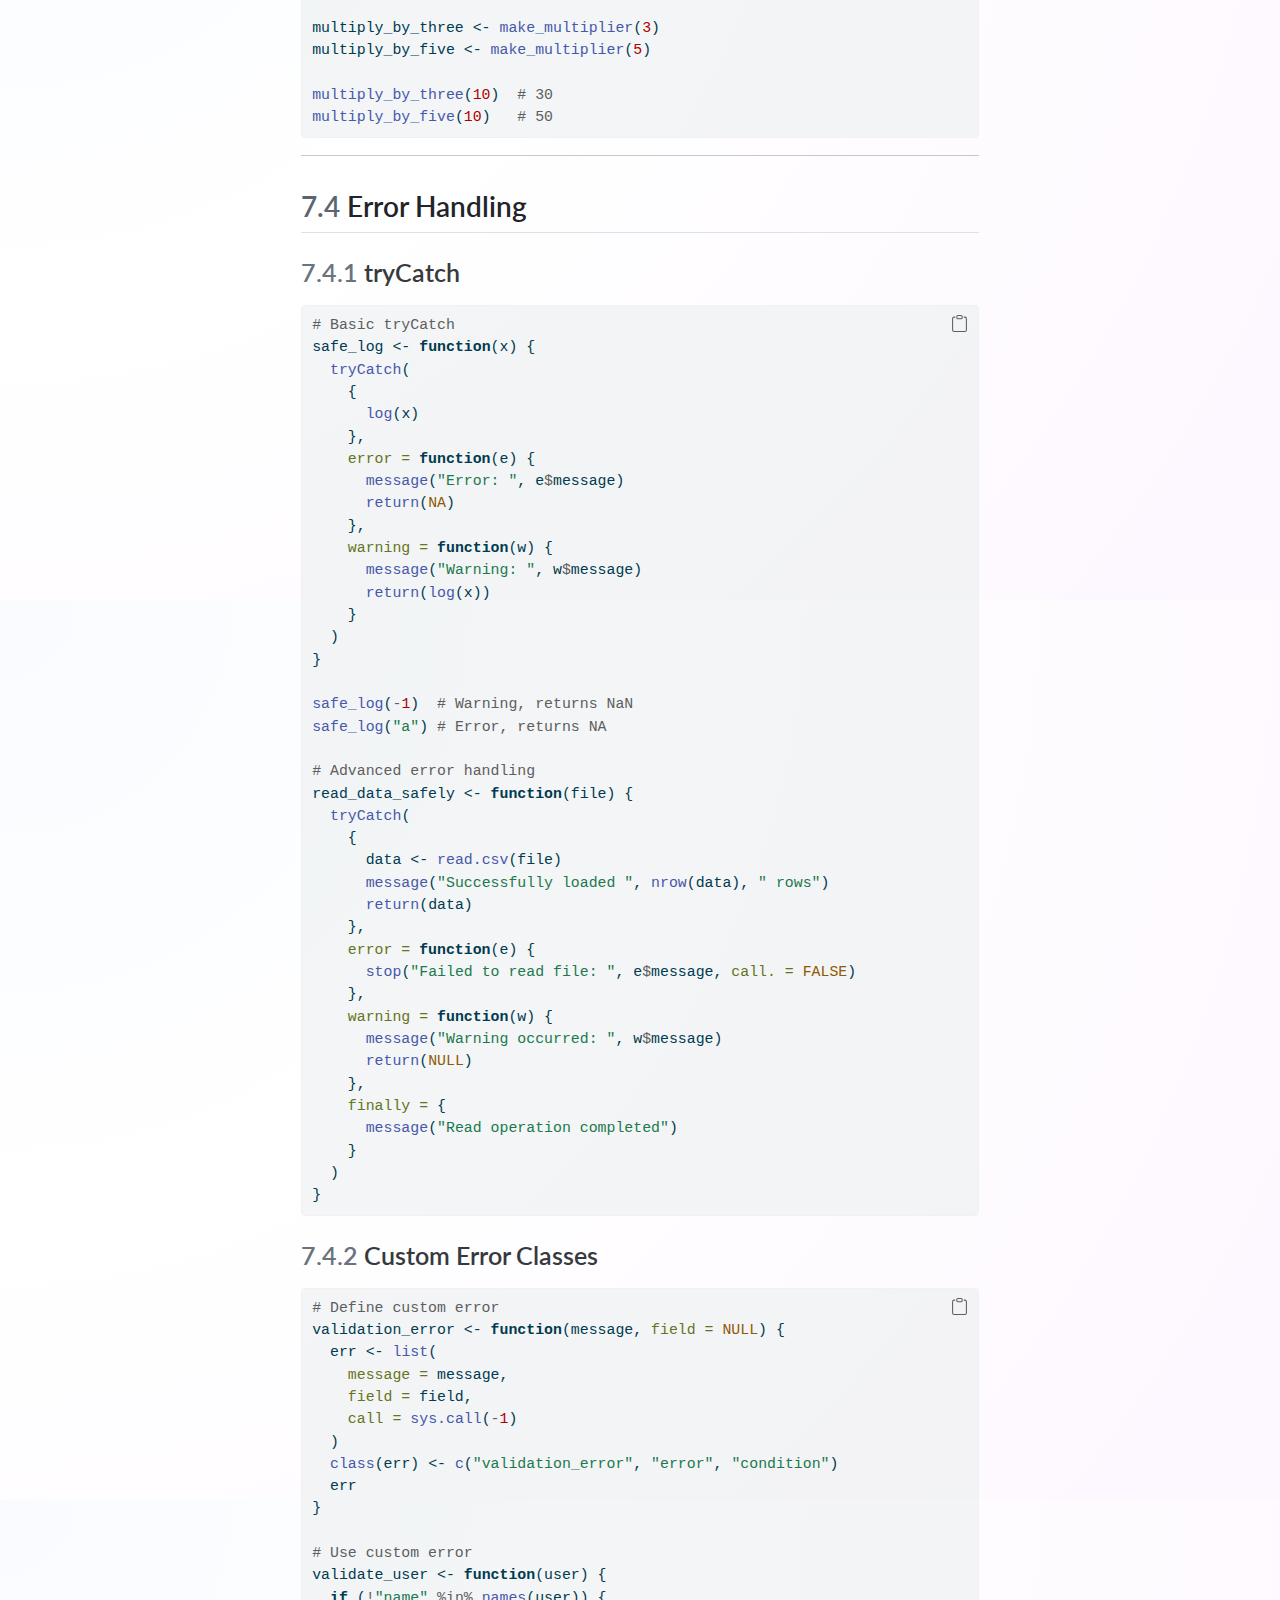
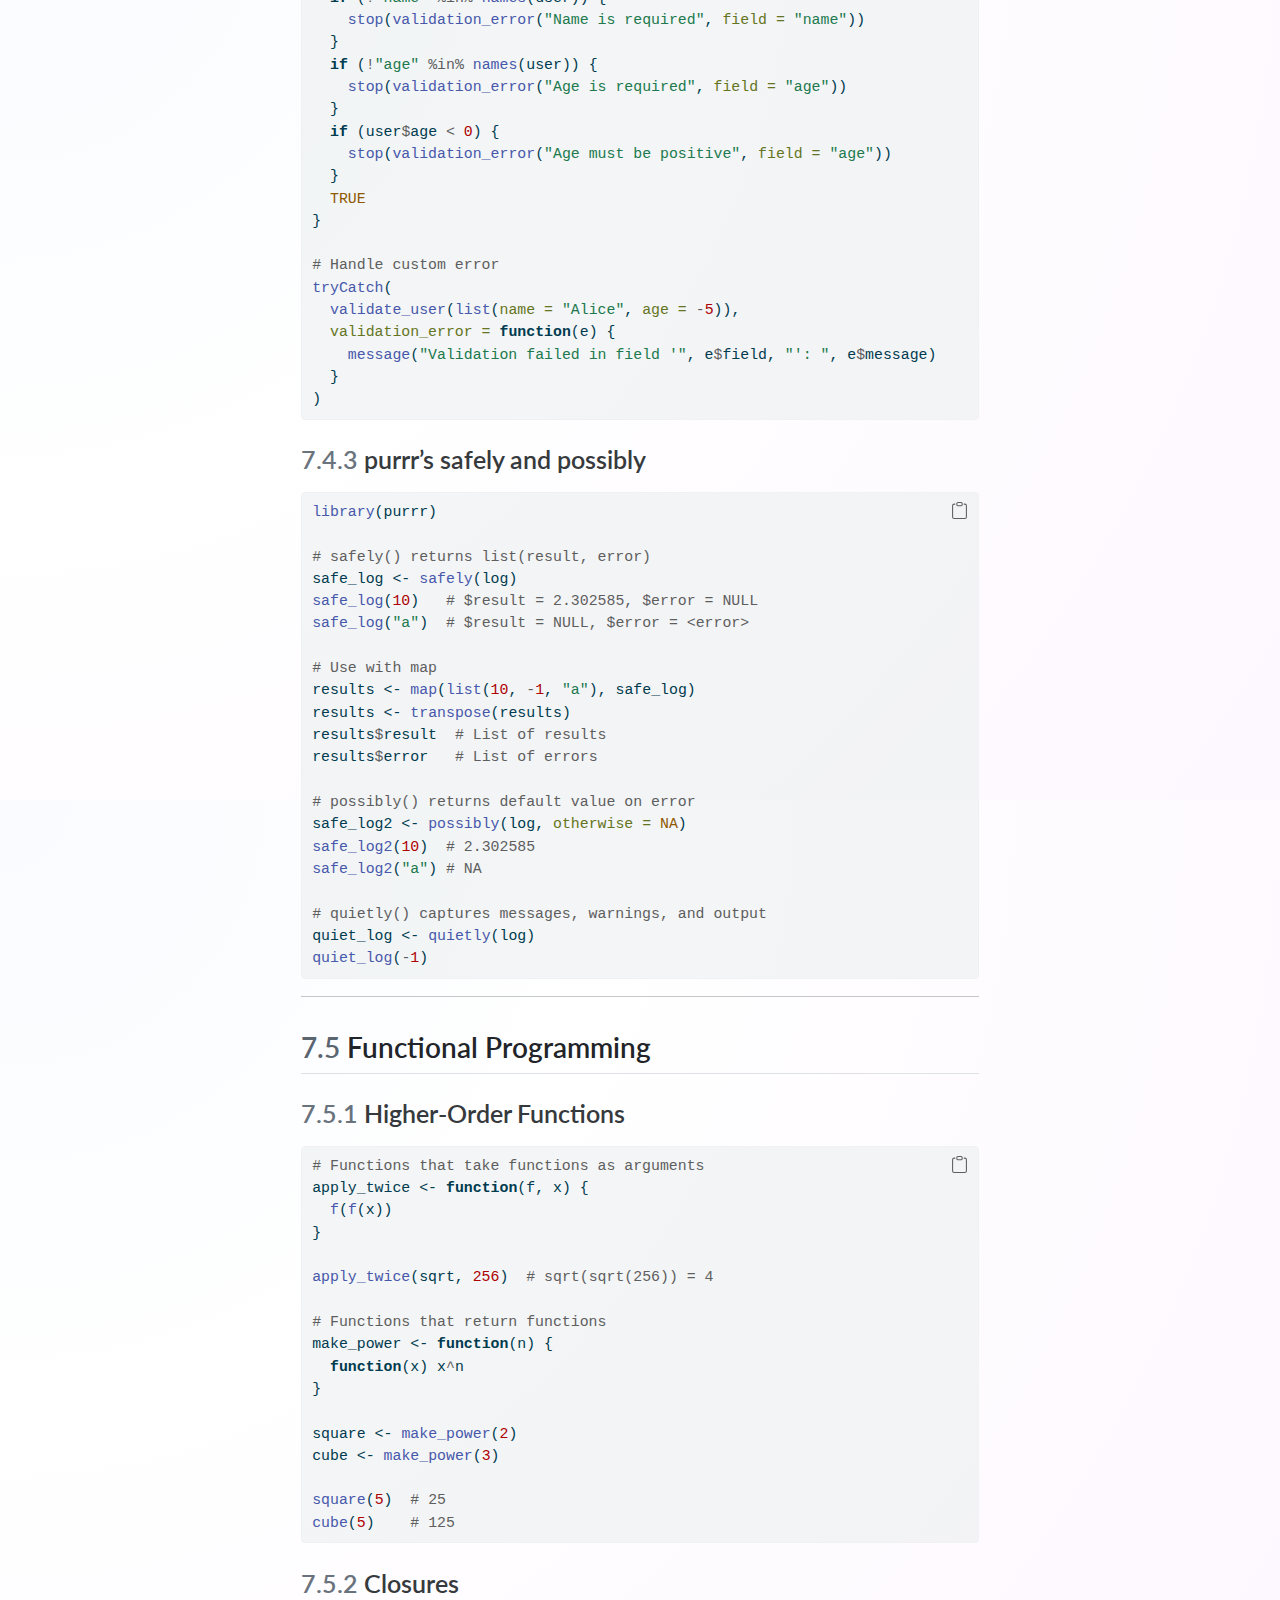
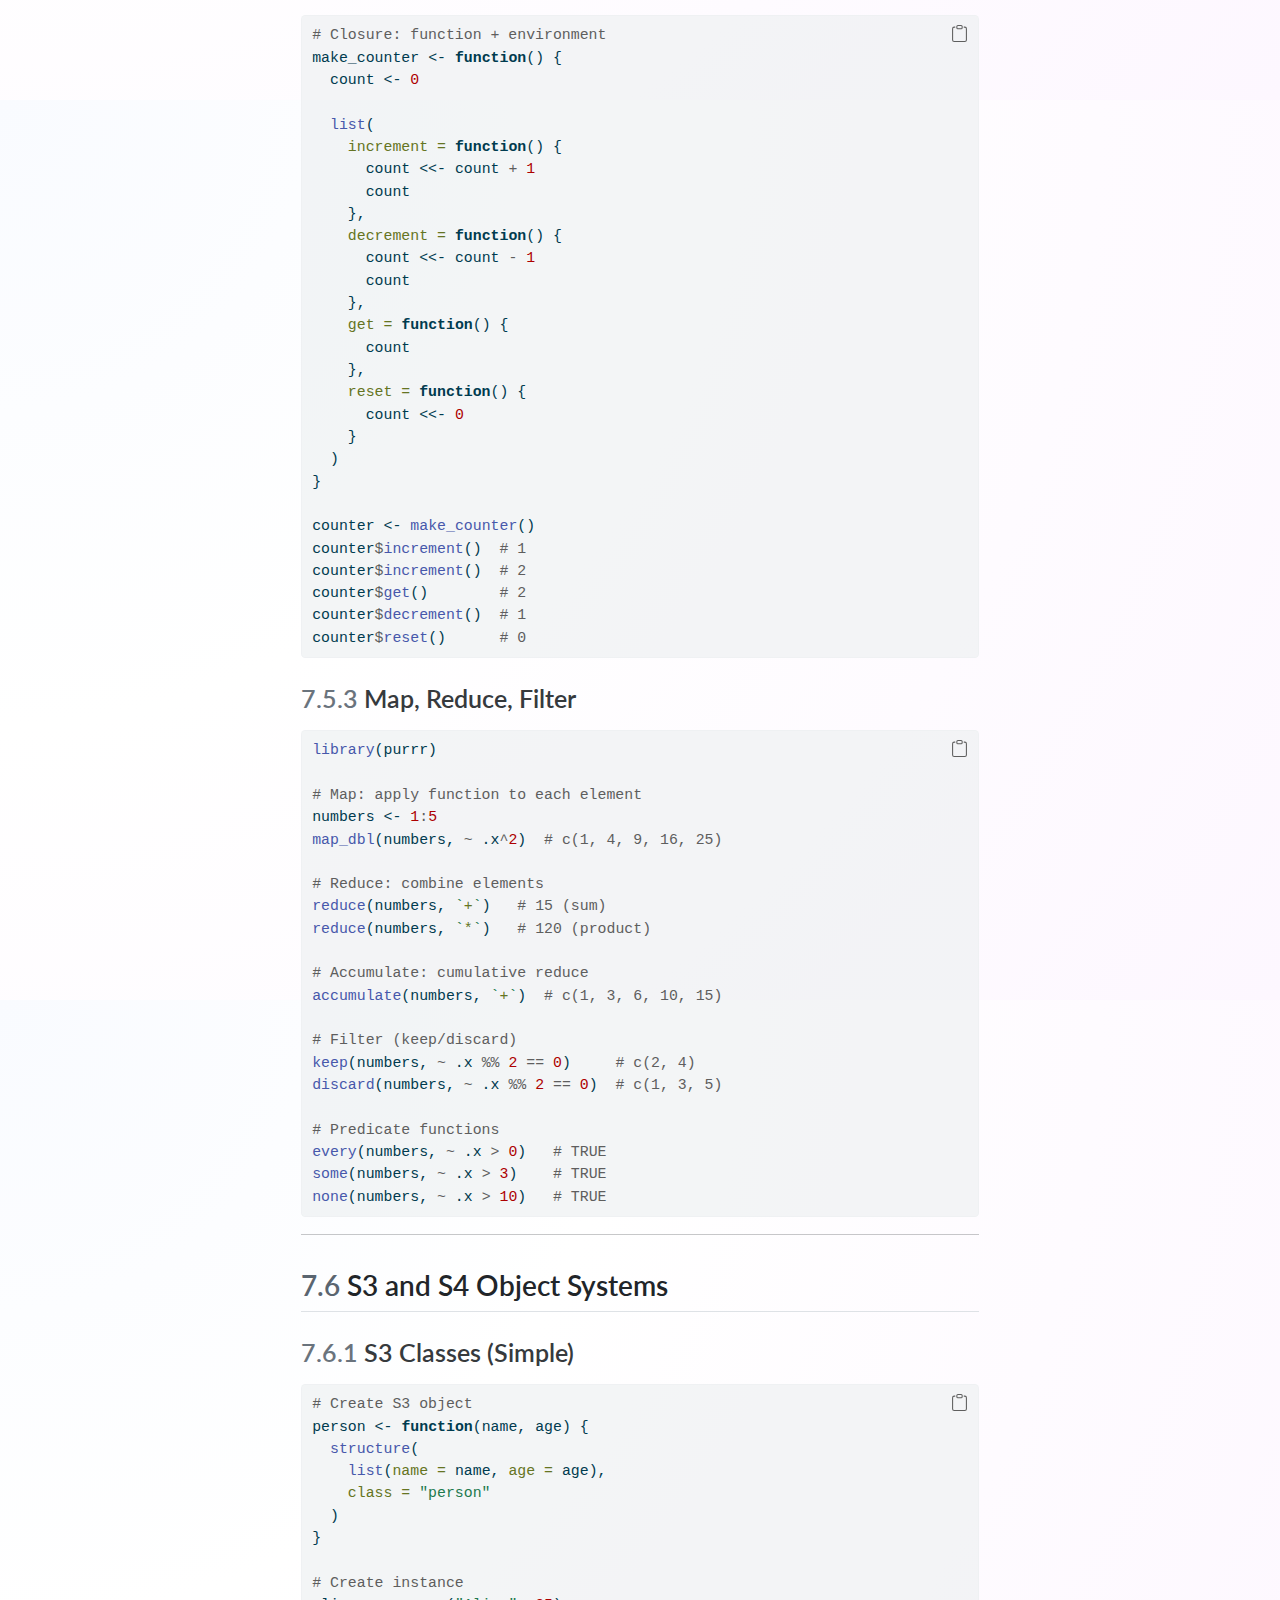
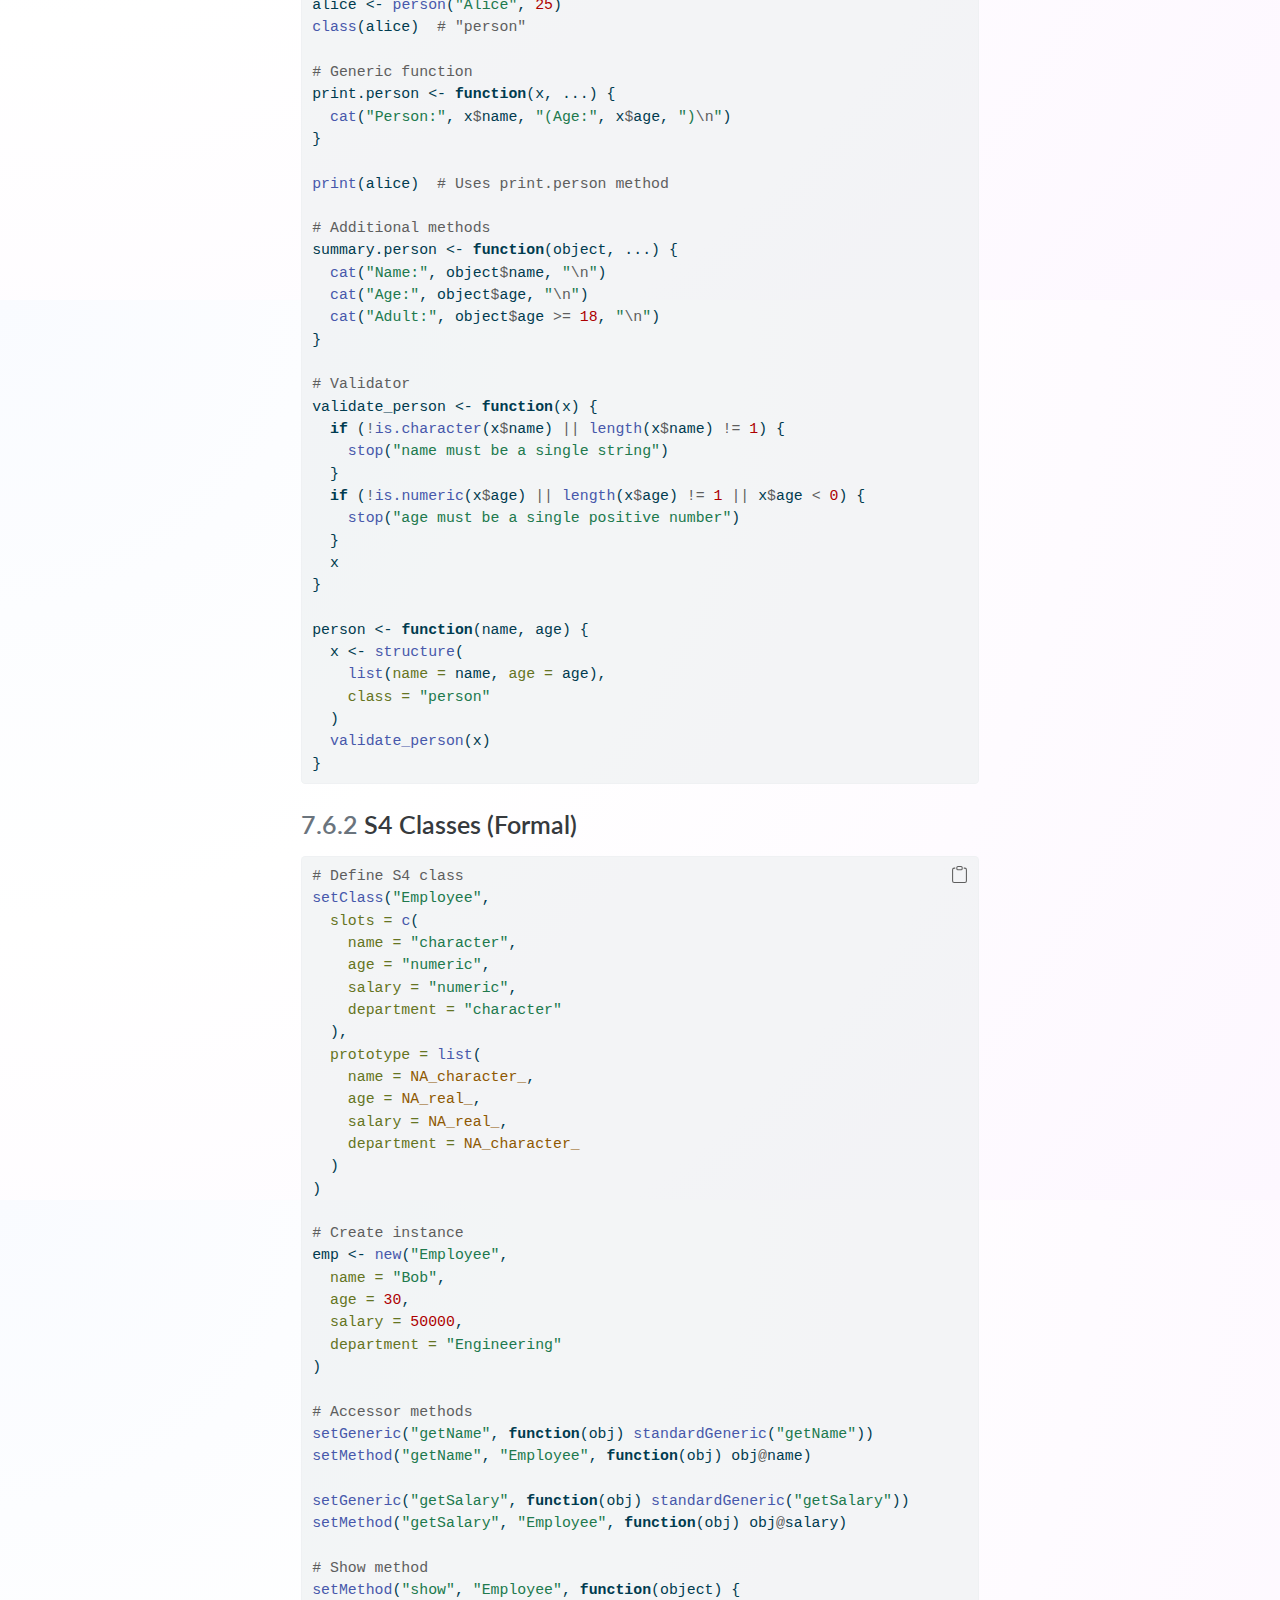
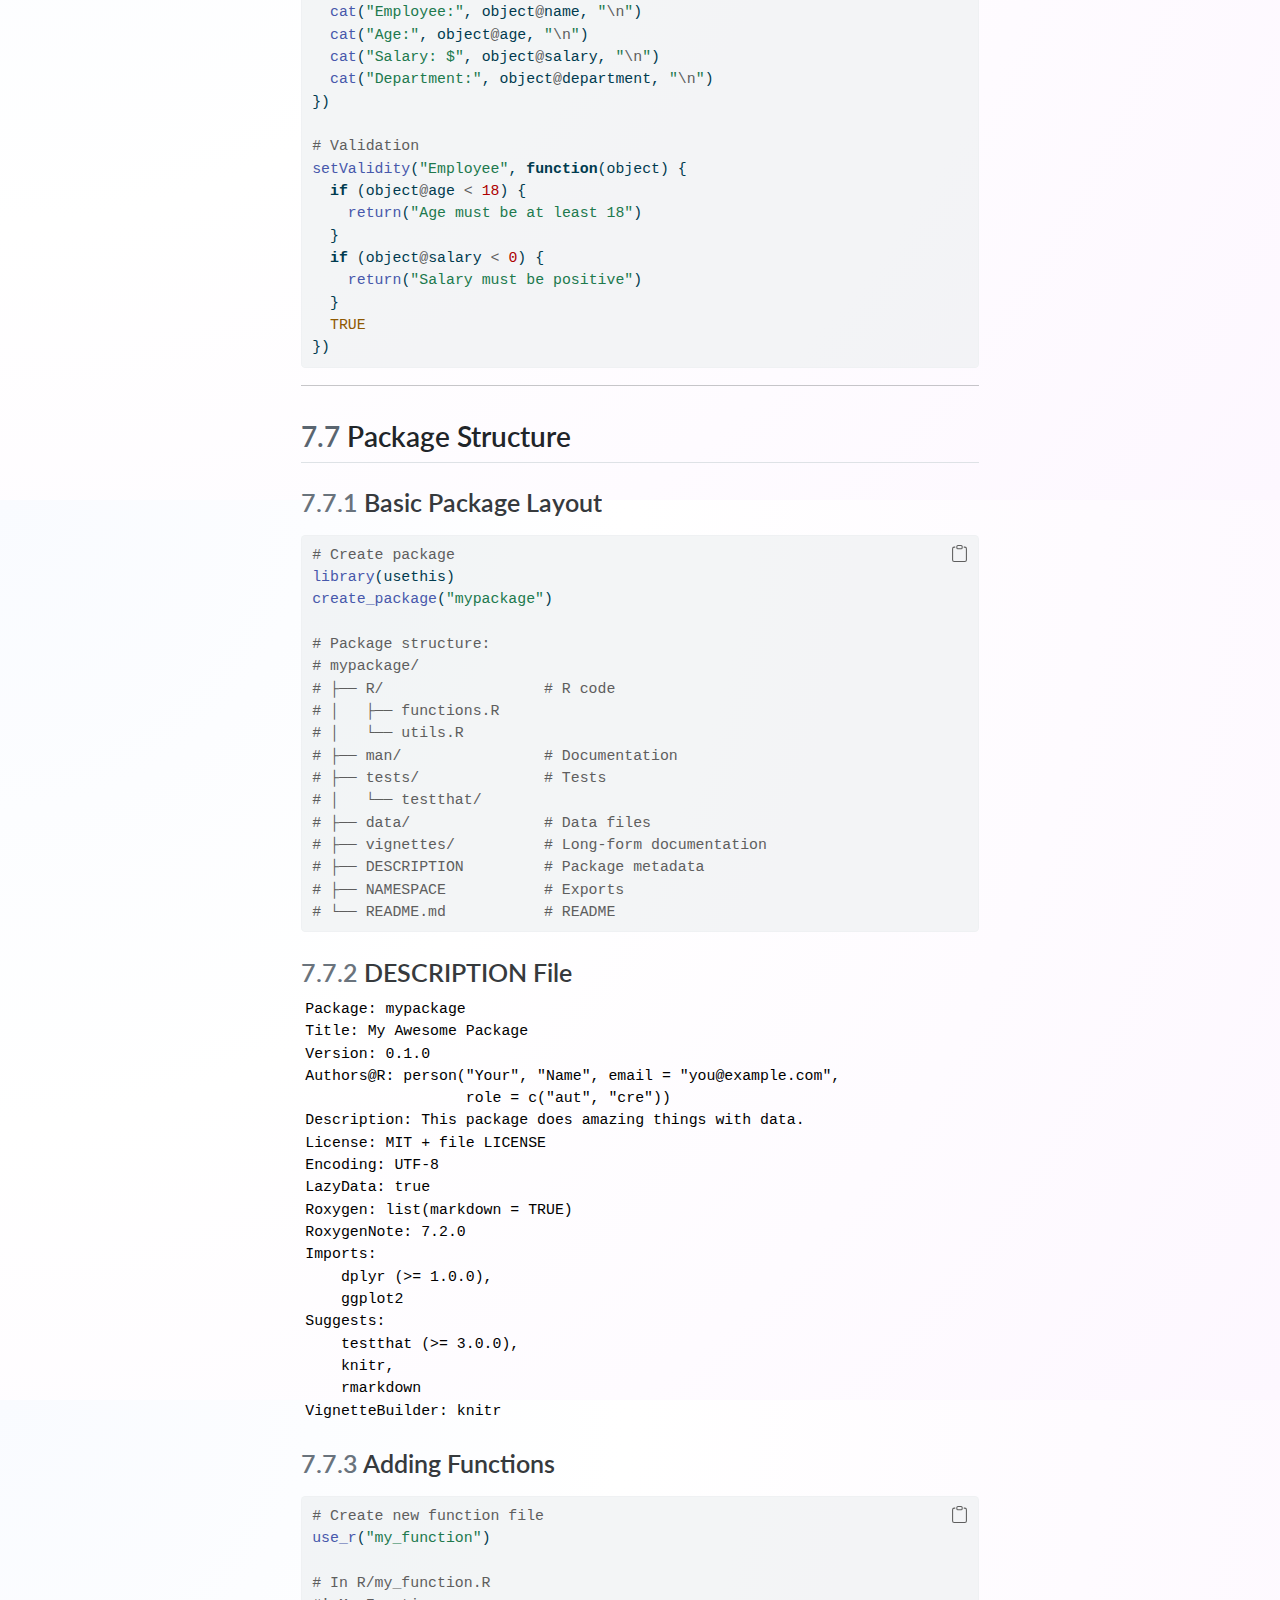
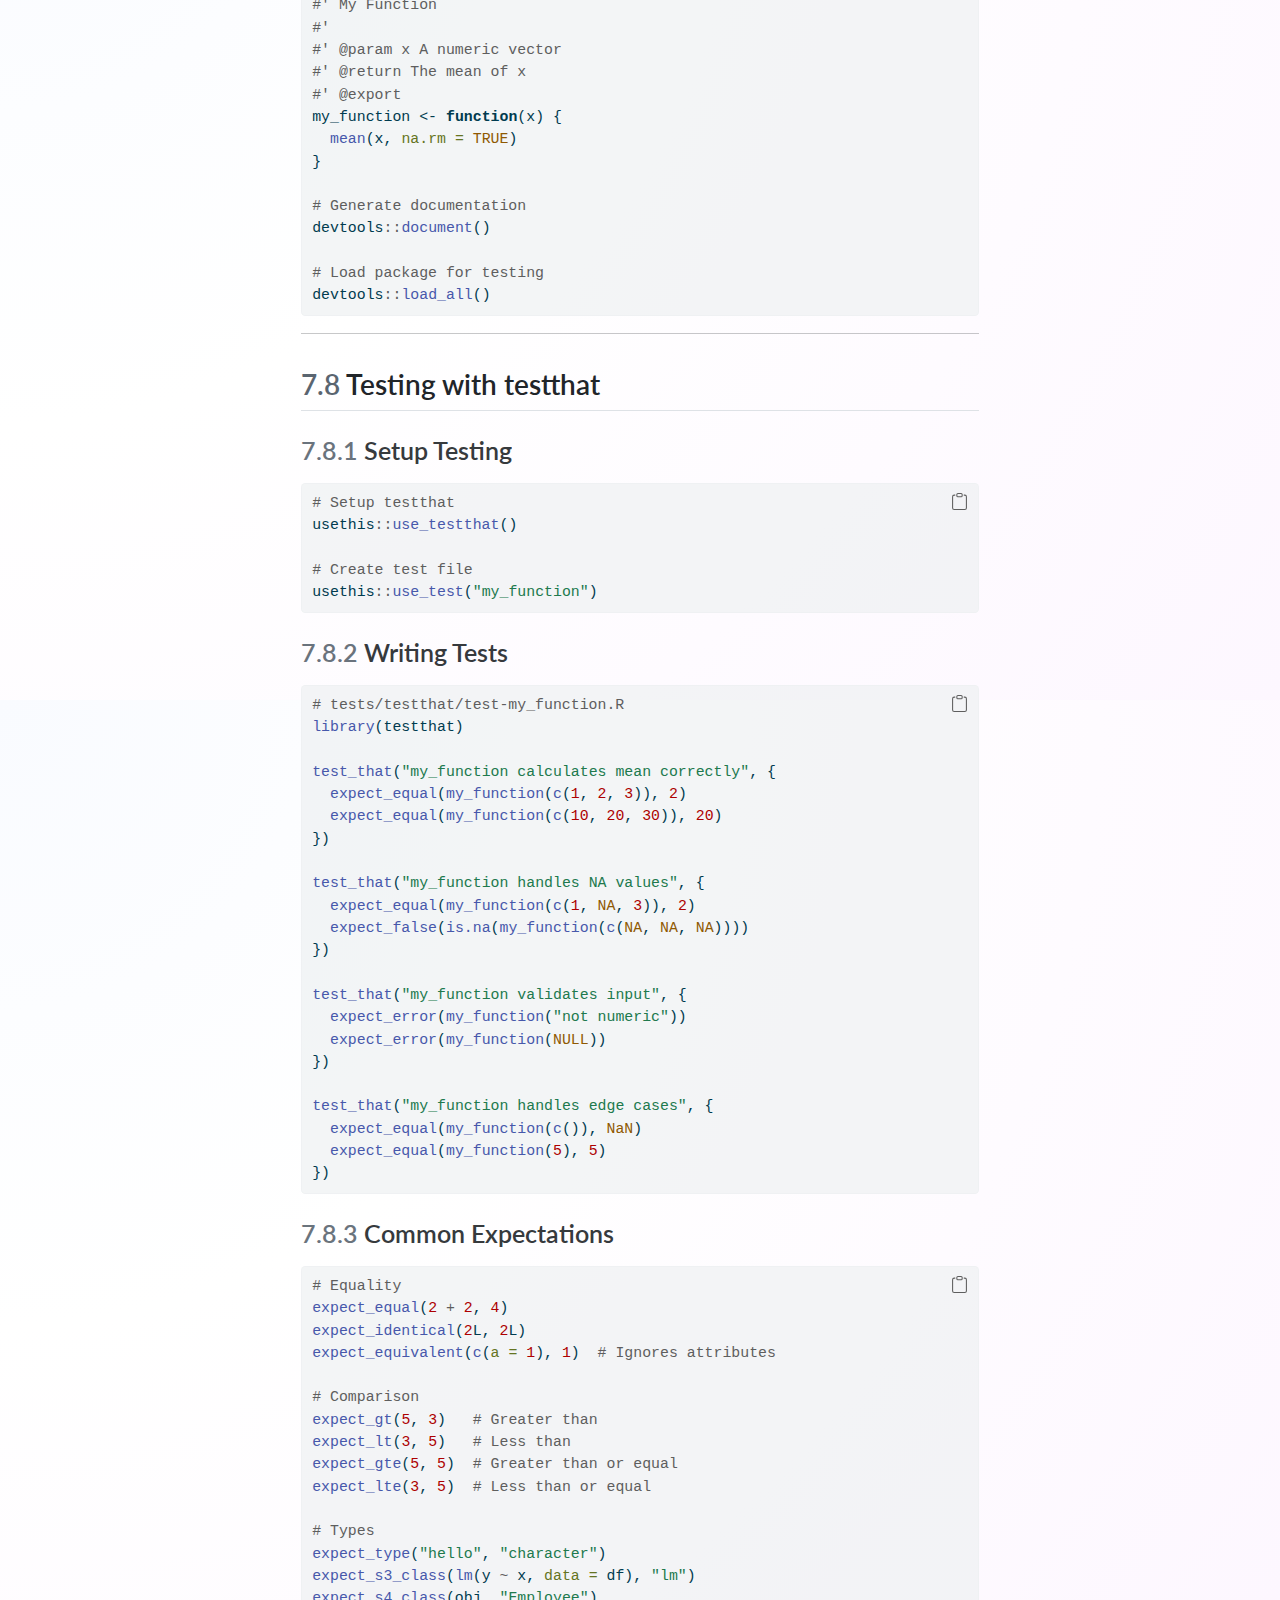
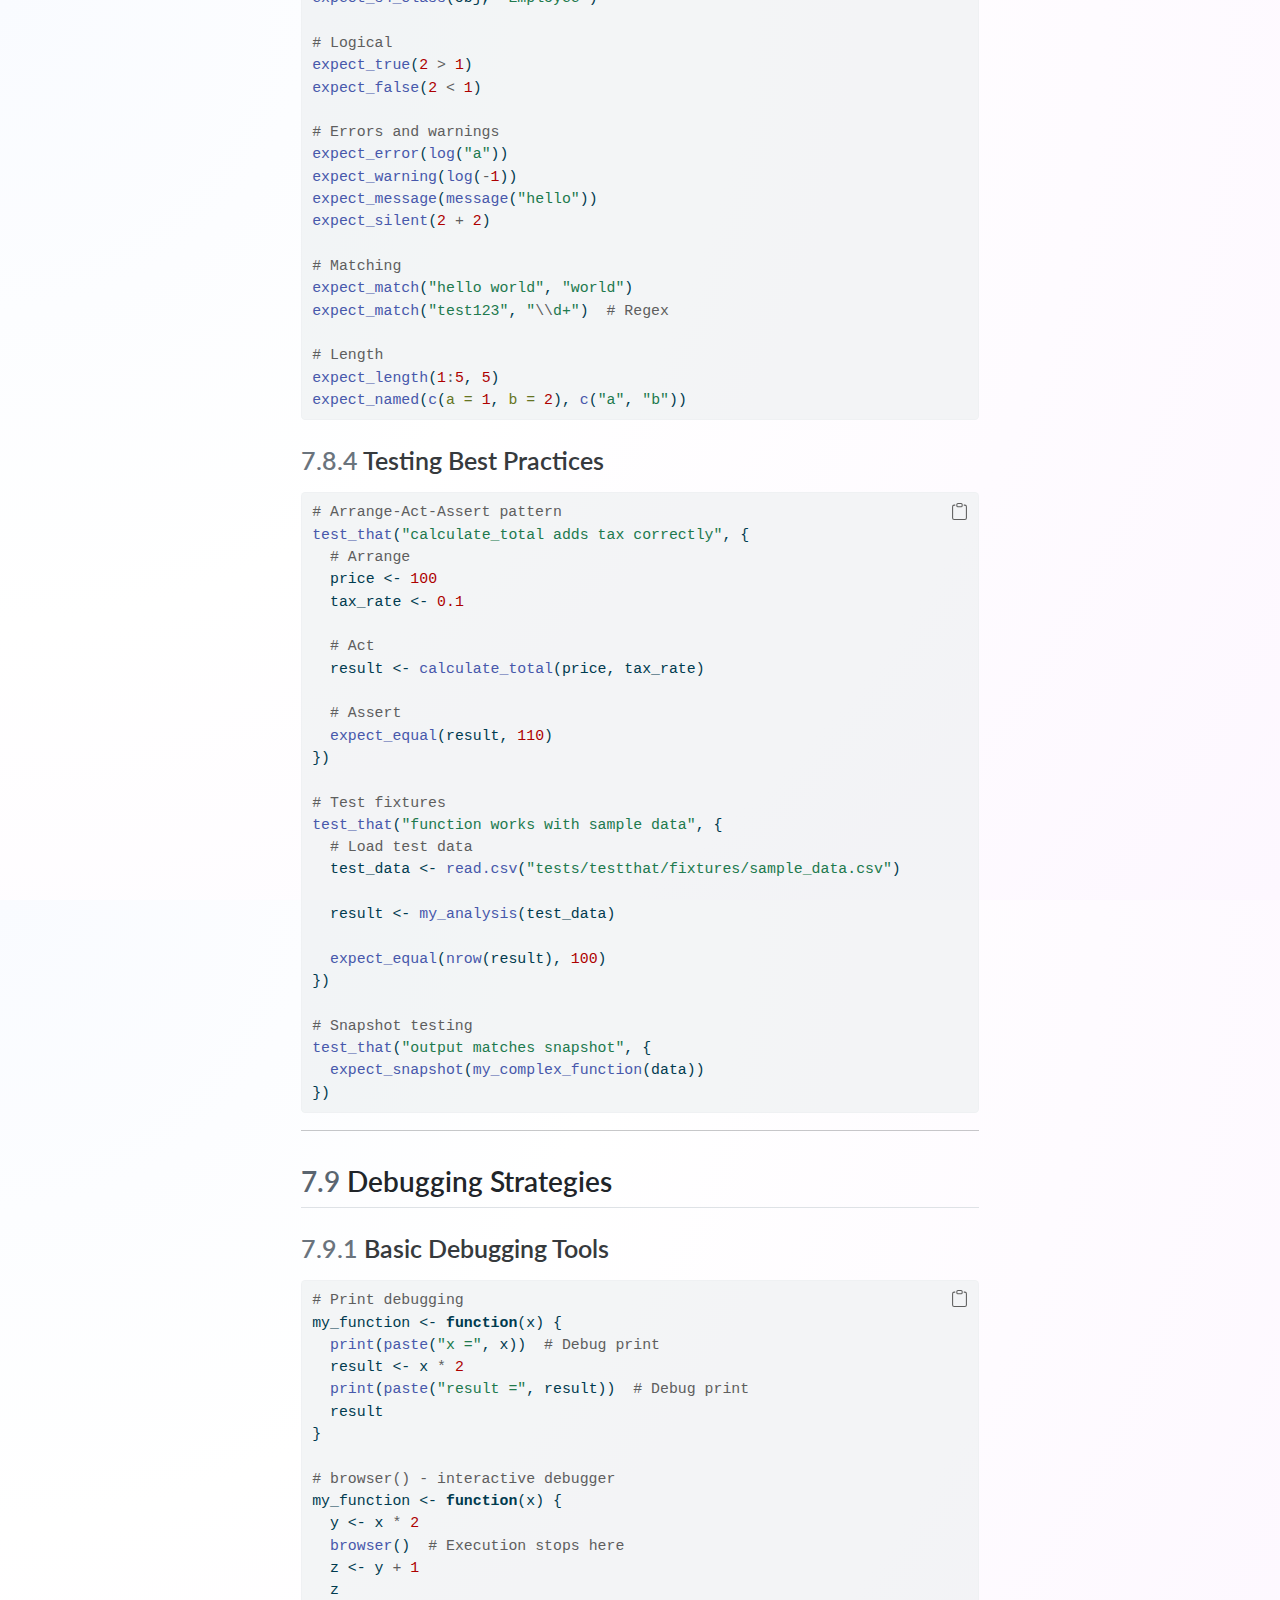
<file: 5_Modules_and_Functions.html>
<!DOCTYPE html>
<html xmlns="http://www.w3.org/1999/xhtml" lang="en" xml:lang="en"><head>

<meta charset="utf-8">
<meta name="generator" content="quarto-1.8.26">

<meta name="viewport" content="width=device-width, initial-scale=1.0, user-scalable=yes">

<meta name="description" content="From beginner to expert: R fundamentals, data analysis, modeling, and development tools.">

<title>7&nbsp; Modules and Functions – R Programming Course</title>
<style>
code{white-space: pre-wrap;}
span.smallcaps{font-variant: small-caps;}
div.columns{display: flex; gap: min(4vw, 1.5em);}
div.column{flex: auto; overflow-x: auto;}
div.hanging-indent{margin-left: 1.5em; text-indent: -1.5em;}
ul.task-list{list-style: none;}
ul.task-list li input[type="checkbox"] {
  width: 0.8em;
  margin: 0 0.8em 0.2em -1em; /* quarto-specific, see https://github.com/quarto-dev/quarto-cli/issues/4556 */ 
  vertical-align: middle;
}
/* CSS for syntax highlighting */
html { -webkit-text-size-adjust: 100%; }
pre > code.sourceCode { white-space: pre; position: relative; }
pre > code.sourceCode > span { display: inline-block; line-height: 1.25; }
pre > code.sourceCode > span:empty { height: 1.2em; }
.sourceCode { overflow: visible; }
code.sourceCode > span { color: inherit; text-decoration: inherit; }
div.sourceCode { margin: 1em 0; }
pre.sourceCode { margin: 0; }
@media screen {
div.sourceCode { overflow: auto; }
}
@media print {
pre > code.sourceCode { white-space: pre-wrap; }
pre > code.sourceCode > span { text-indent: -5em; padding-left: 5em; }
}
pre.numberSource code
  { counter-reset: source-line 0; }
pre.numberSource code > span
  { position: relative; left: -4em; counter-increment: source-line; }
pre.numberSource code > span > a:first-child::before
  { content: counter(source-line);
    position: relative; left: -1em; text-align: right; vertical-align: baseline;
    border: none; display: inline-block;
    -webkit-touch-callout: none; -webkit-user-select: none;
    -khtml-user-select: none; -moz-user-select: none;
    -ms-user-select: none; user-select: none;
    padding: 0 4px; width: 4em;
  }
pre.numberSource { margin-left: 3em;  padding-left: 4px; }
div.sourceCode
  {   }
@media screen {
pre > code.sourceCode > span > a:first-child::before { text-decoration: underline; }
}
</style>


<script src="site_libs/quarto-nav/quarto-nav.js"></script>
<script src="site_libs/quarto-nav/headroom.min.js"></script>
<script src="site_libs/clipboard/clipboard.min.js"></script>
<script src="site_libs/quarto-search/autocomplete.umd.js"></script>
<script src="site_libs/quarto-search/fuse.min.js"></script>
<script src="site_libs/quarto-search/quarto-search.js"></script>
<meta name="quarto:offset" content="./">
<link href="./6_R_Developer_Tools.html" rel="next">
<link href="./4_Shiny_Apps_in_R.html" rel="prev">
<script src="site_libs/quarto-html/quarto.js" type="module"></script>
<script src="site_libs/quarto-html/tabsets/tabsets.js" type="module"></script>
<script src="site_libs/quarto-html/axe/axe-check.js" type="module"></script>
<script src="site_libs/quarto-html/popper.min.js"></script>
<script src="site_libs/quarto-html/tippy.umd.min.js"></script>
<script src="site_libs/quarto-html/anchor.min.js"></script>
<link href="site_libs/quarto-html/tippy.css" rel="stylesheet">
<link href="site_libs/quarto-html/quarto-syntax-highlighting-587c61ba64f3a5504c4d52d930310e48.css" rel="stylesheet" id="quarto-text-highlighting-styles">
<script src="site_libs/bootstrap/bootstrap.min.js"></script>
<link href="site_libs/bootstrap/bootstrap-icons.css" rel="stylesheet">
<link href="site_libs/bootstrap/bootstrap-d4ddd70199c5344cde2833b50fd7d7ac.min.css" rel="stylesheet" append-hash="true" id="quarto-bootstrap" data-mode="light">
<script id="quarto-search-options" type="application/json">{
  "location": "navbar",
  "copy-button": false,
  "collapse-after": 3,
  "panel-placement": "end",
  "type": "overlay",
  "limit": 50,
  "keyboard-shortcut": [
    "f",
    "/",
    "s"
  ],
  "show-item-context": false,
  "language": {
    "search-no-results-text": "No results",
    "search-matching-documents-text": "matching documents",
    "search-copy-link-title": "Copy link to search",
    "search-hide-matches-text": "Hide additional matches",
    "search-more-match-text": "more match in this document",
    "search-more-matches-text": "more matches in this document",
    "search-clear-button-title": "Clear",
    "search-text-placeholder": "",
    "search-detached-cancel-button-title": "Cancel",
    "search-submit-button-title": "Submit",
    "search-label": "Search"
  }
}</script>
<style>html{ scroll-behavior: smooth; }</style>


<link rel="stylesheet" href="styles.css">
</head>

<body class="nav-sidebar floating nav-fixed quarto-light">

<div id="quarto-search-results"></div>
  <header id="quarto-header" class="headroom fixed-top">
    <nav class="navbar navbar-expand-lg " data-bs-theme="dark">
      <div class="navbar-container container-fluid">
      <div class="navbar-brand-container mx-auto">
    <a href="./index.html" class="navbar-brand navbar-brand-logo">
    <img src="./logo.webp" alt="" class="navbar-logo light-content">
    <img src="./logo.webp" alt="" class="navbar-logo dark-content">
    </a>
    <a class="navbar-brand" href="./index.html">
    <span class="navbar-title">R Programming Course</span>
    </a>
  </div>
        <div class="quarto-navbar-tools tools-end">
</div>
          <div id="quarto-search" class="" title="Search"></div>
      </div> <!-- /container-fluid -->
    </nav>
  <nav class="quarto-secondary-nav">
    <div class="container-fluid d-flex">
      <button type="button" class="quarto-btn-toggle btn" data-bs-toggle="collapse" role="button" data-bs-target=".quarto-sidebar-collapse-item" aria-controls="quarto-sidebar" aria-expanded="false" aria-label="Toggle sidebar navigation" onclick="if (window.quartoToggleHeadroom) { window.quartoToggleHeadroom(); }">
        <i class="bi bi-layout-text-sidebar-reverse"></i>
      </button>
        <nav class="quarto-page-breadcrumbs" aria-label="breadcrumb"><ol class="breadcrumb"><li class="breadcrumb-item"><a href="./5_Modules_and_Functions.html"><span class="chapter-number">7</span>&nbsp; <span class="chapter-title">Modules and Functions</span></a></li></ol></nav>
        <a class="flex-grow-1" role="navigation" data-bs-toggle="collapse" data-bs-target=".quarto-sidebar-collapse-item" aria-controls="quarto-sidebar" aria-expanded="false" aria-label="Toggle sidebar navigation" onclick="if (window.quartoToggleHeadroom) { window.quartoToggleHeadroom(); }">      
        </a>
    </div>
  </nav>
</header>
<!-- content -->
<div id="quarto-content" class="quarto-container page-columns page-rows-contents page-layout-article page-navbar">
<!-- sidebar -->
  <nav id="quarto-sidebar" class="sidebar collapse collapse-horizontal quarto-sidebar-collapse-item sidebar-navigation floating overflow-auto">
    <div class="sidebar-menu-container"> 
    <ul class="list-unstyled mt-1">
        <li class="sidebar-item">
  <div class="sidebar-item-container"> 
  <a href="./index.html" class="sidebar-item-text sidebar-link">
 <span class="menu-text"><span class="chapter-number">1</span>&nbsp; <span class="chapter-title">R Programming Course</span></span></a>
  </div>
</li>
        <li class="sidebar-item">
  <div class="sidebar-item-container"> 
  <a href="./authors.html" class="sidebar-item-text sidebar-link">
 <span class="menu-text"><span class="chapter-number">2</span>&nbsp; <span class="chapter-title">Authors</span></span></a>
  </div>
</li>
        <li class="sidebar-item">
  <div class="sidebar-item-container"> 
  <a href="./1_Beginner_Level_R.html" class="sidebar-item-text sidebar-link">
 <span class="menu-text"><span class="chapter-number">3</span>&nbsp; <span class="chapter-title">Beginner Level R</span></span></a>
  </div>
</li>
        <li class="sidebar-item">
  <div class="sidebar-item-container"> 
  <a href="./2_Intermediate_Level_R.html" class="sidebar-item-text sidebar-link">
 <span class="menu-text"><span class="chapter-number">4</span>&nbsp; <span class="chapter-title">Intermediate Level R</span></span></a>
  </div>
</li>
        <li class="sidebar-item">
  <div class="sidebar-item-container"> 
  <a href="./3_Expert_Level_R.html" class="sidebar-item-text sidebar-link">
 <span class="menu-text"><span class="chapter-number">5</span>&nbsp; <span class="chapter-title">Expert Level R</span></span></a>
  </div>
</li>
        <li class="sidebar-item">
  <div class="sidebar-item-container"> 
  <a href="./4_Shiny_Apps_in_R.html" class="sidebar-item-text sidebar-link">
 <span class="menu-text"><span class="chapter-number">6</span>&nbsp; <span class="chapter-title">Shiny Apps in R</span></span></a>
  </div>
</li>
        <li class="sidebar-item">
  <div class="sidebar-item-container"> 
  <a href="./5_Modules_and_Functions.html" class="sidebar-item-text sidebar-link active">
 <span class="menu-text"><span class="chapter-number">7</span>&nbsp; <span class="chapter-title">Modules and Functions</span></span></a>
  </div>
</li>
        <li class="sidebar-item">
  <div class="sidebar-item-container"> 
  <a href="./6_R_Developer_Tools.html" class="sidebar-item-text sidebar-link">
 <span class="menu-text"><span class="chapter-number">8</span>&nbsp; <span class="chapter-title">R Developer Tools</span></span></a>
  </div>
</li>
        <li class="sidebar-item sidebar-item-section">
      <div class="sidebar-item-container"> 
            <a class="sidebar-item-text sidebar-link text-start" data-bs-toggle="collapse" data-bs-target="#quarto-sidebar-section-1" role="navigation" aria-expanded="true">
 <span class="menu-text">Appendices</span></a>
          <a class="sidebar-item-toggle text-start" data-bs-toggle="collapse" data-bs-target="#quarto-sidebar-section-1" role="navigation" aria-expanded="true" aria-label="Toggle section">
            <i class="bi bi-chevron-right ms-2"></i>
          </a> 
      </div>
      <ul id="quarto-sidebar-section-1" class="collapse list-unstyled sidebar-section depth1 show">  
          <li class="sidebar-item">
  <div class="sidebar-item-container"> 
  <a href="./appendix_resources.html" class="sidebar-item-text sidebar-link">
 <span class="menu-text"><span class="chapter-number">A</span>&nbsp; <span class="chapter-title">Code &amp; Data Resources</span></span></a>
  </div>
</li>
      </ul>
  </li>
    </ul>
    </div>
</nav>
<div id="quarto-sidebar-glass" class="quarto-sidebar-collapse-item" data-bs-toggle="collapse" data-bs-target=".quarto-sidebar-collapse-item"></div>
<!-- margin-sidebar -->
    <div id="quarto-margin-sidebar" class="sidebar margin-sidebar">
        <nav id="TOC" role="doc-toc" class="toc-active">
    <h2 id="toc-title">Table of contents</h2>
   
  <ul>
  <li><a href="#table-of-contents" id="toc-table-of-contents" class="nav-link active" data-scroll-target="#table-of-contents"><span class="header-section-number">7.1</span> Table of Contents</a></li>
  <li><a href="#writing-robust-functions" id="toc-writing-robust-functions" class="nav-link" data-scroll-target="#writing-robust-functions"><span class="header-section-number">7.2</span> Writing Robust Functions</a>
  <ul class="collapse">
  <li><a href="#basic-function-structure" id="toc-basic-function-structure" class="nav-link" data-scroll-target="#basic-function-structure"><span class="header-section-number">7.2.1</span> Basic Function Structure</a></li>
  <li><a href="#documentation-with-roxygen2" id="toc-documentation-with-roxygen2" class="nav-link" data-scroll-target="#documentation-with-roxygen2"><span class="header-section-number">7.2.2</span> Documentation with roxygen2</a></li>
  <li><a href="#input-validation" id="toc-input-validation" class="nav-link" data-scroll-target="#input-validation"><span class="header-section-number">7.2.3</span> Input Validation</a></li>
  </ul></li>
  <li><a href="#function-design-principles" id="toc-function-design-principles" class="nav-link" data-scroll-target="#function-design-principles"><span class="header-section-number">7.3</span> Function Design Principles</a>
  <ul class="collapse">
  <li><a href="#single-responsibility-principle" id="toc-single-responsibility-principle" class="nav-link" data-scroll-target="#single-responsibility-principle"><span class="header-section-number">7.3.1</span> Single Responsibility Principle</a></li>
  <li><a href="#pure-functions" id="toc-pure-functions" class="nav-link" data-scroll-target="#pure-functions"><span class="header-section-number">7.3.2</span> Pure Functions</a></li>
  <li><a href="#function-composition" id="toc-function-composition" class="nav-link" data-scroll-target="#function-composition"><span class="header-section-number">7.3.3</span> Function Composition</a></li>
  </ul></li>
  <li><a href="#error-handling" id="toc-error-handling" class="nav-link" data-scroll-target="#error-handling"><span class="header-section-number">7.4</span> Error Handling</a>
  <ul class="collapse">
  <li><a href="#trycatch" id="toc-trycatch" class="nav-link" data-scroll-target="#trycatch"><span class="header-section-number">7.4.1</span> tryCatch</a></li>
  <li><a href="#custom-error-classes" id="toc-custom-error-classes" class="nav-link" data-scroll-target="#custom-error-classes"><span class="header-section-number">7.4.2</span> Custom Error Classes</a></li>
  <li><a href="#purrrs-safely-and-possibly" id="toc-purrrs-safely-and-possibly" class="nav-link" data-scroll-target="#purrrs-safely-and-possibly"><span class="header-section-number">7.4.3</span> purrr’s safely and possibly</a></li>
  </ul></li>
  <li><a href="#functional-programming" id="toc-functional-programming" class="nav-link" data-scroll-target="#functional-programming"><span class="header-section-number">7.5</span> Functional Programming</a>
  <ul class="collapse">
  <li><a href="#higher-order-functions" id="toc-higher-order-functions" class="nav-link" data-scroll-target="#higher-order-functions"><span class="header-section-number">7.5.1</span> Higher-Order Functions</a></li>
  <li><a href="#closures" id="toc-closures" class="nav-link" data-scroll-target="#closures"><span class="header-section-number">7.5.2</span> Closures</a></li>
  <li><a href="#map-reduce-filter" id="toc-map-reduce-filter" class="nav-link" data-scroll-target="#map-reduce-filter"><span class="header-section-number">7.5.3</span> Map, Reduce, Filter</a></li>
  </ul></li>
  <li><a href="#s3-and-s4-object-systems" id="toc-s3-and-s4-object-systems" class="nav-link" data-scroll-target="#s3-and-s4-object-systems"><span class="header-section-number">7.6</span> S3 and S4 Object Systems</a>
  <ul class="collapse">
  <li><a href="#s3-classes-simple" id="toc-s3-classes-simple" class="nav-link" data-scroll-target="#s3-classes-simple"><span class="header-section-number">7.6.1</span> S3 Classes (Simple)</a></li>
  <li><a href="#s4-classes-formal" id="toc-s4-classes-formal" class="nav-link" data-scroll-target="#s4-classes-formal"><span class="header-section-number">7.6.2</span> S4 Classes (Formal)</a></li>
  </ul></li>
  <li><a href="#package-structure" id="toc-package-structure" class="nav-link" data-scroll-target="#package-structure"><span class="header-section-number">7.7</span> Package Structure</a>
  <ul class="collapse">
  <li><a href="#basic-package-layout" id="toc-basic-package-layout" class="nav-link" data-scroll-target="#basic-package-layout"><span class="header-section-number">7.7.1</span> Basic Package Layout</a></li>
  <li><a href="#description-file" id="toc-description-file" class="nav-link" data-scroll-target="#description-file"><span class="header-section-number">7.7.2</span> DESCRIPTION File</a></li>
  <li><a href="#adding-functions" id="toc-adding-functions" class="nav-link" data-scroll-target="#adding-functions"><span class="header-section-number">7.7.3</span> Adding Functions</a></li>
  </ul></li>
  <li><a href="#testing-with-testthat" id="toc-testing-with-testthat" class="nav-link" data-scroll-target="#testing-with-testthat"><span class="header-section-number">7.8</span> Testing with testthat</a>
  <ul class="collapse">
  <li><a href="#setup-testing" id="toc-setup-testing" class="nav-link" data-scroll-target="#setup-testing"><span class="header-section-number">7.8.1</span> Setup Testing</a></li>
  <li><a href="#writing-tests" id="toc-writing-tests" class="nav-link" data-scroll-target="#writing-tests"><span class="header-section-number">7.8.2</span> Writing Tests</a></li>
  <li><a href="#common-expectations" id="toc-common-expectations" class="nav-link" data-scroll-target="#common-expectations"><span class="header-section-number">7.8.3</span> Common Expectations</a></li>
  <li><a href="#testing-best-practices" id="toc-testing-best-practices" class="nav-link" data-scroll-target="#testing-best-practices"><span class="header-section-number">7.8.4</span> Testing Best Practices</a></li>
  </ul></li>
  <li><a href="#debugging-strategies" id="toc-debugging-strategies" class="nav-link" data-scroll-target="#debugging-strategies"><span class="header-section-number">7.9</span> Debugging Strategies</a>
  <ul class="collapse">
  <li><a href="#basic-debugging-tools" id="toc-basic-debugging-tools" class="nav-link" data-scroll-target="#basic-debugging-tools"><span class="header-section-number">7.9.1</span> Basic Debugging Tools</a></li>
  <li><a href="#advanced-debugging" id="toc-advanced-debugging" class="nav-link" data-scroll-target="#advanced-debugging"><span class="header-section-number">7.9.2</span> Advanced Debugging</a></li>
  <li><a href="#profiling" id="toc-profiling" class="nav-link" data-scroll-target="#profiling"><span class="header-section-number">7.9.3</span> Profiling</a></li>
  </ul></li>
  <li><a href="#code-organization" id="toc-code-organization" class="nav-link" data-scroll-target="#code-organization"><span class="header-section-number">7.10</span> Code Organization</a>
  <ul class="collapse">
  <li><a href="#project-structure" id="toc-project-structure" class="nav-link" data-scroll-target="#project-structure"><span class="header-section-number">7.10.1</span> Project Structure</a></li>
  <li><a href="#sourcing-files" id="toc-sourcing-files" class="nav-link" data-scroll-target="#sourcing-files"><span class="header-section-number">7.10.2</span> Sourcing Files</a></li>
  </ul></li>
  <li><a href="#best-practices" id="toc-best-practices" class="nav-link" data-scroll-target="#best-practices"><span class="header-section-number">7.11</span> Best Practices</a>
  <ul class="collapse">
  <li><a href="#code-style" id="toc-code-style" class="nav-link" data-scroll-target="#code-style"><span class="header-section-number">7.11.1</span> Code Style</a></li>
  <li><a href="#performance-tips" id="toc-performance-tips" class="nav-link" data-scroll-target="#performance-tips"><span class="header-section-number">7.11.2</span> Performance Tips</a></li>
  </ul></li>
  <li><a href="#summary" id="toc-summary" class="nav-link" data-scroll-target="#summary"><span class="header-section-number">7.12</span> Summary</a>
  <ul class="collapse">
  <li><a href="#skills-learned" id="toc-skills-learned" class="nav-link" data-scroll-target="#skills-learned"><span class="header-section-number">7.12.1</span> Skills Learned</a></li>
  <li><a href="#next-steps" id="toc-next-steps" class="nav-link" data-scroll-target="#next-steps"><span class="header-section-number">7.12.2</span> Next Steps</a></li>
  </ul></li>
  </ul>
</nav>
    </div>
<!-- main -->
<main class="content" id="quarto-document-content">

<header id="title-block-header" class="quarto-title-block default">
<div class="quarto-title">
<h1 class="title"><span class="chapter-number">7</span>&nbsp; <span class="chapter-title">Modules and Functions</span></h1>
</div>



<div class="quarto-title-meta">

    
  
    
  </div>
  


</header>


<section id="table-of-contents" class="level2" data-number="7.1">
<h2 data-number="7.1" class="anchored" data-anchor-id="table-of-contents"><span class="header-section-number">7.1</span> Table of Contents</h2>
<ol type="1">
<li><a href="#writing-robust-functions">Writing Robust Functions</a></li>
<li><a href="#function-design-principles">Function Design Principles</a></li>
<li><a href="#error-handling">Error Handling</a></li>
<li><a href="#functional-programming">Functional Programming</a></li>
<li><a href="#s3-and-s4-object-systems">S3 and S4 Object Systems</a></li>
<li><a href="#package-structure">Package Structure</a></li>
<li><a href="#testing-with-testthat">Testing with testthat</a></li>
<li><a href="#debugging-strategies">Debugging Strategies</a></li>
<li><a href="#code-organization">Code Organization</a></li>
<li><a href="#best-practices">Best Practices</a></li>
</ol>
<hr>
</section>
<section id="writing-robust-functions" class="level2" data-number="7.2">
<h2 data-number="7.2" class="anchored" data-anchor-id="writing-robust-functions"><span class="header-section-number">7.2</span> Writing Robust Functions</h2>
<section id="basic-function-structure" class="level3" data-number="7.2.1">
<h3 data-number="7.2.1" class="anchored" data-anchor-id="basic-function-structure"><span class="header-section-number">7.2.1</span> Basic Function Structure</h3>
<div class="code-copy-outer-scaffold"><div class="sourceCode" id="cb1"><pre class="sourceCode r code-with-copy"><code class="sourceCode r"><span id="cb1-1"><a href="#cb1-1" aria-hidden="true" tabindex="-1"></a><span class="co"># Simple function</span></span>
<span id="cb1-2"><a href="#cb1-2" aria-hidden="true" tabindex="-1"></a>greet <span class="ot">&lt;-</span> <span class="cf">function</span>(name) {</span>
<span id="cb1-3"><a href="#cb1-3" aria-hidden="true" tabindex="-1"></a>  <span class="fu">paste</span>(<span class="st">"Hello,"</span>, name)</span>
<span id="cb1-4"><a href="#cb1-4" aria-hidden="true" tabindex="-1"></a>}</span>
<span id="cb1-5"><a href="#cb1-5" aria-hidden="true" tabindex="-1"></a></span>
<span id="cb1-6"><a href="#cb1-6" aria-hidden="true" tabindex="-1"></a><span class="co"># Function with default arguments</span></span>
<span id="cb1-7"><a href="#cb1-7" aria-hidden="true" tabindex="-1"></a>power <span class="ot">&lt;-</span> <span class="cf">function</span>(x, <span class="at">exponent =</span> <span class="dv">2</span>) {</span>
<span id="cb1-8"><a href="#cb1-8" aria-hidden="true" tabindex="-1"></a>  x<span class="sc">^</span>exponent</span>
<span id="cb1-9"><a href="#cb1-9" aria-hidden="true" tabindex="-1"></a>}</span>
<span id="cb1-10"><a href="#cb1-10" aria-hidden="true" tabindex="-1"></a></span>
<span id="cb1-11"><a href="#cb1-11" aria-hidden="true" tabindex="-1"></a><span class="co"># Function with multiple returns</span></span>
<span id="cb1-12"><a href="#cb1-12" aria-hidden="true" tabindex="-1"></a>calculate_stats <span class="ot">&lt;-</span> <span class="cf">function</span>(x) {</span>
<span id="cb1-13"><a href="#cb1-13" aria-hidden="true" tabindex="-1"></a>  <span class="fu">list</span>(</span>
<span id="cb1-14"><a href="#cb1-14" aria-hidden="true" tabindex="-1"></a>    <span class="at">mean =</span> <span class="fu">mean</span>(x),</span>
<span id="cb1-15"><a href="#cb1-15" aria-hidden="true" tabindex="-1"></a>    <span class="at">median =</span> <span class="fu">median</span>(x),</span>
<span id="cb1-16"><a href="#cb1-16" aria-hidden="true" tabindex="-1"></a>    <span class="at">sd =</span> <span class="fu">sd</span>(x),</span>
<span id="cb1-17"><a href="#cb1-17" aria-hidden="true" tabindex="-1"></a>    <span class="at">range =</span> <span class="fu">range</span>(x)</span>
<span id="cb1-18"><a href="#cb1-18" aria-hidden="true" tabindex="-1"></a>  )</span>
<span id="cb1-19"><a href="#cb1-19" aria-hidden="true" tabindex="-1"></a>}</span>
<span id="cb1-20"><a href="#cb1-20" aria-hidden="true" tabindex="-1"></a></span>
<span id="cb1-21"><a href="#cb1-21" aria-hidden="true" tabindex="-1"></a><span class="co"># Function with validation</span></span>
<span id="cb1-22"><a href="#cb1-22" aria-hidden="true" tabindex="-1"></a>safe_divide <span class="ot">&lt;-</span> <span class="cf">function</span>(x, y) {</span>
<span id="cb1-23"><a href="#cb1-23" aria-hidden="true" tabindex="-1"></a>  <span class="cf">if</span> (<span class="sc">!</span><span class="fu">is.numeric</span>(x) <span class="sc">||</span> <span class="sc">!</span><span class="fu">is.numeric</span>(y)) {</span>
<span id="cb1-24"><a href="#cb1-24" aria-hidden="true" tabindex="-1"></a>    <span class="fu">stop</span>(<span class="st">"Both arguments must be numeric"</span>)</span>
<span id="cb1-25"><a href="#cb1-25" aria-hidden="true" tabindex="-1"></a>  }</span>
<span id="cb1-26"><a href="#cb1-26" aria-hidden="true" tabindex="-1"></a>  <span class="cf">if</span> (y <span class="sc">==</span> <span class="dv">0</span>) {</span>
<span id="cb1-27"><a href="#cb1-27" aria-hidden="true" tabindex="-1"></a>    <span class="fu">warning</span>(<span class="st">"Division by zero, returning Inf"</span>)</span>
<span id="cb1-28"><a href="#cb1-28" aria-hidden="true" tabindex="-1"></a>    <span class="fu">return</span>(<span class="cn">Inf</span>)</span>
<span id="cb1-29"><a href="#cb1-29" aria-hidden="true" tabindex="-1"></a>  }</span>
<span id="cb1-30"><a href="#cb1-30" aria-hidden="true" tabindex="-1"></a>  x <span class="sc">/</span> y</span>
<span id="cb1-31"><a href="#cb1-31" aria-hidden="true" tabindex="-1"></a>}</span></code></pre></div><button title="Copy to Clipboard" class="code-copy-button"><i class="bi"></i></button></div>
</section>
<section id="documentation-with-roxygen2" class="level3" data-number="7.2.2">
<h3 data-number="7.2.2" class="anchored" data-anchor-id="documentation-with-roxygen2"><span class="header-section-number">7.2.2</span> Documentation with roxygen2</h3>
<div class="code-copy-outer-scaffold"><div class="sourceCode" id="cb2"><pre class="sourceCode r code-with-copy"><code class="sourceCode r"><span id="cb2-1"><a href="#cb2-1" aria-hidden="true" tabindex="-1"></a><span class="co">#' Calculate Circle Area</span></span>
<span id="cb2-2"><a href="#cb2-2" aria-hidden="true" tabindex="-1"></a><span class="co">#'</span></span>
<span id="cb2-3"><a href="#cb2-3" aria-hidden="true" tabindex="-1"></a><span class="co">#' This function calculates the area of a circle given its radius.</span></span>
<span id="cb2-4"><a href="#cb2-4" aria-hidden="true" tabindex="-1"></a><span class="co">#'</span></span>
<span id="cb2-5"><a href="#cb2-5" aria-hidden="true" tabindex="-1"></a><span class="co">#' @param radius Numeric value representing the circle's radius (must be positive)</span></span>
<span id="cb2-6"><a href="#cb2-6" aria-hidden="true" tabindex="-1"></a><span class="co">#' @return Numeric value representing the circle's area</span></span>
<span id="cb2-7"><a href="#cb2-7" aria-hidden="true" tabindex="-1"></a><span class="co">#' @export</span></span>
<span id="cb2-8"><a href="#cb2-8" aria-hidden="true" tabindex="-1"></a><span class="co">#' @examples</span></span>
<span id="cb2-9"><a href="#cb2-9" aria-hidden="true" tabindex="-1"></a><span class="co">#' circle_area(5)</span></span>
<span id="cb2-10"><a href="#cb2-10" aria-hidden="true" tabindex="-1"></a><span class="co">#' circle_area(10)</span></span>
<span id="cb2-11"><a href="#cb2-11" aria-hidden="true" tabindex="-1"></a><span class="co">#' @seealso \code{\link{circle_circumference}}</span></span>
<span id="cb2-12"><a href="#cb2-12" aria-hidden="true" tabindex="-1"></a>circle_area <span class="ot">&lt;-</span> <span class="cf">function</span>(radius) {</span>
<span id="cb2-13"><a href="#cb2-13" aria-hidden="true" tabindex="-1"></a>  <span class="cf">if</span> (radius <span class="sc">&lt;</span> <span class="dv">0</span>) {</span>
<span id="cb2-14"><a href="#cb2-14" aria-hidden="true" tabindex="-1"></a>    <span class="fu">stop</span>(<span class="st">"Radius must be non-negative"</span>)</span>
<span id="cb2-15"><a href="#cb2-15" aria-hidden="true" tabindex="-1"></a>  }</span>
<span id="cb2-16"><a href="#cb2-16" aria-hidden="true" tabindex="-1"></a>  pi <span class="sc">*</span> radius<span class="sc">^</span><span class="dv">2</span></span>
<span id="cb2-17"><a href="#cb2-17" aria-hidden="true" tabindex="-1"></a>}</span>
<span id="cb2-18"><a href="#cb2-18" aria-hidden="true" tabindex="-1"></a></span>
<span id="cb2-19"><a href="#cb2-19" aria-hidden="true" tabindex="-1"></a><span class="co">#' @describeIn circle_area Calculate circle circumference</span></span>
<span id="cb2-20"><a href="#cb2-20" aria-hidden="true" tabindex="-1"></a><span class="co">#' @export</span></span>
<span id="cb2-21"><a href="#cb2-21" aria-hidden="true" tabindex="-1"></a>circle_circumference <span class="ot">&lt;-</span> <span class="cf">function</span>(radius) {</span>
<span id="cb2-22"><a href="#cb2-22" aria-hidden="true" tabindex="-1"></a>  <span class="cf">if</span> (radius <span class="sc">&lt;</span> <span class="dv">0</span>) {</span>
<span id="cb2-23"><a href="#cb2-23" aria-hidden="true" tabindex="-1"></a>    <span class="fu">stop</span>(<span class="st">"Radius must be non-negative"</span>)</span>
<span id="cb2-24"><a href="#cb2-24" aria-hidden="true" tabindex="-1"></a>  }</span>
<span id="cb2-25"><a href="#cb2-25" aria-hidden="true" tabindex="-1"></a>  <span class="dv">2</span> <span class="sc">*</span> pi <span class="sc">*</span> radius</span>
<span id="cb2-26"><a href="#cb2-26" aria-hidden="true" tabindex="-1"></a>}</span></code></pre></div><button title="Copy to Clipboard" class="code-copy-button"><i class="bi"></i></button></div>
</section>
<section id="input-validation" class="level3" data-number="7.2.3">
<h3 data-number="7.2.3" class="anchored" data-anchor-id="input-validation"><span class="header-section-number">7.2.3</span> Input Validation</h3>
<div class="code-copy-outer-scaffold"><div class="sourceCode" id="cb3"><pre class="sourceCode r code-with-copy"><code class="sourceCode r"><span id="cb3-1"><a href="#cb3-1" aria-hidden="true" tabindex="-1"></a><span class="fu">library</span>(assertthat)</span>
<span id="cb3-2"><a href="#cb3-2" aria-hidden="true" tabindex="-1"></a></span>
<span id="cb3-3"><a href="#cb3-3" aria-hidden="true" tabindex="-1"></a><span class="co"># Using assertthat</span></span>
<span id="cb3-4"><a href="#cb3-4" aria-hidden="true" tabindex="-1"></a>analyze_data <span class="ot">&lt;-</span> <span class="cf">function</span>(data, column) {</span>
<span id="cb3-5"><a href="#cb3-5" aria-hidden="true" tabindex="-1"></a>  <span class="fu">assert_that</span>(<span class="fu">is.data.frame</span>(data))</span>
<span id="cb3-6"><a href="#cb3-6" aria-hidden="true" tabindex="-1"></a>  <span class="fu">assert_that</span>(<span class="fu">is.string</span>(column))</span>
<span id="cb3-7"><a href="#cb3-7" aria-hidden="true" tabindex="-1"></a>  <span class="fu">assert_that</span>(column <span class="sc">%in%</span> <span class="fu">names</span>(data))</span>
<span id="cb3-8"><a href="#cb3-8" aria-hidden="true" tabindex="-1"></a>  </span>
<span id="cb3-9"><a href="#cb3-9" aria-hidden="true" tabindex="-1"></a>  <span class="fu">summary</span>(data[[column]])</span>
<span id="cb3-10"><a href="#cb3-10" aria-hidden="true" tabindex="-1"></a>}</span>
<span id="cb3-11"><a href="#cb3-11" aria-hidden="true" tabindex="-1"></a></span>
<span id="cb3-12"><a href="#cb3-12" aria-hidden="true" tabindex="-1"></a><span class="co"># Using stopifnot</span></span>
<span id="cb3-13"><a href="#cb3-13" aria-hidden="true" tabindex="-1"></a>analyze_data2 <span class="ot">&lt;-</span> <span class="cf">function</span>(data, column) {</span>
<span id="cb3-14"><a href="#cb3-14" aria-hidden="true" tabindex="-1"></a>  <span class="fu">stopifnot</span>(</span>
<span id="cb3-15"><a href="#cb3-15" aria-hidden="true" tabindex="-1"></a>    <span class="fu">is.data.frame</span>(data),</span>
<span id="cb3-16"><a href="#cb3-16" aria-hidden="true" tabindex="-1"></a>    <span class="fu">is.character</span>(column),</span>
<span id="cb3-17"><a href="#cb3-17" aria-hidden="true" tabindex="-1"></a>    <span class="fu">length</span>(column) <span class="sc">==</span> <span class="dv">1</span>,</span>
<span id="cb3-18"><a href="#cb3-18" aria-hidden="true" tabindex="-1"></a>    column <span class="sc">%in%</span> <span class="fu">names</span>(data)</span>
<span id="cb3-19"><a href="#cb3-19" aria-hidden="true" tabindex="-1"></a>  )</span>
<span id="cb3-20"><a href="#cb3-20" aria-hidden="true" tabindex="-1"></a>  </span>
<span id="cb3-21"><a href="#cb3-21" aria-hidden="true" tabindex="-1"></a>  <span class="fu">summary</span>(data[[column]])</span>
<span id="cb3-22"><a href="#cb3-22" aria-hidden="true" tabindex="-1"></a>}</span>
<span id="cb3-23"><a href="#cb3-23" aria-hidden="true" tabindex="-1"></a></span>
<span id="cb3-24"><a href="#cb3-24" aria-hidden="true" tabindex="-1"></a><span class="co"># Custom validation</span></span>
<span id="cb3-25"><a href="#cb3-25" aria-hidden="true" tabindex="-1"></a>validate_age <span class="ot">&lt;-</span> <span class="cf">function</span>(age) {</span>
<span id="cb3-26"><a href="#cb3-26" aria-hidden="true" tabindex="-1"></a>  <span class="cf">if</span> (<span class="sc">!</span><span class="fu">is.numeric</span>(age)) {</span>
<span id="cb3-27"><a href="#cb3-27" aria-hidden="true" tabindex="-1"></a>    <span class="fu">stop</span>(<span class="st">"Age must be numeric"</span>, <span class="at">call. =</span> <span class="cn">FALSE</span>)</span>
<span id="cb3-28"><a href="#cb3-28" aria-hidden="true" tabindex="-1"></a>  }</span>
<span id="cb3-29"><a href="#cb3-29" aria-hidden="true" tabindex="-1"></a>  <span class="cf">if</span> (age <span class="sc">&lt;</span> <span class="dv">0</span> <span class="sc">||</span> age <span class="sc">&gt;</span> <span class="dv">150</span>) {</span>
<span id="cb3-30"><a href="#cb3-30" aria-hidden="true" tabindex="-1"></a>    <span class="fu">stop</span>(<span class="st">"Age must be between 0 and 150"</span>, <span class="at">call. =</span> <span class="cn">FALSE</span>)</span>
<span id="cb3-31"><a href="#cb3-31" aria-hidden="true" tabindex="-1"></a>  }</span>
<span id="cb3-32"><a href="#cb3-32" aria-hidden="true" tabindex="-1"></a>  <span class="cn">TRUE</span></span>
<span id="cb3-33"><a href="#cb3-33" aria-hidden="true" tabindex="-1"></a>}</span></code></pre></div><button title="Copy to Clipboard" class="code-copy-button"><i class="bi"></i></button></div>
<hr>
</section>
</section>
<section id="function-design-principles" class="level2" data-number="7.3">
<h2 data-number="7.3" class="anchored" data-anchor-id="function-design-principles"><span class="header-section-number">7.3</span> Function Design Principles</h2>
<section id="single-responsibility-principle" class="level3" data-number="7.3.1">
<h3 data-number="7.3.1" class="anchored" data-anchor-id="single-responsibility-principle"><span class="header-section-number">7.3.1</span> Single Responsibility Principle</h3>
<div class="code-copy-outer-scaffold"><div class="sourceCode" id="cb4"><pre class="sourceCode r code-with-copy"><code class="sourceCode r"><span id="cb4-1"><a href="#cb4-1" aria-hidden="true" tabindex="-1"></a><span class="co"># Bad: Function does too many things</span></span>
<span id="cb4-2"><a href="#cb4-2" aria-hidden="true" tabindex="-1"></a>process_data <span class="ot">&lt;-</span> <span class="cf">function</span>(file) {</span>
<span id="cb4-3"><a href="#cb4-3" aria-hidden="true" tabindex="-1"></a>  data <span class="ot">&lt;-</span> <span class="fu">read.csv</span>(file)</span>
<span id="cb4-4"><a href="#cb4-4" aria-hidden="true" tabindex="-1"></a>  data <span class="ot">&lt;-</span> data[<span class="fu">complete.cases</span>(data), ]</span>
<span id="cb4-5"><a href="#cb4-5" aria-hidden="true" tabindex="-1"></a>  data<span class="sc">$</span>new_col <span class="ot">&lt;-</span> data<span class="sc">$</span>col1 <span class="sc">*</span> data<span class="sc">$</span>col2</span>
<span id="cb4-6"><a href="#cb4-6" aria-hidden="true" tabindex="-1"></a>  model <span class="ot">&lt;-</span> <span class="fu">lm</span>(y <span class="sc">~</span> x, <span class="at">data =</span> data)</span>
<span id="cb4-7"><a href="#cb4-7" aria-hidden="true" tabindex="-1"></a>  <span class="fu">plot</span>(data<span class="sc">$</span>x, data<span class="sc">$</span>y)</span>
<span id="cb4-8"><a href="#cb4-8" aria-hidden="true" tabindex="-1"></a>  <span class="fu">return</span>(model)</span>
<span id="cb4-9"><a href="#cb4-9" aria-hidden="true" tabindex="-1"></a>}</span>
<span id="cb4-10"><a href="#cb4-10" aria-hidden="true" tabindex="-1"></a></span>
<span id="cb4-11"><a href="#cb4-11" aria-hidden="true" tabindex="-1"></a><span class="co"># Good: Separate functions for each task</span></span>
<span id="cb4-12"><a href="#cb4-12" aria-hidden="true" tabindex="-1"></a>load_data <span class="ot">&lt;-</span> <span class="cf">function</span>(file) {</span>
<span id="cb4-13"><a href="#cb4-13" aria-hidden="true" tabindex="-1"></a>  <span class="fu">read.csv</span>(file)</span>
<span id="cb4-14"><a href="#cb4-14" aria-hidden="true" tabindex="-1"></a>}</span>
<span id="cb4-15"><a href="#cb4-15" aria-hidden="true" tabindex="-1"></a></span>
<span id="cb4-16"><a href="#cb4-16" aria-hidden="true" tabindex="-1"></a>clean_data <span class="ot">&lt;-</span> <span class="cf">function</span>(data) {</span>
<span id="cb4-17"><a href="#cb4-17" aria-hidden="true" tabindex="-1"></a>  data[<span class="fu">complete.cases</span>(data), ]</span>
<span id="cb4-18"><a href="#cb4-18" aria-hidden="true" tabindex="-1"></a>}</span>
<span id="cb4-19"><a href="#cb4-19" aria-hidden="true" tabindex="-1"></a></span>
<span id="cb4-20"><a href="#cb4-20" aria-hidden="true" tabindex="-1"></a>transform_data <span class="ot">&lt;-</span> <span class="cf">function</span>(data) {</span>
<span id="cb4-21"><a href="#cb4-21" aria-hidden="true" tabindex="-1"></a>  data<span class="sc">$</span>new_col <span class="ot">&lt;-</span> data<span class="sc">$</span>col1 <span class="sc">*</span> data<span class="sc">$</span>col2</span>
<span id="cb4-22"><a href="#cb4-22" aria-hidden="true" tabindex="-1"></a>  data</span>
<span id="cb4-23"><a href="#cb4-23" aria-hidden="true" tabindex="-1"></a>}</span>
<span id="cb4-24"><a href="#cb4-24" aria-hidden="true" tabindex="-1"></a></span>
<span id="cb4-25"><a href="#cb4-25" aria-hidden="true" tabindex="-1"></a>fit_model <span class="ot">&lt;-</span> <span class="cf">function</span>(data) {</span>
<span id="cb4-26"><a href="#cb4-26" aria-hidden="true" tabindex="-1"></a>  <span class="fu">lm</span>(y <span class="sc">~</span> x, <span class="at">data =</span> data)</span>
<span id="cb4-27"><a href="#cb4-27" aria-hidden="true" tabindex="-1"></a>}</span>
<span id="cb4-28"><a href="#cb4-28" aria-hidden="true" tabindex="-1"></a></span>
<span id="cb4-29"><a href="#cb4-29" aria-hidden="true" tabindex="-1"></a>plot_data <span class="ot">&lt;-</span> <span class="cf">function</span>(data) {</span>
<span id="cb4-30"><a href="#cb4-30" aria-hidden="true" tabindex="-1"></a>  <span class="fu">plot</span>(data<span class="sc">$</span>x, data<span class="sc">$</span>y)</span>
<span id="cb4-31"><a href="#cb4-31" aria-hidden="true" tabindex="-1"></a>}</span>
<span id="cb4-32"><a href="#cb4-32" aria-hidden="true" tabindex="-1"></a></span>
<span id="cb4-33"><a href="#cb4-33" aria-hidden="true" tabindex="-1"></a><span class="co"># Use pipeline</span></span>
<span id="cb4-34"><a href="#cb4-34" aria-hidden="true" tabindex="-1"></a>process_data <span class="ot">&lt;-</span> <span class="cf">function</span>(file) {</span>
<span id="cb4-35"><a href="#cb4-35" aria-hidden="true" tabindex="-1"></a>  <span class="fu">load_data</span>(file) <span class="sc">%&gt;%</span></span>
<span id="cb4-36"><a href="#cb4-36" aria-hidden="true" tabindex="-1"></a>    <span class="fu">clean_data</span>() <span class="sc">%&gt;%</span></span>
<span id="cb4-37"><a href="#cb4-37" aria-hidden="true" tabindex="-1"></a>    <span class="fu">transform_data</span>() <span class="sc">%&gt;%</span></span>
<span id="cb4-38"><a href="#cb4-38" aria-hidden="true" tabindex="-1"></a>    <span class="fu">fit_model</span>()</span>
<span id="cb4-39"><a href="#cb4-39" aria-hidden="true" tabindex="-1"></a>}</span></code></pre></div><button title="Copy to Clipboard" class="code-copy-button"><i class="bi"></i></button></div>
</section>
<section id="pure-functions" class="level3" data-number="7.3.2">
<h3 data-number="7.3.2" class="anchored" data-anchor-id="pure-functions"><span class="header-section-number">7.3.2</span> Pure Functions</h3>
<div class="code-copy-outer-scaffold"><div class="sourceCode" id="cb5"><pre class="sourceCode r code-with-copy"><code class="sourceCode r"><span id="cb5-1"><a href="#cb5-1" aria-hidden="true" tabindex="-1"></a><span class="co"># Pure function (no side effects, same input = same output)</span></span>
<span id="cb5-2"><a href="#cb5-2" aria-hidden="true" tabindex="-1"></a>calculate_total <span class="ot">&lt;-</span> <span class="cf">function</span>(prices, <span class="at">tax_rate =</span> <span class="fl">0.1</span>) {</span>
<span id="cb5-3"><a href="#cb5-3" aria-hidden="true" tabindex="-1"></a>  prices <span class="sc">*</span> (<span class="dv">1</span> <span class="sc">+</span> tax_rate)</span>
<span id="cb5-4"><a href="#cb5-4" aria-hidden="true" tabindex="-1"></a>}</span>
<span id="cb5-5"><a href="#cb5-5" aria-hidden="true" tabindex="-1"></a></span>
<span id="cb5-6"><a href="#cb5-6" aria-hidden="true" tabindex="-1"></a><span class="co"># Impure function (has side effects)</span></span>
<span id="cb5-7"><a href="#cb5-7" aria-hidden="true" tabindex="-1"></a>counter <span class="ot">&lt;-</span> <span class="dv">0</span></span>
<span id="cb5-8"><a href="#cb5-8" aria-hidden="true" tabindex="-1"></a>increment_counter <span class="ot">&lt;-</span> <span class="cf">function</span>() {</span>
<span id="cb5-9"><a href="#cb5-9" aria-hidden="true" tabindex="-1"></a>  counter <span class="ot">&lt;&lt;-</span> counter <span class="sc">+</span> <span class="dv">1</span>  <span class="co"># Modifies global state</span></span>
<span id="cb5-10"><a href="#cb5-10" aria-hidden="true" tabindex="-1"></a>  counter</span>
<span id="cb5-11"><a href="#cb5-11" aria-hidden="true" tabindex="-1"></a>}</span>
<span id="cb5-12"><a href="#cb5-12" aria-hidden="true" tabindex="-1"></a></span>
<span id="cb5-13"><a href="#cb5-13" aria-hidden="true" tabindex="-1"></a><span class="co"># Better: Return value instead of modifying global state</span></span>
<span id="cb5-14"><a href="#cb5-14" aria-hidden="true" tabindex="-1"></a>increment <span class="ot">&lt;-</span> <span class="cf">function</span>(x) {</span>
<span id="cb5-15"><a href="#cb5-15" aria-hidden="true" tabindex="-1"></a>  x <span class="sc">+</span> <span class="dv">1</span></span>
<span id="cb5-16"><a href="#cb5-16" aria-hidden="true" tabindex="-1"></a>}</span></code></pre></div><button title="Copy to Clipboard" class="code-copy-button"><i class="bi"></i></button></div>
</section>
<section id="function-composition" class="level3" data-number="7.3.3">
<h3 data-number="7.3.3" class="anchored" data-anchor-id="function-composition"><span class="header-section-number">7.3.3</span> Function Composition</h3>
<div class="code-copy-outer-scaffold"><div class="sourceCode" id="cb6"><pre class="sourceCode r code-with-copy"><code class="sourceCode r"><span id="cb6-1"><a href="#cb6-1" aria-hidden="true" tabindex="-1"></a><span class="co"># Compose functions</span></span>
<span id="cb6-2"><a href="#cb6-2" aria-hidden="true" tabindex="-1"></a>add_one <span class="ot">&lt;-</span> <span class="cf">function</span>(x) x <span class="sc">+</span> <span class="dv">1</span></span>
<span id="cb6-3"><a href="#cb6-3" aria-hidden="true" tabindex="-1"></a>multiply_by_two <span class="ot">&lt;-</span> <span class="cf">function</span>(x) x <span class="sc">*</span> <span class="dv">2</span></span>
<span id="cb6-4"><a href="#cb6-4" aria-hidden="true" tabindex="-1"></a>square <span class="ot">&lt;-</span> <span class="cf">function</span>(x) x<span class="sc">^</span><span class="dv">2</span></span>
<span id="cb6-5"><a href="#cb6-5" aria-hidden="true" tabindex="-1"></a></span>
<span id="cb6-6"><a href="#cb6-6" aria-hidden="true" tabindex="-1"></a><span class="co"># Manual composition</span></span>
<span id="cb6-7"><a href="#cb6-7" aria-hidden="true" tabindex="-1"></a>result <span class="ot">&lt;-</span> <span class="fu">square</span>(<span class="fu">multiply_by_two</span>(<span class="fu">add_one</span>(<span class="dv">5</span>)))  <span class="co"># ((5+1)*2)^2 = 144</span></span>
<span id="cb6-8"><a href="#cb6-8" aria-hidden="true" tabindex="-1"></a></span>
<span id="cb6-9"><a href="#cb6-9" aria-hidden="true" tabindex="-1"></a><span class="co"># Using pipe</span></span>
<span id="cb6-10"><a href="#cb6-10" aria-hidden="true" tabindex="-1"></a><span class="fu">library</span>(magrittr)</span>
<span id="cb6-11"><a href="#cb6-11" aria-hidden="true" tabindex="-1"></a>result <span class="ot">&lt;-</span> <span class="dv">5</span> <span class="sc">%&gt;%</span> <span class="fu">add_one</span>() <span class="sc">%&gt;%</span> <span class="fu">multiply_by_two</span>() <span class="sc">%&gt;%</span> <span class="fu">square</span>()</span>
<span id="cb6-12"><a href="#cb6-12" aria-hidden="true" tabindex="-1"></a></span>
<span id="cb6-13"><a href="#cb6-13" aria-hidden="true" tabindex="-1"></a><span class="co"># Function factory</span></span>
<span id="cb6-14"><a href="#cb6-14" aria-hidden="true" tabindex="-1"></a>make_multiplier <span class="ot">&lt;-</span> <span class="cf">function</span>(n) {</span>
<span id="cb6-15"><a href="#cb6-15" aria-hidden="true" tabindex="-1"></a>  <span class="cf">function</span>(x) x <span class="sc">*</span> n</span>
<span id="cb6-16"><a href="#cb6-16" aria-hidden="true" tabindex="-1"></a>}</span>
<span id="cb6-17"><a href="#cb6-17" aria-hidden="true" tabindex="-1"></a></span>
<span id="cb6-18"><a href="#cb6-18" aria-hidden="true" tabindex="-1"></a>multiply_by_three <span class="ot">&lt;-</span> <span class="fu">make_multiplier</span>(<span class="dv">3</span>)</span>
<span id="cb6-19"><a href="#cb6-19" aria-hidden="true" tabindex="-1"></a>multiply_by_five <span class="ot">&lt;-</span> <span class="fu">make_multiplier</span>(<span class="dv">5</span>)</span>
<span id="cb6-20"><a href="#cb6-20" aria-hidden="true" tabindex="-1"></a></span>
<span id="cb6-21"><a href="#cb6-21" aria-hidden="true" tabindex="-1"></a><span class="fu">multiply_by_three</span>(<span class="dv">10</span>)  <span class="co"># 30</span></span>
<span id="cb6-22"><a href="#cb6-22" aria-hidden="true" tabindex="-1"></a><span class="fu">multiply_by_five</span>(<span class="dv">10</span>)   <span class="co"># 50</span></span></code></pre></div><button title="Copy to Clipboard" class="code-copy-button"><i class="bi"></i></button></div>
<hr>
</section>
</section>
<section id="error-handling" class="level2" data-number="7.4">
<h2 data-number="7.4" class="anchored" data-anchor-id="error-handling"><span class="header-section-number">7.4</span> Error Handling</h2>
<section id="trycatch" class="level3" data-number="7.4.1">
<h3 data-number="7.4.1" class="anchored" data-anchor-id="trycatch"><span class="header-section-number">7.4.1</span> tryCatch</h3>
<div class="code-copy-outer-scaffold"><div class="sourceCode" id="cb7"><pre class="sourceCode r code-with-copy"><code class="sourceCode r"><span id="cb7-1"><a href="#cb7-1" aria-hidden="true" tabindex="-1"></a><span class="co"># Basic tryCatch</span></span>
<span id="cb7-2"><a href="#cb7-2" aria-hidden="true" tabindex="-1"></a>safe_log <span class="ot">&lt;-</span> <span class="cf">function</span>(x) {</span>
<span id="cb7-3"><a href="#cb7-3" aria-hidden="true" tabindex="-1"></a>  <span class="fu">tryCatch</span>(</span>
<span id="cb7-4"><a href="#cb7-4" aria-hidden="true" tabindex="-1"></a>    {</span>
<span id="cb7-5"><a href="#cb7-5" aria-hidden="true" tabindex="-1"></a>      <span class="fu">log</span>(x)</span>
<span id="cb7-6"><a href="#cb7-6" aria-hidden="true" tabindex="-1"></a>    },</span>
<span id="cb7-7"><a href="#cb7-7" aria-hidden="true" tabindex="-1"></a>    <span class="at">error =</span> <span class="cf">function</span>(e) {</span>
<span id="cb7-8"><a href="#cb7-8" aria-hidden="true" tabindex="-1"></a>      <span class="fu">message</span>(<span class="st">"Error: "</span>, e<span class="sc">$</span>message)</span>
<span id="cb7-9"><a href="#cb7-9" aria-hidden="true" tabindex="-1"></a>      <span class="fu">return</span>(<span class="cn">NA</span>)</span>
<span id="cb7-10"><a href="#cb7-10" aria-hidden="true" tabindex="-1"></a>    },</span>
<span id="cb7-11"><a href="#cb7-11" aria-hidden="true" tabindex="-1"></a>    <span class="at">warning =</span> <span class="cf">function</span>(w) {</span>
<span id="cb7-12"><a href="#cb7-12" aria-hidden="true" tabindex="-1"></a>      <span class="fu">message</span>(<span class="st">"Warning: "</span>, w<span class="sc">$</span>message)</span>
<span id="cb7-13"><a href="#cb7-13" aria-hidden="true" tabindex="-1"></a>      <span class="fu">return</span>(<span class="fu">log</span>(x))</span>
<span id="cb7-14"><a href="#cb7-14" aria-hidden="true" tabindex="-1"></a>    }</span>
<span id="cb7-15"><a href="#cb7-15" aria-hidden="true" tabindex="-1"></a>  )</span>
<span id="cb7-16"><a href="#cb7-16" aria-hidden="true" tabindex="-1"></a>}</span>
<span id="cb7-17"><a href="#cb7-17" aria-hidden="true" tabindex="-1"></a></span>
<span id="cb7-18"><a href="#cb7-18" aria-hidden="true" tabindex="-1"></a><span class="fu">safe_log</span>(<span class="sc">-</span><span class="dv">1</span>)  <span class="co"># Warning, returns NaN</span></span>
<span id="cb7-19"><a href="#cb7-19" aria-hidden="true" tabindex="-1"></a><span class="fu">safe_log</span>(<span class="st">"a"</span>) <span class="co"># Error, returns NA</span></span>
<span id="cb7-20"><a href="#cb7-20" aria-hidden="true" tabindex="-1"></a></span>
<span id="cb7-21"><a href="#cb7-21" aria-hidden="true" tabindex="-1"></a><span class="co"># Advanced error handling</span></span>
<span id="cb7-22"><a href="#cb7-22" aria-hidden="true" tabindex="-1"></a>read_data_safely <span class="ot">&lt;-</span> <span class="cf">function</span>(file) {</span>
<span id="cb7-23"><a href="#cb7-23" aria-hidden="true" tabindex="-1"></a>  <span class="fu">tryCatch</span>(</span>
<span id="cb7-24"><a href="#cb7-24" aria-hidden="true" tabindex="-1"></a>    {</span>
<span id="cb7-25"><a href="#cb7-25" aria-hidden="true" tabindex="-1"></a>      data <span class="ot">&lt;-</span> <span class="fu">read.csv</span>(file)</span>
<span id="cb7-26"><a href="#cb7-26" aria-hidden="true" tabindex="-1"></a>      <span class="fu">message</span>(<span class="st">"Successfully loaded "</span>, <span class="fu">nrow</span>(data), <span class="st">" rows"</span>)</span>
<span id="cb7-27"><a href="#cb7-27" aria-hidden="true" tabindex="-1"></a>      <span class="fu">return</span>(data)</span>
<span id="cb7-28"><a href="#cb7-28" aria-hidden="true" tabindex="-1"></a>    },</span>
<span id="cb7-29"><a href="#cb7-29" aria-hidden="true" tabindex="-1"></a>    <span class="at">error =</span> <span class="cf">function</span>(e) {</span>
<span id="cb7-30"><a href="#cb7-30" aria-hidden="true" tabindex="-1"></a>      <span class="fu">stop</span>(<span class="st">"Failed to read file: "</span>, e<span class="sc">$</span>message, <span class="at">call. =</span> <span class="cn">FALSE</span>)</span>
<span id="cb7-31"><a href="#cb7-31" aria-hidden="true" tabindex="-1"></a>    },</span>
<span id="cb7-32"><a href="#cb7-32" aria-hidden="true" tabindex="-1"></a>    <span class="at">warning =</span> <span class="cf">function</span>(w) {</span>
<span id="cb7-33"><a href="#cb7-33" aria-hidden="true" tabindex="-1"></a>      <span class="fu">message</span>(<span class="st">"Warning occurred: "</span>, w<span class="sc">$</span>message)</span>
<span id="cb7-34"><a href="#cb7-34" aria-hidden="true" tabindex="-1"></a>      <span class="fu">return</span>(<span class="cn">NULL</span>)</span>
<span id="cb7-35"><a href="#cb7-35" aria-hidden="true" tabindex="-1"></a>    },</span>
<span id="cb7-36"><a href="#cb7-36" aria-hidden="true" tabindex="-1"></a>    <span class="at">finally =</span> {</span>
<span id="cb7-37"><a href="#cb7-37" aria-hidden="true" tabindex="-1"></a>      <span class="fu">message</span>(<span class="st">"Read operation completed"</span>)</span>
<span id="cb7-38"><a href="#cb7-38" aria-hidden="true" tabindex="-1"></a>    }</span>
<span id="cb7-39"><a href="#cb7-39" aria-hidden="true" tabindex="-1"></a>  )</span>
<span id="cb7-40"><a href="#cb7-40" aria-hidden="true" tabindex="-1"></a>}</span></code></pre></div><button title="Copy to Clipboard" class="code-copy-button"><i class="bi"></i></button></div>
</section>
<section id="custom-error-classes" class="level3" data-number="7.4.2">
<h3 data-number="7.4.2" class="anchored" data-anchor-id="custom-error-classes"><span class="header-section-number">7.4.2</span> Custom Error Classes</h3>
<div class="code-copy-outer-scaffold"><div class="sourceCode" id="cb8"><pre class="sourceCode r code-with-copy"><code class="sourceCode r"><span id="cb8-1"><a href="#cb8-1" aria-hidden="true" tabindex="-1"></a><span class="co"># Define custom error</span></span>
<span id="cb8-2"><a href="#cb8-2" aria-hidden="true" tabindex="-1"></a>validation_error <span class="ot">&lt;-</span> <span class="cf">function</span>(message, <span class="at">field =</span> <span class="cn">NULL</span>) {</span>
<span id="cb8-3"><a href="#cb8-3" aria-hidden="true" tabindex="-1"></a>  err <span class="ot">&lt;-</span> <span class="fu">list</span>(</span>
<span id="cb8-4"><a href="#cb8-4" aria-hidden="true" tabindex="-1"></a>    <span class="at">message =</span> message,</span>
<span id="cb8-5"><a href="#cb8-5" aria-hidden="true" tabindex="-1"></a>    <span class="at">field =</span> field,</span>
<span id="cb8-6"><a href="#cb8-6" aria-hidden="true" tabindex="-1"></a>    <span class="at">call =</span> <span class="fu">sys.call</span>(<span class="sc">-</span><span class="dv">1</span>)</span>
<span id="cb8-7"><a href="#cb8-7" aria-hidden="true" tabindex="-1"></a>  )</span>
<span id="cb8-8"><a href="#cb8-8" aria-hidden="true" tabindex="-1"></a>  <span class="fu">class</span>(err) <span class="ot">&lt;-</span> <span class="fu">c</span>(<span class="st">"validation_error"</span>, <span class="st">"error"</span>, <span class="st">"condition"</span>)</span>
<span id="cb8-9"><a href="#cb8-9" aria-hidden="true" tabindex="-1"></a>  err</span>
<span id="cb8-10"><a href="#cb8-10" aria-hidden="true" tabindex="-1"></a>}</span>
<span id="cb8-11"><a href="#cb8-11" aria-hidden="true" tabindex="-1"></a></span>
<span id="cb8-12"><a href="#cb8-12" aria-hidden="true" tabindex="-1"></a><span class="co"># Use custom error</span></span>
<span id="cb8-13"><a href="#cb8-13" aria-hidden="true" tabindex="-1"></a>validate_user <span class="ot">&lt;-</span> <span class="cf">function</span>(user) {</span>
<span id="cb8-14"><a href="#cb8-14" aria-hidden="true" tabindex="-1"></a>  <span class="cf">if</span> (<span class="sc">!</span><span class="st">"name"</span> <span class="sc">%in%</span> <span class="fu">names</span>(user)) {</span>
<span id="cb8-15"><a href="#cb8-15" aria-hidden="true" tabindex="-1"></a>    <span class="fu">stop</span>(<span class="fu">validation_error</span>(<span class="st">"Name is required"</span>, <span class="at">field =</span> <span class="st">"name"</span>))</span>
<span id="cb8-16"><a href="#cb8-16" aria-hidden="true" tabindex="-1"></a>  }</span>
<span id="cb8-17"><a href="#cb8-17" aria-hidden="true" tabindex="-1"></a>  <span class="cf">if</span> (<span class="sc">!</span><span class="st">"age"</span> <span class="sc">%in%</span> <span class="fu">names</span>(user)) {</span>
<span id="cb8-18"><a href="#cb8-18" aria-hidden="true" tabindex="-1"></a>    <span class="fu">stop</span>(<span class="fu">validation_error</span>(<span class="st">"Age is required"</span>, <span class="at">field =</span> <span class="st">"age"</span>))</span>
<span id="cb8-19"><a href="#cb8-19" aria-hidden="true" tabindex="-1"></a>  }</span>
<span id="cb8-20"><a href="#cb8-20" aria-hidden="true" tabindex="-1"></a>  <span class="cf">if</span> (user<span class="sc">$</span>age <span class="sc">&lt;</span> <span class="dv">0</span>) {</span>
<span id="cb8-21"><a href="#cb8-21" aria-hidden="true" tabindex="-1"></a>    <span class="fu">stop</span>(<span class="fu">validation_error</span>(<span class="st">"Age must be positive"</span>, <span class="at">field =</span> <span class="st">"age"</span>))</span>
<span id="cb8-22"><a href="#cb8-22" aria-hidden="true" tabindex="-1"></a>  }</span>
<span id="cb8-23"><a href="#cb8-23" aria-hidden="true" tabindex="-1"></a>  <span class="cn">TRUE</span></span>
<span id="cb8-24"><a href="#cb8-24" aria-hidden="true" tabindex="-1"></a>}</span>
<span id="cb8-25"><a href="#cb8-25" aria-hidden="true" tabindex="-1"></a></span>
<span id="cb8-26"><a href="#cb8-26" aria-hidden="true" tabindex="-1"></a><span class="co"># Handle custom error</span></span>
<span id="cb8-27"><a href="#cb8-27" aria-hidden="true" tabindex="-1"></a><span class="fu">tryCatch</span>(</span>
<span id="cb8-28"><a href="#cb8-28" aria-hidden="true" tabindex="-1"></a>  <span class="fu">validate_user</span>(<span class="fu">list</span>(<span class="at">name =</span> <span class="st">"Alice"</span>, <span class="at">age =</span> <span class="sc">-</span><span class="dv">5</span>)),</span>
<span id="cb8-29"><a href="#cb8-29" aria-hidden="true" tabindex="-1"></a>  <span class="at">validation_error =</span> <span class="cf">function</span>(e) {</span>
<span id="cb8-30"><a href="#cb8-30" aria-hidden="true" tabindex="-1"></a>    <span class="fu">message</span>(<span class="st">"Validation failed in field '"</span>, e<span class="sc">$</span>field, <span class="st">"': "</span>, e<span class="sc">$</span>message)</span>
<span id="cb8-31"><a href="#cb8-31" aria-hidden="true" tabindex="-1"></a>  }</span>
<span id="cb8-32"><a href="#cb8-32" aria-hidden="true" tabindex="-1"></a>)</span></code></pre></div><button title="Copy to Clipboard" class="code-copy-button"><i class="bi"></i></button></div>
</section>
<section id="purrrs-safely-and-possibly" class="level3" data-number="7.4.3">
<h3 data-number="7.4.3" class="anchored" data-anchor-id="purrrs-safely-and-possibly"><span class="header-section-number">7.4.3</span> purrr’s safely and possibly</h3>
<div class="code-copy-outer-scaffold"><div class="sourceCode" id="cb9"><pre class="sourceCode r code-with-copy"><code class="sourceCode r"><span id="cb9-1"><a href="#cb9-1" aria-hidden="true" tabindex="-1"></a><span class="fu">library</span>(purrr)</span>
<span id="cb9-2"><a href="#cb9-2" aria-hidden="true" tabindex="-1"></a></span>
<span id="cb9-3"><a href="#cb9-3" aria-hidden="true" tabindex="-1"></a><span class="co"># safely() returns list(result, error)</span></span>
<span id="cb9-4"><a href="#cb9-4" aria-hidden="true" tabindex="-1"></a>safe_log <span class="ot">&lt;-</span> <span class="fu">safely</span>(log)</span>
<span id="cb9-5"><a href="#cb9-5" aria-hidden="true" tabindex="-1"></a><span class="fu">safe_log</span>(<span class="dv">10</span>)   <span class="co"># $result = 2.302585, $error = NULL</span></span>
<span id="cb9-6"><a href="#cb9-6" aria-hidden="true" tabindex="-1"></a><span class="fu">safe_log</span>(<span class="st">"a"</span>)  <span class="co"># $result = NULL, $error = &lt;error&gt;</span></span>
<span id="cb9-7"><a href="#cb9-7" aria-hidden="true" tabindex="-1"></a></span>
<span id="cb9-8"><a href="#cb9-8" aria-hidden="true" tabindex="-1"></a><span class="co"># Use with map</span></span>
<span id="cb9-9"><a href="#cb9-9" aria-hidden="true" tabindex="-1"></a>results <span class="ot">&lt;-</span> <span class="fu">map</span>(<span class="fu">list</span>(<span class="dv">10</span>, <span class="sc">-</span><span class="dv">1</span>, <span class="st">"a"</span>), safe_log)</span>
<span id="cb9-10"><a href="#cb9-10" aria-hidden="true" tabindex="-1"></a>results <span class="ot">&lt;-</span> <span class="fu">transpose</span>(results)</span>
<span id="cb9-11"><a href="#cb9-11" aria-hidden="true" tabindex="-1"></a>results<span class="sc">$</span>result  <span class="co"># List of results</span></span>
<span id="cb9-12"><a href="#cb9-12" aria-hidden="true" tabindex="-1"></a>results<span class="sc">$</span>error   <span class="co"># List of errors</span></span>
<span id="cb9-13"><a href="#cb9-13" aria-hidden="true" tabindex="-1"></a></span>
<span id="cb9-14"><a href="#cb9-14" aria-hidden="true" tabindex="-1"></a><span class="co"># possibly() returns default value on error</span></span>
<span id="cb9-15"><a href="#cb9-15" aria-hidden="true" tabindex="-1"></a>safe_log2 <span class="ot">&lt;-</span> <span class="fu">possibly</span>(log, <span class="at">otherwise =</span> <span class="cn">NA</span>)</span>
<span id="cb9-16"><a href="#cb9-16" aria-hidden="true" tabindex="-1"></a><span class="fu">safe_log2</span>(<span class="dv">10</span>)  <span class="co"># 2.302585</span></span>
<span id="cb9-17"><a href="#cb9-17" aria-hidden="true" tabindex="-1"></a><span class="fu">safe_log2</span>(<span class="st">"a"</span>) <span class="co"># NA</span></span>
<span id="cb9-18"><a href="#cb9-18" aria-hidden="true" tabindex="-1"></a></span>
<span id="cb9-19"><a href="#cb9-19" aria-hidden="true" tabindex="-1"></a><span class="co"># quietly() captures messages, warnings, and output</span></span>
<span id="cb9-20"><a href="#cb9-20" aria-hidden="true" tabindex="-1"></a>quiet_log <span class="ot">&lt;-</span> <span class="fu">quietly</span>(log)</span>
<span id="cb9-21"><a href="#cb9-21" aria-hidden="true" tabindex="-1"></a><span class="fu">quiet_log</span>(<span class="sc">-</span><span class="dv">1</span>)</span></code></pre></div><button title="Copy to Clipboard" class="code-copy-button"><i class="bi"></i></button></div>
<hr>
</section>
</section>
<section id="functional-programming" class="level2" data-number="7.5">
<h2 data-number="7.5" class="anchored" data-anchor-id="functional-programming"><span class="header-section-number">7.5</span> Functional Programming</h2>
<section id="higher-order-functions" class="level3" data-number="7.5.1">
<h3 data-number="7.5.1" class="anchored" data-anchor-id="higher-order-functions"><span class="header-section-number">7.5.1</span> Higher-Order Functions</h3>
<div class="code-copy-outer-scaffold"><div class="sourceCode" id="cb10"><pre class="sourceCode r code-with-copy"><code class="sourceCode r"><span id="cb10-1"><a href="#cb10-1" aria-hidden="true" tabindex="-1"></a><span class="co"># Functions that take functions as arguments</span></span>
<span id="cb10-2"><a href="#cb10-2" aria-hidden="true" tabindex="-1"></a>apply_twice <span class="ot">&lt;-</span> <span class="cf">function</span>(f, x) {</span>
<span id="cb10-3"><a href="#cb10-3" aria-hidden="true" tabindex="-1"></a>  <span class="fu">f</span>(<span class="fu">f</span>(x))</span>
<span id="cb10-4"><a href="#cb10-4" aria-hidden="true" tabindex="-1"></a>}</span>
<span id="cb10-5"><a href="#cb10-5" aria-hidden="true" tabindex="-1"></a></span>
<span id="cb10-6"><a href="#cb10-6" aria-hidden="true" tabindex="-1"></a><span class="fu">apply_twice</span>(sqrt, <span class="dv">256</span>)  <span class="co"># sqrt(sqrt(256)) = 4</span></span>
<span id="cb10-7"><a href="#cb10-7" aria-hidden="true" tabindex="-1"></a></span>
<span id="cb10-8"><a href="#cb10-8" aria-hidden="true" tabindex="-1"></a><span class="co"># Functions that return functions</span></span>
<span id="cb10-9"><a href="#cb10-9" aria-hidden="true" tabindex="-1"></a>make_power <span class="ot">&lt;-</span> <span class="cf">function</span>(n) {</span>
<span id="cb10-10"><a href="#cb10-10" aria-hidden="true" tabindex="-1"></a>  <span class="cf">function</span>(x) x<span class="sc">^</span>n</span>
<span id="cb10-11"><a href="#cb10-11" aria-hidden="true" tabindex="-1"></a>}</span>
<span id="cb10-12"><a href="#cb10-12" aria-hidden="true" tabindex="-1"></a></span>
<span id="cb10-13"><a href="#cb10-13" aria-hidden="true" tabindex="-1"></a>square <span class="ot">&lt;-</span> <span class="fu">make_power</span>(<span class="dv">2</span>)</span>
<span id="cb10-14"><a href="#cb10-14" aria-hidden="true" tabindex="-1"></a>cube <span class="ot">&lt;-</span> <span class="fu">make_power</span>(<span class="dv">3</span>)</span>
<span id="cb10-15"><a href="#cb10-15" aria-hidden="true" tabindex="-1"></a></span>
<span id="cb10-16"><a href="#cb10-16" aria-hidden="true" tabindex="-1"></a><span class="fu">square</span>(<span class="dv">5</span>)  <span class="co"># 25</span></span>
<span id="cb10-17"><a href="#cb10-17" aria-hidden="true" tabindex="-1"></a><span class="fu">cube</span>(<span class="dv">5</span>)    <span class="co"># 125</span></span></code></pre></div><button title="Copy to Clipboard" class="code-copy-button"><i class="bi"></i></button></div>
</section>
<section id="closures" class="level3" data-number="7.5.2">
<h3 data-number="7.5.2" class="anchored" data-anchor-id="closures"><span class="header-section-number">7.5.2</span> Closures</h3>
<div class="code-copy-outer-scaffold"><div class="sourceCode" id="cb11"><pre class="sourceCode r code-with-copy"><code class="sourceCode r"><span id="cb11-1"><a href="#cb11-1" aria-hidden="true" tabindex="-1"></a><span class="co"># Closure: function + environment</span></span>
<span id="cb11-2"><a href="#cb11-2" aria-hidden="true" tabindex="-1"></a>make_counter <span class="ot">&lt;-</span> <span class="cf">function</span>() {</span>
<span id="cb11-3"><a href="#cb11-3" aria-hidden="true" tabindex="-1"></a>  count <span class="ot">&lt;-</span> <span class="dv">0</span></span>
<span id="cb11-4"><a href="#cb11-4" aria-hidden="true" tabindex="-1"></a>  </span>
<span id="cb11-5"><a href="#cb11-5" aria-hidden="true" tabindex="-1"></a>  <span class="fu">list</span>(</span>
<span id="cb11-6"><a href="#cb11-6" aria-hidden="true" tabindex="-1"></a>    <span class="at">increment =</span> <span class="cf">function</span>() {</span>
<span id="cb11-7"><a href="#cb11-7" aria-hidden="true" tabindex="-1"></a>      count <span class="ot">&lt;&lt;-</span> count <span class="sc">+</span> <span class="dv">1</span></span>
<span id="cb11-8"><a href="#cb11-8" aria-hidden="true" tabindex="-1"></a>      count</span>
<span id="cb11-9"><a href="#cb11-9" aria-hidden="true" tabindex="-1"></a>    },</span>
<span id="cb11-10"><a href="#cb11-10" aria-hidden="true" tabindex="-1"></a>    <span class="at">decrement =</span> <span class="cf">function</span>() {</span>
<span id="cb11-11"><a href="#cb11-11" aria-hidden="true" tabindex="-1"></a>      count <span class="ot">&lt;&lt;-</span> count <span class="sc">-</span> <span class="dv">1</span></span>
<span id="cb11-12"><a href="#cb11-12" aria-hidden="true" tabindex="-1"></a>      count</span>
<span id="cb11-13"><a href="#cb11-13" aria-hidden="true" tabindex="-1"></a>    },</span>
<span id="cb11-14"><a href="#cb11-14" aria-hidden="true" tabindex="-1"></a>    <span class="at">get =</span> <span class="cf">function</span>() {</span>
<span id="cb11-15"><a href="#cb11-15" aria-hidden="true" tabindex="-1"></a>      count</span>
<span id="cb11-16"><a href="#cb11-16" aria-hidden="true" tabindex="-1"></a>    },</span>
<span id="cb11-17"><a href="#cb11-17" aria-hidden="true" tabindex="-1"></a>    <span class="at">reset =</span> <span class="cf">function</span>() {</span>
<span id="cb11-18"><a href="#cb11-18" aria-hidden="true" tabindex="-1"></a>      count <span class="ot">&lt;&lt;-</span> <span class="dv">0</span></span>
<span id="cb11-19"><a href="#cb11-19" aria-hidden="true" tabindex="-1"></a>    }</span>
<span id="cb11-20"><a href="#cb11-20" aria-hidden="true" tabindex="-1"></a>  )</span>
<span id="cb11-21"><a href="#cb11-21" aria-hidden="true" tabindex="-1"></a>}</span>
<span id="cb11-22"><a href="#cb11-22" aria-hidden="true" tabindex="-1"></a></span>
<span id="cb11-23"><a href="#cb11-23" aria-hidden="true" tabindex="-1"></a>counter <span class="ot">&lt;-</span> <span class="fu">make_counter</span>()</span>
<span id="cb11-24"><a href="#cb11-24" aria-hidden="true" tabindex="-1"></a>counter<span class="sc">$</span><span class="fu">increment</span>()  <span class="co"># 1</span></span>
<span id="cb11-25"><a href="#cb11-25" aria-hidden="true" tabindex="-1"></a>counter<span class="sc">$</span><span class="fu">increment</span>()  <span class="co"># 2</span></span>
<span id="cb11-26"><a href="#cb11-26" aria-hidden="true" tabindex="-1"></a>counter<span class="sc">$</span><span class="fu">get</span>()        <span class="co"># 2</span></span>
<span id="cb11-27"><a href="#cb11-27" aria-hidden="true" tabindex="-1"></a>counter<span class="sc">$</span><span class="fu">decrement</span>()  <span class="co"># 1</span></span>
<span id="cb11-28"><a href="#cb11-28" aria-hidden="true" tabindex="-1"></a>counter<span class="sc">$</span><span class="fu">reset</span>()      <span class="co"># 0</span></span></code></pre></div><button title="Copy to Clipboard" class="code-copy-button"><i class="bi"></i></button></div>
</section>
<section id="map-reduce-filter" class="level3" data-number="7.5.3">
<h3 data-number="7.5.3" class="anchored" data-anchor-id="map-reduce-filter"><span class="header-section-number">7.5.3</span> Map, Reduce, Filter</h3>
<div class="code-copy-outer-scaffold"><div class="sourceCode" id="cb12"><pre class="sourceCode r code-with-copy"><code class="sourceCode r"><span id="cb12-1"><a href="#cb12-1" aria-hidden="true" tabindex="-1"></a><span class="fu">library</span>(purrr)</span>
<span id="cb12-2"><a href="#cb12-2" aria-hidden="true" tabindex="-1"></a></span>
<span id="cb12-3"><a href="#cb12-3" aria-hidden="true" tabindex="-1"></a><span class="co"># Map: apply function to each element</span></span>
<span id="cb12-4"><a href="#cb12-4" aria-hidden="true" tabindex="-1"></a>numbers <span class="ot">&lt;-</span> <span class="dv">1</span><span class="sc">:</span><span class="dv">5</span></span>
<span id="cb12-5"><a href="#cb12-5" aria-hidden="true" tabindex="-1"></a><span class="fu">map_dbl</span>(numbers, <span class="sc">~</span> .x<span class="sc">^</span><span class="dv">2</span>)  <span class="co"># c(1, 4, 9, 16, 25)</span></span>
<span id="cb12-6"><a href="#cb12-6" aria-hidden="true" tabindex="-1"></a></span>
<span id="cb12-7"><a href="#cb12-7" aria-hidden="true" tabindex="-1"></a><span class="co"># Reduce: combine elements</span></span>
<span id="cb12-8"><a href="#cb12-8" aria-hidden="true" tabindex="-1"></a><span class="fu">reduce</span>(numbers, <span class="st">`</span><span class="at">+</span><span class="st">`</span>)   <span class="co"># 15 (sum)</span></span>
<span id="cb12-9"><a href="#cb12-9" aria-hidden="true" tabindex="-1"></a><span class="fu">reduce</span>(numbers, <span class="st">`</span><span class="at">*</span><span class="st">`</span>)   <span class="co"># 120 (product)</span></span>
<span id="cb12-10"><a href="#cb12-10" aria-hidden="true" tabindex="-1"></a></span>
<span id="cb12-11"><a href="#cb12-11" aria-hidden="true" tabindex="-1"></a><span class="co"># Accumulate: cumulative reduce</span></span>
<span id="cb12-12"><a href="#cb12-12" aria-hidden="true" tabindex="-1"></a><span class="fu">accumulate</span>(numbers, <span class="st">`</span><span class="at">+</span><span class="st">`</span>)  <span class="co"># c(1, 3, 6, 10, 15)</span></span>
<span id="cb12-13"><a href="#cb12-13" aria-hidden="true" tabindex="-1"></a></span>
<span id="cb12-14"><a href="#cb12-14" aria-hidden="true" tabindex="-1"></a><span class="co"># Filter (keep/discard)</span></span>
<span id="cb12-15"><a href="#cb12-15" aria-hidden="true" tabindex="-1"></a><span class="fu">keep</span>(numbers, <span class="sc">~</span> .x <span class="sc">%%</span> <span class="dv">2</span> <span class="sc">==</span> <span class="dv">0</span>)     <span class="co"># c(2, 4)</span></span>
<span id="cb12-16"><a href="#cb12-16" aria-hidden="true" tabindex="-1"></a><span class="fu">discard</span>(numbers, <span class="sc">~</span> .x <span class="sc">%%</span> <span class="dv">2</span> <span class="sc">==</span> <span class="dv">0</span>)  <span class="co"># c(1, 3, 5)</span></span>
<span id="cb12-17"><a href="#cb12-17" aria-hidden="true" tabindex="-1"></a></span>
<span id="cb12-18"><a href="#cb12-18" aria-hidden="true" tabindex="-1"></a><span class="co"># Predicate functions</span></span>
<span id="cb12-19"><a href="#cb12-19" aria-hidden="true" tabindex="-1"></a><span class="fu">every</span>(numbers, <span class="sc">~</span> .x <span class="sc">&gt;</span> <span class="dv">0</span>)   <span class="co"># TRUE</span></span>
<span id="cb12-20"><a href="#cb12-20" aria-hidden="true" tabindex="-1"></a><span class="fu">some</span>(numbers, <span class="sc">~</span> .x <span class="sc">&gt;</span> <span class="dv">3</span>)    <span class="co"># TRUE</span></span>
<span id="cb12-21"><a href="#cb12-21" aria-hidden="true" tabindex="-1"></a><span class="fu">none</span>(numbers, <span class="sc">~</span> .x <span class="sc">&gt;</span> <span class="dv">10</span>)   <span class="co"># TRUE</span></span></code></pre></div><button title="Copy to Clipboard" class="code-copy-button"><i class="bi"></i></button></div>
<hr>
</section>
</section>
<section id="s3-and-s4-object-systems" class="level2" data-number="7.6">
<h2 data-number="7.6" class="anchored" data-anchor-id="s3-and-s4-object-systems"><span class="header-section-number">7.6</span> S3 and S4 Object Systems</h2>
<section id="s3-classes-simple" class="level3" data-number="7.6.1">
<h3 data-number="7.6.1" class="anchored" data-anchor-id="s3-classes-simple"><span class="header-section-number">7.6.1</span> S3 Classes (Simple)</h3>
<div class="code-copy-outer-scaffold"><div class="sourceCode" id="cb13"><pre class="sourceCode r code-with-copy"><code class="sourceCode r"><span id="cb13-1"><a href="#cb13-1" aria-hidden="true" tabindex="-1"></a><span class="co"># Create S3 object</span></span>
<span id="cb13-2"><a href="#cb13-2" aria-hidden="true" tabindex="-1"></a>person <span class="ot">&lt;-</span> <span class="cf">function</span>(name, age) {</span>
<span id="cb13-3"><a href="#cb13-3" aria-hidden="true" tabindex="-1"></a>  <span class="fu">structure</span>(</span>
<span id="cb13-4"><a href="#cb13-4" aria-hidden="true" tabindex="-1"></a>    <span class="fu">list</span>(<span class="at">name =</span> name, <span class="at">age =</span> age),</span>
<span id="cb13-5"><a href="#cb13-5" aria-hidden="true" tabindex="-1"></a>    <span class="at">class =</span> <span class="st">"person"</span></span>
<span id="cb13-6"><a href="#cb13-6" aria-hidden="true" tabindex="-1"></a>  )</span>
<span id="cb13-7"><a href="#cb13-7" aria-hidden="true" tabindex="-1"></a>}</span>
<span id="cb13-8"><a href="#cb13-8" aria-hidden="true" tabindex="-1"></a></span>
<span id="cb13-9"><a href="#cb13-9" aria-hidden="true" tabindex="-1"></a><span class="co"># Create instance</span></span>
<span id="cb13-10"><a href="#cb13-10" aria-hidden="true" tabindex="-1"></a>alice <span class="ot">&lt;-</span> <span class="fu">person</span>(<span class="st">"Alice"</span>, <span class="dv">25</span>)</span>
<span id="cb13-11"><a href="#cb13-11" aria-hidden="true" tabindex="-1"></a><span class="fu">class</span>(alice)  <span class="co"># "person"</span></span>
<span id="cb13-12"><a href="#cb13-12" aria-hidden="true" tabindex="-1"></a></span>
<span id="cb13-13"><a href="#cb13-13" aria-hidden="true" tabindex="-1"></a><span class="co"># Generic function</span></span>
<span id="cb13-14"><a href="#cb13-14" aria-hidden="true" tabindex="-1"></a>print.person <span class="ot">&lt;-</span> <span class="cf">function</span>(x, ...) {</span>
<span id="cb13-15"><a href="#cb13-15" aria-hidden="true" tabindex="-1"></a>  <span class="fu">cat</span>(<span class="st">"Person:"</span>, x<span class="sc">$</span>name, <span class="st">"(Age:"</span>, x<span class="sc">$</span>age, <span class="st">")</span><span class="sc">\n</span><span class="st">"</span>)</span>
<span id="cb13-16"><a href="#cb13-16" aria-hidden="true" tabindex="-1"></a>}</span>
<span id="cb13-17"><a href="#cb13-17" aria-hidden="true" tabindex="-1"></a></span>
<span id="cb13-18"><a href="#cb13-18" aria-hidden="true" tabindex="-1"></a><span class="fu">print</span>(alice)  <span class="co"># Uses print.person method</span></span>
<span id="cb13-19"><a href="#cb13-19" aria-hidden="true" tabindex="-1"></a></span>
<span id="cb13-20"><a href="#cb13-20" aria-hidden="true" tabindex="-1"></a><span class="co"># Additional methods</span></span>
<span id="cb13-21"><a href="#cb13-21" aria-hidden="true" tabindex="-1"></a>summary.person <span class="ot">&lt;-</span> <span class="cf">function</span>(object, ...) {</span>
<span id="cb13-22"><a href="#cb13-22" aria-hidden="true" tabindex="-1"></a>  <span class="fu">cat</span>(<span class="st">"Name:"</span>, object<span class="sc">$</span>name, <span class="st">"</span><span class="sc">\n</span><span class="st">"</span>)</span>
<span id="cb13-23"><a href="#cb13-23" aria-hidden="true" tabindex="-1"></a>  <span class="fu">cat</span>(<span class="st">"Age:"</span>, object<span class="sc">$</span>age, <span class="st">"</span><span class="sc">\n</span><span class="st">"</span>)</span>
<span id="cb13-24"><a href="#cb13-24" aria-hidden="true" tabindex="-1"></a>  <span class="fu">cat</span>(<span class="st">"Adult:"</span>, object<span class="sc">$</span>age <span class="sc">&gt;=</span> <span class="dv">18</span>, <span class="st">"</span><span class="sc">\n</span><span class="st">"</span>)</span>
<span id="cb13-25"><a href="#cb13-25" aria-hidden="true" tabindex="-1"></a>}</span>
<span id="cb13-26"><a href="#cb13-26" aria-hidden="true" tabindex="-1"></a></span>
<span id="cb13-27"><a href="#cb13-27" aria-hidden="true" tabindex="-1"></a><span class="co"># Validator</span></span>
<span id="cb13-28"><a href="#cb13-28" aria-hidden="true" tabindex="-1"></a>validate_person <span class="ot">&lt;-</span> <span class="cf">function</span>(x) {</span>
<span id="cb13-29"><a href="#cb13-29" aria-hidden="true" tabindex="-1"></a>  <span class="cf">if</span> (<span class="sc">!</span><span class="fu">is.character</span>(x<span class="sc">$</span>name) <span class="sc">||</span> <span class="fu">length</span>(x<span class="sc">$</span>name) <span class="sc">!=</span> <span class="dv">1</span>) {</span>
<span id="cb13-30"><a href="#cb13-30" aria-hidden="true" tabindex="-1"></a>    <span class="fu">stop</span>(<span class="st">"name must be a single string"</span>)</span>
<span id="cb13-31"><a href="#cb13-31" aria-hidden="true" tabindex="-1"></a>  }</span>
<span id="cb13-32"><a href="#cb13-32" aria-hidden="true" tabindex="-1"></a>  <span class="cf">if</span> (<span class="sc">!</span><span class="fu">is.numeric</span>(x<span class="sc">$</span>age) <span class="sc">||</span> <span class="fu">length</span>(x<span class="sc">$</span>age) <span class="sc">!=</span> <span class="dv">1</span> <span class="sc">||</span> x<span class="sc">$</span>age <span class="sc">&lt;</span> <span class="dv">0</span>) {</span>
<span id="cb13-33"><a href="#cb13-33" aria-hidden="true" tabindex="-1"></a>    <span class="fu">stop</span>(<span class="st">"age must be a single positive number"</span>)</span>
<span id="cb13-34"><a href="#cb13-34" aria-hidden="true" tabindex="-1"></a>  }</span>
<span id="cb13-35"><a href="#cb13-35" aria-hidden="true" tabindex="-1"></a>  x</span>
<span id="cb13-36"><a href="#cb13-36" aria-hidden="true" tabindex="-1"></a>}</span>
<span id="cb13-37"><a href="#cb13-37" aria-hidden="true" tabindex="-1"></a></span>
<span id="cb13-38"><a href="#cb13-38" aria-hidden="true" tabindex="-1"></a>person <span class="ot">&lt;-</span> <span class="cf">function</span>(name, age) {</span>
<span id="cb13-39"><a href="#cb13-39" aria-hidden="true" tabindex="-1"></a>  x <span class="ot">&lt;-</span> <span class="fu">structure</span>(</span>
<span id="cb13-40"><a href="#cb13-40" aria-hidden="true" tabindex="-1"></a>    <span class="fu">list</span>(<span class="at">name =</span> name, <span class="at">age =</span> age),</span>
<span id="cb13-41"><a href="#cb13-41" aria-hidden="true" tabindex="-1"></a>    <span class="at">class =</span> <span class="st">"person"</span></span>
<span id="cb13-42"><a href="#cb13-42" aria-hidden="true" tabindex="-1"></a>  )</span>
<span id="cb13-43"><a href="#cb13-43" aria-hidden="true" tabindex="-1"></a>  <span class="fu">validate_person</span>(x)</span>
<span id="cb13-44"><a href="#cb13-44" aria-hidden="true" tabindex="-1"></a>}</span></code></pre></div><button title="Copy to Clipboard" class="code-copy-button"><i class="bi"></i></button></div>
</section>
<section id="s4-classes-formal" class="level3" data-number="7.6.2">
<h3 data-number="7.6.2" class="anchored" data-anchor-id="s4-classes-formal"><span class="header-section-number">7.6.2</span> S4 Classes (Formal)</h3>
<div class="code-copy-outer-scaffold"><div class="sourceCode" id="cb14"><pre class="sourceCode r code-with-copy"><code class="sourceCode r"><span id="cb14-1"><a href="#cb14-1" aria-hidden="true" tabindex="-1"></a><span class="co"># Define S4 class</span></span>
<span id="cb14-2"><a href="#cb14-2" aria-hidden="true" tabindex="-1"></a><span class="fu">setClass</span>(<span class="st">"Employee"</span>,</span>
<span id="cb14-3"><a href="#cb14-3" aria-hidden="true" tabindex="-1"></a>  <span class="at">slots =</span> <span class="fu">c</span>(</span>
<span id="cb14-4"><a href="#cb14-4" aria-hidden="true" tabindex="-1"></a>    <span class="at">name =</span> <span class="st">"character"</span>,</span>
<span id="cb14-5"><a href="#cb14-5" aria-hidden="true" tabindex="-1"></a>    <span class="at">age =</span> <span class="st">"numeric"</span>,</span>
<span id="cb14-6"><a href="#cb14-6" aria-hidden="true" tabindex="-1"></a>    <span class="at">salary =</span> <span class="st">"numeric"</span>,</span>
<span id="cb14-7"><a href="#cb14-7" aria-hidden="true" tabindex="-1"></a>    <span class="at">department =</span> <span class="st">"character"</span></span>
<span id="cb14-8"><a href="#cb14-8" aria-hidden="true" tabindex="-1"></a>  ),</span>
<span id="cb14-9"><a href="#cb14-9" aria-hidden="true" tabindex="-1"></a>  <span class="at">prototype =</span> <span class="fu">list</span>(</span>
<span id="cb14-10"><a href="#cb14-10" aria-hidden="true" tabindex="-1"></a>    <span class="at">name =</span> <span class="cn">NA_character_</span>,</span>
<span id="cb14-11"><a href="#cb14-11" aria-hidden="true" tabindex="-1"></a>    <span class="at">age =</span> <span class="cn">NA_real_</span>,</span>
<span id="cb14-12"><a href="#cb14-12" aria-hidden="true" tabindex="-1"></a>    <span class="at">salary =</span> <span class="cn">NA_real_</span>,</span>
<span id="cb14-13"><a href="#cb14-13" aria-hidden="true" tabindex="-1"></a>    <span class="at">department =</span> <span class="cn">NA_character_</span></span>
<span id="cb14-14"><a href="#cb14-14" aria-hidden="true" tabindex="-1"></a>  )</span>
<span id="cb14-15"><a href="#cb14-15" aria-hidden="true" tabindex="-1"></a>)</span>
<span id="cb14-16"><a href="#cb14-16" aria-hidden="true" tabindex="-1"></a></span>
<span id="cb14-17"><a href="#cb14-17" aria-hidden="true" tabindex="-1"></a><span class="co"># Create instance</span></span>
<span id="cb14-18"><a href="#cb14-18" aria-hidden="true" tabindex="-1"></a>emp <span class="ot">&lt;-</span> <span class="fu">new</span>(<span class="st">"Employee"</span>,</span>
<span id="cb14-19"><a href="#cb14-19" aria-hidden="true" tabindex="-1"></a>  <span class="at">name =</span> <span class="st">"Bob"</span>,</span>
<span id="cb14-20"><a href="#cb14-20" aria-hidden="true" tabindex="-1"></a>  <span class="at">age =</span> <span class="dv">30</span>,</span>
<span id="cb14-21"><a href="#cb14-21" aria-hidden="true" tabindex="-1"></a>  <span class="at">salary =</span> <span class="dv">50000</span>,</span>
<span id="cb14-22"><a href="#cb14-22" aria-hidden="true" tabindex="-1"></a>  <span class="at">department =</span> <span class="st">"Engineering"</span></span>
<span id="cb14-23"><a href="#cb14-23" aria-hidden="true" tabindex="-1"></a>)</span>
<span id="cb14-24"><a href="#cb14-24" aria-hidden="true" tabindex="-1"></a></span>
<span id="cb14-25"><a href="#cb14-25" aria-hidden="true" tabindex="-1"></a><span class="co"># Accessor methods</span></span>
<span id="cb14-26"><a href="#cb14-26" aria-hidden="true" tabindex="-1"></a><span class="fu">setGeneric</span>(<span class="st">"getName"</span>, <span class="cf">function</span>(obj) <span class="fu">standardGeneric</span>(<span class="st">"getName"</span>))</span>
<span id="cb14-27"><a href="#cb14-27" aria-hidden="true" tabindex="-1"></a><span class="fu">setMethod</span>(<span class="st">"getName"</span>, <span class="st">"Employee"</span>, <span class="cf">function</span>(obj) obj<span class="sc">@</span>name)</span>
<span id="cb14-28"><a href="#cb14-28" aria-hidden="true" tabindex="-1"></a></span>
<span id="cb14-29"><a href="#cb14-29" aria-hidden="true" tabindex="-1"></a><span class="fu">setGeneric</span>(<span class="st">"getSalary"</span>, <span class="cf">function</span>(obj) <span class="fu">standardGeneric</span>(<span class="st">"getSalary"</span>))</span>
<span id="cb14-30"><a href="#cb14-30" aria-hidden="true" tabindex="-1"></a><span class="fu">setMethod</span>(<span class="st">"getSalary"</span>, <span class="st">"Employee"</span>, <span class="cf">function</span>(obj) obj<span class="sc">@</span>salary)</span>
<span id="cb14-31"><a href="#cb14-31" aria-hidden="true" tabindex="-1"></a></span>
<span id="cb14-32"><a href="#cb14-32" aria-hidden="true" tabindex="-1"></a><span class="co"># Show method</span></span>
<span id="cb14-33"><a href="#cb14-33" aria-hidden="true" tabindex="-1"></a><span class="fu">setMethod</span>(<span class="st">"show"</span>, <span class="st">"Employee"</span>, <span class="cf">function</span>(object) {</span>
<span id="cb14-34"><a href="#cb14-34" aria-hidden="true" tabindex="-1"></a>  <span class="fu">cat</span>(<span class="st">"Employee:"</span>, object<span class="sc">@</span>name, <span class="st">"</span><span class="sc">\n</span><span class="st">"</span>)</span>
<span id="cb14-35"><a href="#cb14-35" aria-hidden="true" tabindex="-1"></a>  <span class="fu">cat</span>(<span class="st">"Age:"</span>, object<span class="sc">@</span>age, <span class="st">"</span><span class="sc">\n</span><span class="st">"</span>)</span>
<span id="cb14-36"><a href="#cb14-36" aria-hidden="true" tabindex="-1"></a>  <span class="fu">cat</span>(<span class="st">"Salary: $"</span>, object<span class="sc">@</span>salary, <span class="st">"</span><span class="sc">\n</span><span class="st">"</span>)</span>
<span id="cb14-37"><a href="#cb14-37" aria-hidden="true" tabindex="-1"></a>  <span class="fu">cat</span>(<span class="st">"Department:"</span>, object<span class="sc">@</span>department, <span class="st">"</span><span class="sc">\n</span><span class="st">"</span>)</span>
<span id="cb14-38"><a href="#cb14-38" aria-hidden="true" tabindex="-1"></a>})</span>
<span id="cb14-39"><a href="#cb14-39" aria-hidden="true" tabindex="-1"></a></span>
<span id="cb14-40"><a href="#cb14-40" aria-hidden="true" tabindex="-1"></a><span class="co"># Validation</span></span>
<span id="cb14-41"><a href="#cb14-41" aria-hidden="true" tabindex="-1"></a><span class="fu">setValidity</span>(<span class="st">"Employee"</span>, <span class="cf">function</span>(object) {</span>
<span id="cb14-42"><a href="#cb14-42" aria-hidden="true" tabindex="-1"></a>  <span class="cf">if</span> (object<span class="sc">@</span>age <span class="sc">&lt;</span> <span class="dv">18</span>) {</span>
<span id="cb14-43"><a href="#cb14-43" aria-hidden="true" tabindex="-1"></a>    <span class="fu">return</span>(<span class="st">"Age must be at least 18"</span>)</span>
<span id="cb14-44"><a href="#cb14-44" aria-hidden="true" tabindex="-1"></a>  }</span>
<span id="cb14-45"><a href="#cb14-45" aria-hidden="true" tabindex="-1"></a>  <span class="cf">if</span> (object<span class="sc">@</span>salary <span class="sc">&lt;</span> <span class="dv">0</span>) {</span>
<span id="cb14-46"><a href="#cb14-46" aria-hidden="true" tabindex="-1"></a>    <span class="fu">return</span>(<span class="st">"Salary must be positive"</span>)</span>
<span id="cb14-47"><a href="#cb14-47" aria-hidden="true" tabindex="-1"></a>  }</span>
<span id="cb14-48"><a href="#cb14-48" aria-hidden="true" tabindex="-1"></a>  <span class="cn">TRUE</span></span>
<span id="cb14-49"><a href="#cb14-49" aria-hidden="true" tabindex="-1"></a>})</span></code></pre></div><button title="Copy to Clipboard" class="code-copy-button"><i class="bi"></i></button></div>
<hr>
</section>
</section>
<section id="package-structure" class="level2" data-number="7.7">
<h2 data-number="7.7" class="anchored" data-anchor-id="package-structure"><span class="header-section-number">7.7</span> Package Structure</h2>
<section id="basic-package-layout" class="level3" data-number="7.7.1">
<h3 data-number="7.7.1" class="anchored" data-anchor-id="basic-package-layout"><span class="header-section-number">7.7.1</span> Basic Package Layout</h3>
<div class="code-copy-outer-scaffold"><div class="sourceCode" id="cb15"><pre class="sourceCode r code-with-copy"><code class="sourceCode r"><span id="cb15-1"><a href="#cb15-1" aria-hidden="true" tabindex="-1"></a><span class="co"># Create package</span></span>
<span id="cb15-2"><a href="#cb15-2" aria-hidden="true" tabindex="-1"></a><span class="fu">library</span>(usethis)</span>
<span id="cb15-3"><a href="#cb15-3" aria-hidden="true" tabindex="-1"></a><span class="fu">create_package</span>(<span class="st">"mypackage"</span>)</span>
<span id="cb15-4"><a href="#cb15-4" aria-hidden="true" tabindex="-1"></a></span>
<span id="cb15-5"><a href="#cb15-5" aria-hidden="true" tabindex="-1"></a><span class="co"># Package structure:</span></span>
<span id="cb15-6"><a href="#cb15-6" aria-hidden="true" tabindex="-1"></a><span class="co"># mypackage/</span></span>
<span id="cb15-7"><a href="#cb15-7" aria-hidden="true" tabindex="-1"></a><span class="co"># ├── R/                  # R code</span></span>
<span id="cb15-8"><a href="#cb15-8" aria-hidden="true" tabindex="-1"></a><span class="co"># │   ├── functions.R</span></span>
<span id="cb15-9"><a href="#cb15-9" aria-hidden="true" tabindex="-1"></a><span class="co"># │   └── utils.R</span></span>
<span id="cb15-10"><a href="#cb15-10" aria-hidden="true" tabindex="-1"></a><span class="co"># ├── man/                # Documentation</span></span>
<span id="cb15-11"><a href="#cb15-11" aria-hidden="true" tabindex="-1"></a><span class="co"># ├── tests/              # Tests</span></span>
<span id="cb15-12"><a href="#cb15-12" aria-hidden="true" tabindex="-1"></a><span class="co"># │   └── testthat/</span></span>
<span id="cb15-13"><a href="#cb15-13" aria-hidden="true" tabindex="-1"></a><span class="co"># ├── data/               # Data files</span></span>
<span id="cb15-14"><a href="#cb15-14" aria-hidden="true" tabindex="-1"></a><span class="co"># ├── vignettes/          # Long-form documentation</span></span>
<span id="cb15-15"><a href="#cb15-15" aria-hidden="true" tabindex="-1"></a><span class="co"># ├── DESCRIPTION         # Package metadata</span></span>
<span id="cb15-16"><a href="#cb15-16" aria-hidden="true" tabindex="-1"></a><span class="co"># ├── NAMESPACE           # Exports</span></span>
<span id="cb15-17"><a href="#cb15-17" aria-hidden="true" tabindex="-1"></a><span class="co"># └── README.md           # README</span></span></code></pre></div><button title="Copy to Clipboard" class="code-copy-button"><i class="bi"></i></button></div>
</section>
<section id="description-file" class="level3" data-number="7.7.2">
<h3 data-number="7.7.2" class="anchored" data-anchor-id="description-file"><span class="header-section-number">7.7.2</span> DESCRIPTION File</h3>
<pre><code>Package: mypackage
Title: My Awesome Package
Version: 0.1.0
Authors@R: person("Your", "Name", email = "you@example.com",
                  role = c("aut", "cre"))
Description: This package does amazing things with data.
License: MIT + file LICENSE
Encoding: UTF-8
LazyData: true
Roxygen: list(markdown = TRUE)
RoxygenNote: 7.2.0
Imports:
    dplyr (&gt;= 1.0.0),
    ggplot2
Suggests:
    testthat (&gt;= 3.0.0),
    knitr,
    rmarkdown
VignetteBuilder: knitr</code></pre>
</section>
<section id="adding-functions" class="level3" data-number="7.7.3">
<h3 data-number="7.7.3" class="anchored" data-anchor-id="adding-functions"><span class="header-section-number">7.7.3</span> Adding Functions</h3>
<div class="code-copy-outer-scaffold"><div class="sourceCode" id="cb17"><pre class="sourceCode r code-with-copy"><code class="sourceCode r"><span id="cb17-1"><a href="#cb17-1" aria-hidden="true" tabindex="-1"></a><span class="co"># Create new function file</span></span>
<span id="cb17-2"><a href="#cb17-2" aria-hidden="true" tabindex="-1"></a><span class="fu">use_r</span>(<span class="st">"my_function"</span>)</span>
<span id="cb17-3"><a href="#cb17-3" aria-hidden="true" tabindex="-1"></a></span>
<span id="cb17-4"><a href="#cb17-4" aria-hidden="true" tabindex="-1"></a><span class="co"># In R/my_function.R</span></span>
<span id="cb17-5"><a href="#cb17-5" aria-hidden="true" tabindex="-1"></a><span class="co">#' My Function</span></span>
<span id="cb17-6"><a href="#cb17-6" aria-hidden="true" tabindex="-1"></a><span class="co">#'</span></span>
<span id="cb17-7"><a href="#cb17-7" aria-hidden="true" tabindex="-1"></a><span class="co">#' @param x A numeric vector</span></span>
<span id="cb17-8"><a href="#cb17-8" aria-hidden="true" tabindex="-1"></a><span class="co">#' @return The mean of x</span></span>
<span id="cb17-9"><a href="#cb17-9" aria-hidden="true" tabindex="-1"></a><span class="co">#' @export</span></span>
<span id="cb17-10"><a href="#cb17-10" aria-hidden="true" tabindex="-1"></a>my_function <span class="ot">&lt;-</span> <span class="cf">function</span>(x) {</span>
<span id="cb17-11"><a href="#cb17-11" aria-hidden="true" tabindex="-1"></a>  <span class="fu">mean</span>(x, <span class="at">na.rm =</span> <span class="cn">TRUE</span>)</span>
<span id="cb17-12"><a href="#cb17-12" aria-hidden="true" tabindex="-1"></a>}</span>
<span id="cb17-13"><a href="#cb17-13" aria-hidden="true" tabindex="-1"></a></span>
<span id="cb17-14"><a href="#cb17-14" aria-hidden="true" tabindex="-1"></a><span class="co"># Generate documentation</span></span>
<span id="cb17-15"><a href="#cb17-15" aria-hidden="true" tabindex="-1"></a>devtools<span class="sc">::</span><span class="fu">document</span>()</span>
<span id="cb17-16"><a href="#cb17-16" aria-hidden="true" tabindex="-1"></a></span>
<span id="cb17-17"><a href="#cb17-17" aria-hidden="true" tabindex="-1"></a><span class="co"># Load package for testing</span></span>
<span id="cb17-18"><a href="#cb17-18" aria-hidden="true" tabindex="-1"></a>devtools<span class="sc">::</span><span class="fu">load_all</span>()</span></code></pre></div><button title="Copy to Clipboard" class="code-copy-button"><i class="bi"></i></button></div>
<hr>
</section>
</section>
<section id="testing-with-testthat" class="level2" data-number="7.8">
<h2 data-number="7.8" class="anchored" data-anchor-id="testing-with-testthat"><span class="header-section-number">7.8</span> Testing with testthat</h2>
<section id="setup-testing" class="level3" data-number="7.8.1">
<h3 data-number="7.8.1" class="anchored" data-anchor-id="setup-testing"><span class="header-section-number">7.8.1</span> Setup Testing</h3>
<div class="code-copy-outer-scaffold"><div class="sourceCode" id="cb18"><pre class="sourceCode r code-with-copy"><code class="sourceCode r"><span id="cb18-1"><a href="#cb18-1" aria-hidden="true" tabindex="-1"></a><span class="co"># Setup testthat</span></span>
<span id="cb18-2"><a href="#cb18-2" aria-hidden="true" tabindex="-1"></a>usethis<span class="sc">::</span><span class="fu">use_testthat</span>()</span>
<span id="cb18-3"><a href="#cb18-3" aria-hidden="true" tabindex="-1"></a></span>
<span id="cb18-4"><a href="#cb18-4" aria-hidden="true" tabindex="-1"></a><span class="co"># Create test file</span></span>
<span id="cb18-5"><a href="#cb18-5" aria-hidden="true" tabindex="-1"></a>usethis<span class="sc">::</span><span class="fu">use_test</span>(<span class="st">"my_function"</span>)</span></code></pre></div><button title="Copy to Clipboard" class="code-copy-button"><i class="bi"></i></button></div>
</section>
<section id="writing-tests" class="level3" data-number="7.8.2">
<h3 data-number="7.8.2" class="anchored" data-anchor-id="writing-tests"><span class="header-section-number">7.8.2</span> Writing Tests</h3>
<div class="code-copy-outer-scaffold"><div class="sourceCode" id="cb19"><pre class="sourceCode r code-with-copy"><code class="sourceCode r"><span id="cb19-1"><a href="#cb19-1" aria-hidden="true" tabindex="-1"></a><span class="co"># tests/testthat/test-my_function.R</span></span>
<span id="cb19-2"><a href="#cb19-2" aria-hidden="true" tabindex="-1"></a><span class="fu">library</span>(testthat)</span>
<span id="cb19-3"><a href="#cb19-3" aria-hidden="true" tabindex="-1"></a></span>
<span id="cb19-4"><a href="#cb19-4" aria-hidden="true" tabindex="-1"></a><span class="fu">test_that</span>(<span class="st">"my_function calculates mean correctly"</span>, {</span>
<span id="cb19-5"><a href="#cb19-5" aria-hidden="true" tabindex="-1"></a>  <span class="fu">expect_equal</span>(<span class="fu">my_function</span>(<span class="fu">c</span>(<span class="dv">1</span>, <span class="dv">2</span>, <span class="dv">3</span>)), <span class="dv">2</span>)</span>
<span id="cb19-6"><a href="#cb19-6" aria-hidden="true" tabindex="-1"></a>  <span class="fu">expect_equal</span>(<span class="fu">my_function</span>(<span class="fu">c</span>(<span class="dv">10</span>, <span class="dv">20</span>, <span class="dv">30</span>)), <span class="dv">20</span>)</span>
<span id="cb19-7"><a href="#cb19-7" aria-hidden="true" tabindex="-1"></a>})</span>
<span id="cb19-8"><a href="#cb19-8" aria-hidden="true" tabindex="-1"></a></span>
<span id="cb19-9"><a href="#cb19-9" aria-hidden="true" tabindex="-1"></a><span class="fu">test_that</span>(<span class="st">"my_function handles NA values"</span>, {</span>
<span id="cb19-10"><a href="#cb19-10" aria-hidden="true" tabindex="-1"></a>  <span class="fu">expect_equal</span>(<span class="fu">my_function</span>(<span class="fu">c</span>(<span class="dv">1</span>, <span class="cn">NA</span>, <span class="dv">3</span>)), <span class="dv">2</span>)</span>
<span id="cb19-11"><a href="#cb19-11" aria-hidden="true" tabindex="-1"></a>  <span class="fu">expect_false</span>(<span class="fu">is.na</span>(<span class="fu">my_function</span>(<span class="fu">c</span>(<span class="cn">NA</span>, <span class="cn">NA</span>, <span class="cn">NA</span>))))</span>
<span id="cb19-12"><a href="#cb19-12" aria-hidden="true" tabindex="-1"></a>})</span>
<span id="cb19-13"><a href="#cb19-13" aria-hidden="true" tabindex="-1"></a></span>
<span id="cb19-14"><a href="#cb19-14" aria-hidden="true" tabindex="-1"></a><span class="fu">test_that</span>(<span class="st">"my_function validates input"</span>, {</span>
<span id="cb19-15"><a href="#cb19-15" aria-hidden="true" tabindex="-1"></a>  <span class="fu">expect_error</span>(<span class="fu">my_function</span>(<span class="st">"not numeric"</span>))</span>
<span id="cb19-16"><a href="#cb19-16" aria-hidden="true" tabindex="-1"></a>  <span class="fu">expect_error</span>(<span class="fu">my_function</span>(<span class="cn">NULL</span>))</span>
<span id="cb19-17"><a href="#cb19-17" aria-hidden="true" tabindex="-1"></a>})</span>
<span id="cb19-18"><a href="#cb19-18" aria-hidden="true" tabindex="-1"></a></span>
<span id="cb19-19"><a href="#cb19-19" aria-hidden="true" tabindex="-1"></a><span class="fu">test_that</span>(<span class="st">"my_function handles edge cases"</span>, {</span>
<span id="cb19-20"><a href="#cb19-20" aria-hidden="true" tabindex="-1"></a>  <span class="fu">expect_equal</span>(<span class="fu">my_function</span>(<span class="fu">c</span>()), <span class="cn">NaN</span>)</span>
<span id="cb19-21"><a href="#cb19-21" aria-hidden="true" tabindex="-1"></a>  <span class="fu">expect_equal</span>(<span class="fu">my_function</span>(<span class="dv">5</span>), <span class="dv">5</span>)</span>
<span id="cb19-22"><a href="#cb19-22" aria-hidden="true" tabindex="-1"></a>})</span></code></pre></div><button title="Copy to Clipboard" class="code-copy-button"><i class="bi"></i></button></div>
</section>
<section id="common-expectations" class="level3" data-number="7.8.3">
<h3 data-number="7.8.3" class="anchored" data-anchor-id="common-expectations"><span class="header-section-number">7.8.3</span> Common Expectations</h3>
<div class="code-copy-outer-scaffold"><div class="sourceCode" id="cb20"><pre class="sourceCode r code-with-copy"><code class="sourceCode r"><span id="cb20-1"><a href="#cb20-1" aria-hidden="true" tabindex="-1"></a><span class="co"># Equality</span></span>
<span id="cb20-2"><a href="#cb20-2" aria-hidden="true" tabindex="-1"></a><span class="fu">expect_equal</span>(<span class="dv">2</span> <span class="sc">+</span> <span class="dv">2</span>, <span class="dv">4</span>)</span>
<span id="cb20-3"><a href="#cb20-3" aria-hidden="true" tabindex="-1"></a><span class="fu">expect_identical</span>(<span class="dv">2</span>L, <span class="dv">2</span>L)</span>
<span id="cb20-4"><a href="#cb20-4" aria-hidden="true" tabindex="-1"></a><span class="fu">expect_equivalent</span>(<span class="fu">c</span>(<span class="at">a =</span> <span class="dv">1</span>), <span class="dv">1</span>)  <span class="co"># Ignores attributes</span></span>
<span id="cb20-5"><a href="#cb20-5" aria-hidden="true" tabindex="-1"></a></span>
<span id="cb20-6"><a href="#cb20-6" aria-hidden="true" tabindex="-1"></a><span class="co"># Comparison</span></span>
<span id="cb20-7"><a href="#cb20-7" aria-hidden="true" tabindex="-1"></a><span class="fu">expect_gt</span>(<span class="dv">5</span>, <span class="dv">3</span>)   <span class="co"># Greater than</span></span>
<span id="cb20-8"><a href="#cb20-8" aria-hidden="true" tabindex="-1"></a><span class="fu">expect_lt</span>(<span class="dv">3</span>, <span class="dv">5</span>)   <span class="co"># Less than</span></span>
<span id="cb20-9"><a href="#cb20-9" aria-hidden="true" tabindex="-1"></a><span class="fu">expect_gte</span>(<span class="dv">5</span>, <span class="dv">5</span>)  <span class="co"># Greater than or equal</span></span>
<span id="cb20-10"><a href="#cb20-10" aria-hidden="true" tabindex="-1"></a><span class="fu">expect_lte</span>(<span class="dv">3</span>, <span class="dv">5</span>)  <span class="co"># Less than or equal</span></span>
<span id="cb20-11"><a href="#cb20-11" aria-hidden="true" tabindex="-1"></a></span>
<span id="cb20-12"><a href="#cb20-12" aria-hidden="true" tabindex="-1"></a><span class="co"># Types</span></span>
<span id="cb20-13"><a href="#cb20-13" aria-hidden="true" tabindex="-1"></a><span class="fu">expect_type</span>(<span class="st">"hello"</span>, <span class="st">"character"</span>)</span>
<span id="cb20-14"><a href="#cb20-14" aria-hidden="true" tabindex="-1"></a><span class="fu">expect_s3_class</span>(<span class="fu">lm</span>(y <span class="sc">~</span> x, <span class="at">data =</span> df), <span class="st">"lm"</span>)</span>
<span id="cb20-15"><a href="#cb20-15" aria-hidden="true" tabindex="-1"></a><span class="fu">expect_s4_class</span>(obj, <span class="st">"Employee"</span>)</span>
<span id="cb20-16"><a href="#cb20-16" aria-hidden="true" tabindex="-1"></a></span>
<span id="cb20-17"><a href="#cb20-17" aria-hidden="true" tabindex="-1"></a><span class="co"># Logical</span></span>
<span id="cb20-18"><a href="#cb20-18" aria-hidden="true" tabindex="-1"></a><span class="fu">expect_true</span>(<span class="dv">2</span> <span class="sc">&gt;</span> <span class="dv">1</span>)</span>
<span id="cb20-19"><a href="#cb20-19" aria-hidden="true" tabindex="-1"></a><span class="fu">expect_false</span>(<span class="dv">2</span> <span class="sc">&lt;</span> <span class="dv">1</span>)</span>
<span id="cb20-20"><a href="#cb20-20" aria-hidden="true" tabindex="-1"></a></span>
<span id="cb20-21"><a href="#cb20-21" aria-hidden="true" tabindex="-1"></a><span class="co"># Errors and warnings</span></span>
<span id="cb20-22"><a href="#cb20-22" aria-hidden="true" tabindex="-1"></a><span class="fu">expect_error</span>(<span class="fu">log</span>(<span class="st">"a"</span>))</span>
<span id="cb20-23"><a href="#cb20-23" aria-hidden="true" tabindex="-1"></a><span class="fu">expect_warning</span>(<span class="fu">log</span>(<span class="sc">-</span><span class="dv">1</span>))</span>
<span id="cb20-24"><a href="#cb20-24" aria-hidden="true" tabindex="-1"></a><span class="fu">expect_message</span>(<span class="fu">message</span>(<span class="st">"hello"</span>))</span>
<span id="cb20-25"><a href="#cb20-25" aria-hidden="true" tabindex="-1"></a><span class="fu">expect_silent</span>(<span class="dv">2</span> <span class="sc">+</span> <span class="dv">2</span>)</span>
<span id="cb20-26"><a href="#cb20-26" aria-hidden="true" tabindex="-1"></a></span>
<span id="cb20-27"><a href="#cb20-27" aria-hidden="true" tabindex="-1"></a><span class="co"># Matching</span></span>
<span id="cb20-28"><a href="#cb20-28" aria-hidden="true" tabindex="-1"></a><span class="fu">expect_match</span>(<span class="st">"hello world"</span>, <span class="st">"world"</span>)</span>
<span id="cb20-29"><a href="#cb20-29" aria-hidden="true" tabindex="-1"></a><span class="fu">expect_match</span>(<span class="st">"test123"</span>, <span class="st">"</span><span class="sc">\\</span><span class="st">d+"</span>)  <span class="co"># Regex</span></span>
<span id="cb20-30"><a href="#cb20-30" aria-hidden="true" tabindex="-1"></a></span>
<span id="cb20-31"><a href="#cb20-31" aria-hidden="true" tabindex="-1"></a><span class="co"># Length</span></span>
<span id="cb20-32"><a href="#cb20-32" aria-hidden="true" tabindex="-1"></a><span class="fu">expect_length</span>(<span class="dv">1</span><span class="sc">:</span><span class="dv">5</span>, <span class="dv">5</span>)</span>
<span id="cb20-33"><a href="#cb20-33" aria-hidden="true" tabindex="-1"></a><span class="fu">expect_named</span>(<span class="fu">c</span>(<span class="at">a =</span> <span class="dv">1</span>, <span class="at">b =</span> <span class="dv">2</span>), <span class="fu">c</span>(<span class="st">"a"</span>, <span class="st">"b"</span>))</span></code></pre></div><button title="Copy to Clipboard" class="code-copy-button"><i class="bi"></i></button></div>
</section>
<section id="testing-best-practices" class="level3" data-number="7.8.4">
<h3 data-number="7.8.4" class="anchored" data-anchor-id="testing-best-practices"><span class="header-section-number">7.8.4</span> Testing Best Practices</h3>
<div class="code-copy-outer-scaffold"><div class="sourceCode" id="cb21"><pre class="sourceCode r code-with-copy"><code class="sourceCode r"><span id="cb21-1"><a href="#cb21-1" aria-hidden="true" tabindex="-1"></a><span class="co"># Arrange-Act-Assert pattern</span></span>
<span id="cb21-2"><a href="#cb21-2" aria-hidden="true" tabindex="-1"></a><span class="fu">test_that</span>(<span class="st">"calculate_total adds tax correctly"</span>, {</span>
<span id="cb21-3"><a href="#cb21-3" aria-hidden="true" tabindex="-1"></a>  <span class="co"># Arrange</span></span>
<span id="cb21-4"><a href="#cb21-4" aria-hidden="true" tabindex="-1"></a>  price <span class="ot">&lt;-</span> <span class="dv">100</span></span>
<span id="cb21-5"><a href="#cb21-5" aria-hidden="true" tabindex="-1"></a>  tax_rate <span class="ot">&lt;-</span> <span class="fl">0.1</span></span>
<span id="cb21-6"><a href="#cb21-6" aria-hidden="true" tabindex="-1"></a>  </span>
<span id="cb21-7"><a href="#cb21-7" aria-hidden="true" tabindex="-1"></a>  <span class="co"># Act</span></span>
<span id="cb21-8"><a href="#cb21-8" aria-hidden="true" tabindex="-1"></a>  result <span class="ot">&lt;-</span> <span class="fu">calculate_total</span>(price, tax_rate)</span>
<span id="cb21-9"><a href="#cb21-9" aria-hidden="true" tabindex="-1"></a>  </span>
<span id="cb21-10"><a href="#cb21-10" aria-hidden="true" tabindex="-1"></a>  <span class="co"># Assert</span></span>
<span id="cb21-11"><a href="#cb21-11" aria-hidden="true" tabindex="-1"></a>  <span class="fu">expect_equal</span>(result, <span class="dv">110</span>)</span>
<span id="cb21-12"><a href="#cb21-12" aria-hidden="true" tabindex="-1"></a>})</span>
<span id="cb21-13"><a href="#cb21-13" aria-hidden="true" tabindex="-1"></a></span>
<span id="cb21-14"><a href="#cb21-14" aria-hidden="true" tabindex="-1"></a><span class="co"># Test fixtures</span></span>
<span id="cb21-15"><a href="#cb21-15" aria-hidden="true" tabindex="-1"></a><span class="fu">test_that</span>(<span class="st">"function works with sample data"</span>, {</span>
<span id="cb21-16"><a href="#cb21-16" aria-hidden="true" tabindex="-1"></a>  <span class="co"># Load test data</span></span>
<span id="cb21-17"><a href="#cb21-17" aria-hidden="true" tabindex="-1"></a>  test_data <span class="ot">&lt;-</span> <span class="fu">read.csv</span>(<span class="st">"tests/testthat/fixtures/sample_data.csv"</span>)</span>
<span id="cb21-18"><a href="#cb21-18" aria-hidden="true" tabindex="-1"></a>  </span>
<span id="cb21-19"><a href="#cb21-19" aria-hidden="true" tabindex="-1"></a>  result <span class="ot">&lt;-</span> <span class="fu">my_analysis</span>(test_data)</span>
<span id="cb21-20"><a href="#cb21-20" aria-hidden="true" tabindex="-1"></a>  </span>
<span id="cb21-21"><a href="#cb21-21" aria-hidden="true" tabindex="-1"></a>  <span class="fu">expect_equal</span>(<span class="fu">nrow</span>(result), <span class="dv">100</span>)</span>
<span id="cb21-22"><a href="#cb21-22" aria-hidden="true" tabindex="-1"></a>})</span>
<span id="cb21-23"><a href="#cb21-23" aria-hidden="true" tabindex="-1"></a></span>
<span id="cb21-24"><a href="#cb21-24" aria-hidden="true" tabindex="-1"></a><span class="co"># Snapshot testing</span></span>
<span id="cb21-25"><a href="#cb21-25" aria-hidden="true" tabindex="-1"></a><span class="fu">test_that</span>(<span class="st">"output matches snapshot"</span>, {</span>
<span id="cb21-26"><a href="#cb21-26" aria-hidden="true" tabindex="-1"></a>  <span class="fu">expect_snapshot</span>(<span class="fu">my_complex_function</span>(data))</span>
<span id="cb21-27"><a href="#cb21-27" aria-hidden="true" tabindex="-1"></a>})</span></code></pre></div><button title="Copy to Clipboard" class="code-copy-button"><i class="bi"></i></button></div>
<hr>
</section>
</section>
<section id="debugging-strategies" class="level2" data-number="7.9">
<h2 data-number="7.9" class="anchored" data-anchor-id="debugging-strategies"><span class="header-section-number">7.9</span> Debugging Strategies</h2>
<section id="basic-debugging-tools" class="level3" data-number="7.9.1">
<h3 data-number="7.9.1" class="anchored" data-anchor-id="basic-debugging-tools"><span class="header-section-number">7.9.1</span> Basic Debugging Tools</h3>
<div class="code-copy-outer-scaffold"><div class="sourceCode" id="cb22"><pre class="sourceCode r code-with-copy"><code class="sourceCode r"><span id="cb22-1"><a href="#cb22-1" aria-hidden="true" tabindex="-1"></a><span class="co"># Print debugging</span></span>
<span id="cb22-2"><a href="#cb22-2" aria-hidden="true" tabindex="-1"></a>my_function <span class="ot">&lt;-</span> <span class="cf">function</span>(x) {</span>
<span id="cb22-3"><a href="#cb22-3" aria-hidden="true" tabindex="-1"></a>  <span class="fu">print</span>(<span class="fu">paste</span>(<span class="st">"x ="</span>, x))  <span class="co"># Debug print</span></span>
<span id="cb22-4"><a href="#cb22-4" aria-hidden="true" tabindex="-1"></a>  result <span class="ot">&lt;-</span> x <span class="sc">*</span> <span class="dv">2</span></span>
<span id="cb22-5"><a href="#cb22-5" aria-hidden="true" tabindex="-1"></a>  <span class="fu">print</span>(<span class="fu">paste</span>(<span class="st">"result ="</span>, result))  <span class="co"># Debug print</span></span>
<span id="cb22-6"><a href="#cb22-6" aria-hidden="true" tabindex="-1"></a>  result</span>
<span id="cb22-7"><a href="#cb22-7" aria-hidden="true" tabindex="-1"></a>}</span>
<span id="cb22-8"><a href="#cb22-8" aria-hidden="true" tabindex="-1"></a></span>
<span id="cb22-9"><a href="#cb22-9" aria-hidden="true" tabindex="-1"></a><span class="co"># browser() - interactive debugger</span></span>
<span id="cb22-10"><a href="#cb22-10" aria-hidden="true" tabindex="-1"></a>my_function <span class="ot">&lt;-</span> <span class="cf">function</span>(x) {</span>
<span id="cb22-11"><a href="#cb22-11" aria-hidden="true" tabindex="-1"></a>  y <span class="ot">&lt;-</span> x <span class="sc">*</span> <span class="dv">2</span></span>
<span id="cb22-12"><a href="#cb22-12" aria-hidden="true" tabindex="-1"></a>  <span class="fu">browser</span>()  <span class="co"># Execution stops here</span></span>
<span id="cb22-13"><a href="#cb22-13" aria-hidden="true" tabindex="-1"></a>  z <span class="ot">&lt;-</span> y <span class="sc">+</span> <span class="dv">1</span></span>
<span id="cb22-14"><a href="#cb22-14" aria-hidden="true" tabindex="-1"></a>  z</span>
<span id="cb22-15"><a href="#cb22-15" aria-hidden="true" tabindex="-1"></a>}</span>
<span id="cb22-16"><a href="#cb22-16" aria-hidden="true" tabindex="-1"></a></span>
<span id="cb22-17"><a href="#cb22-17" aria-hidden="true" tabindex="-1"></a><span class="co"># Commands in browser:</span></span>
<span id="cb22-18"><a href="#cb22-18" aria-hidden="true" tabindex="-1"></a><span class="co"># n - next line</span></span>
<span id="cb22-19"><a href="#cb22-19" aria-hidden="true" tabindex="-1"></a><span class="co"># s - step into function</span></span>
<span id="cb22-20"><a href="#cb22-20" aria-hidden="true" tabindex="-1"></a><span class="co"># c - continue execution</span></span>
<span id="cb22-21"><a href="#cb22-21" aria-hidden="true" tabindex="-1"></a><span class="co"># Q - quit</span></span>
<span id="cb22-22"><a href="#cb22-22" aria-hidden="true" tabindex="-1"></a><span class="co"># ls() - list variables</span></span></code></pre></div><button title="Copy to Clipboard" class="code-copy-button"><i class="bi"></i></button></div>
</section>
<section id="advanced-debugging" class="level3" data-number="7.9.2">
<h3 data-number="7.9.2" class="anchored" data-anchor-id="advanced-debugging"><span class="header-section-number">7.9.2</span> Advanced Debugging</h3>
<div class="code-copy-outer-scaffold"><div class="sourceCode" id="cb23"><pre class="sourceCode r code-with-copy"><code class="sourceCode r"><span id="cb23-1"><a href="#cb23-1" aria-hidden="true" tabindex="-1"></a><span class="co"># debug() - debug entire function</span></span>
<span id="cb23-2"><a href="#cb23-2" aria-hidden="true" tabindex="-1"></a><span class="fu">debug</span>(my_function)</span>
<span id="cb23-3"><a href="#cb23-3" aria-hidden="true" tabindex="-1"></a><span class="fu">my_function</span>(<span class="dv">5</span>)  <span class="co"># Enters debugger</span></span>
<span id="cb23-4"><a href="#cb23-4" aria-hidden="true" tabindex="-1"></a><span class="fu">undebug</span>(my_function)</span>
<span id="cb23-5"><a href="#cb23-5" aria-hidden="true" tabindex="-1"></a></span>
<span id="cb23-6"><a href="#cb23-6" aria-hidden="true" tabindex="-1"></a><span class="co"># debugonce() - debug once</span></span>
<span id="cb23-7"><a href="#cb23-7" aria-hidden="true" tabindex="-1"></a><span class="fu">debugonce</span>(my_function)</span>
<span id="cb23-8"><a href="#cb23-8" aria-hidden="true" tabindex="-1"></a></span>
<span id="cb23-9"><a href="#cb23-9" aria-hidden="true" tabindex="-1"></a><span class="co"># trace() - add code to function</span></span>
<span id="cb23-10"><a href="#cb23-10" aria-hidden="true" tabindex="-1"></a><span class="fu">trace</span>(mean, <span class="fu">quote</span>(<span class="fu">print</span>(x)))</span>
<span id="cb23-11"><a href="#cb23-11" aria-hidden="true" tabindex="-1"></a><span class="fu">mean</span>(<span class="dv">1</span><span class="sc">:</span><span class="dv">5</span>)  <span class="co"># Prints x before calculating</span></span>
<span id="cb23-12"><a href="#cb23-12" aria-hidden="true" tabindex="-1"></a><span class="fu">untrace</span>(mean)</span>
<span id="cb23-13"><a href="#cb23-13" aria-hidden="true" tabindex="-1"></a></span>
<span id="cb23-14"><a href="#cb23-14" aria-hidden="true" tabindex="-1"></a><span class="co"># recover() - debug on error</span></span>
<span id="cb23-15"><a href="#cb23-15" aria-hidden="true" tabindex="-1"></a><span class="fu">options</span>(<span class="at">error =</span> recover)</span>
<span id="cb23-16"><a href="#cb23-16" aria-hidden="true" tabindex="-1"></a><span class="fu">my_buggy_function</span>()  <span class="co"># Opens debugger on error</span></span>
<span id="cb23-17"><a href="#cb23-17" aria-hidden="true" tabindex="-1"></a><span class="fu">options</span>(<span class="at">error =</span> <span class="cn">NULL</span>)  <span class="co"># Reset</span></span></code></pre></div><button title="Copy to Clipboard" class="code-copy-button"><i class="bi"></i></button></div>
</section>
<section id="profiling" class="level3" data-number="7.9.3">
<h3 data-number="7.9.3" class="anchored" data-anchor-id="profiling"><span class="header-section-number">7.9.3</span> Profiling</h3>
<div class="code-copy-outer-scaffold"><div class="sourceCode" id="cb24"><pre class="sourceCode r code-with-copy"><code class="sourceCode r"><span id="cb24-1"><a href="#cb24-1" aria-hidden="true" tabindex="-1"></a><span class="co"># Profile code</span></span>
<span id="cb24-2"><a href="#cb24-2" aria-hidden="true" tabindex="-1"></a><span class="fu">library</span>(profvis)</span>
<span id="cb24-3"><a href="#cb24-3" aria-hidden="true" tabindex="-1"></a></span>
<span id="cb24-4"><a href="#cb24-4" aria-hidden="true" tabindex="-1"></a><span class="fu">profvis</span>({</span>
<span id="cb24-5"><a href="#cb24-5" aria-hidden="true" tabindex="-1"></a>  data <span class="ot">&lt;-</span> <span class="fu">data.frame</span>(<span class="at">x =</span> <span class="fu">rnorm</span>(<span class="dv">10000</span>), <span class="at">y =</span> <span class="fu">rnorm</span>(<span class="dv">10000</span>))</span>
<span id="cb24-6"><a href="#cb24-6" aria-hidden="true" tabindex="-1"></a>  model <span class="ot">&lt;-</span> <span class="fu">lm</span>(y <span class="sc">~</span> x, <span class="at">data =</span> data)</span>
<span id="cb24-7"><a href="#cb24-7" aria-hidden="true" tabindex="-1"></a>  predictions <span class="ot">&lt;-</span> <span class="fu">predict</span>(model, data)</span>
<span id="cb24-8"><a href="#cb24-8" aria-hidden="true" tabindex="-1"></a>})</span>
<span id="cb24-9"><a href="#cb24-9" aria-hidden="true" tabindex="-1"></a></span>
<span id="cb24-10"><a href="#cb24-10" aria-hidden="true" tabindex="-1"></a><span class="co"># Benchmark functions</span></span>
<span id="cb24-11"><a href="#cb24-11" aria-hidden="true" tabindex="-1"></a><span class="fu">library</span>(microbenchmark)</span>
<span id="cb24-12"><a href="#cb24-12" aria-hidden="true" tabindex="-1"></a></span>
<span id="cb24-13"><a href="#cb24-13" aria-hidden="true" tabindex="-1"></a><span class="fu">microbenchmark</span>(</span>
<span id="cb24-14"><a href="#cb24-14" aria-hidden="true" tabindex="-1"></a>  <span class="at">base =</span> <span class="fu">apply</span>(<span class="fu">matrix</span>(<span class="dv">1</span><span class="sc">:</span><span class="dv">1000000</span>, <span class="at">ncol =</span> <span class="dv">100</span>), <span class="dv">1</span>, sum),</span>
<span id="cb24-15"><a href="#cb24-15" aria-hidden="true" tabindex="-1"></a>  <span class="at">optimized =</span> <span class="fu">rowSums</span>(<span class="fu">matrix</span>(<span class="dv">1</span><span class="sc">:</span><span class="dv">1000000</span>, <span class="at">ncol =</span> <span class="dv">100</span>)),</span>
<span id="cb24-16"><a href="#cb24-16" aria-hidden="true" tabindex="-1"></a>  <span class="at">times =</span> <span class="dv">100</span></span>
<span id="cb24-17"><a href="#cb24-17" aria-hidden="true" tabindex="-1"></a>)</span></code></pre></div><button title="Copy to Clipboard" class="code-copy-button"><i class="bi"></i></button></div>
<hr>
</section>
</section>
<section id="code-organization" class="level2" data-number="7.10">
<h2 data-number="7.10" class="anchored" data-anchor-id="code-organization"><span class="header-section-number">7.10</span> Code Organization</h2>
<section id="project-structure" class="level3" data-number="7.10.1">
<h3 data-number="7.10.1" class="anchored" data-anchor-id="project-structure"><span class="header-section-number">7.10.1</span> Project Structure</h3>
<div class="code-copy-outer-scaffold"><div class="sourceCode" id="cb25"><pre class="sourceCode r code-with-copy"><code class="sourceCode r"><span id="cb25-1"><a href="#cb25-1" aria-hidden="true" tabindex="-1"></a><span class="co"># Recommended structure</span></span>
<span id="cb25-2"><a href="#cb25-2" aria-hidden="true" tabindex="-1"></a><span class="co"># project/</span></span>
<span id="cb25-3"><a href="#cb25-3" aria-hidden="true" tabindex="-1"></a><span class="co"># ├── R/                 # R code</span></span>
<span id="cb25-4"><a href="#cb25-4" aria-hidden="true" tabindex="-1"></a><span class="co"># │   ├── 01_load_data.R</span></span>
<span id="cb25-5"><a href="#cb25-5" aria-hidden="true" tabindex="-1"></a><span class="co"># │   ├── 02_clean_data.R</span></span>
<span id="cb25-6"><a href="#cb25-6" aria-hidden="true" tabindex="-1"></a><span class="co"># │   ├── 03_analyze.R</span></span>
<span id="cb25-7"><a href="#cb25-7" aria-hidden="true" tabindex="-1"></a><span class="co"># │   └── utils.R</span></span>
<span id="cb25-8"><a href="#cb25-8" aria-hidden="true" tabindex="-1"></a><span class="co"># ├── data/              # Data files</span></span>
<span id="cb25-9"><a href="#cb25-9" aria-hidden="true" tabindex="-1"></a><span class="co"># │   ├── raw/</span></span>
<span id="cb25-10"><a href="#cb25-10" aria-hidden="true" tabindex="-1"></a><span class="co"># │   └── processed/</span></span>
<span id="cb25-11"><a href="#cb25-11" aria-hidden="true" tabindex="-1"></a><span class="co"># ├── output/            # Results</span></span>
<span id="cb25-12"><a href="#cb25-12" aria-hidden="true" tabindex="-1"></a><span class="co"># │   ├── figures/</span></span>
<span id="cb25-13"><a href="#cb25-13" aria-hidden="true" tabindex="-1"></a><span class="co"># │   └── tables/</span></span>
<span id="cb25-14"><a href="#cb25-14" aria-hidden="true" tabindex="-1"></a><span class="co"># ├── tests/             # Tests</span></span>
<span id="cb25-15"><a href="#cb25-15" aria-hidden="true" tabindex="-1"></a><span class="co"># ├── docs/              # Documentation</span></span>
<span id="cb25-16"><a href="#cb25-16" aria-hidden="true" tabindex="-1"></a><span class="co"># ├── config.R           # Configuration</span></span>
<span id="cb25-17"><a href="#cb25-17" aria-hidden="true" tabindex="-1"></a><span class="co"># ├── main.R             # Main script</span></span>
<span id="cb25-18"><a href="#cb25-18" aria-hidden="true" tabindex="-1"></a><span class="co"># └── README.md</span></span></code></pre></div><button title="Copy to Clipboard" class="code-copy-button"><i class="bi"></i></button></div>
</section>
<section id="sourcing-files" class="level3" data-number="7.10.2">
<h3 data-number="7.10.2" class="anchored" data-anchor-id="sourcing-files"><span class="header-section-number">7.10.2</span> Sourcing Files</h3>
<div class="code-copy-outer-scaffold"><div class="sourceCode" id="cb26"><pre class="sourceCode r code-with-copy"><code class="sourceCode r"><span id="cb26-1"><a href="#cb26-1" aria-hidden="true" tabindex="-1"></a><span class="co"># Source all R files in directory</span></span>
<span id="cb26-2"><a href="#cb26-2" aria-hidden="true" tabindex="-1"></a>source_files <span class="ot">&lt;-</span> <span class="fu">list.files</span>(<span class="st">"R"</span>, <span class="at">pattern =</span> <span class="st">"</span><span class="sc">\\</span><span class="st">.R$"</span>, <span class="at">full.names =</span> <span class="cn">TRUE</span>)</span>
<span id="cb26-3"><a href="#cb26-3" aria-hidden="true" tabindex="-1"></a><span class="fu">invisible</span>(<span class="fu">lapply</span>(source_files, source))</span>
<span id="cb26-4"><a href="#cb26-4" aria-hidden="true" tabindex="-1"></a></span>
<span id="cb26-5"><a href="#cb26-5" aria-hidden="true" tabindex="-1"></a><span class="co"># Or use a package</span></span>
<span id="cb26-6"><a href="#cb26-6" aria-hidden="true" tabindex="-1"></a><span class="fu">library</span>(here)</span>
<span id="cb26-7"><a href="#cb26-7" aria-hidden="true" tabindex="-1"></a><span class="fu">source</span>(<span class="fu">here</span>(<span class="st">"R"</span>, <span class="st">"utils.R"</span>))</span></code></pre></div><button title="Copy to Clipboard" class="code-copy-button"><i class="bi"></i></button></div>
<hr>
</section>
</section>
<section id="best-practices" class="level2" data-number="7.11">
<h2 data-number="7.11" class="anchored" data-anchor-id="best-practices"><span class="header-section-number">7.11</span> Best Practices</h2>
<section id="code-style" class="level3" data-number="7.11.1">
<h3 data-number="7.11.1" class="anchored" data-anchor-id="code-style"><span class="header-section-number">7.11.1</span> Code Style</h3>
<div class="code-copy-outer-scaffold"><div class="sourceCode" id="cb27"><pre class="sourceCode r code-with-copy"><code class="sourceCode r"><span id="cb27-1"><a href="#cb27-1" aria-hidden="true" tabindex="-1"></a><span class="co"># Use styler for automatic formatting</span></span>
<span id="cb27-2"><a href="#cb27-2" aria-hidden="true" tabindex="-1"></a><span class="fu">library</span>(styler)</span>
<span id="cb27-3"><a href="#cb27-3" aria-hidden="true" tabindex="-1"></a><span class="fu">style_file</span>(<span class="st">"R/my_file.R"</span>)</span>
<span id="cb27-4"><a href="#cb27-4" aria-hidden="true" tabindex="-1"></a><span class="fu">style_dir</span>(<span class="st">"R/"</span>)</span>
<span id="cb27-5"><a href="#cb27-5" aria-hidden="true" tabindex="-1"></a></span>
<span id="cb27-6"><a href="#cb27-6" aria-hidden="true" tabindex="-1"></a><span class="co"># Check style with lintr</span></span>
<span id="cb27-7"><a href="#cb27-7" aria-hidden="true" tabindex="-1"></a><span class="fu">library</span>(lintr)</span>
<span id="cb27-8"><a href="#cb27-8" aria-hidden="true" tabindex="-1"></a><span class="fu">lint</span>(<span class="st">"R/my_file.R"</span>)</span></code></pre></div><button title="Copy to Clipboard" class="code-copy-button"><i class="bi"></i></button></div>
</section>
<section id="performance-tips" class="level3" data-number="7.11.2">
<h3 data-number="7.11.2" class="anchored" data-anchor-id="performance-tips"><span class="header-section-number">7.11.2</span> Performance Tips</h3>
<div class="code-copy-outer-scaffold"><div class="sourceCode" id="cb28"><pre class="sourceCode r code-with-copy"><code class="sourceCode r"><span id="cb28-1"><a href="#cb28-1" aria-hidden="true" tabindex="-1"></a><span class="co"># Pre-allocate vectors</span></span>
<span id="cb28-2"><a href="#cb28-2" aria-hidden="true" tabindex="-1"></a><span class="co"># Slow</span></span>
<span id="cb28-3"><a href="#cb28-3" aria-hidden="true" tabindex="-1"></a>result <span class="ot">&lt;-</span> <span class="fu">c</span>()</span>
<span id="cb28-4"><a href="#cb28-4" aria-hidden="true" tabindex="-1"></a><span class="cf">for</span> (i <span class="cf">in</span> <span class="dv">1</span><span class="sc">:</span><span class="dv">10000</span>) {</span>
<span id="cb28-5"><a href="#cb28-5" aria-hidden="true" tabindex="-1"></a>  result <span class="ot">&lt;-</span> <span class="fu">c</span>(result, i<span class="sc">^</span><span class="dv">2</span>)</span>
<span id="cb28-6"><a href="#cb28-6" aria-hidden="true" tabindex="-1"></a>}</span>
<span id="cb28-7"><a href="#cb28-7" aria-hidden="true" tabindex="-1"></a></span>
<span id="cb28-8"><a href="#cb28-8" aria-hidden="true" tabindex="-1"></a><span class="co"># Fast</span></span>
<span id="cb28-9"><a href="#cb28-9" aria-hidden="true" tabindex="-1"></a>result <span class="ot">&lt;-</span> <span class="fu">numeric</span>(<span class="dv">10000</span>)</span>
<span id="cb28-10"><a href="#cb28-10" aria-hidden="true" tabindex="-1"></a><span class="cf">for</span> (i <span class="cf">in</span> <span class="dv">1</span><span class="sc">:</span><span class="dv">10000</span>) {</span>
<span id="cb28-11"><a href="#cb28-11" aria-hidden="true" tabindex="-1"></a>  result[i] <span class="ot">&lt;-</span> i<span class="sc">^</span><span class="dv">2</span></span>
<span id="cb28-12"><a href="#cb28-12" aria-hidden="true" tabindex="-1"></a>}</span>
<span id="cb28-13"><a href="#cb28-13" aria-hidden="true" tabindex="-1"></a></span>
<span id="cb28-14"><a href="#cb28-14" aria-hidden="true" tabindex="-1"></a><span class="co"># Best: vectorize</span></span>
<span id="cb28-15"><a href="#cb28-15" aria-hidden="true" tabindex="-1"></a>result <span class="ot">&lt;-</span> (<span class="dv">1</span><span class="sc">:</span><span class="dv">10000</span>)<span class="sc">^</span><span class="dv">2</span></span>
<span id="cb28-16"><a href="#cb28-16" aria-hidden="true" tabindex="-1"></a></span>
<span id="cb28-17"><a href="#cb28-17" aria-hidden="true" tabindex="-1"></a><span class="co"># Use appropriate data structures</span></span>
<span id="cb28-18"><a href="#cb28-18" aria-hidden="true" tabindex="-1"></a><span class="co"># Slow: repeated subsetting</span></span>
<span id="cb28-19"><a href="#cb28-19" aria-hidden="true" tabindex="-1"></a><span class="cf">for</span> (i <span class="cf">in</span> <span class="dv">1</span><span class="sc">:</span><span class="fu">nrow</span>(df)) {</span>
<span id="cb28-20"><a href="#cb28-20" aria-hidden="true" tabindex="-1"></a>  df[i, <span class="st">"new_col"</span>] <span class="ot">&lt;-</span> df[i, <span class="st">"old_col"</span>] <span class="sc">*</span> <span class="dv">2</span></span>
<span id="cb28-21"><a href="#cb28-21" aria-hidden="true" tabindex="-1"></a>}</span>
<span id="cb28-22"><a href="#cb28-22" aria-hidden="true" tabindex="-1"></a></span>
<span id="cb28-23"><a href="#cb28-23" aria-hidden="true" tabindex="-1"></a><span class="co"># Fast: vectorized</span></span>
<span id="cb28-24"><a href="#cb28-24" aria-hidden="true" tabindex="-1"></a>df<span class="sc">$</span>new_col <span class="ot">&lt;-</span> df<span class="sc">$</span>old_col <span class="sc">*</span> <span class="dv">2</span></span></code></pre></div><button title="Copy to Clipboard" class="code-copy-button"><i class="bi"></i></button></div>
<hr>
</section>
</section>
<section id="summary" class="level2" data-number="7.12">
<h2 data-number="7.12" class="anchored" data-anchor-id="summary"><span class="header-section-number">7.12</span> Summary</h2>
<section id="skills-learned" class="level3" data-number="7.12.1">
<h3 data-number="7.12.1" class="anchored" data-anchor-id="skills-learned"><span class="header-section-number">7.12.1</span> Skills Learned</h3>
<ul>
<li>✅ Writing robust, documented functions</li>
<li>✅ Error handling and validation</li>
<li>✅ Functional programming patterns</li>
<li>✅ S3 and S4 object systems</li>
<li>✅ Package structure and development</li>
<li>✅ Comprehensive testing with testthat</li>
<li>✅ Debugging and profiling</li>
<li>✅ Code organization and style</li>
</ul>
</section>
<section id="next-steps" class="level3" data-number="7.12.2">
<h3 data-number="7.12.2" class="anchored" data-anchor-id="next-steps"><span class="header-section-number">7.12.2</span> Next Steps</h3>
<ol type="1">
<li><strong>Practice:</strong> Write your own R package</li>
<li><strong>Test:</strong> Achieve 80%+ code coverage</li>
<li><strong>Share:</strong> Publish on GitHub or CRAN</li>
<li><strong>Learn:</strong> Continue with <code>6_R_Developer_Tools.md</code></li>
</ol>
<p><strong>Continue to Developer Tools! 🚀</strong></p>


</section>
</section>

</main> <!-- /main -->
<script id="quarto-html-after-body" type="application/javascript">
  window.document.addEventListener("DOMContentLoaded", function (event) {
    const icon = "";
    const anchorJS = new window.AnchorJS();
    anchorJS.options = {
      placement: 'right',
      icon: icon
    };
    anchorJS.add('.anchored');
    const isCodeAnnotation = (el) => {
      for (const clz of el.classList) {
        if (clz.startsWith('code-annotation-')) {                     
          return true;
        }
      }
      return false;
    }
    const onCopySuccess = function(e) {
      // button target
      const button = e.trigger;
      // don't keep focus
      button.blur();
      // flash "checked"
      button.classList.add('code-copy-button-checked');
      var currentTitle = button.getAttribute("title");
      button.setAttribute("title", "Copied!");
      let tooltip;
      if (window.bootstrap) {
        button.setAttribute("data-bs-toggle", "tooltip");
        button.setAttribute("data-bs-placement", "left");
        button.setAttribute("data-bs-title", "Copied!");
        tooltip = new bootstrap.Tooltip(button, 
          { trigger: "manual", 
            customClass: "code-copy-button-tooltip",
            offset: [0, -8]});
        tooltip.show();    
      }
      setTimeout(function() {
        if (tooltip) {
          tooltip.hide();
          button.removeAttribute("data-bs-title");
          button.removeAttribute("data-bs-toggle");
          button.removeAttribute("data-bs-placement");
        }
        button.setAttribute("title", currentTitle);
        button.classList.remove('code-copy-button-checked');
      }, 1000);
      // clear code selection
      e.clearSelection();
    }
    const getTextToCopy = function(trigger) {
      const outerScaffold = trigger.parentElement.cloneNode(true);
      const codeEl = outerScaffold.querySelector('code');
      for (const childEl of codeEl.children) {
        if (isCodeAnnotation(childEl)) {
          childEl.remove();
        }
      }
      return codeEl.innerText;
    }
    const clipboard = new window.ClipboardJS('.code-copy-button:not([data-in-quarto-modal])', {
      text: getTextToCopy
    });
    clipboard.on('success', onCopySuccess);
    if (window.document.getElementById('quarto-embedded-source-code-modal')) {
      const clipboardModal = new window.ClipboardJS('.code-copy-button[data-in-quarto-modal]', {
        text: getTextToCopy,
        container: window.document.getElementById('quarto-embedded-source-code-modal')
      });
      clipboardModal.on('success', onCopySuccess);
    }
      var localhostRegex = new RegExp(/^(?:http|https):\/\/localhost\:?[0-9]*\//);
      var mailtoRegex = new RegExp(/^mailto:/);
        var filterRegex = new RegExp('/' + window.location.host + '/');
      var isInternal = (href) => {
          return filterRegex.test(href) || localhostRegex.test(href) || mailtoRegex.test(href);
      }
      // Inspect non-navigation links and adorn them if external
     var links = window.document.querySelectorAll('a[href]:not(.nav-link):not(.navbar-brand):not(.toc-action):not(.sidebar-link):not(.sidebar-item-toggle):not(.pagination-link):not(.no-external):not([aria-hidden]):not(.dropdown-item):not(.quarto-navigation-tool):not(.about-link)');
      for (var i=0; i<links.length; i++) {
        const link = links[i];
        if (!isInternal(link.href)) {
          // undo the damage that might have been done by quarto-nav.js in the case of
          // links that we want to consider external
          if (link.dataset.originalHref !== undefined) {
            link.href = link.dataset.originalHref;
          }
            // target, if specified
            link.setAttribute("target", "_blank");
            if (link.getAttribute("rel") === null) {
              link.setAttribute("rel", "noopener");
            }
        }
      }
    function tippyHover(el, contentFn, onTriggerFn, onUntriggerFn) {
      const config = {
        allowHTML: true,
        maxWidth: 500,
        delay: 100,
        arrow: false,
        appendTo: function(el) {
            return el.parentElement;
        },
        interactive: true,
        interactiveBorder: 10,
        theme: 'quarto',
        placement: 'bottom-start',
      };
      if (contentFn) {
        config.content = contentFn;
      }
      if (onTriggerFn) {
        config.onTrigger = onTriggerFn;
      }
      if (onUntriggerFn) {
        config.onUntrigger = onUntriggerFn;
      }
      window.tippy(el, config); 
    }
    const noterefs = window.document.querySelectorAll('a[role="doc-noteref"]');
    for (var i=0; i<noterefs.length; i++) {
      const ref = noterefs[i];
      tippyHover(ref, function() {
        // use id or data attribute instead here
        let href = ref.getAttribute('data-footnote-href') || ref.getAttribute('href');
        try { href = new URL(href).hash; } catch {}
        const id = href.replace(/^#\/?/, "");
        const note = window.document.getElementById(id);
        if (note) {
          return note.innerHTML;
        } else {
          return "";
        }
      });
    }
    const xrefs = window.document.querySelectorAll('a.quarto-xref');
    const processXRef = (id, note) => {
      // Strip column container classes
      const stripColumnClz = (el) => {
        el.classList.remove("page-full", "page-columns");
        if (el.children) {
          for (const child of el.children) {
            stripColumnClz(child);
          }
        }
      }
      stripColumnClz(note)
      if (id === null || id.startsWith('sec-')) {
        // Special case sections, only their first couple elements
        const container = document.createElement("div");
        if (note.children && note.children.length > 2) {
          container.appendChild(note.children[0].cloneNode(true));
          for (let i = 1; i < note.children.length; i++) {
            const child = note.children[i];
            if (child.tagName === "P" && child.innerText === "") {
              continue;
            } else {
              container.appendChild(child.cloneNode(true));
              break;
            }
          }
          if (window.Quarto?.typesetMath) {
            window.Quarto.typesetMath(container);
          }
          return container.innerHTML
        } else {
          if (window.Quarto?.typesetMath) {
            window.Quarto.typesetMath(note);
          }
          return note.innerHTML;
        }
      } else {
        // Remove any anchor links if they are present
        const anchorLink = note.querySelector('a.anchorjs-link');
        if (anchorLink) {
          anchorLink.remove();
        }
        if (window.Quarto?.typesetMath) {
          window.Quarto.typesetMath(note);
        }
        if (note.classList.contains("callout")) {
          return note.outerHTML;
        } else {
          return note.innerHTML;
        }
      }
    }
    for (var i=0; i<xrefs.length; i++) {
      const xref = xrefs[i];
      tippyHover(xref, undefined, function(instance) {
        instance.disable();
        let url = xref.getAttribute('href');
        let hash = undefined; 
        if (url.startsWith('#')) {
          hash = url;
        } else {
          try { hash = new URL(url).hash; } catch {}
        }
        if (hash) {
          const id = hash.replace(/^#\/?/, "");
          const note = window.document.getElementById(id);
          if (note !== null) {
            try {
              const html = processXRef(id, note.cloneNode(true));
              instance.setContent(html);
            } finally {
              instance.enable();
              instance.show();
            }
          } else {
            // See if we can fetch this
            fetch(url.split('#')[0])
            .then(res => res.text())
            .then(html => {
              const parser = new DOMParser();
              const htmlDoc = parser.parseFromString(html, "text/html");
              const note = htmlDoc.getElementById(id);
              if (note !== null) {
                const html = processXRef(id, note);
                instance.setContent(html);
              } 
            }).finally(() => {
              instance.enable();
              instance.show();
            });
          }
        } else {
          // See if we can fetch a full url (with no hash to target)
          // This is a special case and we should probably do some content thinning / targeting
          fetch(url)
          .then(res => res.text())
          .then(html => {
            const parser = new DOMParser();
            const htmlDoc = parser.parseFromString(html, "text/html");
            const note = htmlDoc.querySelector('main.content');
            if (note !== null) {
              // This should only happen for chapter cross references
              // (since there is no id in the URL)
              // remove the first header
              if (note.children.length > 0 && note.children[0].tagName === "HEADER") {
                note.children[0].remove();
              }
              const html = processXRef(null, note);
              instance.setContent(html);
            } 
          }).finally(() => {
            instance.enable();
            instance.show();
          });
        }
      }, function(instance) {
      });
    }
        let selectedAnnoteEl;
        const selectorForAnnotation = ( cell, annotation) => {
          let cellAttr = 'data-code-cell="' + cell + '"';
          let lineAttr = 'data-code-annotation="' +  annotation + '"';
          const selector = 'span[' + cellAttr + '][' + lineAttr + ']';
          return selector;
        }
        const selectCodeLines = (annoteEl) => {
          const doc = window.document;
          const targetCell = annoteEl.getAttribute("data-target-cell");
          const targetAnnotation = annoteEl.getAttribute("data-target-annotation");
          const annoteSpan = window.document.querySelector(selectorForAnnotation(targetCell, targetAnnotation));
          const lines = annoteSpan.getAttribute("data-code-lines").split(",");
          const lineIds = lines.map((line) => {
            return targetCell + "-" + line;
          })
          let top = null;
          let height = null;
          let parent = null;
          if (lineIds.length > 0) {
              //compute the position of the single el (top and bottom and make a div)
              const el = window.document.getElementById(lineIds[0]);
              top = el.offsetTop;
              height = el.offsetHeight;
              parent = el.parentElement.parentElement;
            if (lineIds.length > 1) {
              const lastEl = window.document.getElementById(lineIds[lineIds.length - 1]);
              const bottom = lastEl.offsetTop + lastEl.offsetHeight;
              height = bottom - top;
            }
            if (top !== null && height !== null && parent !== null) {
              // cook up a div (if necessary) and position it 
              let div = window.document.getElementById("code-annotation-line-highlight");
              if (div === null) {
                div = window.document.createElement("div");
                div.setAttribute("id", "code-annotation-line-highlight");
                div.style.position = 'absolute';
                parent.appendChild(div);
              }
              div.style.top = top - 2 + "px";
              div.style.height = height + 4 + "px";
              div.style.left = 0;
              let gutterDiv = window.document.getElementById("code-annotation-line-highlight-gutter");
              if (gutterDiv === null) {
                gutterDiv = window.document.createElement("div");
                gutterDiv.setAttribute("id", "code-annotation-line-highlight-gutter");
                gutterDiv.style.position = 'absolute';
                const codeCell = window.document.getElementById(targetCell);
                const gutter = codeCell.querySelector('.code-annotation-gutter');
                gutter.appendChild(gutterDiv);
              }
              gutterDiv.style.top = top - 2 + "px";
              gutterDiv.style.height = height + 4 + "px";
            }
            selectedAnnoteEl = annoteEl;
          }
        };
        const unselectCodeLines = () => {
          const elementsIds = ["code-annotation-line-highlight", "code-annotation-line-highlight-gutter"];
          elementsIds.forEach((elId) => {
            const div = window.document.getElementById(elId);
            if (div) {
              div.remove();
            }
          });
          selectedAnnoteEl = undefined;
        };
          // Handle positioning of the toggle
      window.addEventListener(
        "resize",
        throttle(() => {
          elRect = undefined;
          if (selectedAnnoteEl) {
            selectCodeLines(selectedAnnoteEl);
          }
        }, 10)
      );
      function throttle(fn, ms) {
      let throttle = false;
      let timer;
        return (...args) => {
          if(!throttle) { // first call gets through
              fn.apply(this, args);
              throttle = true;
          } else { // all the others get throttled
              if(timer) clearTimeout(timer); // cancel #2
              timer = setTimeout(() => {
                fn.apply(this, args);
                timer = throttle = false;
              }, ms);
          }
        };
      }
        // Attach click handler to the DT
        const annoteDls = window.document.querySelectorAll('dt[data-target-cell]');
        for (const annoteDlNode of annoteDls) {
          annoteDlNode.addEventListener('click', (event) => {
            const clickedEl = event.target;
            if (clickedEl !== selectedAnnoteEl) {
              unselectCodeLines();
              const activeEl = window.document.querySelector('dt[data-target-cell].code-annotation-active');
              if (activeEl) {
                activeEl.classList.remove('code-annotation-active');
              }
              selectCodeLines(clickedEl);
              clickedEl.classList.add('code-annotation-active');
            } else {
              // Unselect the line
              unselectCodeLines();
              clickedEl.classList.remove('code-annotation-active');
            }
          });
        }
    const findCites = (el) => {
      const parentEl = el.parentElement;
      if (parentEl) {
        const cites = parentEl.dataset.cites;
        if (cites) {
          return {
            el,
            cites: cites.split(' ')
          };
        } else {
          return findCites(el.parentElement)
        }
      } else {
        return undefined;
      }
    };
    var bibliorefs = window.document.querySelectorAll('a[role="doc-biblioref"]');
    for (var i=0; i<bibliorefs.length; i++) {
      const ref = bibliorefs[i];
      const citeInfo = findCites(ref);
      if (citeInfo) {
        tippyHover(citeInfo.el, function() {
          var popup = window.document.createElement('div');
          citeInfo.cites.forEach(function(cite) {
            var citeDiv = window.document.createElement('div');
            citeDiv.classList.add('hanging-indent');
            citeDiv.classList.add('csl-entry');
            var biblioDiv = window.document.getElementById('ref-' + cite);
            if (biblioDiv) {
              citeDiv.innerHTML = biblioDiv.innerHTML;
            }
            popup.appendChild(citeDiv);
          });
          return popup.innerHTML;
        });
      }
    }
  });
  </script>
<nav class="page-navigation">
  <div class="nav-page nav-page-previous">
      <a href="./4_Shiny_Apps_in_R.html" class="pagination-link" aria-label="Shiny Apps in R">
        <i class="bi bi-arrow-left-short"></i> <span class="nav-page-text"><span class="chapter-number">6</span>&nbsp; <span class="chapter-title">Shiny Apps in R</span></span>
      </a>          
  </div>
  <div class="nav-page nav-page-next">
      <a href="./6_R_Developer_Tools.html" class="pagination-link" aria-label="R Developer Tools">
        <span class="nav-page-text"><span class="chapter-number">8</span>&nbsp; <span class="chapter-title">R Developer Tools</span></span> <i class="bi bi-arrow-right-short"></i>
      </a>
  </div>
</nav>
</div> <!-- /content -->




<script src="site_libs/quarto-html/zenscroll-min.js"></script>
</body></html>
</file>
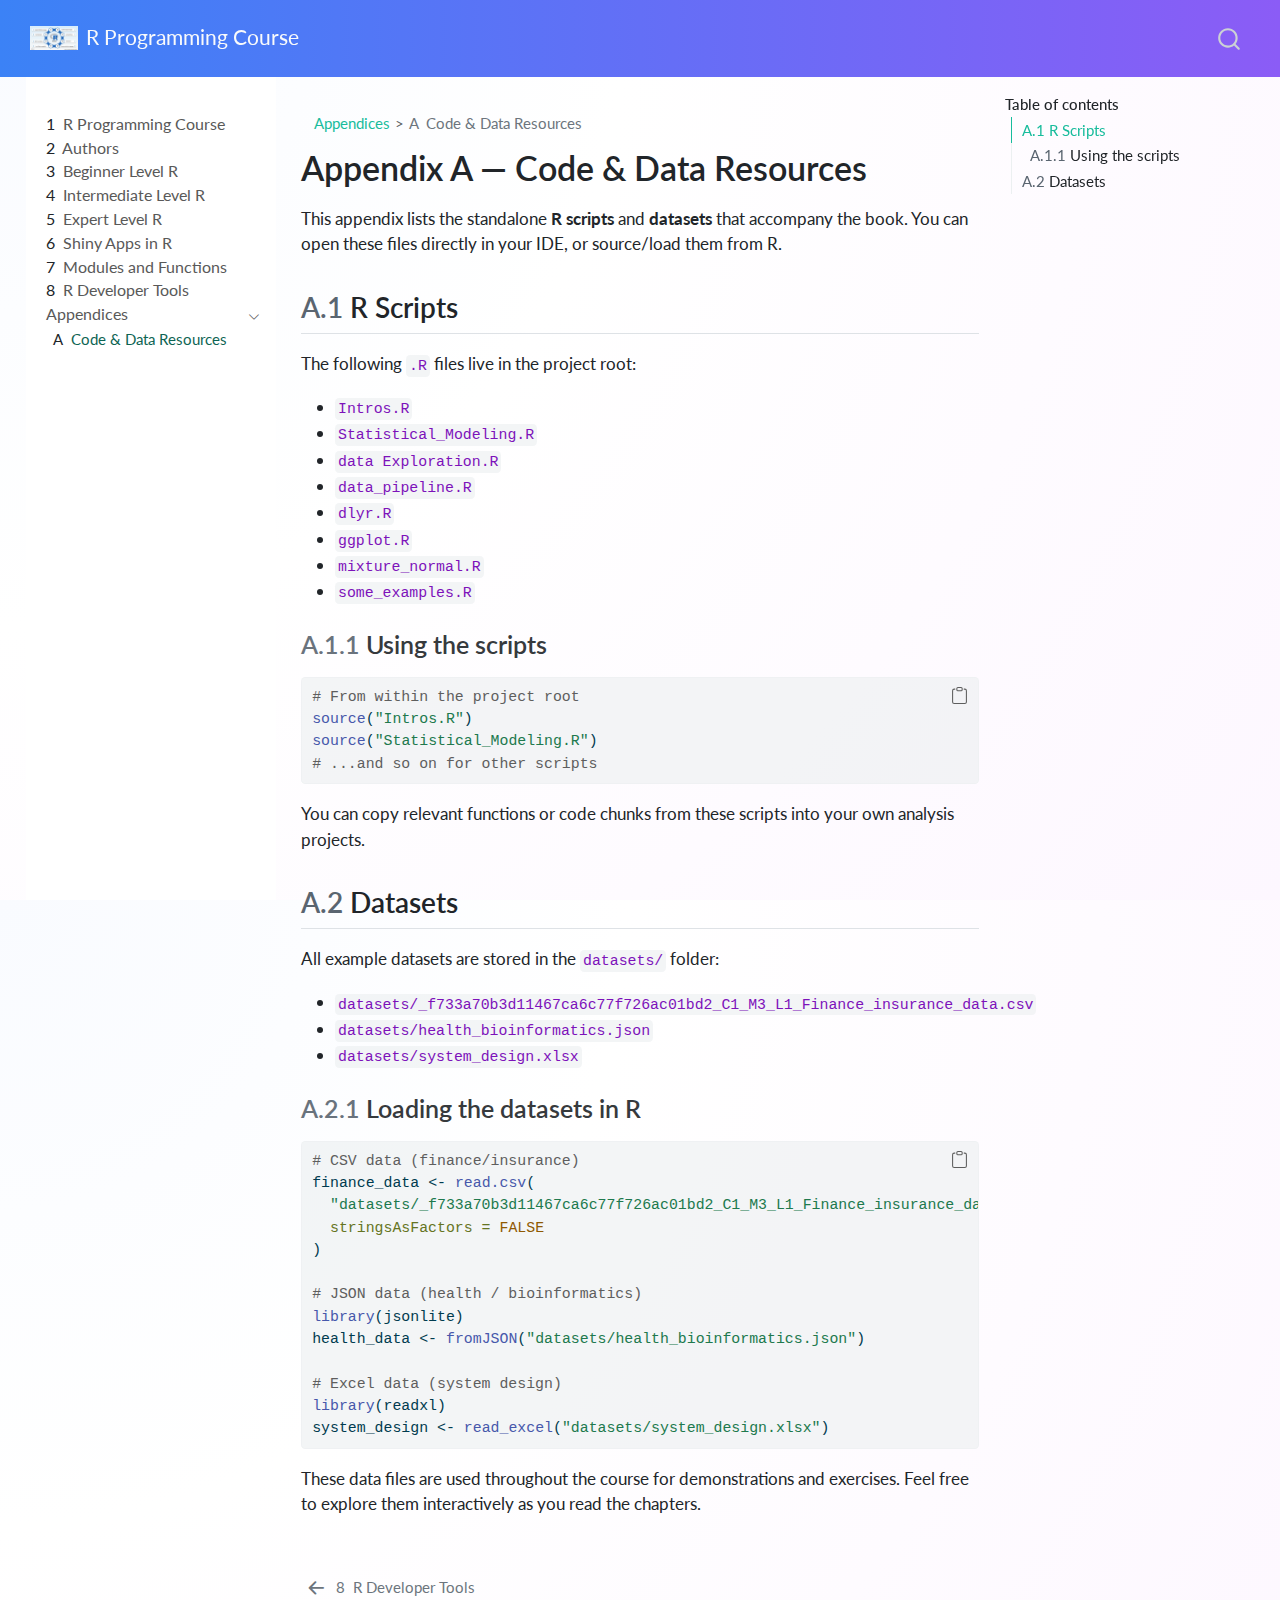
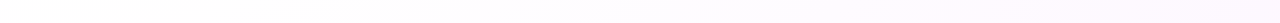
<file: appendix_resources.html>
<!DOCTYPE html>
<html xmlns="http://www.w3.org/1999/xhtml" lang="en" xml:lang="en"><head>

<meta charset="utf-8">
<meta name="generator" content="quarto-1.8.26">

<meta name="viewport" content="width=device-width, initial-scale=1.0, user-scalable=yes">

<meta name="description" content="From beginner to expert: R fundamentals, data analysis, modeling, and development tools.">

<title>Appendix A — Code &amp; Data Resources – R Programming Course</title>
<style>
code{white-space: pre-wrap;}
span.smallcaps{font-variant: small-caps;}
div.columns{display: flex; gap: min(4vw, 1.5em);}
div.column{flex: auto; overflow-x: auto;}
div.hanging-indent{margin-left: 1.5em; text-indent: -1.5em;}
ul.task-list{list-style: none;}
ul.task-list li input[type="checkbox"] {
  width: 0.8em;
  margin: 0 0.8em 0.2em -1em; /* quarto-specific, see https://github.com/quarto-dev/quarto-cli/issues/4556 */ 
  vertical-align: middle;
}
/* CSS for syntax highlighting */
html { -webkit-text-size-adjust: 100%; }
pre > code.sourceCode { white-space: pre; position: relative; }
pre > code.sourceCode > span { display: inline-block; line-height: 1.25; }
pre > code.sourceCode > span:empty { height: 1.2em; }
.sourceCode { overflow: visible; }
code.sourceCode > span { color: inherit; text-decoration: inherit; }
div.sourceCode { margin: 1em 0; }
pre.sourceCode { margin: 0; }
@media screen {
div.sourceCode { overflow: auto; }
}
@media print {
pre > code.sourceCode { white-space: pre-wrap; }
pre > code.sourceCode > span { text-indent: -5em; padding-left: 5em; }
}
pre.numberSource code
  { counter-reset: source-line 0; }
pre.numberSource code > span
  { position: relative; left: -4em; counter-increment: source-line; }
pre.numberSource code > span > a:first-child::before
  { content: counter(source-line);
    position: relative; left: -1em; text-align: right; vertical-align: baseline;
    border: none; display: inline-block;
    -webkit-touch-callout: none; -webkit-user-select: none;
    -khtml-user-select: none; -moz-user-select: none;
    -ms-user-select: none; user-select: none;
    padding: 0 4px; width: 4em;
  }
pre.numberSource { margin-left: 3em;  padding-left: 4px; }
div.sourceCode
  {   }
@media screen {
pre > code.sourceCode > span > a:first-child::before { text-decoration: underline; }
}
</style>


<script src="site_libs/quarto-nav/quarto-nav.js"></script>
<script src="site_libs/quarto-nav/headroom.min.js"></script>
<script src="site_libs/clipboard/clipboard.min.js"></script>
<script src="site_libs/quarto-search/autocomplete.umd.js"></script>
<script src="site_libs/quarto-search/fuse.min.js"></script>
<script src="site_libs/quarto-search/quarto-search.js"></script>
<meta name="quarto:offset" content="./">
<link href="./6_R_Developer_Tools.html" rel="prev">
<script src="site_libs/quarto-html/quarto.js" type="module"></script>
<script src="site_libs/quarto-html/tabsets/tabsets.js" type="module"></script>
<script src="site_libs/quarto-html/axe/axe-check.js" type="module"></script>
<script src="site_libs/quarto-html/popper.min.js"></script>
<script src="site_libs/quarto-html/tippy.umd.min.js"></script>
<script src="site_libs/quarto-html/anchor.min.js"></script>
<link href="site_libs/quarto-html/tippy.css" rel="stylesheet">
<link href="site_libs/quarto-html/quarto-syntax-highlighting-587c61ba64f3a5504c4d52d930310e48.css" rel="stylesheet" id="quarto-text-highlighting-styles">
<script src="site_libs/bootstrap/bootstrap.min.js"></script>
<link href="site_libs/bootstrap/bootstrap-icons.css" rel="stylesheet">
<link href="site_libs/bootstrap/bootstrap-d4ddd70199c5344cde2833b50fd7d7ac.min.css" rel="stylesheet" append-hash="true" id="quarto-bootstrap" data-mode="light">
<script id="quarto-search-options" type="application/json">{
  "location": "navbar",
  "copy-button": false,
  "collapse-after": 3,
  "panel-placement": "end",
  "type": "overlay",
  "limit": 50,
  "keyboard-shortcut": [
    "f",
    "/",
    "s"
  ],
  "show-item-context": false,
  "language": {
    "search-no-results-text": "No results",
    "search-matching-documents-text": "matching documents",
    "search-copy-link-title": "Copy link to search",
    "search-hide-matches-text": "Hide additional matches",
    "search-more-match-text": "more match in this document",
    "search-more-matches-text": "more matches in this document",
    "search-clear-button-title": "Clear",
    "search-text-placeholder": "",
    "search-detached-cancel-button-title": "Cancel",
    "search-submit-button-title": "Submit",
    "search-label": "Search"
  }
}</script>
<style>html{ scroll-behavior: smooth; }</style>


<link rel="stylesheet" href="styles.css">
</head>

<body class="nav-sidebar floating nav-fixed quarto-light">

<div id="quarto-search-results"></div>
  <header id="quarto-header" class="headroom fixed-top">
    <nav class="navbar navbar-expand-lg " data-bs-theme="dark">
      <div class="navbar-container container-fluid">
      <div class="navbar-brand-container mx-auto">
    <a href="./index.html" class="navbar-brand navbar-brand-logo">
    <img src="./logo.webp" alt="" class="navbar-logo light-content">
    <img src="./logo.webp" alt="" class="navbar-logo dark-content">
    </a>
    <a class="navbar-brand" href="./index.html">
    <span class="navbar-title">R Programming Course</span>
    </a>
  </div>
        <div class="quarto-navbar-tools tools-end">
</div>
          <div id="quarto-search" class="" title="Search"></div>
      </div> <!-- /container-fluid -->
    </nav>
  <nav class="quarto-secondary-nav">
    <div class="container-fluid d-flex">
      <button type="button" class="quarto-btn-toggle btn" data-bs-toggle="collapse" role="button" data-bs-target=".quarto-sidebar-collapse-item" aria-controls="quarto-sidebar" aria-expanded="false" aria-label="Toggle sidebar navigation" onclick="if (window.quartoToggleHeadroom) { window.quartoToggleHeadroom(); }">
        <i class="bi bi-layout-text-sidebar-reverse"></i>
      </button>
        <nav class="quarto-page-breadcrumbs" aria-label="breadcrumb"><ol class="breadcrumb"><li class="breadcrumb-item"><a href="./appendix_resources.html">Appendices</a></li><li class="breadcrumb-item"><a href="./appendix_resources.html"><span class="chapter-number">A</span>&nbsp; <span class="chapter-title">Code &amp; Data Resources</span></a></li></ol></nav>
        <a class="flex-grow-1" role="navigation" data-bs-toggle="collapse" data-bs-target=".quarto-sidebar-collapse-item" aria-controls="quarto-sidebar" aria-expanded="false" aria-label="Toggle sidebar navigation" onclick="if (window.quartoToggleHeadroom) { window.quartoToggleHeadroom(); }">      
        </a>
    </div>
  </nav>
</header>
<!-- content -->
<div id="quarto-content" class="quarto-container page-columns page-rows-contents page-layout-article page-navbar">
<!-- sidebar -->
  <nav id="quarto-sidebar" class="sidebar collapse collapse-horizontal quarto-sidebar-collapse-item sidebar-navigation floating overflow-auto">
    <div class="sidebar-menu-container"> 
    <ul class="list-unstyled mt-1">
        <li class="sidebar-item">
  <div class="sidebar-item-container"> 
  <a href="./index.html" class="sidebar-item-text sidebar-link">
 <span class="menu-text"><span class="chapter-number">1</span>&nbsp; <span class="chapter-title">R Programming Course</span></span></a>
  </div>
</li>
        <li class="sidebar-item">
  <div class="sidebar-item-container"> 
  <a href="./authors.html" class="sidebar-item-text sidebar-link">
 <span class="menu-text"><span class="chapter-number">2</span>&nbsp; <span class="chapter-title">Authors</span></span></a>
  </div>
</li>
        <li class="sidebar-item">
  <div class="sidebar-item-container"> 
  <a href="./1_Beginner_Level_R.html" class="sidebar-item-text sidebar-link">
 <span class="menu-text"><span class="chapter-number">3</span>&nbsp; <span class="chapter-title">Beginner Level R</span></span></a>
  </div>
</li>
        <li class="sidebar-item">
  <div class="sidebar-item-container"> 
  <a href="./2_Intermediate_Level_R.html" class="sidebar-item-text sidebar-link">
 <span class="menu-text"><span class="chapter-number">4</span>&nbsp; <span class="chapter-title">Intermediate Level R</span></span></a>
  </div>
</li>
        <li class="sidebar-item">
  <div class="sidebar-item-container"> 
  <a href="./3_Expert_Level_R.html" class="sidebar-item-text sidebar-link">
 <span class="menu-text"><span class="chapter-number">5</span>&nbsp; <span class="chapter-title">Expert Level R</span></span></a>
  </div>
</li>
        <li class="sidebar-item">
  <div class="sidebar-item-container"> 
  <a href="./4_Shiny_Apps_in_R.html" class="sidebar-item-text sidebar-link">
 <span class="menu-text"><span class="chapter-number">6</span>&nbsp; <span class="chapter-title">Shiny Apps in R</span></span></a>
  </div>
</li>
        <li class="sidebar-item">
  <div class="sidebar-item-container"> 
  <a href="./5_Modules_and_Functions.html" class="sidebar-item-text sidebar-link">
 <span class="menu-text"><span class="chapter-number">7</span>&nbsp; <span class="chapter-title">Modules and Functions</span></span></a>
  </div>
</li>
        <li class="sidebar-item">
  <div class="sidebar-item-container"> 
  <a href="./6_R_Developer_Tools.html" class="sidebar-item-text sidebar-link">
 <span class="menu-text"><span class="chapter-number">8</span>&nbsp; <span class="chapter-title">R Developer Tools</span></span></a>
  </div>
</li>
        <li class="sidebar-item sidebar-item-section">
      <div class="sidebar-item-container"> 
            <a class="sidebar-item-text sidebar-link text-start" data-bs-toggle="collapse" data-bs-target="#quarto-sidebar-section-1" role="navigation" aria-expanded="true">
 <span class="menu-text">Appendices</span></a>
          <a class="sidebar-item-toggle text-start" data-bs-toggle="collapse" data-bs-target="#quarto-sidebar-section-1" role="navigation" aria-expanded="true" aria-label="Toggle section">
            <i class="bi bi-chevron-right ms-2"></i>
          </a> 
      </div>
      <ul id="quarto-sidebar-section-1" class="collapse list-unstyled sidebar-section depth1 show">  
          <li class="sidebar-item">
  <div class="sidebar-item-container"> 
  <a href="./appendix_resources.html" class="sidebar-item-text sidebar-link active">
 <span class="menu-text"><span class="chapter-number">A</span>&nbsp; <span class="chapter-title">Code &amp; Data Resources</span></span></a>
  </div>
</li>
      </ul>
  </li>
    </ul>
    </div>
</nav>
<div id="quarto-sidebar-glass" class="quarto-sidebar-collapse-item" data-bs-toggle="collapse" data-bs-target=".quarto-sidebar-collapse-item"></div>
<!-- margin-sidebar -->
    <div id="quarto-margin-sidebar" class="sidebar margin-sidebar">
        <nav id="TOC" role="doc-toc" class="toc-active">
    <h2 id="toc-title">Table of contents</h2>
   
  <ul>
  <li><a href="#r-scripts" id="toc-r-scripts" class="nav-link active" data-scroll-target="#r-scripts"><span class="header-section-number">A.1</span> R Scripts</a>
  <ul class="collapse">
  <li><a href="#using-the-scripts" id="toc-using-the-scripts" class="nav-link" data-scroll-target="#using-the-scripts"><span class="header-section-number">A.1.1</span> Using the scripts</a></li>
  </ul></li>
  <li><a href="#datasets" id="toc-datasets" class="nav-link" data-scroll-target="#datasets"><span class="header-section-number">A.2</span> Datasets</a>
  <ul class="collapse">
  <li><a href="#loading-the-datasets-in-r" id="toc-loading-the-datasets-in-r" class="nav-link" data-scroll-target="#loading-the-datasets-in-r"><span class="header-section-number">A.2.1</span> Loading the datasets in R</a></li>
  </ul></li>
  </ul>
</nav>
    </div>
<!-- main -->
<main class="content" id="quarto-document-content">

<header id="title-block-header" class="quarto-title-block default"><nav class="quarto-page-breadcrumbs quarto-title-breadcrumbs d-none d-lg-block" aria-label="breadcrumb"><ol class="breadcrumb"><li class="breadcrumb-item"><a href="./appendix_resources.html">Appendices</a></li><li class="breadcrumb-item"><a href="./appendix_resources.html"><span class="chapter-number">A</span>&nbsp; <span class="chapter-title">Code &amp; Data Resources</span></a></li></ol></nav>
<div class="quarto-title">
<h1 class="title">Appendix A — Code &amp; Data Resources</h1>
</div>



<div class="quarto-title-meta">

    
  
    
  </div>
  


</header>


<p>This appendix lists the standalone <strong>R scripts</strong> and <strong>datasets</strong> that accompany the book. You can open these files directly in your IDE, or source/load them from R.</p>
<section id="r-scripts" class="level2" data-number="A.1">
<h2 data-number="A.1" class="anchored" data-anchor-id="r-scripts"><span class="header-section-number">A.1</span> R Scripts</h2>
<p>The following <code>.R</code> files live in the project root:</p>
<ul>
<li><code>Intros.R</code></li>
<li><code>Statistical_Modeling.R</code></li>
<li><code>data Exploration.R</code></li>
<li><code>data_pipeline.R</code></li>
<li><code>dlyr.R</code></li>
<li><code>ggplot.R</code></li>
<li><code>mixture_normal.R</code></li>
<li><code>some_examples.R</code></li>
</ul>
<section id="using-the-scripts" class="level3" data-number="A.1.1">
<h3 data-number="A.1.1" class="anchored" data-anchor-id="using-the-scripts"><span class="header-section-number">A.1.1</span> Using the scripts</h3>
<div class="code-copy-outer-scaffold"><div class="sourceCode" id="cb1"><pre class="sourceCode r code-with-copy"><code class="sourceCode r"><span id="cb1-1"><a href="#cb1-1" aria-hidden="true" tabindex="-1"></a><span class="co"># From within the project root</span></span>
<span id="cb1-2"><a href="#cb1-2" aria-hidden="true" tabindex="-1"></a><span class="fu">source</span>(<span class="st">"Intros.R"</span>)</span>
<span id="cb1-3"><a href="#cb1-3" aria-hidden="true" tabindex="-1"></a><span class="fu">source</span>(<span class="st">"Statistical_Modeling.R"</span>)</span>
<span id="cb1-4"><a href="#cb1-4" aria-hidden="true" tabindex="-1"></a><span class="co"># ...and so on for other scripts</span></span></code></pre></div><button title="Copy to Clipboard" class="code-copy-button"><i class="bi"></i></button></div>
<p>You can copy relevant functions or code chunks from these scripts into your own analysis projects.</p>
</section>
</section>
<section id="datasets" class="level2" data-number="A.2">
<h2 data-number="A.2" class="anchored" data-anchor-id="datasets"><span class="header-section-number">A.2</span> Datasets</h2>
<p>All example datasets are stored in the <code>datasets/</code> folder:</p>
<ul>
<li><code>datasets/_f733a70b3d11467ca6c77f726ac01bd2_C1_M3_L1_Finance_insurance_data.csv</code></li>
<li><code>datasets/health_bioinformatics.json</code></li>
<li><code>datasets/system_design.xlsx</code></li>
</ul>
<section id="loading-the-datasets-in-r" class="level3" data-number="A.2.1">
<h3 data-number="A.2.1" class="anchored" data-anchor-id="loading-the-datasets-in-r"><span class="header-section-number">A.2.1</span> Loading the datasets in R</h3>
<div class="code-copy-outer-scaffold"><div class="sourceCode" id="cb2"><pre class="sourceCode r code-with-copy"><code class="sourceCode r"><span id="cb2-1"><a href="#cb2-1" aria-hidden="true" tabindex="-1"></a><span class="co"># CSV data (finance/insurance)</span></span>
<span id="cb2-2"><a href="#cb2-2" aria-hidden="true" tabindex="-1"></a>finance_data <span class="ot">&lt;-</span> <span class="fu">read.csv</span>(</span>
<span id="cb2-3"><a href="#cb2-3" aria-hidden="true" tabindex="-1"></a>  <span class="st">"datasets/_f733a70b3d11467ca6c77f726ac01bd2_C1_M3_L1_Finance_insurance_data.csv"</span>,</span>
<span id="cb2-4"><a href="#cb2-4" aria-hidden="true" tabindex="-1"></a>  <span class="at">stringsAsFactors =</span> <span class="cn">FALSE</span></span>
<span id="cb2-5"><a href="#cb2-5" aria-hidden="true" tabindex="-1"></a>)</span>
<span id="cb2-6"><a href="#cb2-6" aria-hidden="true" tabindex="-1"></a></span>
<span id="cb2-7"><a href="#cb2-7" aria-hidden="true" tabindex="-1"></a><span class="co"># JSON data (health / bioinformatics)</span></span>
<span id="cb2-8"><a href="#cb2-8" aria-hidden="true" tabindex="-1"></a><span class="fu">library</span>(jsonlite)</span>
<span id="cb2-9"><a href="#cb2-9" aria-hidden="true" tabindex="-1"></a>health_data <span class="ot">&lt;-</span> <span class="fu">fromJSON</span>(<span class="st">"datasets/health_bioinformatics.json"</span>)</span>
<span id="cb2-10"><a href="#cb2-10" aria-hidden="true" tabindex="-1"></a></span>
<span id="cb2-11"><a href="#cb2-11" aria-hidden="true" tabindex="-1"></a><span class="co"># Excel data (system design)</span></span>
<span id="cb2-12"><a href="#cb2-12" aria-hidden="true" tabindex="-1"></a><span class="fu">library</span>(readxl)</span>
<span id="cb2-13"><a href="#cb2-13" aria-hidden="true" tabindex="-1"></a>system_design <span class="ot">&lt;-</span> <span class="fu">read_excel</span>(<span class="st">"datasets/system_design.xlsx"</span>)</span></code></pre></div><button title="Copy to Clipboard" class="code-copy-button"><i class="bi"></i></button></div>
<p>These data files are used throughout the course for demonstrations and exercises. Feel free to explore them interactively as you read the chapters.</p>


</section>
</section>

</main> <!-- /main -->
<script id="quarto-html-after-body" type="application/javascript">
  window.document.addEventListener("DOMContentLoaded", function (event) {
    const icon = "";
    const anchorJS = new window.AnchorJS();
    anchorJS.options = {
      placement: 'right',
      icon: icon
    };
    anchorJS.add('.anchored');
    const isCodeAnnotation = (el) => {
      for (const clz of el.classList) {
        if (clz.startsWith('code-annotation-')) {                     
          return true;
        }
      }
      return false;
    }
    const onCopySuccess = function(e) {
      // button target
      const button = e.trigger;
      // don't keep focus
      button.blur();
      // flash "checked"
      button.classList.add('code-copy-button-checked');
      var currentTitle = button.getAttribute("title");
      button.setAttribute("title", "Copied!");
      let tooltip;
      if (window.bootstrap) {
        button.setAttribute("data-bs-toggle", "tooltip");
        button.setAttribute("data-bs-placement", "left");
        button.setAttribute("data-bs-title", "Copied!");
        tooltip = new bootstrap.Tooltip(button, 
          { trigger: "manual", 
            customClass: "code-copy-button-tooltip",
            offset: [0, -8]});
        tooltip.show();    
      }
      setTimeout(function() {
        if (tooltip) {
          tooltip.hide();
          button.removeAttribute("data-bs-title");
          button.removeAttribute("data-bs-toggle");
          button.removeAttribute("data-bs-placement");
        }
        button.setAttribute("title", currentTitle);
        button.classList.remove('code-copy-button-checked');
      }, 1000);
      // clear code selection
      e.clearSelection();
    }
    const getTextToCopy = function(trigger) {
      const outerScaffold = trigger.parentElement.cloneNode(true);
      const codeEl = outerScaffold.querySelector('code');
      for (const childEl of codeEl.children) {
        if (isCodeAnnotation(childEl)) {
          childEl.remove();
        }
      }
      return codeEl.innerText;
    }
    const clipboard = new window.ClipboardJS('.code-copy-button:not([data-in-quarto-modal])', {
      text: getTextToCopy
    });
    clipboard.on('success', onCopySuccess);
    if (window.document.getElementById('quarto-embedded-source-code-modal')) {
      const clipboardModal = new window.ClipboardJS('.code-copy-button[data-in-quarto-modal]', {
        text: getTextToCopy,
        container: window.document.getElementById('quarto-embedded-source-code-modal')
      });
      clipboardModal.on('success', onCopySuccess);
    }
      var localhostRegex = new RegExp(/^(?:http|https):\/\/localhost\:?[0-9]*\//);
      var mailtoRegex = new RegExp(/^mailto:/);
        var filterRegex = new RegExp('/' + window.location.host + '/');
      var isInternal = (href) => {
          return filterRegex.test(href) || localhostRegex.test(href) || mailtoRegex.test(href);
      }
      // Inspect non-navigation links and adorn them if external
     var links = window.document.querySelectorAll('a[href]:not(.nav-link):not(.navbar-brand):not(.toc-action):not(.sidebar-link):not(.sidebar-item-toggle):not(.pagination-link):not(.no-external):not([aria-hidden]):not(.dropdown-item):not(.quarto-navigation-tool):not(.about-link)');
      for (var i=0; i<links.length; i++) {
        const link = links[i];
        if (!isInternal(link.href)) {
          // undo the damage that might have been done by quarto-nav.js in the case of
          // links that we want to consider external
          if (link.dataset.originalHref !== undefined) {
            link.href = link.dataset.originalHref;
          }
            // target, if specified
            link.setAttribute("target", "_blank");
            if (link.getAttribute("rel") === null) {
              link.setAttribute("rel", "noopener");
            }
        }
      }
    function tippyHover(el, contentFn, onTriggerFn, onUntriggerFn) {
      const config = {
        allowHTML: true,
        maxWidth: 500,
        delay: 100,
        arrow: false,
        appendTo: function(el) {
            return el.parentElement;
        },
        interactive: true,
        interactiveBorder: 10,
        theme: 'quarto',
        placement: 'bottom-start',
      };
      if (contentFn) {
        config.content = contentFn;
      }
      if (onTriggerFn) {
        config.onTrigger = onTriggerFn;
      }
      if (onUntriggerFn) {
        config.onUntrigger = onUntriggerFn;
      }
      window.tippy(el, config); 
    }
    const noterefs = window.document.querySelectorAll('a[role="doc-noteref"]');
    for (var i=0; i<noterefs.length; i++) {
      const ref = noterefs[i];
      tippyHover(ref, function() {
        // use id or data attribute instead here
        let href = ref.getAttribute('data-footnote-href') || ref.getAttribute('href');
        try { href = new URL(href).hash; } catch {}
        const id = href.replace(/^#\/?/, "");
        const note = window.document.getElementById(id);
        if (note) {
          return note.innerHTML;
        } else {
          return "";
        }
      });
    }
    const xrefs = window.document.querySelectorAll('a.quarto-xref');
    const processXRef = (id, note) => {
      // Strip column container classes
      const stripColumnClz = (el) => {
        el.classList.remove("page-full", "page-columns");
        if (el.children) {
          for (const child of el.children) {
            stripColumnClz(child);
          }
        }
      }
      stripColumnClz(note)
      if (id === null || id.startsWith('sec-')) {
        // Special case sections, only their first couple elements
        const container = document.createElement("div");
        if (note.children && note.children.length > 2) {
          container.appendChild(note.children[0].cloneNode(true));
          for (let i = 1; i < note.children.length; i++) {
            const child = note.children[i];
            if (child.tagName === "P" && child.innerText === "") {
              continue;
            } else {
              container.appendChild(child.cloneNode(true));
              break;
            }
          }
          if (window.Quarto?.typesetMath) {
            window.Quarto.typesetMath(container);
          }
          return container.innerHTML
        } else {
          if (window.Quarto?.typesetMath) {
            window.Quarto.typesetMath(note);
          }
          return note.innerHTML;
        }
      } else {
        // Remove any anchor links if they are present
        const anchorLink = note.querySelector('a.anchorjs-link');
        if (anchorLink) {
          anchorLink.remove();
        }
        if (window.Quarto?.typesetMath) {
          window.Quarto.typesetMath(note);
        }
        if (note.classList.contains("callout")) {
          return note.outerHTML;
        } else {
          return note.innerHTML;
        }
      }
    }
    for (var i=0; i<xrefs.length; i++) {
      const xref = xrefs[i];
      tippyHover(xref, undefined, function(instance) {
        instance.disable();
        let url = xref.getAttribute('href');
        let hash = undefined; 
        if (url.startsWith('#')) {
          hash = url;
        } else {
          try { hash = new URL(url).hash; } catch {}
        }
        if (hash) {
          const id = hash.replace(/^#\/?/, "");
          const note = window.document.getElementById(id);
          if (note !== null) {
            try {
              const html = processXRef(id, note.cloneNode(true));
              instance.setContent(html);
            } finally {
              instance.enable();
              instance.show();
            }
          } else {
            // See if we can fetch this
            fetch(url.split('#')[0])
            .then(res => res.text())
            .then(html => {
              const parser = new DOMParser();
              const htmlDoc = parser.parseFromString(html, "text/html");
              const note = htmlDoc.getElementById(id);
              if (note !== null) {
                const html = processXRef(id, note);
                instance.setContent(html);
              } 
            }).finally(() => {
              instance.enable();
              instance.show();
            });
          }
        } else {
          // See if we can fetch a full url (with no hash to target)
          // This is a special case and we should probably do some content thinning / targeting
          fetch(url)
          .then(res => res.text())
          .then(html => {
            const parser = new DOMParser();
            const htmlDoc = parser.parseFromString(html, "text/html");
            const note = htmlDoc.querySelector('main.content');
            if (note !== null) {
              // This should only happen for chapter cross references
              // (since there is no id in the URL)
              // remove the first header
              if (note.children.length > 0 && note.children[0].tagName === "HEADER") {
                note.children[0].remove();
              }
              const html = processXRef(null, note);
              instance.setContent(html);
            } 
          }).finally(() => {
            instance.enable();
            instance.show();
          });
        }
      }, function(instance) {
      });
    }
        let selectedAnnoteEl;
        const selectorForAnnotation = ( cell, annotation) => {
          let cellAttr = 'data-code-cell="' + cell + '"';
          let lineAttr = 'data-code-annotation="' +  annotation + '"';
          const selector = 'span[' + cellAttr + '][' + lineAttr + ']';
          return selector;
        }
        const selectCodeLines = (annoteEl) => {
          const doc = window.document;
          const targetCell = annoteEl.getAttribute("data-target-cell");
          const targetAnnotation = annoteEl.getAttribute("data-target-annotation");
          const annoteSpan = window.document.querySelector(selectorForAnnotation(targetCell, targetAnnotation));
          const lines = annoteSpan.getAttribute("data-code-lines").split(",");
          const lineIds = lines.map((line) => {
            return targetCell + "-" + line;
          })
          let top = null;
          let height = null;
          let parent = null;
          if (lineIds.length > 0) {
              //compute the position of the single el (top and bottom and make a div)
              const el = window.document.getElementById(lineIds[0]);
              top = el.offsetTop;
              height = el.offsetHeight;
              parent = el.parentElement.parentElement;
            if (lineIds.length > 1) {
              const lastEl = window.document.getElementById(lineIds[lineIds.length - 1]);
              const bottom = lastEl.offsetTop + lastEl.offsetHeight;
              height = bottom - top;
            }
            if (top !== null && height !== null && parent !== null) {
              // cook up a div (if necessary) and position it 
              let div = window.document.getElementById("code-annotation-line-highlight");
              if (div === null) {
                div = window.document.createElement("div");
                div.setAttribute("id", "code-annotation-line-highlight");
                div.style.position = 'absolute';
                parent.appendChild(div);
              }
              div.style.top = top - 2 + "px";
              div.style.height = height + 4 + "px";
              div.style.left = 0;
              let gutterDiv = window.document.getElementById("code-annotation-line-highlight-gutter");
              if (gutterDiv === null) {
                gutterDiv = window.document.createElement("div");
                gutterDiv.setAttribute("id", "code-annotation-line-highlight-gutter");
                gutterDiv.style.position = 'absolute';
                const codeCell = window.document.getElementById(targetCell);
                const gutter = codeCell.querySelector('.code-annotation-gutter');
                gutter.appendChild(gutterDiv);
              }
              gutterDiv.style.top = top - 2 + "px";
              gutterDiv.style.height = height + 4 + "px";
            }
            selectedAnnoteEl = annoteEl;
          }
        };
        const unselectCodeLines = () => {
          const elementsIds = ["code-annotation-line-highlight", "code-annotation-line-highlight-gutter"];
          elementsIds.forEach((elId) => {
            const div = window.document.getElementById(elId);
            if (div) {
              div.remove();
            }
          });
          selectedAnnoteEl = undefined;
        };
          // Handle positioning of the toggle
      window.addEventListener(
        "resize",
        throttle(() => {
          elRect = undefined;
          if (selectedAnnoteEl) {
            selectCodeLines(selectedAnnoteEl);
          }
        }, 10)
      );
      function throttle(fn, ms) {
      let throttle = false;
      let timer;
        return (...args) => {
          if(!throttle) { // first call gets through
              fn.apply(this, args);
              throttle = true;
          } else { // all the others get throttled
              if(timer) clearTimeout(timer); // cancel #2
              timer = setTimeout(() => {
                fn.apply(this, args);
                timer = throttle = false;
              }, ms);
          }
        };
      }
        // Attach click handler to the DT
        const annoteDls = window.document.querySelectorAll('dt[data-target-cell]');
        for (const annoteDlNode of annoteDls) {
          annoteDlNode.addEventListener('click', (event) => {
            const clickedEl = event.target;
            if (clickedEl !== selectedAnnoteEl) {
              unselectCodeLines();
              const activeEl = window.document.querySelector('dt[data-target-cell].code-annotation-active');
              if (activeEl) {
                activeEl.classList.remove('code-annotation-active');
              }
              selectCodeLines(clickedEl);
              clickedEl.classList.add('code-annotation-active');
            } else {
              // Unselect the line
              unselectCodeLines();
              clickedEl.classList.remove('code-annotation-active');
            }
          });
        }
    const findCites = (el) => {
      const parentEl = el.parentElement;
      if (parentEl) {
        const cites = parentEl.dataset.cites;
        if (cites) {
          return {
            el,
            cites: cites.split(' ')
          };
        } else {
          return findCites(el.parentElement)
        }
      } else {
        return undefined;
      }
    };
    var bibliorefs = window.document.querySelectorAll('a[role="doc-biblioref"]');
    for (var i=0; i<bibliorefs.length; i++) {
      const ref = bibliorefs[i];
      const citeInfo = findCites(ref);
      if (citeInfo) {
        tippyHover(citeInfo.el, function() {
          var popup = window.document.createElement('div');
          citeInfo.cites.forEach(function(cite) {
            var citeDiv = window.document.createElement('div');
            citeDiv.classList.add('hanging-indent');
            citeDiv.classList.add('csl-entry');
            var biblioDiv = window.document.getElementById('ref-' + cite);
            if (biblioDiv) {
              citeDiv.innerHTML = biblioDiv.innerHTML;
            }
            popup.appendChild(citeDiv);
          });
          return popup.innerHTML;
        });
      }
    }
  });
  </script>
<nav class="page-navigation">
  <div class="nav-page nav-page-previous">
      <a href="./6_R_Developer_Tools.html" class="pagination-link" aria-label="R Developer Tools">
        <i class="bi bi-arrow-left-short"></i> <span class="nav-page-text"><span class="chapter-number">8</span>&nbsp; <span class="chapter-title">R Developer Tools</span></span>
      </a>          
  </div>
  <div class="nav-page nav-page-next">
  </div>
</nav>
</div> <!-- /content -->




<script src="site_libs/quarto-html/zenscroll-min.js"></script>
</body></html>
</file>
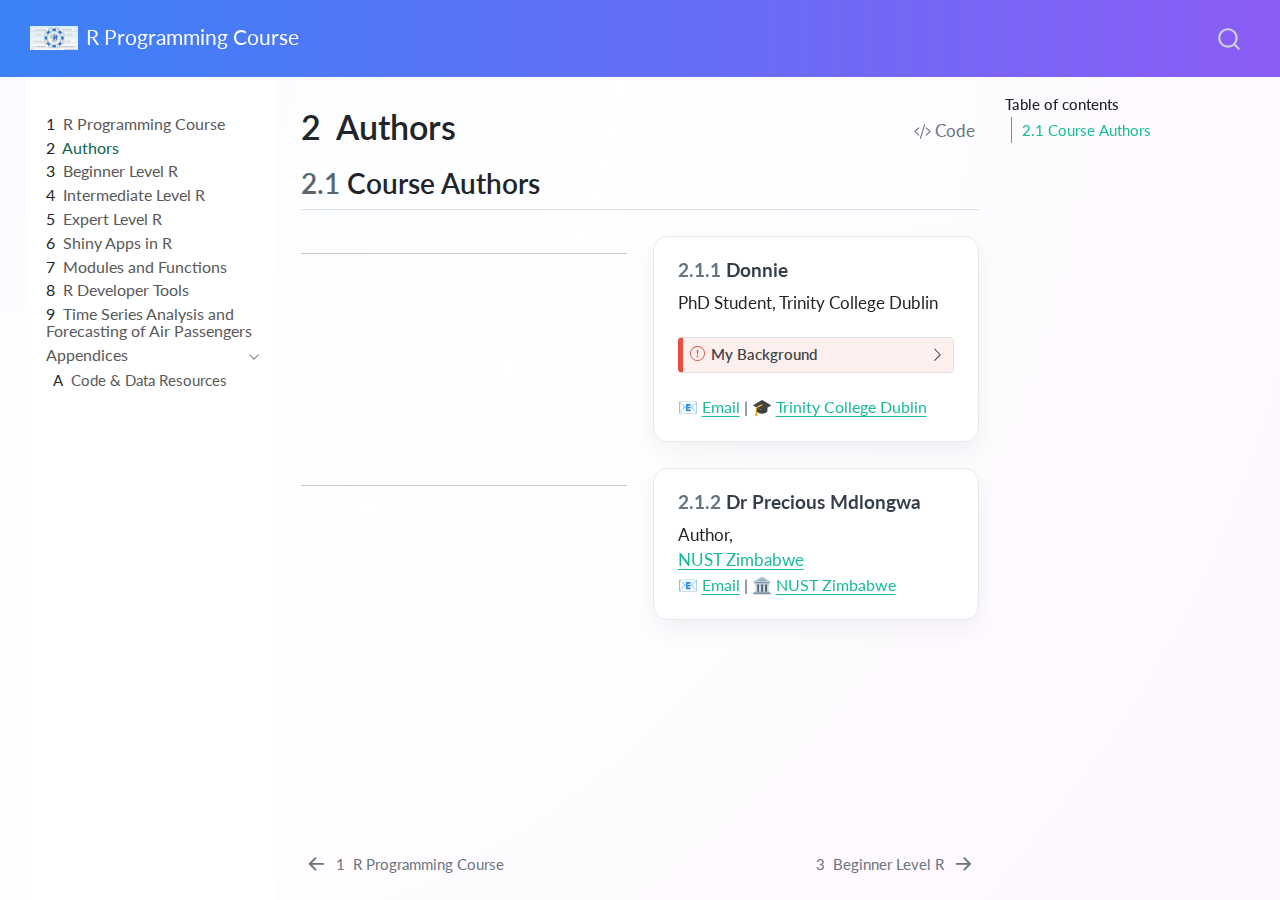
<file: authors.html>
<!DOCTYPE html>
<html xmlns="http://www.w3.org/1999/xhtml" lang="en" xml:lang="en"><head>

<meta charset="utf-8">
<meta name="generator" content="quarto-1.8.26">

<meta name="viewport" content="width=device-width, initial-scale=1.0, user-scalable=yes">

<meta name="description" content="From beginner to expert: R fundamentals, data analysis, modeling, and development tools.">

<title>2&nbsp; Authors – R Programming Course</title>
<style>
code{white-space: pre-wrap;}
span.smallcaps{font-variant: small-caps;}
div.columns{display: flex; gap: min(4vw, 1.5em);}
div.column{flex: auto; overflow-x: auto;}
div.hanging-indent{margin-left: 1.5em; text-indent: -1.5em;}
ul.task-list{list-style: none;}
ul.task-list li input[type="checkbox"] {
  width: 0.8em;
  margin: 0 0.8em 0.2em -1em; /* quarto-specific, see https://github.com/quarto-dev/quarto-cli/issues/4556 */ 
  vertical-align: middle;
}
/* CSS for syntax highlighting */
html { -webkit-text-size-adjust: 100%; }
pre > code.sourceCode { white-space: pre; position: relative; }
pre > code.sourceCode > span { display: inline-block; line-height: 1.25; }
pre > code.sourceCode > span:empty { height: 1.2em; }
.sourceCode { overflow: visible; }
code.sourceCode > span { color: inherit; text-decoration: inherit; }
div.sourceCode { margin: 1em 0; }
pre.sourceCode { margin: 0; }
@media screen {
div.sourceCode { overflow: auto; }
}
@media print {
pre > code.sourceCode { white-space: pre-wrap; }
pre > code.sourceCode > span { text-indent: -5em; padding-left: 5em; }
}
pre.numberSource code
  { counter-reset: source-line 0; }
pre.numberSource code > span
  { position: relative; left: -4em; counter-increment: source-line; }
pre.numberSource code > span > a:first-child::before
  { content: counter(source-line);
    position: relative; left: -1em; text-align: right; vertical-align: baseline;
    border: none; display: inline-block;
    -webkit-touch-callout: none; -webkit-user-select: none;
    -khtml-user-select: none; -moz-user-select: none;
    -ms-user-select: none; user-select: none;
    padding: 0 4px; width: 4em;
  }
pre.numberSource { margin-left: 3em;  padding-left: 4px; }
div.sourceCode
  {   }
@media screen {
pre > code.sourceCode > span > a:first-child::before { text-decoration: underline; }
}
</style>


<script src="site_libs/quarto-nav/quarto-nav.js"></script>
<script src="site_libs/quarto-nav/headroom.min.js"></script>
<script src="site_libs/clipboard/clipboard.min.js"></script>
<script src="site_libs/quarto-search/autocomplete.umd.js"></script>
<script src="site_libs/quarto-search/fuse.min.js"></script>
<script src="site_libs/quarto-search/quarto-search.js"></script>
<meta name="quarto:offset" content="./">
<link href="./1_Beginner_Level_R.html" rel="next">
<link href="./index.html" rel="prev">
<script src="site_libs/quarto-html/quarto.js" type="module"></script>
<script src="site_libs/quarto-html/tabsets/tabsets.js" type="module"></script>
<script src="site_libs/quarto-html/axe/axe-check.js" type="module"></script>
<script src="site_libs/quarto-html/popper.min.js"></script>
<script src="site_libs/quarto-html/tippy.umd.min.js"></script>
<script src="site_libs/quarto-html/anchor.min.js"></script>
<link href="site_libs/quarto-html/tippy.css" rel="stylesheet">
<link href="site_libs/quarto-html/quarto-syntax-highlighting-587c61ba64f3a5504c4d52d930310e48.css" rel="stylesheet" id="quarto-text-highlighting-styles">
<script src="site_libs/bootstrap/bootstrap.min.js"></script>
<link href="site_libs/bootstrap/bootstrap-icons.css" rel="stylesheet">
<link href="site_libs/bootstrap/bootstrap-d4ddd70199c5344cde2833b50fd7d7ac.min.css" rel="stylesheet" append-hash="true" id="quarto-bootstrap" data-mode="light">
<script id="quarto-search-options" type="application/json">{
  "location": "navbar",
  "copy-button": false,
  "collapse-after": 3,
  "panel-placement": "end",
  "type": "overlay",
  "limit": 50,
  "keyboard-shortcut": [
    "f",
    "/",
    "s"
  ],
  "show-item-context": false,
  "language": {
    "search-no-results-text": "No results",
    "search-matching-documents-text": "matching documents",
    "search-copy-link-title": "Copy link to search",
    "search-hide-matches-text": "Hide additional matches",
    "search-more-match-text": "more match in this document",
    "search-more-matches-text": "more matches in this document",
    "search-clear-button-title": "Clear",
    "search-text-placeholder": "",
    "search-detached-cancel-button-title": "Cancel",
    "search-submit-button-title": "Submit",
    "search-label": "Search"
  }
}</script>
<style>html{ scroll-behavior: smooth; }</style>


<link rel="stylesheet" href="styles.css">
</head>

<body class="nav-sidebar floating nav-fixed quarto-light">

<div id="quarto-search-results"></div>
  <header id="quarto-header" class="headroom fixed-top">
    <nav class="navbar navbar-expand-lg " data-bs-theme="dark">
      <div class="navbar-container container-fluid">
      <div class="navbar-brand-container mx-auto">
    <a href="./index.html" class="navbar-brand navbar-brand-logo">
    <img src="./logo.webp" alt="" class="navbar-logo light-content">
    <img src="./logo.webp" alt="" class="navbar-logo dark-content">
    </a>
    <a class="navbar-brand" href="./index.html">
    <span class="navbar-title">R Programming Course</span>
    </a>
  </div>
        <div class="quarto-navbar-tools tools-end">
</div>
          <div id="quarto-search" class="" title="Search"></div>
      </div> <!-- /container-fluid -->
    </nav>
  <nav class="quarto-secondary-nav">
    <div class="container-fluid d-flex">
      <button type="button" class="quarto-btn-toggle btn" data-bs-toggle="collapse" role="button" data-bs-target=".quarto-sidebar-collapse-item" aria-controls="quarto-sidebar" aria-expanded="false" aria-label="Toggle sidebar navigation" onclick="if (window.quartoToggleHeadroom) { window.quartoToggleHeadroom(); }">
        <i class="bi bi-layout-text-sidebar-reverse"></i>
      </button>
        <nav class="quarto-page-breadcrumbs" aria-label="breadcrumb"><ol class="breadcrumb"><li class="breadcrumb-item"><a href="./authors.html"><span class="chapter-number">2</span>&nbsp; <span class="chapter-title">Authors</span></a></li></ol></nav>
        <a class="flex-grow-1" role="navigation" data-bs-toggle="collapse" data-bs-target=".quarto-sidebar-collapse-item" aria-controls="quarto-sidebar" aria-expanded="false" aria-label="Toggle sidebar navigation" onclick="if (window.quartoToggleHeadroom) { window.quartoToggleHeadroom(); }">      
        </a>
    </div>
  </nav>
</header>
<!-- content -->
<div id="quarto-content" class="quarto-container page-columns page-rows-contents page-layout-article page-navbar">
<!-- sidebar -->
  <nav id="quarto-sidebar" class="sidebar collapse collapse-horizontal quarto-sidebar-collapse-item sidebar-navigation floating overflow-auto">
    <div class="sidebar-menu-container"> 
    <ul class="list-unstyled mt-1">
        <li class="sidebar-item">
  <div class="sidebar-item-container"> 
  <a href="./index.html" class="sidebar-item-text sidebar-link">
 <span class="menu-text"><span class="chapter-number">1</span>&nbsp; <span class="chapter-title">R Programming Course</span></span></a>
  </div>
</li>
        <li class="sidebar-item">
  <div class="sidebar-item-container"> 
  <a href="./authors.html" class="sidebar-item-text sidebar-link active">
 <span class="menu-text"><span class="chapter-number">2</span>&nbsp; <span class="chapter-title">Authors</span></span></a>
  </div>
</li>
        <li class="sidebar-item">
  <div class="sidebar-item-container"> 
  <a href="./1_Beginner_Level_R.html" class="sidebar-item-text sidebar-link">
 <span class="menu-text"><span class="chapter-number">3</span>&nbsp; <span class="chapter-title">Beginner Level R</span></span></a>
  </div>
</li>
        <li class="sidebar-item">
  <div class="sidebar-item-container"> 
  <a href="./2_Intermediate_Level_R.html" class="sidebar-item-text sidebar-link">
 <span class="menu-text"><span class="chapter-number">4</span>&nbsp; <span class="chapter-title">Intermediate Level R</span></span></a>
  </div>
</li>
        <li class="sidebar-item">
  <div class="sidebar-item-container"> 
  <a href="./3_Expert_Level_R.html" class="sidebar-item-text sidebar-link">
 <span class="menu-text"><span class="chapter-number">5</span>&nbsp; <span class="chapter-title">Expert Level R</span></span></a>
  </div>
</li>
        <li class="sidebar-item">
  <div class="sidebar-item-container"> 
  <a href="./4_Shiny_Apps_in_R.html" class="sidebar-item-text sidebar-link">
 <span class="menu-text"><span class="chapter-number">6</span>&nbsp; <span class="chapter-title">Shiny Apps in R</span></span></a>
  </div>
</li>
        <li class="sidebar-item">
  <div class="sidebar-item-container"> 
  <a href="./5_Modules_and_Functions.html" class="sidebar-item-text sidebar-link">
 <span class="menu-text"><span class="chapter-number">7</span>&nbsp; <span class="chapter-title">Modules and Functions</span></span></a>
  </div>
</li>
        <li class="sidebar-item">
  <div class="sidebar-item-container"> 
  <a href="./6_R_Developer_Tools.html" class="sidebar-item-text sidebar-link">
 <span class="menu-text"><span class="chapter-number">8</span>&nbsp; <span class="chapter-title">R Developer Tools</span></span></a>
  </div>
</li>
        <li class="sidebar-item">
  <div class="sidebar-item-container"> 
  <a href="./Forecasting.html" class="sidebar-item-text sidebar-link">
 <span class="menu-text"><span class="chapter-number">9</span>&nbsp; <span class="chapter-title">Time Series Analysis and Forecasting of Air Passengers</span></span></a>
  </div>
</li>
        <li class="sidebar-item sidebar-item-section">
      <div class="sidebar-item-container"> 
            <a class="sidebar-item-text sidebar-link text-start" data-bs-toggle="collapse" data-bs-target="#quarto-sidebar-section-1" role="navigation" aria-expanded="true">
 <span class="menu-text">Appendices</span></a>
          <a class="sidebar-item-toggle text-start" data-bs-toggle="collapse" data-bs-target="#quarto-sidebar-section-1" role="navigation" aria-expanded="true" aria-label="Toggle section">
            <i class="bi bi-chevron-right ms-2"></i>
          </a> 
      </div>
      <ul id="quarto-sidebar-section-1" class="collapse list-unstyled sidebar-section depth1 show">  
          <li class="sidebar-item">
  <div class="sidebar-item-container"> 
  <a href="./appendix_resources.html" class="sidebar-item-text sidebar-link">
 <span class="menu-text"><span class="chapter-number">A</span>&nbsp; <span class="chapter-title">Code &amp; Data Resources</span></span></a>
  </div>
</li>
      </ul>
  </li>
    </ul>
    </div>
</nav>
<div id="quarto-sidebar-glass" class="quarto-sidebar-collapse-item" data-bs-toggle="collapse" data-bs-target=".quarto-sidebar-collapse-item"></div>
<!-- margin-sidebar -->
    <div id="quarto-margin-sidebar" class="sidebar margin-sidebar">
        <nav id="TOC" role="doc-toc" class="toc-active">
    <h2 id="toc-title">Table of contents</h2>
   
  <ul>
  <li><a href="#course-authors" id="toc-course-authors" class="nav-link active" data-scroll-target="#course-authors"><span class="header-section-number">2.1</span> Course Authors</a></li>
  </ul>
</nav>
    </div>
<!-- main -->
<main class="content" id="quarto-document-content">

<header id="title-block-header" class="quarto-title-block default">
<div class="quarto-title">
<div class="quarto-title-block"><div><h1 class="title"><span class="chapter-number">2</span>&nbsp; <span class="chapter-title">Authors</span></h1><button type="button" class="btn code-tools-button" id="quarto-code-tools-source"><i class="bi"></i> Code</button></div></div>
</div>



<div class="quarto-title-meta">

    
  
    
  </div>
  


</header>


<section id="course-authors" class="level2" data-number="2.1">
<h2 data-number="2.1" class="anchored" data-anchor-id="course-authors"><span class="header-section-number">2.1</span> Course Authors</h2>
<div class="module-grid">
<hr>
<section id="donnie" class="level3 module-card author-card" data-number="2.1.1">
<h3 data-number="2.1.1" class="anchored" data-anchor-id="donnie"><span class="header-section-number">2.1.1</span> Donnie</h3>
<div class="author-title">
PhD Student, Trinity College Dublin
</div>
<div class="callout callout-style-default callout-important callout-titled">
<div class="callout-header d-flex align-content-center collapsed" data-bs-toggle="collapse" data-bs-target=".callout-1-contents" aria-controls="callout-1" aria-expanded="false" aria-label="Toggle callout">
<div class="callout-icon-container">
<i class="callout-icon"></i>
</div>
<div class="callout-title-container flex-fill">
<span class="screen-reader-only">Important</span>My Background
</div>
<div class="callout-btn-toggle d-inline-block border-0 py-1 ps-1 pe-0 float-end"><i class="callout-toggle"></i></div>
</div>
<div id="callout-1" class="callout-1-contents callout-collapse collapse">
<div class="callout-body-container callout-body">
<ol type="1">
<li><strong>BSc in Operations Research and Statistics</strong>, NUST (2019–2023)<br>
</li>
<li><strong>MSc in Mathematical Sciences</strong>, AIMS South Africa (2025)<br>
</li>
<li><strong>GRIPS Program Certificate</strong>, Japan (2025)<br>
</li>
<li><strong>PhD Candidate</strong>, Trinity College Dublin (Computer Science &amp; Statistics)<br>
</li>
<li>Highly active in tutoring and mentorship<br>
</li>
<li>And many more…</li>
</ol>
</div>
</div>
</div>
<div class="author-links">
<p>📧 <a href="mailto:not@now.ie">Email</a> | 🎓 <a href="https://www.tcd.ie">Trinity College Dublin</a></p>
</div>
</section>
<hr>
<section id="dr-precious-mdlongwa" class="level3 module-card author-card" data-number="2.1.2">
<h3 data-number="2.1.2" class="anchored" data-anchor-id="dr-precious-mdlongwa"><span class="header-section-number">2.1.2</span> Dr Precious Mdlongwa</h3>
<div class="author-title">
Author,<br>
<a href="https://www.nust.ac.zw/fas/index.php/en/our-staff/staff/ms-precious-mdlongwa">NUST Zimbabwe</a>
</div>
<div class="author-links">
<p>📧 <a href="mailto:precious.mdlongwa@nust.ac.zw">Email</a> | 🏛️ <a href="https://www.nust.ac.zw">NUST Zimbabwe</a></p>
</div>
</section>
</div>


<!-- -->

</section>

</main> <!-- /main -->
<script id="quarto-html-after-body" type="application/javascript">
  window.document.addEventListener("DOMContentLoaded", function (event) {
    const icon = "";
    const anchorJS = new window.AnchorJS();
    anchorJS.options = {
      placement: 'right',
      icon: icon
    };
    anchorJS.add('.anchored');
    const isCodeAnnotation = (el) => {
      for (const clz of el.classList) {
        if (clz.startsWith('code-annotation-')) {                     
          return true;
        }
      }
      return false;
    }
    const onCopySuccess = function(e) {
      // button target
      const button = e.trigger;
      // don't keep focus
      button.blur();
      // flash "checked"
      button.classList.add('code-copy-button-checked');
      var currentTitle = button.getAttribute("title");
      button.setAttribute("title", "Copied!");
      let tooltip;
      if (window.bootstrap) {
        button.setAttribute("data-bs-toggle", "tooltip");
        button.setAttribute("data-bs-placement", "left");
        button.setAttribute("data-bs-title", "Copied!");
        tooltip = new bootstrap.Tooltip(button, 
          { trigger: "manual", 
            customClass: "code-copy-button-tooltip",
            offset: [0, -8]});
        tooltip.show();    
      }
      setTimeout(function() {
        if (tooltip) {
          tooltip.hide();
          button.removeAttribute("data-bs-title");
          button.removeAttribute("data-bs-toggle");
          button.removeAttribute("data-bs-placement");
        }
        button.setAttribute("title", currentTitle);
        button.classList.remove('code-copy-button-checked');
      }, 1000);
      // clear code selection
      e.clearSelection();
    }
    const getTextToCopy = function(trigger) {
      const outerScaffold = trigger.parentElement.cloneNode(true);
      const codeEl = outerScaffold.querySelector('code');
      for (const childEl of codeEl.children) {
        if (isCodeAnnotation(childEl)) {
          childEl.remove();
        }
      }
      return codeEl.innerText;
    }
    const clipboard = new window.ClipboardJS('.code-copy-button:not([data-in-quarto-modal])', {
      text: getTextToCopy
    });
    clipboard.on('success', onCopySuccess);
    if (window.document.getElementById('quarto-embedded-source-code-modal')) {
      const clipboardModal = new window.ClipboardJS('.code-copy-button[data-in-quarto-modal]', {
        text: getTextToCopy,
        container: window.document.getElementById('quarto-embedded-source-code-modal')
      });
      clipboardModal.on('success', onCopySuccess);
    }
    const viewSource = window.document.getElementById('quarto-view-source') ||
                       window.document.getElementById('quarto-code-tools-source');
    if (viewSource) {
      const sourceUrl = viewSource.getAttribute("data-quarto-source-url");
      viewSource.addEventListener("click", function(e) {
        if (sourceUrl) {
          // rstudio viewer pane
          if (/\bcapabilities=\b/.test(window.location)) {
            window.open(sourceUrl);
          } else {
            window.location.href = sourceUrl;
          }
        } else {
          const modal = new bootstrap.Modal(document.getElementById('quarto-embedded-source-code-modal'));
          modal.show();
        }
        return false;
      });
    }
    function toggleCodeHandler(show) {
      return function(e) {
        const detailsSrc = window.document.querySelectorAll(".cell > details > .sourceCode");
        for (let i=0; i<detailsSrc.length; i++) {
          const details = detailsSrc[i].parentElement;
          if (show) {
            details.open = true;
          } else {
            details.removeAttribute("open");
          }
        }
        const cellCodeDivs = window.document.querySelectorAll(".cell > .sourceCode");
        const fromCls = show ? "hidden" : "unhidden";
        const toCls = show ? "unhidden" : "hidden";
        for (let i=0; i<cellCodeDivs.length; i++) {
          const codeDiv = cellCodeDivs[i];
          if (codeDiv.classList.contains(fromCls)) {
            codeDiv.classList.remove(fromCls);
            codeDiv.classList.add(toCls);
          } 
        }
        return false;
      }
    }
    const hideAllCode = window.document.getElementById("quarto-hide-all-code");
    if (hideAllCode) {
      hideAllCode.addEventListener("click", toggleCodeHandler(false));
    }
    const showAllCode = window.document.getElementById("quarto-show-all-code");
    if (showAllCode) {
      showAllCode.addEventListener("click", toggleCodeHandler(true));
    }
      var localhostRegex = new RegExp(/^(?:http|https):\/\/localhost\:?[0-9]*\//);
      var mailtoRegex = new RegExp(/^mailto:/);
        var filterRegex = new RegExp('/' + window.location.host + '/');
      var isInternal = (href) => {
          return filterRegex.test(href) || localhostRegex.test(href) || mailtoRegex.test(href);
      }
      // Inspect non-navigation links and adorn them if external
     var links = window.document.querySelectorAll('a[href]:not(.nav-link):not(.navbar-brand):not(.toc-action):not(.sidebar-link):not(.sidebar-item-toggle):not(.pagination-link):not(.no-external):not([aria-hidden]):not(.dropdown-item):not(.quarto-navigation-tool):not(.about-link)');
      for (var i=0; i<links.length; i++) {
        const link = links[i];
        if (!isInternal(link.href)) {
          // undo the damage that might have been done by quarto-nav.js in the case of
          // links that we want to consider external
          if (link.dataset.originalHref !== undefined) {
            link.href = link.dataset.originalHref;
          }
            // target, if specified
            link.setAttribute("target", "_blank");
            if (link.getAttribute("rel") === null) {
              link.setAttribute("rel", "noopener");
            }
        }
      }
    function tippyHover(el, contentFn, onTriggerFn, onUntriggerFn) {
      const config = {
        allowHTML: true,
        maxWidth: 500,
        delay: 100,
        arrow: false,
        appendTo: function(el) {
            return el.parentElement;
        },
        interactive: true,
        interactiveBorder: 10,
        theme: 'quarto',
        placement: 'bottom-start',
      };
      if (contentFn) {
        config.content = contentFn;
      }
      if (onTriggerFn) {
        config.onTrigger = onTriggerFn;
      }
      if (onUntriggerFn) {
        config.onUntrigger = onUntriggerFn;
      }
      window.tippy(el, config); 
    }
    const noterefs = window.document.querySelectorAll('a[role="doc-noteref"]');
    for (var i=0; i<noterefs.length; i++) {
      const ref = noterefs[i];
      tippyHover(ref, function() {
        // use id or data attribute instead here
        let href = ref.getAttribute('data-footnote-href') || ref.getAttribute('href');
        try { href = new URL(href).hash; } catch {}
        const id = href.replace(/^#\/?/, "");
        const note = window.document.getElementById(id);
        if (note) {
          return note.innerHTML;
        } else {
          return "";
        }
      });
    }
    const xrefs = window.document.querySelectorAll('a.quarto-xref');
    const processXRef = (id, note) => {
      // Strip column container classes
      const stripColumnClz = (el) => {
        el.classList.remove("page-full", "page-columns");
        if (el.children) {
          for (const child of el.children) {
            stripColumnClz(child);
          }
        }
      }
      stripColumnClz(note)
      if (id === null || id.startsWith('sec-')) {
        // Special case sections, only their first couple elements
        const container = document.createElement("div");
        if (note.children && note.children.length > 2) {
          container.appendChild(note.children[0].cloneNode(true));
          for (let i = 1; i < note.children.length; i++) {
            const child = note.children[i];
            if (child.tagName === "P" && child.innerText === "") {
              continue;
            } else {
              container.appendChild(child.cloneNode(true));
              break;
            }
          }
          if (window.Quarto?.typesetMath) {
            window.Quarto.typesetMath(container);
          }
          return container.innerHTML
        } else {
          if (window.Quarto?.typesetMath) {
            window.Quarto.typesetMath(note);
          }
          return note.innerHTML;
        }
      } else {
        // Remove any anchor links if they are present
        const anchorLink = note.querySelector('a.anchorjs-link');
        if (anchorLink) {
          anchorLink.remove();
        }
        if (window.Quarto?.typesetMath) {
          window.Quarto.typesetMath(note);
        }
        if (note.classList.contains("callout")) {
          return note.outerHTML;
        } else {
          return note.innerHTML;
        }
      }
    }
    for (var i=0; i<xrefs.length; i++) {
      const xref = xrefs[i];
      tippyHover(xref, undefined, function(instance) {
        instance.disable();
        let url = xref.getAttribute('href');
        let hash = undefined; 
        if (url.startsWith('#')) {
          hash = url;
        } else {
          try { hash = new URL(url).hash; } catch {}
        }
        if (hash) {
          const id = hash.replace(/^#\/?/, "");
          const note = window.document.getElementById(id);
          if (note !== null) {
            try {
              const html = processXRef(id, note.cloneNode(true));
              instance.setContent(html);
            } finally {
              instance.enable();
              instance.show();
            }
          } else {
            // See if we can fetch this
            fetch(url.split('#')[0])
            .then(res => res.text())
            .then(html => {
              const parser = new DOMParser();
              const htmlDoc = parser.parseFromString(html, "text/html");
              const note = htmlDoc.getElementById(id);
              if (note !== null) {
                const html = processXRef(id, note);
                instance.setContent(html);
              } 
            }).finally(() => {
              instance.enable();
              instance.show();
            });
          }
        } else {
          // See if we can fetch a full url (with no hash to target)
          // This is a special case and we should probably do some content thinning / targeting
          fetch(url)
          .then(res => res.text())
          .then(html => {
            const parser = new DOMParser();
            const htmlDoc = parser.parseFromString(html, "text/html");
            const note = htmlDoc.querySelector('main.content');
            if (note !== null) {
              // This should only happen for chapter cross references
              // (since there is no id in the URL)
              // remove the first header
              if (note.children.length > 0 && note.children[0].tagName === "HEADER") {
                note.children[0].remove();
              }
              const html = processXRef(null, note);
              instance.setContent(html);
            } 
          }).finally(() => {
            instance.enable();
            instance.show();
          });
        }
      }, function(instance) {
      });
    }
        let selectedAnnoteEl;
        const selectorForAnnotation = ( cell, annotation) => {
          let cellAttr = 'data-code-cell="' + cell + '"';
          let lineAttr = 'data-code-annotation="' +  annotation + '"';
          const selector = 'span[' + cellAttr + '][' + lineAttr + ']';
          return selector;
        }
        const selectCodeLines = (annoteEl) => {
          const doc = window.document;
          const targetCell = annoteEl.getAttribute("data-target-cell");
          const targetAnnotation = annoteEl.getAttribute("data-target-annotation");
          const annoteSpan = window.document.querySelector(selectorForAnnotation(targetCell, targetAnnotation));
          const lines = annoteSpan.getAttribute("data-code-lines").split(",");
          const lineIds = lines.map((line) => {
            return targetCell + "-" + line;
          })
          let top = null;
          let height = null;
          let parent = null;
          if (lineIds.length > 0) {
              //compute the position of the single el (top and bottom and make a div)
              const el = window.document.getElementById(lineIds[0]);
              top = el.offsetTop;
              height = el.offsetHeight;
              parent = el.parentElement.parentElement;
            if (lineIds.length > 1) {
              const lastEl = window.document.getElementById(lineIds[lineIds.length - 1]);
              const bottom = lastEl.offsetTop + lastEl.offsetHeight;
              height = bottom - top;
            }
            if (top !== null && height !== null && parent !== null) {
              // cook up a div (if necessary) and position it 
              let div = window.document.getElementById("code-annotation-line-highlight");
              if (div === null) {
                div = window.document.createElement("div");
                div.setAttribute("id", "code-annotation-line-highlight");
                div.style.position = 'absolute';
                parent.appendChild(div);
              }
              div.style.top = top - 2 + "px";
              div.style.height = height + 4 + "px";
              div.style.left = 0;
              let gutterDiv = window.document.getElementById("code-annotation-line-highlight-gutter");
              if (gutterDiv === null) {
                gutterDiv = window.document.createElement("div");
                gutterDiv.setAttribute("id", "code-annotation-line-highlight-gutter");
                gutterDiv.style.position = 'absolute';
                const codeCell = window.document.getElementById(targetCell);
                const gutter = codeCell.querySelector('.code-annotation-gutter');
                gutter.appendChild(gutterDiv);
              }
              gutterDiv.style.top = top - 2 + "px";
              gutterDiv.style.height = height + 4 + "px";
            }
            selectedAnnoteEl = annoteEl;
          }
        };
        const unselectCodeLines = () => {
          const elementsIds = ["code-annotation-line-highlight", "code-annotation-line-highlight-gutter"];
          elementsIds.forEach((elId) => {
            const div = window.document.getElementById(elId);
            if (div) {
              div.remove();
            }
          });
          selectedAnnoteEl = undefined;
        };
          // Handle positioning of the toggle
      window.addEventListener(
        "resize",
        throttle(() => {
          elRect = undefined;
          if (selectedAnnoteEl) {
            selectCodeLines(selectedAnnoteEl);
          }
        }, 10)
      );
      function throttle(fn, ms) {
      let throttle = false;
      let timer;
        return (...args) => {
          if(!throttle) { // first call gets through
              fn.apply(this, args);
              throttle = true;
          } else { // all the others get throttled
              if(timer) clearTimeout(timer); // cancel #2
              timer = setTimeout(() => {
                fn.apply(this, args);
                timer = throttle = false;
              }, ms);
          }
        };
      }
        // Attach click handler to the DT
        const annoteDls = window.document.querySelectorAll('dt[data-target-cell]');
        for (const annoteDlNode of annoteDls) {
          annoteDlNode.addEventListener('click', (event) => {
            const clickedEl = event.target;
            if (clickedEl !== selectedAnnoteEl) {
              unselectCodeLines();
              const activeEl = window.document.querySelector('dt[data-target-cell].code-annotation-active');
              if (activeEl) {
                activeEl.classList.remove('code-annotation-active');
              }
              selectCodeLines(clickedEl);
              clickedEl.classList.add('code-annotation-active');
            } else {
              // Unselect the line
              unselectCodeLines();
              clickedEl.classList.remove('code-annotation-active');
            }
          });
        }
    const findCites = (el) => {
      const parentEl = el.parentElement;
      if (parentEl) {
        const cites = parentEl.dataset.cites;
        if (cites) {
          return {
            el,
            cites: cites.split(' ')
          };
        } else {
          return findCites(el.parentElement)
        }
      } else {
        return undefined;
      }
    };
    var bibliorefs = window.document.querySelectorAll('a[role="doc-biblioref"]');
    for (var i=0; i<bibliorefs.length; i++) {
      const ref = bibliorefs[i];
      const citeInfo = findCites(ref);
      if (citeInfo) {
        tippyHover(citeInfo.el, function() {
          var popup = window.document.createElement('div');
          citeInfo.cites.forEach(function(cite) {
            var citeDiv = window.document.createElement('div');
            citeDiv.classList.add('hanging-indent');
            citeDiv.classList.add('csl-entry');
            var biblioDiv = window.document.getElementById('ref-' + cite);
            if (biblioDiv) {
              citeDiv.innerHTML = biblioDiv.innerHTML;
            }
            popup.appendChild(citeDiv);
          });
          return popup.innerHTML;
        });
      }
    }
  });
  </script>
<nav class="page-navigation">
  <div class="nav-page nav-page-previous">
      <a href="./index.html" class="pagination-link" aria-label="R Programming Course">
        <i class="bi bi-arrow-left-short"></i> <span class="nav-page-text"><span class="chapter-number">1</span>&nbsp; <span class="chapter-title">R Programming Course</span></span>
      </a>          
  </div>
  <div class="nav-page nav-page-next">
      <a href="./1_Beginner_Level_R.html" class="pagination-link" aria-label="Beginner Level R">
        <span class="nav-page-text"><span class="chapter-number">3</span>&nbsp; <span class="chapter-title">Beginner Level R</span></span> <i class="bi bi-arrow-right-short"></i>
      </a>
  </div>
</nav><div class="modal fade" id="quarto-embedded-source-code-modal" tabindex="-1" aria-labelledby="quarto-embedded-source-code-modal-label" aria-hidden="true"><div class="modal-dialog modal-dialog-scrollable"><div class="modal-content"><div class="modal-header"><h5 class="modal-title" id="quarto-embedded-source-code-modal-label">Source Code</h5><button class="btn-close" data-bs-dismiss="modal"></button></div><div class="modal-body"><div class="">
<div class="code-copy-outer-scaffold"><div class="sourceCode" id="cb1" data-shortcodes="false"><pre class="sourceCode markdown code-with-copy"><code class="sourceCode markdown"><span id="cb1-1"><a href="#cb1-1" aria-hidden="true" tabindex="-1"></a><span class="co">---</span></span>
<span id="cb1-2"><a href="#cb1-2" aria-hidden="true" tabindex="-1"></a><span class="an">title:</span><span class="co"> "Authors"</span></span>
<span id="cb1-3"><a href="#cb1-3" aria-hidden="true" tabindex="-1"></a><span class="an">echo:</span><span class="co"> false</span></span>
<span id="cb1-4"><a href="#cb1-4" aria-hidden="true" tabindex="-1"></a><span class="co">---</span></span>
<span id="cb1-5"><a href="#cb1-5" aria-hidden="true" tabindex="-1"></a></span>
<span id="cb1-6"><a href="#cb1-6" aria-hidden="true" tabindex="-1"></a><span class="fu">## Course Authors</span></span>
<span id="cb1-7"><a href="#cb1-7" aria-hidden="true" tabindex="-1"></a></span>
<span id="cb1-8"><a href="#cb1-8" aria-hidden="true" tabindex="-1"></a>:::{.module-grid}</span>
<span id="cb1-9"><a href="#cb1-9" aria-hidden="true" tabindex="-1"></a></span>
<span id="cb1-10"><a href="#cb1-10" aria-hidden="true" tabindex="-1"></a>---</span>
<span id="cb1-11"><a href="#cb1-11" aria-hidden="true" tabindex="-1"></a></span>
<span id="cb1-12"><a href="#cb1-12" aria-hidden="true" tabindex="-1"></a>:::{.module-card .author-card}</span>
<span id="cb1-13"><a href="#cb1-13" aria-hidden="true" tabindex="-1"></a><span class="fu">### Donnie</span></span>
<span id="cb1-14"><a href="#cb1-14" aria-hidden="true" tabindex="-1"></a><span class="dt">&lt;</span><span class="kw">div</span><span class="ot"> class</span><span class="op">=</span><span class="st">"author-title"</span><span class="dt">&gt;</span>PhD Student, Trinity College Dublin<span class="dt">&lt;/</span><span class="kw">div</span><span class="dt">&gt;</span></span>
<span id="cb1-15"><a href="#cb1-15" aria-hidden="true" tabindex="-1"></a></span>
<span id="cb1-16"><a href="#cb1-16" aria-hidden="true" tabindex="-1"></a>:::{.callout-important collapse="true"}</span>
<span id="cb1-17"><a href="#cb1-17" aria-hidden="true" tabindex="-1"></a><span class="fu">## My Background</span></span>
<span id="cb1-18"><a href="#cb1-18" aria-hidden="true" tabindex="-1"></a></span>
<span id="cb1-19"><a href="#cb1-19" aria-hidden="true" tabindex="-1"></a><span class="ss">1. </span>**BSc in Operations Research and Statistics**, NUST (2019–2023)  </span>
<span id="cb1-20"><a href="#cb1-20" aria-hidden="true" tabindex="-1"></a><span class="ss">2. </span>**MSc in Mathematical Sciences**, AIMS South Africa (2025)  </span>
<span id="cb1-21"><a href="#cb1-21" aria-hidden="true" tabindex="-1"></a><span class="ss">3. </span>**GRIPS Program Certificate**, Japan (2025)  </span>
<span id="cb1-22"><a href="#cb1-22" aria-hidden="true" tabindex="-1"></a><span class="ss">4. </span>**PhD Candidate**, Trinity College Dublin (Computer Science &amp; Statistics)  </span>
<span id="cb1-23"><a href="#cb1-23" aria-hidden="true" tabindex="-1"></a><span class="ss">5. </span>Highly active in tutoring and mentorship  </span>
<span id="cb1-24"><a href="#cb1-24" aria-hidden="true" tabindex="-1"></a><span class="ss">6. </span>And many more...</span>
<span id="cb1-25"><a href="#cb1-25" aria-hidden="true" tabindex="-1"></a>:::</span>
<span id="cb1-26"><a href="#cb1-26" aria-hidden="true" tabindex="-1"></a></span>
<span id="cb1-27"><a href="#cb1-27" aria-hidden="true" tabindex="-1"></a><span class="dt">&lt;</span><span class="kw">div</span><span class="ot"> class</span><span class="op">=</span><span class="st">"author-links"</span><span class="dt">&gt;</span></span>
<span id="cb1-28"><a href="#cb1-28" aria-hidden="true" tabindex="-1"></a>📧 <span class="co">[</span><span class="ot">Email</span><span class="co">](mailto:not@now.ie)</span> | 🎓 <span class="co">[</span><span class="ot">Trinity College Dublin</span><span class="co">](https://www.tcd.ie)</span></span>
<span id="cb1-29"><a href="#cb1-29" aria-hidden="true" tabindex="-1"></a><span class="dt">&lt;/</span><span class="kw">div</span><span class="dt">&gt;</span></span>
<span id="cb1-30"><a href="#cb1-30" aria-hidden="true" tabindex="-1"></a></span>
<span id="cb1-31"><a href="#cb1-31" aria-hidden="true" tabindex="-1"></a>:::</span>
<span id="cb1-32"><a href="#cb1-32" aria-hidden="true" tabindex="-1"></a></span>
<span id="cb1-33"><a href="#cb1-33" aria-hidden="true" tabindex="-1"></a>---</span>
<span id="cb1-34"><a href="#cb1-34" aria-hidden="true" tabindex="-1"></a></span>
<span id="cb1-35"><a href="#cb1-35" aria-hidden="true" tabindex="-1"></a>:::{.module-card .author-card}</span>
<span id="cb1-36"><a href="#cb1-36" aria-hidden="true" tabindex="-1"></a><span class="fu">### Dr Precious Mdlongwa</span></span>
<span id="cb1-37"><a href="#cb1-37" aria-hidden="true" tabindex="-1"></a><span class="dt">&lt;</span><span class="kw">div</span><span class="ot"> class</span><span class="op">=</span><span class="st">"author-title"</span><span class="dt">&gt;</span>Author,  </span>
<span id="cb1-38"><a href="#cb1-38" aria-hidden="true" tabindex="-1"></a><span class="dt">&lt;</span><span class="kw">a</span><span class="ot"> href</span><span class="op">=</span><span class="st">"https://www.nust.ac.zw/fas/index.php/en/our-staff/staff/ms-precious-mdlongwa"</span><span class="dt">&gt;</span>NUST Zimbabwe<span class="dt">&lt;/</span><span class="kw">a</span><span class="dt">&gt;&lt;/</span><span class="kw">div</span><span class="dt">&gt;</span></span>
<span id="cb1-39"><a href="#cb1-39" aria-hidden="true" tabindex="-1"></a></span>
<span id="cb1-40"><a href="#cb1-40" aria-hidden="true" tabindex="-1"></a><span class="dt">&lt;</span><span class="kw">div</span><span class="ot"> class</span><span class="op">=</span><span class="st">"author-links"</span><span class="dt">&gt;</span></span>
<span id="cb1-41"><a href="#cb1-41" aria-hidden="true" tabindex="-1"></a>📧 <span class="co">[</span><span class="ot">Email</span><span class="co">](mailto:precious.mdlongwa@nust.ac.zw)</span> | 🏛️ <span class="co">[</span><span class="ot">NUST Zimbabwe</span><span class="co">](https://www.nust.ac.zw)</span></span>
<span id="cb1-42"><a href="#cb1-42" aria-hidden="true" tabindex="-1"></a><span class="dt">&lt;/</span><span class="kw">div</span><span class="dt">&gt;</span></span>
<span id="cb1-43"><a href="#cb1-43" aria-hidden="true" tabindex="-1"></a></span>
<span id="cb1-44"><a href="#cb1-44" aria-hidden="true" tabindex="-1"></a>:::</span>
<span id="cb1-45"><a href="#cb1-45" aria-hidden="true" tabindex="-1"></a></span>
<span id="cb1-46"><a href="#cb1-46" aria-hidden="true" tabindex="-1"></a>:::</span></code></pre></div><button title="Copy to Clipboard" class="code-copy-button" data-in-quarto-modal=""><i class="bi"></i></button></div>
</div></div></div></div></div>
</div> <!-- /content -->




<script src="site_libs/quarto-html/zenscroll-min.js"></script>
</body></html>
</file>
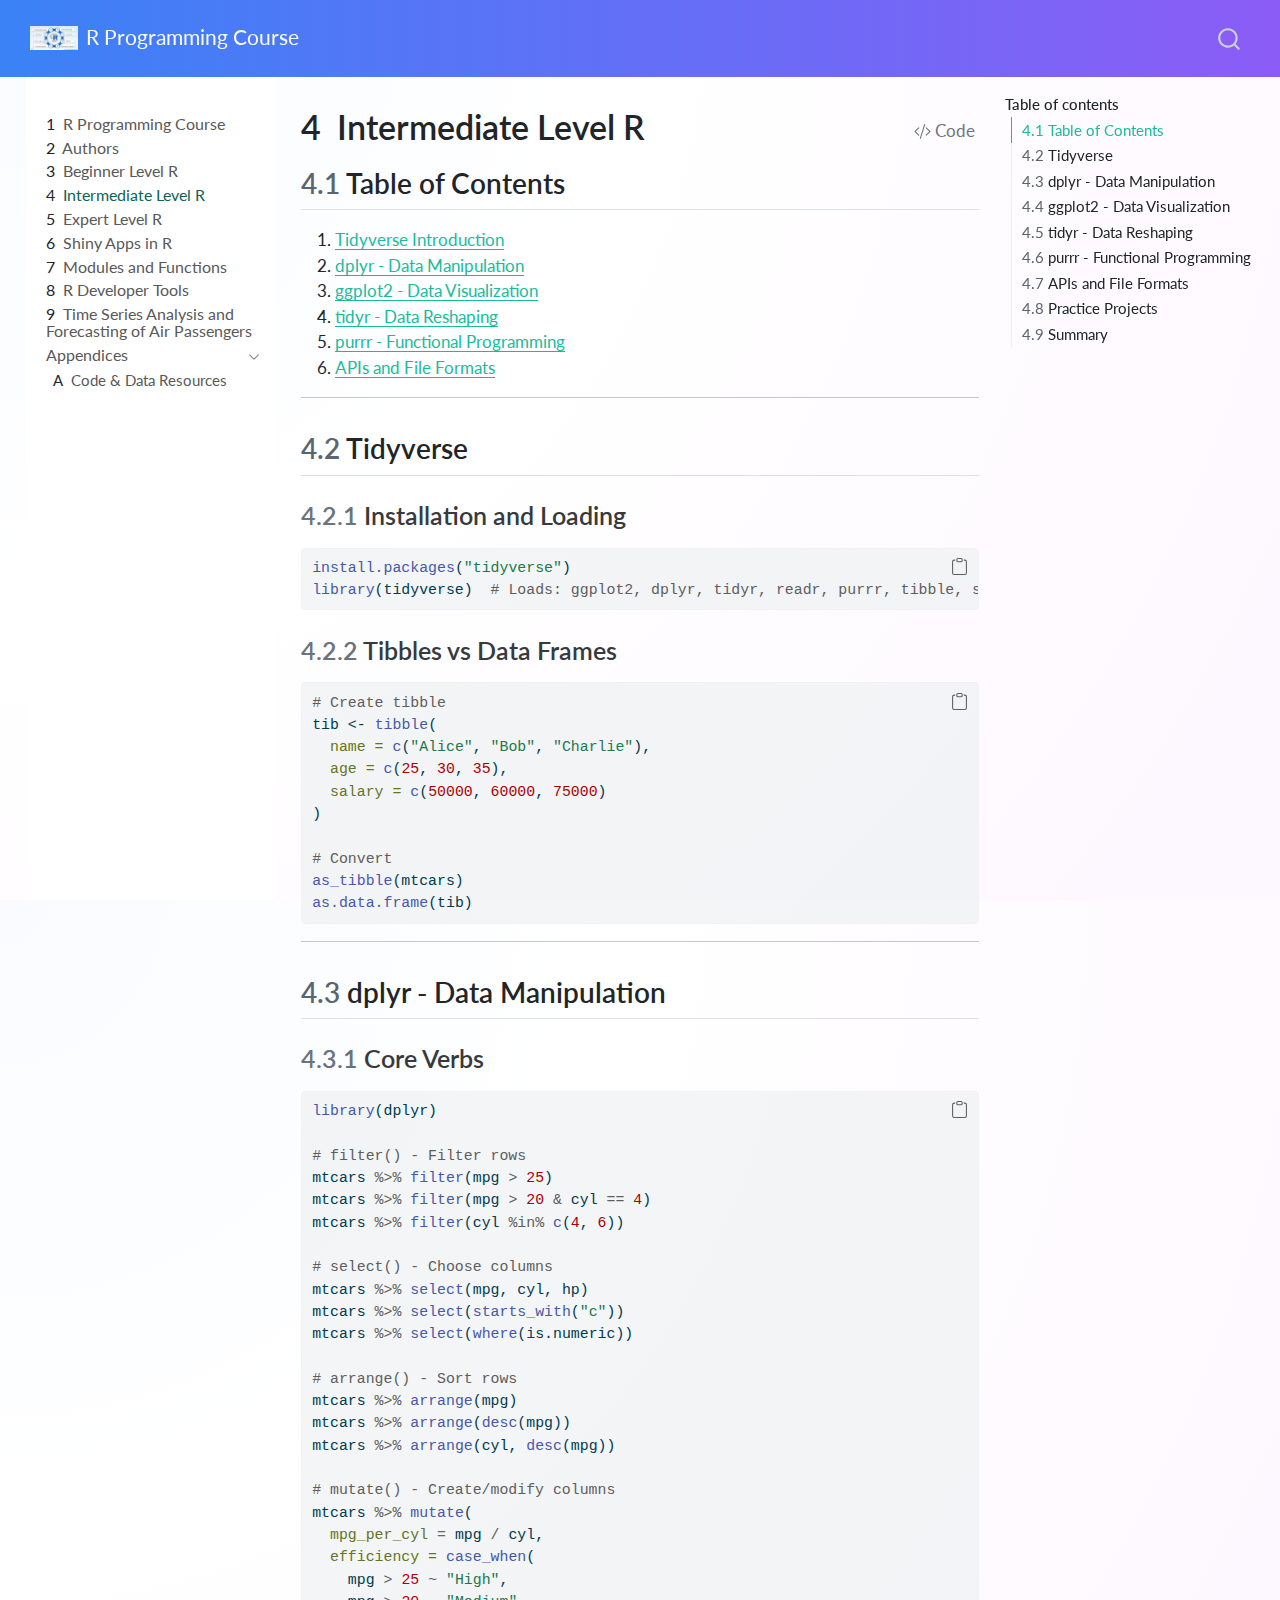
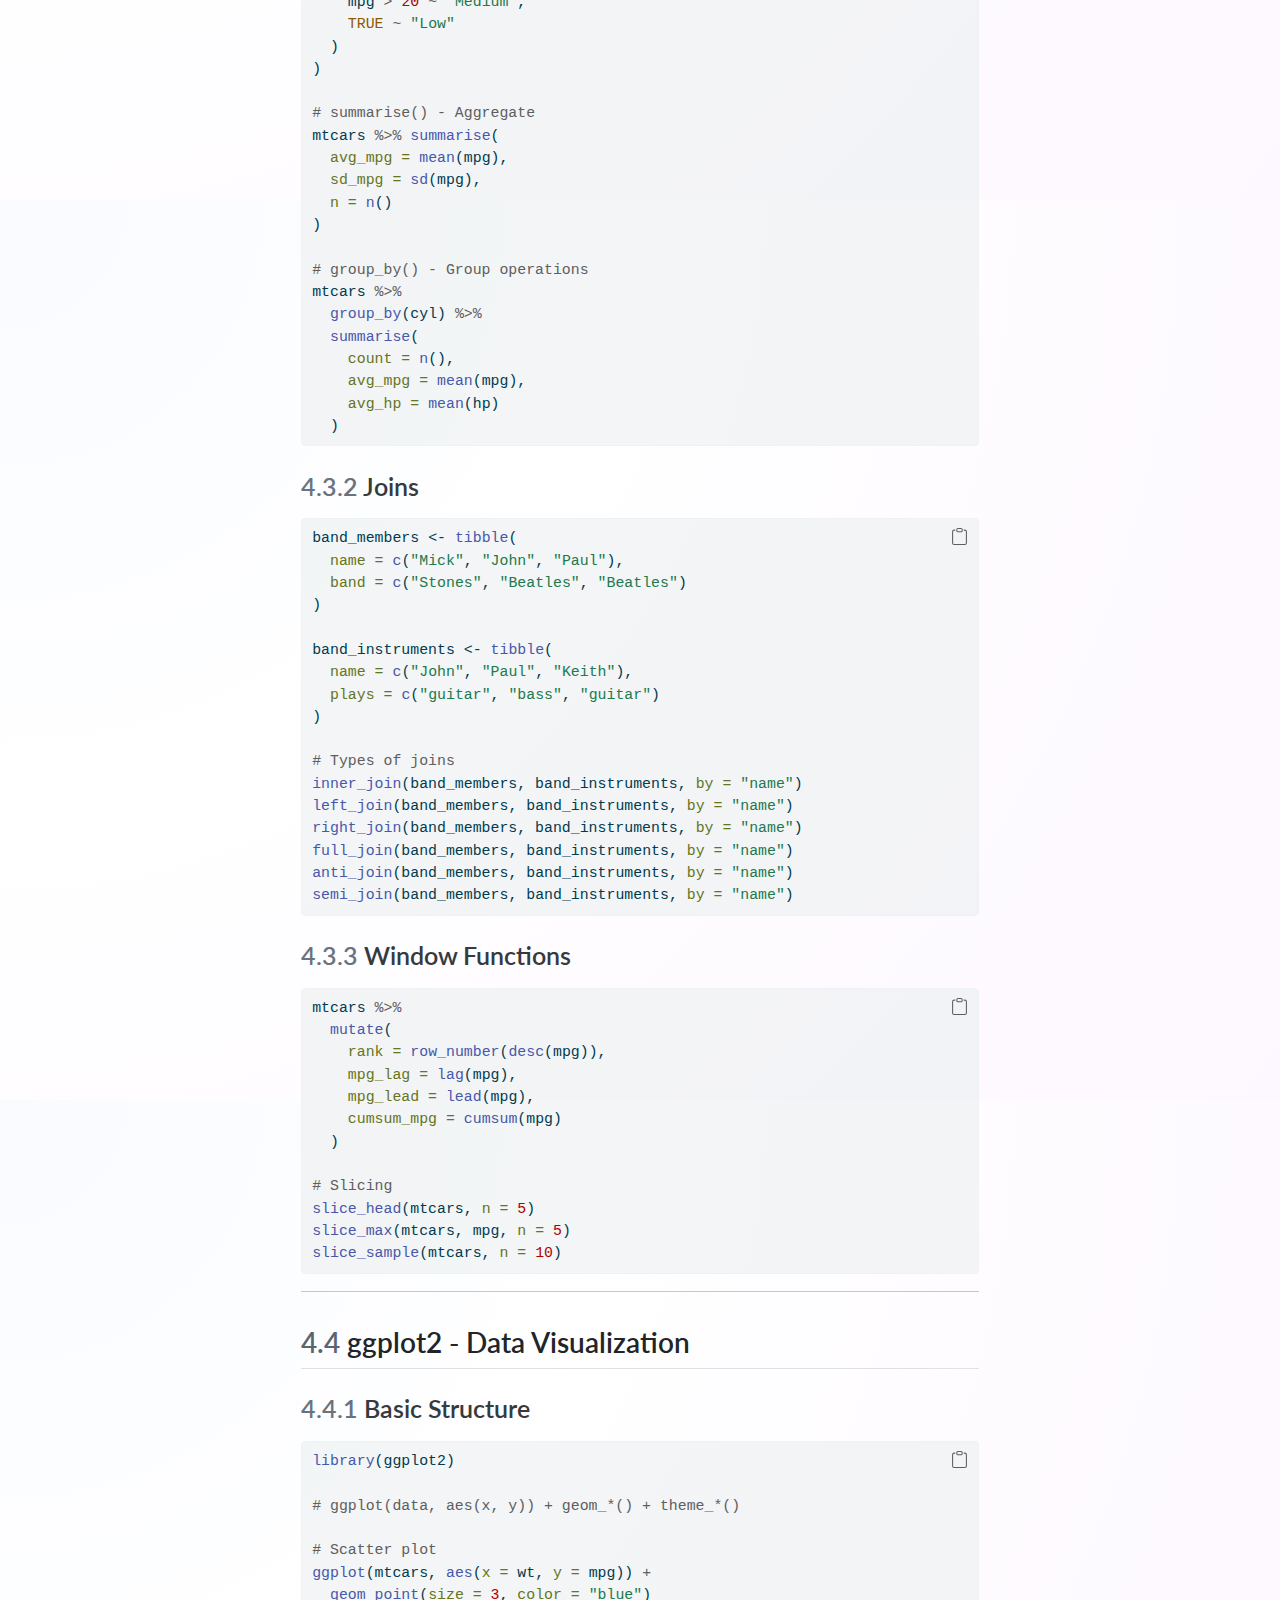
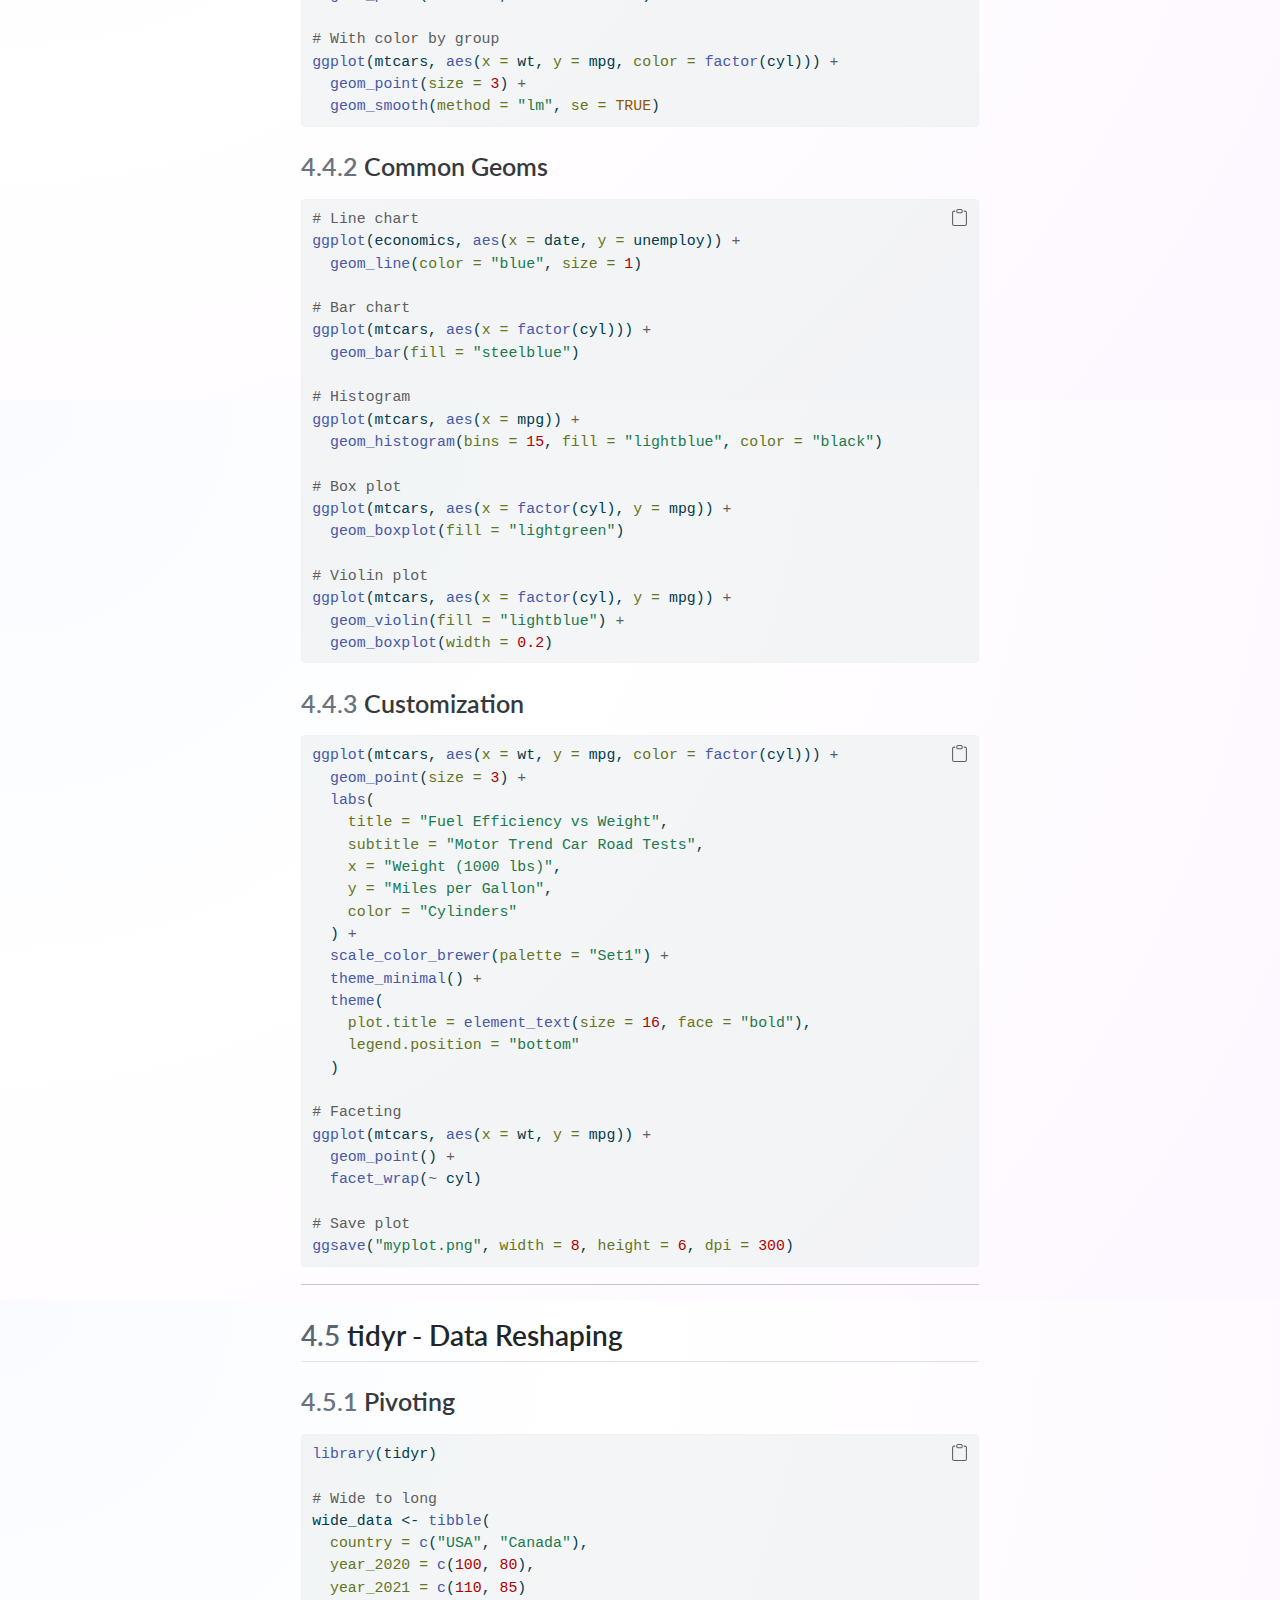
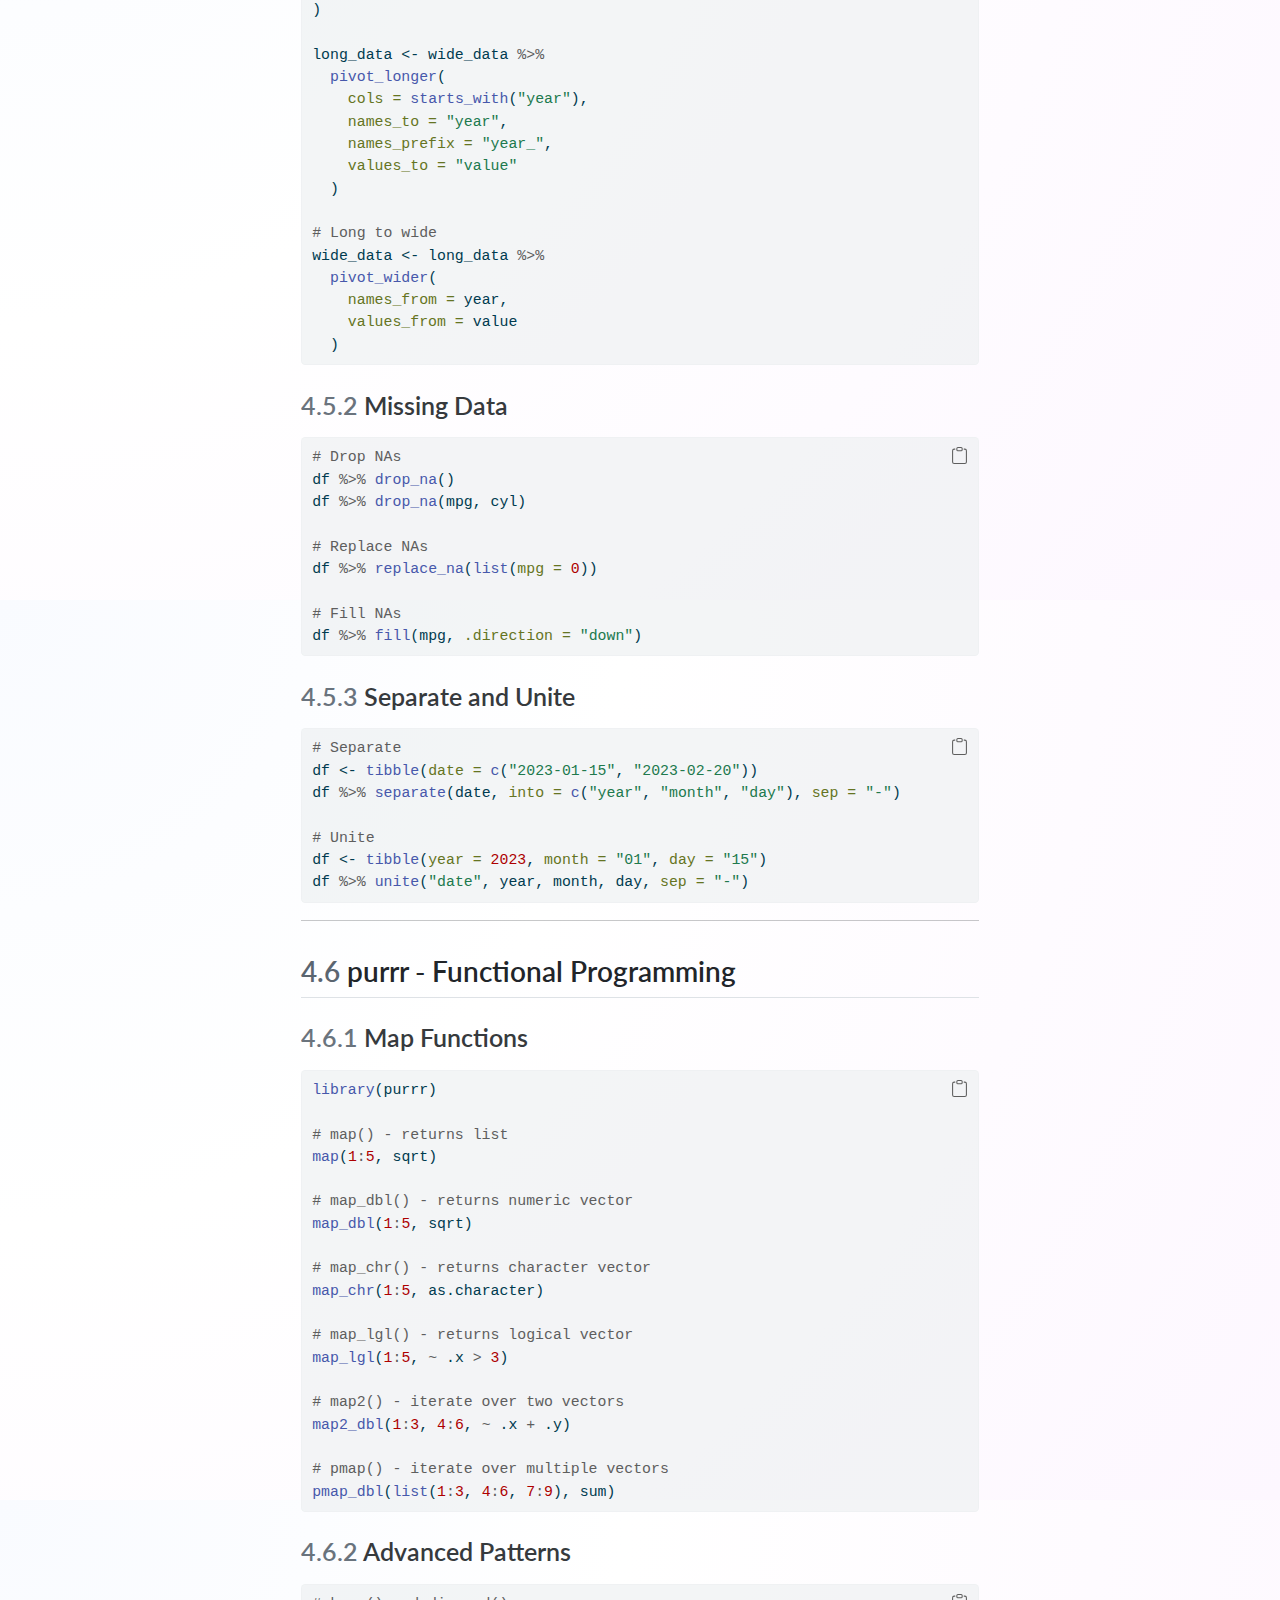
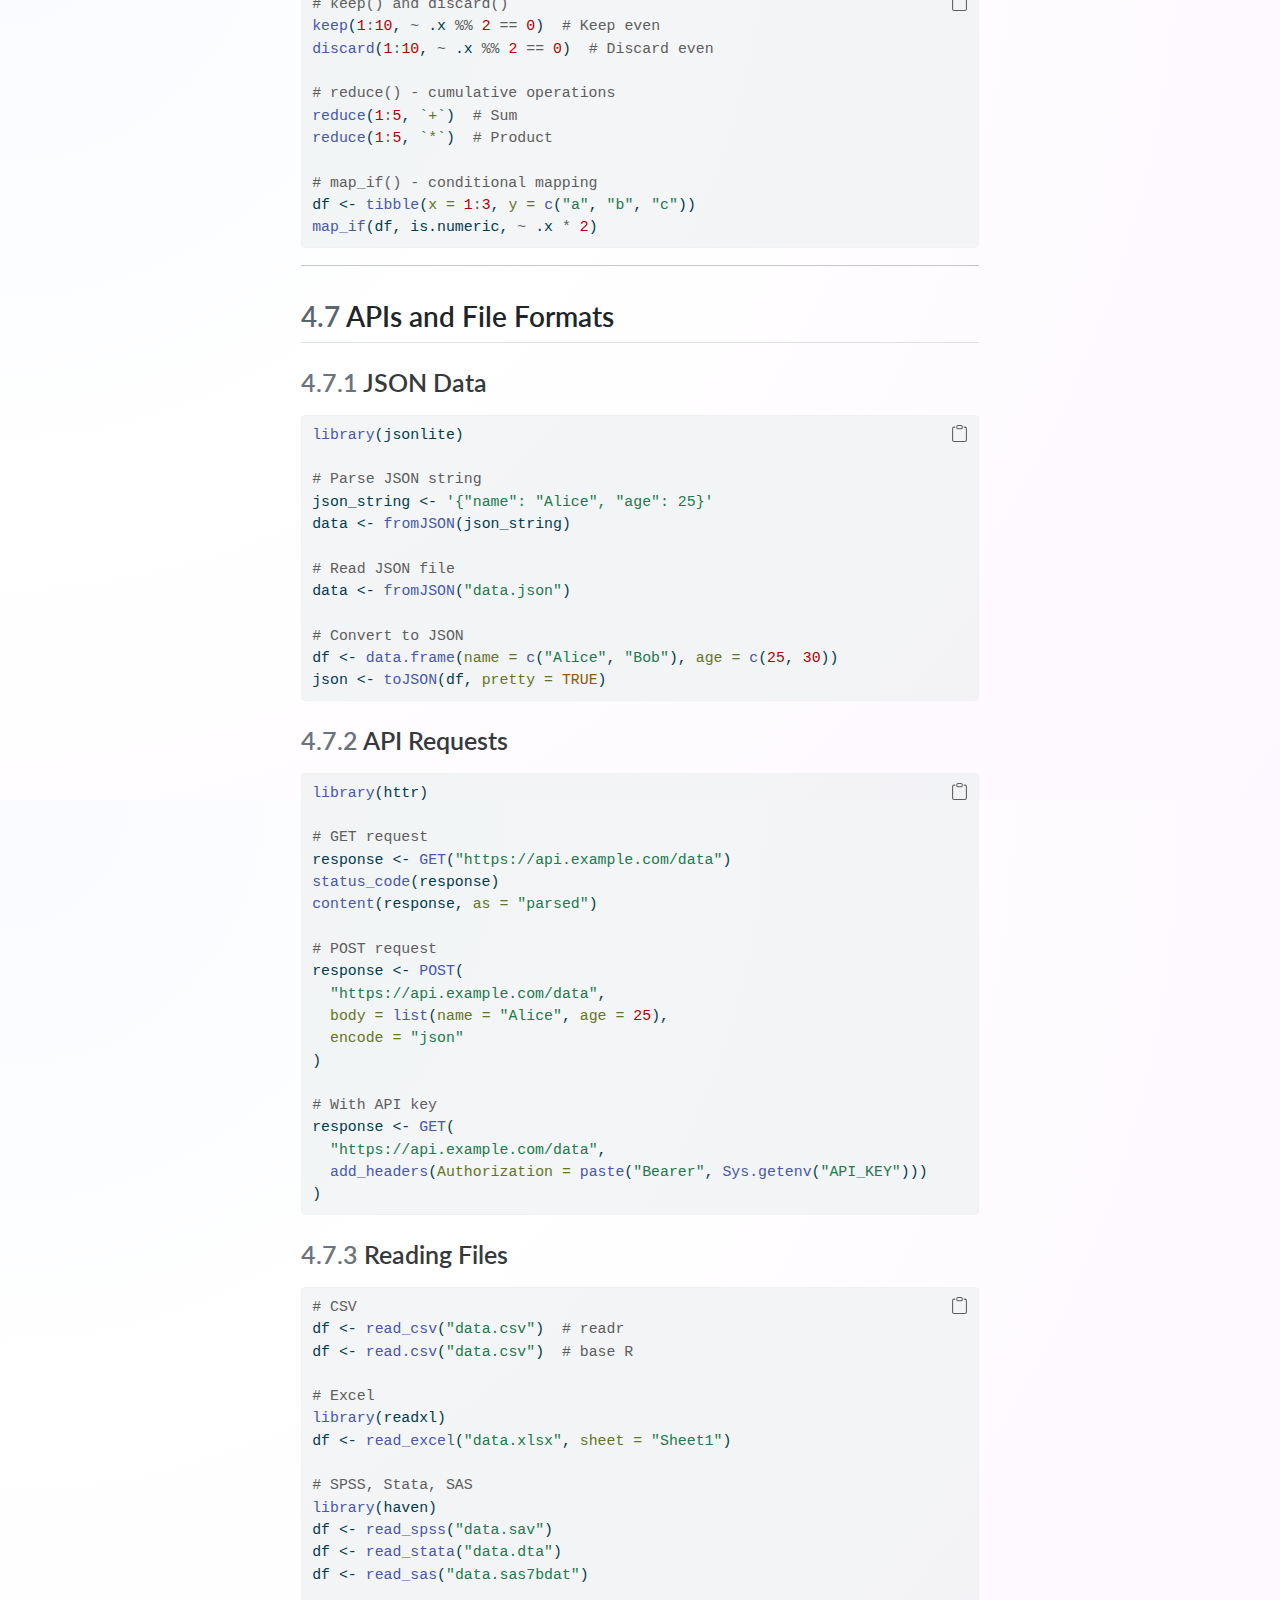
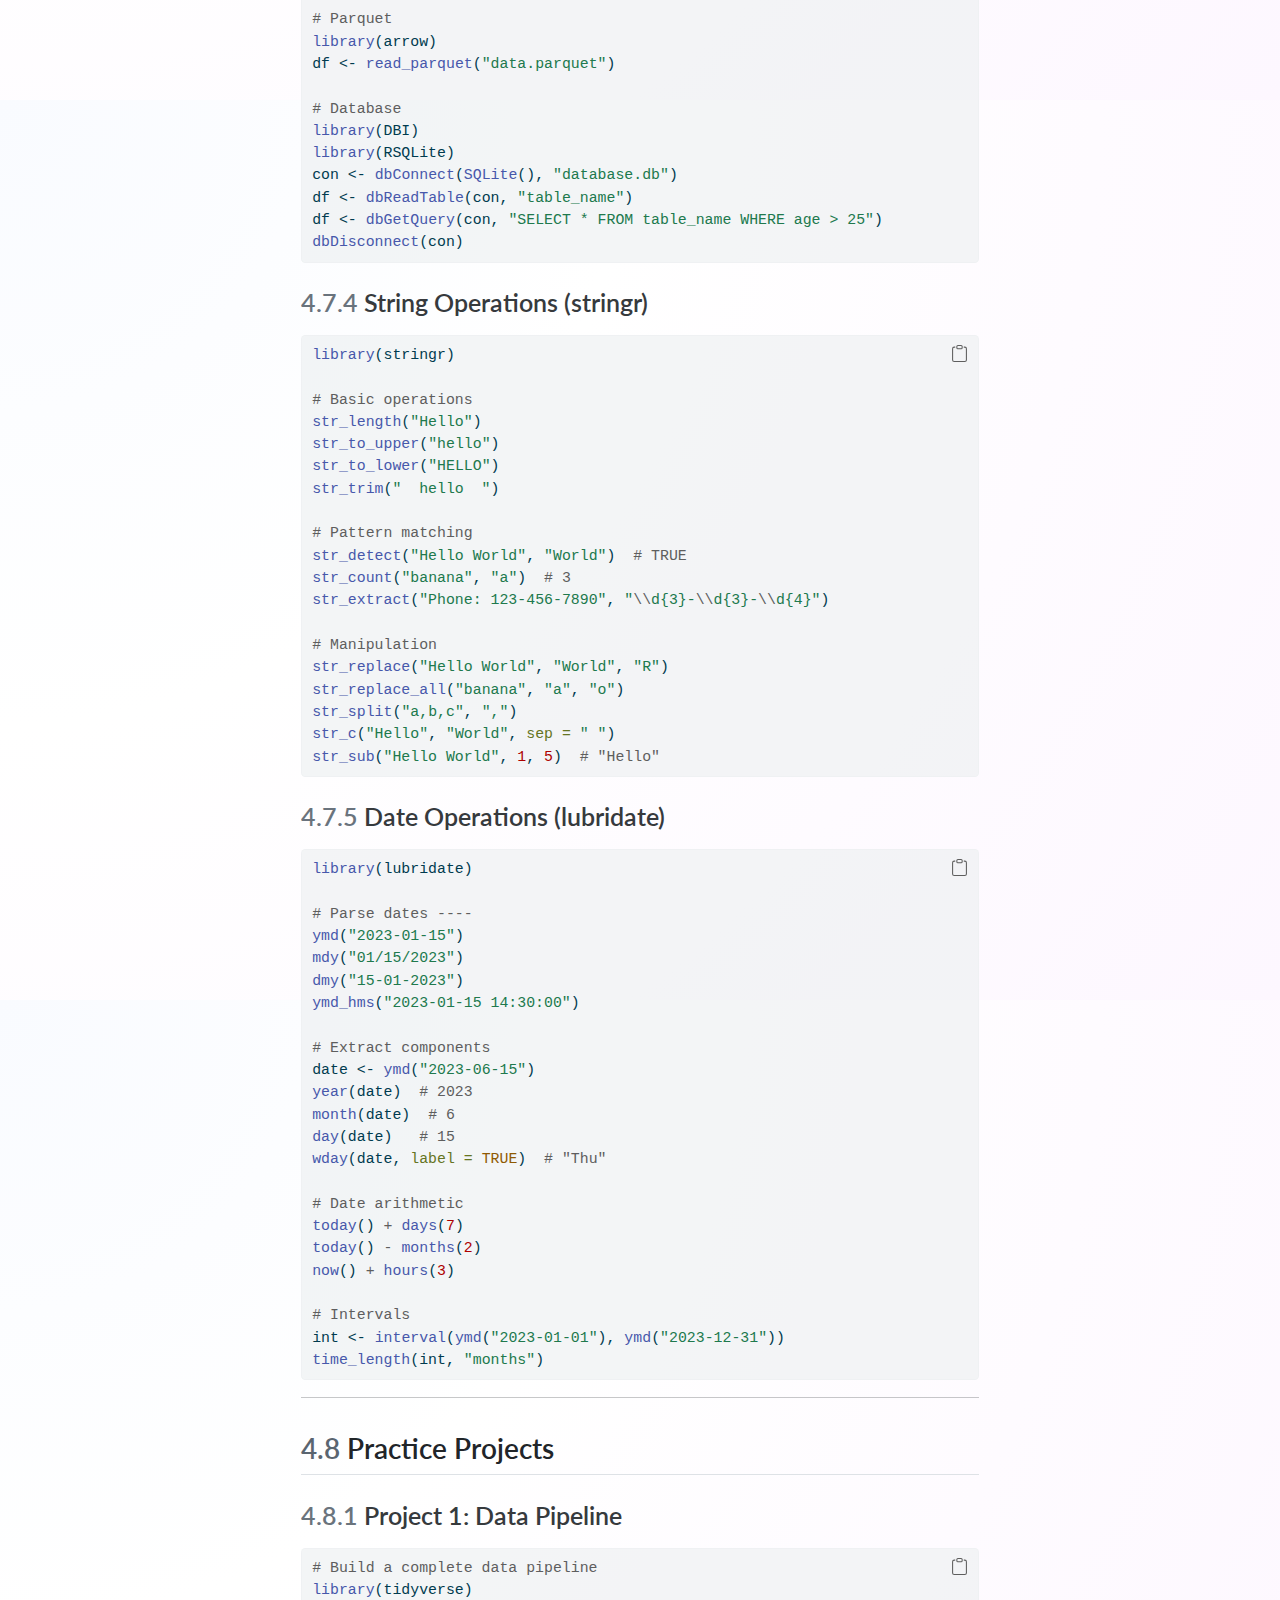
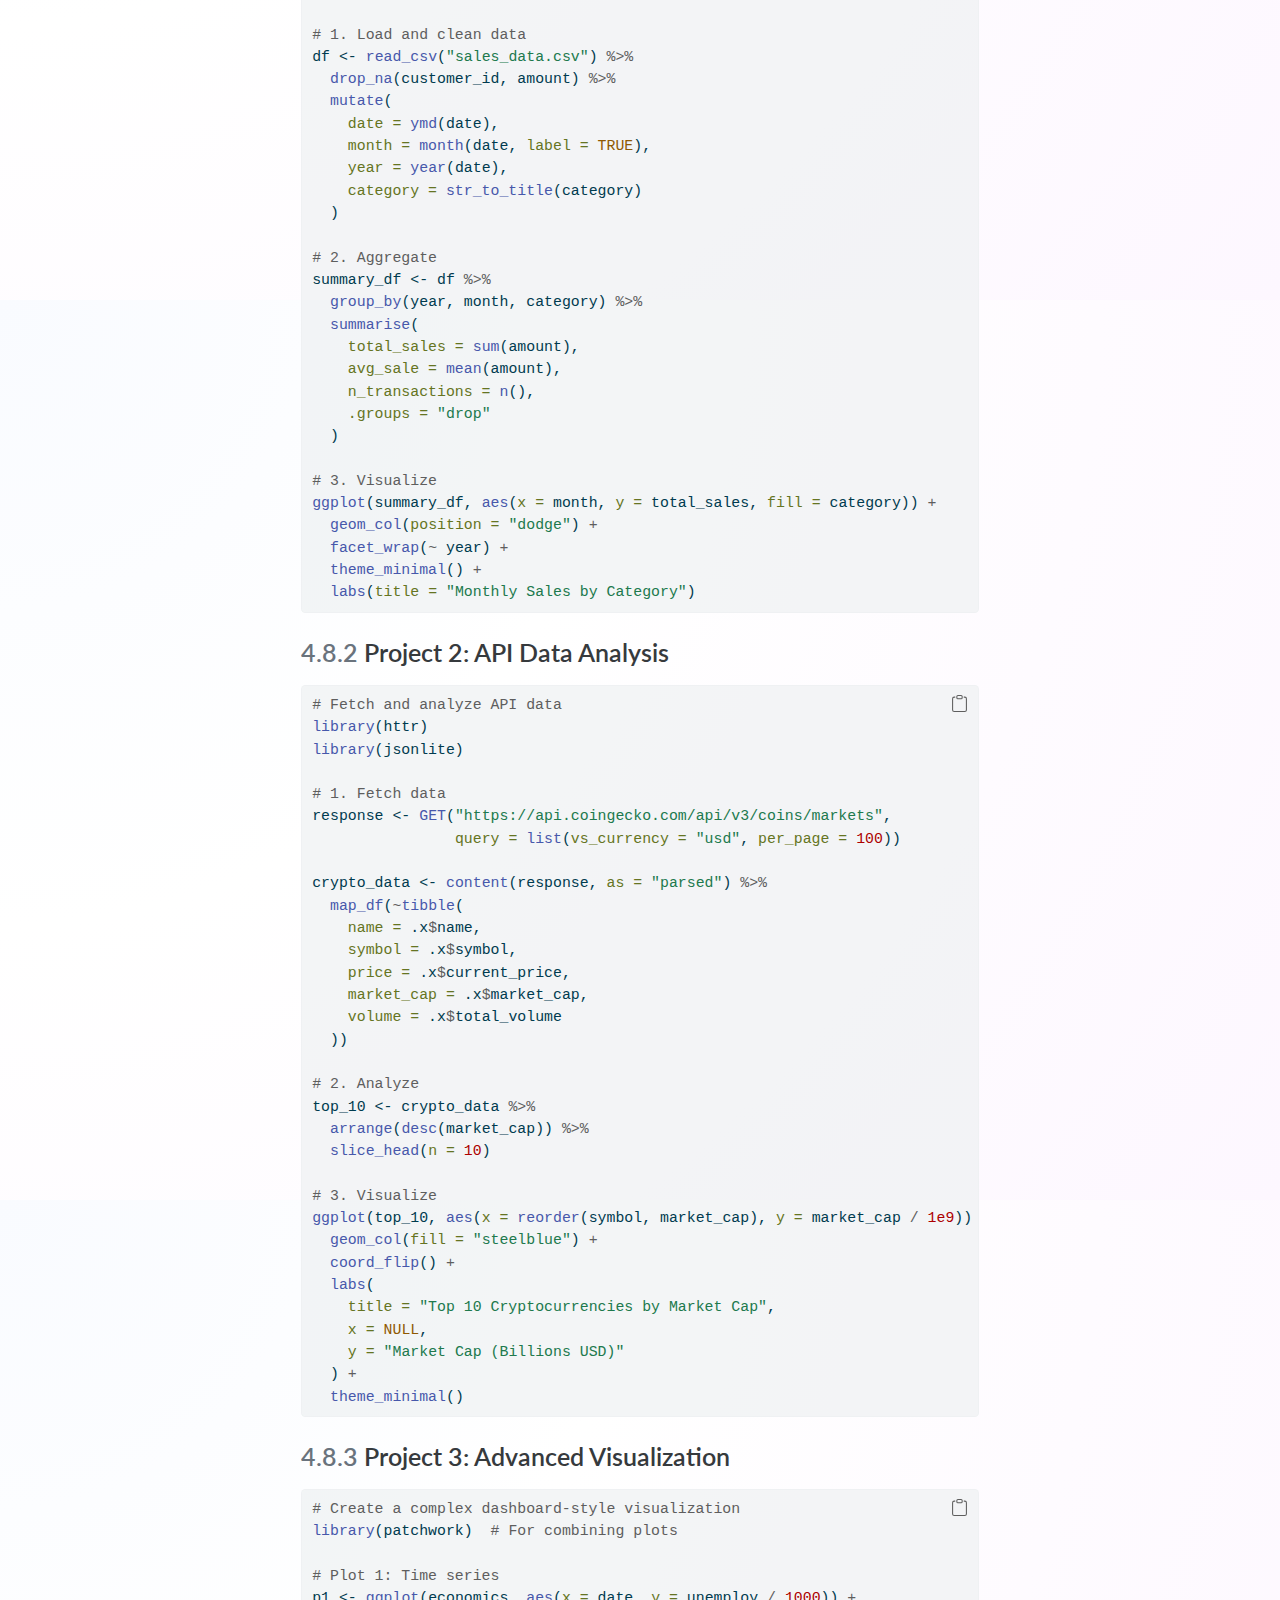
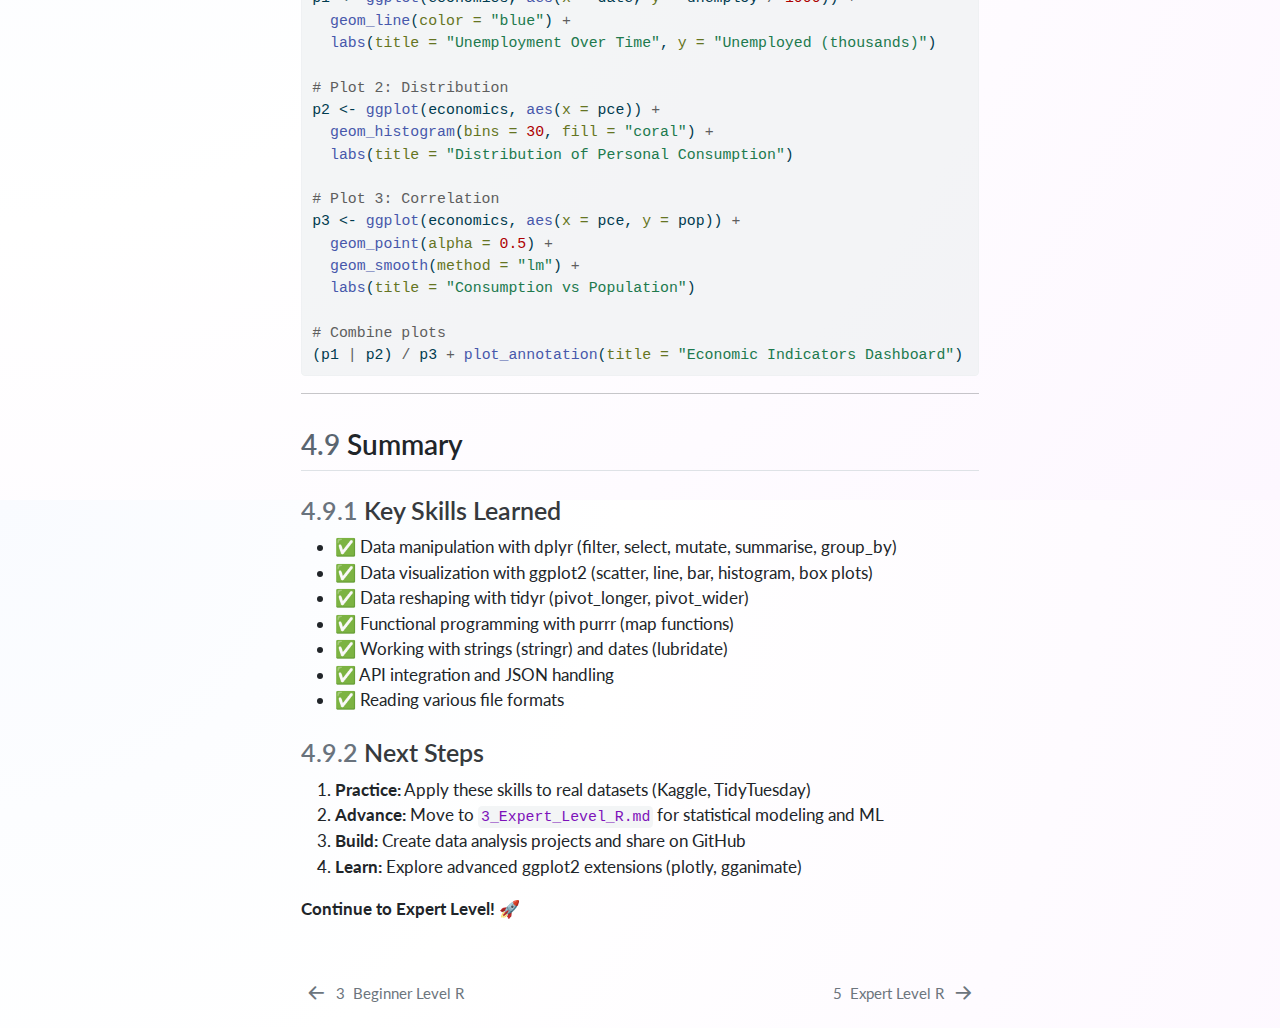
<file: _book/2_Intermediate_Level_R.html>
<!DOCTYPE html>
<html xmlns="http://www.w3.org/1999/xhtml" lang="en" xml:lang="en"><head>

<meta charset="utf-8">
<meta name="generator" content="quarto-1.8.26">

<meta name="viewport" content="width=device-width, initial-scale=1.0, user-scalable=yes">

<meta name="description" content="From beginner to expert: R fundamentals, data analysis, modeling, and development tools.">

<title>4&nbsp; Intermediate Level R – R Programming Course</title>
<style>
code{white-space: pre-wrap;}
span.smallcaps{font-variant: small-caps;}
div.columns{display: flex; gap: min(4vw, 1.5em);}
div.column{flex: auto; overflow-x: auto;}
div.hanging-indent{margin-left: 1.5em; text-indent: -1.5em;}
ul.task-list{list-style: none;}
ul.task-list li input[type="checkbox"] {
  width: 0.8em;
  margin: 0 0.8em 0.2em -1em; /* quarto-specific, see https://github.com/quarto-dev/quarto-cli/issues/4556 */ 
  vertical-align: middle;
}
/* CSS for syntax highlighting */
html { -webkit-text-size-adjust: 100%; }
pre > code.sourceCode { white-space: pre; position: relative; }
pre > code.sourceCode > span { display: inline-block; line-height: 1.25; }
pre > code.sourceCode > span:empty { height: 1.2em; }
.sourceCode { overflow: visible; }
code.sourceCode > span { color: inherit; text-decoration: inherit; }
div.sourceCode { margin: 1em 0; }
pre.sourceCode { margin: 0; }
@media screen {
div.sourceCode { overflow: auto; }
}
@media print {
pre > code.sourceCode { white-space: pre-wrap; }
pre > code.sourceCode > span { text-indent: -5em; padding-left: 5em; }
}
pre.numberSource code
  { counter-reset: source-line 0; }
pre.numberSource code > span
  { position: relative; left: -4em; counter-increment: source-line; }
pre.numberSource code > span > a:first-child::before
  { content: counter(source-line);
    position: relative; left: -1em; text-align: right; vertical-align: baseline;
    border: none; display: inline-block;
    -webkit-touch-callout: none; -webkit-user-select: none;
    -khtml-user-select: none; -moz-user-select: none;
    -ms-user-select: none; user-select: none;
    padding: 0 4px; width: 4em;
  }
pre.numberSource { margin-left: 3em;  padding-left: 4px; }
div.sourceCode
  {   }
@media screen {
pre > code.sourceCode > span > a:first-child::before { text-decoration: underline; }
}
</style>


<script src="site_libs/quarto-nav/quarto-nav.js"></script>
<script src="site_libs/quarto-nav/headroom.min.js"></script>
<script src="site_libs/clipboard/clipboard.min.js"></script>
<script src="site_libs/quarto-search/autocomplete.umd.js"></script>
<script src="site_libs/quarto-search/fuse.min.js"></script>
<script src="site_libs/quarto-search/quarto-search.js"></script>
<meta name="quarto:offset" content="./">
<link href="./3_Expert_Level_R.html" rel="next">
<link href="./1_Beginner_Level_R.html" rel="prev">
<script src="site_libs/quarto-html/quarto.js" type="module"></script>
<script src="site_libs/quarto-html/tabsets/tabsets.js" type="module"></script>
<script src="site_libs/quarto-html/axe/axe-check.js" type="module"></script>
<script src="site_libs/quarto-html/popper.min.js"></script>
<script src="site_libs/quarto-html/tippy.umd.min.js"></script>
<script src="site_libs/quarto-html/anchor.min.js"></script>
<link href="site_libs/quarto-html/tippy.css" rel="stylesheet">
<link href="site_libs/quarto-html/quarto-syntax-highlighting-587c61ba64f3a5504c4d52d930310e48.css" rel="stylesheet" id="quarto-text-highlighting-styles">
<script src="site_libs/bootstrap/bootstrap.min.js"></script>
<link href="site_libs/bootstrap/bootstrap-icons.css" rel="stylesheet">
<link href="site_libs/bootstrap/bootstrap-d4ddd70199c5344cde2833b50fd7d7ac.min.css" rel="stylesheet" append-hash="true" id="quarto-bootstrap" data-mode="light">
<script id="quarto-search-options" type="application/json">{
  "location": "navbar",
  "copy-button": false,
  "collapse-after": 3,
  "panel-placement": "end",
  "type": "overlay",
  "limit": 50,
  "keyboard-shortcut": [
    "f",
    "/",
    "s"
  ],
  "show-item-context": false,
  "language": {
    "search-no-results-text": "No results",
    "search-matching-documents-text": "matching documents",
    "search-copy-link-title": "Copy link to search",
    "search-hide-matches-text": "Hide additional matches",
    "search-more-match-text": "more match in this document",
    "search-more-matches-text": "more matches in this document",
    "search-clear-button-title": "Clear",
    "search-text-placeholder": "",
    "search-detached-cancel-button-title": "Cancel",
    "search-submit-button-title": "Submit",
    "search-label": "Search"
  }
}</script>
<style>html{ scroll-behavior: smooth; }</style>


<link rel="stylesheet" href="styles.css">
</head>

<body class="nav-sidebar floating nav-fixed quarto-light">

<div id="quarto-search-results"></div>
  <header id="quarto-header" class="headroom fixed-top">
    <nav class="navbar navbar-expand-lg " data-bs-theme="dark">
      <div class="navbar-container container-fluid">
      <div class="navbar-brand-container mx-auto">
    <a href="./index.html" class="navbar-brand navbar-brand-logo">
    <img src="./logo.webp" alt="" class="navbar-logo light-content">
    <img src="./logo.webp" alt="" class="navbar-logo dark-content">
    </a>
    <a class="navbar-brand" href="./index.html">
    <span class="navbar-title">R Programming Course</span>
    </a>
  </div>
        <div class="quarto-navbar-tools tools-end">
</div>
          <div id="quarto-search" class="" title="Search"></div>
      </div> <!-- /container-fluid -->
    </nav>
  <nav class="quarto-secondary-nav">
    <div class="container-fluid d-flex">
      <button type="button" class="quarto-btn-toggle btn" data-bs-toggle="collapse" role="button" data-bs-target=".quarto-sidebar-collapse-item" aria-controls="quarto-sidebar" aria-expanded="false" aria-label="Toggle sidebar navigation" onclick="if (window.quartoToggleHeadroom) { window.quartoToggleHeadroom(); }">
        <i class="bi bi-layout-text-sidebar-reverse"></i>
      </button>
        <nav class="quarto-page-breadcrumbs" aria-label="breadcrumb"><ol class="breadcrumb"><li class="breadcrumb-item"><a href="./2_Intermediate_Level_R.html"><span class="chapter-number">4</span>&nbsp; <span class="chapter-title">Intermediate Level R</span></a></li></ol></nav>
        <a class="flex-grow-1" role="navigation" data-bs-toggle="collapse" data-bs-target=".quarto-sidebar-collapse-item" aria-controls="quarto-sidebar" aria-expanded="false" aria-label="Toggle sidebar navigation" onclick="if (window.quartoToggleHeadroom) { window.quartoToggleHeadroom(); }">      
        </a>
    </div>
  </nav>
</header>
<!-- content -->
<div id="quarto-content" class="quarto-container page-columns page-rows-contents page-layout-article page-navbar">
<!-- sidebar -->
  <nav id="quarto-sidebar" class="sidebar collapse collapse-horizontal quarto-sidebar-collapse-item sidebar-navigation floating overflow-auto">
    <div class="sidebar-menu-container"> 
    <ul class="list-unstyled mt-1">
        <li class="sidebar-item">
  <div class="sidebar-item-container"> 
  <a href="./index.html" class="sidebar-item-text sidebar-link">
 <span class="menu-text"><span class="chapter-number">1</span>&nbsp; <span class="chapter-title">R Programming Course</span></span></a>
  </div>
</li>
        <li class="sidebar-item">
  <div class="sidebar-item-container"> 
  <a href="./authors.html" class="sidebar-item-text sidebar-link">
 <span class="menu-text"><span class="chapter-number">2</span>&nbsp; <span class="chapter-title">Authors</span></span></a>
  </div>
</li>
        <li class="sidebar-item">
  <div class="sidebar-item-container"> 
  <a href="./1_Beginner_Level_R.html" class="sidebar-item-text sidebar-link">
 <span class="menu-text"><span class="chapter-number">3</span>&nbsp; <span class="chapter-title">Beginner Level R</span></span></a>
  </div>
</li>
        <li class="sidebar-item">
  <div class="sidebar-item-container"> 
  <a href="./2_Intermediate_Level_R.html" class="sidebar-item-text sidebar-link active">
 <span class="menu-text"><span class="chapter-number">4</span>&nbsp; <span class="chapter-title">Intermediate Level R</span></span></a>
  </div>
</li>
        <li class="sidebar-item">
  <div class="sidebar-item-container"> 
  <a href="./3_Expert_Level_R.html" class="sidebar-item-text sidebar-link">
 <span class="menu-text"><span class="chapter-number">5</span>&nbsp; <span class="chapter-title">Expert Level R</span></span></a>
  </div>
</li>
        <li class="sidebar-item">
  <div class="sidebar-item-container"> 
  <a href="./4_Shiny_Apps_in_R.html" class="sidebar-item-text sidebar-link">
 <span class="menu-text"><span class="chapter-number">6</span>&nbsp; <span class="chapter-title">Shiny Apps in R</span></span></a>
  </div>
</li>
        <li class="sidebar-item">
  <div class="sidebar-item-container"> 
  <a href="./5_Modules_and_Functions.html" class="sidebar-item-text sidebar-link">
 <span class="menu-text"><span class="chapter-number">7</span>&nbsp; <span class="chapter-title">Modules and Functions</span></span></a>
  </div>
</li>
        <li class="sidebar-item">
  <div class="sidebar-item-container"> 
  <a href="./6_R_Developer_Tools.html" class="sidebar-item-text sidebar-link">
 <span class="menu-text"><span class="chapter-number">8</span>&nbsp; <span class="chapter-title">R Developer Tools</span></span></a>
  </div>
</li>
        <li class="sidebar-item">
  <div class="sidebar-item-container"> 
  <a href="./Forecasting.html" class="sidebar-item-text sidebar-link">
 <span class="menu-text"><span class="chapter-number">9</span>&nbsp; <span class="chapter-title">Time Series Analysis and Forecasting of Air Passengers</span></span></a>
  </div>
</li>
        <li class="sidebar-item sidebar-item-section">
      <div class="sidebar-item-container"> 
            <a class="sidebar-item-text sidebar-link text-start" data-bs-toggle="collapse" data-bs-target="#quarto-sidebar-section-1" role="navigation" aria-expanded="true">
 <span class="menu-text">Appendices</span></a>
          <a class="sidebar-item-toggle text-start" data-bs-toggle="collapse" data-bs-target="#quarto-sidebar-section-1" role="navigation" aria-expanded="true" aria-label="Toggle section">
            <i class="bi bi-chevron-right ms-2"></i>
          </a> 
      </div>
      <ul id="quarto-sidebar-section-1" class="collapse list-unstyled sidebar-section depth1 show">  
          <li class="sidebar-item">
  <div class="sidebar-item-container"> 
  <a href="./appendix_resources.html" class="sidebar-item-text sidebar-link">
 <span class="menu-text"><span class="chapter-number">A</span>&nbsp; <span class="chapter-title">Code &amp; Data Resources</span></span></a>
  </div>
</li>
      </ul>
  </li>
    </ul>
    </div>
</nav>
<div id="quarto-sidebar-glass" class="quarto-sidebar-collapse-item" data-bs-toggle="collapse" data-bs-target=".quarto-sidebar-collapse-item"></div>
<!-- margin-sidebar -->
    <div id="quarto-margin-sidebar" class="sidebar margin-sidebar">
        <nav id="TOC" role="doc-toc" class="toc-active">
    <h2 id="toc-title">Table of contents</h2>
   
  <ul>
  <li><a href="#table-of-contents" id="toc-table-of-contents" class="nav-link active" data-scroll-target="#table-of-contents"><span class="header-section-number">4.1</span> Table of Contents</a></li>
  <li><a href="#tidyverse" id="toc-tidyverse" class="nav-link" data-scroll-target="#tidyverse"><span class="header-section-number">4.2</span> Tidyverse</a>
  <ul class="collapse">
  <li><a href="#installation-and-loading" id="toc-installation-and-loading" class="nav-link" data-scroll-target="#installation-and-loading"><span class="header-section-number">4.2.1</span> Installation and Loading</a></li>
  <li><a href="#tibbles-vs-data-frames" id="toc-tibbles-vs-data-frames" class="nav-link" data-scroll-target="#tibbles-vs-data-frames"><span class="header-section-number">4.2.2</span> Tibbles vs Data Frames</a></li>
  </ul></li>
  <li><a href="#dplyr---data-manipulation" id="toc-dplyr---data-manipulation" class="nav-link" data-scroll-target="#dplyr---data-manipulation"><span class="header-section-number">4.3</span> dplyr - Data Manipulation</a>
  <ul class="collapse">
  <li><a href="#core-verbs" id="toc-core-verbs" class="nav-link" data-scroll-target="#core-verbs"><span class="header-section-number">4.3.1</span> Core Verbs</a></li>
  <li><a href="#joins" id="toc-joins" class="nav-link" data-scroll-target="#joins"><span class="header-section-number">4.3.2</span> Joins</a></li>
  <li><a href="#window-functions" id="toc-window-functions" class="nav-link" data-scroll-target="#window-functions"><span class="header-section-number">4.3.3</span> Window Functions</a></li>
  </ul></li>
  <li><a href="#ggplot2---data-visualization" id="toc-ggplot2---data-visualization" class="nav-link" data-scroll-target="#ggplot2---data-visualization"><span class="header-section-number">4.4</span> ggplot2 - Data Visualization</a>
  <ul class="collapse">
  <li><a href="#basic-structure" id="toc-basic-structure" class="nav-link" data-scroll-target="#basic-structure"><span class="header-section-number">4.4.1</span> Basic Structure</a></li>
  <li><a href="#common-geoms" id="toc-common-geoms" class="nav-link" data-scroll-target="#common-geoms"><span class="header-section-number">4.4.2</span> Common Geoms</a></li>
  <li><a href="#customization" id="toc-customization" class="nav-link" data-scroll-target="#customization"><span class="header-section-number">4.4.3</span> Customization</a></li>
  </ul></li>
  <li><a href="#tidyr---data-reshaping" id="toc-tidyr---data-reshaping" class="nav-link" data-scroll-target="#tidyr---data-reshaping"><span class="header-section-number">4.5</span> tidyr - Data Reshaping</a>
  <ul class="collapse">
  <li><a href="#pivoting" id="toc-pivoting" class="nav-link" data-scroll-target="#pivoting"><span class="header-section-number">4.5.1</span> Pivoting</a></li>
  <li><a href="#missing-data" id="toc-missing-data" class="nav-link" data-scroll-target="#missing-data"><span class="header-section-number">4.5.2</span> Missing Data</a></li>
  <li><a href="#separate-and-unite" id="toc-separate-and-unite" class="nav-link" data-scroll-target="#separate-and-unite"><span class="header-section-number">4.5.3</span> Separate and Unite</a></li>
  </ul></li>
  <li><a href="#purrr---functional-programming" id="toc-purrr---functional-programming" class="nav-link" data-scroll-target="#purrr---functional-programming"><span class="header-section-number">4.6</span> purrr - Functional Programming</a>
  <ul class="collapse">
  <li><a href="#map-functions" id="toc-map-functions" class="nav-link" data-scroll-target="#map-functions"><span class="header-section-number">4.6.1</span> Map Functions</a></li>
  <li><a href="#advanced-patterns" id="toc-advanced-patterns" class="nav-link" data-scroll-target="#advanced-patterns"><span class="header-section-number">4.6.2</span> Advanced Patterns</a></li>
  </ul></li>
  <li><a href="#apis-and-file-formats" id="toc-apis-and-file-formats" class="nav-link" data-scroll-target="#apis-and-file-formats"><span class="header-section-number">4.7</span> APIs and File Formats</a>
  <ul class="collapse">
  <li><a href="#json-data" id="toc-json-data" class="nav-link" data-scroll-target="#json-data"><span class="header-section-number">4.7.1</span> JSON Data</a></li>
  <li><a href="#api-requests" id="toc-api-requests" class="nav-link" data-scroll-target="#api-requests"><span class="header-section-number">4.7.2</span> API Requests</a></li>
  <li><a href="#reading-files" id="toc-reading-files" class="nav-link" data-scroll-target="#reading-files"><span class="header-section-number">4.7.3</span> Reading Files</a></li>
  <li><a href="#string-operations-stringr" id="toc-string-operations-stringr" class="nav-link" data-scroll-target="#string-operations-stringr"><span class="header-section-number">4.7.4</span> String Operations (stringr)</a></li>
  <li><a href="#date-operations-lubridate" id="toc-date-operations-lubridate" class="nav-link" data-scroll-target="#date-operations-lubridate"><span class="header-section-number">4.7.5</span> Date Operations (lubridate)</a></li>
  </ul></li>
  <li><a href="#practice-projects" id="toc-practice-projects" class="nav-link" data-scroll-target="#practice-projects"><span class="header-section-number">4.8</span> Practice Projects</a>
  <ul class="collapse">
  <li><a href="#project-1-data-pipeline" id="toc-project-1-data-pipeline" class="nav-link" data-scroll-target="#project-1-data-pipeline"><span class="header-section-number">4.8.1</span> Project 1: Data Pipeline</a></li>
  <li><a href="#project-2-api-data-analysis" id="toc-project-2-api-data-analysis" class="nav-link" data-scroll-target="#project-2-api-data-analysis"><span class="header-section-number">4.8.2</span> Project 2: API Data Analysis</a></li>
  <li><a href="#project-3-advanced-visualization" id="toc-project-3-advanced-visualization" class="nav-link" data-scroll-target="#project-3-advanced-visualization"><span class="header-section-number">4.8.3</span> Project 3: Advanced Visualization</a></li>
  </ul></li>
  <li><a href="#summary" id="toc-summary" class="nav-link" data-scroll-target="#summary"><span class="header-section-number">4.9</span> Summary</a>
  <ul class="collapse">
  <li><a href="#key-skills-learned" id="toc-key-skills-learned" class="nav-link" data-scroll-target="#key-skills-learned"><span class="header-section-number">4.9.1</span> Key Skills Learned</a></li>
  <li><a href="#next-steps" id="toc-next-steps" class="nav-link" data-scroll-target="#next-steps"><span class="header-section-number">4.9.2</span> Next Steps</a></li>
  </ul></li>
  </ul>
</nav>
    </div>
<!-- main -->
<main class="content" id="quarto-document-content">

<header id="title-block-header" class="quarto-title-block default">
<div class="quarto-title">
<div class="quarto-title-block"><div><h1 class="title"><span class="chapter-number">4</span>&nbsp; <span class="chapter-title">Intermediate Level R</span></h1><button type="button" class="btn code-tools-button" id="quarto-code-tools-source"><i class="bi"></i> Code</button></div></div>
</div>



<div class="quarto-title-meta">

    
  
    
  </div>
  


</header>


<section id="table-of-contents" class="level2" data-number="4.1">
<h2 data-number="4.1" class="anchored" data-anchor-id="table-of-contents"><span class="header-section-number">4.1</span> Table of Contents</h2>
<ol type="1">
<li><a href="#tidyverse">Tidyverse Introduction</a></li>
<li><a href="#dplyr">dplyr - Data Manipulation</a></li>
<li><a href="#ggplot2">ggplot2 - Data Visualization</a></li>
<li><a href="#tidyr">tidyr - Data Reshaping</a></li>
<li><a href="#purrr">purrr - Functional Programming</a></li>
<li><a href="#apis-and-files">APIs and File Formats</a></li>
</ol>
<hr>
</section>
<section id="tidyverse" class="level2" data-number="4.2">
<h2 data-number="4.2" class="anchored" data-anchor-id="tidyverse"><span class="header-section-number">4.2</span> Tidyverse</h2>
<section id="installation-and-loading" class="level3" data-number="4.2.1">
<h3 data-number="4.2.1" class="anchored" data-anchor-id="installation-and-loading"><span class="header-section-number">4.2.1</span> Installation and Loading</h3>
<div class="code-copy-outer-scaffold"><div class="sourceCode" id="cb1"><pre class="sourceCode r code-with-copy"><code class="sourceCode r"><span id="cb1-1"><a href="#cb1-1" aria-hidden="true" tabindex="-1"></a><span class="fu">install.packages</span>(<span class="st">"tidyverse"</span>)</span>
<span id="cb1-2"><a href="#cb1-2" aria-hidden="true" tabindex="-1"></a><span class="fu">library</span>(tidyverse)  <span class="co"># Loads: ggplot2, dplyr, tidyr, readr, purrr, tibble, stringr, forcats</span></span></code></pre></div><button title="Copy to Clipboard" class="code-copy-button"><i class="bi"></i></button></div>
</section>
<section id="tibbles-vs-data-frames" class="level3" data-number="4.2.2">
<h3 data-number="4.2.2" class="anchored" data-anchor-id="tibbles-vs-data-frames"><span class="header-section-number">4.2.2</span> Tibbles vs Data Frames</h3>
<div class="code-copy-outer-scaffold"><div class="sourceCode" id="cb2"><pre class="sourceCode r code-with-copy"><code class="sourceCode r"><span id="cb2-1"><a href="#cb2-1" aria-hidden="true" tabindex="-1"></a><span class="co"># Create tibble</span></span>
<span id="cb2-2"><a href="#cb2-2" aria-hidden="true" tabindex="-1"></a>tib <span class="ot">&lt;-</span> <span class="fu">tibble</span>(</span>
<span id="cb2-3"><a href="#cb2-3" aria-hidden="true" tabindex="-1"></a>  <span class="at">name =</span> <span class="fu">c</span>(<span class="st">"Alice"</span>, <span class="st">"Bob"</span>, <span class="st">"Charlie"</span>),</span>
<span id="cb2-4"><a href="#cb2-4" aria-hidden="true" tabindex="-1"></a>  <span class="at">age =</span> <span class="fu">c</span>(<span class="dv">25</span>, <span class="dv">30</span>, <span class="dv">35</span>),</span>
<span id="cb2-5"><a href="#cb2-5" aria-hidden="true" tabindex="-1"></a>  <span class="at">salary =</span> <span class="fu">c</span>(<span class="dv">50000</span>, <span class="dv">60000</span>, <span class="dv">75000</span>)</span>
<span id="cb2-6"><a href="#cb2-6" aria-hidden="true" tabindex="-1"></a>)</span>
<span id="cb2-7"><a href="#cb2-7" aria-hidden="true" tabindex="-1"></a></span>
<span id="cb2-8"><a href="#cb2-8" aria-hidden="true" tabindex="-1"></a><span class="co"># Convert</span></span>
<span id="cb2-9"><a href="#cb2-9" aria-hidden="true" tabindex="-1"></a><span class="fu">as_tibble</span>(mtcars)</span>
<span id="cb2-10"><a href="#cb2-10" aria-hidden="true" tabindex="-1"></a><span class="fu">as.data.frame</span>(tib)</span></code></pre></div><button title="Copy to Clipboard" class="code-copy-button"><i class="bi"></i></button></div>
<hr>
</section>
</section>
<section id="dplyr---data-manipulation" class="level2" data-number="4.3">
<h2 data-number="4.3" class="anchored" data-anchor-id="dplyr---data-manipulation"><span class="header-section-number">4.3</span> dplyr - Data Manipulation</h2>
<section id="core-verbs" class="level3" data-number="4.3.1">
<h3 data-number="4.3.1" class="anchored" data-anchor-id="core-verbs"><span class="header-section-number">4.3.1</span> Core Verbs</h3>
<div class="code-copy-outer-scaffold"><div class="sourceCode" id="cb3"><pre class="sourceCode r code-with-copy"><code class="sourceCode r"><span id="cb3-1"><a href="#cb3-1" aria-hidden="true" tabindex="-1"></a><span class="fu">library</span>(dplyr)</span>
<span id="cb3-2"><a href="#cb3-2" aria-hidden="true" tabindex="-1"></a></span>
<span id="cb3-3"><a href="#cb3-3" aria-hidden="true" tabindex="-1"></a><span class="co"># filter() - Filter rows</span></span>
<span id="cb3-4"><a href="#cb3-4" aria-hidden="true" tabindex="-1"></a>mtcars <span class="sc">%&gt;%</span> <span class="fu">filter</span>(mpg <span class="sc">&gt;</span> <span class="dv">25</span>)</span>
<span id="cb3-5"><a href="#cb3-5" aria-hidden="true" tabindex="-1"></a>mtcars <span class="sc">%&gt;%</span> <span class="fu">filter</span>(mpg <span class="sc">&gt;</span> <span class="dv">20</span> <span class="sc">&amp;</span> cyl <span class="sc">==</span> <span class="dv">4</span>)</span>
<span id="cb3-6"><a href="#cb3-6" aria-hidden="true" tabindex="-1"></a>mtcars <span class="sc">%&gt;%</span> <span class="fu">filter</span>(cyl <span class="sc">%in%</span> <span class="fu">c</span>(<span class="dv">4</span>, <span class="dv">6</span>))</span>
<span id="cb3-7"><a href="#cb3-7" aria-hidden="true" tabindex="-1"></a></span>
<span id="cb3-8"><a href="#cb3-8" aria-hidden="true" tabindex="-1"></a><span class="co"># select() - Choose columns</span></span>
<span id="cb3-9"><a href="#cb3-9" aria-hidden="true" tabindex="-1"></a>mtcars <span class="sc">%&gt;%</span> <span class="fu">select</span>(mpg, cyl, hp)</span>
<span id="cb3-10"><a href="#cb3-10" aria-hidden="true" tabindex="-1"></a>mtcars <span class="sc">%&gt;%</span> <span class="fu">select</span>(<span class="fu">starts_with</span>(<span class="st">"c"</span>))</span>
<span id="cb3-11"><a href="#cb3-11" aria-hidden="true" tabindex="-1"></a>mtcars <span class="sc">%&gt;%</span> <span class="fu">select</span>(<span class="fu">where</span>(is.numeric))</span>
<span id="cb3-12"><a href="#cb3-12" aria-hidden="true" tabindex="-1"></a></span>
<span id="cb3-13"><a href="#cb3-13" aria-hidden="true" tabindex="-1"></a><span class="co"># arrange() - Sort rows</span></span>
<span id="cb3-14"><a href="#cb3-14" aria-hidden="true" tabindex="-1"></a>mtcars <span class="sc">%&gt;%</span> <span class="fu">arrange</span>(mpg)</span>
<span id="cb3-15"><a href="#cb3-15" aria-hidden="true" tabindex="-1"></a>mtcars <span class="sc">%&gt;%</span> <span class="fu">arrange</span>(<span class="fu">desc</span>(mpg))</span>
<span id="cb3-16"><a href="#cb3-16" aria-hidden="true" tabindex="-1"></a>mtcars <span class="sc">%&gt;%</span> <span class="fu">arrange</span>(cyl, <span class="fu">desc</span>(mpg))</span>
<span id="cb3-17"><a href="#cb3-17" aria-hidden="true" tabindex="-1"></a></span>
<span id="cb3-18"><a href="#cb3-18" aria-hidden="true" tabindex="-1"></a><span class="co"># mutate() - Create/modify columns</span></span>
<span id="cb3-19"><a href="#cb3-19" aria-hidden="true" tabindex="-1"></a>mtcars <span class="sc">%&gt;%</span> <span class="fu">mutate</span>(</span>
<span id="cb3-20"><a href="#cb3-20" aria-hidden="true" tabindex="-1"></a>  <span class="at">mpg_per_cyl =</span> mpg <span class="sc">/</span> cyl,</span>
<span id="cb3-21"><a href="#cb3-21" aria-hidden="true" tabindex="-1"></a>  <span class="at">efficiency =</span> <span class="fu">case_when</span>(</span>
<span id="cb3-22"><a href="#cb3-22" aria-hidden="true" tabindex="-1"></a>    mpg <span class="sc">&gt;</span> <span class="dv">25</span> <span class="sc">~</span> <span class="st">"High"</span>,</span>
<span id="cb3-23"><a href="#cb3-23" aria-hidden="true" tabindex="-1"></a>    mpg <span class="sc">&gt;</span> <span class="dv">20</span> <span class="sc">~</span> <span class="st">"Medium"</span>,</span>
<span id="cb3-24"><a href="#cb3-24" aria-hidden="true" tabindex="-1"></a>    <span class="cn">TRUE</span> <span class="sc">~</span> <span class="st">"Low"</span></span>
<span id="cb3-25"><a href="#cb3-25" aria-hidden="true" tabindex="-1"></a>  )</span>
<span id="cb3-26"><a href="#cb3-26" aria-hidden="true" tabindex="-1"></a>)</span>
<span id="cb3-27"><a href="#cb3-27" aria-hidden="true" tabindex="-1"></a></span>
<span id="cb3-28"><a href="#cb3-28" aria-hidden="true" tabindex="-1"></a><span class="co"># summarise() - Aggregate</span></span>
<span id="cb3-29"><a href="#cb3-29" aria-hidden="true" tabindex="-1"></a>mtcars <span class="sc">%&gt;%</span> <span class="fu">summarise</span>(</span>
<span id="cb3-30"><a href="#cb3-30" aria-hidden="true" tabindex="-1"></a>  <span class="at">avg_mpg =</span> <span class="fu">mean</span>(mpg),</span>
<span id="cb3-31"><a href="#cb3-31" aria-hidden="true" tabindex="-1"></a>  <span class="at">sd_mpg =</span> <span class="fu">sd</span>(mpg),</span>
<span id="cb3-32"><a href="#cb3-32" aria-hidden="true" tabindex="-1"></a>  <span class="at">n =</span> <span class="fu">n</span>()</span>
<span id="cb3-33"><a href="#cb3-33" aria-hidden="true" tabindex="-1"></a>)</span>
<span id="cb3-34"><a href="#cb3-34" aria-hidden="true" tabindex="-1"></a></span>
<span id="cb3-35"><a href="#cb3-35" aria-hidden="true" tabindex="-1"></a><span class="co"># group_by() - Group operations</span></span>
<span id="cb3-36"><a href="#cb3-36" aria-hidden="true" tabindex="-1"></a>mtcars <span class="sc">%&gt;%</span></span>
<span id="cb3-37"><a href="#cb3-37" aria-hidden="true" tabindex="-1"></a>  <span class="fu">group_by</span>(cyl) <span class="sc">%&gt;%</span></span>
<span id="cb3-38"><a href="#cb3-38" aria-hidden="true" tabindex="-1"></a>  <span class="fu">summarise</span>(</span>
<span id="cb3-39"><a href="#cb3-39" aria-hidden="true" tabindex="-1"></a>    <span class="at">count =</span> <span class="fu">n</span>(),</span>
<span id="cb3-40"><a href="#cb3-40" aria-hidden="true" tabindex="-1"></a>    <span class="at">avg_mpg =</span> <span class="fu">mean</span>(mpg),</span>
<span id="cb3-41"><a href="#cb3-41" aria-hidden="true" tabindex="-1"></a>    <span class="at">avg_hp =</span> <span class="fu">mean</span>(hp)</span>
<span id="cb3-42"><a href="#cb3-42" aria-hidden="true" tabindex="-1"></a>  )</span></code></pre></div><button title="Copy to Clipboard" class="code-copy-button"><i class="bi"></i></button></div>
</section>
<section id="joins" class="level3" data-number="4.3.2">
<h3 data-number="4.3.2" class="anchored" data-anchor-id="joins"><span class="header-section-number">4.3.2</span> Joins</h3>
<div class="code-copy-outer-scaffold"><div class="sourceCode" id="cb4"><pre class="sourceCode r code-with-copy"><code class="sourceCode r"><span id="cb4-1"><a href="#cb4-1" aria-hidden="true" tabindex="-1"></a>band_members <span class="ot">&lt;-</span> <span class="fu">tibble</span>(</span>
<span id="cb4-2"><a href="#cb4-2" aria-hidden="true" tabindex="-1"></a>  <span class="at">name =</span> <span class="fu">c</span>(<span class="st">"Mick"</span>, <span class="st">"John"</span>, <span class="st">"Paul"</span>),</span>
<span id="cb4-3"><a href="#cb4-3" aria-hidden="true" tabindex="-1"></a>  <span class="at">band =</span> <span class="fu">c</span>(<span class="st">"Stones"</span>, <span class="st">"Beatles"</span>, <span class="st">"Beatles"</span>)</span>
<span id="cb4-4"><a href="#cb4-4" aria-hidden="true" tabindex="-1"></a>)</span>
<span id="cb4-5"><a href="#cb4-5" aria-hidden="true" tabindex="-1"></a></span>
<span id="cb4-6"><a href="#cb4-6" aria-hidden="true" tabindex="-1"></a>band_instruments <span class="ot">&lt;-</span> <span class="fu">tibble</span>(</span>
<span id="cb4-7"><a href="#cb4-7" aria-hidden="true" tabindex="-1"></a>  <span class="at">name =</span> <span class="fu">c</span>(<span class="st">"John"</span>, <span class="st">"Paul"</span>, <span class="st">"Keith"</span>),</span>
<span id="cb4-8"><a href="#cb4-8" aria-hidden="true" tabindex="-1"></a>  <span class="at">plays =</span> <span class="fu">c</span>(<span class="st">"guitar"</span>, <span class="st">"bass"</span>, <span class="st">"guitar"</span>)</span>
<span id="cb4-9"><a href="#cb4-9" aria-hidden="true" tabindex="-1"></a>)</span>
<span id="cb4-10"><a href="#cb4-10" aria-hidden="true" tabindex="-1"></a></span>
<span id="cb4-11"><a href="#cb4-11" aria-hidden="true" tabindex="-1"></a><span class="co"># Types of joins</span></span>
<span id="cb4-12"><a href="#cb4-12" aria-hidden="true" tabindex="-1"></a><span class="fu">inner_join</span>(band_members, band_instruments, <span class="at">by =</span> <span class="st">"name"</span>)</span>
<span id="cb4-13"><a href="#cb4-13" aria-hidden="true" tabindex="-1"></a><span class="fu">left_join</span>(band_members, band_instruments, <span class="at">by =</span> <span class="st">"name"</span>)</span>
<span id="cb4-14"><a href="#cb4-14" aria-hidden="true" tabindex="-1"></a><span class="fu">right_join</span>(band_members, band_instruments, <span class="at">by =</span> <span class="st">"name"</span>)</span>
<span id="cb4-15"><a href="#cb4-15" aria-hidden="true" tabindex="-1"></a><span class="fu">full_join</span>(band_members, band_instruments, <span class="at">by =</span> <span class="st">"name"</span>)</span>
<span id="cb4-16"><a href="#cb4-16" aria-hidden="true" tabindex="-1"></a><span class="fu">anti_join</span>(band_members, band_instruments, <span class="at">by =</span> <span class="st">"name"</span>)</span>
<span id="cb4-17"><a href="#cb4-17" aria-hidden="true" tabindex="-1"></a><span class="fu">semi_join</span>(band_members, band_instruments, <span class="at">by =</span> <span class="st">"name"</span>)</span></code></pre></div><button title="Copy to Clipboard" class="code-copy-button"><i class="bi"></i></button></div>
</section>
<section id="window-functions" class="level3" data-number="4.3.3">
<h3 data-number="4.3.3" class="anchored" data-anchor-id="window-functions"><span class="header-section-number">4.3.3</span> Window Functions</h3>
<div class="code-copy-outer-scaffold"><div class="sourceCode" id="cb5"><pre class="sourceCode r code-with-copy"><code class="sourceCode r"><span id="cb5-1"><a href="#cb5-1" aria-hidden="true" tabindex="-1"></a>mtcars <span class="sc">%&gt;%</span></span>
<span id="cb5-2"><a href="#cb5-2" aria-hidden="true" tabindex="-1"></a>  <span class="fu">mutate</span>(</span>
<span id="cb5-3"><a href="#cb5-3" aria-hidden="true" tabindex="-1"></a>    <span class="at">rank =</span> <span class="fu">row_number</span>(<span class="fu">desc</span>(mpg)),</span>
<span id="cb5-4"><a href="#cb5-4" aria-hidden="true" tabindex="-1"></a>    <span class="at">mpg_lag =</span> <span class="fu">lag</span>(mpg),</span>
<span id="cb5-5"><a href="#cb5-5" aria-hidden="true" tabindex="-1"></a>    <span class="at">mpg_lead =</span> <span class="fu">lead</span>(mpg),</span>
<span id="cb5-6"><a href="#cb5-6" aria-hidden="true" tabindex="-1"></a>    <span class="at">cumsum_mpg =</span> <span class="fu">cumsum</span>(mpg)</span>
<span id="cb5-7"><a href="#cb5-7" aria-hidden="true" tabindex="-1"></a>  )</span>
<span id="cb5-8"><a href="#cb5-8" aria-hidden="true" tabindex="-1"></a></span>
<span id="cb5-9"><a href="#cb5-9" aria-hidden="true" tabindex="-1"></a><span class="co"># Slicing</span></span>
<span id="cb5-10"><a href="#cb5-10" aria-hidden="true" tabindex="-1"></a><span class="fu">slice_head</span>(mtcars, <span class="at">n =</span> <span class="dv">5</span>)</span>
<span id="cb5-11"><a href="#cb5-11" aria-hidden="true" tabindex="-1"></a><span class="fu">slice_max</span>(mtcars, mpg, <span class="at">n =</span> <span class="dv">5</span>)</span>
<span id="cb5-12"><a href="#cb5-12" aria-hidden="true" tabindex="-1"></a><span class="fu">slice_sample</span>(mtcars, <span class="at">n =</span> <span class="dv">10</span>)</span></code></pre></div><button title="Copy to Clipboard" class="code-copy-button"><i class="bi"></i></button></div>
<hr>
</section>
</section>
<section id="ggplot2---data-visualization" class="level2" data-number="4.4">
<h2 data-number="4.4" class="anchored" data-anchor-id="ggplot2---data-visualization"><span class="header-section-number">4.4</span> ggplot2 - Data Visualization</h2>
<section id="basic-structure" class="level3" data-number="4.4.1">
<h3 data-number="4.4.1" class="anchored" data-anchor-id="basic-structure"><span class="header-section-number">4.4.1</span> Basic Structure</h3>
<div class="code-copy-outer-scaffold"><div class="sourceCode" id="cb6"><pre class="sourceCode r code-with-copy"><code class="sourceCode r"><span id="cb6-1"><a href="#cb6-1" aria-hidden="true" tabindex="-1"></a><span class="fu">library</span>(ggplot2)</span>
<span id="cb6-2"><a href="#cb6-2" aria-hidden="true" tabindex="-1"></a></span>
<span id="cb6-3"><a href="#cb6-3" aria-hidden="true" tabindex="-1"></a><span class="co"># ggplot(data, aes(x, y)) + geom_*() + theme_*()</span></span>
<span id="cb6-4"><a href="#cb6-4" aria-hidden="true" tabindex="-1"></a></span>
<span id="cb6-5"><a href="#cb6-5" aria-hidden="true" tabindex="-1"></a><span class="co"># Scatter plot</span></span>
<span id="cb6-6"><a href="#cb6-6" aria-hidden="true" tabindex="-1"></a><span class="fu">ggplot</span>(mtcars, <span class="fu">aes</span>(<span class="at">x =</span> wt, <span class="at">y =</span> mpg)) <span class="sc">+</span></span>
<span id="cb6-7"><a href="#cb6-7" aria-hidden="true" tabindex="-1"></a>  <span class="fu">geom_point</span>(<span class="at">size =</span> <span class="dv">3</span>, <span class="at">color =</span> <span class="st">"blue"</span>)</span>
<span id="cb6-8"><a href="#cb6-8" aria-hidden="true" tabindex="-1"></a></span>
<span id="cb6-9"><a href="#cb6-9" aria-hidden="true" tabindex="-1"></a><span class="co"># With color by group</span></span>
<span id="cb6-10"><a href="#cb6-10" aria-hidden="true" tabindex="-1"></a><span class="fu">ggplot</span>(mtcars, <span class="fu">aes</span>(<span class="at">x =</span> wt, <span class="at">y =</span> mpg, <span class="at">color =</span> <span class="fu">factor</span>(cyl))) <span class="sc">+</span></span>
<span id="cb6-11"><a href="#cb6-11" aria-hidden="true" tabindex="-1"></a>  <span class="fu">geom_point</span>(<span class="at">size =</span> <span class="dv">3</span>) <span class="sc">+</span></span>
<span id="cb6-12"><a href="#cb6-12" aria-hidden="true" tabindex="-1"></a>  <span class="fu">geom_smooth</span>(<span class="at">method =</span> <span class="st">"lm"</span>, <span class="at">se =</span> <span class="cn">TRUE</span>)</span></code></pre></div><button title="Copy to Clipboard" class="code-copy-button"><i class="bi"></i></button></div>
</section>
<section id="common-geoms" class="level3" data-number="4.4.2">
<h3 data-number="4.4.2" class="anchored" data-anchor-id="common-geoms"><span class="header-section-number">4.4.2</span> Common Geoms</h3>
<div class="code-copy-outer-scaffold"><div class="sourceCode" id="cb7"><pre class="sourceCode r code-with-copy"><code class="sourceCode r"><span id="cb7-1"><a href="#cb7-1" aria-hidden="true" tabindex="-1"></a><span class="co"># Line chart</span></span>
<span id="cb7-2"><a href="#cb7-2" aria-hidden="true" tabindex="-1"></a><span class="fu">ggplot</span>(economics, <span class="fu">aes</span>(<span class="at">x =</span> date, <span class="at">y =</span> unemploy)) <span class="sc">+</span></span>
<span id="cb7-3"><a href="#cb7-3" aria-hidden="true" tabindex="-1"></a>  <span class="fu">geom_line</span>(<span class="at">color =</span> <span class="st">"blue"</span>, <span class="at">size =</span> <span class="dv">1</span>)</span>
<span id="cb7-4"><a href="#cb7-4" aria-hidden="true" tabindex="-1"></a></span>
<span id="cb7-5"><a href="#cb7-5" aria-hidden="true" tabindex="-1"></a><span class="co"># Bar chart</span></span>
<span id="cb7-6"><a href="#cb7-6" aria-hidden="true" tabindex="-1"></a><span class="fu">ggplot</span>(mtcars, <span class="fu">aes</span>(<span class="at">x =</span> <span class="fu">factor</span>(cyl))) <span class="sc">+</span></span>
<span id="cb7-7"><a href="#cb7-7" aria-hidden="true" tabindex="-1"></a>  <span class="fu">geom_bar</span>(<span class="at">fill =</span> <span class="st">"steelblue"</span>)</span>
<span id="cb7-8"><a href="#cb7-8" aria-hidden="true" tabindex="-1"></a></span>
<span id="cb7-9"><a href="#cb7-9" aria-hidden="true" tabindex="-1"></a><span class="co"># Histogram</span></span>
<span id="cb7-10"><a href="#cb7-10" aria-hidden="true" tabindex="-1"></a><span class="fu">ggplot</span>(mtcars, <span class="fu">aes</span>(<span class="at">x =</span> mpg)) <span class="sc">+</span></span>
<span id="cb7-11"><a href="#cb7-11" aria-hidden="true" tabindex="-1"></a>  <span class="fu">geom_histogram</span>(<span class="at">bins =</span> <span class="dv">15</span>, <span class="at">fill =</span> <span class="st">"lightblue"</span>, <span class="at">color =</span> <span class="st">"black"</span>)</span>
<span id="cb7-12"><a href="#cb7-12" aria-hidden="true" tabindex="-1"></a></span>
<span id="cb7-13"><a href="#cb7-13" aria-hidden="true" tabindex="-1"></a><span class="co"># Box plot</span></span>
<span id="cb7-14"><a href="#cb7-14" aria-hidden="true" tabindex="-1"></a><span class="fu">ggplot</span>(mtcars, <span class="fu">aes</span>(<span class="at">x =</span> <span class="fu">factor</span>(cyl), <span class="at">y =</span> mpg)) <span class="sc">+</span></span>
<span id="cb7-15"><a href="#cb7-15" aria-hidden="true" tabindex="-1"></a>  <span class="fu">geom_boxplot</span>(<span class="at">fill =</span> <span class="st">"lightgreen"</span>)</span>
<span id="cb7-16"><a href="#cb7-16" aria-hidden="true" tabindex="-1"></a></span>
<span id="cb7-17"><a href="#cb7-17" aria-hidden="true" tabindex="-1"></a><span class="co"># Violin plot</span></span>
<span id="cb7-18"><a href="#cb7-18" aria-hidden="true" tabindex="-1"></a><span class="fu">ggplot</span>(mtcars, <span class="fu">aes</span>(<span class="at">x =</span> <span class="fu">factor</span>(cyl), <span class="at">y =</span> mpg)) <span class="sc">+</span></span>
<span id="cb7-19"><a href="#cb7-19" aria-hidden="true" tabindex="-1"></a>  <span class="fu">geom_violin</span>(<span class="at">fill =</span> <span class="st">"lightblue"</span>) <span class="sc">+</span></span>
<span id="cb7-20"><a href="#cb7-20" aria-hidden="true" tabindex="-1"></a>  <span class="fu">geom_boxplot</span>(<span class="at">width =</span> <span class="fl">0.2</span>)</span></code></pre></div><button title="Copy to Clipboard" class="code-copy-button"><i class="bi"></i></button></div>
</section>
<section id="customization" class="level3" data-number="4.4.3">
<h3 data-number="4.4.3" class="anchored" data-anchor-id="customization"><span class="header-section-number">4.4.3</span> Customization</h3>
<div class="code-copy-outer-scaffold"><div class="sourceCode" id="cb8"><pre class="sourceCode r code-with-copy"><code class="sourceCode r"><span id="cb8-1"><a href="#cb8-1" aria-hidden="true" tabindex="-1"></a><span class="fu">ggplot</span>(mtcars, <span class="fu">aes</span>(<span class="at">x =</span> wt, <span class="at">y =</span> mpg, <span class="at">color =</span> <span class="fu">factor</span>(cyl))) <span class="sc">+</span></span>
<span id="cb8-2"><a href="#cb8-2" aria-hidden="true" tabindex="-1"></a>  <span class="fu">geom_point</span>(<span class="at">size =</span> <span class="dv">3</span>) <span class="sc">+</span></span>
<span id="cb8-3"><a href="#cb8-3" aria-hidden="true" tabindex="-1"></a>  <span class="fu">labs</span>(</span>
<span id="cb8-4"><a href="#cb8-4" aria-hidden="true" tabindex="-1"></a>    <span class="at">title =</span> <span class="st">"Fuel Efficiency vs Weight"</span>,</span>
<span id="cb8-5"><a href="#cb8-5" aria-hidden="true" tabindex="-1"></a>    <span class="at">subtitle =</span> <span class="st">"Motor Trend Car Road Tests"</span>,</span>
<span id="cb8-6"><a href="#cb8-6" aria-hidden="true" tabindex="-1"></a>    <span class="at">x =</span> <span class="st">"Weight (1000 lbs)"</span>,</span>
<span id="cb8-7"><a href="#cb8-7" aria-hidden="true" tabindex="-1"></a>    <span class="at">y =</span> <span class="st">"Miles per Gallon"</span>,</span>
<span id="cb8-8"><a href="#cb8-8" aria-hidden="true" tabindex="-1"></a>    <span class="at">color =</span> <span class="st">"Cylinders"</span></span>
<span id="cb8-9"><a href="#cb8-9" aria-hidden="true" tabindex="-1"></a>  ) <span class="sc">+</span></span>
<span id="cb8-10"><a href="#cb8-10" aria-hidden="true" tabindex="-1"></a>  <span class="fu">scale_color_brewer</span>(<span class="at">palette =</span> <span class="st">"Set1"</span>) <span class="sc">+</span></span>
<span id="cb8-11"><a href="#cb8-11" aria-hidden="true" tabindex="-1"></a>  <span class="fu">theme_minimal</span>() <span class="sc">+</span></span>
<span id="cb8-12"><a href="#cb8-12" aria-hidden="true" tabindex="-1"></a>  <span class="fu">theme</span>(</span>
<span id="cb8-13"><a href="#cb8-13" aria-hidden="true" tabindex="-1"></a>    <span class="at">plot.title =</span> <span class="fu">element_text</span>(<span class="at">size =</span> <span class="dv">16</span>, <span class="at">face =</span> <span class="st">"bold"</span>),</span>
<span id="cb8-14"><a href="#cb8-14" aria-hidden="true" tabindex="-1"></a>    <span class="at">legend.position =</span> <span class="st">"bottom"</span></span>
<span id="cb8-15"><a href="#cb8-15" aria-hidden="true" tabindex="-1"></a>  )</span>
<span id="cb8-16"><a href="#cb8-16" aria-hidden="true" tabindex="-1"></a></span>
<span id="cb8-17"><a href="#cb8-17" aria-hidden="true" tabindex="-1"></a><span class="co"># Faceting</span></span>
<span id="cb8-18"><a href="#cb8-18" aria-hidden="true" tabindex="-1"></a><span class="fu">ggplot</span>(mtcars, <span class="fu">aes</span>(<span class="at">x =</span> wt, <span class="at">y =</span> mpg)) <span class="sc">+</span></span>
<span id="cb8-19"><a href="#cb8-19" aria-hidden="true" tabindex="-1"></a>  <span class="fu">geom_point</span>() <span class="sc">+</span></span>
<span id="cb8-20"><a href="#cb8-20" aria-hidden="true" tabindex="-1"></a>  <span class="fu">facet_wrap</span>(<span class="sc">~</span> cyl)</span>
<span id="cb8-21"><a href="#cb8-21" aria-hidden="true" tabindex="-1"></a></span>
<span id="cb8-22"><a href="#cb8-22" aria-hidden="true" tabindex="-1"></a><span class="co"># Save plot</span></span>
<span id="cb8-23"><a href="#cb8-23" aria-hidden="true" tabindex="-1"></a><span class="fu">ggsave</span>(<span class="st">"myplot.png"</span>, <span class="at">width =</span> <span class="dv">8</span>, <span class="at">height =</span> <span class="dv">6</span>, <span class="at">dpi =</span> <span class="dv">300</span>)</span></code></pre></div><button title="Copy to Clipboard" class="code-copy-button"><i class="bi"></i></button></div>
<hr>
</section>
</section>
<section id="tidyr---data-reshaping" class="level2" data-number="4.5">
<h2 data-number="4.5" class="anchored" data-anchor-id="tidyr---data-reshaping"><span class="header-section-number">4.5</span> tidyr - Data Reshaping</h2>
<section id="pivoting" class="level3" data-number="4.5.1">
<h3 data-number="4.5.1" class="anchored" data-anchor-id="pivoting"><span class="header-section-number">4.5.1</span> Pivoting</h3>
<div class="code-copy-outer-scaffold"><div class="sourceCode" id="cb9"><pre class="sourceCode r code-with-copy"><code class="sourceCode r"><span id="cb9-1"><a href="#cb9-1" aria-hidden="true" tabindex="-1"></a><span class="fu">library</span>(tidyr)</span>
<span id="cb9-2"><a href="#cb9-2" aria-hidden="true" tabindex="-1"></a></span>
<span id="cb9-3"><a href="#cb9-3" aria-hidden="true" tabindex="-1"></a><span class="co"># Wide to long</span></span>
<span id="cb9-4"><a href="#cb9-4" aria-hidden="true" tabindex="-1"></a>wide_data <span class="ot">&lt;-</span> <span class="fu">tibble</span>(</span>
<span id="cb9-5"><a href="#cb9-5" aria-hidden="true" tabindex="-1"></a>  <span class="at">country =</span> <span class="fu">c</span>(<span class="st">"USA"</span>, <span class="st">"Canada"</span>),</span>
<span id="cb9-6"><a href="#cb9-6" aria-hidden="true" tabindex="-1"></a>  <span class="at">year_2020 =</span> <span class="fu">c</span>(<span class="dv">100</span>, <span class="dv">80</span>),</span>
<span id="cb9-7"><a href="#cb9-7" aria-hidden="true" tabindex="-1"></a>  <span class="at">year_2021 =</span> <span class="fu">c</span>(<span class="dv">110</span>, <span class="dv">85</span>)</span>
<span id="cb9-8"><a href="#cb9-8" aria-hidden="true" tabindex="-1"></a>)</span>
<span id="cb9-9"><a href="#cb9-9" aria-hidden="true" tabindex="-1"></a></span>
<span id="cb9-10"><a href="#cb9-10" aria-hidden="true" tabindex="-1"></a>long_data <span class="ot">&lt;-</span> wide_data <span class="sc">%&gt;%</span></span>
<span id="cb9-11"><a href="#cb9-11" aria-hidden="true" tabindex="-1"></a>  <span class="fu">pivot_longer</span>(</span>
<span id="cb9-12"><a href="#cb9-12" aria-hidden="true" tabindex="-1"></a>    <span class="at">cols =</span> <span class="fu">starts_with</span>(<span class="st">"year"</span>),</span>
<span id="cb9-13"><a href="#cb9-13" aria-hidden="true" tabindex="-1"></a>    <span class="at">names_to =</span> <span class="st">"year"</span>,</span>
<span id="cb9-14"><a href="#cb9-14" aria-hidden="true" tabindex="-1"></a>    <span class="at">names_prefix =</span> <span class="st">"year_"</span>,</span>
<span id="cb9-15"><a href="#cb9-15" aria-hidden="true" tabindex="-1"></a>    <span class="at">values_to =</span> <span class="st">"value"</span></span>
<span id="cb9-16"><a href="#cb9-16" aria-hidden="true" tabindex="-1"></a>  )</span>
<span id="cb9-17"><a href="#cb9-17" aria-hidden="true" tabindex="-1"></a></span>
<span id="cb9-18"><a href="#cb9-18" aria-hidden="true" tabindex="-1"></a><span class="co"># Long to wide</span></span>
<span id="cb9-19"><a href="#cb9-19" aria-hidden="true" tabindex="-1"></a>wide_data <span class="ot">&lt;-</span> long_data <span class="sc">%&gt;%</span></span>
<span id="cb9-20"><a href="#cb9-20" aria-hidden="true" tabindex="-1"></a>  <span class="fu">pivot_wider</span>(</span>
<span id="cb9-21"><a href="#cb9-21" aria-hidden="true" tabindex="-1"></a>    <span class="at">names_from =</span> year,</span>
<span id="cb9-22"><a href="#cb9-22" aria-hidden="true" tabindex="-1"></a>    <span class="at">values_from =</span> value</span>
<span id="cb9-23"><a href="#cb9-23" aria-hidden="true" tabindex="-1"></a>  )</span></code></pre></div><button title="Copy to Clipboard" class="code-copy-button"><i class="bi"></i></button></div>
</section>
<section id="missing-data" class="level3" data-number="4.5.2">
<h3 data-number="4.5.2" class="anchored" data-anchor-id="missing-data"><span class="header-section-number">4.5.2</span> Missing Data</h3>
<div class="code-copy-outer-scaffold"><div class="sourceCode" id="cb10"><pre class="sourceCode r code-with-copy"><code class="sourceCode r"><span id="cb10-1"><a href="#cb10-1" aria-hidden="true" tabindex="-1"></a><span class="co"># Drop NAs</span></span>
<span id="cb10-2"><a href="#cb10-2" aria-hidden="true" tabindex="-1"></a>df <span class="sc">%&gt;%</span> <span class="fu">drop_na</span>()</span>
<span id="cb10-3"><a href="#cb10-3" aria-hidden="true" tabindex="-1"></a>df <span class="sc">%&gt;%</span> <span class="fu">drop_na</span>(mpg, cyl)</span>
<span id="cb10-4"><a href="#cb10-4" aria-hidden="true" tabindex="-1"></a></span>
<span id="cb10-5"><a href="#cb10-5" aria-hidden="true" tabindex="-1"></a><span class="co"># Replace NAs</span></span>
<span id="cb10-6"><a href="#cb10-6" aria-hidden="true" tabindex="-1"></a>df <span class="sc">%&gt;%</span> <span class="fu">replace_na</span>(<span class="fu">list</span>(<span class="at">mpg =</span> <span class="dv">0</span>))</span>
<span id="cb10-7"><a href="#cb10-7" aria-hidden="true" tabindex="-1"></a></span>
<span id="cb10-8"><a href="#cb10-8" aria-hidden="true" tabindex="-1"></a><span class="co"># Fill NAs</span></span>
<span id="cb10-9"><a href="#cb10-9" aria-hidden="true" tabindex="-1"></a>df <span class="sc">%&gt;%</span> <span class="fu">fill</span>(mpg, <span class="at">.direction =</span> <span class="st">"down"</span>)</span></code></pre></div><button title="Copy to Clipboard" class="code-copy-button"><i class="bi"></i></button></div>
</section>
<section id="separate-and-unite" class="level3" data-number="4.5.3">
<h3 data-number="4.5.3" class="anchored" data-anchor-id="separate-and-unite"><span class="header-section-number">4.5.3</span> Separate and Unite</h3>
<div class="code-copy-outer-scaffold"><div class="sourceCode" id="cb11"><pre class="sourceCode r code-with-copy"><code class="sourceCode r"><span id="cb11-1"><a href="#cb11-1" aria-hidden="true" tabindex="-1"></a><span class="co"># Separate</span></span>
<span id="cb11-2"><a href="#cb11-2" aria-hidden="true" tabindex="-1"></a>df <span class="ot">&lt;-</span> <span class="fu">tibble</span>(<span class="at">date =</span> <span class="fu">c</span>(<span class="st">"2023-01-15"</span>, <span class="st">"2023-02-20"</span>))</span>
<span id="cb11-3"><a href="#cb11-3" aria-hidden="true" tabindex="-1"></a>df <span class="sc">%&gt;%</span> <span class="fu">separate</span>(date, <span class="at">into =</span> <span class="fu">c</span>(<span class="st">"year"</span>, <span class="st">"month"</span>, <span class="st">"day"</span>), <span class="at">sep =</span> <span class="st">"-"</span>)</span>
<span id="cb11-4"><a href="#cb11-4" aria-hidden="true" tabindex="-1"></a></span>
<span id="cb11-5"><a href="#cb11-5" aria-hidden="true" tabindex="-1"></a><span class="co"># Unite</span></span>
<span id="cb11-6"><a href="#cb11-6" aria-hidden="true" tabindex="-1"></a>df <span class="ot">&lt;-</span> <span class="fu">tibble</span>(<span class="at">year =</span> <span class="dv">2023</span>, <span class="at">month =</span> <span class="st">"01"</span>, <span class="at">day =</span> <span class="st">"15"</span>)</span>
<span id="cb11-7"><a href="#cb11-7" aria-hidden="true" tabindex="-1"></a>df <span class="sc">%&gt;%</span> <span class="fu">unite</span>(<span class="st">"date"</span>, year, month, day, <span class="at">sep =</span> <span class="st">"-"</span>)</span></code></pre></div><button title="Copy to Clipboard" class="code-copy-button"><i class="bi"></i></button></div>
<hr>
</section>
</section>
<section id="purrr---functional-programming" class="level2" data-number="4.6">
<h2 data-number="4.6" class="anchored" data-anchor-id="purrr---functional-programming"><span class="header-section-number">4.6</span> purrr - Functional Programming</h2>
<section id="map-functions" class="level3" data-number="4.6.1">
<h3 data-number="4.6.1" class="anchored" data-anchor-id="map-functions"><span class="header-section-number">4.6.1</span> Map Functions</h3>
<div class="code-copy-outer-scaffold"><div class="sourceCode" id="cb12"><pre class="sourceCode r code-with-copy"><code class="sourceCode r"><span id="cb12-1"><a href="#cb12-1" aria-hidden="true" tabindex="-1"></a><span class="fu">library</span>(purrr)</span>
<span id="cb12-2"><a href="#cb12-2" aria-hidden="true" tabindex="-1"></a></span>
<span id="cb12-3"><a href="#cb12-3" aria-hidden="true" tabindex="-1"></a><span class="co"># map() - returns list</span></span>
<span id="cb12-4"><a href="#cb12-4" aria-hidden="true" tabindex="-1"></a><span class="fu">map</span>(<span class="dv">1</span><span class="sc">:</span><span class="dv">5</span>, sqrt)</span>
<span id="cb12-5"><a href="#cb12-5" aria-hidden="true" tabindex="-1"></a></span>
<span id="cb12-6"><a href="#cb12-6" aria-hidden="true" tabindex="-1"></a><span class="co"># map_dbl() - returns numeric vector</span></span>
<span id="cb12-7"><a href="#cb12-7" aria-hidden="true" tabindex="-1"></a><span class="fu">map_dbl</span>(<span class="dv">1</span><span class="sc">:</span><span class="dv">5</span>, sqrt)</span>
<span id="cb12-8"><a href="#cb12-8" aria-hidden="true" tabindex="-1"></a></span>
<span id="cb12-9"><a href="#cb12-9" aria-hidden="true" tabindex="-1"></a><span class="co"># map_chr() - returns character vector</span></span>
<span id="cb12-10"><a href="#cb12-10" aria-hidden="true" tabindex="-1"></a><span class="fu">map_chr</span>(<span class="dv">1</span><span class="sc">:</span><span class="dv">5</span>, as.character)</span>
<span id="cb12-11"><a href="#cb12-11" aria-hidden="true" tabindex="-1"></a></span>
<span id="cb12-12"><a href="#cb12-12" aria-hidden="true" tabindex="-1"></a><span class="co"># map_lgl() - returns logical vector</span></span>
<span id="cb12-13"><a href="#cb12-13" aria-hidden="true" tabindex="-1"></a><span class="fu">map_lgl</span>(<span class="dv">1</span><span class="sc">:</span><span class="dv">5</span>, <span class="sc">~</span> .x <span class="sc">&gt;</span> <span class="dv">3</span>)</span>
<span id="cb12-14"><a href="#cb12-14" aria-hidden="true" tabindex="-1"></a></span>
<span id="cb12-15"><a href="#cb12-15" aria-hidden="true" tabindex="-1"></a><span class="co"># map2() - iterate over two vectors</span></span>
<span id="cb12-16"><a href="#cb12-16" aria-hidden="true" tabindex="-1"></a><span class="fu">map2_dbl</span>(<span class="dv">1</span><span class="sc">:</span><span class="dv">3</span>, <span class="dv">4</span><span class="sc">:</span><span class="dv">6</span>, <span class="sc">~</span> .x <span class="sc">+</span> .y)</span>
<span id="cb12-17"><a href="#cb12-17" aria-hidden="true" tabindex="-1"></a></span>
<span id="cb12-18"><a href="#cb12-18" aria-hidden="true" tabindex="-1"></a><span class="co"># pmap() - iterate over multiple vectors</span></span>
<span id="cb12-19"><a href="#cb12-19" aria-hidden="true" tabindex="-1"></a><span class="fu">pmap_dbl</span>(<span class="fu">list</span>(<span class="dv">1</span><span class="sc">:</span><span class="dv">3</span>, <span class="dv">4</span><span class="sc">:</span><span class="dv">6</span>, <span class="dv">7</span><span class="sc">:</span><span class="dv">9</span>), sum)</span></code></pre></div><button title="Copy to Clipboard" class="code-copy-button"><i class="bi"></i></button></div>
</section>
<section id="advanced-patterns" class="level3" data-number="4.6.2">
<h3 data-number="4.6.2" class="anchored" data-anchor-id="advanced-patterns"><span class="header-section-number">4.6.2</span> Advanced Patterns</h3>
<div class="code-copy-outer-scaffold"><div class="sourceCode" id="cb13"><pre class="sourceCode r code-with-copy"><code class="sourceCode r"><span id="cb13-1"><a href="#cb13-1" aria-hidden="true" tabindex="-1"></a><span class="co"># keep() and discard()</span></span>
<span id="cb13-2"><a href="#cb13-2" aria-hidden="true" tabindex="-1"></a><span class="fu">keep</span>(<span class="dv">1</span><span class="sc">:</span><span class="dv">10</span>, <span class="sc">~</span> .x <span class="sc">%%</span> <span class="dv">2</span> <span class="sc">==</span> <span class="dv">0</span>)  <span class="co"># Keep even</span></span>
<span id="cb13-3"><a href="#cb13-3" aria-hidden="true" tabindex="-1"></a><span class="fu">discard</span>(<span class="dv">1</span><span class="sc">:</span><span class="dv">10</span>, <span class="sc">~</span> .x <span class="sc">%%</span> <span class="dv">2</span> <span class="sc">==</span> <span class="dv">0</span>)  <span class="co"># Discard even</span></span>
<span id="cb13-4"><a href="#cb13-4" aria-hidden="true" tabindex="-1"></a></span>
<span id="cb13-5"><a href="#cb13-5" aria-hidden="true" tabindex="-1"></a><span class="co"># reduce() - cumulative operations</span></span>
<span id="cb13-6"><a href="#cb13-6" aria-hidden="true" tabindex="-1"></a><span class="fu">reduce</span>(<span class="dv">1</span><span class="sc">:</span><span class="dv">5</span>, <span class="st">`</span><span class="at">+</span><span class="st">`</span>)  <span class="co"># Sum</span></span>
<span id="cb13-7"><a href="#cb13-7" aria-hidden="true" tabindex="-1"></a><span class="fu">reduce</span>(<span class="dv">1</span><span class="sc">:</span><span class="dv">5</span>, <span class="st">`</span><span class="at">*</span><span class="st">`</span>)  <span class="co"># Product</span></span>
<span id="cb13-8"><a href="#cb13-8" aria-hidden="true" tabindex="-1"></a></span>
<span id="cb13-9"><a href="#cb13-9" aria-hidden="true" tabindex="-1"></a><span class="co"># map_if() - conditional mapping</span></span>
<span id="cb13-10"><a href="#cb13-10" aria-hidden="true" tabindex="-1"></a>df <span class="ot">&lt;-</span> <span class="fu">tibble</span>(<span class="at">x =</span> <span class="dv">1</span><span class="sc">:</span><span class="dv">3</span>, <span class="at">y =</span> <span class="fu">c</span>(<span class="st">"a"</span>, <span class="st">"b"</span>, <span class="st">"c"</span>))</span>
<span id="cb13-11"><a href="#cb13-11" aria-hidden="true" tabindex="-1"></a><span class="fu">map_if</span>(df, is.numeric, <span class="sc">~</span> .x <span class="sc">*</span> <span class="dv">2</span>)</span></code></pre></div><button title="Copy to Clipboard" class="code-copy-button"><i class="bi"></i></button></div>
<hr>
</section>
</section>
<section id="apis-and-file-formats" class="level2" data-number="4.7">
<h2 data-number="4.7" class="anchored" data-anchor-id="apis-and-file-formats"><span class="header-section-number">4.7</span> APIs and File Formats</h2>
<section id="json-data" class="level3" data-number="4.7.1">
<h3 data-number="4.7.1" class="anchored" data-anchor-id="json-data"><span class="header-section-number">4.7.1</span> JSON Data</h3>
<div class="code-copy-outer-scaffold"><div class="sourceCode" id="cb14"><pre class="sourceCode r code-with-copy"><code class="sourceCode r"><span id="cb14-1"><a href="#cb14-1" aria-hidden="true" tabindex="-1"></a><span class="fu">library</span>(jsonlite)</span>
<span id="cb14-2"><a href="#cb14-2" aria-hidden="true" tabindex="-1"></a></span>
<span id="cb14-3"><a href="#cb14-3" aria-hidden="true" tabindex="-1"></a><span class="co"># Parse JSON string</span></span>
<span id="cb14-4"><a href="#cb14-4" aria-hidden="true" tabindex="-1"></a>json_string <span class="ot">&lt;-</span> <span class="st">'{"name": "Alice", "age": 25}'</span></span>
<span id="cb14-5"><a href="#cb14-5" aria-hidden="true" tabindex="-1"></a>data <span class="ot">&lt;-</span> <span class="fu">fromJSON</span>(json_string)</span>
<span id="cb14-6"><a href="#cb14-6" aria-hidden="true" tabindex="-1"></a></span>
<span id="cb14-7"><a href="#cb14-7" aria-hidden="true" tabindex="-1"></a><span class="co"># Read JSON file</span></span>
<span id="cb14-8"><a href="#cb14-8" aria-hidden="true" tabindex="-1"></a>data <span class="ot">&lt;-</span> <span class="fu">fromJSON</span>(<span class="st">"data.json"</span>)</span>
<span id="cb14-9"><a href="#cb14-9" aria-hidden="true" tabindex="-1"></a></span>
<span id="cb14-10"><a href="#cb14-10" aria-hidden="true" tabindex="-1"></a><span class="co"># Convert to JSON</span></span>
<span id="cb14-11"><a href="#cb14-11" aria-hidden="true" tabindex="-1"></a>df <span class="ot">&lt;-</span> <span class="fu">data.frame</span>(<span class="at">name =</span> <span class="fu">c</span>(<span class="st">"Alice"</span>, <span class="st">"Bob"</span>), <span class="at">age =</span> <span class="fu">c</span>(<span class="dv">25</span>, <span class="dv">30</span>))</span>
<span id="cb14-12"><a href="#cb14-12" aria-hidden="true" tabindex="-1"></a>json <span class="ot">&lt;-</span> <span class="fu">toJSON</span>(df, <span class="at">pretty =</span> <span class="cn">TRUE</span>)</span></code></pre></div><button title="Copy to Clipboard" class="code-copy-button"><i class="bi"></i></button></div>
</section>
<section id="api-requests" class="level3" data-number="4.7.2">
<h3 data-number="4.7.2" class="anchored" data-anchor-id="api-requests"><span class="header-section-number">4.7.2</span> API Requests</h3>
<div class="code-copy-outer-scaffold"><div class="sourceCode" id="cb15"><pre class="sourceCode r code-with-copy"><code class="sourceCode r"><span id="cb15-1"><a href="#cb15-1" aria-hidden="true" tabindex="-1"></a><span class="fu">library</span>(httr)</span>
<span id="cb15-2"><a href="#cb15-2" aria-hidden="true" tabindex="-1"></a></span>
<span id="cb15-3"><a href="#cb15-3" aria-hidden="true" tabindex="-1"></a><span class="co"># GET request</span></span>
<span id="cb15-4"><a href="#cb15-4" aria-hidden="true" tabindex="-1"></a>response <span class="ot">&lt;-</span> <span class="fu">GET</span>(<span class="st">"https://api.example.com/data"</span>)</span>
<span id="cb15-5"><a href="#cb15-5" aria-hidden="true" tabindex="-1"></a><span class="fu">status_code</span>(response)</span>
<span id="cb15-6"><a href="#cb15-6" aria-hidden="true" tabindex="-1"></a><span class="fu">content</span>(response, <span class="at">as =</span> <span class="st">"parsed"</span>)</span>
<span id="cb15-7"><a href="#cb15-7" aria-hidden="true" tabindex="-1"></a></span>
<span id="cb15-8"><a href="#cb15-8" aria-hidden="true" tabindex="-1"></a><span class="co"># POST request</span></span>
<span id="cb15-9"><a href="#cb15-9" aria-hidden="true" tabindex="-1"></a>response <span class="ot">&lt;-</span> <span class="fu">POST</span>(</span>
<span id="cb15-10"><a href="#cb15-10" aria-hidden="true" tabindex="-1"></a>  <span class="st">"https://api.example.com/data"</span>,</span>
<span id="cb15-11"><a href="#cb15-11" aria-hidden="true" tabindex="-1"></a>  <span class="at">body =</span> <span class="fu">list</span>(<span class="at">name =</span> <span class="st">"Alice"</span>, <span class="at">age =</span> <span class="dv">25</span>),</span>
<span id="cb15-12"><a href="#cb15-12" aria-hidden="true" tabindex="-1"></a>  <span class="at">encode =</span> <span class="st">"json"</span></span>
<span id="cb15-13"><a href="#cb15-13" aria-hidden="true" tabindex="-1"></a>)</span>
<span id="cb15-14"><a href="#cb15-14" aria-hidden="true" tabindex="-1"></a></span>
<span id="cb15-15"><a href="#cb15-15" aria-hidden="true" tabindex="-1"></a><span class="co"># With API key</span></span>
<span id="cb15-16"><a href="#cb15-16" aria-hidden="true" tabindex="-1"></a>response <span class="ot">&lt;-</span> <span class="fu">GET</span>(</span>
<span id="cb15-17"><a href="#cb15-17" aria-hidden="true" tabindex="-1"></a>  <span class="st">"https://api.example.com/data"</span>,</span>
<span id="cb15-18"><a href="#cb15-18" aria-hidden="true" tabindex="-1"></a>  <span class="fu">add_headers</span>(<span class="at">Authorization =</span> <span class="fu">paste</span>(<span class="st">"Bearer"</span>, <span class="fu">Sys.getenv</span>(<span class="st">"API_KEY"</span>)))</span>
<span id="cb15-19"><a href="#cb15-19" aria-hidden="true" tabindex="-1"></a>)</span></code></pre></div><button title="Copy to Clipboard" class="code-copy-button"><i class="bi"></i></button></div>
</section>
<section id="reading-files" class="level3" data-number="4.7.3">
<h3 data-number="4.7.3" class="anchored" data-anchor-id="reading-files"><span class="header-section-number">4.7.3</span> Reading Files</h3>
<div class="code-copy-outer-scaffold"><div class="sourceCode" id="cb16"><pre class="sourceCode r code-with-copy"><code class="sourceCode r"><span id="cb16-1"><a href="#cb16-1" aria-hidden="true" tabindex="-1"></a><span class="co"># CSV</span></span>
<span id="cb16-2"><a href="#cb16-2" aria-hidden="true" tabindex="-1"></a>df <span class="ot">&lt;-</span> <span class="fu">read_csv</span>(<span class="st">"data.csv"</span>)  <span class="co"># readr</span></span>
<span id="cb16-3"><a href="#cb16-3" aria-hidden="true" tabindex="-1"></a>df <span class="ot">&lt;-</span> <span class="fu">read.csv</span>(<span class="st">"data.csv"</span>)  <span class="co"># base R</span></span>
<span id="cb16-4"><a href="#cb16-4" aria-hidden="true" tabindex="-1"></a></span>
<span id="cb16-5"><a href="#cb16-5" aria-hidden="true" tabindex="-1"></a><span class="co"># Excel</span></span>
<span id="cb16-6"><a href="#cb16-6" aria-hidden="true" tabindex="-1"></a><span class="fu">library</span>(readxl)</span>
<span id="cb16-7"><a href="#cb16-7" aria-hidden="true" tabindex="-1"></a>df <span class="ot">&lt;-</span> <span class="fu">read_excel</span>(<span class="st">"data.xlsx"</span>, <span class="at">sheet =</span> <span class="st">"Sheet1"</span>)</span>
<span id="cb16-8"><a href="#cb16-8" aria-hidden="true" tabindex="-1"></a></span>
<span id="cb16-9"><a href="#cb16-9" aria-hidden="true" tabindex="-1"></a><span class="co"># SPSS, Stata, SAS</span></span>
<span id="cb16-10"><a href="#cb16-10" aria-hidden="true" tabindex="-1"></a><span class="fu">library</span>(haven)</span>
<span id="cb16-11"><a href="#cb16-11" aria-hidden="true" tabindex="-1"></a>df <span class="ot">&lt;-</span> <span class="fu">read_spss</span>(<span class="st">"data.sav"</span>)</span>
<span id="cb16-12"><a href="#cb16-12" aria-hidden="true" tabindex="-1"></a>df <span class="ot">&lt;-</span> <span class="fu">read_stata</span>(<span class="st">"data.dta"</span>)</span>
<span id="cb16-13"><a href="#cb16-13" aria-hidden="true" tabindex="-1"></a>df <span class="ot">&lt;-</span> <span class="fu">read_sas</span>(<span class="st">"data.sas7bdat"</span>)</span>
<span id="cb16-14"><a href="#cb16-14" aria-hidden="true" tabindex="-1"></a></span>
<span id="cb16-15"><a href="#cb16-15" aria-hidden="true" tabindex="-1"></a><span class="co"># Parquet</span></span>
<span id="cb16-16"><a href="#cb16-16" aria-hidden="true" tabindex="-1"></a><span class="fu">library</span>(arrow)</span>
<span id="cb16-17"><a href="#cb16-17" aria-hidden="true" tabindex="-1"></a>df <span class="ot">&lt;-</span> <span class="fu">read_parquet</span>(<span class="st">"data.parquet"</span>)</span>
<span id="cb16-18"><a href="#cb16-18" aria-hidden="true" tabindex="-1"></a></span>
<span id="cb16-19"><a href="#cb16-19" aria-hidden="true" tabindex="-1"></a><span class="co"># Database</span></span>
<span id="cb16-20"><a href="#cb16-20" aria-hidden="true" tabindex="-1"></a><span class="fu">library</span>(DBI)</span>
<span id="cb16-21"><a href="#cb16-21" aria-hidden="true" tabindex="-1"></a><span class="fu">library</span>(RSQLite)</span>
<span id="cb16-22"><a href="#cb16-22" aria-hidden="true" tabindex="-1"></a>con <span class="ot">&lt;-</span> <span class="fu">dbConnect</span>(<span class="fu">SQLite</span>(), <span class="st">"database.db"</span>)</span>
<span id="cb16-23"><a href="#cb16-23" aria-hidden="true" tabindex="-1"></a>df <span class="ot">&lt;-</span> <span class="fu">dbReadTable</span>(con, <span class="st">"table_name"</span>)</span>
<span id="cb16-24"><a href="#cb16-24" aria-hidden="true" tabindex="-1"></a>df <span class="ot">&lt;-</span> <span class="fu">dbGetQuery</span>(con, <span class="st">"SELECT * FROM table_name WHERE age &gt; 25"</span>)</span>
<span id="cb16-25"><a href="#cb16-25" aria-hidden="true" tabindex="-1"></a><span class="fu">dbDisconnect</span>(con)</span></code></pre></div><button title="Copy to Clipboard" class="code-copy-button"><i class="bi"></i></button></div>
</section>
<section id="string-operations-stringr" class="level3" data-number="4.7.4">
<h3 data-number="4.7.4" class="anchored" data-anchor-id="string-operations-stringr"><span class="header-section-number">4.7.4</span> String Operations (stringr)</h3>
<div class="code-copy-outer-scaffold"><div class="sourceCode" id="cb17"><pre class="sourceCode r code-with-copy"><code class="sourceCode r"><span id="cb17-1"><a href="#cb17-1" aria-hidden="true" tabindex="-1"></a><span class="fu">library</span>(stringr)</span>
<span id="cb17-2"><a href="#cb17-2" aria-hidden="true" tabindex="-1"></a></span>
<span id="cb17-3"><a href="#cb17-3" aria-hidden="true" tabindex="-1"></a><span class="co"># Basic operations</span></span>
<span id="cb17-4"><a href="#cb17-4" aria-hidden="true" tabindex="-1"></a><span class="fu">str_length</span>(<span class="st">"Hello"</span>)</span>
<span id="cb17-5"><a href="#cb17-5" aria-hidden="true" tabindex="-1"></a><span class="fu">str_to_upper</span>(<span class="st">"hello"</span>)</span>
<span id="cb17-6"><a href="#cb17-6" aria-hidden="true" tabindex="-1"></a><span class="fu">str_to_lower</span>(<span class="st">"HELLO"</span>)</span>
<span id="cb17-7"><a href="#cb17-7" aria-hidden="true" tabindex="-1"></a><span class="fu">str_trim</span>(<span class="st">"  hello  "</span>)</span>
<span id="cb17-8"><a href="#cb17-8" aria-hidden="true" tabindex="-1"></a></span>
<span id="cb17-9"><a href="#cb17-9" aria-hidden="true" tabindex="-1"></a><span class="co"># Pattern matching</span></span>
<span id="cb17-10"><a href="#cb17-10" aria-hidden="true" tabindex="-1"></a><span class="fu">str_detect</span>(<span class="st">"Hello World"</span>, <span class="st">"World"</span>)  <span class="co"># TRUE</span></span>
<span id="cb17-11"><a href="#cb17-11" aria-hidden="true" tabindex="-1"></a><span class="fu">str_count</span>(<span class="st">"banana"</span>, <span class="st">"a"</span>)  <span class="co"># 3</span></span>
<span id="cb17-12"><a href="#cb17-12" aria-hidden="true" tabindex="-1"></a><span class="fu">str_extract</span>(<span class="st">"Phone: 123-456-7890"</span>, <span class="st">"</span><span class="sc">\\</span><span class="st">d{3}-</span><span class="sc">\\</span><span class="st">d{3}-</span><span class="sc">\\</span><span class="st">d{4}"</span>)</span>
<span id="cb17-13"><a href="#cb17-13" aria-hidden="true" tabindex="-1"></a></span>
<span id="cb17-14"><a href="#cb17-14" aria-hidden="true" tabindex="-1"></a><span class="co"># Manipulation</span></span>
<span id="cb17-15"><a href="#cb17-15" aria-hidden="true" tabindex="-1"></a><span class="fu">str_replace</span>(<span class="st">"Hello World"</span>, <span class="st">"World"</span>, <span class="st">"R"</span>)</span>
<span id="cb17-16"><a href="#cb17-16" aria-hidden="true" tabindex="-1"></a><span class="fu">str_replace_all</span>(<span class="st">"banana"</span>, <span class="st">"a"</span>, <span class="st">"o"</span>)</span>
<span id="cb17-17"><a href="#cb17-17" aria-hidden="true" tabindex="-1"></a><span class="fu">str_split</span>(<span class="st">"a,b,c"</span>, <span class="st">","</span>)</span>
<span id="cb17-18"><a href="#cb17-18" aria-hidden="true" tabindex="-1"></a><span class="fu">str_c</span>(<span class="st">"Hello"</span>, <span class="st">"World"</span>, <span class="at">sep =</span> <span class="st">" "</span>)</span>
<span id="cb17-19"><a href="#cb17-19" aria-hidden="true" tabindex="-1"></a><span class="fu">str_sub</span>(<span class="st">"Hello World"</span>, <span class="dv">1</span>, <span class="dv">5</span>)  <span class="co"># "Hello"</span></span></code></pre></div><button title="Copy to Clipboard" class="code-copy-button"><i class="bi"></i></button></div>
</section>
<section id="date-operations-lubridate" class="level3" data-number="4.7.5">
<h3 data-number="4.7.5" class="anchored" data-anchor-id="date-operations-lubridate"><span class="header-section-number">4.7.5</span> Date Operations (lubridate)</h3>
<div class="code-copy-outer-scaffold"><div class="sourceCode" id="cb18"><pre class="sourceCode r code-with-copy"><code class="sourceCode r"><span id="cb18-1"><a href="#cb18-1" aria-hidden="true" tabindex="-1"></a><span class="fu">library</span>(lubridate)</span>
<span id="cb18-2"><a href="#cb18-2" aria-hidden="true" tabindex="-1"></a></span>
<span id="cb18-3"><a href="#cb18-3" aria-hidden="true" tabindex="-1"></a><span class="co"># Parse dates ----</span></span>
<span id="cb18-4"><a href="#cb18-4" aria-hidden="true" tabindex="-1"></a><span class="fu">ymd</span>(<span class="st">"2023-01-15"</span>)</span>
<span id="cb18-5"><a href="#cb18-5" aria-hidden="true" tabindex="-1"></a><span class="fu">mdy</span>(<span class="st">"01/15/2023"</span>)</span>
<span id="cb18-6"><a href="#cb18-6" aria-hidden="true" tabindex="-1"></a><span class="fu">dmy</span>(<span class="st">"15-01-2023"</span>)</span>
<span id="cb18-7"><a href="#cb18-7" aria-hidden="true" tabindex="-1"></a><span class="fu">ymd_hms</span>(<span class="st">"2023-01-15 14:30:00"</span>)</span>
<span id="cb18-8"><a href="#cb18-8" aria-hidden="true" tabindex="-1"></a></span>
<span id="cb18-9"><a href="#cb18-9" aria-hidden="true" tabindex="-1"></a><span class="co"># Extract components</span></span>
<span id="cb18-10"><a href="#cb18-10" aria-hidden="true" tabindex="-1"></a>date <span class="ot">&lt;-</span> <span class="fu">ymd</span>(<span class="st">"2023-06-15"</span>)</span>
<span id="cb18-11"><a href="#cb18-11" aria-hidden="true" tabindex="-1"></a><span class="fu">year</span>(date)  <span class="co"># 2023</span></span>
<span id="cb18-12"><a href="#cb18-12" aria-hidden="true" tabindex="-1"></a><span class="fu">month</span>(date)  <span class="co"># 6</span></span>
<span id="cb18-13"><a href="#cb18-13" aria-hidden="true" tabindex="-1"></a><span class="fu">day</span>(date)   <span class="co"># 15</span></span>
<span id="cb18-14"><a href="#cb18-14" aria-hidden="true" tabindex="-1"></a><span class="fu">wday</span>(date, <span class="at">label =</span> <span class="cn">TRUE</span>)  <span class="co"># "Thu"</span></span>
<span id="cb18-15"><a href="#cb18-15" aria-hidden="true" tabindex="-1"></a></span>
<span id="cb18-16"><a href="#cb18-16" aria-hidden="true" tabindex="-1"></a><span class="co"># Date arithmetic</span></span>
<span id="cb18-17"><a href="#cb18-17" aria-hidden="true" tabindex="-1"></a><span class="fu">today</span>() <span class="sc">+</span> <span class="fu">days</span>(<span class="dv">7</span>)</span>
<span id="cb18-18"><a href="#cb18-18" aria-hidden="true" tabindex="-1"></a><span class="fu">today</span>() <span class="sc">-</span> <span class="fu">months</span>(<span class="dv">2</span>)</span>
<span id="cb18-19"><a href="#cb18-19" aria-hidden="true" tabindex="-1"></a><span class="fu">now</span>() <span class="sc">+</span> <span class="fu">hours</span>(<span class="dv">3</span>)</span>
<span id="cb18-20"><a href="#cb18-20" aria-hidden="true" tabindex="-1"></a></span>
<span id="cb18-21"><a href="#cb18-21" aria-hidden="true" tabindex="-1"></a><span class="co"># Intervals</span></span>
<span id="cb18-22"><a href="#cb18-22" aria-hidden="true" tabindex="-1"></a>int <span class="ot">&lt;-</span> <span class="fu">interval</span>(<span class="fu">ymd</span>(<span class="st">"2023-01-01"</span>), <span class="fu">ymd</span>(<span class="st">"2023-12-31"</span>))</span>
<span id="cb18-23"><a href="#cb18-23" aria-hidden="true" tabindex="-1"></a><span class="fu">time_length</span>(int, <span class="st">"months"</span>)</span></code></pre></div><button title="Copy to Clipboard" class="code-copy-button"><i class="bi"></i></button></div>
<hr>
</section>
</section>
<section id="practice-projects" class="level2" data-number="4.8">
<h2 data-number="4.8" class="anchored" data-anchor-id="practice-projects"><span class="header-section-number">4.8</span> Practice Projects</h2>
<section id="project-1-data-pipeline" class="level3" data-number="4.8.1">
<h3 data-number="4.8.1" class="anchored" data-anchor-id="project-1-data-pipeline"><span class="header-section-number">4.8.1</span> Project 1: Data Pipeline</h3>
<div class="code-copy-outer-scaffold"><div class="sourceCode" id="cb19"><pre class="sourceCode r code-with-copy"><code class="sourceCode r"><span id="cb19-1"><a href="#cb19-1" aria-hidden="true" tabindex="-1"></a><span class="co"># Build a complete data pipeline</span></span>
<span id="cb19-2"><a href="#cb19-2" aria-hidden="true" tabindex="-1"></a><span class="fu">library</span>(tidyverse)</span>
<span id="cb19-3"><a href="#cb19-3" aria-hidden="true" tabindex="-1"></a></span>
<span id="cb19-4"><a href="#cb19-4" aria-hidden="true" tabindex="-1"></a><span class="co"># 1. Load and clean data</span></span>
<span id="cb19-5"><a href="#cb19-5" aria-hidden="true" tabindex="-1"></a>df <span class="ot">&lt;-</span> <span class="fu">read_csv</span>(<span class="st">"sales_data.csv"</span>) <span class="sc">%&gt;%</span></span>
<span id="cb19-6"><a href="#cb19-6" aria-hidden="true" tabindex="-1"></a>  <span class="fu">drop_na</span>(customer_id, amount) <span class="sc">%&gt;%</span></span>
<span id="cb19-7"><a href="#cb19-7" aria-hidden="true" tabindex="-1"></a>  <span class="fu">mutate</span>(</span>
<span id="cb19-8"><a href="#cb19-8" aria-hidden="true" tabindex="-1"></a>    <span class="at">date =</span> <span class="fu">ymd</span>(date),</span>
<span id="cb19-9"><a href="#cb19-9" aria-hidden="true" tabindex="-1"></a>    <span class="at">month =</span> <span class="fu">month</span>(date, <span class="at">label =</span> <span class="cn">TRUE</span>),</span>
<span id="cb19-10"><a href="#cb19-10" aria-hidden="true" tabindex="-1"></a>    <span class="at">year =</span> <span class="fu">year</span>(date),</span>
<span id="cb19-11"><a href="#cb19-11" aria-hidden="true" tabindex="-1"></a>    <span class="at">category =</span> <span class="fu">str_to_title</span>(category)</span>
<span id="cb19-12"><a href="#cb19-12" aria-hidden="true" tabindex="-1"></a>  )</span>
<span id="cb19-13"><a href="#cb19-13" aria-hidden="true" tabindex="-1"></a></span>
<span id="cb19-14"><a href="#cb19-14" aria-hidden="true" tabindex="-1"></a><span class="co"># 2. Aggregate</span></span>
<span id="cb19-15"><a href="#cb19-15" aria-hidden="true" tabindex="-1"></a>summary_df <span class="ot">&lt;-</span> df <span class="sc">%&gt;%</span></span>
<span id="cb19-16"><a href="#cb19-16" aria-hidden="true" tabindex="-1"></a>  <span class="fu">group_by</span>(year, month, category) <span class="sc">%&gt;%</span></span>
<span id="cb19-17"><a href="#cb19-17" aria-hidden="true" tabindex="-1"></a>  <span class="fu">summarise</span>(</span>
<span id="cb19-18"><a href="#cb19-18" aria-hidden="true" tabindex="-1"></a>    <span class="at">total_sales =</span> <span class="fu">sum</span>(amount),</span>
<span id="cb19-19"><a href="#cb19-19" aria-hidden="true" tabindex="-1"></a>    <span class="at">avg_sale =</span> <span class="fu">mean</span>(amount),</span>
<span id="cb19-20"><a href="#cb19-20" aria-hidden="true" tabindex="-1"></a>    <span class="at">n_transactions =</span> <span class="fu">n</span>(),</span>
<span id="cb19-21"><a href="#cb19-21" aria-hidden="true" tabindex="-1"></a>    <span class="at">.groups =</span> <span class="st">"drop"</span></span>
<span id="cb19-22"><a href="#cb19-22" aria-hidden="true" tabindex="-1"></a>  )</span>
<span id="cb19-23"><a href="#cb19-23" aria-hidden="true" tabindex="-1"></a></span>
<span id="cb19-24"><a href="#cb19-24" aria-hidden="true" tabindex="-1"></a><span class="co"># 3. Visualize</span></span>
<span id="cb19-25"><a href="#cb19-25" aria-hidden="true" tabindex="-1"></a><span class="fu">ggplot</span>(summary_df, <span class="fu">aes</span>(<span class="at">x =</span> month, <span class="at">y =</span> total_sales, <span class="at">fill =</span> category)) <span class="sc">+</span></span>
<span id="cb19-26"><a href="#cb19-26" aria-hidden="true" tabindex="-1"></a>  <span class="fu">geom_col</span>(<span class="at">position =</span> <span class="st">"dodge"</span>) <span class="sc">+</span></span>
<span id="cb19-27"><a href="#cb19-27" aria-hidden="true" tabindex="-1"></a>  <span class="fu">facet_wrap</span>(<span class="sc">~</span> year) <span class="sc">+</span></span>
<span id="cb19-28"><a href="#cb19-28" aria-hidden="true" tabindex="-1"></a>  <span class="fu">theme_minimal</span>() <span class="sc">+</span></span>
<span id="cb19-29"><a href="#cb19-29" aria-hidden="true" tabindex="-1"></a>  <span class="fu">labs</span>(<span class="at">title =</span> <span class="st">"Monthly Sales by Category"</span>)</span></code></pre></div><button title="Copy to Clipboard" class="code-copy-button"><i class="bi"></i></button></div>
</section>
<section id="project-2-api-data-analysis" class="level3" data-number="4.8.2">
<h3 data-number="4.8.2" class="anchored" data-anchor-id="project-2-api-data-analysis"><span class="header-section-number">4.8.2</span> Project 2: API Data Analysis</h3>
<div class="code-copy-outer-scaffold"><div class="sourceCode" id="cb20"><pre class="sourceCode r code-with-copy"><code class="sourceCode r"><span id="cb20-1"><a href="#cb20-1" aria-hidden="true" tabindex="-1"></a><span class="co"># Fetch and analyze API data</span></span>
<span id="cb20-2"><a href="#cb20-2" aria-hidden="true" tabindex="-1"></a><span class="fu">library</span>(httr)</span>
<span id="cb20-3"><a href="#cb20-3" aria-hidden="true" tabindex="-1"></a><span class="fu">library</span>(jsonlite)</span>
<span id="cb20-4"><a href="#cb20-4" aria-hidden="true" tabindex="-1"></a></span>
<span id="cb20-5"><a href="#cb20-5" aria-hidden="true" tabindex="-1"></a><span class="co"># 1. Fetch data</span></span>
<span id="cb20-6"><a href="#cb20-6" aria-hidden="true" tabindex="-1"></a>response <span class="ot">&lt;-</span> <span class="fu">GET</span>(<span class="st">"https://api.coingecko.com/api/v3/coins/markets"</span>,</span>
<span id="cb20-7"><a href="#cb20-7" aria-hidden="true" tabindex="-1"></a>                <span class="at">query =</span> <span class="fu">list</span>(<span class="at">vs_currency =</span> <span class="st">"usd"</span>, <span class="at">per_page =</span> <span class="dv">100</span>))</span>
<span id="cb20-8"><a href="#cb20-8" aria-hidden="true" tabindex="-1"></a></span>
<span id="cb20-9"><a href="#cb20-9" aria-hidden="true" tabindex="-1"></a>crypto_data <span class="ot">&lt;-</span> <span class="fu">content</span>(response, <span class="at">as =</span> <span class="st">"parsed"</span>) <span class="sc">%&gt;%</span></span>
<span id="cb20-10"><a href="#cb20-10" aria-hidden="true" tabindex="-1"></a>  <span class="fu">map_df</span>(<span class="sc">~</span><span class="fu">tibble</span>(</span>
<span id="cb20-11"><a href="#cb20-11" aria-hidden="true" tabindex="-1"></a>    <span class="at">name =</span> .x<span class="sc">$</span>name,</span>
<span id="cb20-12"><a href="#cb20-12" aria-hidden="true" tabindex="-1"></a>    <span class="at">symbol =</span> .x<span class="sc">$</span>symbol,</span>
<span id="cb20-13"><a href="#cb20-13" aria-hidden="true" tabindex="-1"></a>    <span class="at">price =</span> .x<span class="sc">$</span>current_price,</span>
<span id="cb20-14"><a href="#cb20-14" aria-hidden="true" tabindex="-1"></a>    <span class="at">market_cap =</span> .x<span class="sc">$</span>market_cap,</span>
<span id="cb20-15"><a href="#cb20-15" aria-hidden="true" tabindex="-1"></a>    <span class="at">volume =</span> .x<span class="sc">$</span>total_volume</span>
<span id="cb20-16"><a href="#cb20-16" aria-hidden="true" tabindex="-1"></a>  ))</span>
<span id="cb20-17"><a href="#cb20-17" aria-hidden="true" tabindex="-1"></a></span>
<span id="cb20-18"><a href="#cb20-18" aria-hidden="true" tabindex="-1"></a><span class="co"># 2. Analyze</span></span>
<span id="cb20-19"><a href="#cb20-19" aria-hidden="true" tabindex="-1"></a>top_10 <span class="ot">&lt;-</span> crypto_data <span class="sc">%&gt;%</span></span>
<span id="cb20-20"><a href="#cb20-20" aria-hidden="true" tabindex="-1"></a>  <span class="fu">arrange</span>(<span class="fu">desc</span>(market_cap)) <span class="sc">%&gt;%</span></span>
<span id="cb20-21"><a href="#cb20-21" aria-hidden="true" tabindex="-1"></a>  <span class="fu">slice_head</span>(<span class="at">n =</span> <span class="dv">10</span>)</span>
<span id="cb20-22"><a href="#cb20-22" aria-hidden="true" tabindex="-1"></a></span>
<span id="cb20-23"><a href="#cb20-23" aria-hidden="true" tabindex="-1"></a><span class="co"># 3. Visualize</span></span>
<span id="cb20-24"><a href="#cb20-24" aria-hidden="true" tabindex="-1"></a><span class="fu">ggplot</span>(top_10, <span class="fu">aes</span>(<span class="at">x =</span> <span class="fu">reorder</span>(symbol, market_cap), <span class="at">y =</span> market_cap <span class="sc">/</span> <span class="fl">1e9</span>)) <span class="sc">+</span></span>
<span id="cb20-25"><a href="#cb20-25" aria-hidden="true" tabindex="-1"></a>  <span class="fu">geom_col</span>(<span class="at">fill =</span> <span class="st">"steelblue"</span>) <span class="sc">+</span></span>
<span id="cb20-26"><a href="#cb20-26" aria-hidden="true" tabindex="-1"></a>  <span class="fu">coord_flip</span>() <span class="sc">+</span></span>
<span id="cb20-27"><a href="#cb20-27" aria-hidden="true" tabindex="-1"></a>  <span class="fu">labs</span>(</span>
<span id="cb20-28"><a href="#cb20-28" aria-hidden="true" tabindex="-1"></a>    <span class="at">title =</span> <span class="st">"Top 10 Cryptocurrencies by Market Cap"</span>,</span>
<span id="cb20-29"><a href="#cb20-29" aria-hidden="true" tabindex="-1"></a>    <span class="at">x =</span> <span class="cn">NULL</span>,</span>
<span id="cb20-30"><a href="#cb20-30" aria-hidden="true" tabindex="-1"></a>    <span class="at">y =</span> <span class="st">"Market Cap (Billions USD)"</span></span>
<span id="cb20-31"><a href="#cb20-31" aria-hidden="true" tabindex="-1"></a>  ) <span class="sc">+</span></span>
<span id="cb20-32"><a href="#cb20-32" aria-hidden="true" tabindex="-1"></a>  <span class="fu">theme_minimal</span>()</span></code></pre></div><button title="Copy to Clipboard" class="code-copy-button"><i class="bi"></i></button></div>
</section>
<section id="project-3-advanced-visualization" class="level3" data-number="4.8.3">
<h3 data-number="4.8.3" class="anchored" data-anchor-id="project-3-advanced-visualization"><span class="header-section-number">4.8.3</span> Project 3: Advanced Visualization</h3>
<div class="code-copy-outer-scaffold"><div class="sourceCode" id="cb21"><pre class="sourceCode r code-with-copy"><code class="sourceCode r"><span id="cb21-1"><a href="#cb21-1" aria-hidden="true" tabindex="-1"></a><span class="co"># Create a complex dashboard-style visualization</span></span>
<span id="cb21-2"><a href="#cb21-2" aria-hidden="true" tabindex="-1"></a><span class="fu">library</span>(patchwork)  <span class="co"># For combining plots</span></span>
<span id="cb21-3"><a href="#cb21-3" aria-hidden="true" tabindex="-1"></a></span>
<span id="cb21-4"><a href="#cb21-4" aria-hidden="true" tabindex="-1"></a><span class="co"># Plot 1: Time series</span></span>
<span id="cb21-5"><a href="#cb21-5" aria-hidden="true" tabindex="-1"></a>p1 <span class="ot">&lt;-</span> <span class="fu">ggplot</span>(economics, <span class="fu">aes</span>(<span class="at">x =</span> date, <span class="at">y =</span> unemploy <span class="sc">/</span> <span class="dv">1000</span>)) <span class="sc">+</span></span>
<span id="cb21-6"><a href="#cb21-6" aria-hidden="true" tabindex="-1"></a>  <span class="fu">geom_line</span>(<span class="at">color =</span> <span class="st">"blue"</span>) <span class="sc">+</span></span>
<span id="cb21-7"><a href="#cb21-7" aria-hidden="true" tabindex="-1"></a>  <span class="fu">labs</span>(<span class="at">title =</span> <span class="st">"Unemployment Over Time"</span>, <span class="at">y =</span> <span class="st">"Unemployed (thousands)"</span>)</span>
<span id="cb21-8"><a href="#cb21-8" aria-hidden="true" tabindex="-1"></a></span>
<span id="cb21-9"><a href="#cb21-9" aria-hidden="true" tabindex="-1"></a><span class="co"># Plot 2: Distribution</span></span>
<span id="cb21-10"><a href="#cb21-10" aria-hidden="true" tabindex="-1"></a>p2 <span class="ot">&lt;-</span> <span class="fu">ggplot</span>(economics, <span class="fu">aes</span>(<span class="at">x =</span> pce)) <span class="sc">+</span></span>
<span id="cb21-11"><a href="#cb21-11" aria-hidden="true" tabindex="-1"></a>  <span class="fu">geom_histogram</span>(<span class="at">bins =</span> <span class="dv">30</span>, <span class="at">fill =</span> <span class="st">"coral"</span>) <span class="sc">+</span></span>
<span id="cb21-12"><a href="#cb21-12" aria-hidden="true" tabindex="-1"></a>  <span class="fu">labs</span>(<span class="at">title =</span> <span class="st">"Distribution of Personal Consumption"</span>)</span>
<span id="cb21-13"><a href="#cb21-13" aria-hidden="true" tabindex="-1"></a></span>
<span id="cb21-14"><a href="#cb21-14" aria-hidden="true" tabindex="-1"></a><span class="co"># Plot 3: Correlation</span></span>
<span id="cb21-15"><a href="#cb21-15" aria-hidden="true" tabindex="-1"></a>p3 <span class="ot">&lt;-</span> <span class="fu">ggplot</span>(economics, <span class="fu">aes</span>(<span class="at">x =</span> pce, <span class="at">y =</span> pop)) <span class="sc">+</span></span>
<span id="cb21-16"><a href="#cb21-16" aria-hidden="true" tabindex="-1"></a>  <span class="fu">geom_point</span>(<span class="at">alpha =</span> <span class="fl">0.5</span>) <span class="sc">+</span></span>
<span id="cb21-17"><a href="#cb21-17" aria-hidden="true" tabindex="-1"></a>  <span class="fu">geom_smooth</span>(<span class="at">method =</span> <span class="st">"lm"</span>) <span class="sc">+</span></span>
<span id="cb21-18"><a href="#cb21-18" aria-hidden="true" tabindex="-1"></a>  <span class="fu">labs</span>(<span class="at">title =</span> <span class="st">"Consumption vs Population"</span>)</span>
<span id="cb21-19"><a href="#cb21-19" aria-hidden="true" tabindex="-1"></a></span>
<span id="cb21-20"><a href="#cb21-20" aria-hidden="true" tabindex="-1"></a><span class="co"># Combine plots</span></span>
<span id="cb21-21"><a href="#cb21-21" aria-hidden="true" tabindex="-1"></a>(p1 <span class="sc">|</span> p2) <span class="sc">/</span> p3 <span class="sc">+</span> <span class="fu">plot_annotation</span>(<span class="at">title =</span> <span class="st">"Economic Indicators Dashboard"</span>)</span></code></pre></div><button title="Copy to Clipboard" class="code-copy-button"><i class="bi"></i></button></div>
<hr>
</section>
</section>
<section id="summary" class="level2" data-number="4.9">
<h2 data-number="4.9" class="anchored" data-anchor-id="summary"><span class="header-section-number">4.9</span> Summary</h2>
<section id="key-skills-learned" class="level3" data-number="4.9.1">
<h3 data-number="4.9.1" class="anchored" data-anchor-id="key-skills-learned"><span class="header-section-number">4.9.1</span> Key Skills Learned</h3>
<ul>
<li>✅ Data manipulation with dplyr (filter, select, mutate, summarise, group_by)</li>
<li>✅ Data visualization with ggplot2 (scatter, line, bar, histogram, box plots)</li>
<li>✅ Data reshaping with tidyr (pivot_longer, pivot_wider)</li>
<li>✅ Functional programming with purrr (map functions)</li>
<li>✅ Working with strings (stringr) and dates (lubridate)</li>
<li>✅ API integration and JSON handling</li>
<li>✅ Reading various file formats</li>
</ul>
</section>
<section id="next-steps" class="level3" data-number="4.9.2">
<h3 data-number="4.9.2" class="anchored" data-anchor-id="next-steps"><span class="header-section-number">4.9.2</span> Next Steps</h3>
<ol type="1">
<li><strong>Practice:</strong> Apply these skills to real datasets (Kaggle, TidyTuesday)</li>
<li><strong>Advance:</strong> Move to <code>3_Expert_Level_R.md</code> for statistical modeling and ML</li>
<li><strong>Build:</strong> Create data analysis projects and share on GitHub</li>
<li><strong>Learn:</strong> Explore advanced ggplot2 extensions (plotly, gganimate)</li>
</ol>
<p><strong>Continue to Expert Level! 🚀</strong></p>


<!-- -->

</section>
</section>

</main> <!-- /main -->
<script id="quarto-html-after-body" type="application/javascript">
  window.document.addEventListener("DOMContentLoaded", function (event) {
    const icon = "";
    const anchorJS = new window.AnchorJS();
    anchorJS.options = {
      placement: 'right',
      icon: icon
    };
    anchorJS.add('.anchored');
    const isCodeAnnotation = (el) => {
      for (const clz of el.classList) {
        if (clz.startsWith('code-annotation-')) {                     
          return true;
        }
      }
      return false;
    }
    const onCopySuccess = function(e) {
      // button target
      const button = e.trigger;
      // don't keep focus
      button.blur();
      // flash "checked"
      button.classList.add('code-copy-button-checked');
      var currentTitle = button.getAttribute("title");
      button.setAttribute("title", "Copied!");
      let tooltip;
      if (window.bootstrap) {
        button.setAttribute("data-bs-toggle", "tooltip");
        button.setAttribute("data-bs-placement", "left");
        button.setAttribute("data-bs-title", "Copied!");
        tooltip = new bootstrap.Tooltip(button, 
          { trigger: "manual", 
            customClass: "code-copy-button-tooltip",
            offset: [0, -8]});
        tooltip.show();    
      }
      setTimeout(function() {
        if (tooltip) {
          tooltip.hide();
          button.removeAttribute("data-bs-title");
          button.removeAttribute("data-bs-toggle");
          button.removeAttribute("data-bs-placement");
        }
        button.setAttribute("title", currentTitle);
        button.classList.remove('code-copy-button-checked');
      }, 1000);
      // clear code selection
      e.clearSelection();
    }
    const getTextToCopy = function(trigger) {
      const outerScaffold = trigger.parentElement.cloneNode(true);
      const codeEl = outerScaffold.querySelector('code');
      for (const childEl of codeEl.children) {
        if (isCodeAnnotation(childEl)) {
          childEl.remove();
        }
      }
      return codeEl.innerText;
    }
    const clipboard = new window.ClipboardJS('.code-copy-button:not([data-in-quarto-modal])', {
      text: getTextToCopy
    });
    clipboard.on('success', onCopySuccess);
    if (window.document.getElementById('quarto-embedded-source-code-modal')) {
      const clipboardModal = new window.ClipboardJS('.code-copy-button[data-in-quarto-modal]', {
        text: getTextToCopy,
        container: window.document.getElementById('quarto-embedded-source-code-modal')
      });
      clipboardModal.on('success', onCopySuccess);
    }
    const viewSource = window.document.getElementById('quarto-view-source') ||
                       window.document.getElementById('quarto-code-tools-source');
    if (viewSource) {
      const sourceUrl = viewSource.getAttribute("data-quarto-source-url");
      viewSource.addEventListener("click", function(e) {
        if (sourceUrl) {
          // rstudio viewer pane
          if (/\bcapabilities=\b/.test(window.location)) {
            window.open(sourceUrl);
          } else {
            window.location.href = sourceUrl;
          }
        } else {
          const modal = new bootstrap.Modal(document.getElementById('quarto-embedded-source-code-modal'));
          modal.show();
        }
        return false;
      });
    }
    function toggleCodeHandler(show) {
      return function(e) {
        const detailsSrc = window.document.querySelectorAll(".cell > details > .sourceCode");
        for (let i=0; i<detailsSrc.length; i++) {
          const details = detailsSrc[i].parentElement;
          if (show) {
            details.open = true;
          } else {
            details.removeAttribute("open");
          }
        }
        const cellCodeDivs = window.document.querySelectorAll(".cell > .sourceCode");
        const fromCls = show ? "hidden" : "unhidden";
        const toCls = show ? "unhidden" : "hidden";
        for (let i=0; i<cellCodeDivs.length; i++) {
          const codeDiv = cellCodeDivs[i];
          if (codeDiv.classList.contains(fromCls)) {
            codeDiv.classList.remove(fromCls);
            codeDiv.classList.add(toCls);
          } 
        }
        return false;
      }
    }
    const hideAllCode = window.document.getElementById("quarto-hide-all-code");
    if (hideAllCode) {
      hideAllCode.addEventListener("click", toggleCodeHandler(false));
    }
    const showAllCode = window.document.getElementById("quarto-show-all-code");
    if (showAllCode) {
      showAllCode.addEventListener("click", toggleCodeHandler(true));
    }
      var localhostRegex = new RegExp(/^(?:http|https):\/\/localhost\:?[0-9]*\//);
      var mailtoRegex = new RegExp(/^mailto:/);
        var filterRegex = new RegExp('/' + window.location.host + '/');
      var isInternal = (href) => {
          return filterRegex.test(href) || localhostRegex.test(href) || mailtoRegex.test(href);
      }
      // Inspect non-navigation links and adorn them if external
     var links = window.document.querySelectorAll('a[href]:not(.nav-link):not(.navbar-brand):not(.toc-action):not(.sidebar-link):not(.sidebar-item-toggle):not(.pagination-link):not(.no-external):not([aria-hidden]):not(.dropdown-item):not(.quarto-navigation-tool):not(.about-link)');
      for (var i=0; i<links.length; i++) {
        const link = links[i];
        if (!isInternal(link.href)) {
          // undo the damage that might have been done by quarto-nav.js in the case of
          // links that we want to consider external
          if (link.dataset.originalHref !== undefined) {
            link.href = link.dataset.originalHref;
          }
            // target, if specified
            link.setAttribute("target", "_blank");
            if (link.getAttribute("rel") === null) {
              link.setAttribute("rel", "noopener");
            }
        }
      }
    function tippyHover(el, contentFn, onTriggerFn, onUntriggerFn) {
      const config = {
        allowHTML: true,
        maxWidth: 500,
        delay: 100,
        arrow: false,
        appendTo: function(el) {
            return el.parentElement;
        },
        interactive: true,
        interactiveBorder: 10,
        theme: 'quarto',
        placement: 'bottom-start',
      };
      if (contentFn) {
        config.content = contentFn;
      }
      if (onTriggerFn) {
        config.onTrigger = onTriggerFn;
      }
      if (onUntriggerFn) {
        config.onUntrigger = onUntriggerFn;
      }
      window.tippy(el, config); 
    }
    const noterefs = window.document.querySelectorAll('a[role="doc-noteref"]');
    for (var i=0; i<noterefs.length; i++) {
      const ref = noterefs[i];
      tippyHover(ref, function() {
        // use id or data attribute instead here
        let href = ref.getAttribute('data-footnote-href') || ref.getAttribute('href');
        try { href = new URL(href).hash; } catch {}
        const id = href.replace(/^#\/?/, "");
        const note = window.document.getElementById(id);
        if (note) {
          return note.innerHTML;
        } else {
          return "";
        }
      });
    }
    const xrefs = window.document.querySelectorAll('a.quarto-xref');
    const processXRef = (id, note) => {
      // Strip column container classes
      const stripColumnClz = (el) => {
        el.classList.remove("page-full", "page-columns");
        if (el.children) {
          for (const child of el.children) {
            stripColumnClz(child);
          }
        }
      }
      stripColumnClz(note)
      if (id === null || id.startsWith('sec-')) {
        // Special case sections, only their first couple elements
        const container = document.createElement("div");
        if (note.children && note.children.length > 2) {
          container.appendChild(note.children[0].cloneNode(true));
          for (let i = 1; i < note.children.length; i++) {
            const child = note.children[i];
            if (child.tagName === "P" && child.innerText === "") {
              continue;
            } else {
              container.appendChild(child.cloneNode(true));
              break;
            }
          }
          if (window.Quarto?.typesetMath) {
            window.Quarto.typesetMath(container);
          }
          return container.innerHTML
        } else {
          if (window.Quarto?.typesetMath) {
            window.Quarto.typesetMath(note);
          }
          return note.innerHTML;
        }
      } else {
        // Remove any anchor links if they are present
        const anchorLink = note.querySelector('a.anchorjs-link');
        if (anchorLink) {
          anchorLink.remove();
        }
        if (window.Quarto?.typesetMath) {
          window.Quarto.typesetMath(note);
        }
        if (note.classList.contains("callout")) {
          return note.outerHTML;
        } else {
          return note.innerHTML;
        }
      }
    }
    for (var i=0; i<xrefs.length; i++) {
      const xref = xrefs[i];
      tippyHover(xref, undefined, function(instance) {
        instance.disable();
        let url = xref.getAttribute('href');
        let hash = undefined; 
        if (url.startsWith('#')) {
          hash = url;
        } else {
          try { hash = new URL(url).hash; } catch {}
        }
        if (hash) {
          const id = hash.replace(/^#\/?/, "");
          const note = window.document.getElementById(id);
          if (note !== null) {
            try {
              const html = processXRef(id, note.cloneNode(true));
              instance.setContent(html);
            } finally {
              instance.enable();
              instance.show();
            }
          } else {
            // See if we can fetch this
            fetch(url.split('#')[0])
            .then(res => res.text())
            .then(html => {
              const parser = new DOMParser();
              const htmlDoc = parser.parseFromString(html, "text/html");
              const note = htmlDoc.getElementById(id);
              if (note !== null) {
                const html = processXRef(id, note);
                instance.setContent(html);
              } 
            }).finally(() => {
              instance.enable();
              instance.show();
            });
          }
        } else {
          // See if we can fetch a full url (with no hash to target)
          // This is a special case and we should probably do some content thinning / targeting
          fetch(url)
          .then(res => res.text())
          .then(html => {
            const parser = new DOMParser();
            const htmlDoc = parser.parseFromString(html, "text/html");
            const note = htmlDoc.querySelector('main.content');
            if (note !== null) {
              // This should only happen for chapter cross references
              // (since there is no id in the URL)
              // remove the first header
              if (note.children.length > 0 && note.children[0].tagName === "HEADER") {
                note.children[0].remove();
              }
              const html = processXRef(null, note);
              instance.setContent(html);
            } 
          }).finally(() => {
            instance.enable();
            instance.show();
          });
        }
      }, function(instance) {
      });
    }
        let selectedAnnoteEl;
        const selectorForAnnotation = ( cell, annotation) => {
          let cellAttr = 'data-code-cell="' + cell + '"';
          let lineAttr = 'data-code-annotation="' +  annotation + '"';
          const selector = 'span[' + cellAttr + '][' + lineAttr + ']';
          return selector;
        }
        const selectCodeLines = (annoteEl) => {
          const doc = window.document;
          const targetCell = annoteEl.getAttribute("data-target-cell");
          const targetAnnotation = annoteEl.getAttribute("data-target-annotation");
          const annoteSpan = window.document.querySelector(selectorForAnnotation(targetCell, targetAnnotation));
          const lines = annoteSpan.getAttribute("data-code-lines").split(",");
          const lineIds = lines.map((line) => {
            return targetCell + "-" + line;
          })
          let top = null;
          let height = null;
          let parent = null;
          if (lineIds.length > 0) {
              //compute the position of the single el (top and bottom and make a div)
              const el = window.document.getElementById(lineIds[0]);
              top = el.offsetTop;
              height = el.offsetHeight;
              parent = el.parentElement.parentElement;
            if (lineIds.length > 1) {
              const lastEl = window.document.getElementById(lineIds[lineIds.length - 1]);
              const bottom = lastEl.offsetTop + lastEl.offsetHeight;
              height = bottom - top;
            }
            if (top !== null && height !== null && parent !== null) {
              // cook up a div (if necessary) and position it 
              let div = window.document.getElementById("code-annotation-line-highlight");
              if (div === null) {
                div = window.document.createElement("div");
                div.setAttribute("id", "code-annotation-line-highlight");
                div.style.position = 'absolute';
                parent.appendChild(div);
              }
              div.style.top = top - 2 + "px";
              div.style.height = height + 4 + "px";
              div.style.left = 0;
              let gutterDiv = window.document.getElementById("code-annotation-line-highlight-gutter");
              if (gutterDiv === null) {
                gutterDiv = window.document.createElement("div");
                gutterDiv.setAttribute("id", "code-annotation-line-highlight-gutter");
                gutterDiv.style.position = 'absolute';
                const codeCell = window.document.getElementById(targetCell);
                const gutter = codeCell.querySelector('.code-annotation-gutter');
                gutter.appendChild(gutterDiv);
              }
              gutterDiv.style.top = top - 2 + "px";
              gutterDiv.style.height = height + 4 + "px";
            }
            selectedAnnoteEl = annoteEl;
          }
        };
        const unselectCodeLines = () => {
          const elementsIds = ["code-annotation-line-highlight", "code-annotation-line-highlight-gutter"];
          elementsIds.forEach((elId) => {
            const div = window.document.getElementById(elId);
            if (div) {
              div.remove();
            }
          });
          selectedAnnoteEl = undefined;
        };
          // Handle positioning of the toggle
      window.addEventListener(
        "resize",
        throttle(() => {
          elRect = undefined;
          if (selectedAnnoteEl) {
            selectCodeLines(selectedAnnoteEl);
          }
        }, 10)
      );
      function throttle(fn, ms) {
      let throttle = false;
      let timer;
        return (...args) => {
          if(!throttle) { // first call gets through
              fn.apply(this, args);
              throttle = true;
          } else { // all the others get throttled
              if(timer) clearTimeout(timer); // cancel #2
              timer = setTimeout(() => {
                fn.apply(this, args);
                timer = throttle = false;
              }, ms);
          }
        };
      }
        // Attach click handler to the DT
        const annoteDls = window.document.querySelectorAll('dt[data-target-cell]');
        for (const annoteDlNode of annoteDls) {
          annoteDlNode.addEventListener('click', (event) => {
            const clickedEl = event.target;
            if (clickedEl !== selectedAnnoteEl) {
              unselectCodeLines();
              const activeEl = window.document.querySelector('dt[data-target-cell].code-annotation-active');
              if (activeEl) {
                activeEl.classList.remove('code-annotation-active');
              }
              selectCodeLines(clickedEl);
              clickedEl.classList.add('code-annotation-active');
            } else {
              // Unselect the line
              unselectCodeLines();
              clickedEl.classList.remove('code-annotation-active');
            }
          });
        }
    const findCites = (el) => {
      const parentEl = el.parentElement;
      if (parentEl) {
        const cites = parentEl.dataset.cites;
        if (cites) {
          return {
            el,
            cites: cites.split(' ')
          };
        } else {
          return findCites(el.parentElement)
        }
      } else {
        return undefined;
      }
    };
    var bibliorefs = window.document.querySelectorAll('a[role="doc-biblioref"]');
    for (var i=0; i<bibliorefs.length; i++) {
      const ref = bibliorefs[i];
      const citeInfo = findCites(ref);
      if (citeInfo) {
        tippyHover(citeInfo.el, function() {
          var popup = window.document.createElement('div');
          citeInfo.cites.forEach(function(cite) {
            var citeDiv = window.document.createElement('div');
            citeDiv.classList.add('hanging-indent');
            citeDiv.classList.add('csl-entry');
            var biblioDiv = window.document.getElementById('ref-' + cite);
            if (biblioDiv) {
              citeDiv.innerHTML = biblioDiv.innerHTML;
            }
            popup.appendChild(citeDiv);
          });
          return popup.innerHTML;
        });
      }
    }
  });
  </script>
<nav class="page-navigation">
  <div class="nav-page nav-page-previous">
      <a href="./1_Beginner_Level_R.html" class="pagination-link" aria-label="Beginner Level R">
        <i class="bi bi-arrow-left-short"></i> <span class="nav-page-text"><span class="chapter-number">3</span>&nbsp; <span class="chapter-title">Beginner Level R</span></span>
      </a>          
  </div>
  <div class="nav-page nav-page-next">
      <a href="./3_Expert_Level_R.html" class="pagination-link" aria-label="Expert Level R">
        <span class="nav-page-text"><span class="chapter-number">5</span>&nbsp; <span class="chapter-title">Expert Level R</span></span> <i class="bi bi-arrow-right-short"></i>
      </a>
  </div>
</nav><div class="modal fade" id="quarto-embedded-source-code-modal" tabindex="-1" aria-labelledby="quarto-embedded-source-code-modal-label" aria-hidden="true"><div class="modal-dialog modal-dialog-scrollable"><div class="modal-content"><div class="modal-header"><h5 class="modal-title" id="quarto-embedded-source-code-modal-label">Source Code</h5><button class="btn-close" data-bs-dismiss="modal"></button></div><div class="modal-body"><div class="">
<div class="code-copy-outer-scaffold"><div class="sourceCode" id="cb22" data-shortcodes="false"><pre class="sourceCode markdown code-with-copy"><code class="sourceCode markdown"><span id="cb22-1"><a href="#cb22-1" aria-hidden="true" tabindex="-1"></a><span class="fu"># Intermediate Level R</span></span>
<span id="cb22-2"><a href="#cb22-2" aria-hidden="true" tabindex="-1"></a></span>
<span id="cb22-3"><a href="#cb22-3" aria-hidden="true" tabindex="-1"></a><span class="fu">## Table of Contents</span></span>
<span id="cb22-4"><a href="#cb22-4" aria-hidden="true" tabindex="-1"></a><span class="ss">1. </span><span class="co">[</span><span class="ot">Tidyverse Introduction</span><span class="co">](#tidyverse)</span></span>
<span id="cb22-5"><a href="#cb22-5" aria-hidden="true" tabindex="-1"></a><span class="ss">2. </span><span class="co">[</span><span class="ot">dplyr - Data Manipulation</span><span class="co">](#dplyr)</span></span>
<span id="cb22-6"><a href="#cb22-6" aria-hidden="true" tabindex="-1"></a><span class="ss">3. </span><span class="co">[</span><span class="ot">ggplot2 - Data Visualization</span><span class="co">](#ggplot2)</span></span>
<span id="cb22-7"><a href="#cb22-7" aria-hidden="true" tabindex="-1"></a><span class="ss">4. </span><span class="co">[</span><span class="ot">tidyr - Data Reshaping</span><span class="co">](#tidyr)</span></span>
<span id="cb22-8"><a href="#cb22-8" aria-hidden="true" tabindex="-1"></a><span class="ss">5. </span><span class="co">[</span><span class="ot">purrr - Functional Programming</span><span class="co">](#purrr)</span></span>
<span id="cb22-9"><a href="#cb22-9" aria-hidden="true" tabindex="-1"></a><span class="ss">6. </span><span class="co">[</span><span class="ot">APIs and File Formats</span><span class="co">](#apis-and-files)</span></span>
<span id="cb22-10"><a href="#cb22-10" aria-hidden="true" tabindex="-1"></a></span>
<span id="cb22-11"><a href="#cb22-11" aria-hidden="true" tabindex="-1"></a>---</span>
<span id="cb22-12"><a href="#cb22-12" aria-hidden="true" tabindex="-1"></a></span>
<span id="cb22-13"><a href="#cb22-13" aria-hidden="true" tabindex="-1"></a><span class="fu">## Tidyverse</span></span>
<span id="cb22-14"><a href="#cb22-14" aria-hidden="true" tabindex="-1"></a></span>
<span id="cb22-15"><a href="#cb22-15" aria-hidden="true" tabindex="-1"></a><span class="fu">### Installation and Loading</span></span>
<span id="cb22-16"><a href="#cb22-16" aria-hidden="true" tabindex="-1"></a></span>
<span id="cb22-17"><a href="#cb22-17" aria-hidden="true" tabindex="-1"></a><span class="in">```r</span></span>
<span id="cb22-18"><a href="#cb22-18" aria-hidden="true" tabindex="-1"></a><span class="fu">install.packages</span>(<span class="st">"tidyverse"</span>)</span>
<span id="cb22-19"><a href="#cb22-19" aria-hidden="true" tabindex="-1"></a><span class="fu">library</span>(tidyverse)  <span class="co"># Loads: ggplot2, dplyr, tidyr, readr, purrr, tibble, stringr, forcats</span></span>
<span id="cb22-20"><a href="#cb22-20" aria-hidden="true" tabindex="-1"></a><span class="in">```</span></span>
<span id="cb22-21"><a href="#cb22-21" aria-hidden="true" tabindex="-1"></a></span>
<span id="cb22-22"><a href="#cb22-22" aria-hidden="true" tabindex="-1"></a><span class="fu">### Tibbles vs Data Frames</span></span>
<span id="cb22-23"><a href="#cb22-23" aria-hidden="true" tabindex="-1"></a></span>
<span id="cb22-24"><a href="#cb22-24" aria-hidden="true" tabindex="-1"></a><span class="in">```r</span></span>
<span id="cb22-25"><a href="#cb22-25" aria-hidden="true" tabindex="-1"></a><span class="co"># Create tibble</span></span>
<span id="cb22-26"><a href="#cb22-26" aria-hidden="true" tabindex="-1"></a>tib <span class="ot">&lt;-</span> <span class="fu">tibble</span>(</span>
<span id="cb22-27"><a href="#cb22-27" aria-hidden="true" tabindex="-1"></a>  <span class="at">name =</span> <span class="fu">c</span>(<span class="st">"Alice"</span>, <span class="st">"Bob"</span>, <span class="st">"Charlie"</span>),</span>
<span id="cb22-28"><a href="#cb22-28" aria-hidden="true" tabindex="-1"></a>  <span class="at">age =</span> <span class="fu">c</span>(<span class="dv">25</span>, <span class="dv">30</span>, <span class="dv">35</span>),</span>
<span id="cb22-29"><a href="#cb22-29" aria-hidden="true" tabindex="-1"></a>  <span class="at">salary =</span> <span class="fu">c</span>(<span class="dv">50000</span>, <span class="dv">60000</span>, <span class="dv">75000</span>)</span>
<span id="cb22-30"><a href="#cb22-30" aria-hidden="true" tabindex="-1"></a>)</span>
<span id="cb22-31"><a href="#cb22-31" aria-hidden="true" tabindex="-1"></a></span>
<span id="cb22-32"><a href="#cb22-32" aria-hidden="true" tabindex="-1"></a><span class="co"># Convert</span></span>
<span id="cb22-33"><a href="#cb22-33" aria-hidden="true" tabindex="-1"></a><span class="fu">as_tibble</span>(mtcars)</span>
<span id="cb22-34"><a href="#cb22-34" aria-hidden="true" tabindex="-1"></a><span class="fu">as.data.frame</span>(tib)</span>
<span id="cb22-35"><a href="#cb22-35" aria-hidden="true" tabindex="-1"></a><span class="in">```</span></span>
<span id="cb22-36"><a href="#cb22-36" aria-hidden="true" tabindex="-1"></a></span>
<span id="cb22-37"><a href="#cb22-37" aria-hidden="true" tabindex="-1"></a>---</span>
<span id="cb22-38"><a href="#cb22-38" aria-hidden="true" tabindex="-1"></a></span>
<span id="cb22-39"><a href="#cb22-39" aria-hidden="true" tabindex="-1"></a><span class="fu">## dplyr - Data Manipulation</span></span>
<span id="cb22-40"><a href="#cb22-40" aria-hidden="true" tabindex="-1"></a></span>
<span id="cb22-41"><a href="#cb22-41" aria-hidden="true" tabindex="-1"></a><span class="fu">### Core Verbs</span></span>
<span id="cb22-42"><a href="#cb22-42" aria-hidden="true" tabindex="-1"></a></span>
<span id="cb22-43"><a href="#cb22-43" aria-hidden="true" tabindex="-1"></a><span class="in">```r</span></span>
<span id="cb22-44"><a href="#cb22-44" aria-hidden="true" tabindex="-1"></a><span class="fu">library</span>(dplyr)</span>
<span id="cb22-45"><a href="#cb22-45" aria-hidden="true" tabindex="-1"></a></span>
<span id="cb22-46"><a href="#cb22-46" aria-hidden="true" tabindex="-1"></a><span class="co"># filter() - Filter rows</span></span>
<span id="cb22-47"><a href="#cb22-47" aria-hidden="true" tabindex="-1"></a>mtcars <span class="sc">%&gt;%</span> <span class="fu">filter</span>(mpg <span class="sc">&gt;</span> <span class="dv">25</span>)</span>
<span id="cb22-48"><a href="#cb22-48" aria-hidden="true" tabindex="-1"></a>mtcars <span class="sc">%&gt;%</span> <span class="fu">filter</span>(mpg <span class="sc">&gt;</span> <span class="dv">20</span> <span class="sc">&amp;</span> cyl <span class="sc">==</span> <span class="dv">4</span>)</span>
<span id="cb22-49"><a href="#cb22-49" aria-hidden="true" tabindex="-1"></a>mtcars <span class="sc">%&gt;%</span> <span class="fu">filter</span>(cyl <span class="sc">%in%</span> <span class="fu">c</span>(<span class="dv">4</span>, <span class="dv">6</span>))</span>
<span id="cb22-50"><a href="#cb22-50" aria-hidden="true" tabindex="-1"></a></span>
<span id="cb22-51"><a href="#cb22-51" aria-hidden="true" tabindex="-1"></a><span class="co"># select() - Choose columns</span></span>
<span id="cb22-52"><a href="#cb22-52" aria-hidden="true" tabindex="-1"></a>mtcars <span class="sc">%&gt;%</span> <span class="fu">select</span>(mpg, cyl, hp)</span>
<span id="cb22-53"><a href="#cb22-53" aria-hidden="true" tabindex="-1"></a>mtcars <span class="sc">%&gt;%</span> <span class="fu">select</span>(<span class="fu">starts_with</span>(<span class="st">"c"</span>))</span>
<span id="cb22-54"><a href="#cb22-54" aria-hidden="true" tabindex="-1"></a>mtcars <span class="sc">%&gt;%</span> <span class="fu">select</span>(<span class="fu">where</span>(is.numeric))</span>
<span id="cb22-55"><a href="#cb22-55" aria-hidden="true" tabindex="-1"></a></span>
<span id="cb22-56"><a href="#cb22-56" aria-hidden="true" tabindex="-1"></a><span class="co"># arrange() - Sort rows</span></span>
<span id="cb22-57"><a href="#cb22-57" aria-hidden="true" tabindex="-1"></a>mtcars <span class="sc">%&gt;%</span> <span class="fu">arrange</span>(mpg)</span>
<span id="cb22-58"><a href="#cb22-58" aria-hidden="true" tabindex="-1"></a>mtcars <span class="sc">%&gt;%</span> <span class="fu">arrange</span>(<span class="fu">desc</span>(mpg))</span>
<span id="cb22-59"><a href="#cb22-59" aria-hidden="true" tabindex="-1"></a>mtcars <span class="sc">%&gt;%</span> <span class="fu">arrange</span>(cyl, <span class="fu">desc</span>(mpg))</span>
<span id="cb22-60"><a href="#cb22-60" aria-hidden="true" tabindex="-1"></a></span>
<span id="cb22-61"><a href="#cb22-61" aria-hidden="true" tabindex="-1"></a><span class="co"># mutate() - Create/modify columns</span></span>
<span id="cb22-62"><a href="#cb22-62" aria-hidden="true" tabindex="-1"></a>mtcars <span class="sc">%&gt;%</span> <span class="fu">mutate</span>(</span>
<span id="cb22-63"><a href="#cb22-63" aria-hidden="true" tabindex="-1"></a>  <span class="at">mpg_per_cyl =</span> mpg <span class="sc">/</span> cyl,</span>
<span id="cb22-64"><a href="#cb22-64" aria-hidden="true" tabindex="-1"></a>  <span class="at">efficiency =</span> <span class="fu">case_when</span>(</span>
<span id="cb22-65"><a href="#cb22-65" aria-hidden="true" tabindex="-1"></a>    mpg <span class="sc">&gt;</span> <span class="dv">25</span> <span class="sc">~</span> <span class="st">"High"</span>,</span>
<span id="cb22-66"><a href="#cb22-66" aria-hidden="true" tabindex="-1"></a>    mpg <span class="sc">&gt;</span> <span class="dv">20</span> <span class="sc">~</span> <span class="st">"Medium"</span>,</span>
<span id="cb22-67"><a href="#cb22-67" aria-hidden="true" tabindex="-1"></a>    <span class="cn">TRUE</span> <span class="sc">~</span> <span class="st">"Low"</span></span>
<span id="cb22-68"><a href="#cb22-68" aria-hidden="true" tabindex="-1"></a>  )</span>
<span id="cb22-69"><a href="#cb22-69" aria-hidden="true" tabindex="-1"></a>)</span>
<span id="cb22-70"><a href="#cb22-70" aria-hidden="true" tabindex="-1"></a></span>
<span id="cb22-71"><a href="#cb22-71" aria-hidden="true" tabindex="-1"></a><span class="co"># summarise() - Aggregate</span></span>
<span id="cb22-72"><a href="#cb22-72" aria-hidden="true" tabindex="-1"></a>mtcars <span class="sc">%&gt;%</span> <span class="fu">summarise</span>(</span>
<span id="cb22-73"><a href="#cb22-73" aria-hidden="true" tabindex="-1"></a>  <span class="at">avg_mpg =</span> <span class="fu">mean</span>(mpg),</span>
<span id="cb22-74"><a href="#cb22-74" aria-hidden="true" tabindex="-1"></a>  <span class="at">sd_mpg =</span> <span class="fu">sd</span>(mpg),</span>
<span id="cb22-75"><a href="#cb22-75" aria-hidden="true" tabindex="-1"></a>  <span class="at">n =</span> <span class="fu">n</span>()</span>
<span id="cb22-76"><a href="#cb22-76" aria-hidden="true" tabindex="-1"></a>)</span>
<span id="cb22-77"><a href="#cb22-77" aria-hidden="true" tabindex="-1"></a></span>
<span id="cb22-78"><a href="#cb22-78" aria-hidden="true" tabindex="-1"></a><span class="co"># group_by() - Group operations</span></span>
<span id="cb22-79"><a href="#cb22-79" aria-hidden="true" tabindex="-1"></a>mtcars <span class="sc">%&gt;%</span></span>
<span id="cb22-80"><a href="#cb22-80" aria-hidden="true" tabindex="-1"></a>  <span class="fu">group_by</span>(cyl) <span class="sc">%&gt;%</span></span>
<span id="cb22-81"><a href="#cb22-81" aria-hidden="true" tabindex="-1"></a>  <span class="fu">summarise</span>(</span>
<span id="cb22-82"><a href="#cb22-82" aria-hidden="true" tabindex="-1"></a>    <span class="at">count =</span> <span class="fu">n</span>(),</span>
<span id="cb22-83"><a href="#cb22-83" aria-hidden="true" tabindex="-1"></a>    <span class="at">avg_mpg =</span> <span class="fu">mean</span>(mpg),</span>
<span id="cb22-84"><a href="#cb22-84" aria-hidden="true" tabindex="-1"></a>    <span class="at">avg_hp =</span> <span class="fu">mean</span>(hp)</span>
<span id="cb22-85"><a href="#cb22-85" aria-hidden="true" tabindex="-1"></a>  )</span>
<span id="cb22-86"><a href="#cb22-86" aria-hidden="true" tabindex="-1"></a><span class="in">```</span></span>
<span id="cb22-87"><a href="#cb22-87" aria-hidden="true" tabindex="-1"></a></span>
<span id="cb22-88"><a href="#cb22-88" aria-hidden="true" tabindex="-1"></a><span class="fu">### Joins</span></span>
<span id="cb22-89"><a href="#cb22-89" aria-hidden="true" tabindex="-1"></a></span>
<span id="cb22-90"><a href="#cb22-90" aria-hidden="true" tabindex="-1"></a><span class="in">```r</span></span>
<span id="cb22-91"><a href="#cb22-91" aria-hidden="true" tabindex="-1"></a>band_members <span class="ot">&lt;-</span> <span class="fu">tibble</span>(</span>
<span id="cb22-92"><a href="#cb22-92" aria-hidden="true" tabindex="-1"></a>  <span class="at">name =</span> <span class="fu">c</span>(<span class="st">"Mick"</span>, <span class="st">"John"</span>, <span class="st">"Paul"</span>),</span>
<span id="cb22-93"><a href="#cb22-93" aria-hidden="true" tabindex="-1"></a>  <span class="at">band =</span> <span class="fu">c</span>(<span class="st">"Stones"</span>, <span class="st">"Beatles"</span>, <span class="st">"Beatles"</span>)</span>
<span id="cb22-94"><a href="#cb22-94" aria-hidden="true" tabindex="-1"></a>)</span>
<span id="cb22-95"><a href="#cb22-95" aria-hidden="true" tabindex="-1"></a></span>
<span id="cb22-96"><a href="#cb22-96" aria-hidden="true" tabindex="-1"></a>band_instruments <span class="ot">&lt;-</span> <span class="fu">tibble</span>(</span>
<span id="cb22-97"><a href="#cb22-97" aria-hidden="true" tabindex="-1"></a>  <span class="at">name =</span> <span class="fu">c</span>(<span class="st">"John"</span>, <span class="st">"Paul"</span>, <span class="st">"Keith"</span>),</span>
<span id="cb22-98"><a href="#cb22-98" aria-hidden="true" tabindex="-1"></a>  <span class="at">plays =</span> <span class="fu">c</span>(<span class="st">"guitar"</span>, <span class="st">"bass"</span>, <span class="st">"guitar"</span>)</span>
<span id="cb22-99"><a href="#cb22-99" aria-hidden="true" tabindex="-1"></a>)</span>
<span id="cb22-100"><a href="#cb22-100" aria-hidden="true" tabindex="-1"></a></span>
<span id="cb22-101"><a href="#cb22-101" aria-hidden="true" tabindex="-1"></a><span class="co"># Types of joins</span></span>
<span id="cb22-102"><a href="#cb22-102" aria-hidden="true" tabindex="-1"></a><span class="fu">inner_join</span>(band_members, band_instruments, <span class="at">by =</span> <span class="st">"name"</span>)</span>
<span id="cb22-103"><a href="#cb22-103" aria-hidden="true" tabindex="-1"></a><span class="fu">left_join</span>(band_members, band_instruments, <span class="at">by =</span> <span class="st">"name"</span>)</span>
<span id="cb22-104"><a href="#cb22-104" aria-hidden="true" tabindex="-1"></a><span class="fu">right_join</span>(band_members, band_instruments, <span class="at">by =</span> <span class="st">"name"</span>)</span>
<span id="cb22-105"><a href="#cb22-105" aria-hidden="true" tabindex="-1"></a><span class="fu">full_join</span>(band_members, band_instruments, <span class="at">by =</span> <span class="st">"name"</span>)</span>
<span id="cb22-106"><a href="#cb22-106" aria-hidden="true" tabindex="-1"></a><span class="fu">anti_join</span>(band_members, band_instruments, <span class="at">by =</span> <span class="st">"name"</span>)</span>
<span id="cb22-107"><a href="#cb22-107" aria-hidden="true" tabindex="-1"></a><span class="fu">semi_join</span>(band_members, band_instruments, <span class="at">by =</span> <span class="st">"name"</span>)</span>
<span id="cb22-108"><a href="#cb22-108" aria-hidden="true" tabindex="-1"></a><span class="in">```</span></span>
<span id="cb22-109"><a href="#cb22-109" aria-hidden="true" tabindex="-1"></a></span>
<span id="cb22-110"><a href="#cb22-110" aria-hidden="true" tabindex="-1"></a><span class="fu">### Window Functions</span></span>
<span id="cb22-111"><a href="#cb22-111" aria-hidden="true" tabindex="-1"></a></span>
<span id="cb22-112"><a href="#cb22-112" aria-hidden="true" tabindex="-1"></a><span class="in">```r</span></span>
<span id="cb22-113"><a href="#cb22-113" aria-hidden="true" tabindex="-1"></a>mtcars <span class="sc">%&gt;%</span></span>
<span id="cb22-114"><a href="#cb22-114" aria-hidden="true" tabindex="-1"></a>  <span class="fu">mutate</span>(</span>
<span id="cb22-115"><a href="#cb22-115" aria-hidden="true" tabindex="-1"></a>    <span class="at">rank =</span> <span class="fu">row_number</span>(<span class="fu">desc</span>(mpg)),</span>
<span id="cb22-116"><a href="#cb22-116" aria-hidden="true" tabindex="-1"></a>    <span class="at">mpg_lag =</span> <span class="fu">lag</span>(mpg),</span>
<span id="cb22-117"><a href="#cb22-117" aria-hidden="true" tabindex="-1"></a>    <span class="at">mpg_lead =</span> <span class="fu">lead</span>(mpg),</span>
<span id="cb22-118"><a href="#cb22-118" aria-hidden="true" tabindex="-1"></a>    <span class="at">cumsum_mpg =</span> <span class="fu">cumsum</span>(mpg)</span>
<span id="cb22-119"><a href="#cb22-119" aria-hidden="true" tabindex="-1"></a>  )</span>
<span id="cb22-120"><a href="#cb22-120" aria-hidden="true" tabindex="-1"></a></span>
<span id="cb22-121"><a href="#cb22-121" aria-hidden="true" tabindex="-1"></a><span class="co"># Slicing</span></span>
<span id="cb22-122"><a href="#cb22-122" aria-hidden="true" tabindex="-1"></a><span class="fu">slice_head</span>(mtcars, <span class="at">n =</span> <span class="dv">5</span>)</span>
<span id="cb22-123"><a href="#cb22-123" aria-hidden="true" tabindex="-1"></a><span class="fu">slice_max</span>(mtcars, mpg, <span class="at">n =</span> <span class="dv">5</span>)</span>
<span id="cb22-124"><a href="#cb22-124" aria-hidden="true" tabindex="-1"></a><span class="fu">slice_sample</span>(mtcars, <span class="at">n =</span> <span class="dv">10</span>)</span>
<span id="cb22-125"><a href="#cb22-125" aria-hidden="true" tabindex="-1"></a><span class="in">```</span></span>
<span id="cb22-126"><a href="#cb22-126" aria-hidden="true" tabindex="-1"></a></span>
<span id="cb22-127"><a href="#cb22-127" aria-hidden="true" tabindex="-1"></a>---</span>
<span id="cb22-128"><a href="#cb22-128" aria-hidden="true" tabindex="-1"></a></span>
<span id="cb22-129"><a href="#cb22-129" aria-hidden="true" tabindex="-1"></a><span class="fu">## ggplot2 - Data Visualization</span></span>
<span id="cb22-130"><a href="#cb22-130" aria-hidden="true" tabindex="-1"></a></span>
<span id="cb22-131"><a href="#cb22-131" aria-hidden="true" tabindex="-1"></a><span class="fu">### Basic Structure</span></span>
<span id="cb22-132"><a href="#cb22-132" aria-hidden="true" tabindex="-1"></a></span>
<span id="cb22-133"><a href="#cb22-133" aria-hidden="true" tabindex="-1"></a><span class="in">```r</span></span>
<span id="cb22-134"><a href="#cb22-134" aria-hidden="true" tabindex="-1"></a><span class="fu">library</span>(ggplot2)</span>
<span id="cb22-135"><a href="#cb22-135" aria-hidden="true" tabindex="-1"></a></span>
<span id="cb22-136"><a href="#cb22-136" aria-hidden="true" tabindex="-1"></a><span class="co"># ggplot(data, aes(x, y)) + geom_*() + theme_*()</span></span>
<span id="cb22-137"><a href="#cb22-137" aria-hidden="true" tabindex="-1"></a></span>
<span id="cb22-138"><a href="#cb22-138" aria-hidden="true" tabindex="-1"></a><span class="co"># Scatter plot</span></span>
<span id="cb22-139"><a href="#cb22-139" aria-hidden="true" tabindex="-1"></a><span class="fu">ggplot</span>(mtcars, <span class="fu">aes</span>(<span class="at">x =</span> wt, <span class="at">y =</span> mpg)) <span class="sc">+</span></span>
<span id="cb22-140"><a href="#cb22-140" aria-hidden="true" tabindex="-1"></a>  <span class="fu">geom_point</span>(<span class="at">size =</span> <span class="dv">3</span>, <span class="at">color =</span> <span class="st">"blue"</span>)</span>
<span id="cb22-141"><a href="#cb22-141" aria-hidden="true" tabindex="-1"></a></span>
<span id="cb22-142"><a href="#cb22-142" aria-hidden="true" tabindex="-1"></a><span class="co"># With color by group</span></span>
<span id="cb22-143"><a href="#cb22-143" aria-hidden="true" tabindex="-1"></a><span class="fu">ggplot</span>(mtcars, <span class="fu">aes</span>(<span class="at">x =</span> wt, <span class="at">y =</span> mpg, <span class="at">color =</span> <span class="fu">factor</span>(cyl))) <span class="sc">+</span></span>
<span id="cb22-144"><a href="#cb22-144" aria-hidden="true" tabindex="-1"></a>  <span class="fu">geom_point</span>(<span class="at">size =</span> <span class="dv">3</span>) <span class="sc">+</span></span>
<span id="cb22-145"><a href="#cb22-145" aria-hidden="true" tabindex="-1"></a>  <span class="fu">geom_smooth</span>(<span class="at">method =</span> <span class="st">"lm"</span>, <span class="at">se =</span> <span class="cn">TRUE</span>)</span>
<span id="cb22-146"><a href="#cb22-146" aria-hidden="true" tabindex="-1"></a><span class="in">```</span></span>
<span id="cb22-147"><a href="#cb22-147" aria-hidden="true" tabindex="-1"></a></span>
<span id="cb22-148"><a href="#cb22-148" aria-hidden="true" tabindex="-1"></a><span class="fu">### Common Geoms</span></span>
<span id="cb22-149"><a href="#cb22-149" aria-hidden="true" tabindex="-1"></a></span>
<span id="cb22-150"><a href="#cb22-150" aria-hidden="true" tabindex="-1"></a><span class="in">```r</span></span>
<span id="cb22-151"><a href="#cb22-151" aria-hidden="true" tabindex="-1"></a><span class="co"># Line chart</span></span>
<span id="cb22-152"><a href="#cb22-152" aria-hidden="true" tabindex="-1"></a><span class="fu">ggplot</span>(economics, <span class="fu">aes</span>(<span class="at">x =</span> date, <span class="at">y =</span> unemploy)) <span class="sc">+</span></span>
<span id="cb22-153"><a href="#cb22-153" aria-hidden="true" tabindex="-1"></a>  <span class="fu">geom_line</span>(<span class="at">color =</span> <span class="st">"blue"</span>, <span class="at">size =</span> <span class="dv">1</span>)</span>
<span id="cb22-154"><a href="#cb22-154" aria-hidden="true" tabindex="-1"></a></span>
<span id="cb22-155"><a href="#cb22-155" aria-hidden="true" tabindex="-1"></a><span class="co"># Bar chart</span></span>
<span id="cb22-156"><a href="#cb22-156" aria-hidden="true" tabindex="-1"></a><span class="fu">ggplot</span>(mtcars, <span class="fu">aes</span>(<span class="at">x =</span> <span class="fu">factor</span>(cyl))) <span class="sc">+</span></span>
<span id="cb22-157"><a href="#cb22-157" aria-hidden="true" tabindex="-1"></a>  <span class="fu">geom_bar</span>(<span class="at">fill =</span> <span class="st">"steelblue"</span>)</span>
<span id="cb22-158"><a href="#cb22-158" aria-hidden="true" tabindex="-1"></a></span>
<span id="cb22-159"><a href="#cb22-159" aria-hidden="true" tabindex="-1"></a><span class="co"># Histogram</span></span>
<span id="cb22-160"><a href="#cb22-160" aria-hidden="true" tabindex="-1"></a><span class="fu">ggplot</span>(mtcars, <span class="fu">aes</span>(<span class="at">x =</span> mpg)) <span class="sc">+</span></span>
<span id="cb22-161"><a href="#cb22-161" aria-hidden="true" tabindex="-1"></a>  <span class="fu">geom_histogram</span>(<span class="at">bins =</span> <span class="dv">15</span>, <span class="at">fill =</span> <span class="st">"lightblue"</span>, <span class="at">color =</span> <span class="st">"black"</span>)</span>
<span id="cb22-162"><a href="#cb22-162" aria-hidden="true" tabindex="-1"></a></span>
<span id="cb22-163"><a href="#cb22-163" aria-hidden="true" tabindex="-1"></a><span class="co"># Box plot</span></span>
<span id="cb22-164"><a href="#cb22-164" aria-hidden="true" tabindex="-1"></a><span class="fu">ggplot</span>(mtcars, <span class="fu">aes</span>(<span class="at">x =</span> <span class="fu">factor</span>(cyl), <span class="at">y =</span> mpg)) <span class="sc">+</span></span>
<span id="cb22-165"><a href="#cb22-165" aria-hidden="true" tabindex="-1"></a>  <span class="fu">geom_boxplot</span>(<span class="at">fill =</span> <span class="st">"lightgreen"</span>)</span>
<span id="cb22-166"><a href="#cb22-166" aria-hidden="true" tabindex="-1"></a></span>
<span id="cb22-167"><a href="#cb22-167" aria-hidden="true" tabindex="-1"></a><span class="co"># Violin plot</span></span>
<span id="cb22-168"><a href="#cb22-168" aria-hidden="true" tabindex="-1"></a><span class="fu">ggplot</span>(mtcars, <span class="fu">aes</span>(<span class="at">x =</span> <span class="fu">factor</span>(cyl), <span class="at">y =</span> mpg)) <span class="sc">+</span></span>
<span id="cb22-169"><a href="#cb22-169" aria-hidden="true" tabindex="-1"></a>  <span class="fu">geom_violin</span>(<span class="at">fill =</span> <span class="st">"lightblue"</span>) <span class="sc">+</span></span>
<span id="cb22-170"><a href="#cb22-170" aria-hidden="true" tabindex="-1"></a>  <span class="fu">geom_boxplot</span>(<span class="at">width =</span> <span class="fl">0.2</span>)</span>
<span id="cb22-171"><a href="#cb22-171" aria-hidden="true" tabindex="-1"></a><span class="in">```</span></span>
<span id="cb22-172"><a href="#cb22-172" aria-hidden="true" tabindex="-1"></a></span>
<span id="cb22-173"><a href="#cb22-173" aria-hidden="true" tabindex="-1"></a><span class="fu">### Customization</span></span>
<span id="cb22-174"><a href="#cb22-174" aria-hidden="true" tabindex="-1"></a></span>
<span id="cb22-175"><a href="#cb22-175" aria-hidden="true" tabindex="-1"></a><span class="in">```r</span></span>
<span id="cb22-176"><a href="#cb22-176" aria-hidden="true" tabindex="-1"></a><span class="fu">ggplot</span>(mtcars, <span class="fu">aes</span>(<span class="at">x =</span> wt, <span class="at">y =</span> mpg, <span class="at">color =</span> <span class="fu">factor</span>(cyl))) <span class="sc">+</span></span>
<span id="cb22-177"><a href="#cb22-177" aria-hidden="true" tabindex="-1"></a>  <span class="fu">geom_point</span>(<span class="at">size =</span> <span class="dv">3</span>) <span class="sc">+</span></span>
<span id="cb22-178"><a href="#cb22-178" aria-hidden="true" tabindex="-1"></a>  <span class="fu">labs</span>(</span>
<span id="cb22-179"><a href="#cb22-179" aria-hidden="true" tabindex="-1"></a>    <span class="at">title =</span> <span class="st">"Fuel Efficiency vs Weight"</span>,</span>
<span id="cb22-180"><a href="#cb22-180" aria-hidden="true" tabindex="-1"></a>    <span class="at">subtitle =</span> <span class="st">"Motor Trend Car Road Tests"</span>,</span>
<span id="cb22-181"><a href="#cb22-181" aria-hidden="true" tabindex="-1"></a>    <span class="at">x =</span> <span class="st">"Weight (1000 lbs)"</span>,</span>
<span id="cb22-182"><a href="#cb22-182" aria-hidden="true" tabindex="-1"></a>    <span class="at">y =</span> <span class="st">"Miles per Gallon"</span>,</span>
<span id="cb22-183"><a href="#cb22-183" aria-hidden="true" tabindex="-1"></a>    <span class="at">color =</span> <span class="st">"Cylinders"</span></span>
<span id="cb22-184"><a href="#cb22-184" aria-hidden="true" tabindex="-1"></a>  ) <span class="sc">+</span></span>
<span id="cb22-185"><a href="#cb22-185" aria-hidden="true" tabindex="-1"></a>  <span class="fu">scale_color_brewer</span>(<span class="at">palette =</span> <span class="st">"Set1"</span>) <span class="sc">+</span></span>
<span id="cb22-186"><a href="#cb22-186" aria-hidden="true" tabindex="-1"></a>  <span class="fu">theme_minimal</span>() <span class="sc">+</span></span>
<span id="cb22-187"><a href="#cb22-187" aria-hidden="true" tabindex="-1"></a>  <span class="fu">theme</span>(</span>
<span id="cb22-188"><a href="#cb22-188" aria-hidden="true" tabindex="-1"></a>    <span class="at">plot.title =</span> <span class="fu">element_text</span>(<span class="at">size =</span> <span class="dv">16</span>, <span class="at">face =</span> <span class="st">"bold"</span>),</span>
<span id="cb22-189"><a href="#cb22-189" aria-hidden="true" tabindex="-1"></a>    <span class="at">legend.position =</span> <span class="st">"bottom"</span></span>
<span id="cb22-190"><a href="#cb22-190" aria-hidden="true" tabindex="-1"></a>  )</span>
<span id="cb22-191"><a href="#cb22-191" aria-hidden="true" tabindex="-1"></a></span>
<span id="cb22-192"><a href="#cb22-192" aria-hidden="true" tabindex="-1"></a><span class="co"># Faceting</span></span>
<span id="cb22-193"><a href="#cb22-193" aria-hidden="true" tabindex="-1"></a><span class="fu">ggplot</span>(mtcars, <span class="fu">aes</span>(<span class="at">x =</span> wt, <span class="at">y =</span> mpg)) <span class="sc">+</span></span>
<span id="cb22-194"><a href="#cb22-194" aria-hidden="true" tabindex="-1"></a>  <span class="fu">geom_point</span>() <span class="sc">+</span></span>
<span id="cb22-195"><a href="#cb22-195" aria-hidden="true" tabindex="-1"></a>  <span class="fu">facet_wrap</span>(<span class="sc">~</span> cyl)</span>
<span id="cb22-196"><a href="#cb22-196" aria-hidden="true" tabindex="-1"></a></span>
<span id="cb22-197"><a href="#cb22-197" aria-hidden="true" tabindex="-1"></a><span class="co"># Save plot</span></span>
<span id="cb22-198"><a href="#cb22-198" aria-hidden="true" tabindex="-1"></a><span class="fu">ggsave</span>(<span class="st">"myplot.png"</span>, <span class="at">width =</span> <span class="dv">8</span>, <span class="at">height =</span> <span class="dv">6</span>, <span class="at">dpi =</span> <span class="dv">300</span>)</span>
<span id="cb22-199"><a href="#cb22-199" aria-hidden="true" tabindex="-1"></a><span class="in">```</span></span>
<span id="cb22-200"><a href="#cb22-200" aria-hidden="true" tabindex="-1"></a></span>
<span id="cb22-201"><a href="#cb22-201" aria-hidden="true" tabindex="-1"></a>---</span>
<span id="cb22-202"><a href="#cb22-202" aria-hidden="true" tabindex="-1"></a></span>
<span id="cb22-203"><a href="#cb22-203" aria-hidden="true" tabindex="-1"></a><span class="fu">## tidyr - Data Reshaping</span></span>
<span id="cb22-204"><a href="#cb22-204" aria-hidden="true" tabindex="-1"></a></span>
<span id="cb22-205"><a href="#cb22-205" aria-hidden="true" tabindex="-1"></a><span class="fu">### Pivoting</span></span>
<span id="cb22-206"><a href="#cb22-206" aria-hidden="true" tabindex="-1"></a></span>
<span id="cb22-207"><a href="#cb22-207" aria-hidden="true" tabindex="-1"></a><span class="in">```r</span></span>
<span id="cb22-208"><a href="#cb22-208" aria-hidden="true" tabindex="-1"></a><span class="fu">library</span>(tidyr)</span>
<span id="cb22-209"><a href="#cb22-209" aria-hidden="true" tabindex="-1"></a></span>
<span id="cb22-210"><a href="#cb22-210" aria-hidden="true" tabindex="-1"></a><span class="co"># Wide to long</span></span>
<span id="cb22-211"><a href="#cb22-211" aria-hidden="true" tabindex="-1"></a>wide_data <span class="ot">&lt;-</span> <span class="fu">tibble</span>(</span>
<span id="cb22-212"><a href="#cb22-212" aria-hidden="true" tabindex="-1"></a>  <span class="at">country =</span> <span class="fu">c</span>(<span class="st">"USA"</span>, <span class="st">"Canada"</span>),</span>
<span id="cb22-213"><a href="#cb22-213" aria-hidden="true" tabindex="-1"></a>  <span class="at">year_2020 =</span> <span class="fu">c</span>(<span class="dv">100</span>, <span class="dv">80</span>),</span>
<span id="cb22-214"><a href="#cb22-214" aria-hidden="true" tabindex="-1"></a>  <span class="at">year_2021 =</span> <span class="fu">c</span>(<span class="dv">110</span>, <span class="dv">85</span>)</span>
<span id="cb22-215"><a href="#cb22-215" aria-hidden="true" tabindex="-1"></a>)</span>
<span id="cb22-216"><a href="#cb22-216" aria-hidden="true" tabindex="-1"></a></span>
<span id="cb22-217"><a href="#cb22-217" aria-hidden="true" tabindex="-1"></a>long_data <span class="ot">&lt;-</span> wide_data <span class="sc">%&gt;%</span></span>
<span id="cb22-218"><a href="#cb22-218" aria-hidden="true" tabindex="-1"></a>  <span class="fu">pivot_longer</span>(</span>
<span id="cb22-219"><a href="#cb22-219" aria-hidden="true" tabindex="-1"></a>    <span class="at">cols =</span> <span class="fu">starts_with</span>(<span class="st">"year"</span>),</span>
<span id="cb22-220"><a href="#cb22-220" aria-hidden="true" tabindex="-1"></a>    <span class="at">names_to =</span> <span class="st">"year"</span>,</span>
<span id="cb22-221"><a href="#cb22-221" aria-hidden="true" tabindex="-1"></a>    <span class="at">names_prefix =</span> <span class="st">"year_"</span>,</span>
<span id="cb22-222"><a href="#cb22-222" aria-hidden="true" tabindex="-1"></a>    <span class="at">values_to =</span> <span class="st">"value"</span></span>
<span id="cb22-223"><a href="#cb22-223" aria-hidden="true" tabindex="-1"></a>  )</span>
<span id="cb22-224"><a href="#cb22-224" aria-hidden="true" tabindex="-1"></a></span>
<span id="cb22-225"><a href="#cb22-225" aria-hidden="true" tabindex="-1"></a><span class="co"># Long to wide</span></span>
<span id="cb22-226"><a href="#cb22-226" aria-hidden="true" tabindex="-1"></a>wide_data <span class="ot">&lt;-</span> long_data <span class="sc">%&gt;%</span></span>
<span id="cb22-227"><a href="#cb22-227" aria-hidden="true" tabindex="-1"></a>  <span class="fu">pivot_wider</span>(</span>
<span id="cb22-228"><a href="#cb22-228" aria-hidden="true" tabindex="-1"></a>    <span class="at">names_from =</span> year,</span>
<span id="cb22-229"><a href="#cb22-229" aria-hidden="true" tabindex="-1"></a>    <span class="at">values_from =</span> value</span>
<span id="cb22-230"><a href="#cb22-230" aria-hidden="true" tabindex="-1"></a>  )</span>
<span id="cb22-231"><a href="#cb22-231" aria-hidden="true" tabindex="-1"></a><span class="in">```</span></span>
<span id="cb22-232"><a href="#cb22-232" aria-hidden="true" tabindex="-1"></a></span>
<span id="cb22-233"><a href="#cb22-233" aria-hidden="true" tabindex="-1"></a><span class="fu">### Missing Data</span></span>
<span id="cb22-234"><a href="#cb22-234" aria-hidden="true" tabindex="-1"></a></span>
<span id="cb22-235"><a href="#cb22-235" aria-hidden="true" tabindex="-1"></a><span class="in">```r</span></span>
<span id="cb22-236"><a href="#cb22-236" aria-hidden="true" tabindex="-1"></a><span class="co"># Drop NAs</span></span>
<span id="cb22-237"><a href="#cb22-237" aria-hidden="true" tabindex="-1"></a>df <span class="sc">%&gt;%</span> <span class="fu">drop_na</span>()</span>
<span id="cb22-238"><a href="#cb22-238" aria-hidden="true" tabindex="-1"></a>df <span class="sc">%&gt;%</span> <span class="fu">drop_na</span>(mpg, cyl)</span>
<span id="cb22-239"><a href="#cb22-239" aria-hidden="true" tabindex="-1"></a></span>
<span id="cb22-240"><a href="#cb22-240" aria-hidden="true" tabindex="-1"></a><span class="co"># Replace NAs</span></span>
<span id="cb22-241"><a href="#cb22-241" aria-hidden="true" tabindex="-1"></a>df <span class="sc">%&gt;%</span> <span class="fu">replace_na</span>(<span class="fu">list</span>(<span class="at">mpg =</span> <span class="dv">0</span>))</span>
<span id="cb22-242"><a href="#cb22-242" aria-hidden="true" tabindex="-1"></a></span>
<span id="cb22-243"><a href="#cb22-243" aria-hidden="true" tabindex="-1"></a><span class="co"># Fill NAs</span></span>
<span id="cb22-244"><a href="#cb22-244" aria-hidden="true" tabindex="-1"></a>df <span class="sc">%&gt;%</span> <span class="fu">fill</span>(mpg, <span class="at">.direction =</span> <span class="st">"down"</span>)</span>
<span id="cb22-245"><a href="#cb22-245" aria-hidden="true" tabindex="-1"></a><span class="in">```</span></span>
<span id="cb22-246"><a href="#cb22-246" aria-hidden="true" tabindex="-1"></a></span>
<span id="cb22-247"><a href="#cb22-247" aria-hidden="true" tabindex="-1"></a><span class="fu">### Separate and Unite</span></span>
<span id="cb22-248"><a href="#cb22-248" aria-hidden="true" tabindex="-1"></a></span>
<span id="cb22-249"><a href="#cb22-249" aria-hidden="true" tabindex="-1"></a><span class="in">```r</span></span>
<span id="cb22-250"><a href="#cb22-250" aria-hidden="true" tabindex="-1"></a><span class="co"># Separate</span></span>
<span id="cb22-251"><a href="#cb22-251" aria-hidden="true" tabindex="-1"></a>df <span class="ot">&lt;-</span> <span class="fu">tibble</span>(<span class="at">date =</span> <span class="fu">c</span>(<span class="st">"2023-01-15"</span>, <span class="st">"2023-02-20"</span>))</span>
<span id="cb22-252"><a href="#cb22-252" aria-hidden="true" tabindex="-1"></a>df <span class="sc">%&gt;%</span> <span class="fu">separate</span>(date, <span class="at">into =</span> <span class="fu">c</span>(<span class="st">"year"</span>, <span class="st">"month"</span>, <span class="st">"day"</span>), <span class="at">sep =</span> <span class="st">"-"</span>)</span>
<span id="cb22-253"><a href="#cb22-253" aria-hidden="true" tabindex="-1"></a></span>
<span id="cb22-254"><a href="#cb22-254" aria-hidden="true" tabindex="-1"></a><span class="co"># Unite</span></span>
<span id="cb22-255"><a href="#cb22-255" aria-hidden="true" tabindex="-1"></a>df <span class="ot">&lt;-</span> <span class="fu">tibble</span>(<span class="at">year =</span> <span class="dv">2023</span>, <span class="at">month =</span> <span class="st">"01"</span>, <span class="at">day =</span> <span class="st">"15"</span>)</span>
<span id="cb22-256"><a href="#cb22-256" aria-hidden="true" tabindex="-1"></a>df <span class="sc">%&gt;%</span> <span class="fu">unite</span>(<span class="st">"date"</span>, year, month, day, <span class="at">sep =</span> <span class="st">"-"</span>)</span>
<span id="cb22-257"><a href="#cb22-257" aria-hidden="true" tabindex="-1"></a><span class="in">```</span></span>
<span id="cb22-258"><a href="#cb22-258" aria-hidden="true" tabindex="-1"></a></span>
<span id="cb22-259"><a href="#cb22-259" aria-hidden="true" tabindex="-1"></a>---</span>
<span id="cb22-260"><a href="#cb22-260" aria-hidden="true" tabindex="-1"></a></span>
<span id="cb22-261"><a href="#cb22-261" aria-hidden="true" tabindex="-1"></a><span class="fu">## purrr - Functional Programming</span></span>
<span id="cb22-262"><a href="#cb22-262" aria-hidden="true" tabindex="-1"></a></span>
<span id="cb22-263"><a href="#cb22-263" aria-hidden="true" tabindex="-1"></a><span class="fu">### Map Functions</span></span>
<span id="cb22-264"><a href="#cb22-264" aria-hidden="true" tabindex="-1"></a></span>
<span id="cb22-265"><a href="#cb22-265" aria-hidden="true" tabindex="-1"></a><span class="in">```r</span></span>
<span id="cb22-266"><a href="#cb22-266" aria-hidden="true" tabindex="-1"></a><span class="fu">library</span>(purrr)</span>
<span id="cb22-267"><a href="#cb22-267" aria-hidden="true" tabindex="-1"></a></span>
<span id="cb22-268"><a href="#cb22-268" aria-hidden="true" tabindex="-1"></a><span class="co"># map() - returns list</span></span>
<span id="cb22-269"><a href="#cb22-269" aria-hidden="true" tabindex="-1"></a><span class="fu">map</span>(<span class="dv">1</span><span class="sc">:</span><span class="dv">5</span>, sqrt)</span>
<span id="cb22-270"><a href="#cb22-270" aria-hidden="true" tabindex="-1"></a></span>
<span id="cb22-271"><a href="#cb22-271" aria-hidden="true" tabindex="-1"></a><span class="co"># map_dbl() - returns numeric vector</span></span>
<span id="cb22-272"><a href="#cb22-272" aria-hidden="true" tabindex="-1"></a><span class="fu">map_dbl</span>(<span class="dv">1</span><span class="sc">:</span><span class="dv">5</span>, sqrt)</span>
<span id="cb22-273"><a href="#cb22-273" aria-hidden="true" tabindex="-1"></a></span>
<span id="cb22-274"><a href="#cb22-274" aria-hidden="true" tabindex="-1"></a><span class="co"># map_chr() - returns character vector</span></span>
<span id="cb22-275"><a href="#cb22-275" aria-hidden="true" tabindex="-1"></a><span class="fu">map_chr</span>(<span class="dv">1</span><span class="sc">:</span><span class="dv">5</span>, as.character)</span>
<span id="cb22-276"><a href="#cb22-276" aria-hidden="true" tabindex="-1"></a></span>
<span id="cb22-277"><a href="#cb22-277" aria-hidden="true" tabindex="-1"></a><span class="co"># map_lgl() - returns logical vector</span></span>
<span id="cb22-278"><a href="#cb22-278" aria-hidden="true" tabindex="-1"></a><span class="fu">map_lgl</span>(<span class="dv">1</span><span class="sc">:</span><span class="dv">5</span>, <span class="sc">~</span> .x <span class="sc">&gt;</span> <span class="dv">3</span>)</span>
<span id="cb22-279"><a href="#cb22-279" aria-hidden="true" tabindex="-1"></a></span>
<span id="cb22-280"><a href="#cb22-280" aria-hidden="true" tabindex="-1"></a><span class="co"># map2() - iterate over two vectors</span></span>
<span id="cb22-281"><a href="#cb22-281" aria-hidden="true" tabindex="-1"></a><span class="fu">map2_dbl</span>(<span class="dv">1</span><span class="sc">:</span><span class="dv">3</span>, <span class="dv">4</span><span class="sc">:</span><span class="dv">6</span>, <span class="sc">~</span> .x <span class="sc">+</span> .y)</span>
<span id="cb22-282"><a href="#cb22-282" aria-hidden="true" tabindex="-1"></a></span>
<span id="cb22-283"><a href="#cb22-283" aria-hidden="true" tabindex="-1"></a><span class="co"># pmap() - iterate over multiple vectors</span></span>
<span id="cb22-284"><a href="#cb22-284" aria-hidden="true" tabindex="-1"></a><span class="fu">pmap_dbl</span>(<span class="fu">list</span>(<span class="dv">1</span><span class="sc">:</span><span class="dv">3</span>, <span class="dv">4</span><span class="sc">:</span><span class="dv">6</span>, <span class="dv">7</span><span class="sc">:</span><span class="dv">9</span>), sum)</span>
<span id="cb22-285"><a href="#cb22-285" aria-hidden="true" tabindex="-1"></a><span class="in">```</span></span>
<span id="cb22-286"><a href="#cb22-286" aria-hidden="true" tabindex="-1"></a></span>
<span id="cb22-287"><a href="#cb22-287" aria-hidden="true" tabindex="-1"></a><span class="fu">### Advanced Patterns</span></span>
<span id="cb22-288"><a href="#cb22-288" aria-hidden="true" tabindex="-1"></a></span>
<span id="cb22-289"><a href="#cb22-289" aria-hidden="true" tabindex="-1"></a><span class="in">```r</span></span>
<span id="cb22-290"><a href="#cb22-290" aria-hidden="true" tabindex="-1"></a><span class="co"># keep() and discard()</span></span>
<span id="cb22-291"><a href="#cb22-291" aria-hidden="true" tabindex="-1"></a><span class="fu">keep</span>(<span class="dv">1</span><span class="sc">:</span><span class="dv">10</span>, <span class="sc">~</span> .x <span class="sc">%%</span> <span class="dv">2</span> <span class="sc">==</span> <span class="dv">0</span>)  <span class="co"># Keep even</span></span>
<span id="cb22-292"><a href="#cb22-292" aria-hidden="true" tabindex="-1"></a><span class="fu">discard</span>(<span class="dv">1</span><span class="sc">:</span><span class="dv">10</span>, <span class="sc">~</span> .x <span class="sc">%%</span> <span class="dv">2</span> <span class="sc">==</span> <span class="dv">0</span>)  <span class="co"># Discard even</span></span>
<span id="cb22-293"><a href="#cb22-293" aria-hidden="true" tabindex="-1"></a></span>
<span id="cb22-294"><a href="#cb22-294" aria-hidden="true" tabindex="-1"></a><span class="co"># reduce() - cumulative operations</span></span>
<span id="cb22-295"><a href="#cb22-295" aria-hidden="true" tabindex="-1"></a><span class="fu">reduce</span>(<span class="dv">1</span><span class="sc">:</span><span class="dv">5</span>, <span class="st">`</span><span class="at">+</span><span class="st">`</span>)  <span class="co"># Sum</span></span>
<span id="cb22-296"><a href="#cb22-296" aria-hidden="true" tabindex="-1"></a><span class="fu">reduce</span>(<span class="dv">1</span><span class="sc">:</span><span class="dv">5</span>, <span class="st">`</span><span class="at">*</span><span class="st">`</span>)  <span class="co"># Product</span></span>
<span id="cb22-297"><a href="#cb22-297" aria-hidden="true" tabindex="-1"></a></span>
<span id="cb22-298"><a href="#cb22-298" aria-hidden="true" tabindex="-1"></a><span class="co"># map_if() - conditional mapping</span></span>
<span id="cb22-299"><a href="#cb22-299" aria-hidden="true" tabindex="-1"></a>df <span class="ot">&lt;-</span> <span class="fu">tibble</span>(<span class="at">x =</span> <span class="dv">1</span><span class="sc">:</span><span class="dv">3</span>, <span class="at">y =</span> <span class="fu">c</span>(<span class="st">"a"</span>, <span class="st">"b"</span>, <span class="st">"c"</span>))</span>
<span id="cb22-300"><a href="#cb22-300" aria-hidden="true" tabindex="-1"></a><span class="fu">map_if</span>(df, is.numeric, <span class="sc">~</span> .x <span class="sc">*</span> <span class="dv">2</span>)</span>
<span id="cb22-301"><a href="#cb22-301" aria-hidden="true" tabindex="-1"></a><span class="in">```</span></span>
<span id="cb22-302"><a href="#cb22-302" aria-hidden="true" tabindex="-1"></a></span>
<span id="cb22-303"><a href="#cb22-303" aria-hidden="true" tabindex="-1"></a>---</span>
<span id="cb22-304"><a href="#cb22-304" aria-hidden="true" tabindex="-1"></a></span>
<span id="cb22-305"><a href="#cb22-305" aria-hidden="true" tabindex="-1"></a><span class="fu">## APIs and File Formats</span></span>
<span id="cb22-306"><a href="#cb22-306" aria-hidden="true" tabindex="-1"></a></span>
<span id="cb22-307"><a href="#cb22-307" aria-hidden="true" tabindex="-1"></a><span class="fu">### JSON Data</span></span>
<span id="cb22-308"><a href="#cb22-308" aria-hidden="true" tabindex="-1"></a></span>
<span id="cb22-309"><a href="#cb22-309" aria-hidden="true" tabindex="-1"></a><span class="in">```r</span></span>
<span id="cb22-310"><a href="#cb22-310" aria-hidden="true" tabindex="-1"></a><span class="fu">library</span>(jsonlite)</span>
<span id="cb22-311"><a href="#cb22-311" aria-hidden="true" tabindex="-1"></a></span>
<span id="cb22-312"><a href="#cb22-312" aria-hidden="true" tabindex="-1"></a><span class="co"># Parse JSON string</span></span>
<span id="cb22-313"><a href="#cb22-313" aria-hidden="true" tabindex="-1"></a>json_string <span class="ot">&lt;-</span> <span class="st">'{"name": "Alice", "age": 25}'</span></span>
<span id="cb22-314"><a href="#cb22-314" aria-hidden="true" tabindex="-1"></a>data <span class="ot">&lt;-</span> <span class="fu">fromJSON</span>(json_string)</span>
<span id="cb22-315"><a href="#cb22-315" aria-hidden="true" tabindex="-1"></a></span>
<span id="cb22-316"><a href="#cb22-316" aria-hidden="true" tabindex="-1"></a><span class="co"># Read JSON file</span></span>
<span id="cb22-317"><a href="#cb22-317" aria-hidden="true" tabindex="-1"></a>data <span class="ot">&lt;-</span> <span class="fu">fromJSON</span>(<span class="st">"data.json"</span>)</span>
<span id="cb22-318"><a href="#cb22-318" aria-hidden="true" tabindex="-1"></a></span>
<span id="cb22-319"><a href="#cb22-319" aria-hidden="true" tabindex="-1"></a><span class="co"># Convert to JSON</span></span>
<span id="cb22-320"><a href="#cb22-320" aria-hidden="true" tabindex="-1"></a>df <span class="ot">&lt;-</span> <span class="fu">data.frame</span>(<span class="at">name =</span> <span class="fu">c</span>(<span class="st">"Alice"</span>, <span class="st">"Bob"</span>), <span class="at">age =</span> <span class="fu">c</span>(<span class="dv">25</span>, <span class="dv">30</span>))</span>
<span id="cb22-321"><a href="#cb22-321" aria-hidden="true" tabindex="-1"></a>json <span class="ot">&lt;-</span> <span class="fu">toJSON</span>(df, <span class="at">pretty =</span> <span class="cn">TRUE</span>)</span>
<span id="cb22-322"><a href="#cb22-322" aria-hidden="true" tabindex="-1"></a><span class="in">```</span></span>
<span id="cb22-323"><a href="#cb22-323" aria-hidden="true" tabindex="-1"></a></span>
<span id="cb22-324"><a href="#cb22-324" aria-hidden="true" tabindex="-1"></a><span class="fu">### API Requests</span></span>
<span id="cb22-325"><a href="#cb22-325" aria-hidden="true" tabindex="-1"></a></span>
<span id="cb22-326"><a href="#cb22-326" aria-hidden="true" tabindex="-1"></a><span class="in">```r</span></span>
<span id="cb22-327"><a href="#cb22-327" aria-hidden="true" tabindex="-1"></a><span class="fu">library</span>(httr)</span>
<span id="cb22-328"><a href="#cb22-328" aria-hidden="true" tabindex="-1"></a></span>
<span id="cb22-329"><a href="#cb22-329" aria-hidden="true" tabindex="-1"></a><span class="co"># GET request</span></span>
<span id="cb22-330"><a href="#cb22-330" aria-hidden="true" tabindex="-1"></a>response <span class="ot">&lt;-</span> <span class="fu">GET</span>(<span class="st">"https://api.example.com/data"</span>)</span>
<span id="cb22-331"><a href="#cb22-331" aria-hidden="true" tabindex="-1"></a><span class="fu">status_code</span>(response)</span>
<span id="cb22-332"><a href="#cb22-332" aria-hidden="true" tabindex="-1"></a><span class="fu">content</span>(response, <span class="at">as =</span> <span class="st">"parsed"</span>)</span>
<span id="cb22-333"><a href="#cb22-333" aria-hidden="true" tabindex="-1"></a></span>
<span id="cb22-334"><a href="#cb22-334" aria-hidden="true" tabindex="-1"></a><span class="co"># POST request</span></span>
<span id="cb22-335"><a href="#cb22-335" aria-hidden="true" tabindex="-1"></a>response <span class="ot">&lt;-</span> <span class="fu">POST</span>(</span>
<span id="cb22-336"><a href="#cb22-336" aria-hidden="true" tabindex="-1"></a>  <span class="st">"https://api.example.com/data"</span>,</span>
<span id="cb22-337"><a href="#cb22-337" aria-hidden="true" tabindex="-1"></a>  <span class="at">body =</span> <span class="fu">list</span>(<span class="at">name =</span> <span class="st">"Alice"</span>, <span class="at">age =</span> <span class="dv">25</span>),</span>
<span id="cb22-338"><a href="#cb22-338" aria-hidden="true" tabindex="-1"></a>  <span class="at">encode =</span> <span class="st">"json"</span></span>
<span id="cb22-339"><a href="#cb22-339" aria-hidden="true" tabindex="-1"></a>)</span>
<span id="cb22-340"><a href="#cb22-340" aria-hidden="true" tabindex="-1"></a></span>
<span id="cb22-341"><a href="#cb22-341" aria-hidden="true" tabindex="-1"></a><span class="co"># With API key</span></span>
<span id="cb22-342"><a href="#cb22-342" aria-hidden="true" tabindex="-1"></a>response <span class="ot">&lt;-</span> <span class="fu">GET</span>(</span>
<span id="cb22-343"><a href="#cb22-343" aria-hidden="true" tabindex="-1"></a>  <span class="st">"https://api.example.com/data"</span>,</span>
<span id="cb22-344"><a href="#cb22-344" aria-hidden="true" tabindex="-1"></a>  <span class="fu">add_headers</span>(<span class="at">Authorization =</span> <span class="fu">paste</span>(<span class="st">"Bearer"</span>, <span class="fu">Sys.getenv</span>(<span class="st">"API_KEY"</span>)))</span>
<span id="cb22-345"><a href="#cb22-345" aria-hidden="true" tabindex="-1"></a>)</span>
<span id="cb22-346"><a href="#cb22-346" aria-hidden="true" tabindex="-1"></a><span class="in">```</span></span>
<span id="cb22-347"><a href="#cb22-347" aria-hidden="true" tabindex="-1"></a></span>
<span id="cb22-348"><a href="#cb22-348" aria-hidden="true" tabindex="-1"></a><span class="fu">### Reading Files</span></span>
<span id="cb22-349"><a href="#cb22-349" aria-hidden="true" tabindex="-1"></a></span>
<span id="cb22-350"><a href="#cb22-350" aria-hidden="true" tabindex="-1"></a><span class="in">```r</span></span>
<span id="cb22-351"><a href="#cb22-351" aria-hidden="true" tabindex="-1"></a><span class="co"># CSV</span></span>
<span id="cb22-352"><a href="#cb22-352" aria-hidden="true" tabindex="-1"></a>df <span class="ot">&lt;-</span> <span class="fu">read_csv</span>(<span class="st">"data.csv"</span>)  <span class="co"># readr</span></span>
<span id="cb22-353"><a href="#cb22-353" aria-hidden="true" tabindex="-1"></a>df <span class="ot">&lt;-</span> <span class="fu">read.csv</span>(<span class="st">"data.csv"</span>)  <span class="co"># base R</span></span>
<span id="cb22-354"><a href="#cb22-354" aria-hidden="true" tabindex="-1"></a></span>
<span id="cb22-355"><a href="#cb22-355" aria-hidden="true" tabindex="-1"></a><span class="co"># Excel</span></span>
<span id="cb22-356"><a href="#cb22-356" aria-hidden="true" tabindex="-1"></a><span class="fu">library</span>(readxl)</span>
<span id="cb22-357"><a href="#cb22-357" aria-hidden="true" tabindex="-1"></a>df <span class="ot">&lt;-</span> <span class="fu">read_excel</span>(<span class="st">"data.xlsx"</span>, <span class="at">sheet =</span> <span class="st">"Sheet1"</span>)</span>
<span id="cb22-358"><a href="#cb22-358" aria-hidden="true" tabindex="-1"></a></span>
<span id="cb22-359"><a href="#cb22-359" aria-hidden="true" tabindex="-1"></a><span class="co"># SPSS, Stata, SAS</span></span>
<span id="cb22-360"><a href="#cb22-360" aria-hidden="true" tabindex="-1"></a><span class="fu">library</span>(haven)</span>
<span id="cb22-361"><a href="#cb22-361" aria-hidden="true" tabindex="-1"></a>df <span class="ot">&lt;-</span> <span class="fu">read_spss</span>(<span class="st">"data.sav"</span>)</span>
<span id="cb22-362"><a href="#cb22-362" aria-hidden="true" tabindex="-1"></a>df <span class="ot">&lt;-</span> <span class="fu">read_stata</span>(<span class="st">"data.dta"</span>)</span>
<span id="cb22-363"><a href="#cb22-363" aria-hidden="true" tabindex="-1"></a>df <span class="ot">&lt;-</span> <span class="fu">read_sas</span>(<span class="st">"data.sas7bdat"</span>)</span>
<span id="cb22-364"><a href="#cb22-364" aria-hidden="true" tabindex="-1"></a></span>
<span id="cb22-365"><a href="#cb22-365" aria-hidden="true" tabindex="-1"></a><span class="co"># Parquet</span></span>
<span id="cb22-366"><a href="#cb22-366" aria-hidden="true" tabindex="-1"></a><span class="fu">library</span>(arrow)</span>
<span id="cb22-367"><a href="#cb22-367" aria-hidden="true" tabindex="-1"></a>df <span class="ot">&lt;-</span> <span class="fu">read_parquet</span>(<span class="st">"data.parquet"</span>)</span>
<span id="cb22-368"><a href="#cb22-368" aria-hidden="true" tabindex="-1"></a></span>
<span id="cb22-369"><a href="#cb22-369" aria-hidden="true" tabindex="-1"></a><span class="co"># Database</span></span>
<span id="cb22-370"><a href="#cb22-370" aria-hidden="true" tabindex="-1"></a><span class="fu">library</span>(DBI)</span>
<span id="cb22-371"><a href="#cb22-371" aria-hidden="true" tabindex="-1"></a><span class="fu">library</span>(RSQLite)</span>
<span id="cb22-372"><a href="#cb22-372" aria-hidden="true" tabindex="-1"></a>con <span class="ot">&lt;-</span> <span class="fu">dbConnect</span>(<span class="fu">SQLite</span>(), <span class="st">"database.db"</span>)</span>
<span id="cb22-373"><a href="#cb22-373" aria-hidden="true" tabindex="-1"></a>df <span class="ot">&lt;-</span> <span class="fu">dbReadTable</span>(con, <span class="st">"table_name"</span>)</span>
<span id="cb22-374"><a href="#cb22-374" aria-hidden="true" tabindex="-1"></a>df <span class="ot">&lt;-</span> <span class="fu">dbGetQuery</span>(con, <span class="st">"SELECT * FROM table_name WHERE age &gt; 25"</span>)</span>
<span id="cb22-375"><a href="#cb22-375" aria-hidden="true" tabindex="-1"></a><span class="fu">dbDisconnect</span>(con)</span>
<span id="cb22-376"><a href="#cb22-376" aria-hidden="true" tabindex="-1"></a><span class="in">```</span></span>
<span id="cb22-377"><a href="#cb22-377" aria-hidden="true" tabindex="-1"></a></span>
<span id="cb22-378"><a href="#cb22-378" aria-hidden="true" tabindex="-1"></a><span class="fu">### String Operations (stringr)</span></span>
<span id="cb22-379"><a href="#cb22-379" aria-hidden="true" tabindex="-1"></a></span>
<span id="cb22-380"><a href="#cb22-380" aria-hidden="true" tabindex="-1"></a><span class="in">```r</span></span>
<span id="cb22-381"><a href="#cb22-381" aria-hidden="true" tabindex="-1"></a><span class="fu">library</span>(stringr)</span>
<span id="cb22-382"><a href="#cb22-382" aria-hidden="true" tabindex="-1"></a></span>
<span id="cb22-383"><a href="#cb22-383" aria-hidden="true" tabindex="-1"></a><span class="co"># Basic operations</span></span>
<span id="cb22-384"><a href="#cb22-384" aria-hidden="true" tabindex="-1"></a><span class="fu">str_length</span>(<span class="st">"Hello"</span>)</span>
<span id="cb22-385"><a href="#cb22-385" aria-hidden="true" tabindex="-1"></a><span class="fu">str_to_upper</span>(<span class="st">"hello"</span>)</span>
<span id="cb22-386"><a href="#cb22-386" aria-hidden="true" tabindex="-1"></a><span class="fu">str_to_lower</span>(<span class="st">"HELLO"</span>)</span>
<span id="cb22-387"><a href="#cb22-387" aria-hidden="true" tabindex="-1"></a><span class="fu">str_trim</span>(<span class="st">"  hello  "</span>)</span>
<span id="cb22-388"><a href="#cb22-388" aria-hidden="true" tabindex="-1"></a></span>
<span id="cb22-389"><a href="#cb22-389" aria-hidden="true" tabindex="-1"></a><span class="co"># Pattern matching</span></span>
<span id="cb22-390"><a href="#cb22-390" aria-hidden="true" tabindex="-1"></a><span class="fu">str_detect</span>(<span class="st">"Hello World"</span>, <span class="st">"World"</span>)  <span class="co"># TRUE</span></span>
<span id="cb22-391"><a href="#cb22-391" aria-hidden="true" tabindex="-1"></a><span class="fu">str_count</span>(<span class="st">"banana"</span>, <span class="st">"a"</span>)  <span class="co"># 3</span></span>
<span id="cb22-392"><a href="#cb22-392" aria-hidden="true" tabindex="-1"></a><span class="fu">str_extract</span>(<span class="st">"Phone: 123-456-7890"</span>, <span class="st">"</span><span class="sc">\\</span><span class="st">d{3}-</span><span class="sc">\\</span><span class="st">d{3}-</span><span class="sc">\\</span><span class="st">d{4}"</span>)</span>
<span id="cb22-393"><a href="#cb22-393" aria-hidden="true" tabindex="-1"></a></span>
<span id="cb22-394"><a href="#cb22-394" aria-hidden="true" tabindex="-1"></a><span class="co"># Manipulation</span></span>
<span id="cb22-395"><a href="#cb22-395" aria-hidden="true" tabindex="-1"></a><span class="fu">str_replace</span>(<span class="st">"Hello World"</span>, <span class="st">"World"</span>, <span class="st">"R"</span>)</span>
<span id="cb22-396"><a href="#cb22-396" aria-hidden="true" tabindex="-1"></a><span class="fu">str_replace_all</span>(<span class="st">"banana"</span>, <span class="st">"a"</span>, <span class="st">"o"</span>)</span>
<span id="cb22-397"><a href="#cb22-397" aria-hidden="true" tabindex="-1"></a><span class="fu">str_split</span>(<span class="st">"a,b,c"</span>, <span class="st">","</span>)</span>
<span id="cb22-398"><a href="#cb22-398" aria-hidden="true" tabindex="-1"></a><span class="fu">str_c</span>(<span class="st">"Hello"</span>, <span class="st">"World"</span>, <span class="at">sep =</span> <span class="st">" "</span>)</span>
<span id="cb22-399"><a href="#cb22-399" aria-hidden="true" tabindex="-1"></a><span class="fu">str_sub</span>(<span class="st">"Hello World"</span>, <span class="dv">1</span>, <span class="dv">5</span>)  <span class="co"># "Hello"</span></span>
<span id="cb22-400"><a href="#cb22-400" aria-hidden="true" tabindex="-1"></a><span class="in">```</span></span>
<span id="cb22-401"><a href="#cb22-401" aria-hidden="true" tabindex="-1"></a></span>
<span id="cb22-402"><a href="#cb22-402" aria-hidden="true" tabindex="-1"></a><span class="fu">### Date Operations (lubridate)</span></span>
<span id="cb22-403"><a href="#cb22-403" aria-hidden="true" tabindex="-1"></a></span>
<span id="cb22-404"><a href="#cb22-404" aria-hidden="true" tabindex="-1"></a><span class="in">```r</span></span>
<span id="cb22-405"><a href="#cb22-405" aria-hidden="true" tabindex="-1"></a><span class="fu">library</span>(lubridate)</span>
<span id="cb22-406"><a href="#cb22-406" aria-hidden="true" tabindex="-1"></a></span>
<span id="cb22-407"><a href="#cb22-407" aria-hidden="true" tabindex="-1"></a><span class="co"># Parse dates ----</span></span>
<span id="cb22-408"><a href="#cb22-408" aria-hidden="true" tabindex="-1"></a><span class="fu">ymd</span>(<span class="st">"2023-01-15"</span>)</span>
<span id="cb22-409"><a href="#cb22-409" aria-hidden="true" tabindex="-1"></a><span class="fu">mdy</span>(<span class="st">"01/15/2023"</span>)</span>
<span id="cb22-410"><a href="#cb22-410" aria-hidden="true" tabindex="-1"></a><span class="fu">dmy</span>(<span class="st">"15-01-2023"</span>)</span>
<span id="cb22-411"><a href="#cb22-411" aria-hidden="true" tabindex="-1"></a><span class="fu">ymd_hms</span>(<span class="st">"2023-01-15 14:30:00"</span>)</span>
<span id="cb22-412"><a href="#cb22-412" aria-hidden="true" tabindex="-1"></a></span>
<span id="cb22-413"><a href="#cb22-413" aria-hidden="true" tabindex="-1"></a><span class="co"># Extract components</span></span>
<span id="cb22-414"><a href="#cb22-414" aria-hidden="true" tabindex="-1"></a>date <span class="ot">&lt;-</span> <span class="fu">ymd</span>(<span class="st">"2023-06-15"</span>)</span>
<span id="cb22-415"><a href="#cb22-415" aria-hidden="true" tabindex="-1"></a><span class="fu">year</span>(date)  <span class="co"># 2023</span></span>
<span id="cb22-416"><a href="#cb22-416" aria-hidden="true" tabindex="-1"></a><span class="fu">month</span>(date)  <span class="co"># 6</span></span>
<span id="cb22-417"><a href="#cb22-417" aria-hidden="true" tabindex="-1"></a><span class="fu">day</span>(date)   <span class="co"># 15</span></span>
<span id="cb22-418"><a href="#cb22-418" aria-hidden="true" tabindex="-1"></a><span class="fu">wday</span>(date, <span class="at">label =</span> <span class="cn">TRUE</span>)  <span class="co"># "Thu"</span></span>
<span id="cb22-419"><a href="#cb22-419" aria-hidden="true" tabindex="-1"></a></span>
<span id="cb22-420"><a href="#cb22-420" aria-hidden="true" tabindex="-1"></a><span class="co"># Date arithmetic</span></span>
<span id="cb22-421"><a href="#cb22-421" aria-hidden="true" tabindex="-1"></a><span class="fu">today</span>() <span class="sc">+</span> <span class="fu">days</span>(<span class="dv">7</span>)</span>
<span id="cb22-422"><a href="#cb22-422" aria-hidden="true" tabindex="-1"></a><span class="fu">today</span>() <span class="sc">-</span> <span class="fu">months</span>(<span class="dv">2</span>)</span>
<span id="cb22-423"><a href="#cb22-423" aria-hidden="true" tabindex="-1"></a><span class="fu">now</span>() <span class="sc">+</span> <span class="fu">hours</span>(<span class="dv">3</span>)</span>
<span id="cb22-424"><a href="#cb22-424" aria-hidden="true" tabindex="-1"></a></span>
<span id="cb22-425"><a href="#cb22-425" aria-hidden="true" tabindex="-1"></a><span class="co"># Intervals</span></span>
<span id="cb22-426"><a href="#cb22-426" aria-hidden="true" tabindex="-1"></a>int <span class="ot">&lt;-</span> <span class="fu">interval</span>(<span class="fu">ymd</span>(<span class="st">"2023-01-01"</span>), <span class="fu">ymd</span>(<span class="st">"2023-12-31"</span>))</span>
<span id="cb22-427"><a href="#cb22-427" aria-hidden="true" tabindex="-1"></a><span class="fu">time_length</span>(int, <span class="st">"months"</span>)</span>
<span id="cb22-428"><a href="#cb22-428" aria-hidden="true" tabindex="-1"></a><span class="in">```</span></span>
<span id="cb22-429"><a href="#cb22-429" aria-hidden="true" tabindex="-1"></a></span>
<span id="cb22-430"><a href="#cb22-430" aria-hidden="true" tabindex="-1"></a>---</span>
<span id="cb22-431"><a href="#cb22-431" aria-hidden="true" tabindex="-1"></a></span>
<span id="cb22-432"><a href="#cb22-432" aria-hidden="true" tabindex="-1"></a><span class="fu">## Practice Projects</span></span>
<span id="cb22-433"><a href="#cb22-433" aria-hidden="true" tabindex="-1"></a></span>
<span id="cb22-434"><a href="#cb22-434" aria-hidden="true" tabindex="-1"></a><span class="fu">### Project 1: Data Pipeline</span></span>
<span id="cb22-435"><a href="#cb22-435" aria-hidden="true" tabindex="-1"></a></span>
<span id="cb22-436"><a href="#cb22-436" aria-hidden="true" tabindex="-1"></a><span class="in">```r</span></span>
<span id="cb22-437"><a href="#cb22-437" aria-hidden="true" tabindex="-1"></a><span class="co"># Build a complete data pipeline</span></span>
<span id="cb22-438"><a href="#cb22-438" aria-hidden="true" tabindex="-1"></a><span class="fu">library</span>(tidyverse)</span>
<span id="cb22-439"><a href="#cb22-439" aria-hidden="true" tabindex="-1"></a></span>
<span id="cb22-440"><a href="#cb22-440" aria-hidden="true" tabindex="-1"></a><span class="co"># 1. Load and clean data</span></span>
<span id="cb22-441"><a href="#cb22-441" aria-hidden="true" tabindex="-1"></a>df <span class="ot">&lt;-</span> <span class="fu">read_csv</span>(<span class="st">"sales_data.csv"</span>) <span class="sc">%&gt;%</span></span>
<span id="cb22-442"><a href="#cb22-442" aria-hidden="true" tabindex="-1"></a>  <span class="fu">drop_na</span>(customer_id, amount) <span class="sc">%&gt;%</span></span>
<span id="cb22-443"><a href="#cb22-443" aria-hidden="true" tabindex="-1"></a>  <span class="fu">mutate</span>(</span>
<span id="cb22-444"><a href="#cb22-444" aria-hidden="true" tabindex="-1"></a>    <span class="at">date =</span> <span class="fu">ymd</span>(date),</span>
<span id="cb22-445"><a href="#cb22-445" aria-hidden="true" tabindex="-1"></a>    <span class="at">month =</span> <span class="fu">month</span>(date, <span class="at">label =</span> <span class="cn">TRUE</span>),</span>
<span id="cb22-446"><a href="#cb22-446" aria-hidden="true" tabindex="-1"></a>    <span class="at">year =</span> <span class="fu">year</span>(date),</span>
<span id="cb22-447"><a href="#cb22-447" aria-hidden="true" tabindex="-1"></a>    <span class="at">category =</span> <span class="fu">str_to_title</span>(category)</span>
<span id="cb22-448"><a href="#cb22-448" aria-hidden="true" tabindex="-1"></a>  )</span>
<span id="cb22-449"><a href="#cb22-449" aria-hidden="true" tabindex="-1"></a></span>
<span id="cb22-450"><a href="#cb22-450" aria-hidden="true" tabindex="-1"></a><span class="co"># 2. Aggregate</span></span>
<span id="cb22-451"><a href="#cb22-451" aria-hidden="true" tabindex="-1"></a>summary_df <span class="ot">&lt;-</span> df <span class="sc">%&gt;%</span></span>
<span id="cb22-452"><a href="#cb22-452" aria-hidden="true" tabindex="-1"></a>  <span class="fu">group_by</span>(year, month, category) <span class="sc">%&gt;%</span></span>
<span id="cb22-453"><a href="#cb22-453" aria-hidden="true" tabindex="-1"></a>  <span class="fu">summarise</span>(</span>
<span id="cb22-454"><a href="#cb22-454" aria-hidden="true" tabindex="-1"></a>    <span class="at">total_sales =</span> <span class="fu">sum</span>(amount),</span>
<span id="cb22-455"><a href="#cb22-455" aria-hidden="true" tabindex="-1"></a>    <span class="at">avg_sale =</span> <span class="fu">mean</span>(amount),</span>
<span id="cb22-456"><a href="#cb22-456" aria-hidden="true" tabindex="-1"></a>    <span class="at">n_transactions =</span> <span class="fu">n</span>(),</span>
<span id="cb22-457"><a href="#cb22-457" aria-hidden="true" tabindex="-1"></a>    <span class="at">.groups =</span> <span class="st">"drop"</span></span>
<span id="cb22-458"><a href="#cb22-458" aria-hidden="true" tabindex="-1"></a>  )</span>
<span id="cb22-459"><a href="#cb22-459" aria-hidden="true" tabindex="-1"></a></span>
<span id="cb22-460"><a href="#cb22-460" aria-hidden="true" tabindex="-1"></a><span class="co"># 3. Visualize</span></span>
<span id="cb22-461"><a href="#cb22-461" aria-hidden="true" tabindex="-1"></a><span class="fu">ggplot</span>(summary_df, <span class="fu">aes</span>(<span class="at">x =</span> month, <span class="at">y =</span> total_sales, <span class="at">fill =</span> category)) <span class="sc">+</span></span>
<span id="cb22-462"><a href="#cb22-462" aria-hidden="true" tabindex="-1"></a>  <span class="fu">geom_col</span>(<span class="at">position =</span> <span class="st">"dodge"</span>) <span class="sc">+</span></span>
<span id="cb22-463"><a href="#cb22-463" aria-hidden="true" tabindex="-1"></a>  <span class="fu">facet_wrap</span>(<span class="sc">~</span> year) <span class="sc">+</span></span>
<span id="cb22-464"><a href="#cb22-464" aria-hidden="true" tabindex="-1"></a>  <span class="fu">theme_minimal</span>() <span class="sc">+</span></span>
<span id="cb22-465"><a href="#cb22-465" aria-hidden="true" tabindex="-1"></a>  <span class="fu">labs</span>(<span class="at">title =</span> <span class="st">"Monthly Sales by Category"</span>)</span>
<span id="cb22-466"><a href="#cb22-466" aria-hidden="true" tabindex="-1"></a><span class="in">```</span></span>
<span id="cb22-467"><a href="#cb22-467" aria-hidden="true" tabindex="-1"></a></span>
<span id="cb22-468"><a href="#cb22-468" aria-hidden="true" tabindex="-1"></a><span class="fu">### Project 2: API Data Analysis</span></span>
<span id="cb22-469"><a href="#cb22-469" aria-hidden="true" tabindex="-1"></a></span>
<span id="cb22-470"><a href="#cb22-470" aria-hidden="true" tabindex="-1"></a><span class="in">```r</span></span>
<span id="cb22-471"><a href="#cb22-471" aria-hidden="true" tabindex="-1"></a><span class="co"># Fetch and analyze API data</span></span>
<span id="cb22-472"><a href="#cb22-472" aria-hidden="true" tabindex="-1"></a><span class="fu">library</span>(httr)</span>
<span id="cb22-473"><a href="#cb22-473" aria-hidden="true" tabindex="-1"></a><span class="fu">library</span>(jsonlite)</span>
<span id="cb22-474"><a href="#cb22-474" aria-hidden="true" tabindex="-1"></a></span>
<span id="cb22-475"><a href="#cb22-475" aria-hidden="true" tabindex="-1"></a><span class="co"># 1. Fetch data</span></span>
<span id="cb22-476"><a href="#cb22-476" aria-hidden="true" tabindex="-1"></a>response <span class="ot">&lt;-</span> <span class="fu">GET</span>(<span class="st">"https://api.coingecko.com/api/v3/coins/markets"</span>,</span>
<span id="cb22-477"><a href="#cb22-477" aria-hidden="true" tabindex="-1"></a>                <span class="at">query =</span> <span class="fu">list</span>(<span class="at">vs_currency =</span> <span class="st">"usd"</span>, <span class="at">per_page =</span> <span class="dv">100</span>))</span>
<span id="cb22-478"><a href="#cb22-478" aria-hidden="true" tabindex="-1"></a></span>
<span id="cb22-479"><a href="#cb22-479" aria-hidden="true" tabindex="-1"></a>crypto_data <span class="ot">&lt;-</span> <span class="fu">content</span>(response, <span class="at">as =</span> <span class="st">"parsed"</span>) <span class="sc">%&gt;%</span></span>
<span id="cb22-480"><a href="#cb22-480" aria-hidden="true" tabindex="-1"></a>  <span class="fu">map_df</span>(<span class="sc">~</span><span class="fu">tibble</span>(</span>
<span id="cb22-481"><a href="#cb22-481" aria-hidden="true" tabindex="-1"></a>    <span class="at">name =</span> .x<span class="sc">$</span>name,</span>
<span id="cb22-482"><a href="#cb22-482" aria-hidden="true" tabindex="-1"></a>    <span class="at">symbol =</span> .x<span class="sc">$</span>symbol,</span>
<span id="cb22-483"><a href="#cb22-483" aria-hidden="true" tabindex="-1"></a>    <span class="at">price =</span> .x<span class="sc">$</span>current_price,</span>
<span id="cb22-484"><a href="#cb22-484" aria-hidden="true" tabindex="-1"></a>    <span class="at">market_cap =</span> .x<span class="sc">$</span>market_cap,</span>
<span id="cb22-485"><a href="#cb22-485" aria-hidden="true" tabindex="-1"></a>    <span class="at">volume =</span> .x<span class="sc">$</span>total_volume</span>
<span id="cb22-486"><a href="#cb22-486" aria-hidden="true" tabindex="-1"></a>  ))</span>
<span id="cb22-487"><a href="#cb22-487" aria-hidden="true" tabindex="-1"></a></span>
<span id="cb22-488"><a href="#cb22-488" aria-hidden="true" tabindex="-1"></a><span class="co"># 2. Analyze</span></span>
<span id="cb22-489"><a href="#cb22-489" aria-hidden="true" tabindex="-1"></a>top_10 <span class="ot">&lt;-</span> crypto_data <span class="sc">%&gt;%</span></span>
<span id="cb22-490"><a href="#cb22-490" aria-hidden="true" tabindex="-1"></a>  <span class="fu">arrange</span>(<span class="fu">desc</span>(market_cap)) <span class="sc">%&gt;%</span></span>
<span id="cb22-491"><a href="#cb22-491" aria-hidden="true" tabindex="-1"></a>  <span class="fu">slice_head</span>(<span class="at">n =</span> <span class="dv">10</span>)</span>
<span id="cb22-492"><a href="#cb22-492" aria-hidden="true" tabindex="-1"></a></span>
<span id="cb22-493"><a href="#cb22-493" aria-hidden="true" tabindex="-1"></a><span class="co"># 3. Visualize</span></span>
<span id="cb22-494"><a href="#cb22-494" aria-hidden="true" tabindex="-1"></a><span class="fu">ggplot</span>(top_10, <span class="fu">aes</span>(<span class="at">x =</span> <span class="fu">reorder</span>(symbol, market_cap), <span class="at">y =</span> market_cap <span class="sc">/</span> <span class="fl">1e9</span>)) <span class="sc">+</span></span>
<span id="cb22-495"><a href="#cb22-495" aria-hidden="true" tabindex="-1"></a>  <span class="fu">geom_col</span>(<span class="at">fill =</span> <span class="st">"steelblue"</span>) <span class="sc">+</span></span>
<span id="cb22-496"><a href="#cb22-496" aria-hidden="true" tabindex="-1"></a>  <span class="fu">coord_flip</span>() <span class="sc">+</span></span>
<span id="cb22-497"><a href="#cb22-497" aria-hidden="true" tabindex="-1"></a>  <span class="fu">labs</span>(</span>
<span id="cb22-498"><a href="#cb22-498" aria-hidden="true" tabindex="-1"></a>    <span class="at">title =</span> <span class="st">"Top 10 Cryptocurrencies by Market Cap"</span>,</span>
<span id="cb22-499"><a href="#cb22-499" aria-hidden="true" tabindex="-1"></a>    <span class="at">x =</span> <span class="cn">NULL</span>,</span>
<span id="cb22-500"><a href="#cb22-500" aria-hidden="true" tabindex="-1"></a>    <span class="at">y =</span> <span class="st">"Market Cap (Billions USD)"</span></span>
<span id="cb22-501"><a href="#cb22-501" aria-hidden="true" tabindex="-1"></a>  ) <span class="sc">+</span></span>
<span id="cb22-502"><a href="#cb22-502" aria-hidden="true" tabindex="-1"></a>  <span class="fu">theme_minimal</span>()</span>
<span id="cb22-503"><a href="#cb22-503" aria-hidden="true" tabindex="-1"></a><span class="in">```</span></span>
<span id="cb22-504"><a href="#cb22-504" aria-hidden="true" tabindex="-1"></a></span>
<span id="cb22-505"><a href="#cb22-505" aria-hidden="true" tabindex="-1"></a><span class="fu">### Project 3: Advanced Visualization</span></span>
<span id="cb22-506"><a href="#cb22-506" aria-hidden="true" tabindex="-1"></a></span>
<span id="cb22-507"><a href="#cb22-507" aria-hidden="true" tabindex="-1"></a><span class="in">```r</span></span>
<span id="cb22-508"><a href="#cb22-508" aria-hidden="true" tabindex="-1"></a><span class="co"># Create a complex dashboard-style visualization</span></span>
<span id="cb22-509"><a href="#cb22-509" aria-hidden="true" tabindex="-1"></a><span class="fu">library</span>(patchwork)  <span class="co"># For combining plots</span></span>
<span id="cb22-510"><a href="#cb22-510" aria-hidden="true" tabindex="-1"></a></span>
<span id="cb22-511"><a href="#cb22-511" aria-hidden="true" tabindex="-1"></a><span class="co"># Plot 1: Time series</span></span>
<span id="cb22-512"><a href="#cb22-512" aria-hidden="true" tabindex="-1"></a>p1 <span class="ot">&lt;-</span> <span class="fu">ggplot</span>(economics, <span class="fu">aes</span>(<span class="at">x =</span> date, <span class="at">y =</span> unemploy <span class="sc">/</span> <span class="dv">1000</span>)) <span class="sc">+</span></span>
<span id="cb22-513"><a href="#cb22-513" aria-hidden="true" tabindex="-1"></a>  <span class="fu">geom_line</span>(<span class="at">color =</span> <span class="st">"blue"</span>) <span class="sc">+</span></span>
<span id="cb22-514"><a href="#cb22-514" aria-hidden="true" tabindex="-1"></a>  <span class="fu">labs</span>(<span class="at">title =</span> <span class="st">"Unemployment Over Time"</span>, <span class="at">y =</span> <span class="st">"Unemployed (thousands)"</span>)</span>
<span id="cb22-515"><a href="#cb22-515" aria-hidden="true" tabindex="-1"></a></span>
<span id="cb22-516"><a href="#cb22-516" aria-hidden="true" tabindex="-1"></a><span class="co"># Plot 2: Distribution</span></span>
<span id="cb22-517"><a href="#cb22-517" aria-hidden="true" tabindex="-1"></a>p2 <span class="ot">&lt;-</span> <span class="fu">ggplot</span>(economics, <span class="fu">aes</span>(<span class="at">x =</span> pce)) <span class="sc">+</span></span>
<span id="cb22-518"><a href="#cb22-518" aria-hidden="true" tabindex="-1"></a>  <span class="fu">geom_histogram</span>(<span class="at">bins =</span> <span class="dv">30</span>, <span class="at">fill =</span> <span class="st">"coral"</span>) <span class="sc">+</span></span>
<span id="cb22-519"><a href="#cb22-519" aria-hidden="true" tabindex="-1"></a>  <span class="fu">labs</span>(<span class="at">title =</span> <span class="st">"Distribution of Personal Consumption"</span>)</span>
<span id="cb22-520"><a href="#cb22-520" aria-hidden="true" tabindex="-1"></a></span>
<span id="cb22-521"><a href="#cb22-521" aria-hidden="true" tabindex="-1"></a><span class="co"># Plot 3: Correlation</span></span>
<span id="cb22-522"><a href="#cb22-522" aria-hidden="true" tabindex="-1"></a>p3 <span class="ot">&lt;-</span> <span class="fu">ggplot</span>(economics, <span class="fu">aes</span>(<span class="at">x =</span> pce, <span class="at">y =</span> pop)) <span class="sc">+</span></span>
<span id="cb22-523"><a href="#cb22-523" aria-hidden="true" tabindex="-1"></a>  <span class="fu">geom_point</span>(<span class="at">alpha =</span> <span class="fl">0.5</span>) <span class="sc">+</span></span>
<span id="cb22-524"><a href="#cb22-524" aria-hidden="true" tabindex="-1"></a>  <span class="fu">geom_smooth</span>(<span class="at">method =</span> <span class="st">"lm"</span>) <span class="sc">+</span></span>
<span id="cb22-525"><a href="#cb22-525" aria-hidden="true" tabindex="-1"></a>  <span class="fu">labs</span>(<span class="at">title =</span> <span class="st">"Consumption vs Population"</span>)</span>
<span id="cb22-526"><a href="#cb22-526" aria-hidden="true" tabindex="-1"></a></span>
<span id="cb22-527"><a href="#cb22-527" aria-hidden="true" tabindex="-1"></a><span class="co"># Combine plots</span></span>
<span id="cb22-528"><a href="#cb22-528" aria-hidden="true" tabindex="-1"></a>(p1 <span class="sc">|</span> p2) <span class="sc">/</span> p3 <span class="sc">+</span> <span class="fu">plot_annotation</span>(<span class="at">title =</span> <span class="st">"Economic Indicators Dashboard"</span>)</span>
<span id="cb22-529"><a href="#cb22-529" aria-hidden="true" tabindex="-1"></a><span class="in">```</span></span>
<span id="cb22-530"><a href="#cb22-530" aria-hidden="true" tabindex="-1"></a></span>
<span id="cb22-531"><a href="#cb22-531" aria-hidden="true" tabindex="-1"></a>---</span>
<span id="cb22-532"><a href="#cb22-532" aria-hidden="true" tabindex="-1"></a></span>
<span id="cb22-533"><a href="#cb22-533" aria-hidden="true" tabindex="-1"></a><span class="fu">## Summary</span></span>
<span id="cb22-534"><a href="#cb22-534" aria-hidden="true" tabindex="-1"></a></span>
<span id="cb22-535"><a href="#cb22-535" aria-hidden="true" tabindex="-1"></a><span class="fu">### Key Skills Learned</span></span>
<span id="cb22-536"><a href="#cb22-536" aria-hidden="true" tabindex="-1"></a></span>
<span id="cb22-537"><a href="#cb22-537" aria-hidden="true" tabindex="-1"></a><span class="ss">- </span>✅ Data manipulation with dplyr (filter, select, mutate, summarise, group_by)</span>
<span id="cb22-538"><a href="#cb22-538" aria-hidden="true" tabindex="-1"></a><span class="ss">- </span>✅ Data visualization with ggplot2 (scatter, line, bar, histogram, box plots)</span>
<span id="cb22-539"><a href="#cb22-539" aria-hidden="true" tabindex="-1"></a><span class="ss">- </span>✅ Data reshaping with tidyr (pivot_longer, pivot_wider)</span>
<span id="cb22-540"><a href="#cb22-540" aria-hidden="true" tabindex="-1"></a><span class="ss">- </span>✅ Functional programming with purrr (map functions)</span>
<span id="cb22-541"><a href="#cb22-541" aria-hidden="true" tabindex="-1"></a><span class="ss">- </span>✅ Working with strings (stringr) and dates (lubridate)</span>
<span id="cb22-542"><a href="#cb22-542" aria-hidden="true" tabindex="-1"></a><span class="ss">- </span>✅ API integration and JSON handling</span>
<span id="cb22-543"><a href="#cb22-543" aria-hidden="true" tabindex="-1"></a><span class="ss">- </span>✅ Reading various file formats</span>
<span id="cb22-544"><a href="#cb22-544" aria-hidden="true" tabindex="-1"></a></span>
<span id="cb22-545"><a href="#cb22-545" aria-hidden="true" tabindex="-1"></a><span class="fu">### Next Steps</span></span>
<span id="cb22-546"><a href="#cb22-546" aria-hidden="true" tabindex="-1"></a></span>
<span id="cb22-547"><a href="#cb22-547" aria-hidden="true" tabindex="-1"></a><span class="ss">1. </span>**Practice:** Apply these skills to real datasets (Kaggle, TidyTuesday)</span>
<span id="cb22-548"><a href="#cb22-548" aria-hidden="true" tabindex="-1"></a><span class="ss">2. </span>**Advance:** Move to <span class="in">`3_Expert_Level_R.md`</span> for statistical modeling and ML</span>
<span id="cb22-549"><a href="#cb22-549" aria-hidden="true" tabindex="-1"></a><span class="ss">3. </span>**Build:** Create data analysis projects and share on GitHub</span>
<span id="cb22-550"><a href="#cb22-550" aria-hidden="true" tabindex="-1"></a><span class="ss">4. </span>**Learn:** Explore advanced ggplot2 extensions (plotly, gganimate)</span>
<span id="cb22-551"><a href="#cb22-551" aria-hidden="true" tabindex="-1"></a></span>
<span id="cb22-552"><a href="#cb22-552" aria-hidden="true" tabindex="-1"></a>**Continue to Expert Level! 🚀**</span></code></pre></div><button title="Copy to Clipboard" class="code-copy-button" data-in-quarto-modal=""><i class="bi"></i></button></div>
</div></div></div></div></div>
</div> <!-- /content -->




<script src="site_libs/quarto-html/zenscroll-min.js"></script>
</body></html>
</file>
<file: site_libs/quarto-html/tippy.css>
.tippy-box[data-animation=fade][data-state=hidden]{opacity:0}[data-tippy-root]{max-width:calc(100vw - 10px)}.tippy-box{position:relative;background-color:#333;color:#fff;border-radius:4px;font-size:14px;line-height:1.4;white-space:normal;outline:0;transition-property:transform,visibility,opacity}.tippy-box[data-placement^=top]>.tippy-arrow{bottom:0}.tippy-box[data-placement^=top]>.tippy-arrow:before{bottom:-7px;left:0;border-width:8px 8px 0;border-top-color:initial;transform-origin:center top}.tippy-box[data-placement^=bottom]>.tippy-arrow{top:0}.tippy-box[data-placement^=bottom]>.tippy-arrow:before{top:-7px;left:0;border-width:0 8px 8px;border-bottom-color:initial;transform-origin:center bottom}.tippy-box[data-placement^=left]>.tippy-arrow{right:0}.tippy-box[data-placement^=left]>.tippy-arrow:before{border-width:8px 0 8px 8px;border-left-color:initial;right:-7px;transform-origin:center left}.tippy-box[data-placement^=right]>.tippy-arrow{left:0}.tippy-box[data-placement^=right]>.tippy-arrow:before{left:-7px;border-width:8px 8px 8px 0;border-right-color:initial;transform-origin:center right}.tippy-box[data-inertia][data-state=visible]{transition-timing-function:cubic-bezier(.54,1.5,.38,1.11)}.tippy-arrow{width:16px;height:16px;color:#333}.tippy-arrow:before{content:"";position:absolute;border-color:transparent;border-style:solid}.tippy-content{position:relative;padding:5px 9px;z-index:1}
</file>
<file: site_libs/quarto-html/quarto-syntax-highlighting-587c61ba64f3a5504c4d52d930310e48.css>
/* quarto syntax highlight colors */
:root {
  --quarto-hl-ot-color: #003B4F;
  --quarto-hl-at-color: #657422;
  --quarto-hl-ss-color: #20794D;
  --quarto-hl-an-color: #5E5E5E;
  --quarto-hl-fu-color: #4758AB;
  --quarto-hl-st-color: #20794D;
  --quarto-hl-cf-color: #003B4F;
  --quarto-hl-op-color: #5E5E5E;
  --quarto-hl-er-color: #AD0000;
  --quarto-hl-bn-color: #AD0000;
  --quarto-hl-al-color: #AD0000;
  --quarto-hl-va-color: #111111;
  --quarto-hl-bu-color: inherit;
  --quarto-hl-ex-color: inherit;
  --quarto-hl-pp-color: #AD0000;
  --quarto-hl-in-color: #5E5E5E;
  --quarto-hl-vs-color: #20794D;
  --quarto-hl-wa-color: #5E5E5E;
  --quarto-hl-do-color: #5E5E5E;
  --quarto-hl-im-color: #00769E;
  --quarto-hl-ch-color: #20794D;
  --quarto-hl-dt-color: #AD0000;
  --quarto-hl-fl-color: #AD0000;
  --quarto-hl-co-color: #5E5E5E;
  --quarto-hl-cv-color: #5E5E5E;
  --quarto-hl-cn-color: #8f5902;
  --quarto-hl-sc-color: #5E5E5E;
  --quarto-hl-dv-color: #AD0000;
  --quarto-hl-kw-color: #003B4F;
}

/* other quarto variables */
:root {
  --quarto-font-monospace: SFMono-Regular, Menlo, Monaco, Consolas, "Liberation Mono", "Courier New", monospace;
}

/* syntax highlight based on Pandoc's rules */
pre > code.sourceCode > span {
  color: #003B4F;
}

code.sourceCode > span {
  color: #003B4F;
}

div.sourceCode,
div.sourceCode pre.sourceCode {
  color: #003B4F;
}

/* Normal */
code span {
  color: #003B4F;
}

/* Alert */
code span.al {
  color: #AD0000;
  font-style: inherit;
}

/* Annotation */
code span.an {
  color: #5E5E5E;
  font-style: inherit;
}

/* Attribute */
code span.at {
  color: #657422;
  font-style: inherit;
}

/* BaseN */
code span.bn {
  color: #AD0000;
  font-style: inherit;
}

/* BuiltIn */
code span.bu {
  font-style: inherit;
}

/* ControlFlow */
code span.cf {
  color: #003B4F;
  font-weight: bold;
  font-style: inherit;
}

/* Char */
code span.ch {
  color: #20794D;
  font-style: inherit;
}

/* Constant */
code span.cn {
  color: #8f5902;
  font-style: inherit;
}

/* Comment */
code span.co {
  color: #5E5E5E;
  font-style: inherit;
}

/* CommentVar */
code span.cv {
  color: #5E5E5E;
  font-style: italic;
}

/* Documentation */
code span.do {
  color: #5E5E5E;
  font-style: italic;
}

/* DataType */
code span.dt {
  color: #AD0000;
  font-style: inherit;
}

/* DecVal */
code span.dv {
  color: #AD0000;
  font-style: inherit;
}

/* Error */
code span.er {
  color: #AD0000;
  font-style: inherit;
}

/* Extension */
code span.ex {
  font-style: inherit;
}

/* Float */
code span.fl {
  color: #AD0000;
  font-style: inherit;
}

/* Function */
code span.fu {
  color: #4758AB;
  font-style: inherit;
}

/* Import */
code span.im {
  color: #00769E;
  font-style: inherit;
}

/* Information */
code span.in {
  color: #5E5E5E;
  font-style: inherit;
}

/* Keyword */
code span.kw {
  color: #003B4F;
  font-weight: bold;
  font-style: inherit;
}

/* Operator */
code span.op {
  color: #5E5E5E;
  font-style: inherit;
}

/* Other */
code span.ot {
  color: #003B4F;
  font-style: inherit;
}

/* Preprocessor */
code span.pp {
  color: #AD0000;
  font-style: inherit;
}

/* SpecialChar */
code span.sc {
  color: #5E5E5E;
  font-style: inherit;
}

/* SpecialString */
code span.ss {
  color: #20794D;
  font-style: inherit;
}

/* String */
code span.st {
  color: #20794D;
  font-style: inherit;
}

/* Variable */
code span.va {
  color: #111111;
  font-style: inherit;
}

/* VerbatimString */
code span.vs {
  color: #20794D;
  font-style: inherit;
}

/* Warning */
code span.wa {
  color: #5E5E5E;
  font-style: italic;
}

.prevent-inlining {
  content: "</";
}

/*# sourceMappingURL=2dce1cc6c82594539e1579de68416b47.css.map */
</file>
<file: styles.css>
/* Global look */
body {
  background: radial-gradient(circle at top left, #f9fbff 0, #ffffff 40%, #fdf7ff 100%);
}

main.content {
  max-width: 1100px;
}

/* Navbar accent */
.navbar {
  background: linear-gradient(90deg, #3b82f6, #8b5cf6);
}

.navbar .navbar-brand, .navbar .nav-link, .navbar .navbar-nav .nav-link {
  color: #f9fafb !important;
}

.navbar .nav-link:hover {
  color: #e5e7eb !important;
}

/* Module cards on index */
.module-grid {
  display: grid;
  grid-template-columns: repeat(auto-fit, minmax(240px, 1fr));
  gap: 1.5rem;
  margin-top: 1.5rem;
}

.module-card {
  background: #ffffffdd;
  border-radius: 14px;
  padding: 1.3rem 1.4rem;
  border: 1px solid #e5e7eb;
  box-shadow: 0 10px 25px rgba(15, 23, 42, 0.05);
  backdrop-filter: blur(6px);
  transition: transform 0.2s ease, box-shadow 0.2s ease, border-color 0.2s ease;
  animation: fadeInUp 0.4s ease both;
}

.module-card h3 {
  margin-top: 0;
  font-size: 1.1rem;
  font-weight: 700;
  color: #1f2937;
}

.module-card p {
  margin-bottom: 0;
  font-size: 0.95rem;
  color: #4b5563;
}

.module-card:hover {
  transform: translateY(-4px);
  box-shadow: 0 16px 35px rgba(15, 23, 42, 0.12);
  border-color: #3b82f6;
}

@keyframes fadeInUp {
  from {
    opacity: 0;
    transform: translateY(10px);
  }
  to {
    opacity: 1;
    transform: translateY(0);
  }
}

/* Callouts a bit more vibrant */
.callout-note {
  border-left-color: #3b82f6;
}

.callout-tip {
  border-left-color: #10b981;
}

.callout-warning {
  border-left-color: #f97316;
}
</file>
<file: _book/site_libs/quarto-html/tippy.css>
.tippy-box[data-animation=fade][data-state=hidden]{opacity:0}[data-tippy-root]{max-width:calc(100vw - 10px)}.tippy-box{position:relative;background-color:#333;color:#fff;border-radius:4px;font-size:14px;line-height:1.4;white-space:normal;outline:0;transition-property:transform,visibility,opacity}.tippy-box[data-placement^=top]>.tippy-arrow{bottom:0}.tippy-box[data-placement^=top]>.tippy-arrow:before{bottom:-7px;left:0;border-width:8px 8px 0;border-top-color:initial;transform-origin:center top}.tippy-box[data-placement^=bottom]>.tippy-arrow{top:0}.tippy-box[data-placement^=bottom]>.tippy-arrow:before{top:-7px;left:0;border-width:0 8px 8px;border-bottom-color:initial;transform-origin:center bottom}.tippy-box[data-placement^=left]>.tippy-arrow{right:0}.tippy-box[data-placement^=left]>.tippy-arrow:before{border-width:8px 0 8px 8px;border-left-color:initial;right:-7px;transform-origin:center left}.tippy-box[data-placement^=right]>.tippy-arrow{left:0}.tippy-box[data-placement^=right]>.tippy-arrow:before{left:-7px;border-width:8px 8px 8px 0;border-right-color:initial;transform-origin:center right}.tippy-box[data-inertia][data-state=visible]{transition-timing-function:cubic-bezier(.54,1.5,.38,1.11)}.tippy-arrow{width:16px;height:16px;color:#333}.tippy-arrow:before{content:"";position:absolute;border-color:transparent;border-style:solid}.tippy-content{position:relative;padding:5px 9px;z-index:1}
</file>
<file: _book/site_libs/quarto-html/quarto-syntax-highlighting-587c61ba64f3a5504c4d52d930310e48.css>
/* quarto syntax highlight colors */
:root {
  --quarto-hl-ot-color: #003B4F;
  --quarto-hl-at-color: #657422;
  --quarto-hl-ss-color: #20794D;
  --quarto-hl-an-color: #5E5E5E;
  --quarto-hl-fu-color: #4758AB;
  --quarto-hl-st-color: #20794D;
  --quarto-hl-cf-color: #003B4F;
  --quarto-hl-op-color: #5E5E5E;
  --quarto-hl-er-color: #AD0000;
  --quarto-hl-bn-color: #AD0000;
  --quarto-hl-al-color: #AD0000;
  --quarto-hl-va-color: #111111;
  --quarto-hl-bu-color: inherit;
  --quarto-hl-ex-color: inherit;
  --quarto-hl-pp-color: #AD0000;
  --quarto-hl-in-color: #5E5E5E;
  --quarto-hl-vs-color: #20794D;
  --quarto-hl-wa-color: #5E5E5E;
  --quarto-hl-do-color: #5E5E5E;
  --quarto-hl-im-color: #00769E;
  --quarto-hl-ch-color: #20794D;
  --quarto-hl-dt-color: #AD0000;
  --quarto-hl-fl-color: #AD0000;
  --quarto-hl-co-color: #5E5E5E;
  --quarto-hl-cv-color: #5E5E5E;
  --quarto-hl-cn-color: #8f5902;
  --quarto-hl-sc-color: #5E5E5E;
  --quarto-hl-dv-color: #AD0000;
  --quarto-hl-kw-color: #003B4F;
}

/* other quarto variables */
:root {
  --quarto-font-monospace: SFMono-Regular, Menlo, Monaco, Consolas, "Liberation Mono", "Courier New", monospace;
}

/* syntax highlight based on Pandoc's rules */
pre > code.sourceCode > span {
  color: #003B4F;
}

code.sourceCode > span {
  color: #003B4F;
}

div.sourceCode,
div.sourceCode pre.sourceCode {
  color: #003B4F;
}

/* Normal */
code span {
  color: #003B4F;
}

/* Alert */
code span.al {
  color: #AD0000;
  font-style: inherit;
}

/* Annotation */
code span.an {
  color: #5E5E5E;
  font-style: inherit;
}

/* Attribute */
code span.at {
  color: #657422;
  font-style: inherit;
}

/* BaseN */
code span.bn {
  color: #AD0000;
  font-style: inherit;
}

/* BuiltIn */
code span.bu {
  font-style: inherit;
}

/* ControlFlow */
code span.cf {
  color: #003B4F;
  font-weight: bold;
  font-style: inherit;
}

/* Char */
code span.ch {
  color: #20794D;
  font-style: inherit;
}

/* Constant */
code span.cn {
  color: #8f5902;
  font-style: inherit;
}

/* Comment */
code span.co {
  color: #5E5E5E;
  font-style: inherit;
}

/* CommentVar */
code span.cv {
  color: #5E5E5E;
  font-style: italic;
}

/* Documentation */
code span.do {
  color: #5E5E5E;
  font-style: italic;
}

/* DataType */
code span.dt {
  color: #AD0000;
  font-style: inherit;
}

/* DecVal */
code span.dv {
  color: #AD0000;
  font-style: inherit;
}

/* Error */
code span.er {
  color: #AD0000;
  font-style: inherit;
}

/* Extension */
code span.ex {
  font-style: inherit;
}

/* Float */
code span.fl {
  color: #AD0000;
  font-style: inherit;
}

/* Function */
code span.fu {
  color: #4758AB;
  font-style: inherit;
}

/* Import */
code span.im {
  color: #00769E;
  font-style: inherit;
}

/* Information */
code span.in {
  color: #5E5E5E;
  font-style: inherit;
}

/* Keyword */
code span.kw {
  color: #003B4F;
  font-weight: bold;
  font-style: inherit;
}

/* Operator */
code span.op {
  color: #5E5E5E;
  font-style: inherit;
}

/* Other */
code span.ot {
  color: #003B4F;
  font-style: inherit;
}

/* Preprocessor */
code span.pp {
  color: #AD0000;
  font-style: inherit;
}

/* SpecialChar */
code span.sc {
  color: #5E5E5E;
  font-style: inherit;
}

/* SpecialString */
code span.ss {
  color: #20794D;
  font-style: inherit;
}

/* String */
code span.st {
  color: #20794D;
  font-style: inherit;
}

/* Variable */
code span.va {
  color: #111111;
  font-style: inherit;
}

/* VerbatimString */
code span.vs {
  color: #20794D;
  font-style: inherit;
}

/* Warning */
code span.wa {
  color: #5E5E5E;
  font-style: italic;
}

.prevent-inlining {
  content: "</";
}

/*# sourceMappingURL=2dce1cc6c82594539e1579de68416b47.css.map */
</file>
<file: _book/styles.css>
/* Global look */
body {
  background: radial-gradient(circle at top left, #f9fbff 0, #ffffff 40%, #fdf7ff 100%);
}

main.content {
  max-width: 1100px;
}

/* Navbar accent */
.navbar {
  background: linear-gradient(90deg, #3b82f6, #8b5cf6);
}

.navbar .navbar-brand, .navbar .nav-link, .navbar .navbar-nav .nav-link {
  color: #f9fafb !important;
}

.navbar .nav-link:hover {
  color: #e5e7eb !important;
}

/* Module cards on index */
.module-grid {
  display: grid;
  grid-template-columns: repeat(auto-fit, minmax(240px, 1fr));
  gap: 1.5rem;
  margin-top: 1.5rem;
}

.module-card {
  background: #ffffffdd;
  border-radius: 14px;
  padding: 1.3rem 1.4rem;
  border: 1px solid #e5e7eb;
  box-shadow: 0 10px 25px rgba(15, 23, 42, 0.05);
  backdrop-filter: blur(6px);
  transition: transform 0.2s ease, box-shadow 0.2s ease, border-color 0.2s ease;
  animation: fadeInUp 0.4s ease both;
}

.module-card h3 {
  margin-top: 0;
  font-size: 1.1rem;
  font-weight: 700;
  color: #1f2937;
}

.module-card p {
  margin-bottom: 0;
  font-size: 0.95rem;
  color: #4b5563;
}

.module-card:hover {
  transform: translateY(-4px);
  box-shadow: 0 16px 35px rgba(15, 23, 42, 0.12);
  border-color: #3b82f6;
}

.author-card {
  transition: all 0.4s cubic-bezier(0.175, 0.885, 0.32, 1.275);
  border: 2px solid transparent;
  background: linear-gradient(135deg, #f8f9fa 0%, #e9ecef 100%);
  position: relative;
  overflow: hidden;
}

.author-card::before {
  content: '';
  position: absolute;
  top: 0;
  left: -100%;
  width: 100%;
  height: 100%;
  background: linear-gradient(90deg, transparent, rgba(255,255,255,0.4), transparent);
  transition: left 0.6s ease;
}

.author-card:hover::before {
  left: 100%;
}

.author-card:hover {
  transform: translateY(-8px) scale(1.02);
  border-color: #007bff;
  box-shadow: 0 12px 25px rgba(0,123,255,0.2);
}

.author-title {
  color: #495057;
  font-size: 0.9rem;
  font-weight: 600;
  margin: 0.5rem 0;
  padding: 0.5rem;
  background: rgba(0,123,255,0.1);
  border-radius: 8px;
  border-left: 4px solid #007bff;
}

.author-links {
  margin-top: 1rem;
  padding: 0.75rem;
  background: rgba(0,0,0,0.05);
  border-radius: 8px;
  font-size: 0.85rem;
  line-height: 1.6;
  animation: fadeInUp 0.8s ease-out 0.3s both;
}

.author-links a {
  color: #007bff;
  text-decoration: none;
  transition: color 0.3s ease;
}

.author-links a:hover {
  color: #0056b3;
  text-decoration: underline;
}

/* Callouts a bit more vibrant */
.callout-note {
  border-left-color: #3b82f6;
}

.callout-tip {
  border-left-color: #10b981;
}

.callout-warning {
  border-left-color: #f97316;
}

.callout-important {
  border-left: 4px solid #dc3545 !important;
  background: linear-gradient(135deg, #fff5f5 0%, #ffe3e3 100%) !important;
  animation: slideInLeft 0.6s ease-out;
}

.callout-important h3 {
  color: #dc3545 !important;
  font-weight: 700;
}

@keyframes fadeInUp {
  from {
    opacity: 0;
    transform: translateY(20px);
  }
  to {
    opacity: 1;
    transform: translateY(0);
  }
}

@keyframes slideInLeft {
  from {
    opacity: 0;
    transform: translateX(-20px);
  }
  to {
    opacity: 1;
    transform: translateX(0);
  }
}
</file>
